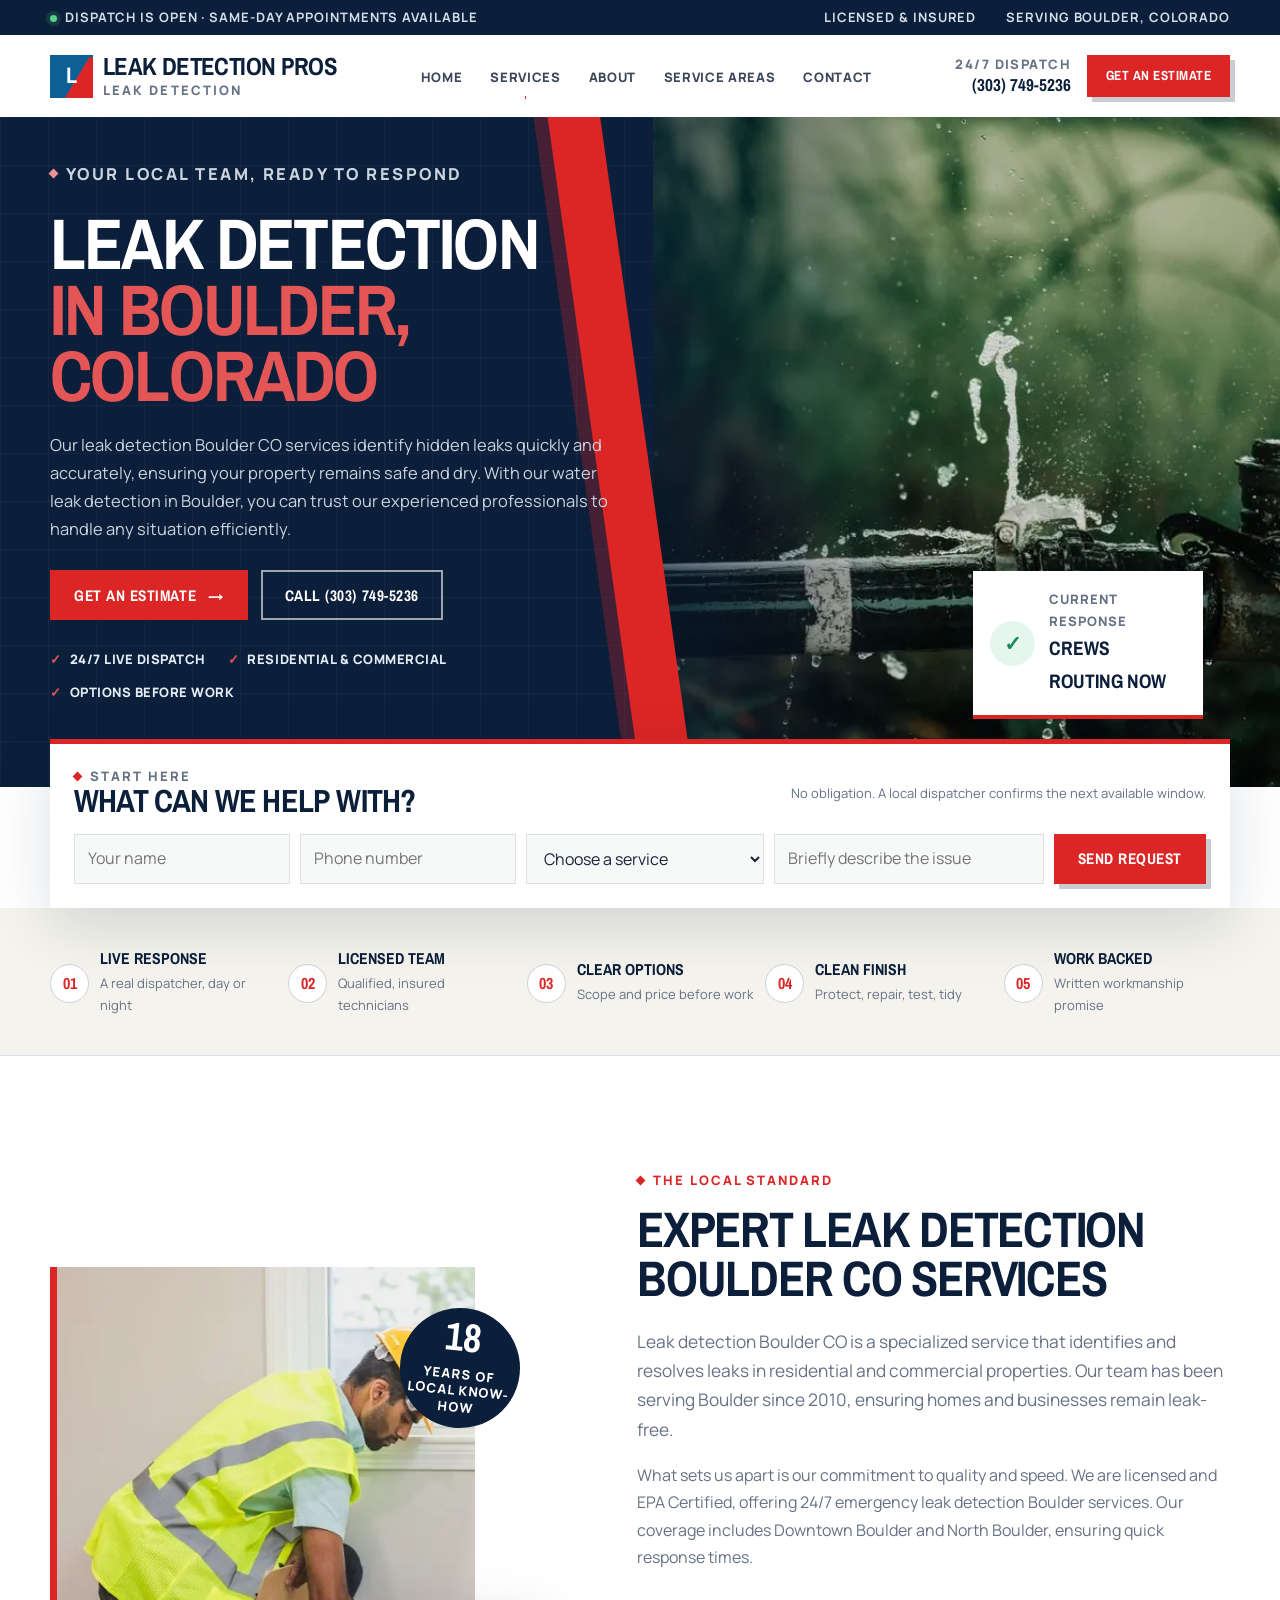
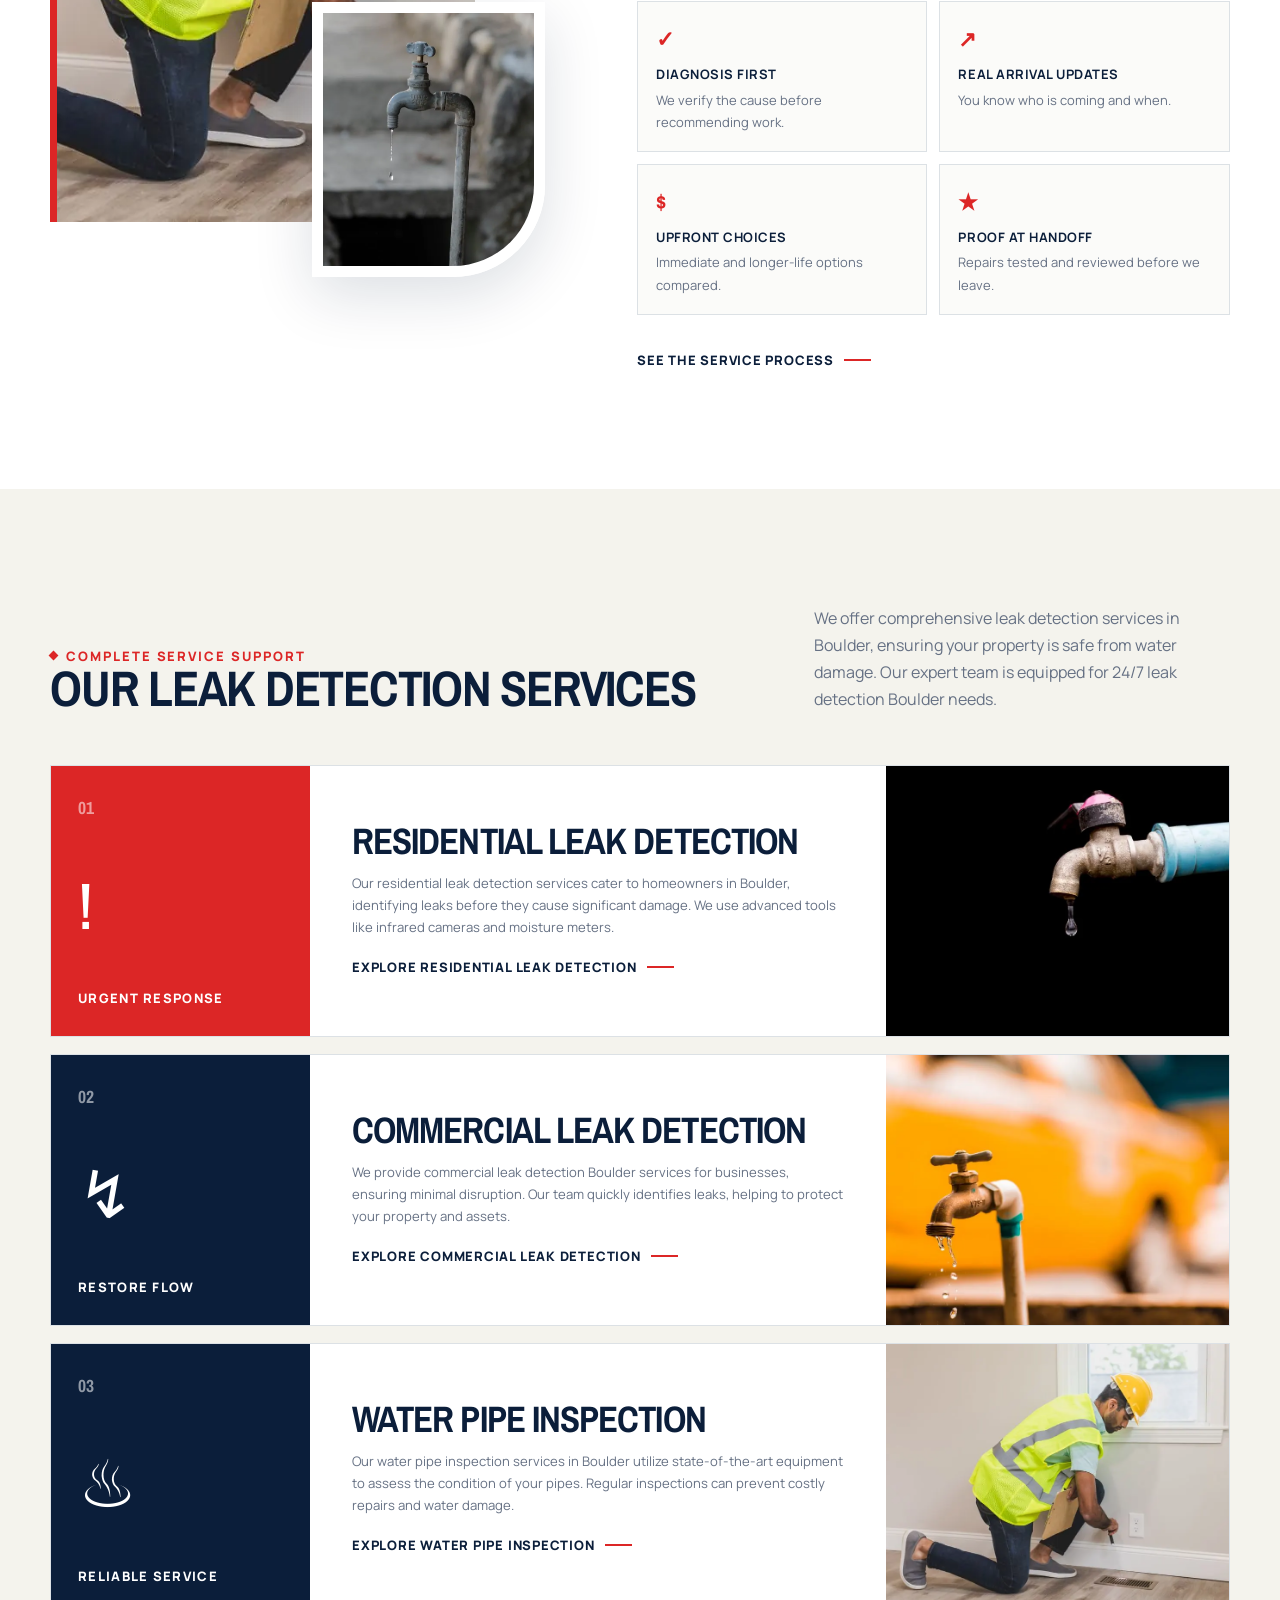
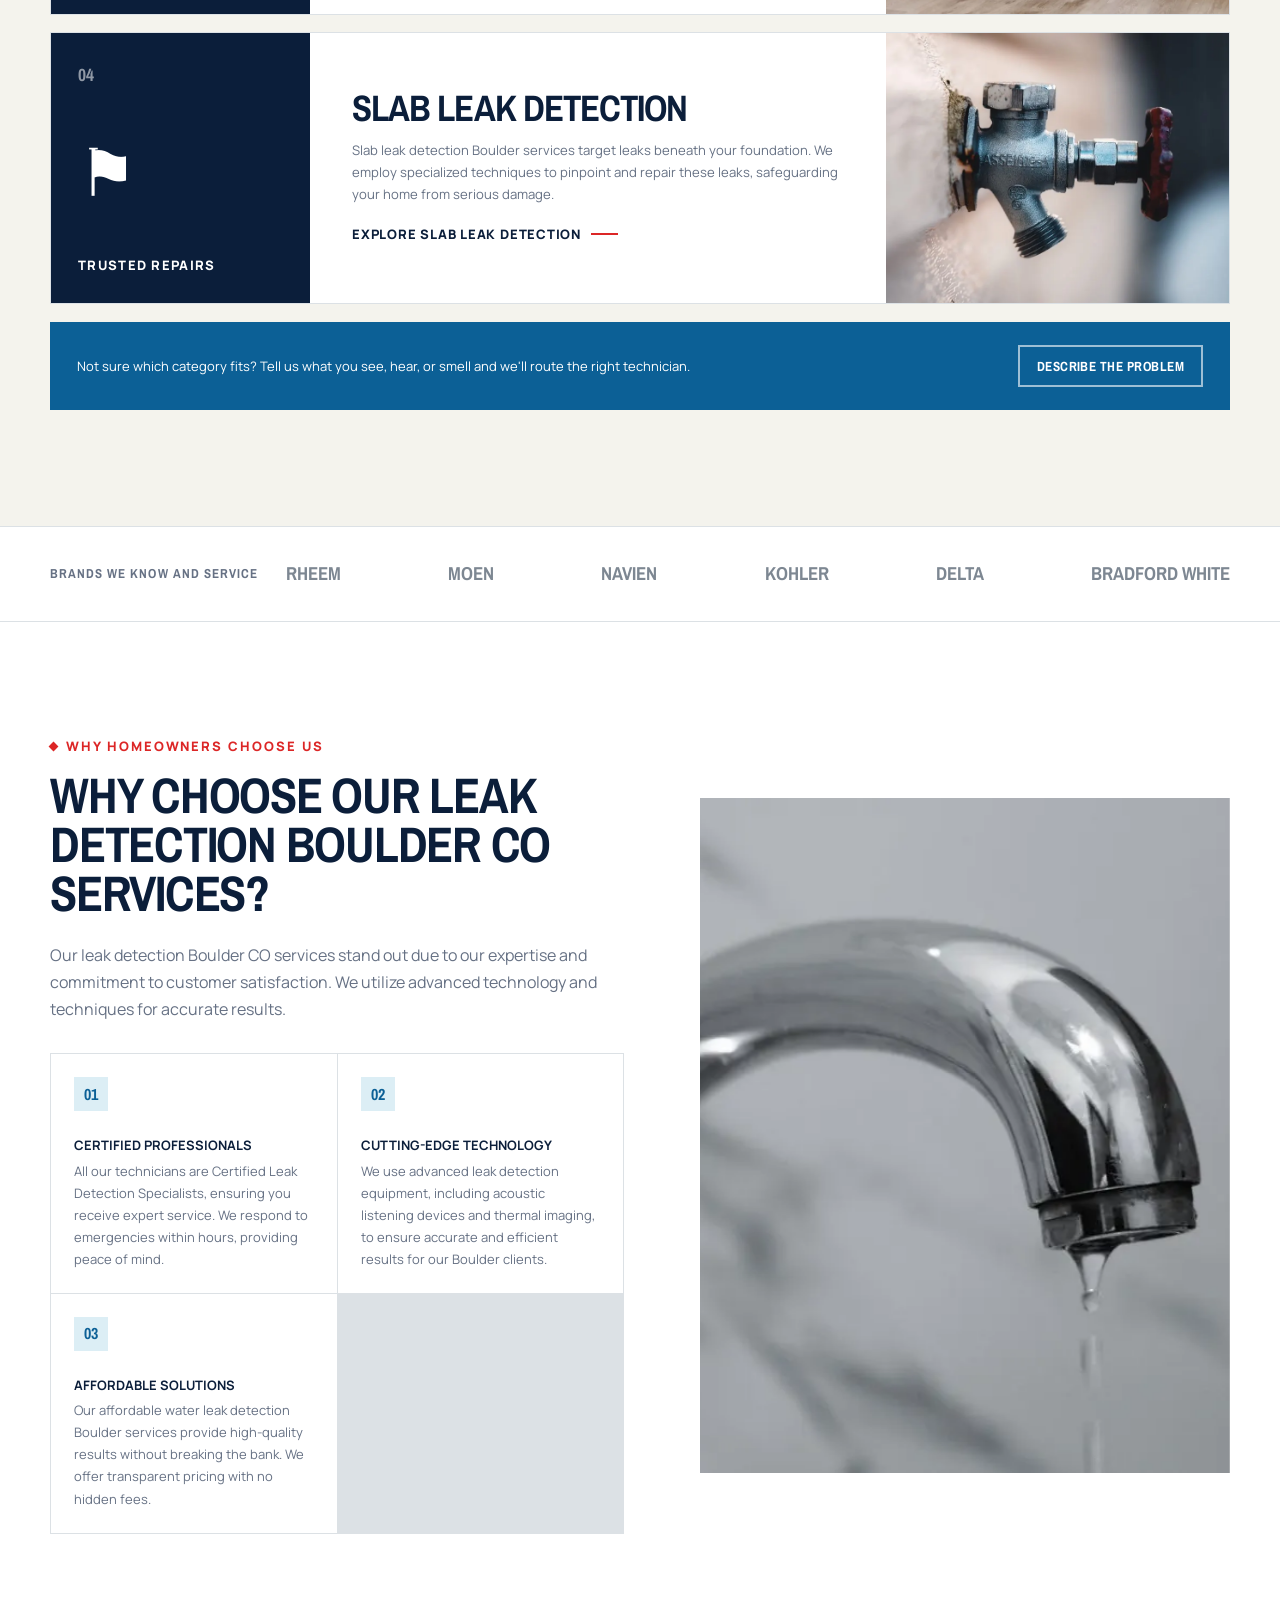
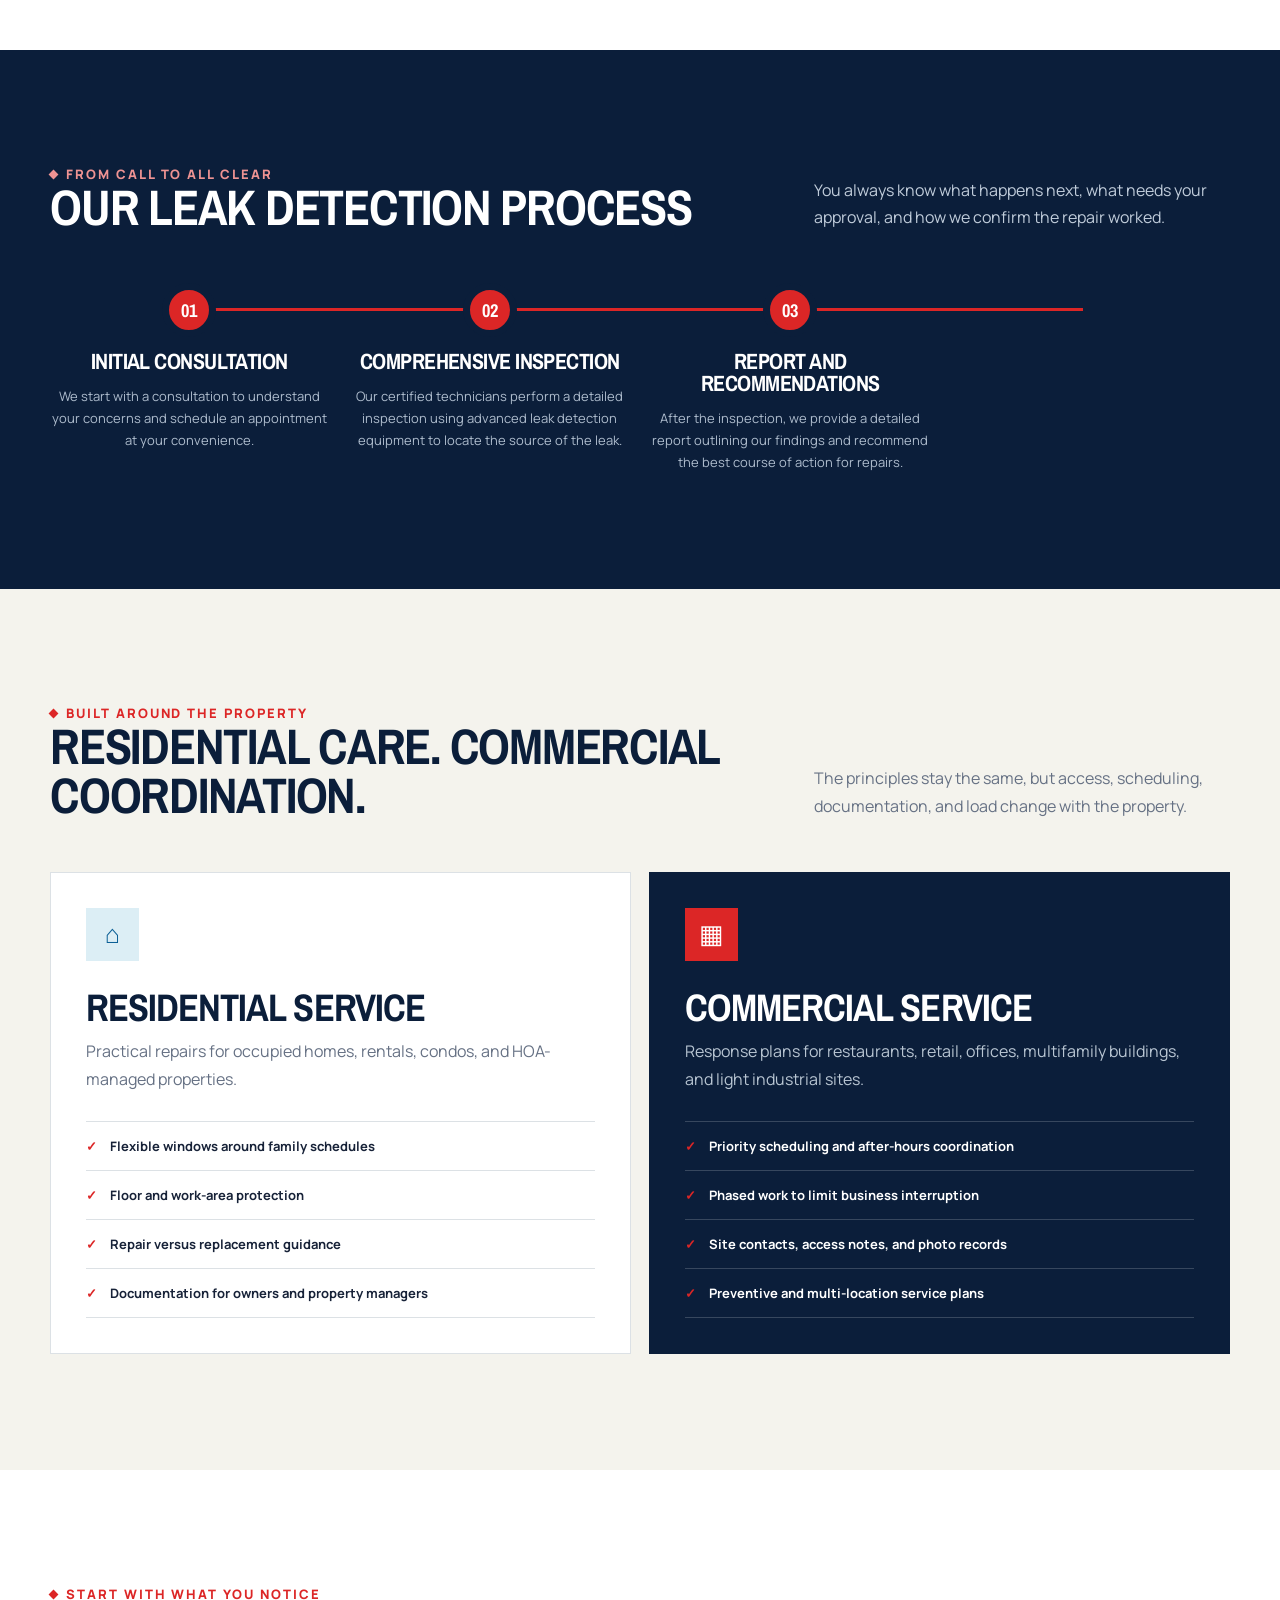
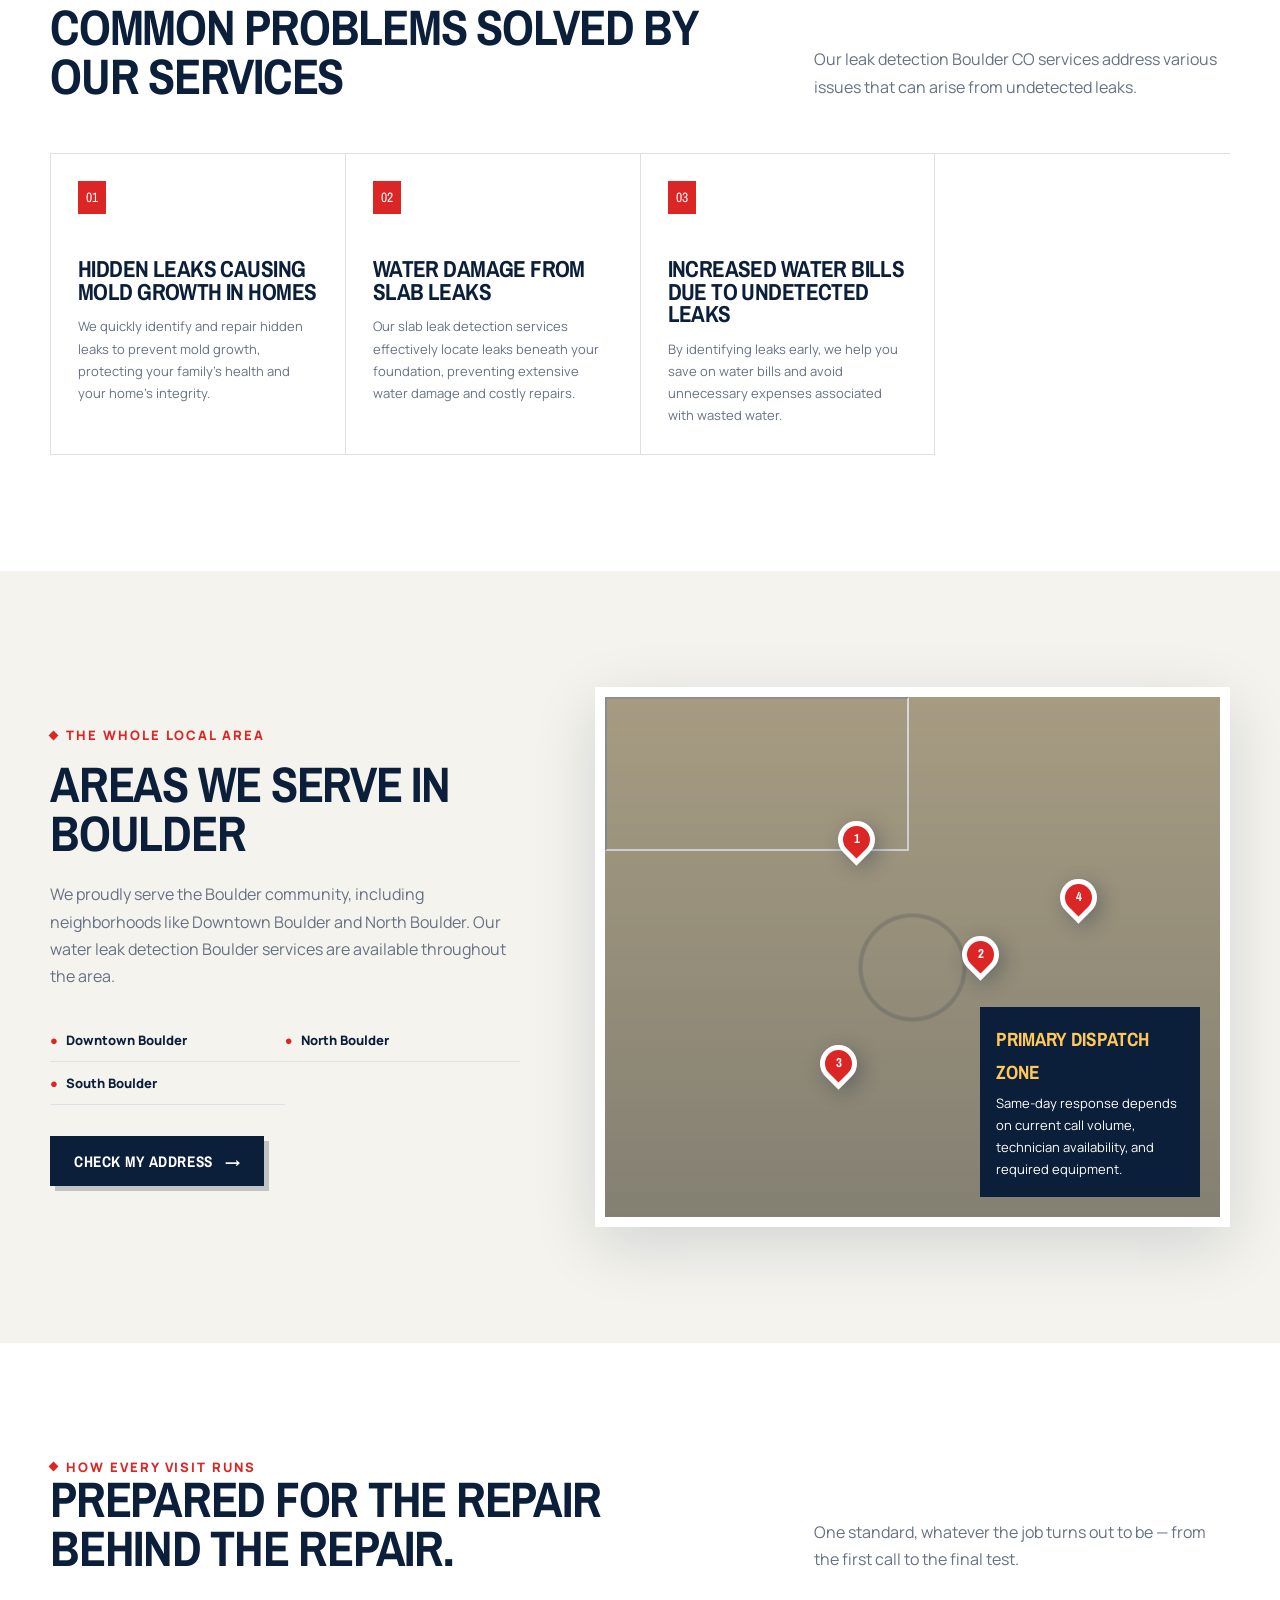
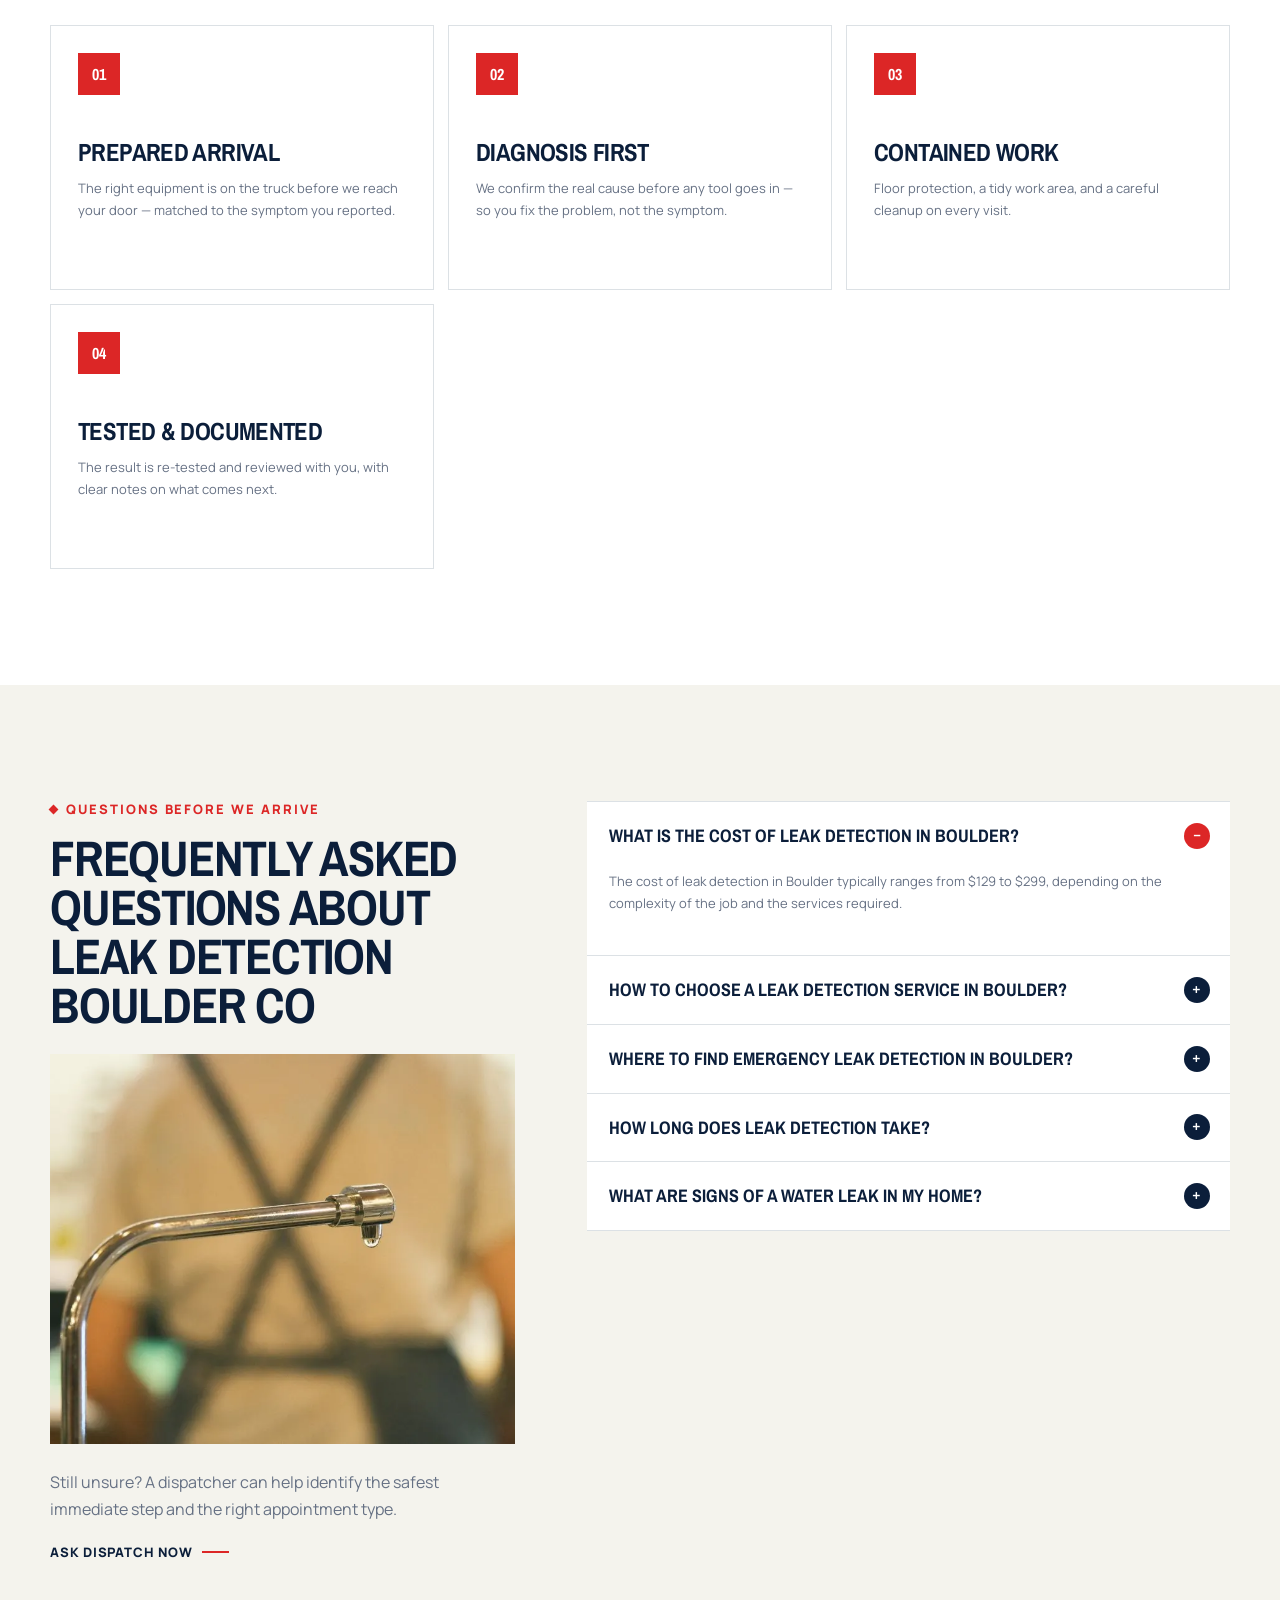
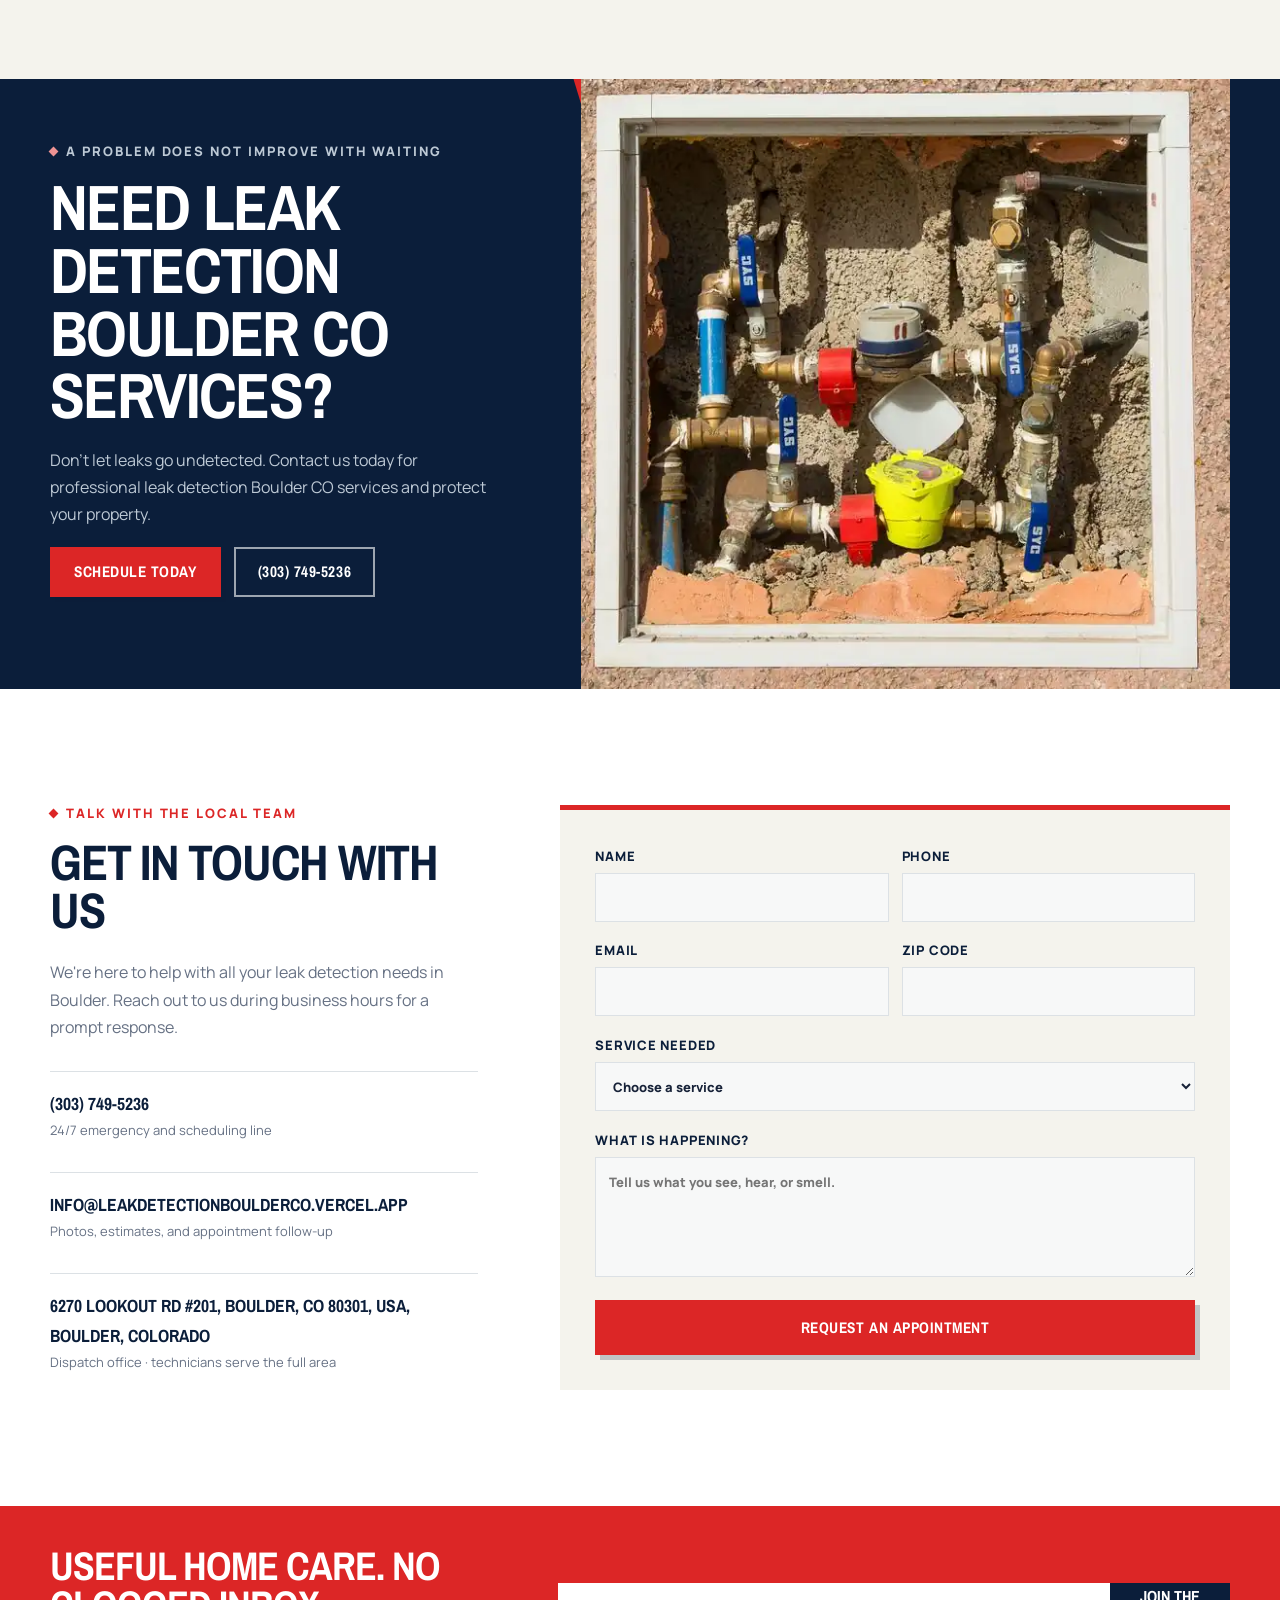
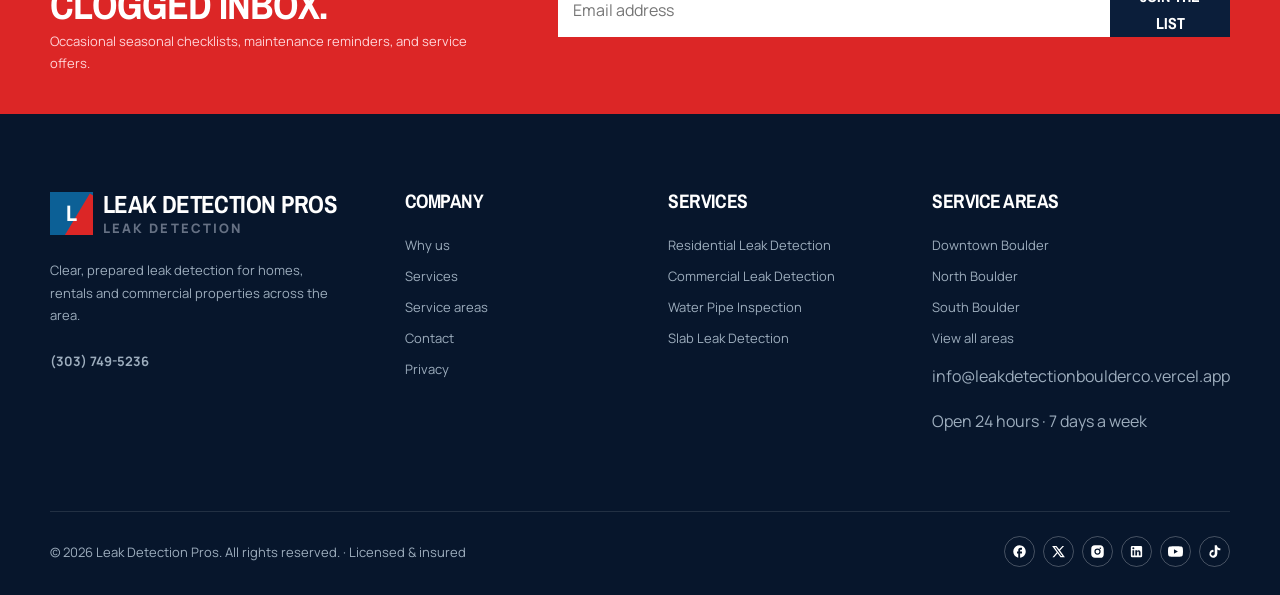
<file: index.html>
<!doctype html>
<html lang="en" class="scroll-smooth">
  <head>
    <meta name="google-site-verification" content="osVU0XmLqCDQNjfjllSvHSuJmwJIkAvHh_i6Pwz9bLI" />
    <meta charset="UTF-8" />
    <meta name="viewport" content="width=device-width, initial-scale=1.0" />
    <title>Leak Detection Boulder CO | Water Leak Detection in Boulder</title>
    <meta name="description" content="For expert leak detection Boulder CO, trust our team for reliable water leak detection in Boulder. Contact us for prompt service and peace of mind.">
    <meta name="author" content="Leak Detection Pros">
    <meta name="robots" content="index, follow">
    <link rel="canonical" href="https://leakdetectionboulderco.vercel.app">
    
    <script type="application/ld+json">
{
  "@context": "https://schema.org",
  "@type": "LocalBusiness",
  "@id": "https://leakdetectionboulderco.vercel.app/#localbusiness",
  "name": "Leak Detection Pros",
  "url": "https://leakdetectionboulderco.vercel.app/",
  "telephone": "(303) 749-5236",
  "description": "Leak detection Boulder CO is a specialized service that identifies and resolves leaks in residential and commercial properties. Our team has been serving Boulder since 2010, ensuring homes and businesses remain leak-free.",
  "address": {
    "@type": "PostalAddress",
    "streetAddress": "6270 Lookout Rd #201, Boulder, CO 80301, USA",
    "addressLocality": "Boulder",
    "addressRegion": "Colorado",
    "postalCode": "80302",
    "addressCountry": "US"
  },
  "geo": {
    "@type": "GeoCoordinates",
    "latitude": "40.0150",
    "longitude": "-105.2705"
  },
  "areaServed": [
    {
      "@type": "AdministrativeArea",
      "name": "Downtown Boulder"
    },
    {
      "@type": "AdministrativeArea",
      "name": "North Boulder"
    },
    {
      "@type": "AdministrativeArea",
      "name": "South Boulder"
    }
  ],
  "hasOfferCatalog": {
    "@type": "OfferCatalog",
    "name": "Leak Detection Pros Services",
    "itemListElement": [
      {
        "@type": "Offer",
        "itemOffered": {
          "@type": "Service",
          "name": "Residential Leak Detection",
          "provider": {
            "@type": "LocalBusiness",
            "@id": "https://leakdetectionboulderco.vercel.app/#localbusiness"
          }
        }
      },
      {
        "@type": "Offer",
        "itemOffered": {
          "@type": "Service",
          "name": "Commercial Leak Detection",
          "provider": {
            "@type": "LocalBusiness",
            "@id": "https://leakdetectionboulderco.vercel.app/#localbusiness"
          }
        }
      },
      {
        "@type": "Offer",
        "itemOffered": {
          "@type": "Service",
          "name": "Water Pipe Inspection",
          "provider": {
            "@type": "LocalBusiness",
            "@id": "https://leakdetectionboulderco.vercel.app/#localbusiness"
          }
        }
      },
      {
        "@type": "Offer",
        "itemOffered": {
          "@type": "Service",
          "name": "Slab Leak Detection",
          "provider": {
            "@type": "LocalBusiness",
            "@id": "https://leakdetectionboulderco.vercel.app/#localbusiness"
          }
        }
      }
    ]
  },
  "openingHoursSpecification": [
    {
      "@type": "OpeningHoursSpecification",
      "dayOfWeek": [
        "Monday",
        "Tuesday",
        "Wednesday",
        "Thursday",
        "Friday"
      ],
      "opens": "08:00",
      "closes": "18:00"
    }
  ],
  "priceRange": "$"
}
</script>
<script type="application/ld+json">
{
  "@context": "https://schema.org",
  "@type": "FAQPage",
  "mainEntity": [
    {
      "@type": "Question",
      "name": "What is the cost of leak detection in Boulder?",
      "acceptedAnswer": {
        "@type": "Answer",
        "text": "The cost of leak detection in Boulder typically ranges from $129 to $299, depending on the complexity of the job and the services required."
      }
    },
    {
      "@type": "Question",
      "name": "How to choose a leak detection service in Boulder?",
      "acceptedAnswer": {
        "@type": "Answer",
        "text": "To choose a leak detection service in Boulder, look for certified professionals with certified experience, advanced technology, and transparent pricing."
      }
    },
    {
      "@type": "Question",
      "name": "Where to find emergency leak detection in Boulder?",
      "acceptedAnswer": {
        "@type": "Answer",
        "text": "Emergency leak detection services in Boulder can be found through local listings or by contacting us directly for immediate assistance."
      }
    },
    {
      "@type": "Question",
      "name": "How long does leak detection take?",
      "acceptedAnswer": {
        "@type": "Answer",
        "text": "Most leak detection jobs in Boulder take between one to three hours, depending on the size of the property and the complexity of the leak."
      }
    },
    {
      "@type": "Question",
      "name": "What are signs of a water leak in my home?",
      "acceptedAnswer": {
        "@type": "Answer",
        "text": "Signs of a water leak include unexplained water bills, damp spots on walls or ceilings, and the sound of running water when no taps are on."
      }
    }
  ]
}
</script>
    <meta property="og:type" content="website">
    <meta property="og:title" content="Leak Detection Boulder CO | Water Leak Detection in Boulder">
    <meta property="og:description" content="For expert leak detection Boulder CO, trust our team for reliable water leak detection in Boulder. Contact us for prompt service and peace of mind.">
    <meta property="og:url" content="https://leakdetectionboulderco.vercel.app/">
    <link rel="icon" href="data:image/svg+xml,%3Csvg%20xmlns=%27http://www.w3.org/2000/svg%27%20viewBox=%270%200%2032%2032%27%3E%3Crect%20width=%2732%27%20height=%2732%27%20fill=%27%230b1e3a%27/%3E%3Crect%20x=%2719%27%20y=%2719%27%20width=%2713%27%20height=%2713%27%20fill=%27%23DC2626%27/%3E%3Ctext%20x=%2714%27%20y=%2723%27%20font-family=%27Arial,sans-serif%27%20font-size=%2719%27%20font-weight=%27700%27%20fill=%27%23ffffff%27%20text-anchor=%27middle%27%3EL%3C/text%3E%3C/svg%3E" type="image/svg+xml" />
    <link rel="preload" as="image" href="assets/images/gen/leak-detection-pros-technician-at-work-5cbe73a4.webp" fetchpriority="high" />
    <meta name="theme-color" content="#0b1e3a" />
    <link rel="preconnect" href="https://fonts.googleapis.com" />
    <link rel="preconnect" href="https://fonts.gstatic.com" crossorigin />
    <link rel="preload" as="style" href="https://fonts.googleapis.com/css2?family=Archivo+Narrow:wght@600;700&family=Manrope:wght@400;500;600;700;800&display=swap" />
    <link rel="stylesheet" href="https://fonts.googleapis.com/css2?family=Archivo+Narrow:wght@600;700&family=Manrope:wght@400;500;600;700;800&display=swap" media="print" onload="this.media='all'" />
    <link rel="stylesheet" href="assets/global.css" />
    <noscript><link rel="stylesheet" href="https://fonts.googleapis.com/css2?family=Archivo+Narrow:wght@600;700&family=Manrope:wght@400;500;600;700;800&display=swap" /><style>[data-sal]{opacity:1 !important;transform:none !important;}</style></noscript>
  <!--rl-leads--><script>window.__RL_LEADS={siteId:"6aad7556c2e1089cd0b02207",apiBase:"https://ranklocal.cc",turnstileSiteKey:""};</script><script>
(function(){
  function cfg(){
    var c=window.__RL_LEADS||{};
    var base=String(c.apiBase||''); var siteId=String(c.siteId||'');
    if(base.indexOf('http')!==0) return null;
    if(!siteId||siteId.indexOf('{{')!==-1) return null;
    var key=String(c.turnstileSiteKey||''); if(key.indexOf('{{')!==-1) key='';
    while(base.length&&base.charAt(base.length-1)==='/') base=base.slice(0,-1);
    return {apiBase:base,siteId:siteId,ts:key};
  }
  var C=cfg(); if(!C) return;
  var TS={loading:false,loaded:false,q:[]};
  function loadTs(cb){
    if(TS.loaded&&window.turnstile) return cb();
    TS.q.push(cb); if(TS.loading) return; TS.loading=true;
    window.__rlTsReady=function(){TS.loaded=true;TS.q.forEach(function(f){f();});TS.q=[];};
    var s=document.createElement('script');
    s.src='https://challenges.cloudflare.com/turnstile/v0/api.js?onload=__rlTsReady&render=explicit';
    s.async=true; s.defer=true; document.head.appendChild(s);
  }
  function mountTs(form){
    if(!C.ts||form.__rlTs) return; form.__rlTs=true;
    var box=document.createElement('div'); box.className='rl-turnstile'; box.style.margin='10px 0';
    var sb=form.querySelector('button[type=submit],input[type=submit]');
    if(sb&&sb.parentNode) sb.parentNode.insertBefore(box,sb); else form.appendChild(box);
    loadTs(function(){ try{ window.turnstile.render(box,{sitekey:C.ts,size:'flexible'}); }catch(e){} });
  }
  function ensureHp(form){
    if(form.querySelector('[name=_hp]')) return;
    var i=document.createElement('input'); i.type='text'; i.name='_hp'; i.tabIndex=-1;
    i.setAttribute('autocomplete','off'); i.setAttribute('aria-hidden','true');
    i.style.cssText='position:absolute;left:-9999px;width:1px;height:1px;opacity:0;pointer-events:none';
    form.appendChild(i);
  }
  function setup(){
    var forms=document.querySelectorAll('form[data-rl-lead]');
    for(var i=0;i<forms.length;i++){ (function(f){
      ensureHp(f);
      if(C.ts){ f.addEventListener('focusin',function(){mountTs(f);},{once:true}); }
    })(forms[i]); }
  }
  if(document.readyState==='loading') document.addEventListener('DOMContentLoaded',setup); else setup();
  document.addEventListener('submit',function(e){
    var f=e.target;
    if(!f||!f.matches||!f.matches('form[data-rl-lead]')) return;
    var hp=f.querySelector('[name=_hp]'); if(hp&&hp.value) return;
    var data={}; var els=f.querySelectorAll('input,textarea,select');
    for(var i=0;i<els.length;i++){ var el=els[i]; var n=el.name;
      if(!n||n==='_hp'||n==='cf-turnstile-response') continue; data[n]=el.value; }
    data.pageUrl=window.location.href;
    var tok=f.querySelector('[name=cf-turnstile-response]'); if(tok&&tok.value) data.turnstileToken=tok.value;
    try{ fetch(C.apiBase+'/api/leads/'+encodeURIComponent(C.siteId),{method:'POST',headers:{'Content-Type':'application/json'},body:JSON.stringify(data),keepalive:true}).catch(function(){}); }catch(_e){}
  },true);
})();
</script>
</head>
  <body id="top">
    <a class="skip-link" href="#main-content">Skip to content</a>
    
<div id="navbar-container">
  <header class="site-header">
    <div class="utility-bar">
      <div class="shell utility-inner">
        <p><span class="live-dot"></span>Dispatch is open &middot; same-day appointments available</p>
        <div><span>Licensed &amp; insured</span><span>Serving Boulder, Colorado</span></div>
      </div>
    </div>
    <div class="shell main-nav">
      <a class="brand" href="/" aria-label="Leak Detection Pros home">
        <span class="brand-mark"><b>L</b></span>
        <span>Leak Detection Pros<small>LEAK DETECTION</small></span>
      </a>
      <button class="nav-toggle" type="button" aria-expanded="false" aria-controls="primary-navigation">
        <span></span><span></span><span></span><b class="sr-only">Toggle menu</b>
      </button>
      <nav class="nav-links" id="primary-navigation" aria-label="Primary navigation">
        <a href="/">Home</a>
        <a href="services">Services</a>
        <a href="about">About</a>
        <a href="locations">Service areas</a>
        
        <a href="contact">Contact</a>
      </nav>
      <div class="nav-actions">
        <a class="nav-phone" href="tel:3037495236"><small>24/7 dispatch</small>(303) 749-5236</a>
        <a class="button button-small" href="tel:3037495236">Get an estimate</a>
      </div>
    </div>
  </header>
</div>
    <main id="main-content">
      
<div id="hero-container">
  <section class="hero">
    <div class="hero-visual" data-media-slot="homepage-hero">
      <img src="assets/images/gen/leak-detection-pros-technician-at-work-5cbe73a4.webp" alt="Leak Detection Pros technician at work" />
    </div>
    <div class="shell hero-grid">
      <div class="hero-copy" data-sal="slide-up" data-sal-duration="650">
        <p class="eyebrow eyebrow-light">Your local team, ready to respond</p>
        <h1>leak detection<br /><span>in Boulder, Colorado</span></h1>
        <p>Our leak detection Boulder CO services identify hidden leaks quickly and accurately, ensuring your property remains safe and dry. With our water leak detection in Boulder, you can trust our experienced professionals to handle any situation efficiently.</p>
        <div class="hero-actions">
          <a class="button" href="tel:3037495236">Get an Estimate <span>&#8594;</span></a>
          <a class="button button-outline" href="tel:3037495236">Call (303) 749-5236</a>
        </div>
        <ul class="hero-points"><li>24/7 live dispatch</li><li>Residential &amp; commercial</li><li>Options before work</li></ul>
      </div>
    </div>
    <div class="arrival-card">
      <b>&#10003;</b>
      <div><span>Current response</span><strong>Crews routing now</strong></div>
    </div>
  </section>
</div>
      
<div id="request-rail-container">
  <div class="request-rail" id="request">
    <div class="shell request-panel">
      <div class="request-panel-head">
        <div><p class="eyebrow">Start here</p><h2>What can we help with?</h2></div>
        <p>No obligation. A local dispatcher confirms the next available window.</p>
      </div>
      <form class="inline-form" id="hero-request-form" data-rl-lead><input type="text" name="_hp" tabindex="-1" autocomplete="off" class="rl-hp" aria-hidden="true" />
        <input type="text" name="name" aria-label="Your name" placeholder="Your name" required />
        <input type="tel" name="phone" aria-label="Phone number" placeholder="Phone number" required />
        <select name="service" aria-label="Service needed" required><option value="">Choose a service</option><option>Residential Leak Detection</option><option>Commercial Leak Detection</option><option>Water Pipe Inspection</option><option>Slab Leak Detection</option></select>
        <input type="text" name="message" aria-label="Briefly describe the issue" placeholder="Briefly describe the issue" />
        <button class="button" type="submit">Send request</button>
      </form>
      <p class="form-success" role="status" aria-live="polite">Thanks — your request is in. Dispatch will contact you shortly.</p>
    </div>
  </div>
</div>
      
<div id="trust-strip-container">
  <section class="trust-rail" aria-label="Service assurances">
    <div class="shell trust-grid">
      <article><b>01</b><div><strong>Live response</strong><span>A real dispatcher, day or night</span></div></article><article><b>02</b><div><strong>Licensed team</strong><span>Qualified, insured technicians</span></div></article><article><b>03</b><div><strong>Clear options</strong><span>Scope and price before work</span></div></article><article><b>04</b><div><strong>Clean finish</strong><span>Protect, repair, test, tidy</span></div></article><article><b>05</b><div><strong>Work backed</strong><span>Written workmanship promise</span></div></article>
    </div>
  </section>
</div>
      
<div id="about-container">
  <section class="section about-section" id="about">
    <div class="shell about-grid">
      <div class="image-stack" data-sal="slide-right" data-sal-duration="600">
        <div class="image-stack-main" data-media-slot="about-primary"><img src="assets/images/gen/leak-detection-pros-technician-on-site-1895678c.webp" alt="Leak Detection Pros technician on site" loading="lazy" /></div>
        <div class="image-stack-small" data-media-slot="about-secondary"><img src="assets/images/gen/technician-using-tools-during-a-service-visit-79f5216c.webp" alt="Technician using tools during a service visit" loading="lazy" /></div>
        <div class="image-stack-note"><div><strong>18</strong><span>years of local know-how</span></div></div>
      </div>
      <div class="about-copy" data-sal="slide-left" data-sal-duration="600">
        <p class="eyebrow">The local standard</p>
        <h2>Expert Leak Detection Boulder CO Services</h2>
        <p class="lede">Leak detection Boulder CO is a specialized service that identifies and resolves leaks in residential and commercial properties. Our team has been serving Boulder since 2010, ensuring homes and businesses remain leak-free.</p>
        <p>What sets us apart is our commitment to quality and speed. We are licensed and EPA Certified, offering 24/7 emergency leak detection Boulder services. Our coverage includes Downtown Boulder and North Boulder, ensuring quick response times.</p>
        <div class="promise-grid">
          <article><b>&#10003;</b><strong>Diagnosis first</strong><span>We verify the cause before recommending work.</span></article><article><b>&#8599;</b><strong>Real arrival updates</strong><span>You know who is coming and when.</span></article><article><b>$</b><strong>Upfront choices</strong><span>Immediate and longer-life options compared.</span></article><article><b>&#9733;</b><strong>Proof at handoff</strong><span>Repairs tested and reviewed before we leave.</span></article>
        </div>
        <a class="text-link" href="#process">See the service process</a>
      </div>
    </div>
  </section>
</div>
      <!-- RL-AUTO:services-section START -->

<div id="services-container">
  <section class="section services-section" id="services">
    <div class="shell">
      <div class="section-head">
        <div><p class="eyebrow">Complete service support</p><h2>Our Leak Detection Services</h2></div>
        <p>We offer comprehensive leak detection services in Boulder, ensuring your property is safe from water damage. Our expert team is equipped for 24/7 leak detection Boulder needs.</p>
      </div>
      <div class="service-list">
        
        <a class="service-row" href="residential-leak-detection" data-sal="slide-up" data-sal-duration="520">
          <div class="service-row-index"><b>01</b><span>!</span><small>Urgent response</small></div>
          <div class="service-row-copy">
            <h3>Residential Leak Detection</h3>
            <p>Our residential leak detection services cater to homeowners in Boulder, identifying leaks before they cause significant damage. We use advanced tools like infrared cameras and moisture meters.</p>
            
            <span class="text-link">Explore Residential Leak Detection</span>
          </div>
          <div class="service-row-media" data-media-slot="service-residential-leak-detection"><img src="assets/images/gen/residential-leak-detection-46c53a9f.webp" alt="Residential Leak Detection" loading="lazy" /></div>
        </a>
        <a class="service-row" href="commercial-leak-detection" data-sal="slide-up" data-sal-duration="520">
          <div class="service-row-index"><b>02</b><span>&#8623;</span><small>Restore flow</small></div>
          <div class="service-row-copy">
            <h3>Commercial Leak Detection</h3>
            <p>We provide commercial leak detection Boulder services for businesses, ensuring minimal disruption. Our team quickly identifies leaks, helping to protect your property and assets.</p>
            
            <span class="text-link">Explore Commercial Leak Detection</span>
          </div>
          <div class="service-row-media" data-media-slot="service-commercial-leak-detection"><img src="assets/images/gen/commercial-leak-detection-9a5040a3.webp" alt="Commercial Leak Detection" loading="lazy" /></div>
        </a>
        <a class="service-row" href="water-pipe-inspection" data-sal="slide-up" data-sal-duration="520">
          <div class="service-row-index"><b>03</b><span>&#9832;</span><small>Reliable service</small></div>
          <div class="service-row-copy">
            <h3>Water Pipe Inspection</h3>
            <p>Our water pipe inspection services in Boulder utilize state-of-the-art equipment to assess the condition of your pipes. Regular inspections can prevent costly repairs and water damage.</p>
            
            <span class="text-link">Explore Water Pipe Inspection</span>
          </div>
          <div class="service-row-media" data-media-slot="service-water-pipe-inspection"><img src="assets/images/gen/leak-detection-pros-technician-on-site-1895678c.webp" alt="Water Pipe Inspection" loading="lazy" /></div>
        </a>
        <a class="service-row" href="slab-leak-detection" data-sal="slide-up" data-sal-duration="520">
          <div class="service-row-index"><b>04</b><span>&#9873;</span><small>Trusted repairs</small></div>
          <div class="service-row-copy">
            <h3>Slab Leak Detection</h3>
            <p>Slab leak detection Boulder services target leaks beneath your foundation. We employ specialized techniques to pinpoint and repair these leaks, safeguarding your home from serious damage.</p>
            
            <span class="text-link">Explore Slab Leak Detection</span>
          </div>
          <div class="service-row-media" data-media-slot="service-slab-leak-detection"><img src="assets/images/gen/slab-leak-detection-7db8baf1.webp" alt="Slab Leak Detection" loading="lazy" /></div>
        </a>
      </div>
      <div class="service-more"><p>Not sure which category fits? Tell us what you see, hear, or smell and we'll route the right technician.</p><a class="button button-outline button-small" href="tel:3037495236">Describe the problem</a></div>
    </div>
  </section>
</div>
<!-- RL-AUTO:services-section END -->
      
<div id="partner-logos-container">
  <section class="brand-rail" aria-label="Brands serviced">
    <div class="shell brand-rail-inner">
      <p>Brands we know and service</p>
      <div><span>Rheem</span><span>Moen</span><span>Navien</span><span>Kohler</span><span>Delta</span><span>Bradford White</span></div>
    </div>
  </section>
</div>
      
<div id="why-choose-us-container">
  <section class="section why-section">
    <div class="shell why-grid">
      <div class="why-copy">
        <p class="eyebrow">Why homeowners choose us</p>
        <h2>Why Choose Our Leak Detection Boulder CO Services?</h2>
        <p>Our leak detection Boulder CO services stand out due to our expertise and commitment to customer satisfaction. We utilize advanced technology and techniques for accurate results.</p>
        <div class="reason-list">
          <article><b>01</b><strong>Certified Professionals</strong><span>All our technicians are Certified Leak Detection Specialists, ensuring you receive expert service. We respond to emergencies within hours, providing peace of mind.</span></article><article><b>02</b><strong>Cutting-Edge Technology</strong><span>We use advanced leak detection equipment, including acoustic listening devices and thermal imaging, to ensure accurate and efficient results for our Boulder clients.</span></article><article><b>03</b><strong>Affordable Solutions</strong><span>Our affordable water leak detection Boulder services provide high-quality results without breaking the bank. We offer transparent pricing with no hidden fees.</span></article>
        </div>
      </div>
      <div class="why-visual" data-media-slot="why-choose-us" data-sal="slide-left" data-sal-duration="600">
        <img src="assets/images/gen/technician-reviewing-a-repair-plan-833dda2b.webp" alt="Technician reviewing a repair plan" loading="lazy" />
        
      </div>
    </div>
  </section>
</div>
      
<div id="service-process-container">
  <section class="section route-section" id="process">
    <div class="shell">
      <div class="section-head light">
        <div><p class="eyebrow eyebrow-light">From call to all clear</p><h2>Our Leak Detection Process</h2></div>
        <p>You always know what happens next, what needs your approval, and how we confirm the repair worked.</p>
      </div>
      <div class="route-grid">
        <article><b>01</b><h3>Initial Consultation</h3><p>We start with a consultation to understand your concerns and schedule an appointment at your convenience.</p></article><article><b>02</b><h3>Comprehensive Inspection</h3><p>Our certified technicians perform a detailed inspection using advanced leak detection equipment to locate the source of the leak.</p></article><article><b>03</b><h3>Report and Recommendations</h3><p>After the inspection, we provide a detailed report outlining our findings and recommend the best course of action for repairs.</p></article>
      </div>
    </div>
  </section>
</div>
      
<div id="compare-container">
  <section class="section compare-section">
    <div class="shell">
      <div class="section-head">
        <div><p class="eyebrow">Built around the property</p><h2>Residential care. Commercial coordination.</h2></div>
        <p>The principles stay the same, but access, scheduling, documentation, and load change with the property.</p>
      </div>
      <div class="compare-grid">
        <article class="compare-card">
          <div class="compare-icon">&#8962;</div>
          <h3>Residential service</h3>
          <p>Practical repairs for occupied homes, rentals, condos, and HOA-managed properties.</p>
          <ul class="check-list">
            <li>Flexible windows around family schedules</li>
            <li>Floor and work-area protection</li>
            <li>Repair versus replacement guidance</li>
            <li>Documentation for owners and property managers</li>
          </ul>
        </article>
        <article class="compare-card featured">
          <div class="compare-icon">&#9638;</div>
          <h3>Commercial service</h3>
          <p>Response plans for restaurants, retail, offices, multifamily buildings, and light industrial sites.</p>
          <ul class="check-list">
            <li>Priority scheduling and after-hours coordination</li>
            <li>Phased work to limit business interruption</li>
            <li>Site contacts, access notes, and photo records</li>
            <li>Preventive and multi-location service plans</li>
          </ul>
        </article>
      </div>
    </div>
  </section>
</div>
      
<div id="problems-solved-container">
  <section class="section problems-section">
    <div class="shell">
      <div class="section-head">
        <div><p class="eyebrow">Start with what you notice</p><h2>Common Problems Solved by Our Services</h2></div>
        <p>Our leak detection Boulder CO services address various issues that can arise from undetected leaks.</p>
      </div>
      <div class="problem-grid">
        <article><span>01</span><h3>Hidden leaks causing mold growth in homes</h3><p>We quickly identify and repair hidden leaks to prevent mold growth, protecting your family's health and your home's integrity.</p></article><article><span>02</span><h3>Water damage from slab leaks</h3><p>Our slab leak detection services effectively locate leaks beneath your foundation, preventing extensive water damage and costly repairs.</p></article><article><span>03</span><h3>Increased water bills due to undetected leaks</h3><p>By identifying leaks early, we help you save on water bills and avoid unnecessary expenses associated with wasted water.</p></article>
      </div>
    </div>
  </section>
</div>
      

      <!-- RL-AUTO:locations-section START -->

<div id="service-area-container">
  <section class="section area-section" id="areas">
    <div class="shell area-grid">
      <div class="area-copy">
        <p class="eyebrow">The whole local area</p>
        <h2>Areas We Serve in Boulder</h2>
        <p>We proudly serve the Boulder community, including neighborhoods like Downtown Boulder and North Boulder. Our water leak detection Boulder services are available throughout the area.</p>
        <ul class="city-list"><li><a href="leak-detection-downtown-boulder">Downtown Boulder</a></li><li><a href="leak-detection-north-boulder">North Boulder</a></li><li><a href="leak-detection-south-boulder">South Boulder</a></li></ul>
        <a class="button button-navy" href="#contact">Check my address <span>&#8594;</span></a>
      </div>
      <div class="map-card" data-media-slot="service-area-map">
        <iframe title="Leak Detection Pros service area map" src="https://maps.google.com/maps?q=6270%20Lookout%20Rd%20%23201%2C%20Boulder%2C%20CO%2080301%2C%20USA%2C%20Boulder%2C%20Colorado&t=&z=14&ie=UTF8&iwloc=B&output=embed" loading="lazy" referrerpolicy="no-referrer-when-downgrade" allowfullscreen></iframe>
        <span class="map-pin pin-1"><b>1</b></span><span class="map-pin pin-2"><b>2</b></span><span class="map-pin pin-3"><b>3</b></span><span class="map-pin pin-4"><b>4</b></span>
        <div class="map-note"><strong>Primary dispatch zone</strong>Same-day response depends on current call volume, technician availability, and required equipment.</div>
      </div>
    </div>
  </section>
</div>
<!-- RL-AUTO:locations-section END -->
      
<div id="gallery-container">
  <section class="section gallery-section">
    <div class="shell">
      <div class="section-head">
        <div><p class="eyebrow">How every visit runs</p><h2>Prepared for the repair behind the repair.</h2></div>
        <p>One standard, whatever the job turns out to be — from the first call to the final test.</p>
      </div>
      <div class="detail-card-grid">
        <article class="detail-card"><b>01</b><h3>Prepared arrival</h3><p>The right equipment is on the truck before we reach your door — matched to the symptom you reported.</p></article><article class="detail-card"><b>02</b><h3>Diagnosis first</h3><p>We confirm the real cause before any tool goes in — so you fix the problem, not the symptom.</p></article><article class="detail-card"><b>03</b><h3>Contained work</h3><p>Floor protection, a tidy work area, and a careful cleanup on every visit.</p></article><article class="detail-card"><b>04</b><h3>Tested &amp; documented</h3><p>The result is re-tested and reviewed with you, with clear notes on what comes next.</p></article>
      </div>
    </div>
  </section>
</div>
      
<div id="faq-container">
  <section class="section faq-section" id="faq">
    <div class="shell faq-grid">
      <div class="faq-aside">
        <p class="eyebrow">Questions before we arrive</p>
        <h2>Frequently Asked Questions About Leak Detection Boulder CO</h2>
        <div data-media-slot="faq-image"><img src="assets/images/gen/home-prepared-for-service-dd9c71e0.webp" alt="Home prepared for service" loading="lazy" /></div>
        <p>Still unsure? A dispatcher can help identify the safest immediate step and the right appointment type.</p>
        <a class="text-link" href="tel:3037495236">Ask dispatch now</a>
      </div>
      <div class="faq-list">
        <details open><summary>What is the cost of leak detection in Boulder?</summary><p>The cost of leak detection in Boulder typically ranges from $129 to $299, depending on the complexity of the job and the services required.</p></details><details><summary>How to choose a leak detection service in Boulder?</summary><p>To choose a leak detection service in Boulder, look for certified professionals with certified experience, advanced technology, and transparent pricing.</p></details><details><summary>Where to find emergency leak detection in Boulder?</summary><p>Emergency leak detection services in Boulder can be found through local listings or by contacting us directly for immediate assistance.</p></details><details><summary>How long does leak detection take?</summary><p>Most leak detection jobs in Boulder take between one to three hours, depending on the size of the property and the complexity of the leak.</p></details><details><summary>What are signs of a water leak in my home?</summary><p>Signs of a water leak include unexplained water bills, damp spots on walls or ceilings, and the sound of running water when no taps are on.</p></details>
      </div>
    </div>
  </section>
</div>
      
<div id="cta-container">
  <section class="cta-band">
    <div class="shell cta-grid">
      <div class="cta-copy">
        <p class="eyebrow eyebrow-light">A problem does not improve with waiting</p>
        <h2>Need Leak Detection Boulder CO Services?</h2>
        <p>Don't let leaks go undetected. Contact us today for professional leak detection Boulder CO services and protect your property.</p>
        <div class="hero-actions"><a class="button" href="tel:3037495236">Schedule Today</a><a class="button button-outline" href="tel:3037495236">(303) 749-5236</a></div>
      </div>
      <div class="cta-photo" data-media-slot="cta-image"><img src="assets/images/gen/well-maintained-local-home-298039f4.webp" alt="Well-maintained local home" loading="lazy" /></div>
    </div>
  </section>
</div>
      
<div id="contact-container">
  <section class="section contact-section" id="contact">
    <div class="shell contact-grid">
      <div class="contact-copy">
        <p class="eyebrow">Talk with the local team</p>
        <h2>Get in Touch with Us</h2>
        <p>We're here to help with all your leak detection needs in Boulder. Reach out to us during business hours for a prompt response.</p>
        <div class="contact-details">
          <article><strong><a href="tel:3037495236" style="color:inherit;">(303) 749-5236</a></strong><span>24/7 emergency and scheduling line</span></article>
          <article><strong><a href="mailto:info@leakdetectionboulderco.vercel.app" style="color:inherit;">info@leakdetectionboulderco.vercel.app</a></strong><span>Photos, estimates, and appointment follow-up</span></article>
          <article><strong>6270 Lookout Rd #201, Boulder, CO 80301, USA, Boulder, Colorado</strong><span>Dispatch office &middot; technicians serve the full area</span></article>
        </div>
      </div>
      <form class="contact-form" id="contact-form" data-rl-lead><input type="text" name="_hp" tabindex="-1" autocomplete="off" class="rl-hp" aria-hidden="true" />
        <label><span>Name</span><input type="text" name="name" required /></label>
        <label><span>Phone</span><input type="tel" name="phone" required /></label>
        <label><span>Email</span><input type="email" name="email" /></label>
        <label><span>ZIP code</span><input type="text" name="zip" inputmode="numeric" required /></label>
        <label class="wide"><span>Service needed</span><select name="service" aria-label="Service needed" required><option value="">Choose a service</option><option>Residential Leak Detection</option><option>Commercial Leak Detection</option><option>Water Pipe Inspection</option><option>Slab Leak Detection</option></select></label>
        <label class="wide"><span>What is happening?</span><textarea name="message" placeholder="Tell us what you see, hear, or smell."></textarea></label>
        <button class="button wide" type="submit">Request an appointment</button>
        <p class="form-success wide" role="status" aria-live="polite">Thanks — your request is in. Dispatch will contact you shortly.</p>
      </form>
    </div>
  </section>
</div>
      
<div id="newsletter-container">
  <section class="newsletter">
    <div class="shell newsletter-inner">
      <div><h2>Useful home care. No clogged inbox.</h2><p>Occasional seasonal checklists, maintenance reminders, and service offers.</p></div>
      <form id="newsletter-form"><label class="sr-only" for="newsletter-email">Email address</label><input id="newsletter-email" type="email" placeholder="Email address" required /><button type="submit">Join the list</button></form>
    </div>
  </section>
</div>
    </main>
    
<div id="footer-container">
  <footer class="site-footer">
    <div class="shell">
      <div class="footer-grid">
        <div class="footer-brand">
          <a class="brand" href="/"><span class="brand-mark"><b>L</b></span><span>Leak Detection Pros<small>LEAK DETECTION</small></span></a>
          <p>Clear, prepared leak detection for homes, rentals and commercial properties across the area.</p>
          <p><a href="tel:3037495236" style="color:inherit;font-weight:700;">(303) 749-5236</a></p>
        </div>
        <div>
          <h3>Company</h3>
          <ul>
            <li><a href="about">Why us</a></li>
            <li><a href="services">Services</a></li>
            <li><a href="locations">Service areas</a></li>
            <li><a href="contact">Contact</a></li>
            <li><a href="privacy-policy">Privacy</a></li>
          </ul>
        </div>
        <div>
          <h3>Services</h3>
          <!-- RL-AUTO:footer-services START -->
<ul><li><a href="residential-leak-detection">Residential Leak Detection</a></li><li><a href="commercial-leak-detection">Commercial Leak Detection</a></li><li><a href="water-pipe-inspection">Water Pipe Inspection</a></li><li><a href="slab-leak-detection">Slab Leak Detection</a></li></ul>
<!-- RL-AUTO:footer-services END -->
        </div>
        <div>
          <h3>Service areas</h3>
          <!-- RL-AUTO:footer-locations START -->
<ul><li><a href="leak-detection-downtown-boulder">Downtown Boulder</a></li><li><a href="leak-detection-north-boulder">North Boulder</a></li><li><a href="leak-detection-south-boulder">South Boulder</a></li><li><a href="locations">View all areas</a></li></ul>
<!-- RL-AUTO:footer-locations END -->
          <p style="margin-top:14px;"><a href="mailto:info@leakdetectionboulderco.vercel.app" style="color:inherit;">info@leakdetectionboulderco.vercel.app</a></p>
          <p>Open 24 hours &middot; 7 days a week</p>
        </div>
      </div>
      <div class="footer-bottom">
        <p>&copy; 2026 Leak Detection Pros. All rights reserved. &middot; Licensed &amp; insured</p>
        <div class="socials" data-social-links><a href="#" data-social="facebook" aria-label="Facebook"><svg width="15" height="15" viewBox="0 0 24 24" fill="currentColor"><path d="M22 12c0-5.52-4.48-10-10-10S2 6.48 2 12c0 4.84 3.44 8.87 8 9.8V15H8v-3h2V9.5C10 7.57 11.57 6 13.5 6H16v3h-2c-.55 0-1 .45-1 1v2h3v3h-3v6.95c5.05-.5 9-4.76 9-9.95"/></svg></a><a href="#" data-social="x" aria-label="X (Twitter)"><svg width="15" height="15" viewBox="0 0 24 24" fill="currentColor"><path d="M10.488 14.651L15.25 21h7l-7.858-10.478L20.93 3h-2.65l-5.117 5.886L8.75 3h-7l7.51 10.015L2.32 21h2.65zM16.25 19L5.75 5h2l10.5 14z"/></svg></a><a href="#" data-social="instagram" aria-label="Instagram"><svg width="15" height="15" viewBox="0 0 24 24" fill="currentColor"><path d="M7.8 2h8.4C19.4 2 22 4.6 22 7.8v8.4a5.8 5.8 0 0 1-5.8 5.8H7.8C4.6 22 2 19.4 2 16.2V7.8A5.8 5.8 0 0 1 7.8 2m8.65 3.5a1.25 1.25 0 1 0 0 2.5 1.25 1.25 0 0 0 0-2.5M12 7a5 5 0 1 0 0 10 5 5 0 0 0 0-10m0 2a3 3 0 1 1 0 6 3 3 0 0 1 0-6"/></svg></a><a href="#" data-social="linkedin" aria-label="LinkedIn"><svg width="15" height="15" viewBox="0 0 24 24" fill="currentColor"><path d="M19 3a2 2 0 0 1 2 2v14a2 2 0 0 1-2 2H5a2 2 0 0 1-2-2V5a2 2 0 0 1 2-2zm-.5 15.5v-5.3a3.26 3.26 0 0 0-3.26-3.26c-.85 0-1.84.52-2.32 1.3v-1.11h-2.79v8.37h2.79v-4.93c0-.77.62-1.4 1.39-1.4a1.4 1.4 0 0 1 1.4 1.4v4.93zM6.88 8.56a1.68 1.68 0 1 0 0-3.37 1.69 1.69 0 0 0 0 3.37m1.39 9.94v-8.37H5.5v8.37z"/></svg></a><a href="#" data-social="youtube" aria-label="YouTube"><svg width="15" height="15" viewBox="0 0 24 24" fill="currentColor"><path d="M23.5 6.19a3.02 3.02 0 0 0-2.12-2.14C19.5 3.55 12 3.55 12 3.55s-7.5 0-9.38.5A3.02 3.02 0 0 0 .5 6.19C0 8.07 0 12 0 12s0 3.93.5 5.81a3.02 3.02 0 0 0 2.12 2.14c1.88.5 9.38.5 9.38.5s7.5 0 9.38-.5a3.02 3.02 0 0 0 2.12-2.14C24 15.93 24 12 24 12s0-3.93-.5-5.81M9.55 15.57V8.43L15.82 12z"/></svg></a><a href="#" data-social="tiktok" aria-label="TikTok"><svg width="15" height="15" viewBox="0 0 24 24" fill="currentColor"><path d="M19.59 6.69a4.83 4.83 0 0 1-3.77-4.25V2h-3.45v13.67a2.89 2.89 0 0 1-5.2 1.74 2.89 2.89 0 0 1 2.31-4.64 2.93 2.93 0 0 1 .88.13V9.4a6.84 6.84 0 0 0-1-.05A6.33 6.33 0 0 0 5.7 20.1a6.34 6.34 0 0 0 10.86-4.43v-7a8.16 8.16 0 0 0 4.77 1.52v-3.4a4.85 4.85 0 0 1-1.74-.1z"/></svg></a></div>
      </div>
    </div>
  </footer>
</div>
    
<div id="sticky-call-button-container">
  <a class="sticky-call" href="tel:3037495236" aria-label="Call us (303) 749-5236"><span><svg viewBox="0 0 24 24" width="17" height="17" fill="currentColor"><path d="M6.6 10.8a15.1 15.1 0 0 0 6.6 6.6l2.2-2.2a1 1 0 0 1 1-.24 11.4 11.4 0 0 0 3.6.58 1 1 0 0 1 1 1V20a1 1 0 0 1-1 1A17 17 0 0 1 3 4a1 1 0 0 1 1-1h3.5a1 1 0 0 1 1 1 11.4 11.4 0 0 0 .58 3.6 1 1 0 0 1-.25 1z"/></svg></span> Call dispatch</a>
</div>
    <script src="assets/js/main.js"></script>
  </body>
</html>
</file>
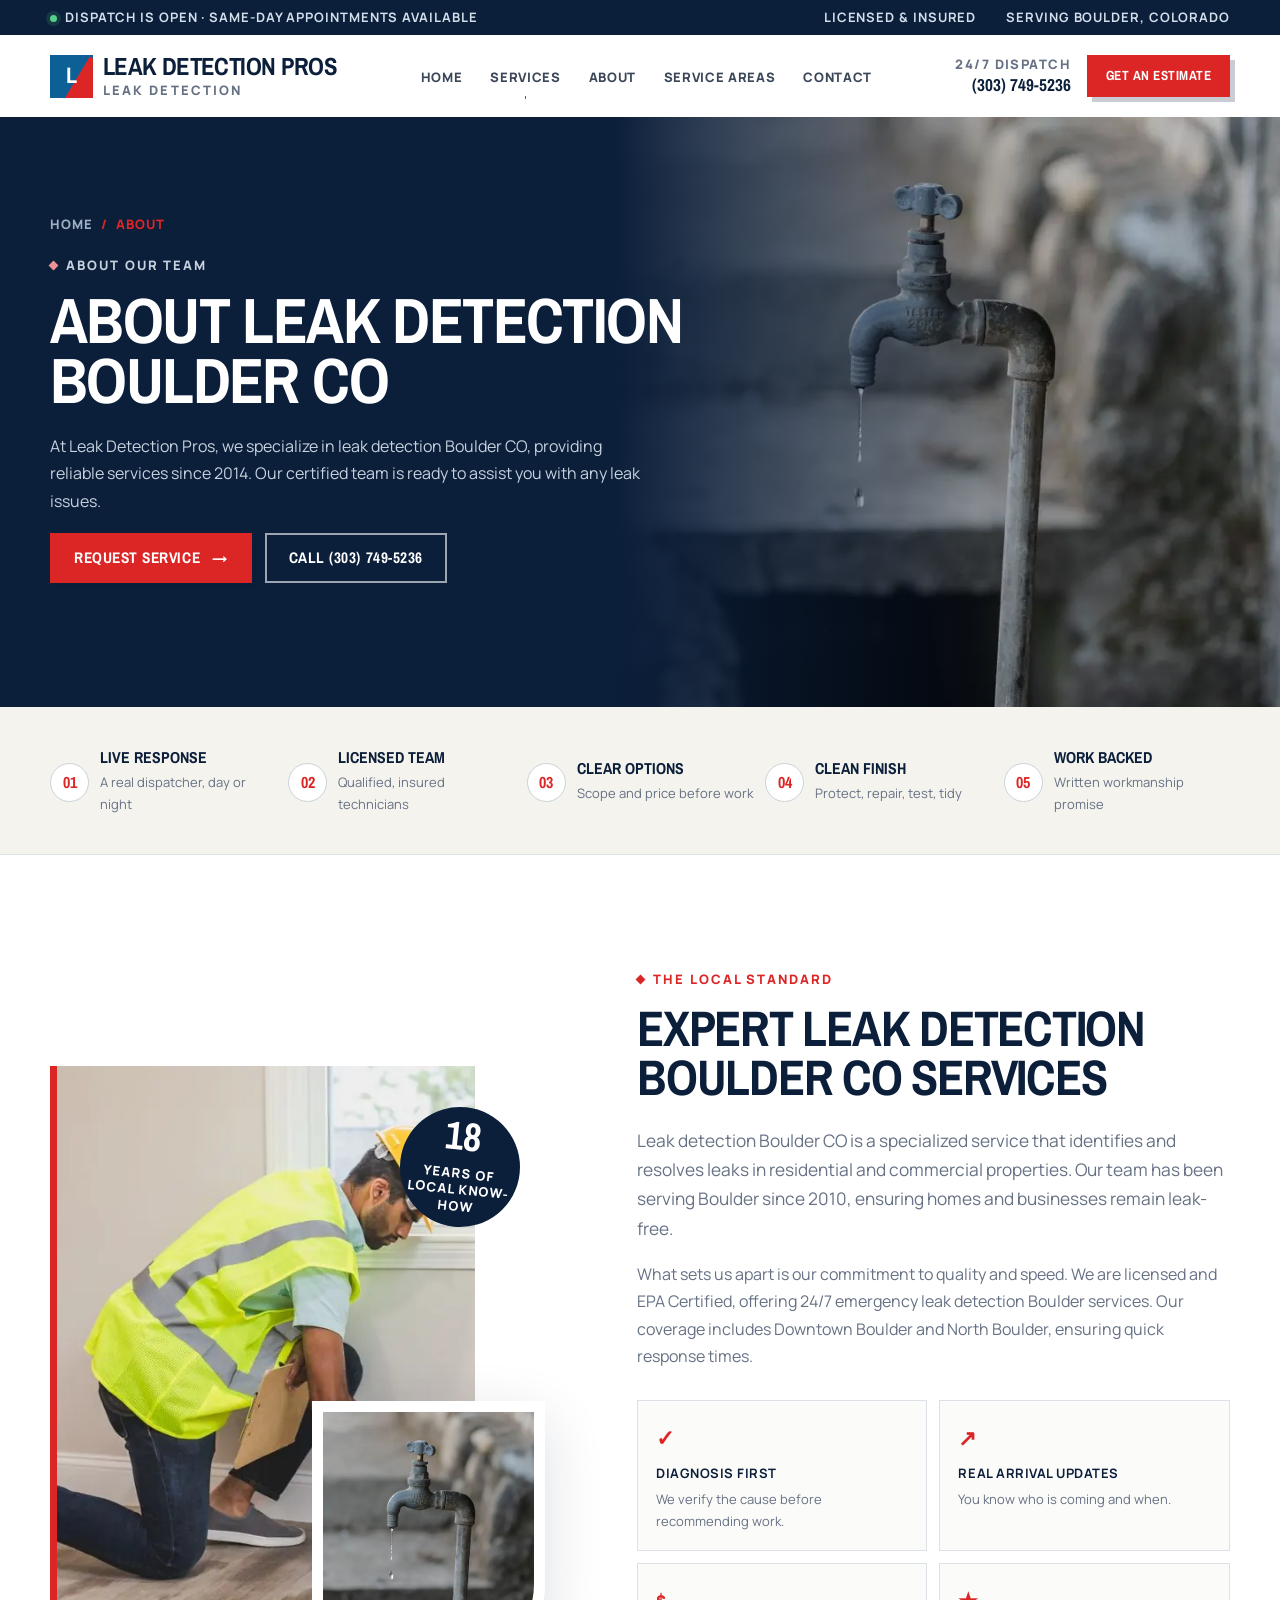
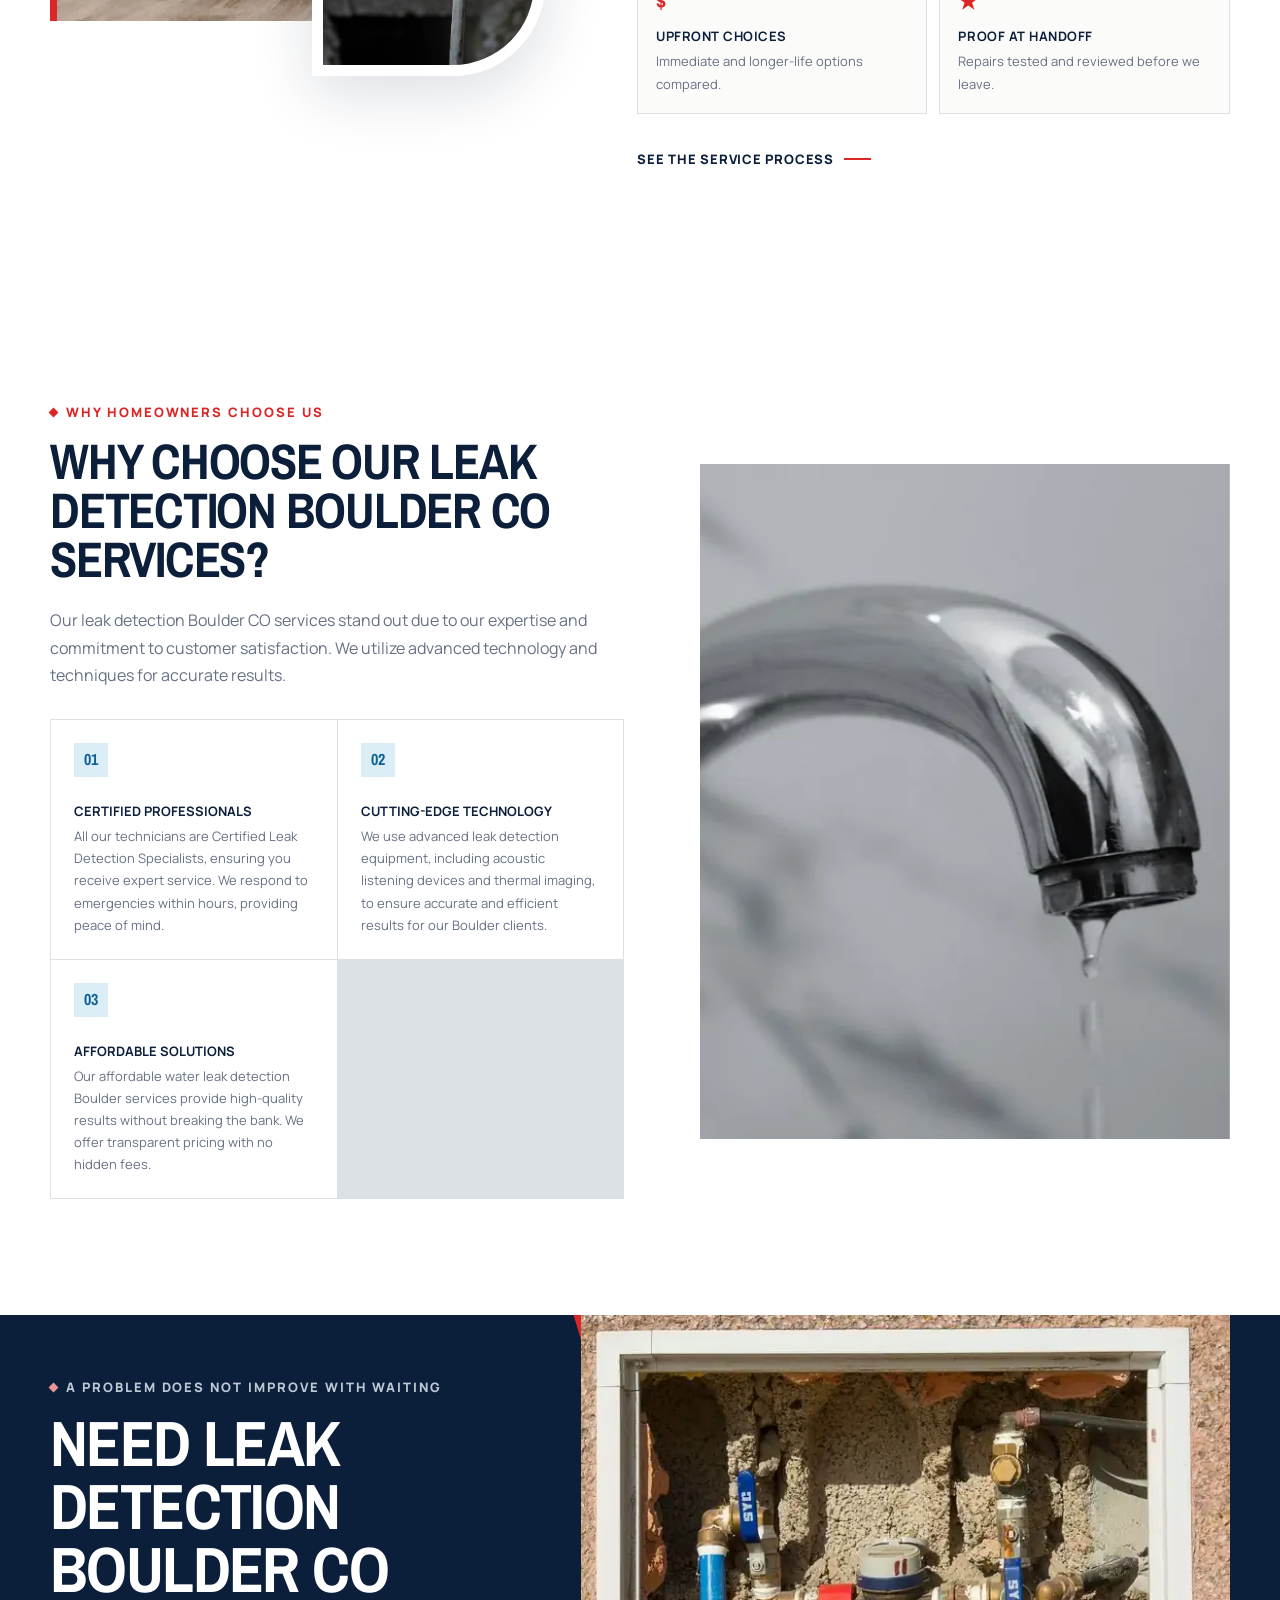
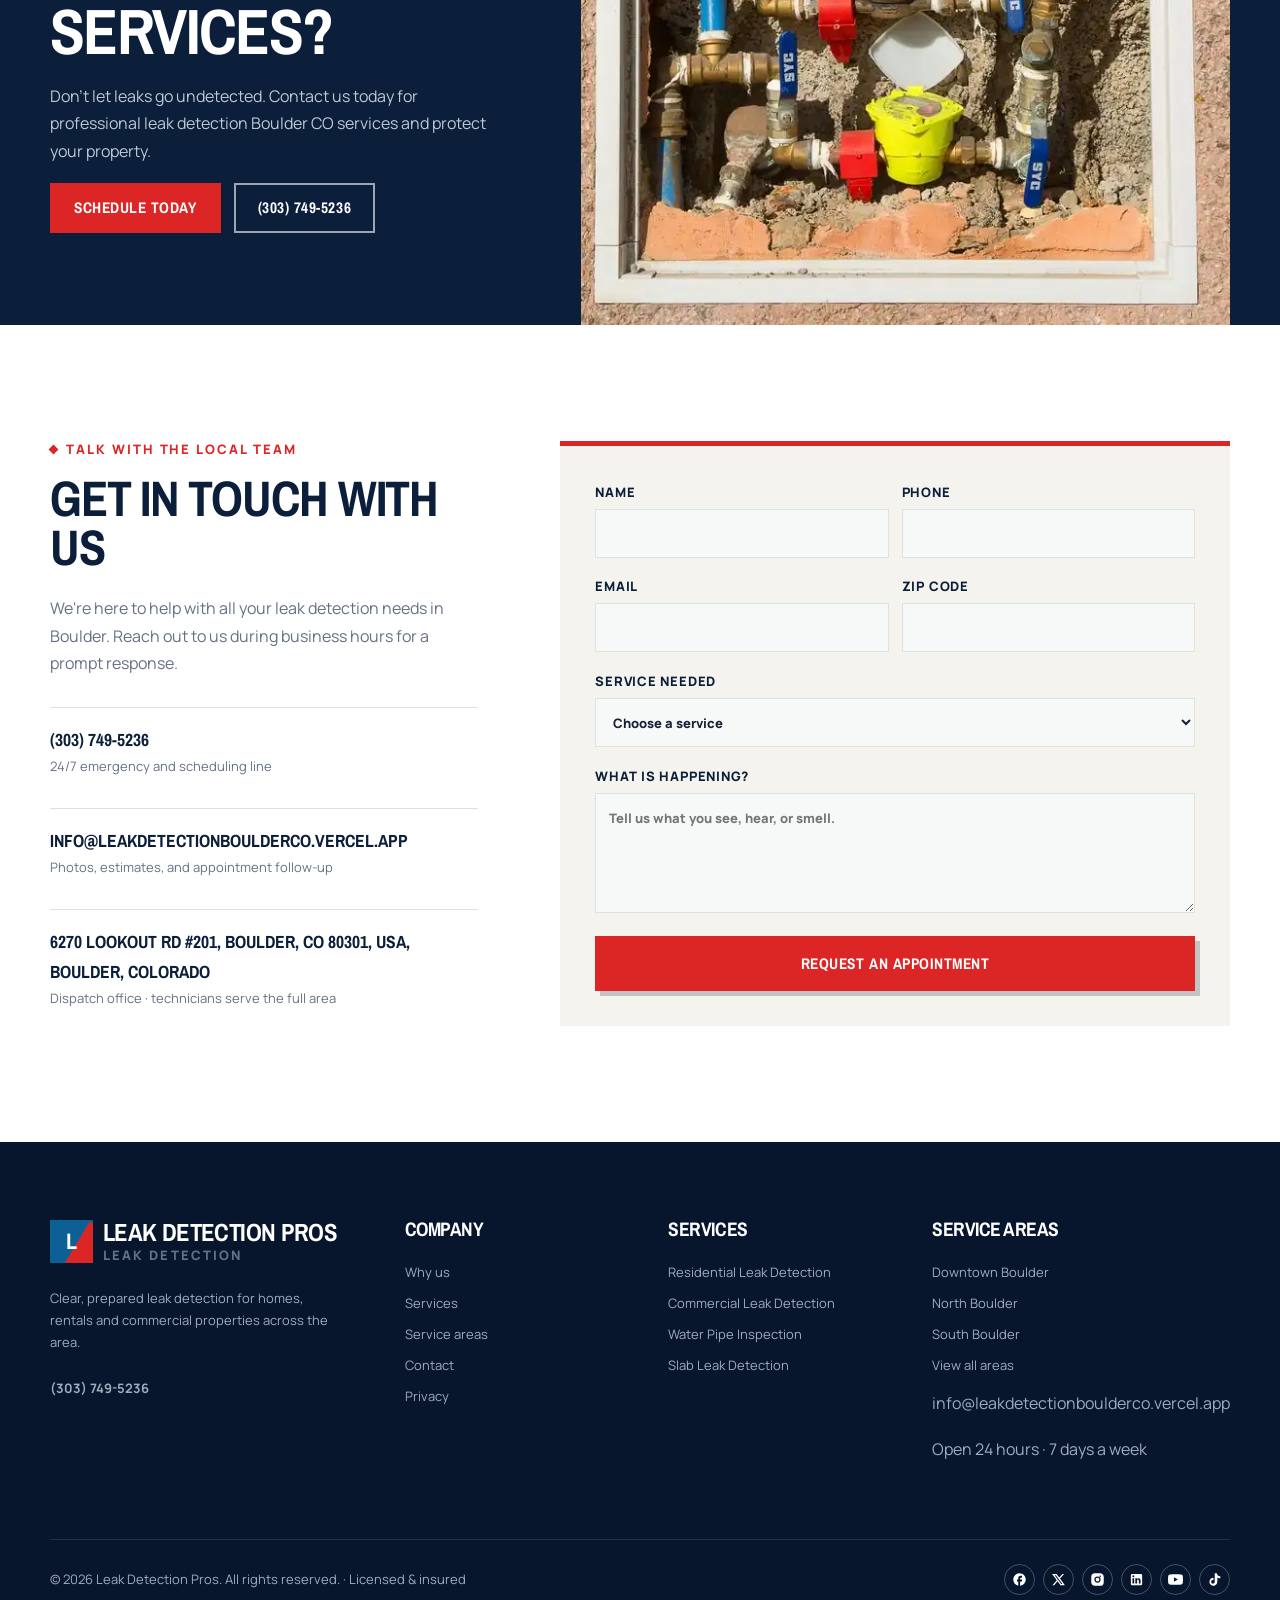
<file: about.html>
<!doctype html>
<html lang="en" class="scroll-smooth">
  <head>
    <meta charset="UTF-8" />
    <meta name="viewport" content="width=device-width, initial-scale=1.0" />
    <title>About Leak Detection Pros | leak detection Boulder | water</title>
    <meta name="description" content="Learn about leak detection Boulder CO services. Our experienced team is here to help you with all your leak detection needs in Boulder.">
    <meta name="author" content="Leak Detection Pros">
    <meta name="robots" content="index, follow">
    <link rel="canonical" href="https://leakdetectionboulderco.vercel.app/about">
    
    <meta property="og:type" content="website">
    <meta property="og:title" content="About Leak Detection Pros | leak detection Boulder | water">
    <meta property="og:description" content="Learn about leak detection Boulder CO services. Our experienced team is here to help you with all your leak detection needs in Boulder.">
    
    <link rel="icon" href="data:image/svg+xml,%3Csvg%20xmlns=%27http://www.w3.org/2000/svg%27%20viewBox=%270%200%2032%2032%27%3E%3Crect%20width=%2732%27%20height=%2732%27%20fill=%27%230b1e3a%27/%3E%3Crect%20x=%2719%27%20y=%2719%27%20width=%2713%27%20height=%2713%27%20fill=%27%23DC2626%27/%3E%3Ctext%20x=%2714%27%20y=%2723%27%20font-family=%27Arial,sans-serif%27%20font-size=%2719%27%20font-weight=%27700%27%20fill=%27%23ffffff%27%20text-anchor=%27middle%27%3EL%3C/text%3E%3C/svg%3E" type="image/svg+xml" />
    <meta name="theme-color" content="#0b1e3a" />
    <link rel="preconnect" href="https://fonts.googleapis.com" />
    <link rel="preconnect" href="https://fonts.gstatic.com" crossorigin />
    <link rel="preload" as="style" href="https://fonts.googleapis.com/css2?family=Archivo+Narrow:wght@600;700&family=Manrope:wght@400;500;600;700;800&display=swap" />
    <link rel="stylesheet" href="https://fonts.googleapis.com/css2?family=Archivo+Narrow:wght@600;700&family=Manrope:wght@400;500;600;700;800&display=swap" media="print" onload="this.media='all'" />
    <link rel="stylesheet" href="assets/global.css" />
    <noscript><link rel="stylesheet" href="https://fonts.googleapis.com/css2?family=Archivo+Narrow:wght@600;700&family=Manrope:wght@400;500;600;700;800&display=swap" /><style>[data-sal]{opacity:1 !important;transform:none !important;}</style></noscript>
  <!--rl-leads--><script>window.__RL_LEADS={siteId:"6aad7556c2e1089cd0b02207",apiBase:"https://ranklocal.cc",turnstileSiteKey:""};</script><script>
(function(){
  function cfg(){
    var c=window.__RL_LEADS||{};
    var base=String(c.apiBase||''); var siteId=String(c.siteId||'');
    if(base.indexOf('http')!==0) return null;
    if(!siteId||siteId.indexOf('{{')!==-1) return null;
    var key=String(c.turnstileSiteKey||''); if(key.indexOf('{{')!==-1) key='';
    while(base.length&&base.charAt(base.length-1)==='/') base=base.slice(0,-1);
    return {apiBase:base,siteId:siteId,ts:key};
  }
  var C=cfg(); if(!C) return;
  var TS={loading:false,loaded:false,q:[]};
  function loadTs(cb){
    if(TS.loaded&&window.turnstile) return cb();
    TS.q.push(cb); if(TS.loading) return; TS.loading=true;
    window.__rlTsReady=function(){TS.loaded=true;TS.q.forEach(function(f){f();});TS.q=[];};
    var s=document.createElement('script');
    s.src='https://challenges.cloudflare.com/turnstile/v0/api.js?onload=__rlTsReady&render=explicit';
    s.async=true; s.defer=true; document.head.appendChild(s);
  }
  function mountTs(form){
    if(!C.ts||form.__rlTs) return; form.__rlTs=true;
    var box=document.createElement('div'); box.className='rl-turnstile'; box.style.margin='10px 0';
    var sb=form.querySelector('button[type=submit],input[type=submit]');
    if(sb&&sb.parentNode) sb.parentNode.insertBefore(box,sb); else form.appendChild(box);
    loadTs(function(){ try{ window.turnstile.render(box,{sitekey:C.ts,size:'flexible'}); }catch(e){} });
  }
  function ensureHp(form){
    if(form.querySelector('[name=_hp]')) return;
    var i=document.createElement('input'); i.type='text'; i.name='_hp'; i.tabIndex=-1;
    i.setAttribute('autocomplete','off'); i.setAttribute('aria-hidden','true');
    i.style.cssText='position:absolute;left:-9999px;width:1px;height:1px;opacity:0;pointer-events:none';
    form.appendChild(i);
  }
  function setup(){
    var forms=document.querySelectorAll('form[data-rl-lead]');
    for(var i=0;i<forms.length;i++){ (function(f){
      ensureHp(f);
      if(C.ts){ f.addEventListener('focusin',function(){mountTs(f);},{once:true}); }
    })(forms[i]); }
  }
  if(document.readyState==='loading') document.addEventListener('DOMContentLoaded',setup); else setup();
  document.addEventListener('submit',function(e){
    var f=e.target;
    if(!f||!f.matches||!f.matches('form[data-rl-lead]')) return;
    var hp=f.querySelector('[name=_hp]'); if(hp&&hp.value) return;
    var data={}; var els=f.querySelectorAll('input,textarea,select');
    for(var i=0;i<els.length;i++){ var el=els[i]; var n=el.name;
      if(!n||n==='_hp'||n==='cf-turnstile-response') continue; data[n]=el.value; }
    data.pageUrl=window.location.href;
    var tok=f.querySelector('[name=cf-turnstile-response]'); if(tok&&tok.value) data.turnstileToken=tok.value;
    try{ fetch(C.apiBase+'/api/leads/'+encodeURIComponent(C.siteId),{method:'POST',headers:{'Content-Type':'application/json'},body:JSON.stringify(data),keepalive:true}).catch(function(){}); }catch(_e){}
  },true);
})();
</script>
</head>
  <body id="top">
    
<div id="navbar-container">
  <header class="site-header">
    <div class="utility-bar">
      <div class="shell utility-inner">
        <p><span class="live-dot"></span>Dispatch is open &middot; same-day appointments available</p>
        <div><span>Licensed &amp; insured</span><span>Serving Boulder, Colorado</span></div>
      </div>
    </div>
    <div class="shell main-nav">
      <a class="brand" href="/" aria-label="Leak Detection Pros home">
        <span class="brand-mark"><b>L</b></span>
        <span>Leak Detection Pros<small>LEAK DETECTION</small></span>
      </a>
      <button class="nav-toggle" type="button" aria-expanded="false" aria-controls="primary-navigation">
        <span></span><span></span><span></span><b class="sr-only">Toggle menu</b>
      </button>
      <nav class="nav-links" id="primary-navigation" aria-label="Primary navigation">
        <a href="/">Home</a>
        <a href="services">Services</a>
        <a href="about">About</a>
        <a href="locations">Service areas</a>
        
        <a href="contact">Contact</a>
      </nav>
      <div class="nav-actions">
        <a class="nav-phone" href="tel:3037495236"><small>24/7 dispatch</small>(303) 749-5236</a>
        <a class="button button-small" href="tel:3037495236">Get an estimate</a>
      </div>
    </div>
  </header>
</div>
    <main id="main-content">
      
    
<div id="hero-container">
  <section class="inner-hero">
    <div class="inner-hero-photo" data-media-slot="banner-About"><img src="assets/images/gen/technician-using-tools-during-a-service-visit-79f5216c.webp" alt="About" /></div>
    <div class="shell inner-hero-grid">
      <div class="inner-hero-copy" data-sal="slide-up" data-sal-duration="600">
        <div class="breadcrumbs"><a href="/">Home</a><span>/</span><span>About</span></div>
        <p class="eyebrow eyebrow-light">About our team</p>
        <h1>About Leak Detection Boulder CO</h1>
        <p>At Leak Detection Pros, we specialize in leak detection Boulder CO, providing reliable services since 2014. Our certified team is ready to assist you with any leak issues.</p>
        
        <div class="hero-actions">
          <a class="button" href="tel:3037495236">Request service <span>&#8594;</span></a>
          <a class="button button-outline" href="tel:3037495236">Call (303) 749-5236</a>
        </div>
      </div>
    </div>
  </section>
</div>
    
<div id="trust-strip-container">
  <section class="trust-rail" aria-label="Service assurances">
    <div class="shell trust-grid">
      <article><b>01</b><div><strong>Live response</strong><span>A real dispatcher, day or night</span></div></article><article><b>02</b><div><strong>Licensed team</strong><span>Qualified, insured technicians</span></div></article><article><b>03</b><div><strong>Clear options</strong><span>Scope and price before work</span></div></article><article><b>04</b><div><strong>Clean finish</strong><span>Protect, repair, test, tidy</span></div></article><article><b>05</b><div><strong>Work backed</strong><span>Written workmanship promise</span></div></article>
    </div>
  </section>
</div>
    
<div id="about-container">
  <section class="section about-section" id="about">
    <div class="shell about-grid">
      <div class="image-stack" data-sal="slide-right" data-sal-duration="600">
        <div class="image-stack-main" data-media-slot="about-primary"><img src="assets/images/gen/leak-detection-pros-technician-on-site-1895678c.webp" alt="Leak Detection Pros technician on site" loading="lazy" /></div>
        <div class="image-stack-small" data-media-slot="about-secondary"><img src="assets/images/gen/technician-using-tools-during-a-service-visit-79f5216c.webp" alt="Technician using tools during a service visit" loading="lazy" /></div>
        <div class="image-stack-note"><div><strong>18</strong><span>years of local know-how</span></div></div>
      </div>
      <div class="about-copy" data-sal="slide-left" data-sal-duration="600">
        <p class="eyebrow">The local standard</p>
        <h2>Expert Leak Detection Boulder CO Services</h2>
        <p class="lede">Leak detection Boulder CO is a specialized service that identifies and resolves leaks in residential and commercial properties. Our team has been serving Boulder since 2010, ensuring homes and businesses remain leak-free.</p>
        <p>What sets us apart is our commitment to quality and speed. We are licensed and EPA Certified, offering 24/7 emergency leak detection Boulder services. Our coverage includes Downtown Boulder and North Boulder, ensuring quick response times.</p>
        <div class="promise-grid">
          <article><b>&#10003;</b><strong>Diagnosis first</strong><span>We verify the cause before recommending work.</span></article><article><b>&#8599;</b><strong>Real arrival updates</strong><span>You know who is coming and when.</span></article><article><b>$</b><strong>Upfront choices</strong><span>Immediate and longer-life options compared.</span></article><article><b>&#9733;</b><strong>Proof at handoff</strong><span>Repairs tested and reviewed before we leave.</span></article>
        </div>
        <a class="text-link" href="#process">See the service process</a>
      </div>
    </div>
  </section>
</div>
    
<div id="why-choose-us-container">
  <section class="section why-section">
    <div class="shell why-grid">
      <div class="why-copy">
        <p class="eyebrow">Why homeowners choose us</p>
        <h2>Why Choose Our Leak Detection Boulder CO Services?</h2>
        <p>Our leak detection Boulder CO services stand out due to our expertise and commitment to customer satisfaction. We utilize advanced technology and techniques for accurate results.</p>
        <div class="reason-list">
          <article><b>01</b><strong>Certified Professionals</strong><span>All our technicians are Certified Leak Detection Specialists, ensuring you receive expert service. We respond to emergencies within hours, providing peace of mind.</span></article><article><b>02</b><strong>Cutting-Edge Technology</strong><span>We use advanced leak detection equipment, including acoustic listening devices and thermal imaging, to ensure accurate and efficient results for our Boulder clients.</span></article><article><b>03</b><strong>Affordable Solutions</strong><span>Our affordable water leak detection Boulder services provide high-quality results without breaking the bank. We offer transparent pricing with no hidden fees.</span></article>
        </div>
      </div>
      <div class="why-visual" data-media-slot="why-choose-us" data-sal="slide-left" data-sal-duration="600">
        <img src="assets/images/gen/technician-reviewing-a-repair-plan-833dda2b.webp" alt="Technician reviewing a repair plan" loading="lazy" />
        
      </div>
    </div>
  </section>
</div>
    

    
<div id="cta-container">
  <section class="cta-band">
    <div class="shell cta-grid">
      <div class="cta-copy">
        <p class="eyebrow eyebrow-light">A problem does not improve with waiting</p>
        <h2>Need Leak Detection Boulder CO Services?</h2>
        <p>Don't let leaks go undetected. Contact us today for professional leak detection Boulder CO services and protect your property.</p>
        <div class="hero-actions"><a class="button" href="tel:3037495236">Schedule Today</a><a class="button button-outline" href="tel:3037495236">(303) 749-5236</a></div>
      </div>
      <div class="cta-photo" data-media-slot="cta-image"><img src="assets/images/gen/well-maintained-local-home-298039f4.webp" alt="Well-maintained local home" loading="lazy" /></div>
    </div>
  </section>
</div>
    
<div id="contact-container">
  <section class="section contact-section" id="contact">
    <div class="shell contact-grid">
      <div class="contact-copy">
        <p class="eyebrow">Talk with the local team</p>
        <h2>Get in Touch with Us</h2>
        <p>We're here to help with all your leak detection needs in Boulder. Reach out to us during business hours for a prompt response.</p>
        <div class="contact-details">
          <article><strong><a href="tel:3037495236" style="color:inherit;">(303) 749-5236</a></strong><span>24/7 emergency and scheduling line</span></article>
          <article><strong><a href="mailto:info@leakdetectionboulderco.vercel.app" style="color:inherit;">info@leakdetectionboulderco.vercel.app</a></strong><span>Photos, estimates, and appointment follow-up</span></article>
          <article><strong>6270 Lookout Rd #201, Boulder, CO 80301, USA, Boulder, Colorado</strong><span>Dispatch office &middot; technicians serve the full area</span></article>
        </div>
      </div>
      <form class="contact-form" id="contact-form" data-rl-lead><input type="text" name="_hp" tabindex="-1" autocomplete="off" class="rl-hp" aria-hidden="true" />
        <label><span>Name</span><input type="text" name="name" required /></label>
        <label><span>Phone</span><input type="tel" name="phone" required /></label>
        <label><span>Email</span><input type="email" name="email" /></label>
        <label><span>ZIP code</span><input type="text" name="zip" inputmode="numeric" required /></label>
        <label class="wide"><span>Service needed</span><select name="service" aria-label="Service needed" required><option value="">Choose a service</option><option>Residential Leak Detection</option><option>Commercial Leak Detection</option><option>Water Pipe Inspection</option><option>Slab Leak Detection</option></select></label>
        <label class="wide"><span>What is happening?</span><textarea name="message" placeholder="Tell us what you see, hear, or smell."></textarea></label>
        <button class="button wide" type="submit">Request an appointment</button>
        <p class="form-success wide" role="status" aria-live="polite">Thanks — your request is in. Dispatch will contact you shortly.</p>
      </form>
    </div>
  </section>
</div>
    </main>
    
<div id="footer-container">
  <footer class="site-footer">
    <div class="shell">
      <div class="footer-grid">
        <div class="footer-brand">
          <a class="brand" href="/"><span class="brand-mark"><b>L</b></span><span>Leak Detection Pros<small>LEAK DETECTION</small></span></a>
          <p>Clear, prepared leak detection for homes, rentals and commercial properties across the area.</p>
          <p><a href="tel:3037495236" style="color:inherit;font-weight:700;">(303) 749-5236</a></p>
        </div>
        <div>
          <h3>Company</h3>
          <ul>
            <li><a href="about">Why us</a></li>
            <li><a href="services">Services</a></li>
            <li><a href="locations">Service areas</a></li>
            <li><a href="contact">Contact</a></li>
            <li><a href="privacy-policy">Privacy</a></li>
          </ul>
        </div>
        <div>
          <h3>Services</h3>
          <!-- RL-AUTO:footer-services START -->
<ul><li><a href="residential-leak-detection">Residential Leak Detection</a></li><li><a href="commercial-leak-detection">Commercial Leak Detection</a></li><li><a href="water-pipe-inspection">Water Pipe Inspection</a></li><li><a href="slab-leak-detection">Slab Leak Detection</a></li></ul>
<!-- RL-AUTO:footer-services END -->
        </div>
        <div>
          <h3>Service areas</h3>
          <!-- RL-AUTO:footer-locations START -->
<ul><li><a href="leak-detection-downtown-boulder">Downtown Boulder</a></li><li><a href="leak-detection-north-boulder">North Boulder</a></li><li><a href="leak-detection-south-boulder">South Boulder</a></li><li><a href="locations">View all areas</a></li></ul>
<!-- RL-AUTO:footer-locations END -->
          <p style="margin-top:14px;"><a href="mailto:info@leakdetectionboulderco.vercel.app" style="color:inherit;">info@leakdetectionboulderco.vercel.app</a></p>
          <p>Open 24 hours &middot; 7 days a week</p>
        </div>
      </div>
      <div class="footer-bottom">
        <p>&copy; 2026 Leak Detection Pros. All rights reserved. &middot; Licensed &amp; insured</p>
        <div class="socials" data-social-links><a href="#" data-social="facebook" aria-label="Facebook"><svg width="15" height="15" viewBox="0 0 24 24" fill="currentColor"><path d="M22 12c0-5.52-4.48-10-10-10S2 6.48 2 12c0 4.84 3.44 8.87 8 9.8V15H8v-3h2V9.5C10 7.57 11.57 6 13.5 6H16v3h-2c-.55 0-1 .45-1 1v2h3v3h-3v6.95c5.05-.5 9-4.76 9-9.95"/></svg></a><a href="#" data-social="x" aria-label="X (Twitter)"><svg width="15" height="15" viewBox="0 0 24 24" fill="currentColor"><path d="M10.488 14.651L15.25 21h7l-7.858-10.478L20.93 3h-2.65l-5.117 5.886L8.75 3h-7l7.51 10.015L2.32 21h2.65zM16.25 19L5.75 5h2l10.5 14z"/></svg></a><a href="#" data-social="instagram" aria-label="Instagram"><svg width="15" height="15" viewBox="0 0 24 24" fill="currentColor"><path d="M7.8 2h8.4C19.4 2 22 4.6 22 7.8v8.4a5.8 5.8 0 0 1-5.8 5.8H7.8C4.6 22 2 19.4 2 16.2V7.8A5.8 5.8 0 0 1 7.8 2m8.65 3.5a1.25 1.25 0 1 0 0 2.5 1.25 1.25 0 0 0 0-2.5M12 7a5 5 0 1 0 0 10 5 5 0 0 0 0-10m0 2a3 3 0 1 1 0 6 3 3 0 0 1 0-6"/></svg></a><a href="#" data-social="linkedin" aria-label="LinkedIn"><svg width="15" height="15" viewBox="0 0 24 24" fill="currentColor"><path d="M19 3a2 2 0 0 1 2 2v14a2 2 0 0 1-2 2H5a2 2 0 0 1-2-2V5a2 2 0 0 1 2-2zm-.5 15.5v-5.3a3.26 3.26 0 0 0-3.26-3.26c-.85 0-1.84.52-2.32 1.3v-1.11h-2.79v8.37h2.79v-4.93c0-.77.62-1.4 1.39-1.4a1.4 1.4 0 0 1 1.4 1.4v4.93zM6.88 8.56a1.68 1.68 0 1 0 0-3.37 1.69 1.69 0 0 0 0 3.37m1.39 9.94v-8.37H5.5v8.37z"/></svg></a><a href="#" data-social="youtube" aria-label="YouTube"><svg width="15" height="15" viewBox="0 0 24 24" fill="currentColor"><path d="M23.5 6.19a3.02 3.02 0 0 0-2.12-2.14C19.5 3.55 12 3.55 12 3.55s-7.5 0-9.38.5A3.02 3.02 0 0 0 .5 6.19C0 8.07 0 12 0 12s0 3.93.5 5.81a3.02 3.02 0 0 0 2.12 2.14c1.88.5 9.38.5 9.38.5s7.5 0 9.38-.5a3.02 3.02 0 0 0 2.12-2.14C24 15.93 24 12 24 12s0-3.93-.5-5.81M9.55 15.57V8.43L15.82 12z"/></svg></a><a href="#" data-social="tiktok" aria-label="TikTok"><svg width="15" height="15" viewBox="0 0 24 24" fill="currentColor"><path d="M19.59 6.69a4.83 4.83 0 0 1-3.77-4.25V2h-3.45v13.67a2.89 2.89 0 0 1-5.2 1.74 2.89 2.89 0 0 1 2.31-4.64 2.93 2.93 0 0 1 .88.13V9.4a6.84 6.84 0 0 0-1-.05A6.33 6.33 0 0 0 5.7 20.1a6.34 6.34 0 0 0 10.86-4.43v-7a8.16 8.16 0 0 0 4.77 1.52v-3.4a4.85 4.85 0 0 1-1.74-.1z"/></svg></a></div>
      </div>
    </div>
  </footer>
</div>
    
<div id="sticky-call-button-container">
  <a class="sticky-call" href="tel:3037495236" aria-label="Call us (303) 749-5236"><span><svg viewBox="0 0 24 24" width="17" height="17" fill="currentColor"><path d="M6.6 10.8a15.1 15.1 0 0 0 6.6 6.6l2.2-2.2a1 1 0 0 1 1-.24 11.4 11.4 0 0 0 3.6.58 1 1 0 0 1 1 1V20a1 1 0 0 1-1 1A17 17 0 0 1 3 4a1 1 0 0 1 1-1h3.5a1 1 0 0 1 1 1 11.4 11.4 0 0 0 .58 3.6 1 1 0 0 1-.25 1z"/></svg></span> Call dispatch</a>
</div>
    <script src="assets/js/main.js"></script>
  </body>
</html>
</file>
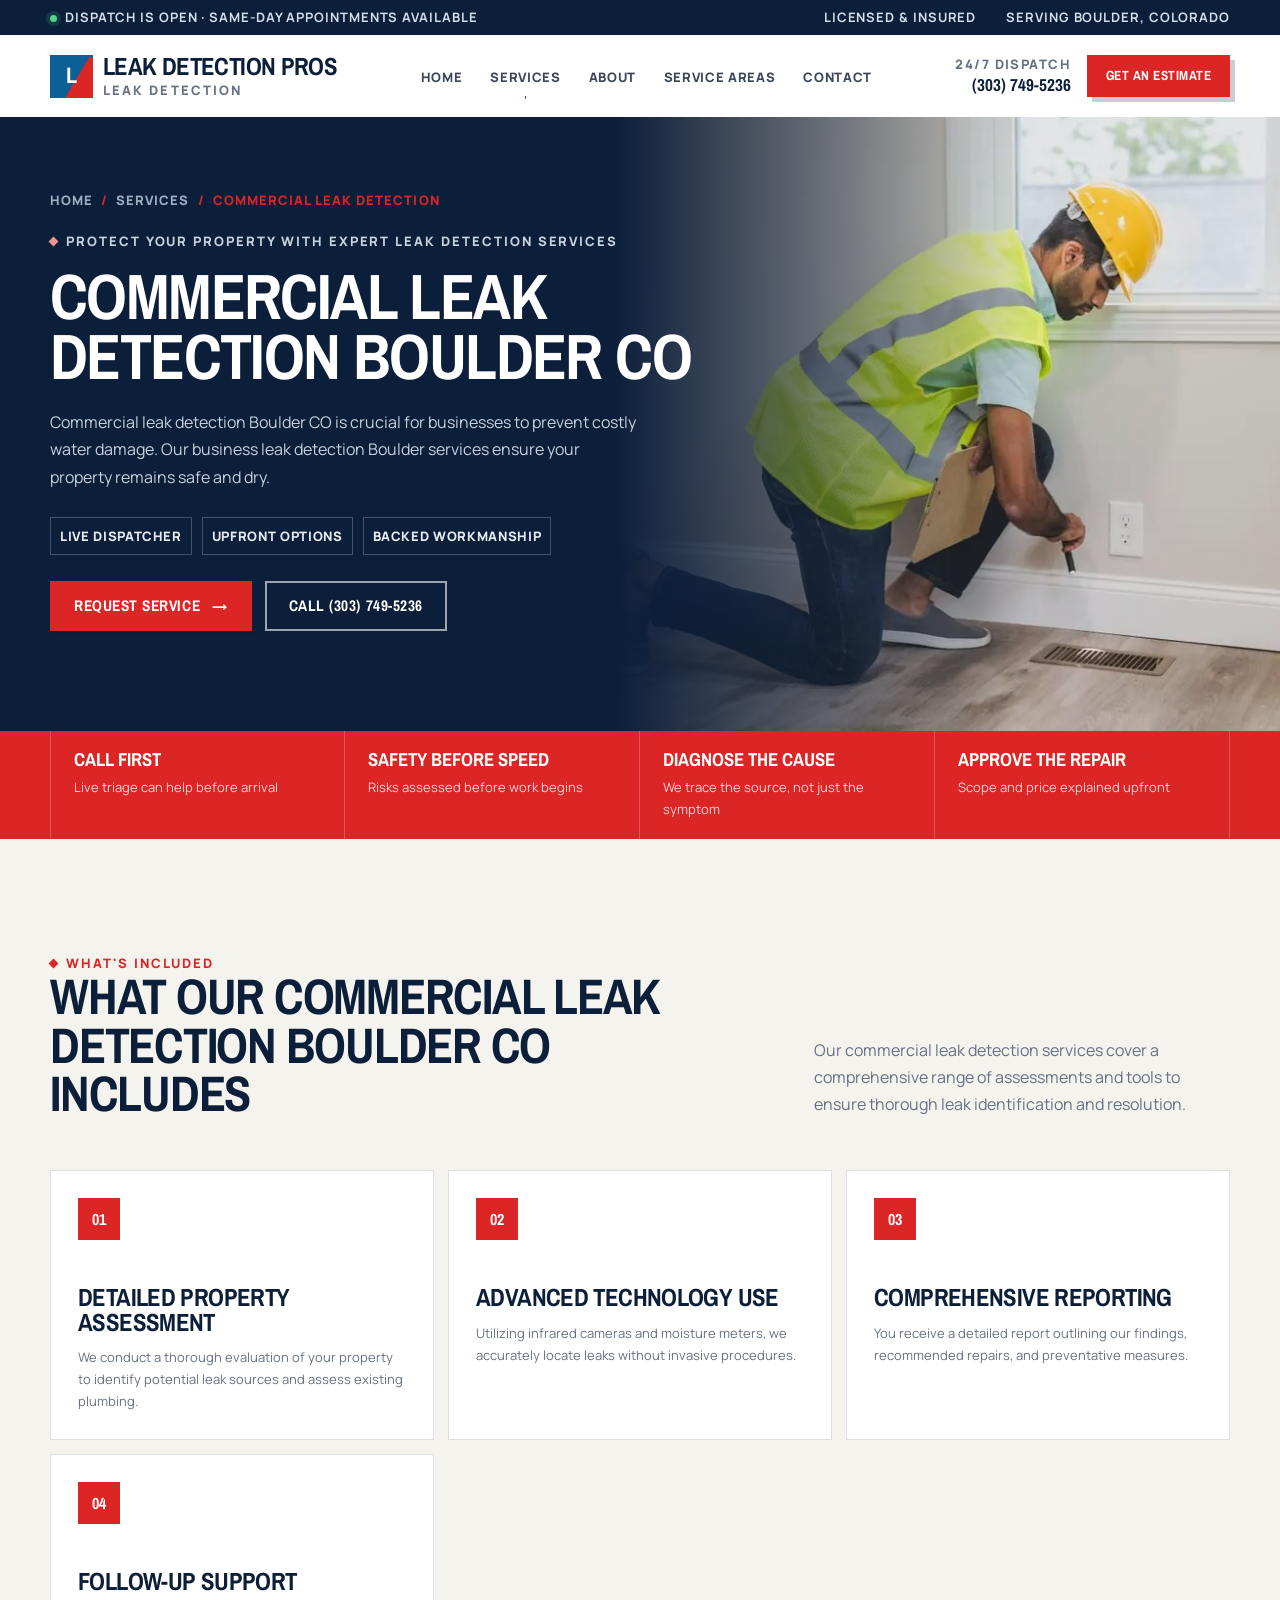
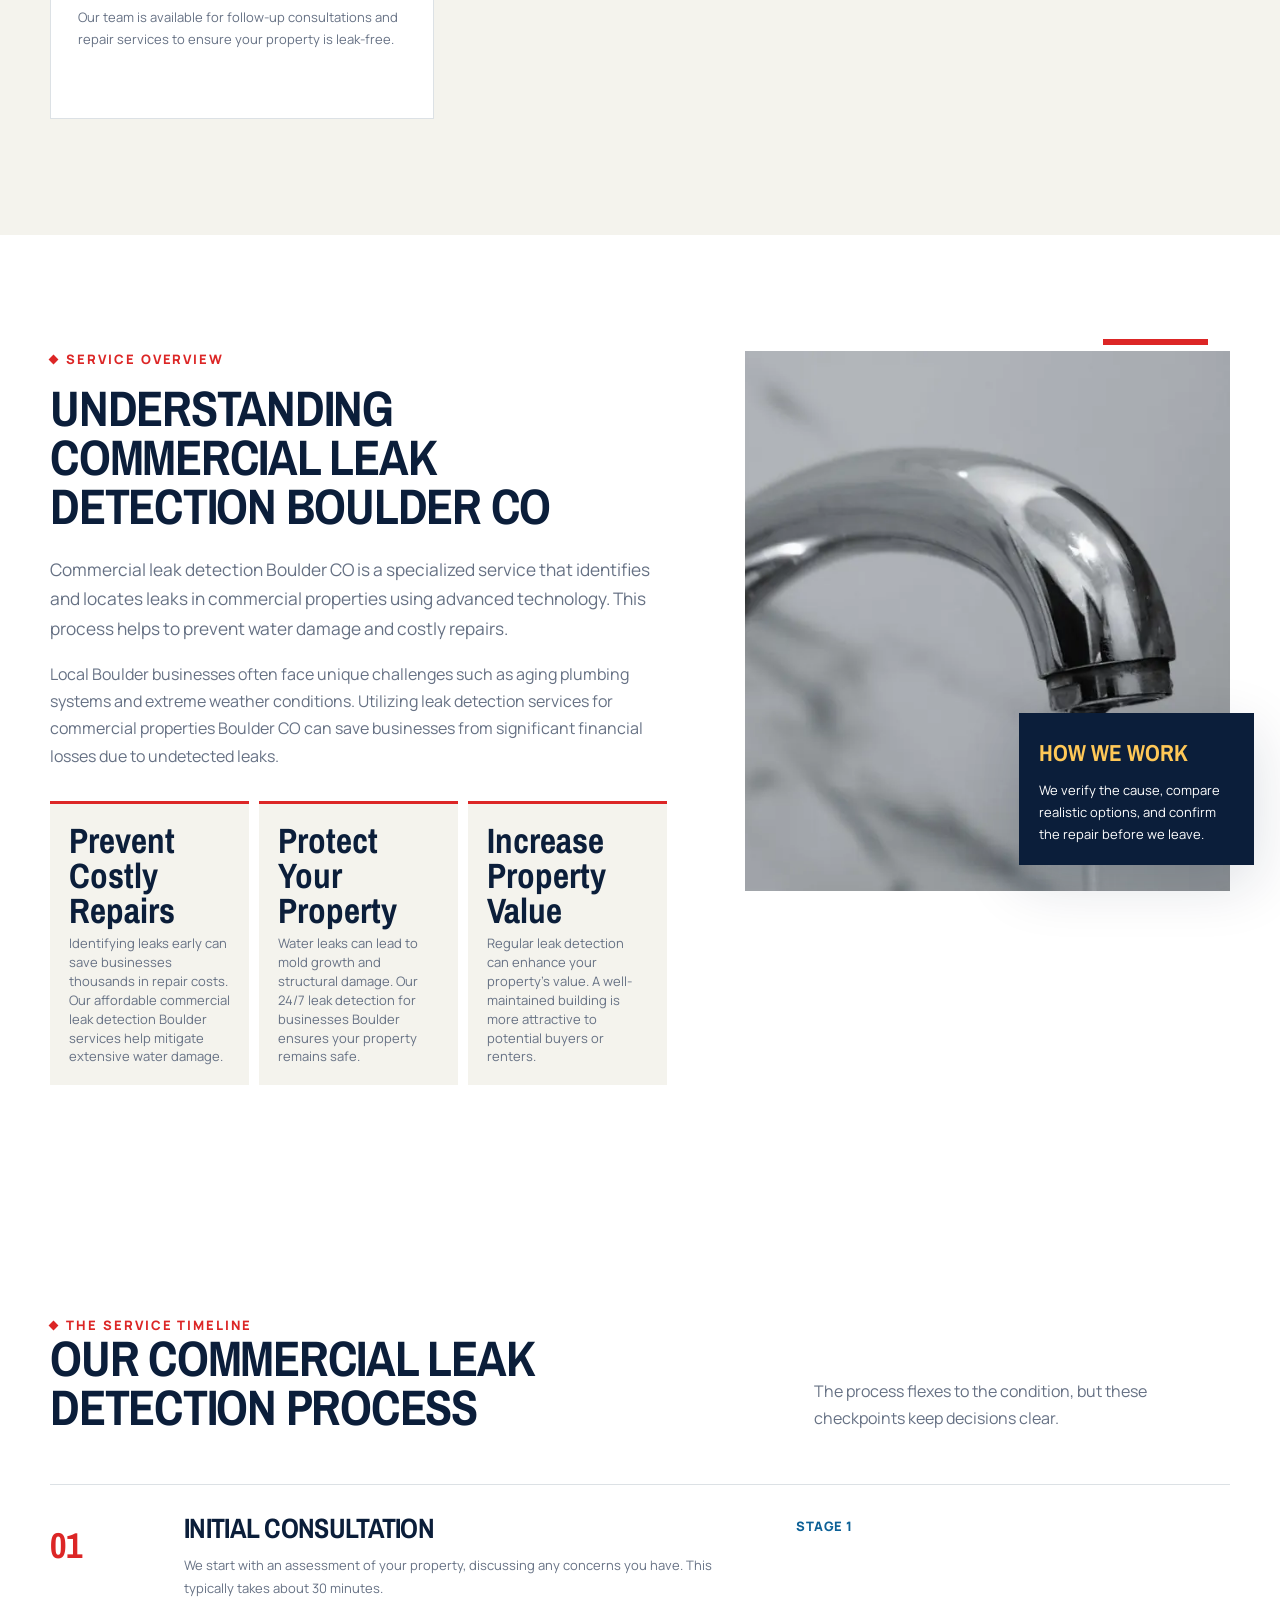
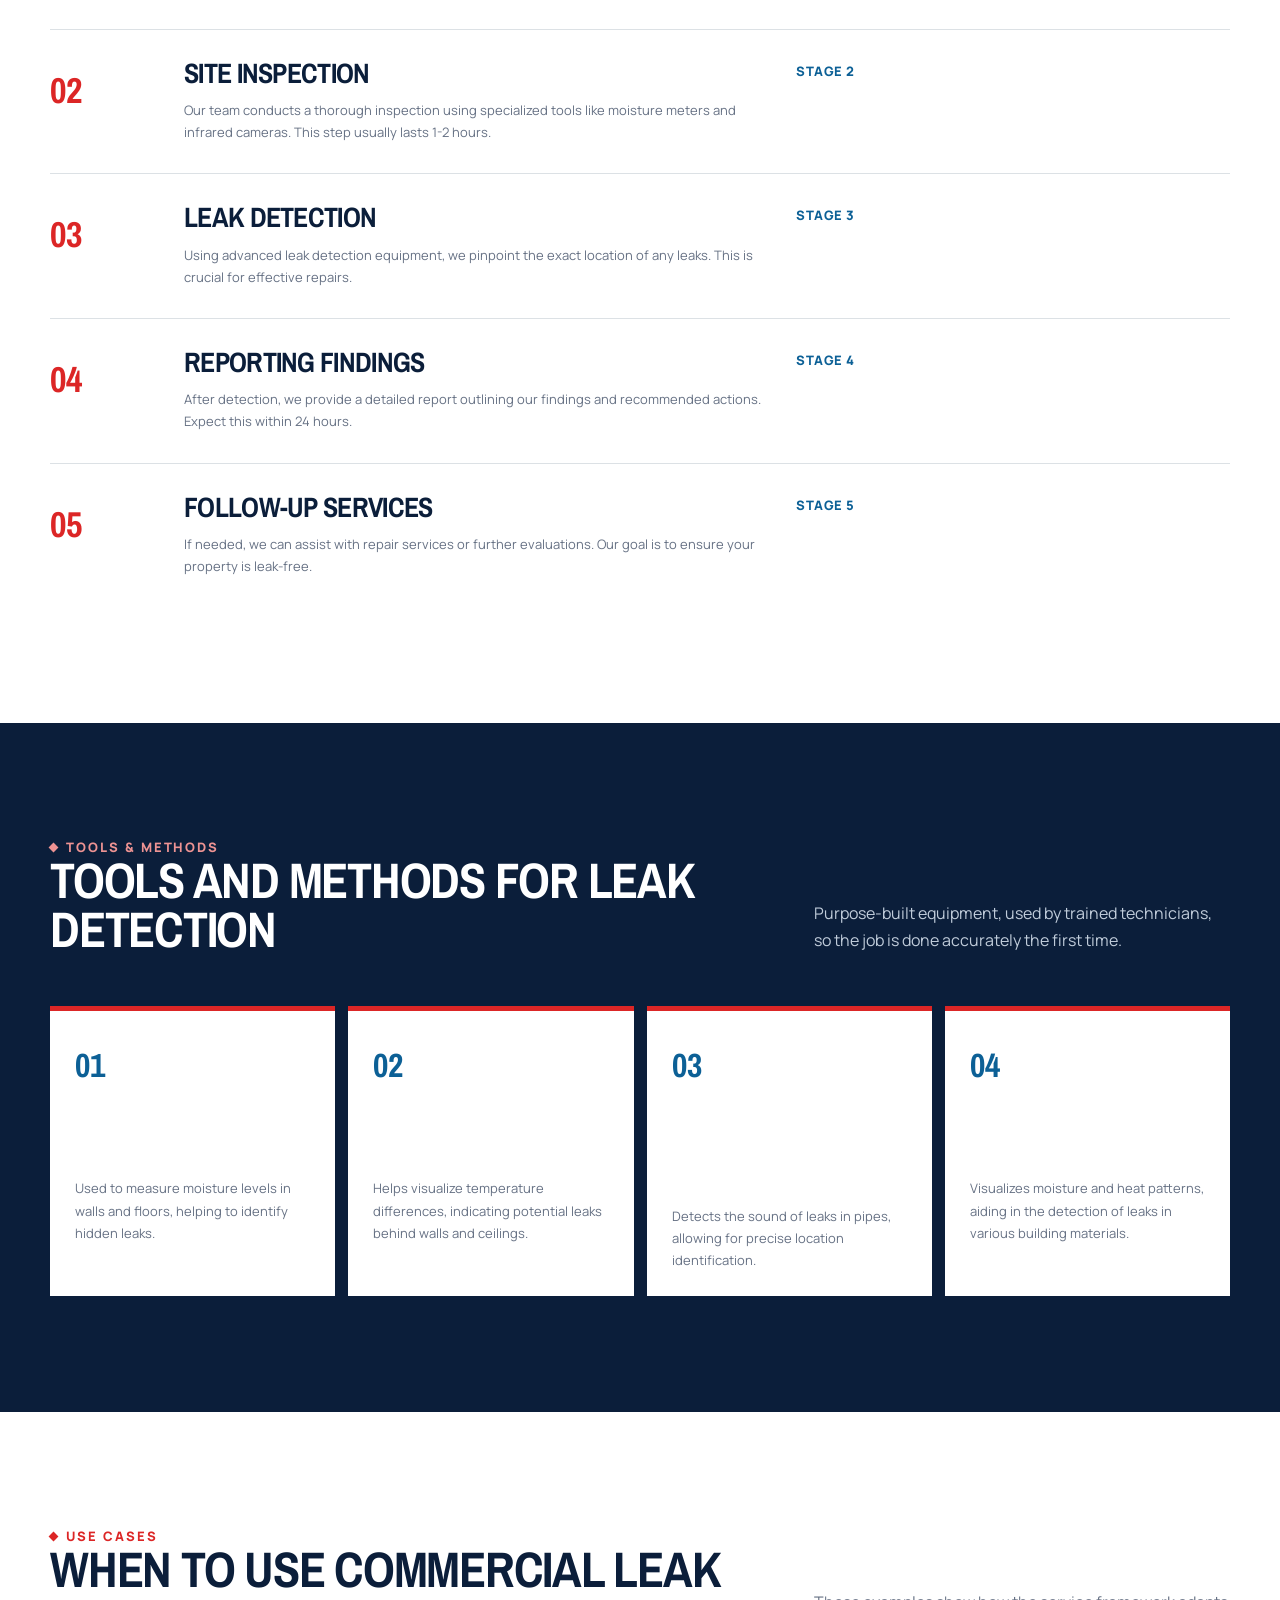
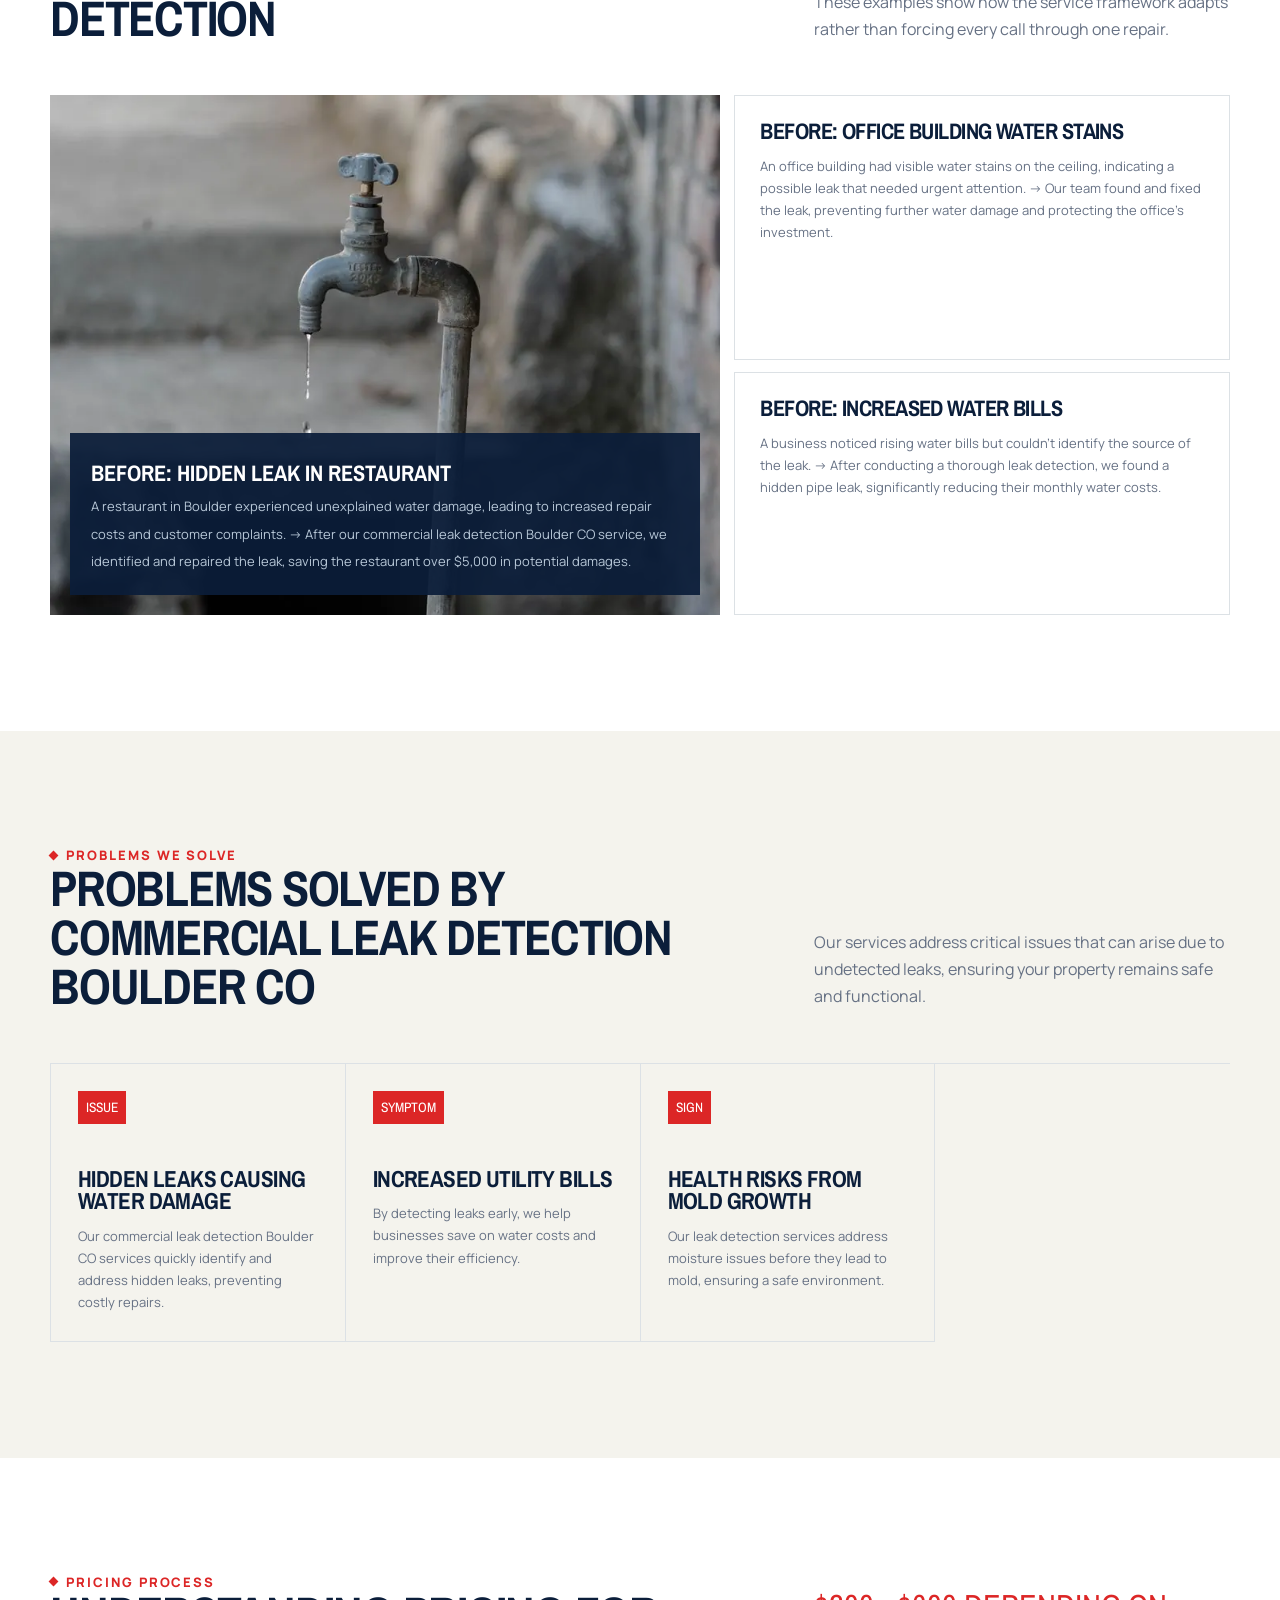
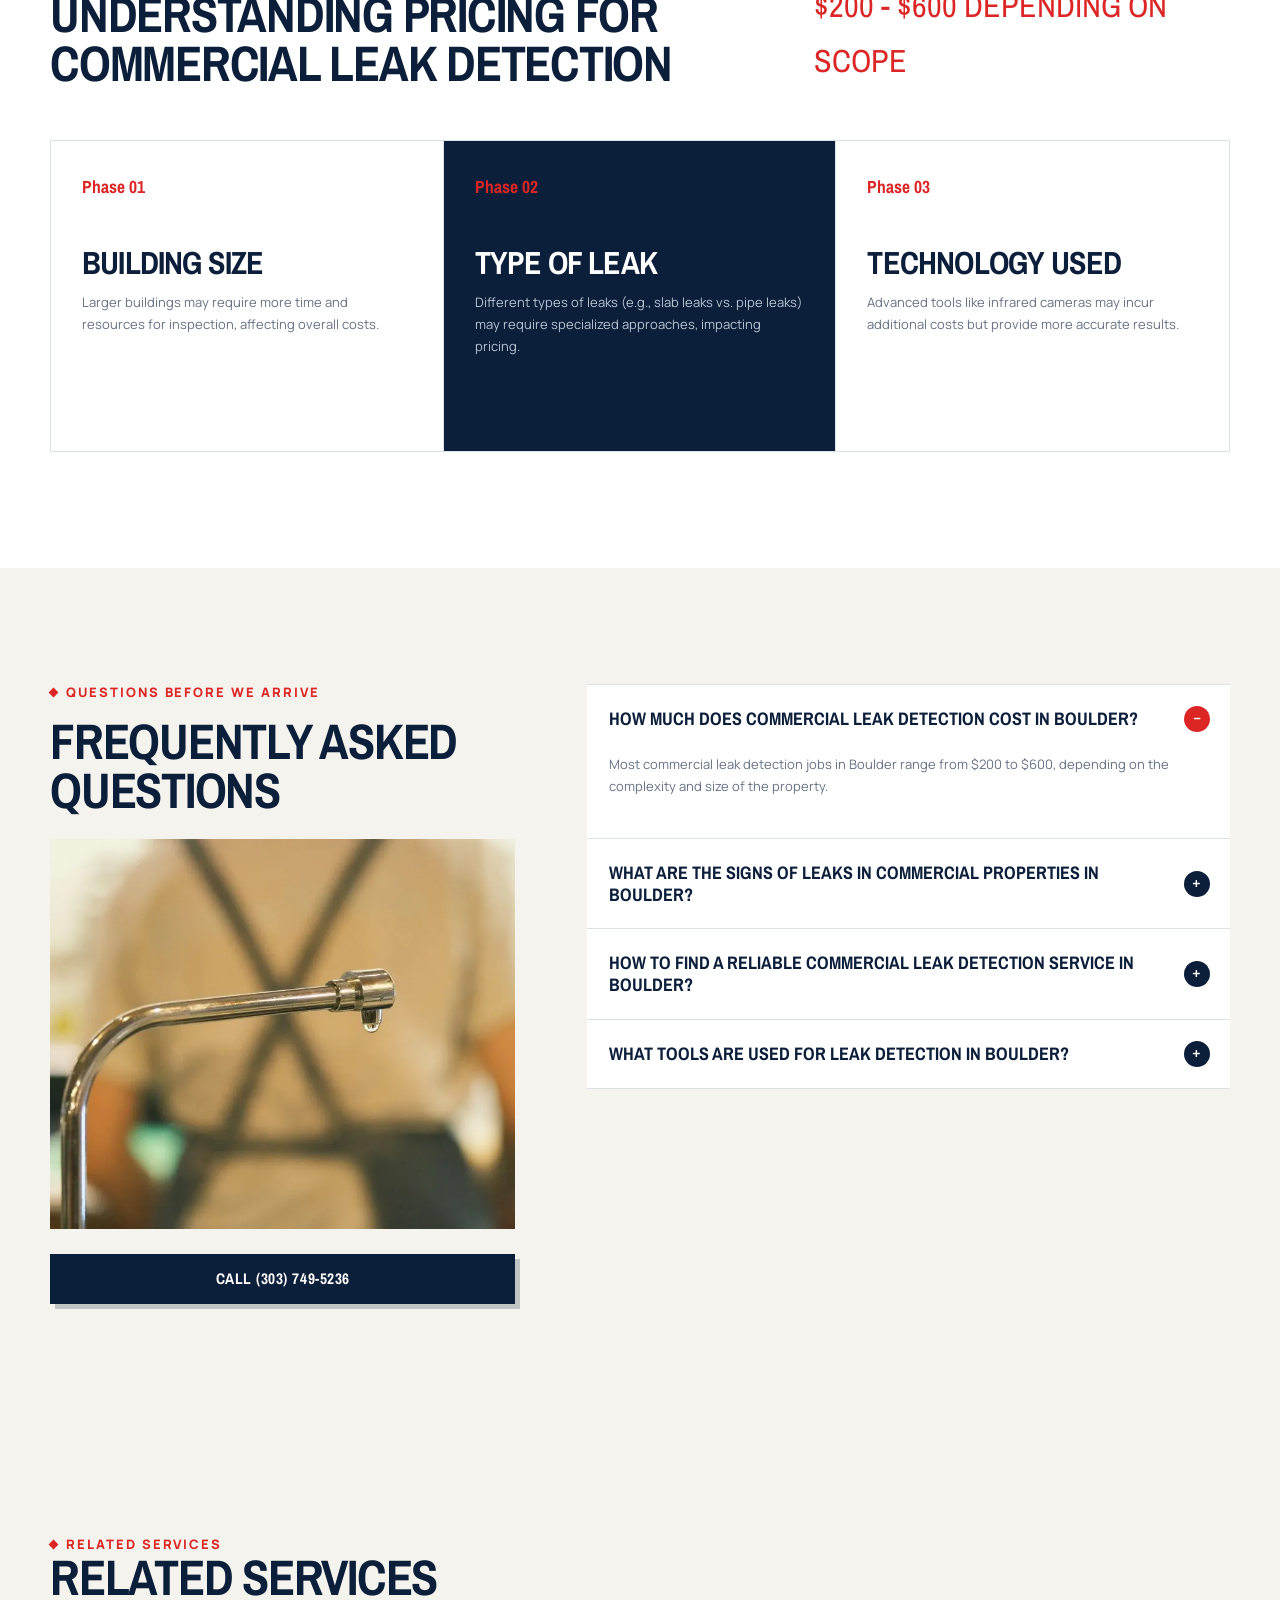
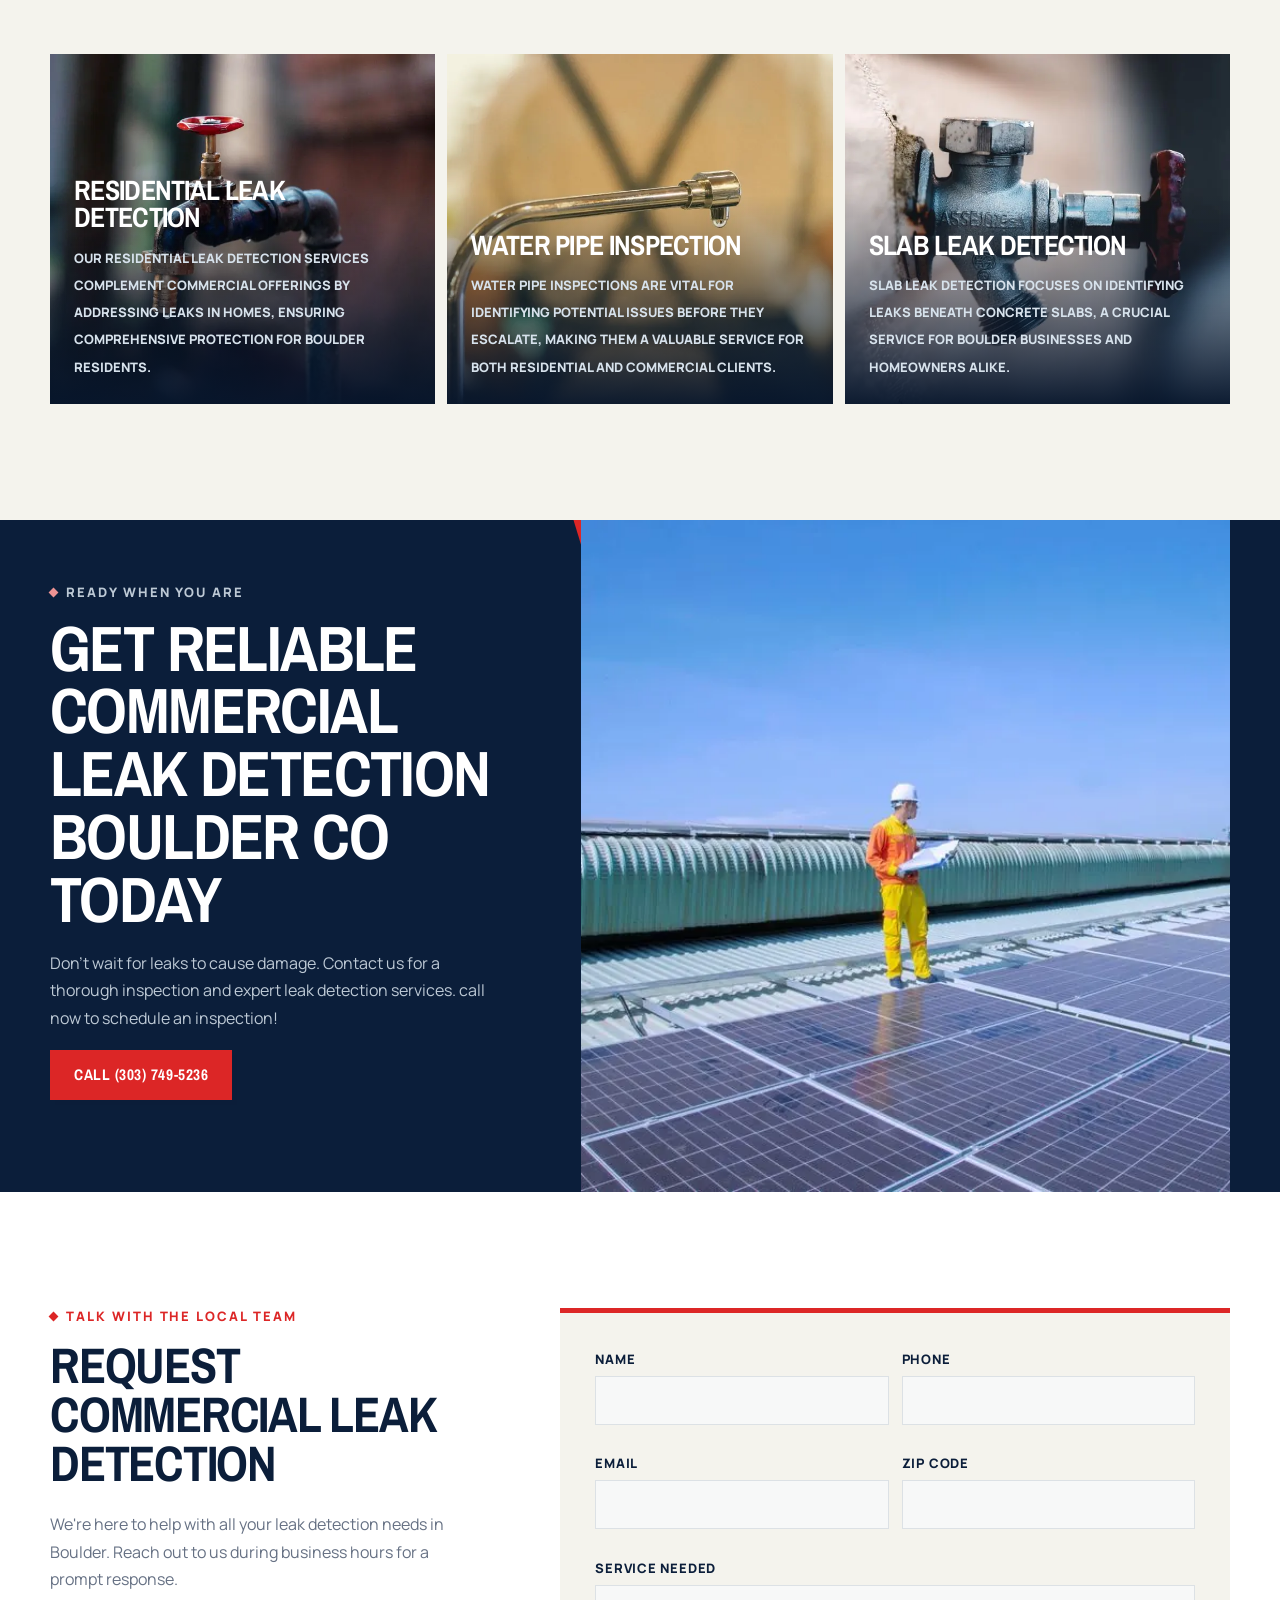
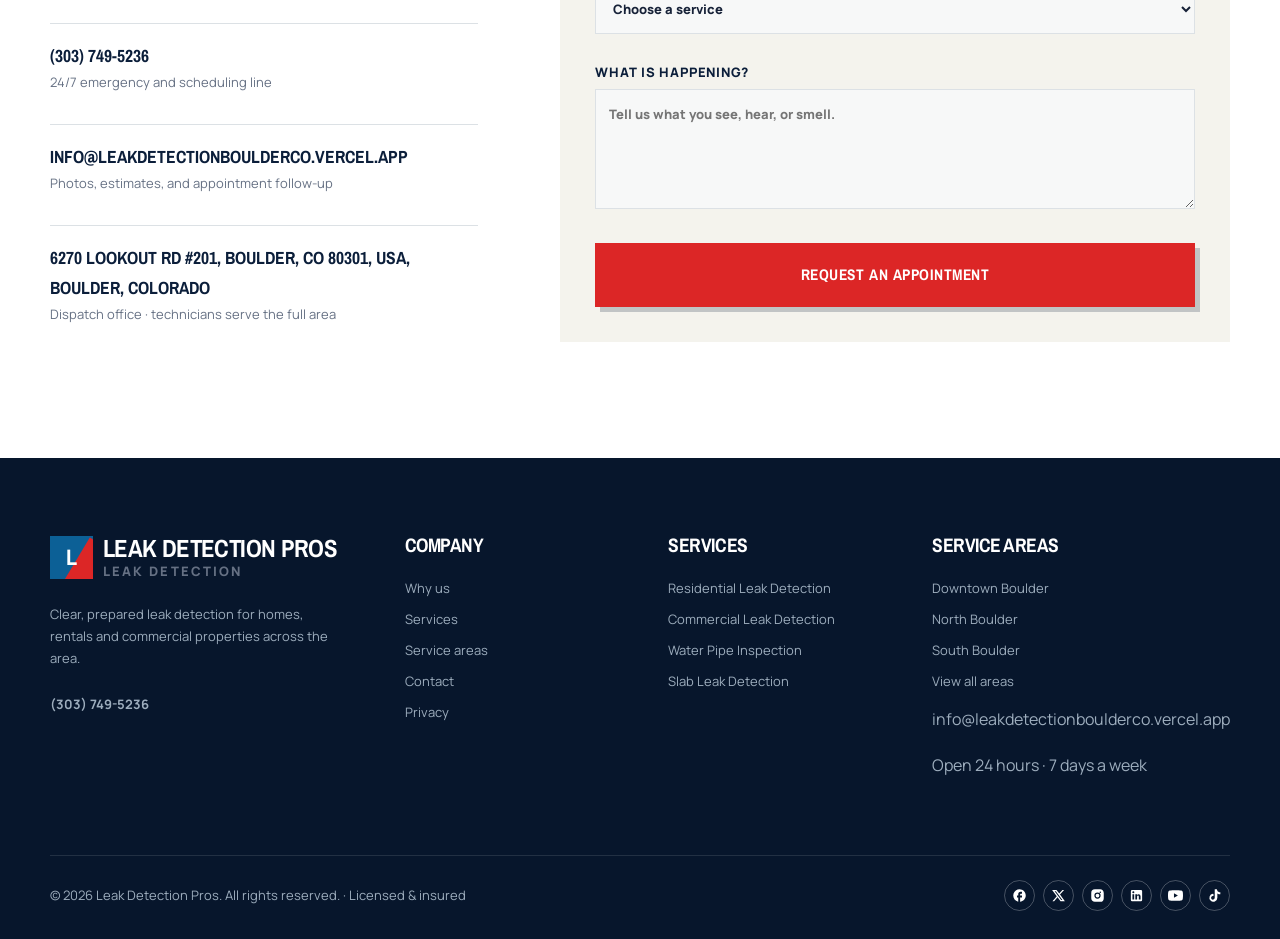
<file: commercial-leak-detection.html>
<!doctype html>
<html lang="en" class="scroll-smooth">
  <head>
    <meta charset="UTF-8" />
    <meta name="viewport" content="width=device-width, initial-scale=1.0" />
    <title>Commercial Leak Detection Boulder | Business Leak Detection</title>
    <meta name="description" content="Commercial leak detection Boulder CO is essential for identifying leaks in businesses. Trust our expert team for reliable business leak detection Boulder.">
    <meta name="robots" content="index, follow">
    <link rel="canonical" href="https://leakdetectionboulderco.vercel.app/commercial-leak-detection">
    
    <script type="application/ld+json">
{
  "@context": "https://schema.org",
  "@type": "Service",
  "@id": "https://leakdetectionboulderco.vercel.app/commercial-leak-detection#service",
  "name": "Commercial Leak Detection",
  "url": "https://leakdetectionboulderco.vercel.app/commercial-leak-detection",
  "provider": {
    "@type": "LocalBusiness",
    "@id": "https://leakdetectionboulderco.vercel.app/#localbusiness",
    "name": "Leak Detection Pros",
    "telephone": "(303) 749-5236"
  },
  "areaServed": {
    "@type": "AdministrativeArea",
    "name": "Downtown Boulder"
  },
  "offers": {
    "@type": "Offer",
    "url": "https://leakdetectionboulderco.vercel.app/commercial-leak-detection",
    "availability": "https://schema.org/InStock"
  }
}
</script>
<script type="application/ld+json">
{
  "@context": "https://schema.org",
  "@type": "LocalBusiness",
  "@id": "https://leakdetectionboulderco.vercel.app/#localbusiness",
  "name": "Leak Detection Pros",
  "telephone": "(303) 749-5236"
}
</script>
<script type="application/ld+json">
{
  "@context": "https://schema.org",
  "@type": "FAQPage",
  "mainEntity": [
    {
      "@type": "Question",
      "name": "How much does commercial leak detection cost in Boulder?",
      "acceptedAnswer": {
        "@type": "Answer",
        "text": "Most commercial leak detection jobs in Boulder range from $200 to $600, depending on the complexity and size of the property."
      }
    },
    {
      "@type": "Question",
      "name": "What are the signs of leaks in commercial properties in Boulder?",
      "acceptedAnswer": {
        "@type": "Answer",
        "text": "Signs include water stains, mold growth, unexpected increases in water bills, and damp spots on walls or ceilings."
      }
    },
    {
      "@type": "Question",
      "name": "How to find a reliable commercial leak detection service in Boulder?",
      "acceptedAnswer": {
        "@type": "Answer",
        "text": "Look for certified professionals with proven experience in commercial properties. Ask for references and detailed service offerings."
      }
    },
    {
      "@type": "Question",
      "name": "What tools are used for leak detection in Boulder?",
      "acceptedAnswer": {
        "@type": "Answer",
        "text": "We utilize advanced tools such as infrared cameras, moisture meters, and acoustic listening devices to accurately locate leaks."
      }
    }
  ]
}
</script>
    <script type="application/ld+json">
{
  "@context": "https://schema.org",
  "@type": "BreadcrumbList",
  "itemListElement": [
    {
      "@type": "ListItem",
      "position": 1,
      "name": "Home",
      "item": "https://leakdetectionboulderco.vercel.app/"
    },
    {
      "@type": "ListItem",
      "position": 2,
      "name": "Services",
      "item": "https://leakdetectionboulderco.vercel.app/services"
    },
    {
      "@type": "ListItem",
      "position": 3,
      "name": "Commercial Leak Detection",
      "item": "https://leakdetectionboulderco.vercel.app/commercial-leak-detection"
    }
  ]
}
</script>
    <link rel="icon" href="data:image/svg+xml,%3Csvg%20xmlns=%27http://www.w3.org/2000/svg%27%20viewBox=%270%200%2032%2032%27%3E%3Crect%20width=%2732%27%20height=%2732%27%20fill=%27%230b1e3a%27/%3E%3Crect%20x=%2719%27%20y=%2719%27%20width=%2713%27%20height=%2713%27%20fill=%27%23DC2626%27/%3E%3Ctext%20x=%2714%27%20y=%2723%27%20font-family=%27Arial,sans-serif%27%20font-size=%2719%27%20font-weight=%27700%27%20fill=%27%23ffffff%27%20text-anchor=%27middle%27%3EL%3C/text%3E%3C/svg%3E" type="image/svg+xml" />
    <link rel="preload" as="image" href="assets/images/gen/leak-detection-pros-technician-on-site-1895678c.webp" fetchpriority="high" />
    <meta name="theme-color" content="#0b1e3a" />
    <link rel="preconnect" href="https://fonts.googleapis.com" />
    <link rel="preconnect" href="https://fonts.gstatic.com" crossorigin />
    <link rel="preload" as="style" href="https://fonts.googleapis.com/css2?family=Archivo+Narrow:wght@600;700&family=Manrope:wght@400;500;600;700;800&display=swap" />
    <link rel="stylesheet" href="https://fonts.googleapis.com/css2?family=Archivo+Narrow:wght@600;700&family=Manrope:wght@400;500;600;700;800&display=swap" media="print" onload="this.media='all'" />
    <link rel="stylesheet" href="assets/global.css" />
    <noscript><link rel="stylesheet" href="https://fonts.googleapis.com/css2?family=Archivo+Narrow:wght@600;700&family=Manrope:wght@400;500;600;700;800&display=swap" /><style>[data-sal]{opacity:1 !important;transform:none !important;}</style></noscript>
  <!--rl-leads--><script>window.__RL_LEADS={siteId:"6aad7556c2e1089cd0b02207",apiBase:"https://ranklocal.cc",turnstileSiteKey:""};</script><script>
(function(){
  function cfg(){
    var c=window.__RL_LEADS||{};
    var base=String(c.apiBase||''); var siteId=String(c.siteId||'');
    if(base.indexOf('http')!==0) return null;
    if(!siteId||siteId.indexOf('{{')!==-1) return null;
    var key=String(c.turnstileSiteKey||''); if(key.indexOf('{{')!==-1) key='';
    while(base.length&&base.charAt(base.length-1)==='/') base=base.slice(0,-1);
    return {apiBase:base,siteId:siteId,ts:key};
  }
  var C=cfg(); if(!C) return;
  var TS={loading:false,loaded:false,q:[]};
  function loadTs(cb){
    if(TS.loaded&&window.turnstile) return cb();
    TS.q.push(cb); if(TS.loading) return; TS.loading=true;
    window.__rlTsReady=function(){TS.loaded=true;TS.q.forEach(function(f){f();});TS.q=[];};
    var s=document.createElement('script');
    s.src='https://challenges.cloudflare.com/turnstile/v0/api.js?onload=__rlTsReady&render=explicit';
    s.async=true; s.defer=true; document.head.appendChild(s);
  }
  function mountTs(form){
    if(!C.ts||form.__rlTs) return; form.__rlTs=true;
    var box=document.createElement('div'); box.className='rl-turnstile'; box.style.margin='10px 0';
    var sb=form.querySelector('button[type=submit],input[type=submit]');
    if(sb&&sb.parentNode) sb.parentNode.insertBefore(box,sb); else form.appendChild(box);
    loadTs(function(){ try{ window.turnstile.render(box,{sitekey:C.ts,size:'flexible'}); }catch(e){} });
  }
  function ensureHp(form){
    if(form.querySelector('[name=_hp]')) return;
    var i=document.createElement('input'); i.type='text'; i.name='_hp'; i.tabIndex=-1;
    i.setAttribute('autocomplete','off'); i.setAttribute('aria-hidden','true');
    i.style.cssText='position:absolute;left:-9999px;width:1px;height:1px;opacity:0;pointer-events:none';
    form.appendChild(i);
  }
  function setup(){
    var forms=document.querySelectorAll('form[data-rl-lead]');
    for(var i=0;i<forms.length;i++){ (function(f){
      ensureHp(f);
      if(C.ts){ f.addEventListener('focusin',function(){mountTs(f);},{once:true}); }
    })(forms[i]); }
  }
  if(document.readyState==='loading') document.addEventListener('DOMContentLoaded',setup); else setup();
  document.addEventListener('submit',function(e){
    var f=e.target;
    if(!f||!f.matches||!f.matches('form[data-rl-lead]')) return;
    var hp=f.querySelector('[name=_hp]'); if(hp&&hp.value) return;
    var data={}; var els=f.querySelectorAll('input,textarea,select');
    for(var i=0;i<els.length;i++){ var el=els[i]; var n=el.name;
      if(!n||n==='_hp'||n==='cf-turnstile-response') continue; data[n]=el.value; }
    data.pageUrl=window.location.href;
    var tok=f.querySelector('[name=cf-turnstile-response]'); if(tok&&tok.value) data.turnstileToken=tok.value;
    try{ fetch(C.apiBase+'/api/leads/'+encodeURIComponent(C.siteId),{method:'POST',headers:{'Content-Type':'application/json'},body:JSON.stringify(data),keepalive:true}).catch(function(){}); }catch(_e){}
  },true);
})();
</script>
</head>
  <body id="top">
    <a class="skip-link" href="#main-content">Skip to content</a>
    
<div id="navbar-container">
  <header class="site-header">
    <div class="utility-bar">
      <div class="shell utility-inner">
        <p><span class="live-dot"></span>Dispatch is open &middot; same-day appointments available</p>
        <div><span>Licensed &amp; insured</span><span>Serving Boulder, Colorado</span></div>
      </div>
    </div>
    <div class="shell main-nav">
      <a class="brand" href="/" aria-label="Leak Detection Pros home">
        <span class="brand-mark"><b>L</b></span>
        <span>Leak Detection Pros<small>LEAK DETECTION</small></span>
      </a>
      <button class="nav-toggle" type="button" aria-expanded="false" aria-controls="primary-navigation">
        <span></span><span></span><span></span><b class="sr-only">Toggle menu</b>
      </button>
      <nav class="nav-links" id="primary-navigation" aria-label="Primary navigation">
        <a href="/">Home</a>
        <a href="services">Services</a>
        <a href="about">About</a>
        <a href="locations">Service areas</a>
        
        <a href="contact">Contact</a>
      </nav>
      <div class="nav-actions">
        <a class="nav-phone" href="tel:3037495236"><small>24/7 dispatch</small>(303) 749-5236</a>
        <a class="button button-small" href="tel:3037495236">Get an estimate</a>
      </div>
    </div>
  </header>
</div>
    <main id="main-content">
      
<div id="hero-container">
  <section class="inner-hero">
    <div class="inner-hero-photo" data-media-slot="banner-Commercial Leak Detection"><img src="assets/images/gen/leak-detection-pros-technician-on-site-1895678c.webp" alt="Commercial Leak Detection" /></div>
    <div class="shell inner-hero-grid">
      <div class="inner-hero-copy" data-sal="slide-up" data-sal-duration="600">
        <div class="breadcrumbs"><a href="/">Home</a><span>/</span><a href="services">Services</a><span>/</span><span>Commercial Leak Detection</span></div>
        <p class="eyebrow eyebrow-light">Protect your property with expert leak detection services</p>
        <h1>Commercial Leak Detection Boulder CO</h1>
        <p>Commercial leak detection Boulder CO is crucial for businesses to prevent costly water damage. Our business leak detection Boulder services ensure your property remains safe and dry.</p>
        <div class="hero-facts"><span>Live dispatcher</span><span>Upfront options</span><span>Backed workmanship</span></div>
        <div class="hero-actions">
          <a class="button" href="tel:3037495236">Request service <span>&#8594;</span></a>
          <a class="button button-outline" href="tel:3037495236">Call (303) 749-5236</a>
        </div>
      </div>
    </div>
  </section>
</div>
      
  <div id="quick-strip-container">
    <section class="quick-strip">
      <div class="shell quick-strip-grid">
        <article><strong>Call first</strong><span>Live triage can help before arrival</span></article>
        <article><strong>Safety before speed</strong><span>Risks assessed before work begins</span></article>
        <article><strong>Diagnose the cause</strong><span>We trace the source, not just the symptom</span></article>
        <article><strong>Approve the repair</strong><span>Scope and price explained upfront</span></article>
      </div>
    </section>
  </div>
      
  <div id="why-choose-us-container">
    <section class="section" style="background:var(--cream);">
      <div class="shell">
        <div class="section-head"><div><p class="eyebrow">What's included</p><h2>What Our Commercial Leak Detection Boulder CO Includes</h2></div><p>Our commercial leak detection services cover a comprehensive range of assessments and tools to ensure thorough leak identification and resolution.</p></div>
        <div class="detail-card-grid">
          <article class="detail-card"><b>01</b><h3>Detailed Property Assessment</h3><p>We conduct a thorough evaluation of your property to identify potential leak sources and assess existing plumbing.</p></article><article class="detail-card"><b>02</b><h3>Advanced Technology Use</h3><p>Utilizing infrared cameras and moisture meters, we accurately locate leaks without invasive procedures.</p></article><article class="detail-card"><b>03</b><h3>Comprehensive Reporting</h3><p>You receive a detailed report outlining our findings, recommended repairs, and preventative measures.</p></article><article class="detail-card"><b>04</b><h3>Follow-Up Support</h3><p>Our team is available for follow-up consultations and repair services to ensure your property is leak-free.</p></article>
        </div>
      </div>
    </section>
  </div>
      
  <div id="about-container">
    <section class="section">
      <div class="shell content-grid">
        <div class="content-copy">
          <p class="eyebrow">Service overview</p>
          <h2>Understanding Commercial Leak Detection Boulder CO</h2>
          <p class="lede">Commercial leak detection Boulder CO is a specialized service that identifies and locates leaks in commercial properties using advanced technology. This process helps to prevent water damage and costly repairs.</p><p>Local Boulder businesses often face unique challenges such as aging plumbing systems and extreme weather conditions. Utilizing leak detection services for commercial properties Boulder CO can save businesses from significant financial losses due to undetected leaks.</p>
          <div class="stat-row"><article><strong>Prevent Costly Repairs</strong><span>Identifying leaks early can save businesses thousands in repair costs. Our affordable commercial leak detection Boulder services help mitigate extensive water damage.</span></article><article><strong>Protect Your Property</strong><span>Water leaks can lead to mold growth and structural damage. Our 24/7 leak detection for businesses Boulder ensures your property remains safe.</span></article><article><strong>Increase Property Value</strong><span>Regular leak detection can enhance your property's value. A well-maintained building is more attractive to potential buyers or renters.</span></article></div>
        </div>
        <div class="content-media" data-media-slot="service-overview">
          <img src="assets/images/gen/technician-reviewing-a-repair-plan-833dda2b.webp" alt="Commercial Leak Detection" loading="lazy" />
          <div class="content-media-note"><strong>How we work</strong>We verify the cause, compare realistic options, and confirm the repair before we leave.</div>
        </div>
      </div>
    </section>
  </div>
      
  <div id="service-process-container">
    <section class="section" id="process">
      <div class="shell">
        <div class="section-head"><div><p class="eyebrow">The service timeline</p><h2>Our Commercial Leak Detection Process</h2></div><p>The process flexes to the condition, but these checkpoints keep decisions clear.</p></div>
        <div class="timeline">
          <article><b>01</b><div><h3>Initial Consultation</h3><p>We start with an assessment of your property, discussing any concerns you have. This typically takes about 30 minutes.</p></div><span>Stage 1</span></article><article><b>02</b><div><h3>Site Inspection</h3><p>Our team conducts a thorough inspection using specialized tools like moisture meters and infrared cameras. This step usually lasts 1-2 hours.</p></div><span>Stage 2</span></article><article><b>03</b><div><h3>Leak Detection</h3><p>Using advanced leak detection equipment, we pinpoint the exact location of any leaks. This is crucial for effective repairs.</p></div><span>Stage 3</span></article><article><b>04</b><div><h3>Reporting Findings</h3><p>After detection, we provide a detailed report outlining our findings and recommended actions. Expect this within 24 hours.</p></div><span>Stage 4</span></article><article><b>05</b><div><h3>Follow-Up Services</h3><p>If needed, we can assist with repair services or further evaluations. Our goal is to ensure your property is leak-free.</p></div><span>Stage 5</span></article>
        </div>
      </div>
    </section>
  </div>
      
  <div id="tools-container">
    <section class="section dark-panel" id="methods">
      <div class="shell">
        <div class="section-head light"><div><p class="eyebrow eyebrow-light">Tools &amp; methods</p><h2>Tools and Methods for Leak Detection</h2></div><p>Purpose-built equipment, used by trained technicians, so the job is done accurately the first time.</p></div>
        <div class="equipment-grid">
          <article><b>01</b><h3>Moisture Meter</h3><p>Used to measure moisture levels in walls and floors, helping to identify hidden leaks.</p></article><article><b>02</b><h3>Infrared Camera</h3><p>Helps visualize temperature differences, indicating potential leaks behind walls and ceilings.</p></article><article><b>03</b><h3>Acoustic Listening Devices</h3><p>Detects the sound of leaks in pipes, allowing for precise location identification.</p></article><article><b>04</b><h3>Thermal Imaging</h3><p>Visualizes moisture and heat patterns, aiding in the detection of leaks in various building materials.</p></article>
        </div>
      </div>
    </section>
  </div>
      
  <div id="per-service-city-blocks-container">
    <section class="section">
      <div class="shell">
        <div class="section-head"><div><p class="eyebrow">Use cases</p><h2>When to Use Commercial Leak Detection</h2></div><p>These examples show how the service framework adapts rather than forcing every call through one repair.</p></div>
        <div class="case-grid">
          <figure data-media-slot="service-use-case"><img src="assets/images/gen/technician-using-tools-during-a-service-visit-79f5216c.webp" alt="Commercial Leak Detection" loading="lazy" /><figcaption><strong>Before: Hidden Leak in Restaurant</strong><span>A restaurant in Boulder experienced unexplained water damage, leading to increased repair costs and customer complaints. &rarr; After our commercial leak detection Boulder CO service, we identified and repaired the leak, saving the restaurant over $5,000 in potential damages.</span></figcaption></figure>
          <div class="case-list">
            <article><h3>Before: Office Building Water Stains</h3><p>An office building had visible water stains on the ceiling, indicating a possible leak that needed urgent attention. &rarr; Our team found and fixed the leak, preventing further water damage and protecting the office's investment.</p></article><article><h3>Before: Increased Water Bills</h3><p>A business noticed rising water bills but couldn't identify the source of the leak. &rarr; After conducting a thorough leak detection, we found a hidden pipe leak, significantly reducing their monthly water costs.</p></article>
          </div>
        </div>
      </div>
    </section>
  </div>
      
  <div id="problems-solved-container">
    <section class="section problems-section" style="background:var(--cream);">
      <div class="shell">
        <div class="section-head"><div><p class="eyebrow">Problems we solve</p><h2>Problems Solved by Commercial Leak Detection Boulder CO</h2></div><p>Our services address critical issues that can arise due to undetected leaks, ensuring your property remains safe and functional.</p></div>
        <div class="problem-grid"><article><span>ISSUE</span><h3>Hidden leaks causing water damage</h3><p>Our commercial leak detection Boulder CO services quickly identify and address hidden leaks, preventing costly repairs.</p></article><article><span>SYMPTOM</span><h3>Increased utility bills</h3><p>By detecting leaks early, we help businesses save on water costs and improve their efficiency.</p></article><article><span>SIGN</span><h3>Health risks from mold growth</h3><p>Our leak detection services address moisture issues before they lead to mold, ensuring a safe environment.</p></article></div>
      </div>
    </section>
  </div>
      
  <div id="pricing-container">
    <section class="section">
      <div class="shell">
        <div class="section-head"><div><p class="eyebrow">Pricing process</p><h2>Understanding Pricing for Commercial Leak Detection</h2></div><p style="font-family:var(--heading);font-size:2rem;color:var(--red);text-transform:uppercase;">$200 - $600 depending on scope</p></div>
        <div class="price-path"><article><b>Phase 01</b><h3>Building Size</h3><p>Larger buildings may require more time and resources for inspection, affecting overall costs.</p></article><article><b>Phase 02</b><h3>Type of Leak</h3><p>Different types of leaks (e.g., slab leaks vs. pipe leaks) may require specialized approaches, impacting pricing.</p></article><article><b>Phase 03</b><h3>Technology Used</h3><p>Advanced tools like infrared cameras may incur additional costs but provide more accurate results.</p></article></div>
      </div>
    </section>
  </div>
      
  
      
  <div id="faq-container">
    <section class="section faq-section" id="faq">
      <div class="shell faq-grid">
        <div class="faq-aside"><p class="eyebrow">Questions before we arrive</p><h2>Frequently Asked Questions</h2><div data-media-slot="service-faq"><img src="assets/images/gen/home-prepared-for-service-dd9c71e0.webp" alt="Commercial Leak Detection" loading="lazy" /></div><a class="button button-navy" href="tel:3037495236">Call (303) 749-5236</a></div>
        <div class="faq-list"><details open><summary>How much does commercial leak detection cost in Boulder?</summary><p>Most commercial leak detection jobs in Boulder range from $200 to $600, depending on the complexity and size of the property.</p></details><details><summary>What are the signs of leaks in commercial properties in Boulder?</summary><p>Signs include water stains, mold growth, unexpected increases in water bills, and damp spots on walls or ceilings.</p></details><details><summary>How to find a reliable commercial leak detection service in Boulder?</summary><p>Look for certified professionals with proven experience in commercial properties. Ask for references and detailed service offerings.</p></details><details><summary>What tools are used for leak detection in Boulder?</summary><p>We utilize advanced tools such as infrared cameras, moisture meters, and acoustic listening devices to accurately locate leaks.</p></details></div>
      </div>
    </section>
  </div>
      <!-- RL-AUTO:related-services START -->

  <div id="related-container">
    <section class="section" style="background:var(--cream);">
      <div class="shell">
        <div class="section-head"><div><p class="eyebrow">Related services</p><h2>Related Services</h2></div></div>
        <div class="related-grid"><a class="related-card" href="./residential-leak-detection"><img src="assets/images/gen/commercial-leak-detection-0cf3524a.webp" alt="Residential Leak Detection" loading="lazy" /><div><h3>Residential Leak Detection</h3><span>Our residential leak detection services complement commercial offerings by addressing leaks in homes, ensuring comprehensive protection for Boulder residents.</span></div></a><a class="related-card" href="./water-pipe-inspection"><img src="assets/images/gen/home-prepared-for-service-dd9c71e0.webp" alt="Water Pipe Inspection" loading="lazy" /><div><h3>Water Pipe Inspection</h3><span>Water pipe inspections are vital for identifying potential issues before they escalate, making them a valuable service for both residential and commercial clients.</span></div></a><a class="related-card" href="./slab-leak-detection"><img src="assets/images/gen/slab-leak-detection-7db8baf1.webp" alt="Slab Leak Detection" loading="lazy" /><div><h3>Slab Leak Detection</h3><span>Slab leak detection focuses on identifying leaks beneath concrete slabs, a crucial service for Boulder businesses and homeowners alike.</span></div></a></div>
      </div>
    </section>
  </div>
<!-- RL-AUTO:related-services END -->
      
  <div id="cta-container">
    <section class="cta-band">
      <div class="shell cta-grid">
        <div class="cta-copy"><p class="eyebrow eyebrow-light">Ready when you are</p><h2>Get Reliable Commercial Leak Detection Boulder CO Today</h2><p>Don't wait for leaks to cause damage. Contact us for a thorough inspection and expert leak detection services. call now to schedule an inspection!</p><div class="hero-actions"><a class="button" href="tel:3037495236">Call (303) 749-5236</a></div></div>
        <div class="cta-photo" data-media-slot="service-cta"><img src="assets/images/gen/water-pipe-inspection-29c48c47.webp" alt="Commercial Leak Detection" loading="lazy" /></div>
      </div>
    </section>
  </div>
      
<div id="contact-container">
  <section class="section contact-section" id="contact">
    <div class="shell contact-grid">
      <div class="contact-copy">
        <p class="eyebrow">Talk with the local team</p>
        <h2>Request Commercial Leak Detection</h2>
        <p>We're here to help with all your leak detection needs in Boulder. Reach out to us during business hours for a prompt response.</p>
        <div class="contact-details">
          <article><strong><a href="tel:3037495236" style="color:inherit;">(303) 749-5236</a></strong><span>24/7 emergency and scheduling line</span></article>
          <article><strong><a href="mailto:info@leakdetectionboulderco.vercel.app" style="color:inherit;">info@leakdetectionboulderco.vercel.app</a></strong><span>Photos, estimates, and appointment follow-up</span></article>
          <article><strong>6270 Lookout Rd #201, Boulder, CO 80301, USA, Boulder, Colorado</strong><span>Dispatch office &middot; technicians serve the full area</span></article>
        </div>
      </div>
      <form class="contact-form" id="contact-form" data-rl-lead><input type="text" name="_hp" tabindex="-1" autocomplete="off" class="rl-hp" aria-hidden="true" />
        <label><span>Name</span><input type="text" name="name" required /></label>
        <label><span>Phone</span><input type="tel" name="phone" required /></label>
        <label><span>Email</span><input type="email" name="email" /></label>
        <label><span>ZIP code</span><input type="text" name="zip" inputmode="numeric" required /></label>
        <label class="wide"><span>Service needed</span><select name="service" aria-label="Service needed" required><option value="">Choose a service</option><option>Residential Leak Detection</option><option>Commercial Leak Detection</option><option>Water Pipe Inspection</option><option>Slab Leak Detection</option></select></label>
        <label class="wide"><span>What is happening?</span><textarea name="message" placeholder="Tell us what you see, hear, or smell."></textarea></label>
        <button class="button wide" type="submit">Request an appointment</button>
        <p class="form-success wide" role="status" aria-live="polite">Thanks — your request is in. Dispatch will contact you shortly.</p>
      </form>
    </div>
  </section>
</div>
    </main>
    
<div id="footer-container">
  <footer class="site-footer">
    <div class="shell">
      <div class="footer-grid">
        <div class="footer-brand">
          <a class="brand" href="/"><span class="brand-mark"><b>L</b></span><span>Leak Detection Pros<small>LEAK DETECTION</small></span></a>
          <p>Clear, prepared leak detection for homes, rentals and commercial properties across the area.</p>
          <p><a href="tel:3037495236" style="color:inherit;font-weight:700;">(303) 749-5236</a></p>
        </div>
        <div>
          <h3>Company</h3>
          <ul>
            <li><a href="about">Why us</a></li>
            <li><a href="services">Services</a></li>
            <li><a href="locations">Service areas</a></li>
            <li><a href="contact">Contact</a></li>
            <li><a href="privacy-policy">Privacy</a></li>
          </ul>
        </div>
        <div>
          <h3>Services</h3>
          <!-- RL-AUTO:footer-services START -->
<ul><li><a href="residential-leak-detection">Residential Leak Detection</a></li><li><a href="commercial-leak-detection">Commercial Leak Detection</a></li><li><a href="water-pipe-inspection">Water Pipe Inspection</a></li><li><a href="slab-leak-detection">Slab Leak Detection</a></li></ul>
<!-- RL-AUTO:footer-services END -->
        </div>
        <div>
          <h3>Service areas</h3>
          <!-- RL-AUTO:footer-locations START -->
<ul><li><a href="leak-detection-downtown-boulder">Downtown Boulder</a></li><li><a href="leak-detection-north-boulder">North Boulder</a></li><li><a href="leak-detection-south-boulder">South Boulder</a></li><li><a href="locations">View all areas</a></li></ul>
<!-- RL-AUTO:footer-locations END -->
          <p style="margin-top:14px;"><a href="mailto:info@leakdetectionboulderco.vercel.app" style="color:inherit;">info@leakdetectionboulderco.vercel.app</a></p>
          <p>Open 24 hours &middot; 7 days a week</p>
        </div>
      </div>
      <div class="footer-bottom">
        <p>&copy; 2026 Leak Detection Pros. All rights reserved. &middot; Licensed &amp; insured</p>
        <div class="socials" data-social-links><a href="#" data-social="facebook" aria-label="Facebook"><svg width="15" height="15" viewBox="0 0 24 24" fill="currentColor"><path d="M22 12c0-5.52-4.48-10-10-10S2 6.48 2 12c0 4.84 3.44 8.87 8 9.8V15H8v-3h2V9.5C10 7.57 11.57 6 13.5 6H16v3h-2c-.55 0-1 .45-1 1v2h3v3h-3v6.95c5.05-.5 9-4.76 9-9.95"/></svg></a><a href="#" data-social="x" aria-label="X (Twitter)"><svg width="15" height="15" viewBox="0 0 24 24" fill="currentColor"><path d="M10.488 14.651L15.25 21h7l-7.858-10.478L20.93 3h-2.65l-5.117 5.886L8.75 3h-7l7.51 10.015L2.32 21h2.65zM16.25 19L5.75 5h2l10.5 14z"/></svg></a><a href="#" data-social="instagram" aria-label="Instagram"><svg width="15" height="15" viewBox="0 0 24 24" fill="currentColor"><path d="M7.8 2h8.4C19.4 2 22 4.6 22 7.8v8.4a5.8 5.8 0 0 1-5.8 5.8H7.8C4.6 22 2 19.4 2 16.2V7.8A5.8 5.8 0 0 1 7.8 2m8.65 3.5a1.25 1.25 0 1 0 0 2.5 1.25 1.25 0 0 0 0-2.5M12 7a5 5 0 1 0 0 10 5 5 0 0 0 0-10m0 2a3 3 0 1 1 0 6 3 3 0 0 1 0-6"/></svg></a><a href="#" data-social="linkedin" aria-label="LinkedIn"><svg width="15" height="15" viewBox="0 0 24 24" fill="currentColor"><path d="M19 3a2 2 0 0 1 2 2v14a2 2 0 0 1-2 2H5a2 2 0 0 1-2-2V5a2 2 0 0 1 2-2zm-.5 15.5v-5.3a3.26 3.26 0 0 0-3.26-3.26c-.85 0-1.84.52-2.32 1.3v-1.11h-2.79v8.37h2.79v-4.93c0-.77.62-1.4 1.39-1.4a1.4 1.4 0 0 1 1.4 1.4v4.93zM6.88 8.56a1.68 1.68 0 1 0 0-3.37 1.69 1.69 0 0 0 0 3.37m1.39 9.94v-8.37H5.5v8.37z"/></svg></a><a href="#" data-social="youtube" aria-label="YouTube"><svg width="15" height="15" viewBox="0 0 24 24" fill="currentColor"><path d="M23.5 6.19a3.02 3.02 0 0 0-2.12-2.14C19.5 3.55 12 3.55 12 3.55s-7.5 0-9.38.5A3.02 3.02 0 0 0 .5 6.19C0 8.07 0 12 0 12s0 3.93.5 5.81a3.02 3.02 0 0 0 2.12 2.14c1.88.5 9.38.5 9.38.5s7.5 0 9.38-.5a3.02 3.02 0 0 0 2.12-2.14C24 15.93 24 12 24 12s0-3.93-.5-5.81M9.55 15.57V8.43L15.82 12z"/></svg></a><a href="#" data-social="tiktok" aria-label="TikTok"><svg width="15" height="15" viewBox="0 0 24 24" fill="currentColor"><path d="M19.59 6.69a4.83 4.83 0 0 1-3.77-4.25V2h-3.45v13.67a2.89 2.89 0 0 1-5.2 1.74 2.89 2.89 0 0 1 2.31-4.64 2.93 2.93 0 0 1 .88.13V9.4a6.84 6.84 0 0 0-1-.05A6.33 6.33 0 0 0 5.7 20.1a6.34 6.34 0 0 0 10.86-4.43v-7a8.16 8.16 0 0 0 4.77 1.52v-3.4a4.85 4.85 0 0 1-1.74-.1z"/></svg></a></div>
      </div>
    </div>
  </footer>
</div>
    
<div id="sticky-call-button-container">
  <a class="sticky-call" href="tel:3037495236" aria-label="Call us (303) 749-5236"><span><svg viewBox="0 0 24 24" width="17" height="17" fill="currentColor"><path d="M6.6 10.8a15.1 15.1 0 0 0 6.6 6.6l2.2-2.2a1 1 0 0 1 1-.24 11.4 11.4 0 0 0 3.6.58 1 1 0 0 1 1 1V20a1 1 0 0 1-1 1A17 17 0 0 1 3 4a1 1 0 0 1 1-1h3.5a1 1 0 0 1 1 1 11.4 11.4 0 0 0 .58 3.6 1 1 0 0 1-.25 1z"/></svg></span> Call dispatch</a>
</div>
    <script src="assets/js/main.js"></script>
  </body>
</html>
</file>
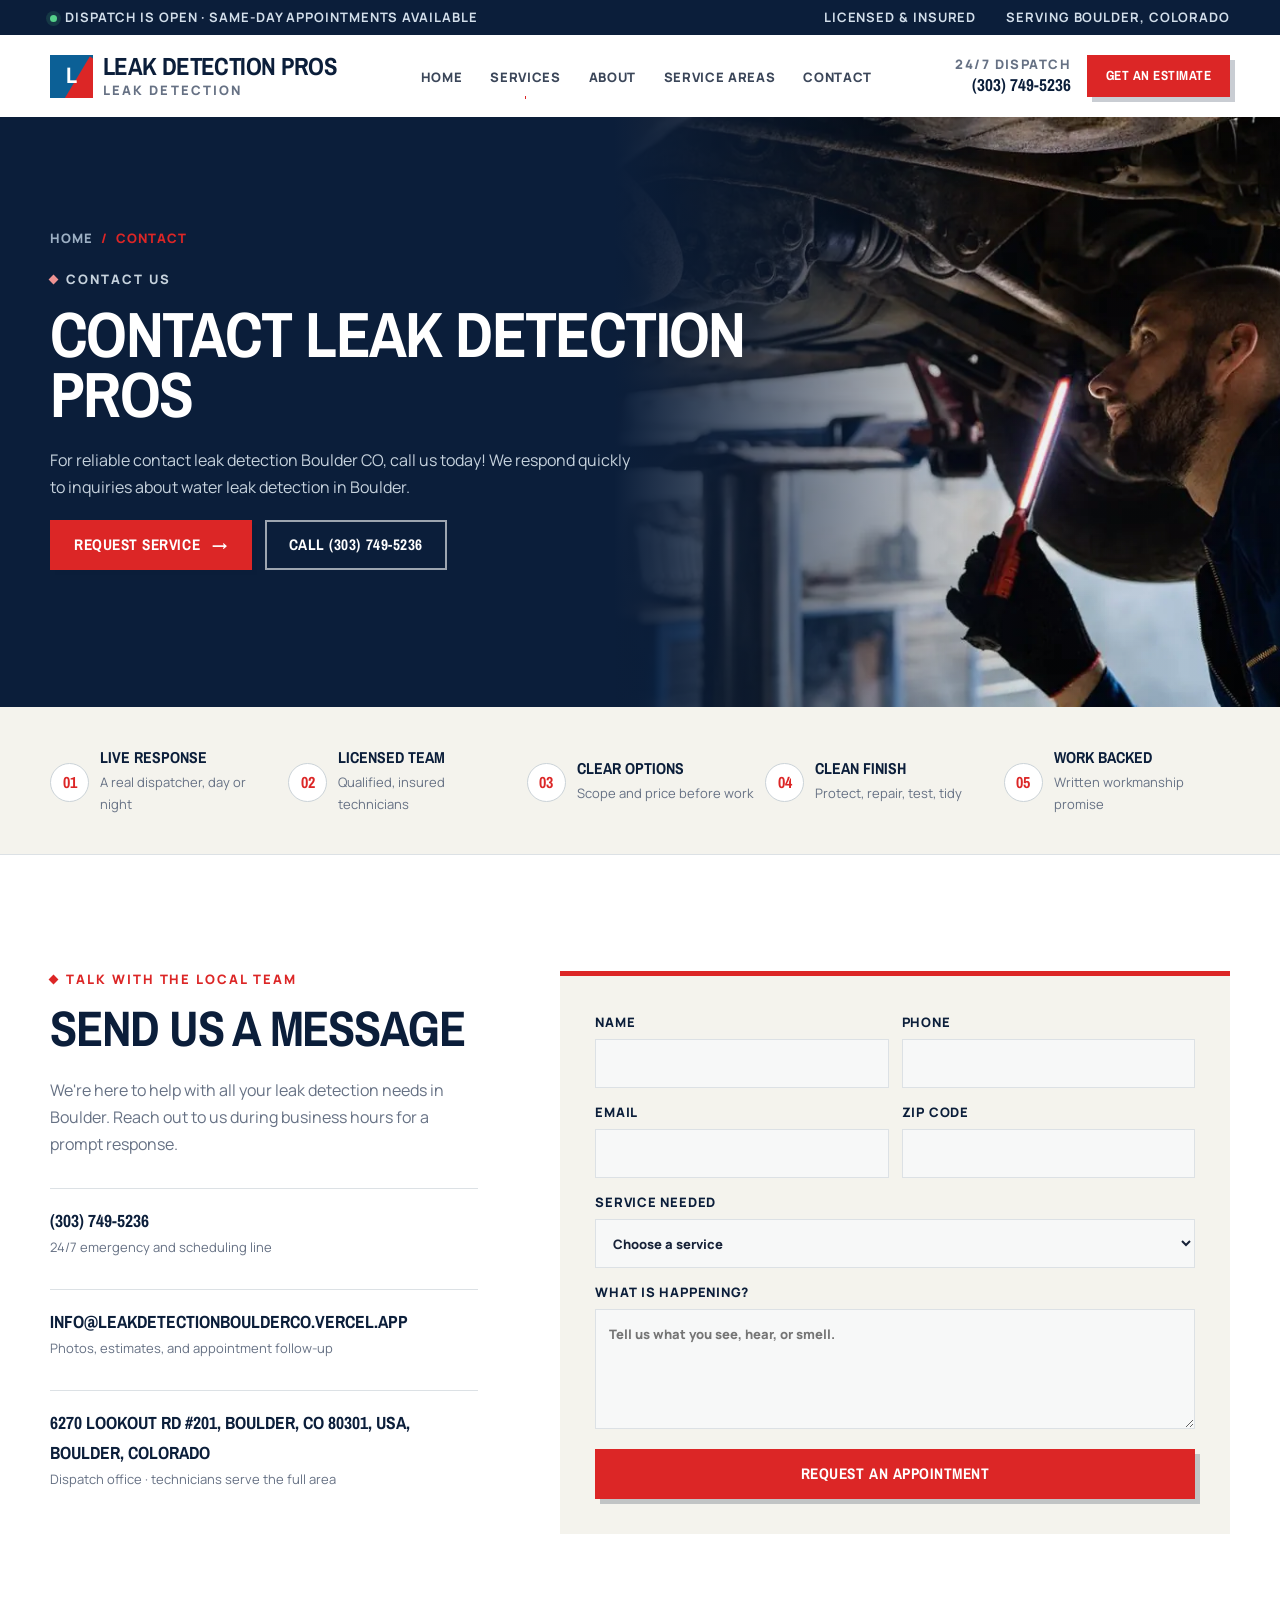
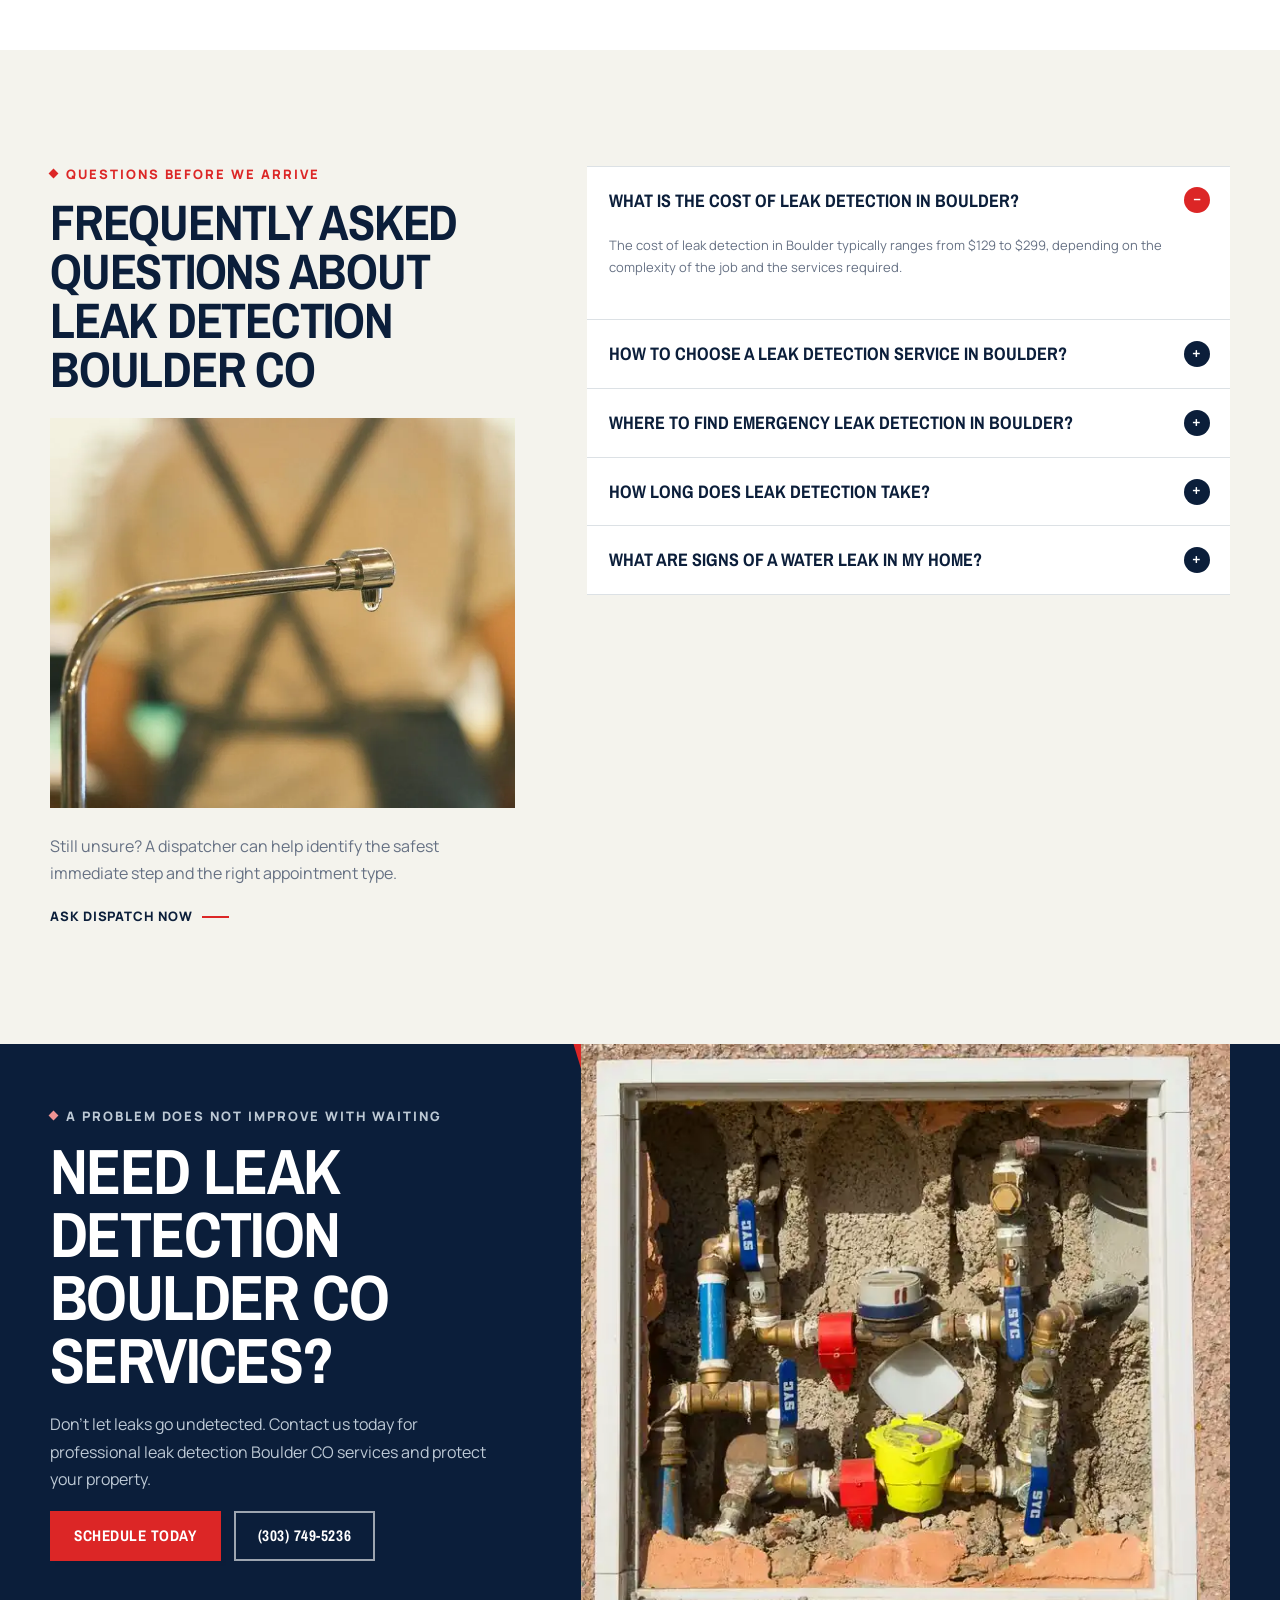
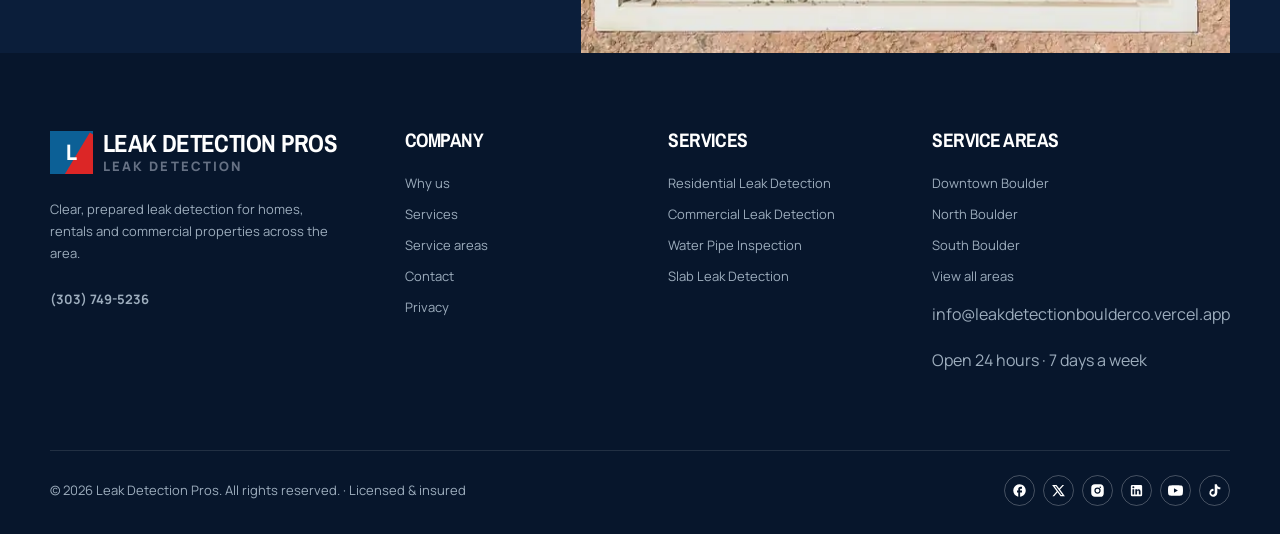
<file: contact.html>
<!doctype html>
<html lang="en" class="scroll-smooth">
  <head>
    <meta charset="UTF-8" />
    <meta name="viewport" content="width=device-width, initial-scale=1.0" />
    <title>Contact Leak Detection Pros | leak detection Boulder</title>
    <meta name="description" content="Reach out for leak detection Boulder CO services. Call us at (303) 749-5236 for prompt assistance with water leak detection in Boulder.">
    <meta name="author" content="Leak Detection Pros">
    <meta name="robots" content="index, follow">
    <link rel="canonical" href="https://leakdetectionboulderco.vercel.app/contact">
    
    <meta property="og:type" content="website">
    <meta property="og:title" content="Contact Leak Detection Pros | leak detection Boulder">
    <meta property="og:description" content="Reach out for leak detection Boulder CO services. Call us at (303) 749-5236 for prompt assistance with water leak detection in Boulder.">
    
    <link rel="icon" href="data:image/svg+xml,%3Csvg%20xmlns=%27http://www.w3.org/2000/svg%27%20viewBox=%270%200%2032%2032%27%3E%3Crect%20width=%2732%27%20height=%2732%27%20fill=%27%230b1e3a%27/%3E%3Crect%20x=%2719%27%20y=%2719%27%20width=%2713%27%20height=%2713%27%20fill=%27%23DC2626%27/%3E%3Ctext%20x=%2714%27%20y=%2723%27%20font-family=%27Arial,sans-serif%27%20font-size=%2719%27%20font-weight=%27700%27%20fill=%27%23ffffff%27%20text-anchor=%27middle%27%3EL%3C/text%3E%3C/svg%3E" type="image/svg+xml" />
    <meta name="theme-color" content="#0b1e3a" />
    <link rel="preconnect" href="https://fonts.googleapis.com" />
    <link rel="preconnect" href="https://fonts.gstatic.com" crossorigin />
    <link rel="preload" as="style" href="https://fonts.googleapis.com/css2?family=Archivo+Narrow:wght@600;700&family=Manrope:wght@400;500;600;700;800&display=swap" />
    <link rel="stylesheet" href="https://fonts.googleapis.com/css2?family=Archivo+Narrow:wght@600;700&family=Manrope:wght@400;500;600;700;800&display=swap" media="print" onload="this.media='all'" />
    <link rel="stylesheet" href="assets/global.css" />
    <noscript><link rel="stylesheet" href="https://fonts.googleapis.com/css2?family=Archivo+Narrow:wght@600;700&family=Manrope:wght@400;500;600;700;800&display=swap" /><style>[data-sal]{opacity:1 !important;transform:none !important;}</style></noscript>
  <!--rl-leads--><script>window.__RL_LEADS={siteId:"6aad7556c2e1089cd0b02207",apiBase:"https://ranklocal.cc",turnstileSiteKey:""};</script><script>
(function(){
  function cfg(){
    var c=window.__RL_LEADS||{};
    var base=String(c.apiBase||''); var siteId=String(c.siteId||'');
    if(base.indexOf('http')!==0) return null;
    if(!siteId||siteId.indexOf('{{')!==-1) return null;
    var key=String(c.turnstileSiteKey||''); if(key.indexOf('{{')!==-1) key='';
    while(base.length&&base.charAt(base.length-1)==='/') base=base.slice(0,-1);
    return {apiBase:base,siteId:siteId,ts:key};
  }
  var C=cfg(); if(!C) return;
  var TS={loading:false,loaded:false,q:[]};
  function loadTs(cb){
    if(TS.loaded&&window.turnstile) return cb();
    TS.q.push(cb); if(TS.loading) return; TS.loading=true;
    window.__rlTsReady=function(){TS.loaded=true;TS.q.forEach(function(f){f();});TS.q=[];};
    var s=document.createElement('script');
    s.src='https://challenges.cloudflare.com/turnstile/v0/api.js?onload=__rlTsReady&render=explicit';
    s.async=true; s.defer=true; document.head.appendChild(s);
  }
  function mountTs(form){
    if(!C.ts||form.__rlTs) return; form.__rlTs=true;
    var box=document.createElement('div'); box.className='rl-turnstile'; box.style.margin='10px 0';
    var sb=form.querySelector('button[type=submit],input[type=submit]');
    if(sb&&sb.parentNode) sb.parentNode.insertBefore(box,sb); else form.appendChild(box);
    loadTs(function(){ try{ window.turnstile.render(box,{sitekey:C.ts,size:'flexible'}); }catch(e){} });
  }
  function ensureHp(form){
    if(form.querySelector('[name=_hp]')) return;
    var i=document.createElement('input'); i.type='text'; i.name='_hp'; i.tabIndex=-1;
    i.setAttribute('autocomplete','off'); i.setAttribute('aria-hidden','true');
    i.style.cssText='position:absolute;left:-9999px;width:1px;height:1px;opacity:0;pointer-events:none';
    form.appendChild(i);
  }
  function setup(){
    var forms=document.querySelectorAll('form[data-rl-lead]');
    for(var i=0;i<forms.length;i++){ (function(f){
      ensureHp(f);
      if(C.ts){ f.addEventListener('focusin',function(){mountTs(f);},{once:true}); }
    })(forms[i]); }
  }
  if(document.readyState==='loading') document.addEventListener('DOMContentLoaded',setup); else setup();
  document.addEventListener('submit',function(e){
    var f=e.target;
    if(!f||!f.matches||!f.matches('form[data-rl-lead]')) return;
    var hp=f.querySelector('[name=_hp]'); if(hp&&hp.value) return;
    var data={}; var els=f.querySelectorAll('input,textarea,select');
    for(var i=0;i<els.length;i++){ var el=els[i]; var n=el.name;
      if(!n||n==='_hp'||n==='cf-turnstile-response') continue; data[n]=el.value; }
    data.pageUrl=window.location.href;
    var tok=f.querySelector('[name=cf-turnstile-response]'); if(tok&&tok.value) data.turnstileToken=tok.value;
    try{ fetch(C.apiBase+'/api/leads/'+encodeURIComponent(C.siteId),{method:'POST',headers:{'Content-Type':'application/json'},body:JSON.stringify(data),keepalive:true}).catch(function(){}); }catch(_e){}
  },true);
})();
</script>
</head>
  <body id="top">
    
<div id="navbar-container">
  <header class="site-header">
    <div class="utility-bar">
      <div class="shell utility-inner">
        <p><span class="live-dot"></span>Dispatch is open &middot; same-day appointments available</p>
        <div><span>Licensed &amp; insured</span><span>Serving Boulder, Colorado</span></div>
      </div>
    </div>
    <div class="shell main-nav">
      <a class="brand" href="/" aria-label="Leak Detection Pros home">
        <span class="brand-mark"><b>L</b></span>
        <span>Leak Detection Pros<small>LEAK DETECTION</small></span>
      </a>
      <button class="nav-toggle" type="button" aria-expanded="false" aria-controls="primary-navigation">
        <span></span><span></span><span></span><b class="sr-only">Toggle menu</b>
      </button>
      <nav class="nav-links" id="primary-navigation" aria-label="Primary navigation">
        <a href="/">Home</a>
        <a href="services">Services</a>
        <a href="about">About</a>
        <a href="locations">Service areas</a>
        
        <a href="contact">Contact</a>
      </nav>
      <div class="nav-actions">
        <a class="nav-phone" href="tel:3037495236"><small>24/7 dispatch</small>(303) 749-5236</a>
        <a class="button button-small" href="tel:3037495236">Get an estimate</a>
      </div>
    </div>
  </header>
</div>
    <main id="main-content">
      
    
<div id="hero-container">
  <section class="inner-hero">
    <div class="inner-hero-photo" data-media-slot="banner-Contact"><img src="assets/images/gen/contact-4cbedf8e.webp" alt="Contact" /></div>
    <div class="shell inner-hero-grid">
      <div class="inner-hero-copy" data-sal="slide-up" data-sal-duration="600">
        <div class="breadcrumbs"><a href="/">Home</a><span>/</span><span>Contact</span></div>
        <p class="eyebrow eyebrow-light">Contact us</p>
        <h1>Contact Leak Detection Pros</h1>
        <p>For reliable contact leak detection Boulder CO, call us today! We respond quickly to inquiries about water leak detection in Boulder.</p>
        
        <div class="hero-actions">
          <a class="button" href="tel:3037495236">Request service <span>&#8594;</span></a>
          <a class="button button-outline" href="tel:3037495236">Call (303) 749-5236</a>
        </div>
      </div>
    </div>
  </section>
</div>
    
<div id="trust-strip-container">
  <section class="trust-rail" aria-label="Service assurances">
    <div class="shell trust-grid">
      <article><b>01</b><div><strong>Live response</strong><span>A real dispatcher, day or night</span></div></article><article><b>02</b><div><strong>Licensed team</strong><span>Qualified, insured technicians</span></div></article><article><b>03</b><div><strong>Clear options</strong><span>Scope and price before work</span></div></article><article><b>04</b><div><strong>Clean finish</strong><span>Protect, repair, test, tidy</span></div></article><article><b>05</b><div><strong>Work backed</strong><span>Written workmanship promise</span></div></article>
    </div>
  </section>
</div>
    
<div id="contact-container">
  <section class="section contact-section" id="contact">
    <div class="shell contact-grid">
      <div class="contact-copy">
        <p class="eyebrow">Talk with the local team</p>
        <h2>Send Us a Message</h2>
        <p>We're here to help with all your leak detection needs in Boulder. Reach out to us during business hours for a prompt response.</p>
        <div class="contact-details">
          <article><strong><a href="tel:3037495236" style="color:inherit;">(303) 749-5236</a></strong><span>24/7 emergency and scheduling line</span></article>
          <article><strong><a href="mailto:info@leakdetectionboulderco.vercel.app" style="color:inherit;">info@leakdetectionboulderco.vercel.app</a></strong><span>Photos, estimates, and appointment follow-up</span></article>
          <article><strong>6270 Lookout Rd #201, Boulder, CO 80301, USA, Boulder, Colorado</strong><span>Dispatch office &middot; technicians serve the full area</span></article>
        </div>
      </div>
      <form class="contact-form" id="contact-form" data-rl-lead><input type="text" name="_hp" tabindex="-1" autocomplete="off" class="rl-hp" aria-hidden="true" />
        <label><span>Name</span><input type="text" name="name" required /></label>
        <label><span>Phone</span><input type="tel" name="phone" required /></label>
        <label><span>Email</span><input type="email" name="email" /></label>
        <label><span>ZIP code</span><input type="text" name="zip" inputmode="numeric" required /></label>
        <label class="wide"><span>Service needed</span><select name="service" aria-label="Service needed" required><option value="">Choose a service</option><option>Residential Leak Detection</option><option>Commercial Leak Detection</option><option>Water Pipe Inspection</option><option>Slab Leak Detection</option></select></label>
        <label class="wide"><span>What is happening?</span><textarea name="message" placeholder="Tell us what you see, hear, or smell."></textarea></label>
        <button class="button wide" type="submit">Request an appointment</button>
        <p class="form-success wide" role="status" aria-live="polite">Thanks — your request is in. Dispatch will contact you shortly.</p>
      </form>
    </div>
  </section>
</div>
    
<div id="faq-container">
  <section class="section faq-section" id="faq">
    <div class="shell faq-grid">
      <div class="faq-aside">
        <p class="eyebrow">Questions before we arrive</p>
        <h2>Frequently Asked Questions About Leak Detection Boulder CO</h2>
        <div data-media-slot="faq-image"><img src="assets/images/gen/home-prepared-for-service-dd9c71e0.webp" alt="Home prepared for service" loading="lazy" /></div>
        <p>Still unsure? A dispatcher can help identify the safest immediate step and the right appointment type.</p>
        <a class="text-link" href="tel:3037495236">Ask dispatch now</a>
      </div>
      <div class="faq-list">
        <details open><summary>What is the cost of leak detection in Boulder?</summary><p>The cost of leak detection in Boulder typically ranges from $129 to $299, depending on the complexity of the job and the services required.</p></details><details><summary>How to choose a leak detection service in Boulder?</summary><p>To choose a leak detection service in Boulder, look for certified professionals with certified experience, advanced technology, and transparent pricing.</p></details><details><summary>Where to find emergency leak detection in Boulder?</summary><p>Emergency leak detection services in Boulder can be found through local listings or by contacting us directly for immediate assistance.</p></details><details><summary>How long does leak detection take?</summary><p>Most leak detection jobs in Boulder take between one to three hours, depending on the size of the property and the complexity of the leak.</p></details><details><summary>What are signs of a water leak in my home?</summary><p>Signs of a water leak include unexplained water bills, damp spots on walls or ceilings, and the sound of running water when no taps are on.</p></details>
      </div>
    </div>
  </section>
</div>
    
<div id="cta-container">
  <section class="cta-band">
    <div class="shell cta-grid">
      <div class="cta-copy">
        <p class="eyebrow eyebrow-light">A problem does not improve with waiting</p>
        <h2>Need Leak Detection Boulder CO Services?</h2>
        <p>Don't let leaks go undetected. Contact us today for professional leak detection Boulder CO services and protect your property.</p>
        <div class="hero-actions"><a class="button" href="tel:3037495236">Schedule Today</a><a class="button button-outline" href="tel:3037495236">(303) 749-5236</a></div>
      </div>
      <div class="cta-photo" data-media-slot="cta-image"><img src="assets/images/gen/well-maintained-local-home-298039f4.webp" alt="Well-maintained local home" loading="lazy" /></div>
    </div>
  </section>
</div>
    </main>
    
<div id="footer-container">
  <footer class="site-footer">
    <div class="shell">
      <div class="footer-grid">
        <div class="footer-brand">
          <a class="brand" href="/"><span class="brand-mark"><b>L</b></span><span>Leak Detection Pros<small>LEAK DETECTION</small></span></a>
          <p>Clear, prepared leak detection for homes, rentals and commercial properties across the area.</p>
          <p><a href="tel:3037495236" style="color:inherit;font-weight:700;">(303) 749-5236</a></p>
        </div>
        <div>
          <h3>Company</h3>
          <ul>
            <li><a href="about">Why us</a></li>
            <li><a href="services">Services</a></li>
            <li><a href="locations">Service areas</a></li>
            <li><a href="contact">Contact</a></li>
            <li><a href="privacy-policy">Privacy</a></li>
          </ul>
        </div>
        <div>
          <h3>Services</h3>
          <!-- RL-AUTO:footer-services START -->
<ul><li><a href="residential-leak-detection">Residential Leak Detection</a></li><li><a href="commercial-leak-detection">Commercial Leak Detection</a></li><li><a href="water-pipe-inspection">Water Pipe Inspection</a></li><li><a href="slab-leak-detection">Slab Leak Detection</a></li></ul>
<!-- RL-AUTO:footer-services END -->
        </div>
        <div>
          <h3>Service areas</h3>
          <!-- RL-AUTO:footer-locations START -->
<ul><li><a href="leak-detection-downtown-boulder">Downtown Boulder</a></li><li><a href="leak-detection-north-boulder">North Boulder</a></li><li><a href="leak-detection-south-boulder">South Boulder</a></li><li><a href="locations">View all areas</a></li></ul>
<!-- RL-AUTO:footer-locations END -->
          <p style="margin-top:14px;"><a href="mailto:info@leakdetectionboulderco.vercel.app" style="color:inherit;">info@leakdetectionboulderco.vercel.app</a></p>
          <p>Open 24 hours &middot; 7 days a week</p>
        </div>
      </div>
      <div class="footer-bottom">
        <p>&copy; 2026 Leak Detection Pros. All rights reserved. &middot; Licensed &amp; insured</p>
        <div class="socials" data-social-links><a href="#" data-social="facebook" aria-label="Facebook"><svg width="15" height="15" viewBox="0 0 24 24" fill="currentColor"><path d="M22 12c0-5.52-4.48-10-10-10S2 6.48 2 12c0 4.84 3.44 8.87 8 9.8V15H8v-3h2V9.5C10 7.57 11.57 6 13.5 6H16v3h-2c-.55 0-1 .45-1 1v2h3v3h-3v6.95c5.05-.5 9-4.76 9-9.95"/></svg></a><a href="#" data-social="x" aria-label="X (Twitter)"><svg width="15" height="15" viewBox="0 0 24 24" fill="currentColor"><path d="M10.488 14.651L15.25 21h7l-7.858-10.478L20.93 3h-2.65l-5.117 5.886L8.75 3h-7l7.51 10.015L2.32 21h2.65zM16.25 19L5.75 5h2l10.5 14z"/></svg></a><a href="#" data-social="instagram" aria-label="Instagram"><svg width="15" height="15" viewBox="0 0 24 24" fill="currentColor"><path d="M7.8 2h8.4C19.4 2 22 4.6 22 7.8v8.4a5.8 5.8 0 0 1-5.8 5.8H7.8C4.6 22 2 19.4 2 16.2V7.8A5.8 5.8 0 0 1 7.8 2m8.65 3.5a1.25 1.25 0 1 0 0 2.5 1.25 1.25 0 0 0 0-2.5M12 7a5 5 0 1 0 0 10 5 5 0 0 0 0-10m0 2a3 3 0 1 1 0 6 3 3 0 0 1 0-6"/></svg></a><a href="#" data-social="linkedin" aria-label="LinkedIn"><svg width="15" height="15" viewBox="0 0 24 24" fill="currentColor"><path d="M19 3a2 2 0 0 1 2 2v14a2 2 0 0 1-2 2H5a2 2 0 0 1-2-2V5a2 2 0 0 1 2-2zm-.5 15.5v-5.3a3.26 3.26 0 0 0-3.26-3.26c-.85 0-1.84.52-2.32 1.3v-1.11h-2.79v8.37h2.79v-4.93c0-.77.62-1.4 1.39-1.4a1.4 1.4 0 0 1 1.4 1.4v4.93zM6.88 8.56a1.68 1.68 0 1 0 0-3.37 1.69 1.69 0 0 0 0 3.37m1.39 9.94v-8.37H5.5v8.37z"/></svg></a><a href="#" data-social="youtube" aria-label="YouTube"><svg width="15" height="15" viewBox="0 0 24 24" fill="currentColor"><path d="M23.5 6.19a3.02 3.02 0 0 0-2.12-2.14C19.5 3.55 12 3.55 12 3.55s-7.5 0-9.38.5A3.02 3.02 0 0 0 .5 6.19C0 8.07 0 12 0 12s0 3.93.5 5.81a3.02 3.02 0 0 0 2.12 2.14c1.88.5 9.38.5 9.38.5s7.5 0 9.38-.5a3.02 3.02 0 0 0 2.12-2.14C24 15.93 24 12 24 12s0-3.93-.5-5.81M9.55 15.57V8.43L15.82 12z"/></svg></a><a href="#" data-social="tiktok" aria-label="TikTok"><svg width="15" height="15" viewBox="0 0 24 24" fill="currentColor"><path d="M19.59 6.69a4.83 4.83 0 0 1-3.77-4.25V2h-3.45v13.67a2.89 2.89 0 0 1-5.2 1.74 2.89 2.89 0 0 1 2.31-4.64 2.93 2.93 0 0 1 .88.13V9.4a6.84 6.84 0 0 0-1-.05A6.33 6.33 0 0 0 5.7 20.1a6.34 6.34 0 0 0 10.86-4.43v-7a8.16 8.16 0 0 0 4.77 1.52v-3.4a4.85 4.85 0 0 1-1.74-.1z"/></svg></a></div>
      </div>
    </div>
  </footer>
</div>
    
<div id="sticky-call-button-container">
  <a class="sticky-call" href="tel:3037495236" aria-label="Call us (303) 749-5236"><span><svg viewBox="0 0 24 24" width="17" height="17" fill="currentColor"><path d="M6.6 10.8a15.1 15.1 0 0 0 6.6 6.6l2.2-2.2a1 1 0 0 1 1-.24 11.4 11.4 0 0 0 3.6.58 1 1 0 0 1 1 1V20a1 1 0 0 1-1 1A17 17 0 0 1 3 4a1 1 0 0 1 1-1h3.5a1 1 0 0 1 1 1 11.4 11.4 0 0 0 .58 3.6 1 1 0 0 1-.25 1z"/></svg></span> Call dispatch</a>
</div>
    <script src="assets/js/main.js"></script>
  </body>
</html>
</file>
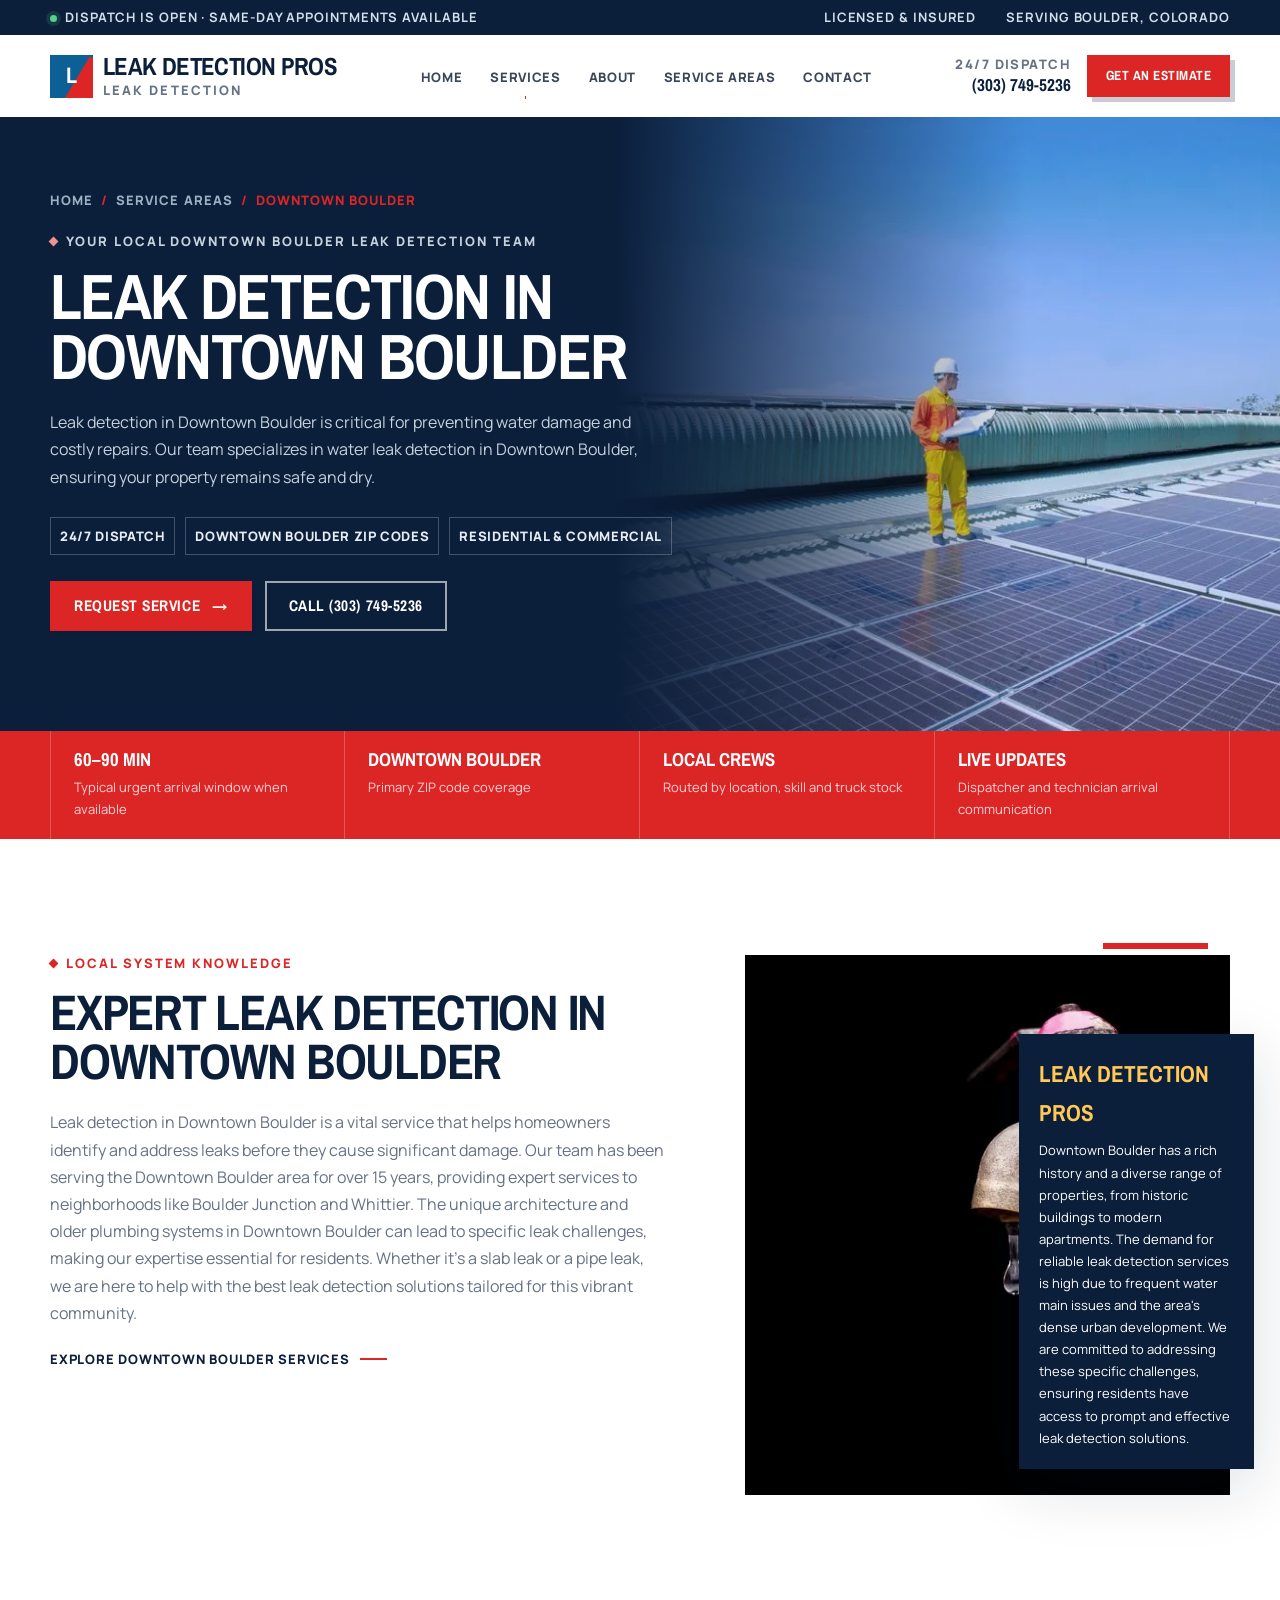
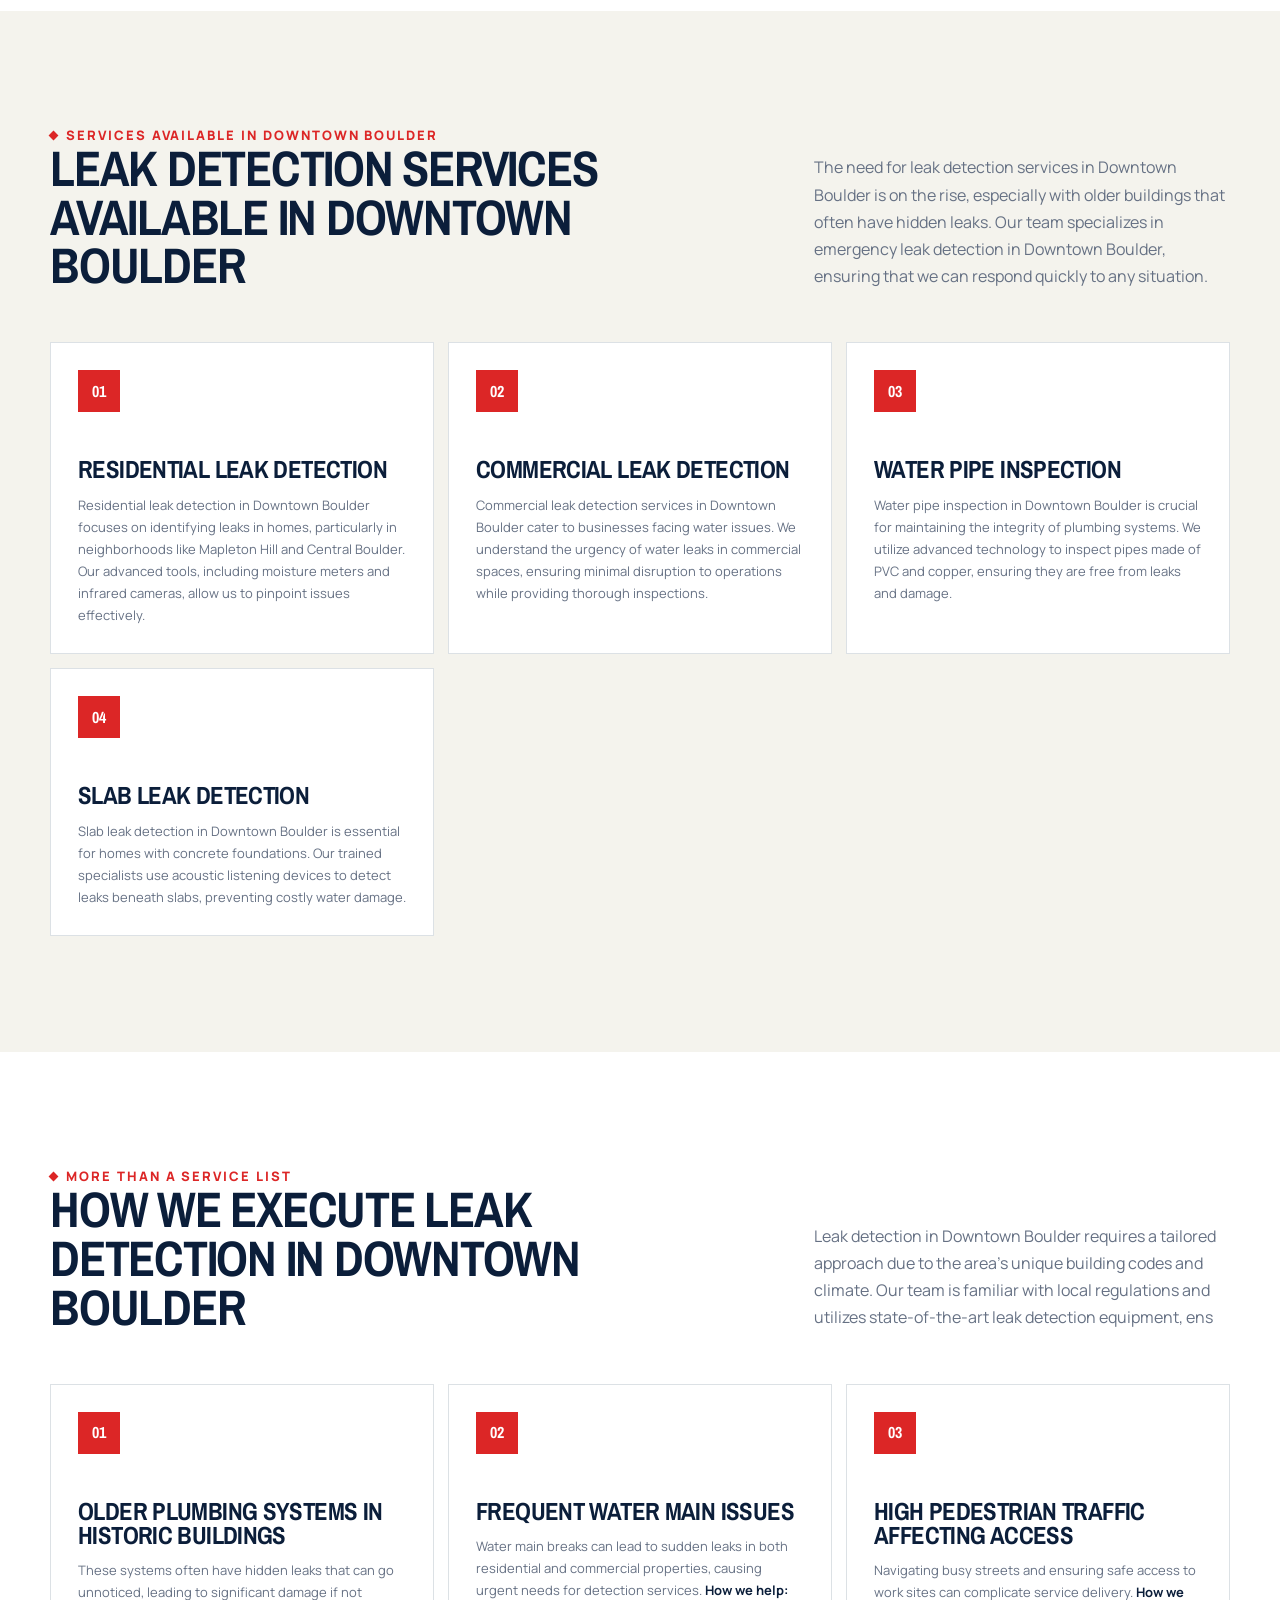
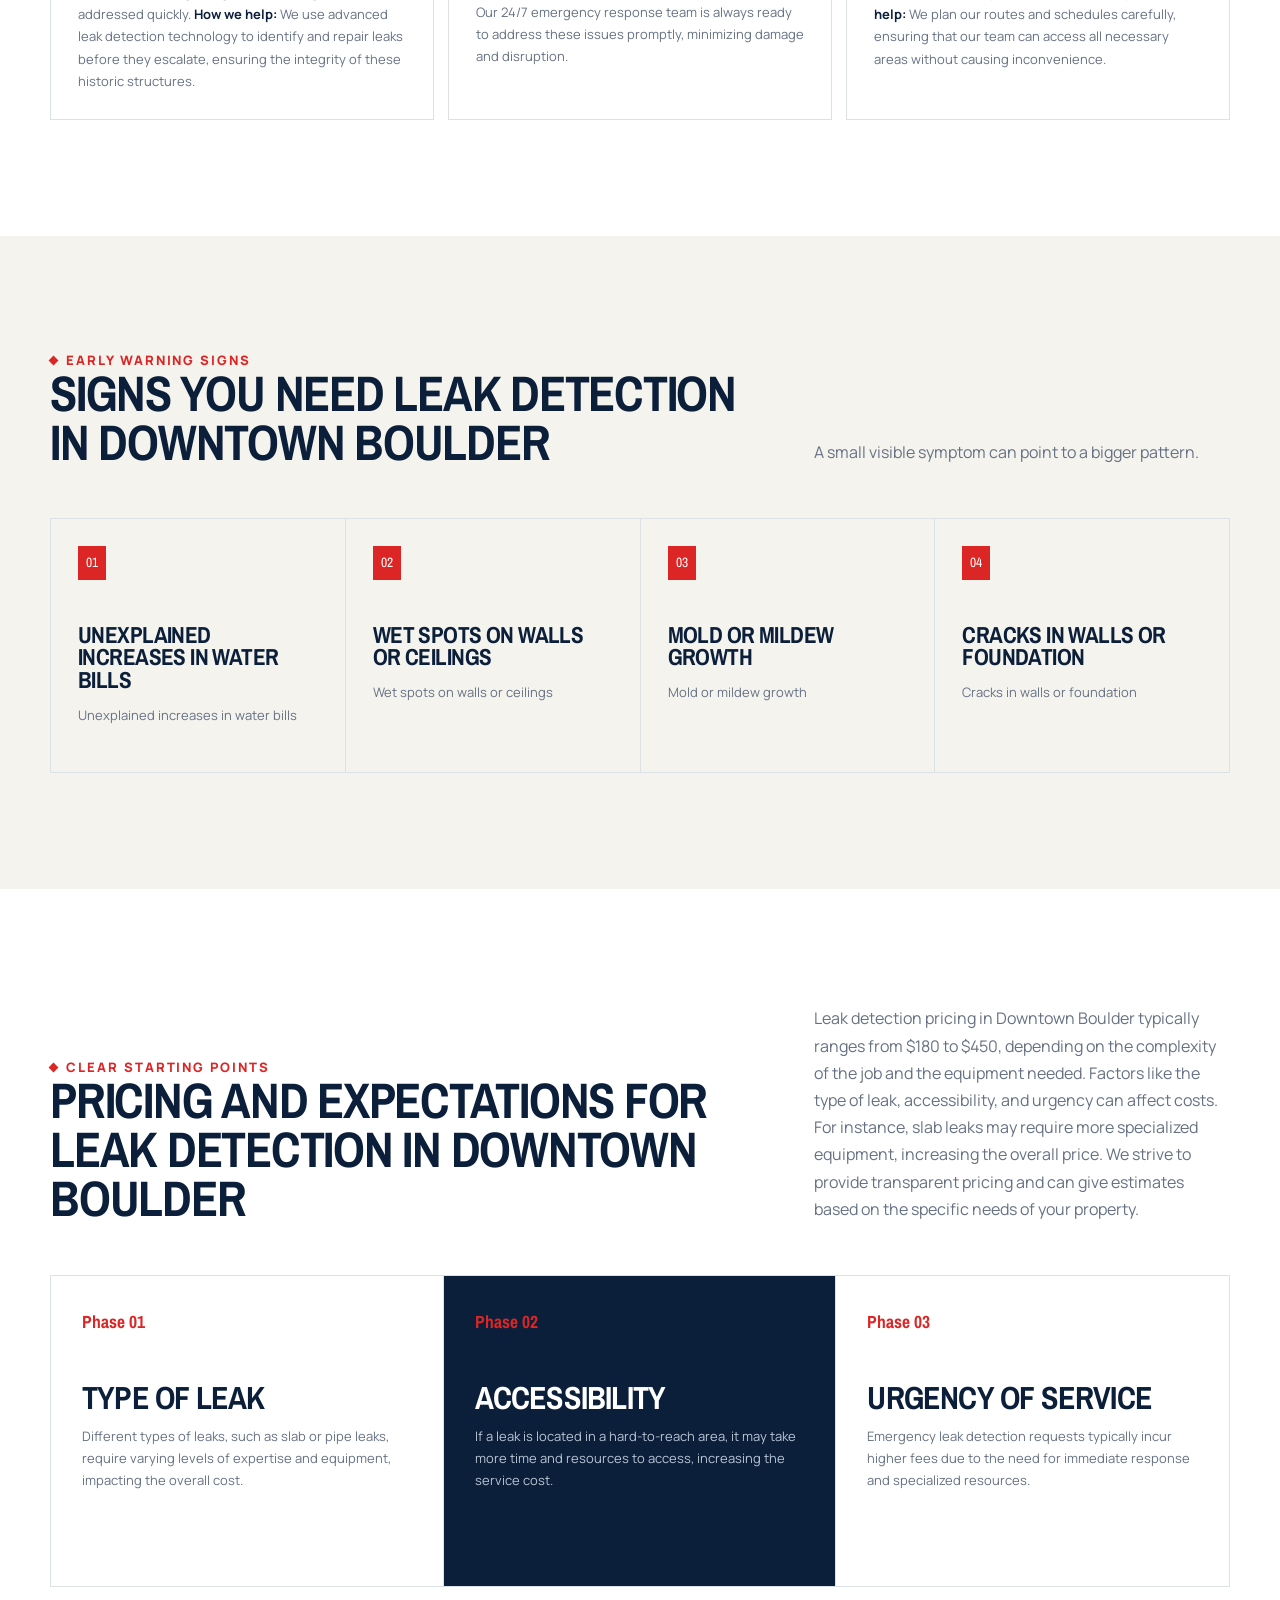
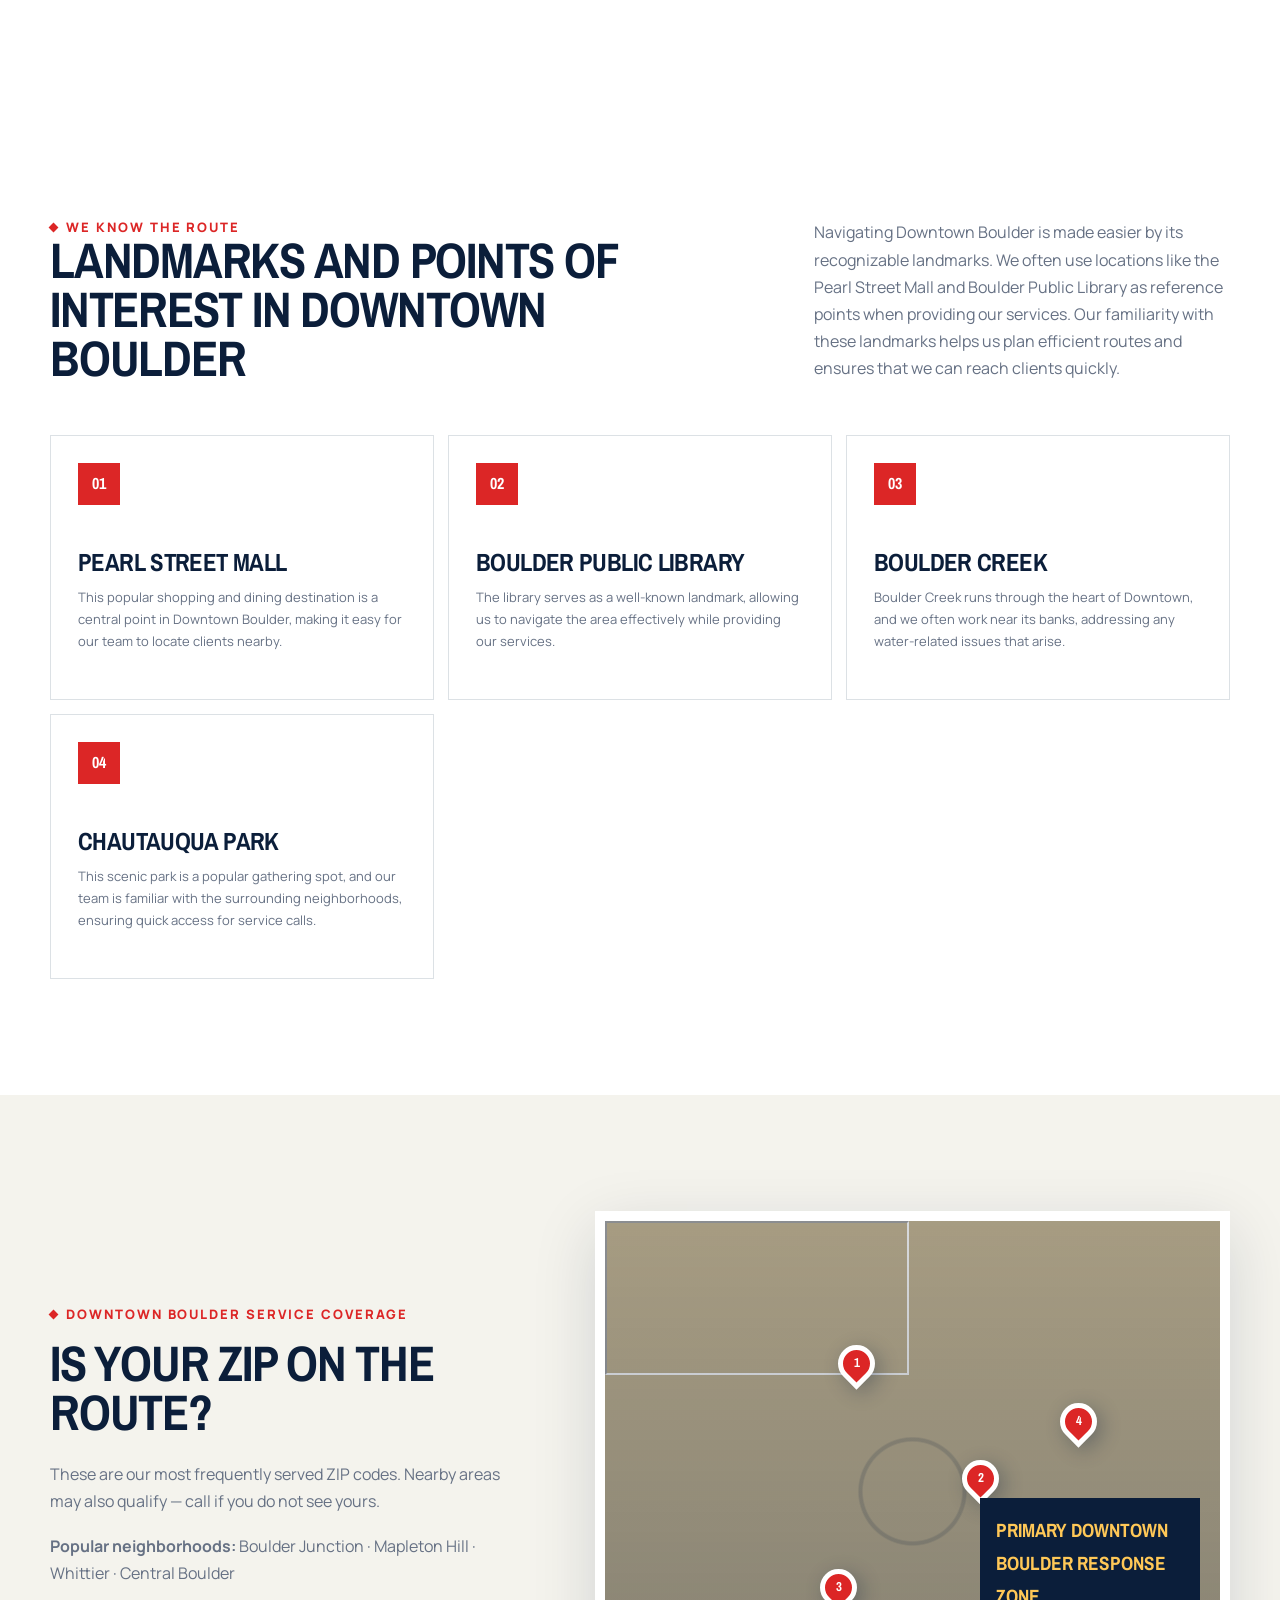
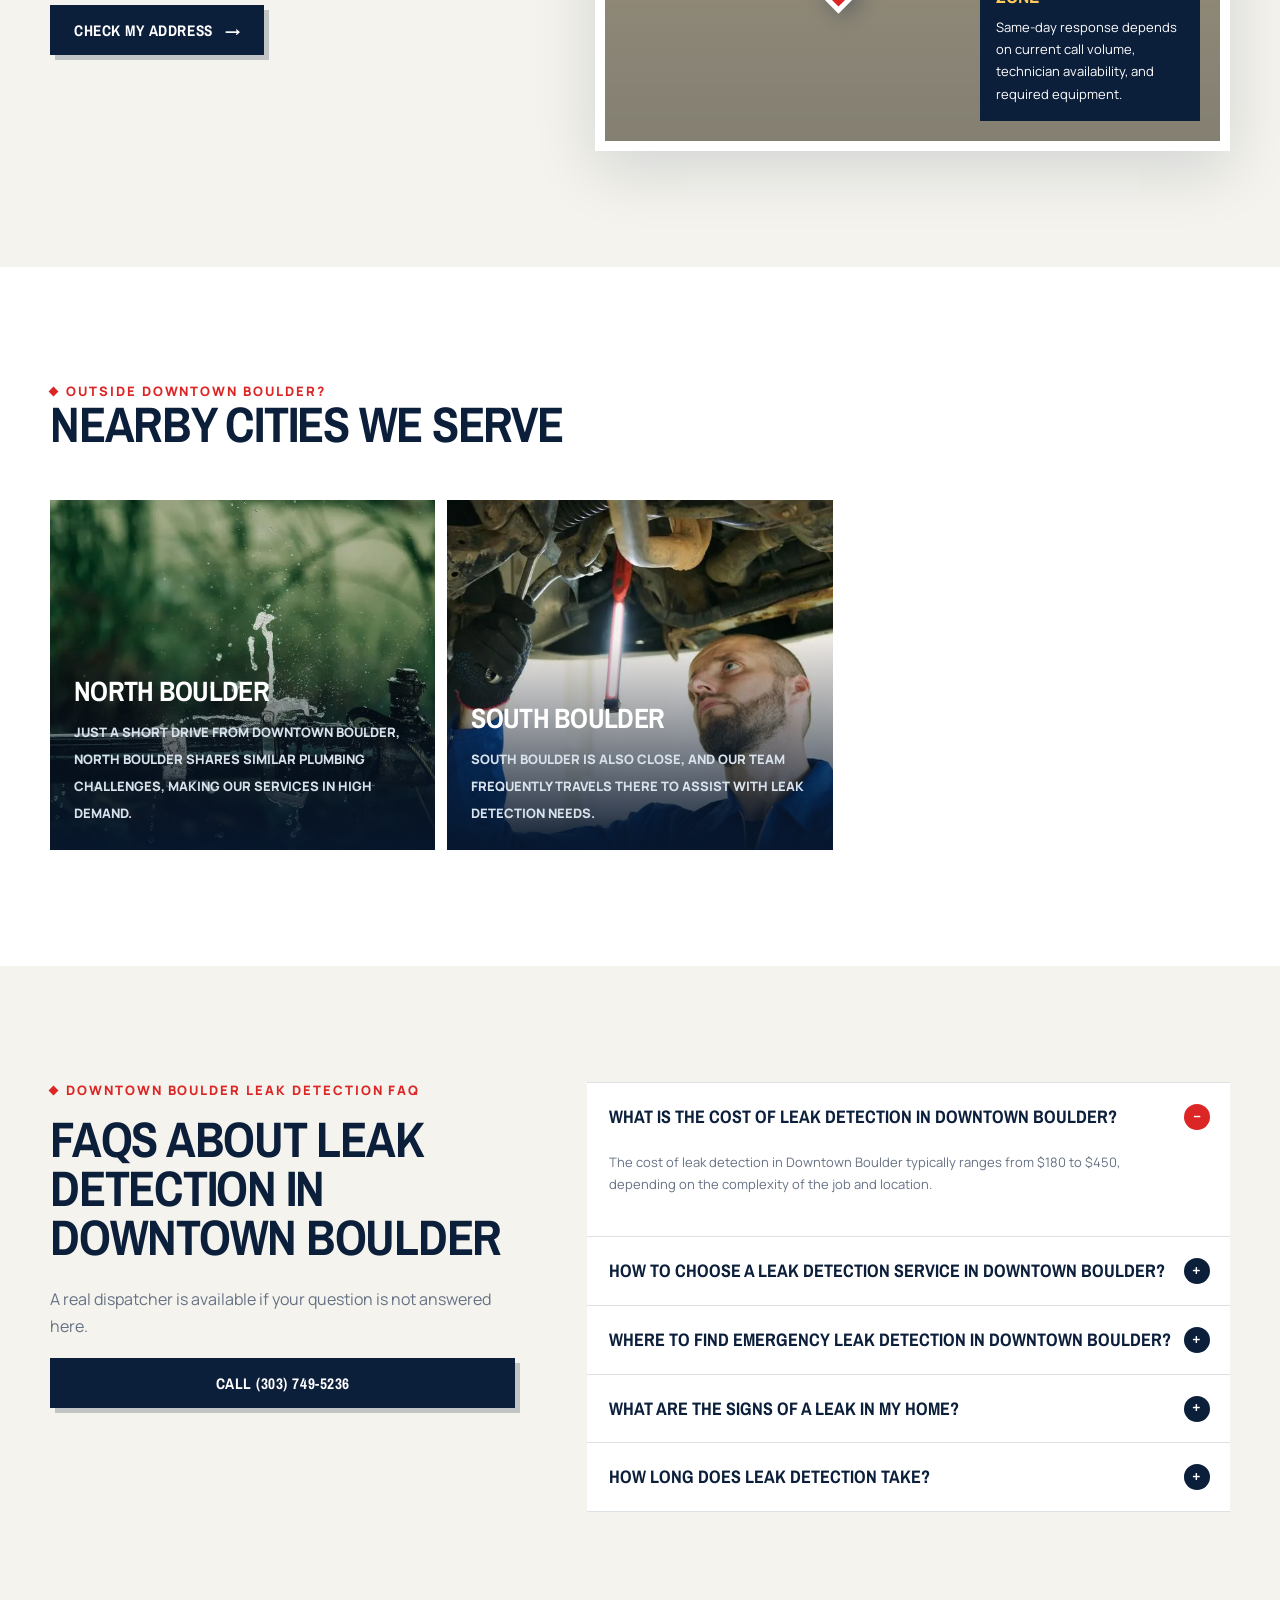
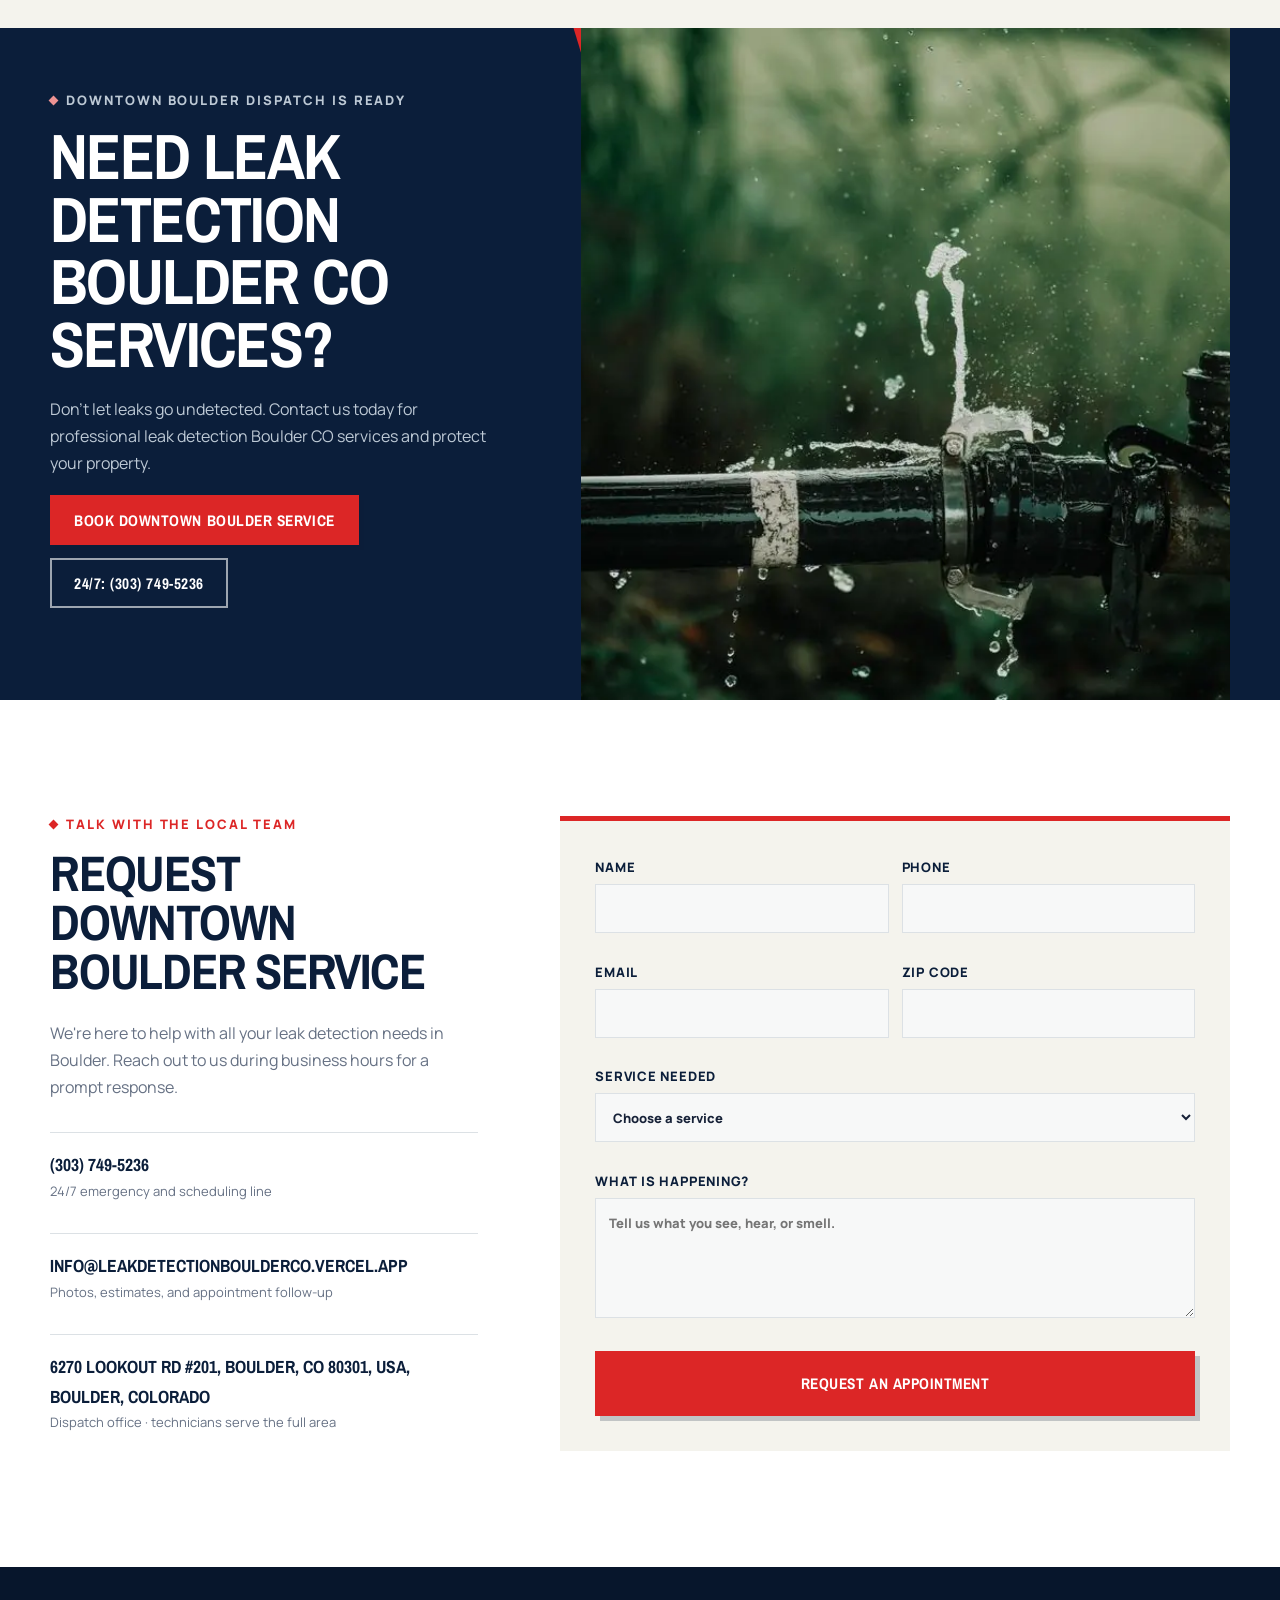
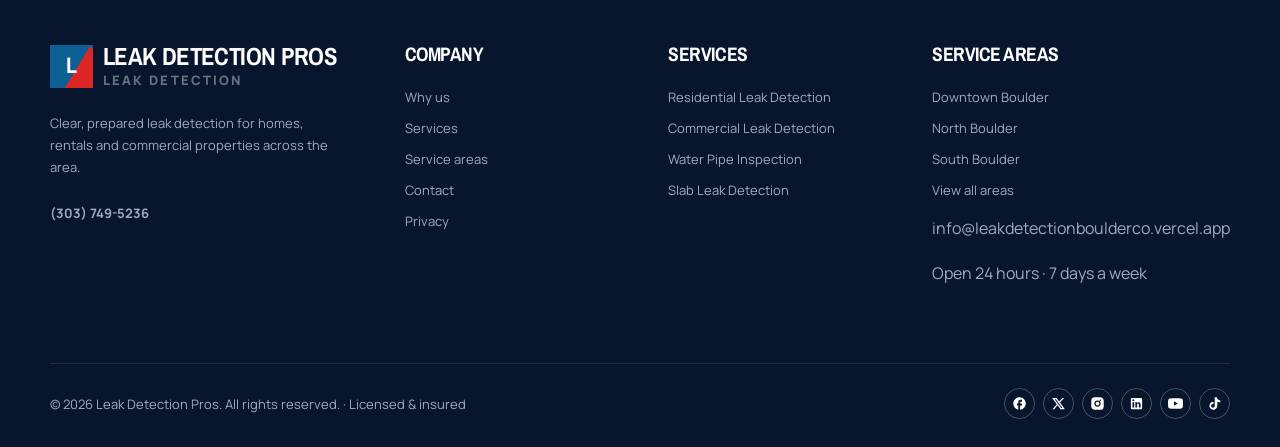
<file: leak-detection-downtown-boulder.html>
<!doctype html>
<html lang="en" class="scroll-smooth">
  <head>
    <meta charset="UTF-8" />
    <meta name="viewport" content="width=device-width, initial-scale=1.0" />
    <title>Leak Detection Downtown Boulder | Water Leak Detection in</title>
    <meta name="description" content="Leak detection in Downtown Boulder is essential for homeowners. Count on our affordable water leak detection in Downtown Boulder today!">
    <meta name="robots" content="index, follow">
    <link rel="canonical" href="https://leakdetectionboulderco.vercel.app/leak-detection-downtown-boulder">
    
    <script type="application/ld+json">
{
  "@context": "https://schema.org",
  "@type": "BreadcrumbList",
  "itemListElement": [
    {
      "@type": "ListItem",
      "position": 1,
      "name": "Home",
      "item": "https://leakdetectionboulderco.vercel.app/"
    },
    {
      "@type": "ListItem",
      "position": 2,
      "name": "Service Areas",
      "item": "https://leakdetectionboulderco.vercel.app/locations"
    },
    {
      "@type": "ListItem",
      "position": 3,
      "name": "Downtown Boulder",
      "item": "https://leakdetectionboulderco.vercel.app/leak-detection-downtown-boulder"
    }
  ]
}
</script>
    <link rel="icon" href="data:image/svg+xml,%3Csvg%20xmlns=%27http://www.w3.org/2000/svg%27%20viewBox=%270%200%2032%2032%27%3E%3Crect%20width=%2732%27%20height=%2732%27%20fill=%27%230b1e3a%27/%3E%3Crect%20x=%2719%27%20y=%2719%27%20width=%2713%27%20height=%2713%27%20fill=%27%23DC2626%27/%3E%3Ctext%20x=%2714%27%20y=%2723%27%20font-family=%27Arial,sans-serif%27%20font-size=%2719%27%20font-weight=%27700%27%20fill=%27%23ffffff%27%20text-anchor=%27middle%27%3EL%3C/text%3E%3C/svg%3E" type="image/svg+xml" />
    <link rel="preload" as="image" href="assets/images/gen/water-pipe-inspection-29c48c47.webp" fetchpriority="high" />
    <meta name="theme-color" content="#0b1e3a" />
    <link rel="preconnect" href="https://fonts.googleapis.com" />
    <link rel="preconnect" href="https://fonts.gstatic.com" crossorigin />
    <link rel="preload" as="style" href="https://fonts.googleapis.com/css2?family=Archivo+Narrow:wght@600;700&family=Manrope:wght@400;500;600;700;800&display=swap" />
    <link rel="stylesheet" href="https://fonts.googleapis.com/css2?family=Archivo+Narrow:wght@600;700&family=Manrope:wght@400;500;600;700;800&display=swap" media="print" onload="this.media='all'" />
    <link rel="stylesheet" href="assets/global.css" />
    <noscript><link rel="stylesheet" href="https://fonts.googleapis.com/css2?family=Archivo+Narrow:wght@600;700&family=Manrope:wght@400;500;600;700;800&display=swap" /><style>[data-sal]{opacity:1 !important;transform:none !important;}</style></noscript>
  <!--rl-leads--><script>window.__RL_LEADS={siteId:"6aad7556c2e1089cd0b02207",apiBase:"https://ranklocal.cc",turnstileSiteKey:""};</script><script>
(function(){
  function cfg(){
    var c=window.__RL_LEADS||{};
    var base=String(c.apiBase||''); var siteId=String(c.siteId||'');
    if(base.indexOf('http')!==0) return null;
    if(!siteId||siteId.indexOf('{{')!==-1) return null;
    var key=String(c.turnstileSiteKey||''); if(key.indexOf('{{')!==-1) key='';
    while(base.length&&base.charAt(base.length-1)==='/') base=base.slice(0,-1);
    return {apiBase:base,siteId:siteId,ts:key};
  }
  var C=cfg(); if(!C) return;
  var TS={loading:false,loaded:false,q:[]};
  function loadTs(cb){
    if(TS.loaded&&window.turnstile) return cb();
    TS.q.push(cb); if(TS.loading) return; TS.loading=true;
    window.__rlTsReady=function(){TS.loaded=true;TS.q.forEach(function(f){f();});TS.q=[];};
    var s=document.createElement('script');
    s.src='https://challenges.cloudflare.com/turnstile/v0/api.js?onload=__rlTsReady&render=explicit';
    s.async=true; s.defer=true; document.head.appendChild(s);
  }
  function mountTs(form){
    if(!C.ts||form.__rlTs) return; form.__rlTs=true;
    var box=document.createElement('div'); box.className='rl-turnstile'; box.style.margin='10px 0';
    var sb=form.querySelector('button[type=submit],input[type=submit]');
    if(sb&&sb.parentNode) sb.parentNode.insertBefore(box,sb); else form.appendChild(box);
    loadTs(function(){ try{ window.turnstile.render(box,{sitekey:C.ts,size:'flexible'}); }catch(e){} });
  }
  function ensureHp(form){
    if(form.querySelector('[name=_hp]')) return;
    var i=document.createElement('input'); i.type='text'; i.name='_hp'; i.tabIndex=-1;
    i.setAttribute('autocomplete','off'); i.setAttribute('aria-hidden','true');
    i.style.cssText='position:absolute;left:-9999px;width:1px;height:1px;opacity:0;pointer-events:none';
    form.appendChild(i);
  }
  function setup(){
    var forms=document.querySelectorAll('form[data-rl-lead]');
    for(var i=0;i<forms.length;i++){ (function(f){
      ensureHp(f);
      if(C.ts){ f.addEventListener('focusin',function(){mountTs(f);},{once:true}); }
    })(forms[i]); }
  }
  if(document.readyState==='loading') document.addEventListener('DOMContentLoaded',setup); else setup();
  document.addEventListener('submit',function(e){
    var f=e.target;
    if(!f||!f.matches||!f.matches('form[data-rl-lead]')) return;
    var hp=f.querySelector('[name=_hp]'); if(hp&&hp.value) return;
    var data={}; var els=f.querySelectorAll('input,textarea,select');
    for(var i=0;i<els.length;i++){ var el=els[i]; var n=el.name;
      if(!n||n==='_hp'||n==='cf-turnstile-response') continue; data[n]=el.value; }
    data.pageUrl=window.location.href;
    var tok=f.querySelector('[name=cf-turnstile-response]'); if(tok&&tok.value) data.turnstileToken=tok.value;
    try{ fetch(C.apiBase+'/api/leads/'+encodeURIComponent(C.siteId),{method:'POST',headers:{'Content-Type':'application/json'},body:JSON.stringify(data),keepalive:true}).catch(function(){}); }catch(_e){}
  },true);
})();
</script>
</head>
  <body class="location-page" id="top">
    <a class="skip-link" href="#main-content">Skip to content</a>
    
<div id="navbar-container">
  <header class="site-header">
    <div class="utility-bar">
      <div class="shell utility-inner">
        <p><span class="live-dot"></span>Dispatch is open &middot; same-day appointments available</p>
        <div><span>Licensed &amp; insured</span><span>Serving Boulder, Colorado</span></div>
      </div>
    </div>
    <div class="shell main-nav">
      <a class="brand" href="/" aria-label="Leak Detection Pros home">
        <span class="brand-mark"><b>L</b></span>
        <span>Leak Detection Pros<small>LEAK DETECTION</small></span>
      </a>
      <button class="nav-toggle" type="button" aria-expanded="false" aria-controls="primary-navigation">
        <span></span><span></span><span></span><b class="sr-only">Toggle menu</b>
      </button>
      <nav class="nav-links" id="primary-navigation" aria-label="Primary navigation">
        <a href="/">Home</a>
        <a href="services">Services</a>
        <a href="about">About</a>
        <a href="locations">Service areas</a>
        
        <a href="contact">Contact</a>
      </nav>
      <div class="nav-actions">
        <a class="nav-phone" href="tel:3037495236"><small>24/7 dispatch</small>(303) 749-5236</a>
        <a class="button button-small" href="tel:3037495236">Get an estimate</a>
      </div>
    </div>
  </header>
</div>
    <main id="main-content">
      
<div id="hero-container">
  <section class="inner-hero">
    <div class="inner-hero-photo" data-media-slot="banner-Downtown Boulder"><img src="assets/images/gen/water-pipe-inspection-29c48c47.webp" alt="Downtown Boulder" /></div>
    <div class="shell inner-hero-grid">
      <div class="inner-hero-copy" data-sal="slide-up" data-sal-duration="600">
        <div class="breadcrumbs"><a href="/">Home</a><span>/</span><a href="locations">Service areas</a><span>/</span><span>Downtown Boulder</span></div>
        <p class="eyebrow eyebrow-light">Your local Downtown Boulder leak detection team</p>
        <h1>Leak Detection in Downtown Boulder</h1>
        <p>Leak detection in Downtown Boulder is critical for preventing water damage and costly repairs. Our team specializes in water leak detection in Downtown Boulder, ensuring your property remains safe and dry.</p>
        <div class="hero-facts"><span>24/7 dispatch</span><span>Downtown Boulder ZIP codes</span><span>Residential &amp; commercial</span></div>
        <div class="hero-actions">
          <a class="button" href="tel:3037495236">Request service <span>&#8594;</span></a>
          <a class="button button-outline" href="tel:3037495236">Call (303) 749-5236</a>
        </div>
      </div>
    </div>
  </section>
</div>
      
  <div id="trust-strip-container">
    <section class="quick-strip">
      <div class="shell quick-strip-grid">
        <article><strong>60&ndash;90 min</strong><span>Typical urgent arrival window when available</span></article>
        <article><strong>Downtown Boulder</strong><span>Primary ZIP code coverage</span></article>
        <article><strong>Local crews</strong><span>Routed by location, skill and truck stock</span></article>
        <article><strong>Live updates</strong><span>Dispatcher and technician arrival communication</span></article>
      </div>
    </section>
  </div>
      
  <div id="about-container">
    <section class="section">
      <div class="shell content-grid">
        <div class="content-copy">
          <p class="eyebrow">Local system knowledge</p>
          <h2>Expert Leak Detection in Downtown Boulder</h2>
          <p>Leak detection in Downtown Boulder is a vital service that helps homeowners identify and address leaks before they cause significant damage. Our team has been serving the Downtown Boulder area for over 15 years, providing expert services to neighborhoods like Boulder Junction and Whittier. The unique architecture and older plumbing systems in Downtown Boulder can lead to specific leak challenges, making our expertise essential for residents. Whether it's a slab leak or a pipe leak, we are here to help with the best leak detection solutions tailored for this vibrant community.</p>
          <a class="text-link" href="#services">Explore Downtown Boulder services</a>
        </div>
        <div class="content-media" data-media-slot="location-primary">
          <img src="assets/images/gen/residential-leak-detection-46c53a9f.webp" alt="Leak Detection Pros in Downtown Boulder" loading="lazy" />
          <div class="content-media-note"><strong>Leak Detection Pros</strong>Downtown Boulder has a rich history and a diverse range of properties, from historic buildings to modern apartments. The demand for reliable leak detection services is high due to frequent water main issues and the area's dense urban development. We are committed to addressing these specific challenges, ensuring residents have access to prompt and effective leak detection solutions.</div>
        </div>
      </div>
    </section>
  </div>
      
  <div id="services-container">
    <section class="section" style="background:var(--cream);" id="services">
      <div class="shell">
        <div class="section-head"><div><p class="eyebrow">Services available in Downtown Boulder</p><h2>Leak Detection Services Available in Downtown Boulder</h2></div><p>The need for leak detection services in Downtown Boulder is on the rise, especially with older buildings that often have hidden leaks. Our team specializes in emergency leak detection in Downtown Boulder, ensuring that we can respond quickly to any situation.</p></div>
        <div class="detail-card-grid">
          <a class="detail-card" href="residential-leak-detection" style="text-decoration:none;"><b>01</b><h3>Residential Leak Detection</h3><p>Residential leak detection in Downtown Boulder focuses on identifying leaks in homes, particularly in neighborhoods like Mapleton Hill and Central Boulder. Our advanced tools, including moisture meters and infrared cameras, allow us to pinpoint issues effectively.</p></a><a class="detail-card" href="commercial-leak-detection" style="text-decoration:none;"><b>02</b><h3>Commercial Leak Detection</h3><p>Commercial leak detection services in Downtown Boulder cater to businesses facing water issues. We understand the urgency of water leaks in commercial spaces, ensuring minimal disruption to operations while providing thorough inspections.</p></a><a class="detail-card" href="water-pipe-inspection" style="text-decoration:none;"><b>03</b><h3>Water Pipe Inspection</h3><p>Water pipe inspection in Downtown Boulder is crucial for maintaining the integrity of plumbing systems. We utilize advanced technology to inspect pipes made of PVC and copper, ensuring they are free from leaks and damage.</p></a><a class="detail-card" href="slab-leak-detection" style="text-decoration:none;"><b>04</b><h3>Slab Leak Detection</h3><p>Slab leak detection in Downtown Boulder is essential for homes with concrete foundations. Our trained specialists use acoustic listening devices to detect leaks beneath slabs, preventing costly water damage.</p></a>
        </div>
      </div>
    </section>
  </div>
      
  <div id="per-service-city-blocks-container">
    <section class="section">
      <div class="shell">
        <div class="section-head"><div><p class="eyebrow">More than a service list</p><h2>How We Execute Leak Detection in Downtown Boulder</h2></div><p>Leak detection in Downtown Boulder requires a tailored approach due to the area's unique building codes and climate. Our team is familiar with local regulations and utilizes state-of-the-art leak detection equipment, ens</p></div>
        <div class="detail-card-grid">
          <article class="detail-card"><b>01</b><h3>Older plumbing systems in historic buildings</h3><p>These systems often have hidden leaks that can go unnoticed, leading to significant damage if not addressed quickly. <strong style="color:var(--navy);">How we help:</strong> We use advanced leak detection technology to identify and repair leaks before they escalate, ensuring the integrity of these historic structures.</p></article><article class="detail-card"><b>02</b><h3>Frequent water main issues</h3><p>Water main breaks can lead to sudden leaks in both residential and commercial properties, causing urgent needs for detection services. <strong style="color:var(--navy);">How we help:</strong> Our 24/7 emergency response team is always ready to address these issues promptly, minimizing damage and disruption.</p></article><article class="detail-card"><b>03</b><h3>High pedestrian traffic affecting access</h3><p>Navigating busy streets and ensuring safe access to work sites can complicate service delivery. <strong style="color:var(--navy);">How we help:</strong> We plan our routes and schedules carefully, ensuring that our team can access all necessary areas without causing inconvenience.</p></article>
        </div>
      </div>
    </section>
  </div>
      
  <div id="signs-container">
    <section class="section problems-section" style="background:var(--cream);">
      <div class="shell">
        <div class="section-head"><div><p class="eyebrow">Early warning signs</p><h2>Signs You Need Leak Detection in Downtown Boulder</h2></div><p>A small visible symptom can point to a bigger pattern.</p></div>
        <div class="problem-grid"><article><span>01</span><h3>Unexplained increases in water bills</h3><p>Unexplained increases in water bills</p></article><article><span>02</span><h3>Wet spots on walls or ceilings</h3><p>Wet spots on walls or ceilings</p></article><article><span>03</span><h3>Mold or mildew growth</h3><p>Mold or mildew growth</p></article><article><span>04</span><h3>Cracks in walls or foundation</h3><p>Cracks in walls or foundation</p></article></div>
      </div>
    </section>
  </div>
      
  <div id="pricing-container">
    <section class="section">
      <div class="shell">
        <div class="section-head"><div><p class="eyebrow">Clear starting points</p><h2>Pricing and Expectations for Leak Detection in Downtown Boulder</h2></div><p>Leak detection pricing in Downtown Boulder typically ranges from $180 to $450, depending on the complexity of the job and the equipment needed. Factors like the type of leak, accessibility, and urgency can affect costs. For instance, slab leaks may require more specialized equipment, increasing the overall price. We strive to provide transparent pricing and can give estimates based on the specific needs of your property.</p></div>
        <div class="price-path"><article><b>Phase 01</b><h3>Type of leak</h3><p>Different types of leaks, such as slab or pipe leaks, require varying levels of expertise and equipment, impacting the overall cost.</p></article><article><b>Phase 02</b><h3>Accessibility</h3><p>If a leak is located in a hard-to-reach area, it may take more time and resources to access, increasing the service cost.</p></article><article><b>Phase 03</b><h3>Urgency of service</h3><p>Emergency leak detection requests typically incur higher fees due to the need for immediate response and specialized resources.</p></article></div>
      </div>
    </section>
  </div>
      
  <div id="landmarks-container">
    <section class="section">
      <div class="shell">
        <div class="section-head"><div><p class="eyebrow">We know the route</p><h2>Landmarks and Points of Interest in Downtown Boulder</h2></div><p>Navigating Downtown Boulder is made easier by its recognizable landmarks. We often use locations like the Pearl Street Mall and Boulder Public Library as reference points when providing our services. Our familiarity with these landmarks helps us plan efficient routes and ensures that we can reach clients quickly.</p></div>
        <div class="detail-card-grid"><article class="detail-card"><b>01</b><h3>Pearl Street Mall</h3><p>This popular shopping and dining destination is a central point in Downtown Boulder, making it easy for our team to locate clients nearby.</p></article><article class="detail-card"><b>02</b><h3>Boulder Public Library</h3><p>The library serves as a well-known landmark, allowing us to navigate the area effectively while providing our services.</p></article><article class="detail-card"><b>03</b><h3>Boulder Creek</h3><p>Boulder Creek runs through the heart of Downtown, and we often work near its banks, addressing any water-related issues that arise.</p></article><article class="detail-card"><b>04</b><h3>Chautauqua Park</h3><p>This scenic park is a popular gathering spot, and our team is familiar with the surrounding neighborhoods, ensuring quick access for service calls.</p></article></div>
      </div>
    </section>
  </div>
      
  <div id="service-area-container">
    <section class="section area-section" id="coverage" style="background:var(--cream);">
      <div class="shell area-grid">
        <div class="area-copy">
          <p class="eyebrow">Downtown Boulder service coverage</p>
          <h2>Is your ZIP on the route?</h2>
          <p>These are our most frequently served ZIP codes. Nearby areas may also qualify — call if you do not see yours.</p>
          
          <p style="margin-top:18px;"><strong>Popular neighborhoods:</strong> Boulder Junction &middot; Mapleton Hill &middot; Whittier &middot; Central Boulder</p>
          <a class="button button-navy" href="tel:3037495236">Check my address <span>&#8594;</span></a>
        </div>
        <div class="map-card" data-media-slot="service-area-map">
          <iframe title="Leak Detection Pros &mdash; Downtown Boulder service area" src="https://maps.google.com/maps?q=6270%20Lookout%20Rd%20%23201%2C%20Boulder%2C%20CO%2080301%2C%20USA%2C%20Boulder%2C%20Colorado&t=&z=14&ie=UTF8&iwloc=B&output=embed" loading="lazy" referrerpolicy="no-referrer-when-downgrade" allowfullscreen></iframe>
          <span class="map-pin pin-1"><b>1</b></span><span class="map-pin pin-2"><b>2</b></span><span class="map-pin pin-3"><b>3</b></span><span class="map-pin pin-4"><b>4</b></span>
          <div class="map-note"><strong>Primary Downtown Boulder response zone</strong>Same-day response depends on current call volume, technician availability, and required equipment.</div>
        </div>
      </div>
    </section>
  </div>
      
  
      <!-- RL-AUTO:nearby-cities-section START -->

  <div id="nearby-cities-container">
    <section class="section">
      <div class="shell">
        <div class="section-head"><div><p class="eyebrow">Outside Downtown Boulder?</p><h2>Nearby Cities We Serve</h2></div></div>
        <div class="related-grid"><a class="related-card" href="leak-detection-north-boulder"><img src="assets/images/gen/leak-detection-pros-technician-at-work-5cbe73a4.webp" alt="North Boulder" loading="lazy" /><div><h3>North Boulder</h3><span>Just a short drive from Downtown Boulder, North Boulder shares similar plumbing challenges, making our services in high demand.</span></div></a><a class="related-card" href="leak-detection-south-boulder"><img src="assets/images/gen/privacy-policy-af778847.webp" alt="South Boulder" loading="lazy" /><div><h3>South Boulder</h3><span>South Boulder is also close, and our team frequently travels there to assist with leak detection needs.</span></div></a></div>
      </div>
    </section>
  </div>
<!-- RL-AUTO:nearby-cities-section END -->
      
  <div id="faq-container">
    <section class="section faq-section" id="faq" style="background:var(--cream);">
      <div class="shell faq-grid">
        <div class="faq-aside"><p class="eyebrow">Downtown Boulder leak detection FAQ</p><h2>FAQs About Leak Detection in Downtown Boulder</h2><p>A real dispatcher is available if your question is not answered here.</p><a class="button button-navy" href="tel:3037495236">Call (303) 749-5236</a></div>
        <div class="faq-list"><details open><summary>What is the cost of leak detection in Downtown Boulder?</summary><p>The cost of leak detection in Downtown Boulder typically ranges from $180 to $450, depending on the complexity of the job and location.</p></details><details><summary>How to choose a leak detection service in Downtown Boulder?</summary><p>When choosing a leak detection service in Downtown Boulder, consider their experience, technology used, and verified track record to ensure quality.</p></details><details><summary>Where to find emergency leak detection in Downtown Boulder?</summary><p>For emergency leak detection in Downtown Boulder, contact our 24/7 service team who can respond quickly to urgent situations.</p></details><details><summary>What are the signs of a leak in my home?</summary><p>Signs of a leak include unexplained water bills, wet spots on walls, mold growth, and the sound of running water when not in use.</p></details><details><summary>How long does leak detection take?</summary><p>Leak detection typically takes 1 to 3 hours, depending on the complexity of the plumbing system and the number of potential leak sources.</p></details></div>
      </div>
    </section>
  </div>
      
  <div id="cta-container">
    <section class="cta-band">
      <div class="shell cta-grid">
        <div class="cta-copy"><p class="eyebrow eyebrow-light">Downtown Boulder dispatch is ready</p><h2>Need Leak Detection Boulder CO Services?</h2><p>Don't let leaks go undetected. Contact us today for professional leak detection Boulder CO services and protect your property.</p><div class="hero-actions"><a class="button" href="tel:3037495236">Book Downtown Boulder service</a><a class="button button-outline" href="tel:3037495236">24/7: (303) 749-5236</a></div></div>
        <div class="cta-photo" data-media-slot="location-cta"><img src="assets/images/gen/leak-detection-pros-technician-at-work-5cbe73a4.webp" alt="Leak Detection Pros ready to serve Downtown Boulder" loading="lazy" /></div>
      </div>
    </section>
  </div>
      
<div id="contact-container">
  <section class="section contact-section" id="contact">
    <div class="shell contact-grid">
      <div class="contact-copy">
        <p class="eyebrow">Talk with the local team</p>
        <h2>Request Downtown Boulder service</h2>
        <p>We're here to help with all your leak detection needs in Boulder. Reach out to us during business hours for a prompt response.</p>
        <div class="contact-details">
          <article><strong><a href="tel:3037495236" style="color:inherit;">(303) 749-5236</a></strong><span>24/7 emergency and scheduling line</span></article>
          <article><strong><a href="mailto:info@leakdetectionboulderco.vercel.app" style="color:inherit;">info@leakdetectionboulderco.vercel.app</a></strong><span>Photos, estimates, and appointment follow-up</span></article>
          <article><strong>6270 Lookout Rd #201, Boulder, CO 80301, USA, Boulder, Colorado</strong><span>Dispatch office &middot; technicians serve the full area</span></article>
        </div>
      </div>
      <form class="contact-form" id="contact-form" data-rl-lead><input type="text" name="_hp" tabindex="-1" autocomplete="off" class="rl-hp" aria-hidden="true" />
        <label><span>Name</span><input type="text" name="name" required /></label>
        <label><span>Phone</span><input type="tel" name="phone" required /></label>
        <label><span>Email</span><input type="email" name="email" /></label>
        <label><span>ZIP code</span><input type="text" name="zip" inputmode="numeric" required /></label>
        <label class="wide"><span>Service needed</span><select name="service" aria-label="Service needed" required><option value="">Choose a service</option><option>Residential Leak Detection</option><option>Commercial Leak Detection</option><option>Water Pipe Inspection</option><option>Slab Leak Detection</option></select></label>
        <label class="wide"><span>What is happening?</span><textarea name="message" placeholder="Tell us what you see, hear, or smell."></textarea></label>
        <button class="button wide" type="submit">Request an appointment</button>
        <p class="form-success wide" role="status" aria-live="polite">Thanks — your request is in. Dispatch will contact you shortly.</p>
      </form>
    </div>
  </section>
</div>
    </main>
    
<div id="footer-container">
  <footer class="site-footer">
    <div class="shell">
      <div class="footer-grid">
        <div class="footer-brand">
          <a class="brand" href="/"><span class="brand-mark"><b>L</b></span><span>Leak Detection Pros<small>LEAK DETECTION</small></span></a>
          <p>Clear, prepared leak detection for homes, rentals and commercial properties across the area.</p>
          <p><a href="tel:3037495236" style="color:inherit;font-weight:700;">(303) 749-5236</a></p>
        </div>
        <div>
          <h3>Company</h3>
          <ul>
            <li><a href="about">Why us</a></li>
            <li><a href="services">Services</a></li>
            <li><a href="locations">Service areas</a></li>
            <li><a href="contact">Contact</a></li>
            <li><a href="privacy-policy">Privacy</a></li>
          </ul>
        </div>
        <div>
          <h3>Services</h3>
          <!-- RL-AUTO:footer-services START -->
<ul><li><a href="residential-leak-detection">Residential Leak Detection</a></li><li><a href="commercial-leak-detection">Commercial Leak Detection</a></li><li><a href="water-pipe-inspection">Water Pipe Inspection</a></li><li><a href="slab-leak-detection">Slab Leak Detection</a></li></ul>
<!-- RL-AUTO:footer-services END -->
        </div>
        <div>
          <h3>Service areas</h3>
          <!-- RL-AUTO:footer-locations START -->
<ul><li><a href="leak-detection-downtown-boulder">Downtown Boulder</a></li><li><a href="leak-detection-north-boulder">North Boulder</a></li><li><a href="leak-detection-south-boulder">South Boulder</a></li><li><a href="locations">View all areas</a></li></ul>
<!-- RL-AUTO:footer-locations END -->
          <p style="margin-top:14px;"><a href="mailto:info@leakdetectionboulderco.vercel.app" style="color:inherit;">info@leakdetectionboulderco.vercel.app</a></p>
          <p>Open 24 hours &middot; 7 days a week</p>
        </div>
      </div>
      <div class="footer-bottom">
        <p>&copy; 2026 Leak Detection Pros. All rights reserved. &middot; Licensed &amp; insured</p>
        <div class="socials" data-social-links><a href="#" data-social="facebook" aria-label="Facebook"><svg width="15" height="15" viewBox="0 0 24 24" fill="currentColor"><path d="M22 12c0-5.52-4.48-10-10-10S2 6.48 2 12c0 4.84 3.44 8.87 8 9.8V15H8v-3h2V9.5C10 7.57 11.57 6 13.5 6H16v3h-2c-.55 0-1 .45-1 1v2h3v3h-3v6.95c5.05-.5 9-4.76 9-9.95"/></svg></a><a href="#" data-social="x" aria-label="X (Twitter)"><svg width="15" height="15" viewBox="0 0 24 24" fill="currentColor"><path d="M10.488 14.651L15.25 21h7l-7.858-10.478L20.93 3h-2.65l-5.117 5.886L8.75 3h-7l7.51 10.015L2.32 21h2.65zM16.25 19L5.75 5h2l10.5 14z"/></svg></a><a href="#" data-social="instagram" aria-label="Instagram"><svg width="15" height="15" viewBox="0 0 24 24" fill="currentColor"><path d="M7.8 2h8.4C19.4 2 22 4.6 22 7.8v8.4a5.8 5.8 0 0 1-5.8 5.8H7.8C4.6 22 2 19.4 2 16.2V7.8A5.8 5.8 0 0 1 7.8 2m8.65 3.5a1.25 1.25 0 1 0 0 2.5 1.25 1.25 0 0 0 0-2.5M12 7a5 5 0 1 0 0 10 5 5 0 0 0 0-10m0 2a3 3 0 1 1 0 6 3 3 0 0 1 0-6"/></svg></a><a href="#" data-social="linkedin" aria-label="LinkedIn"><svg width="15" height="15" viewBox="0 0 24 24" fill="currentColor"><path d="M19 3a2 2 0 0 1 2 2v14a2 2 0 0 1-2 2H5a2 2 0 0 1-2-2V5a2 2 0 0 1 2-2zm-.5 15.5v-5.3a3.26 3.26 0 0 0-3.26-3.26c-.85 0-1.84.52-2.32 1.3v-1.11h-2.79v8.37h2.79v-4.93c0-.77.62-1.4 1.39-1.4a1.4 1.4 0 0 1 1.4 1.4v4.93zM6.88 8.56a1.68 1.68 0 1 0 0-3.37 1.69 1.69 0 0 0 0 3.37m1.39 9.94v-8.37H5.5v8.37z"/></svg></a><a href="#" data-social="youtube" aria-label="YouTube"><svg width="15" height="15" viewBox="0 0 24 24" fill="currentColor"><path d="M23.5 6.19a3.02 3.02 0 0 0-2.12-2.14C19.5 3.55 12 3.55 12 3.55s-7.5 0-9.38.5A3.02 3.02 0 0 0 .5 6.19C0 8.07 0 12 0 12s0 3.93.5 5.81a3.02 3.02 0 0 0 2.12 2.14c1.88.5 9.38.5 9.38.5s7.5 0 9.38-.5a3.02 3.02 0 0 0 2.12-2.14C24 15.93 24 12 24 12s0-3.93-.5-5.81M9.55 15.57V8.43L15.82 12z"/></svg></a><a href="#" data-social="tiktok" aria-label="TikTok"><svg width="15" height="15" viewBox="0 0 24 24" fill="currentColor"><path d="M19.59 6.69a4.83 4.83 0 0 1-3.77-4.25V2h-3.45v13.67a2.89 2.89 0 0 1-5.2 1.74 2.89 2.89 0 0 1 2.31-4.64 2.93 2.93 0 0 1 .88.13V9.4a6.84 6.84 0 0 0-1-.05A6.33 6.33 0 0 0 5.7 20.1a6.34 6.34 0 0 0 10.86-4.43v-7a8.16 8.16 0 0 0 4.77 1.52v-3.4a4.85 4.85 0 0 1-1.74-.1z"/></svg></a></div>
      </div>
    </div>
  </footer>
</div>
    
<div id="sticky-call-button-container">
  <a class="sticky-call" href="tel:3037495236" aria-label="Call us (303) 749-5236"><span><svg viewBox="0 0 24 24" width="17" height="17" fill="currentColor"><path d="M6.6 10.8a15.1 15.1 0 0 0 6.6 6.6l2.2-2.2a1 1 0 0 1 1-.24 11.4 11.4 0 0 0 3.6.58 1 1 0 0 1 1 1V20a1 1 0 0 1-1 1A17 17 0 0 1 3 4a1 1 0 0 1 1-1h3.5a1 1 0 0 1 1 1 11.4 11.4 0 0 0 .58 3.6 1 1 0 0 1-.25 1z"/></svg></span> Call dispatch</a>
</div>
    <script src="assets/js/main.js"></script>
  </body>
</html>
</file>
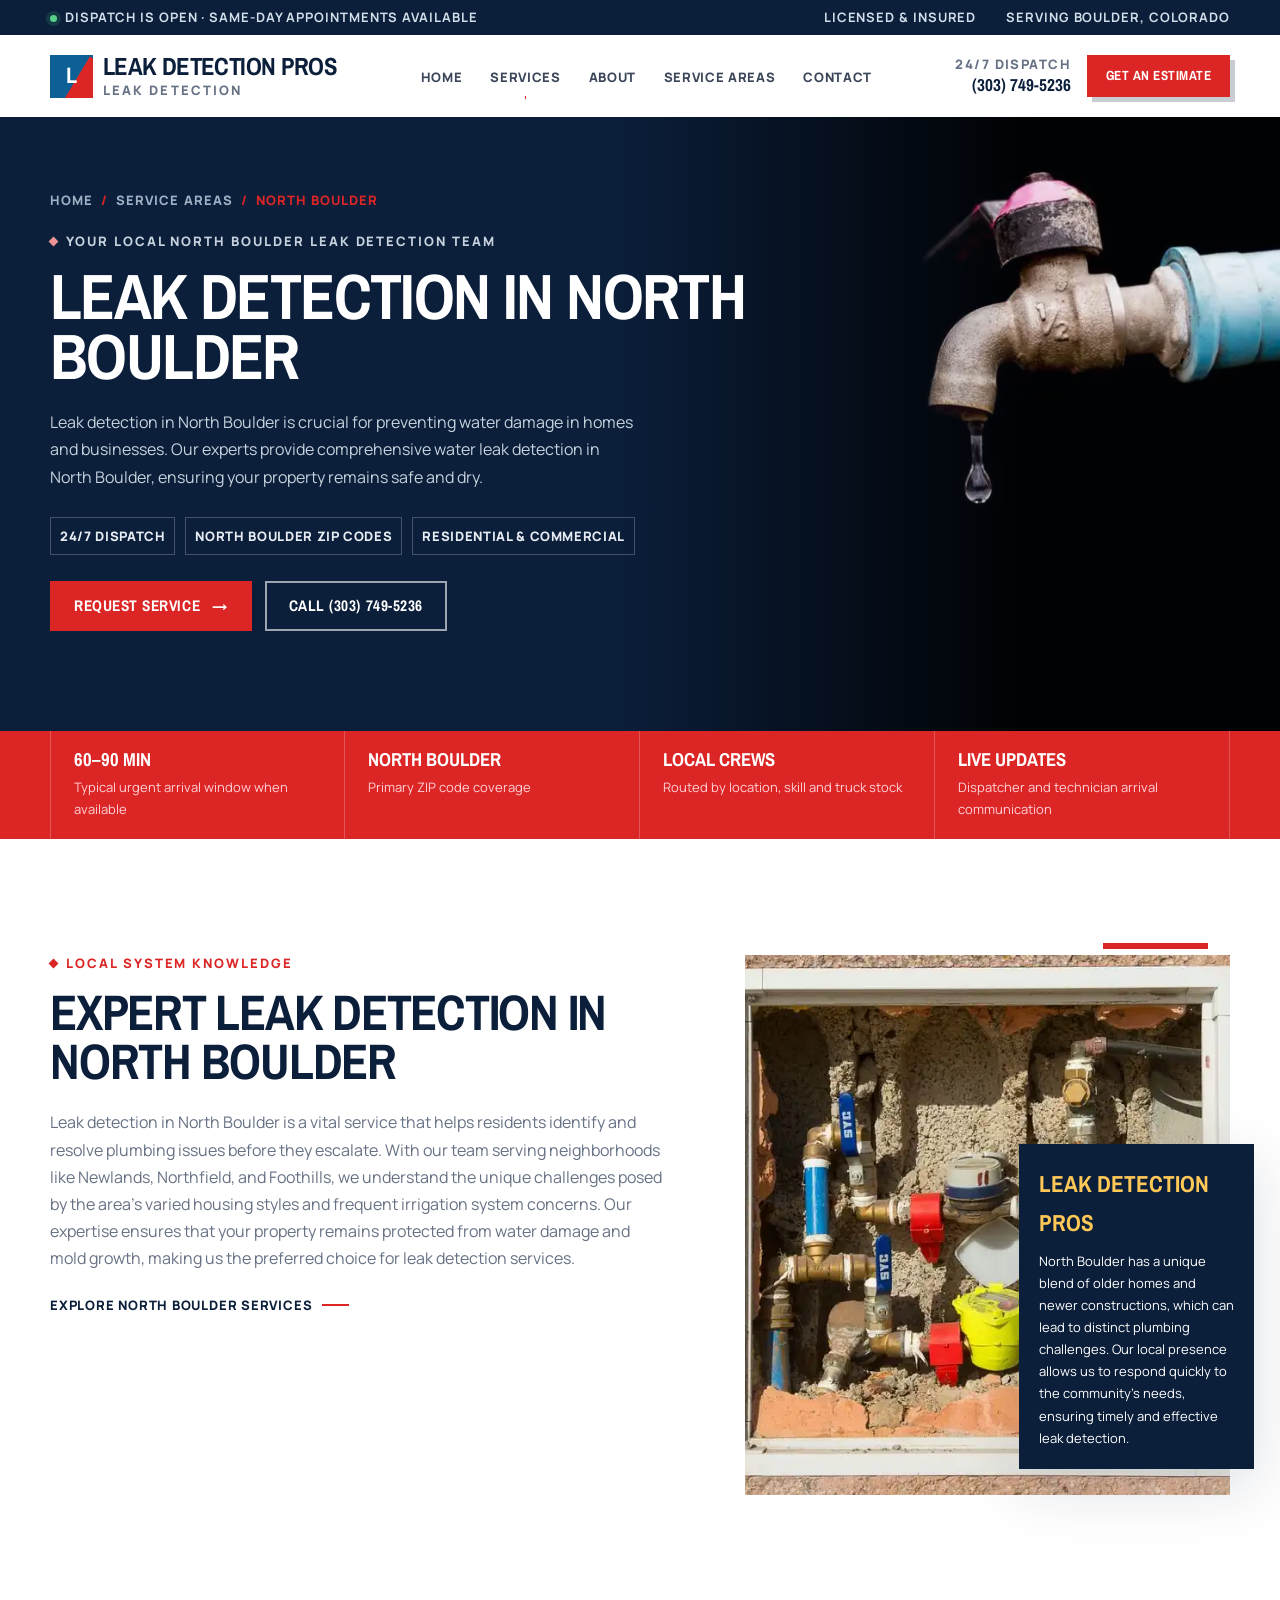
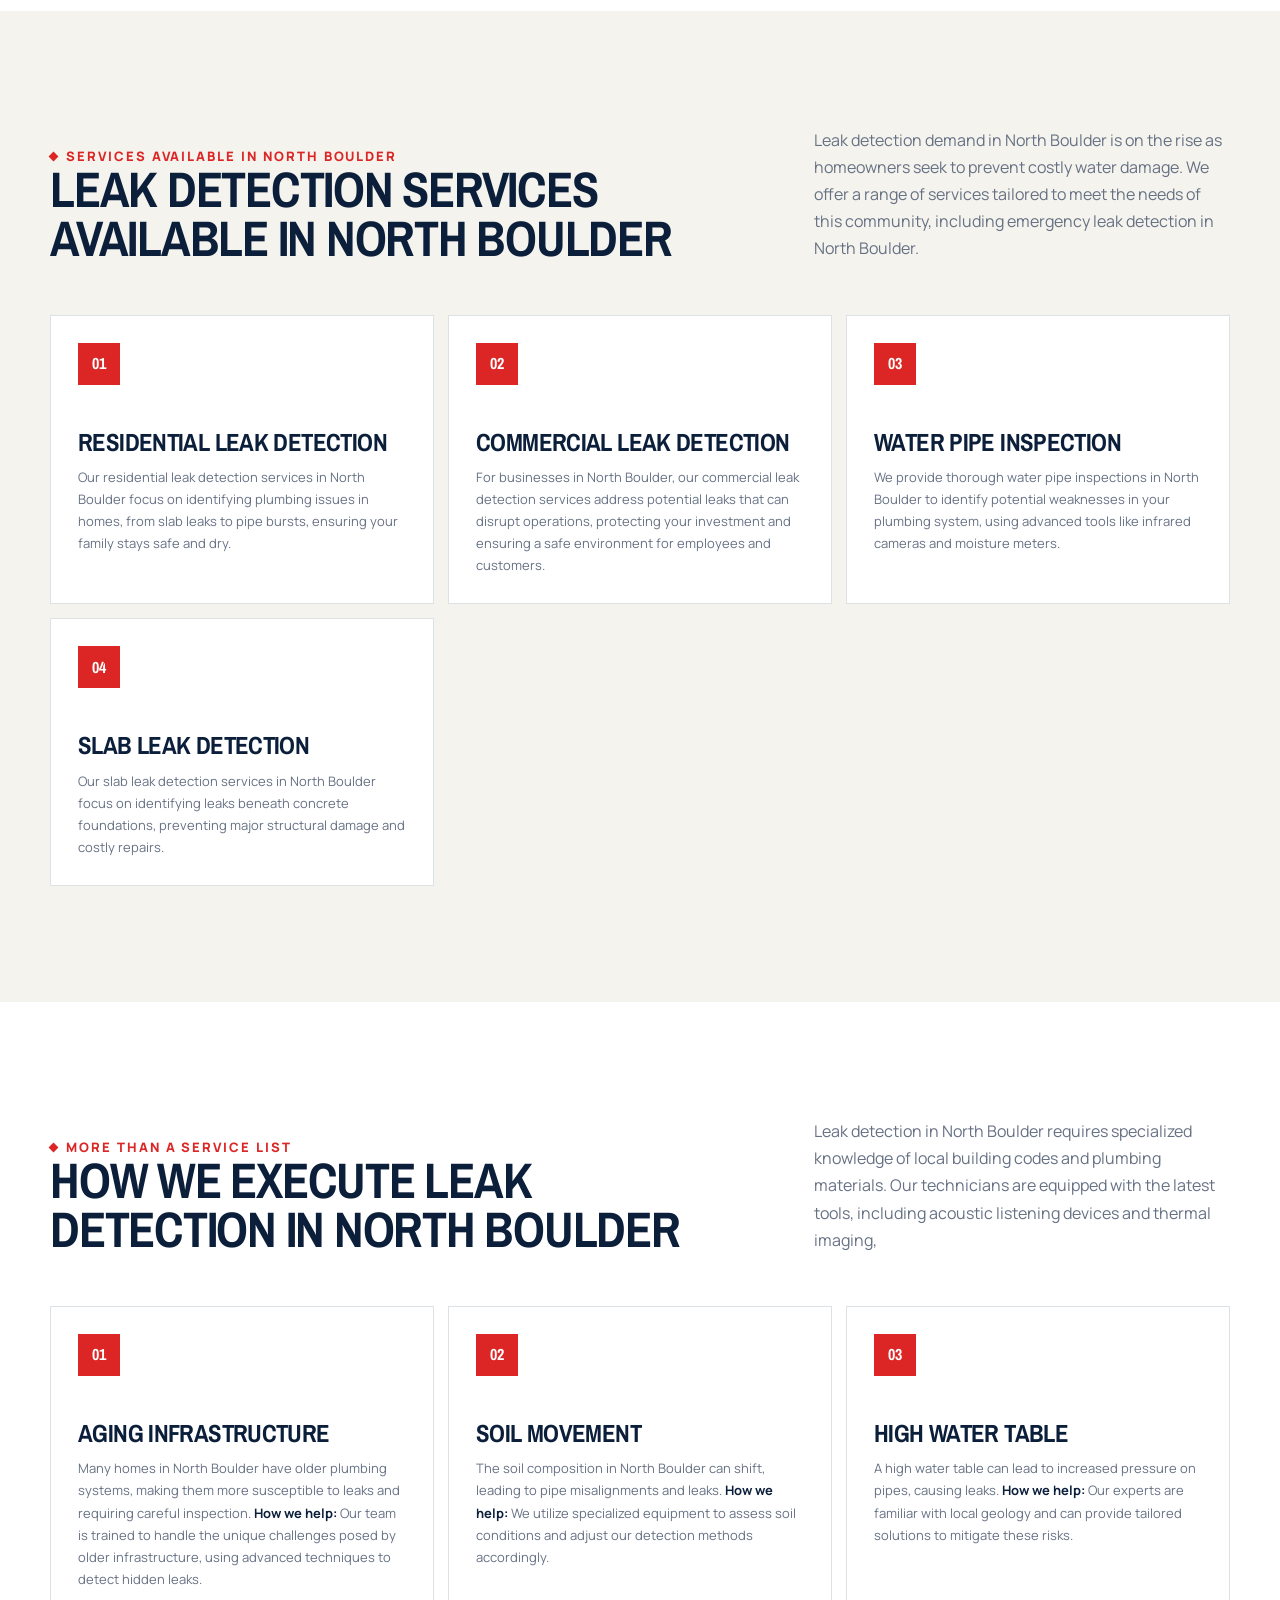
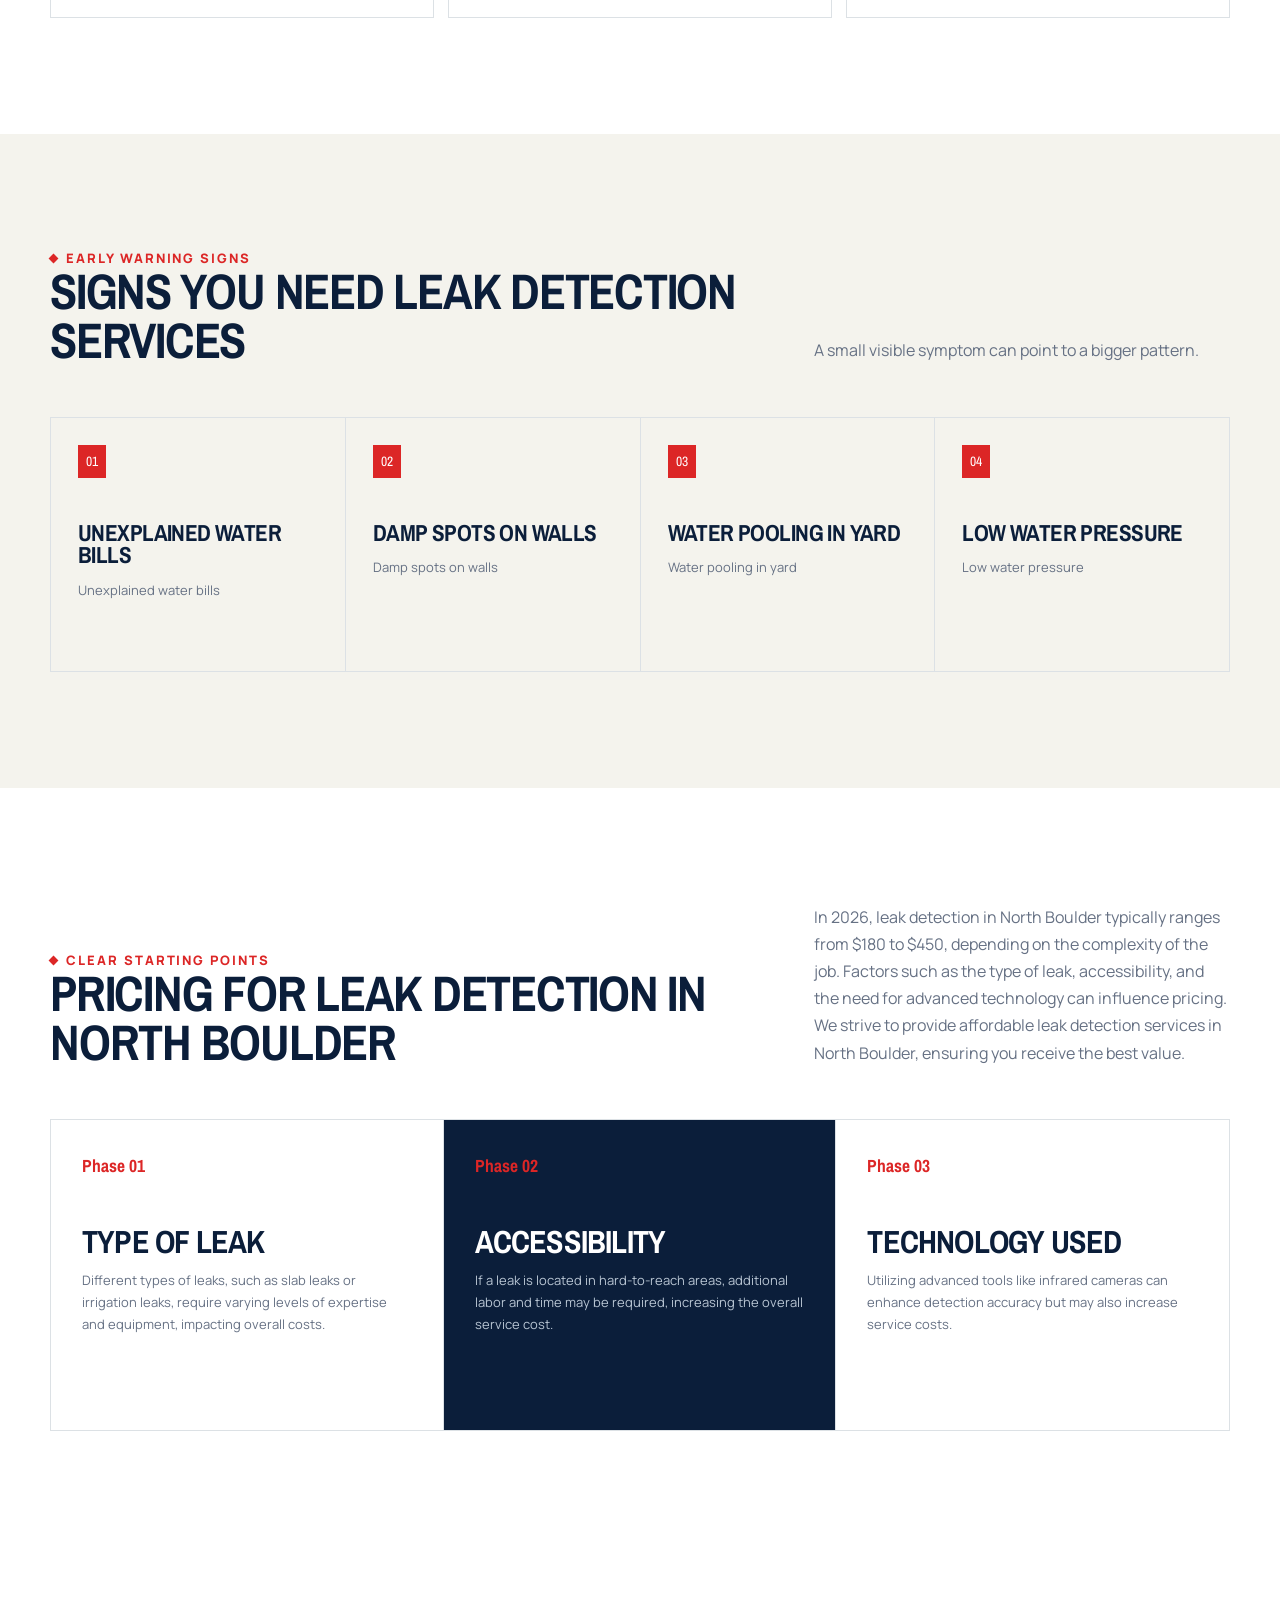
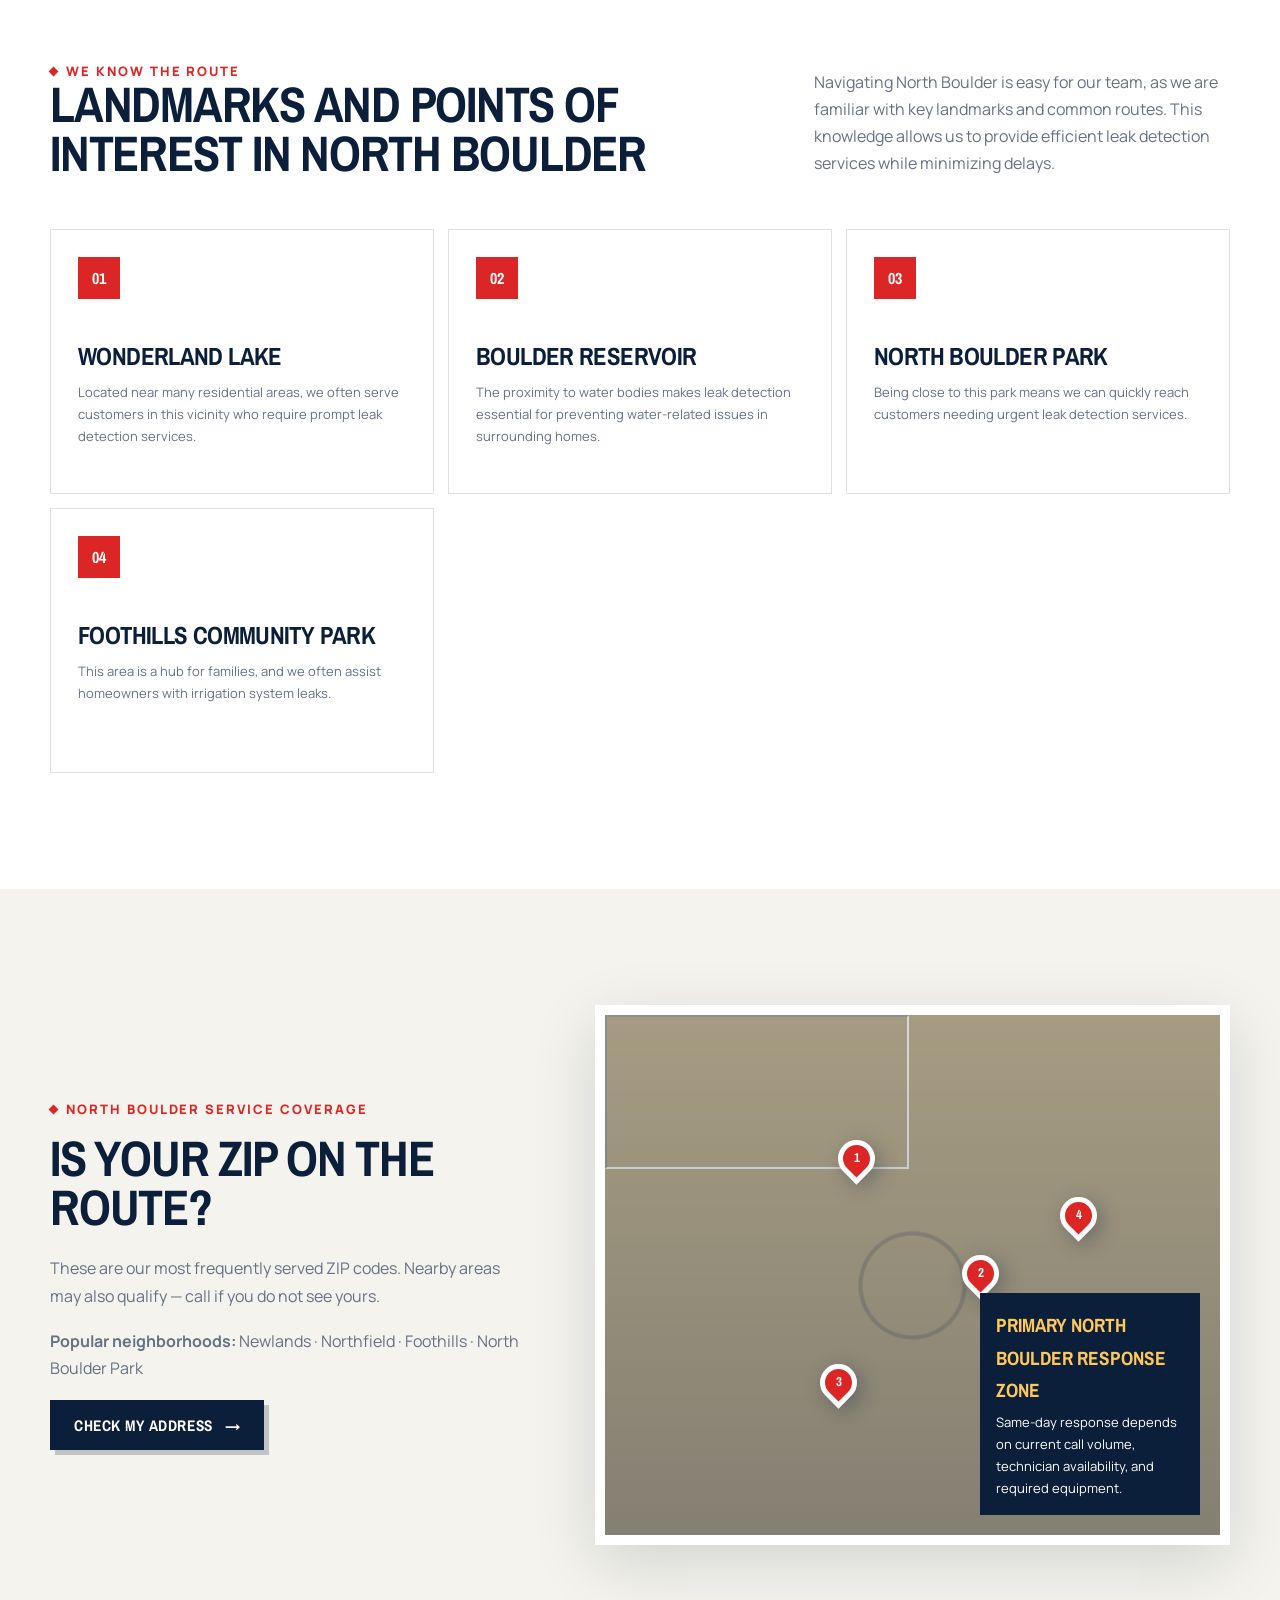
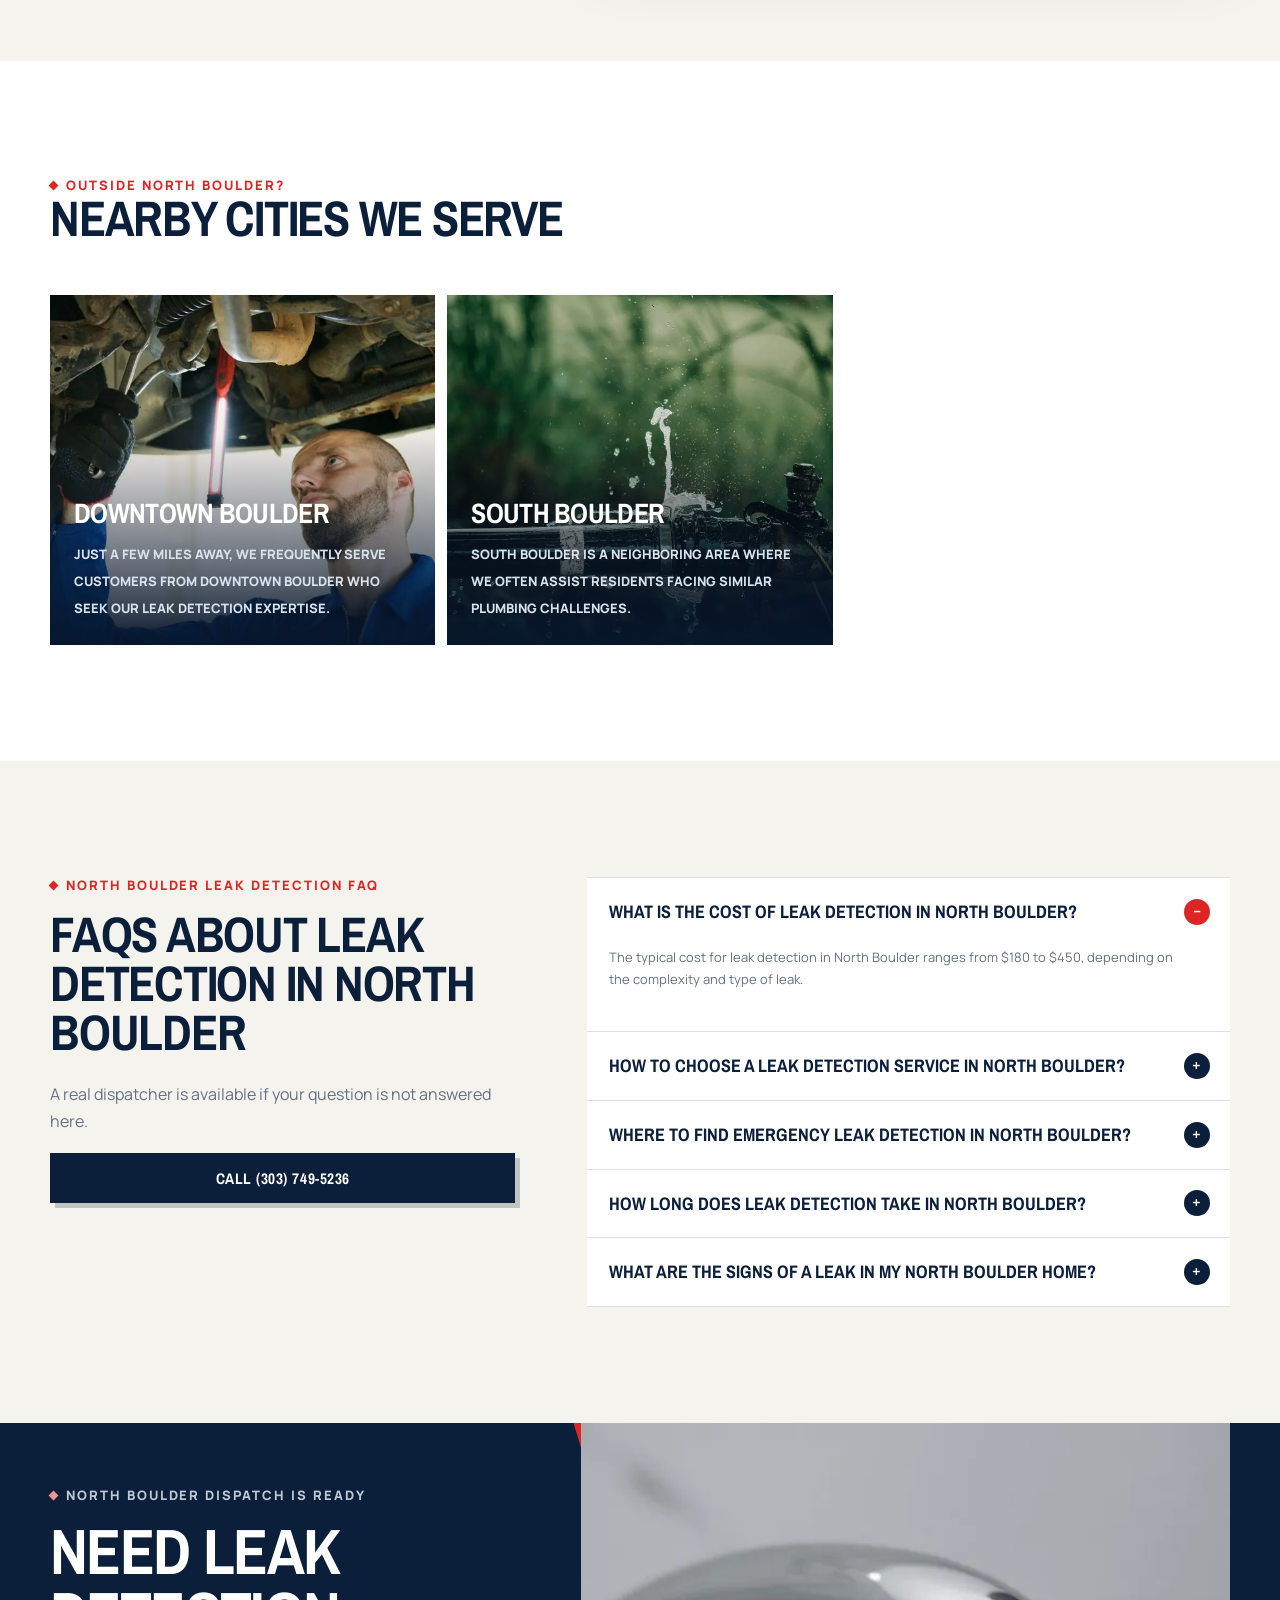
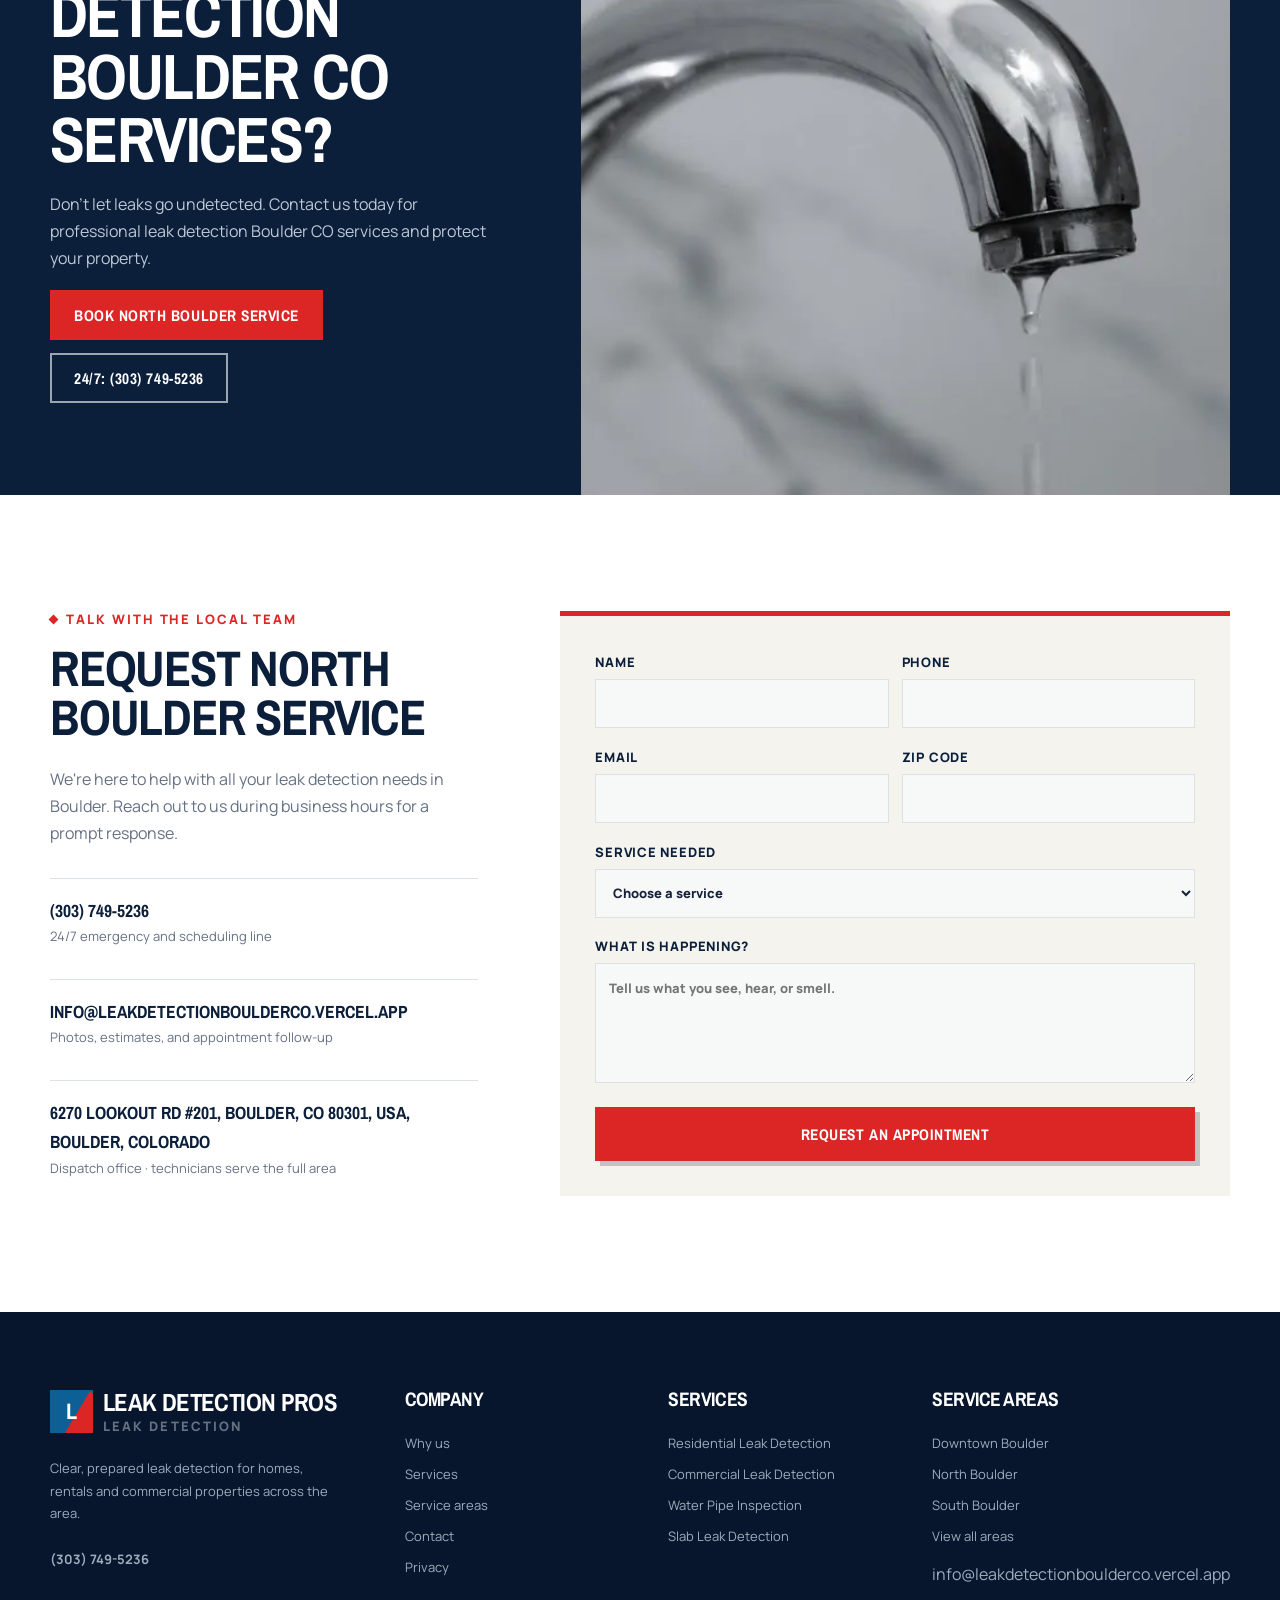
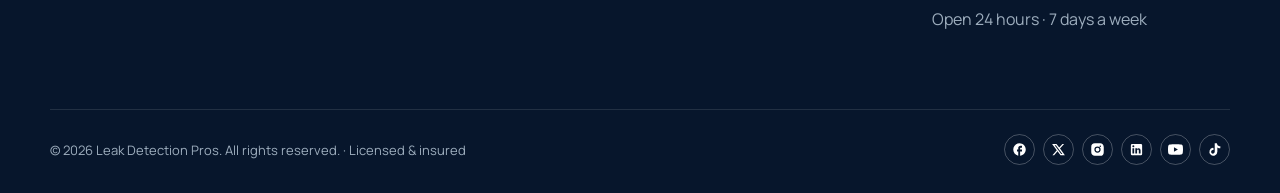
<file: leak-detection-north-boulder.html>
<!doctype html>
<html lang="en" class="scroll-smooth">
  <head>
    <meta charset="UTF-8" />
    <meta name="viewport" content="width=device-width, initial-scale=1.0" />
    <title>Leak Detection North Boulder | Water Leak Detection in</title>
    <meta name="description" content="Leak detection in North Boulder is essential for homeowners facing plumbing issues. We offer affordable water leak detection in North Boulder. Call today!">
    <meta name="robots" content="index, follow">
    <link rel="canonical" href="https://leakdetectionboulderco.vercel.app/leak-detection-north-boulder">
    
    <script type="application/ld+json">
{
  "@context": "https://schema.org",
  "@type": "BreadcrumbList",
  "itemListElement": [
    {
      "@type": "ListItem",
      "position": 1,
      "name": "Home",
      "item": "https://leakdetectionboulderco.vercel.app/"
    },
    {
      "@type": "ListItem",
      "position": 2,
      "name": "Service Areas",
      "item": "https://leakdetectionboulderco.vercel.app/locations"
    },
    {
      "@type": "ListItem",
      "position": 3,
      "name": "North Boulder",
      "item": "https://leakdetectionboulderco.vercel.app/leak-detection-north-boulder"
    }
  ]
}
</script>
    <link rel="icon" href="data:image/svg+xml,%3Csvg%20xmlns=%27http://www.w3.org/2000/svg%27%20viewBox=%270%200%2032%2032%27%3E%3Crect%20width=%2732%27%20height=%2732%27%20fill=%27%230b1e3a%27/%3E%3Crect%20x=%2719%27%20y=%2719%27%20width=%2713%27%20height=%2713%27%20fill=%27%23DC2626%27/%3E%3Ctext%20x=%2714%27%20y=%2723%27%20font-family=%27Arial,sans-serif%27%20font-size=%2719%27%20font-weight=%27700%27%20fill=%27%23ffffff%27%20text-anchor=%27middle%27%3EL%3C/text%3E%3C/svg%3E" type="image/svg+xml" />
    <link rel="preload" as="image" href="assets/images/gen/residential-leak-detection-46c53a9f.webp" fetchpriority="high" />
    <meta name="theme-color" content="#0b1e3a" />
    <link rel="preconnect" href="https://fonts.googleapis.com" />
    <link rel="preconnect" href="https://fonts.gstatic.com" crossorigin />
    <link rel="preload" as="style" href="https://fonts.googleapis.com/css2?family=Archivo+Narrow:wght@600;700&family=Manrope:wght@400;500;600;700;800&display=swap" />
    <link rel="stylesheet" href="https://fonts.googleapis.com/css2?family=Archivo+Narrow:wght@600;700&family=Manrope:wght@400;500;600;700;800&display=swap" media="print" onload="this.media='all'" />
    <link rel="stylesheet" href="assets/global.css" />
    <noscript><link rel="stylesheet" href="https://fonts.googleapis.com/css2?family=Archivo+Narrow:wght@600;700&family=Manrope:wght@400;500;600;700;800&display=swap" /><style>[data-sal]{opacity:1 !important;transform:none !important;}</style></noscript>
  <!--rl-leads--><script>window.__RL_LEADS={siteId:"6aad7556c2e1089cd0b02207",apiBase:"https://ranklocal.cc",turnstileSiteKey:""};</script><script>
(function(){
  function cfg(){
    var c=window.__RL_LEADS||{};
    var base=String(c.apiBase||''); var siteId=String(c.siteId||'');
    if(base.indexOf('http')!==0) return null;
    if(!siteId||siteId.indexOf('{{')!==-1) return null;
    var key=String(c.turnstileSiteKey||''); if(key.indexOf('{{')!==-1) key='';
    while(base.length&&base.charAt(base.length-1)==='/') base=base.slice(0,-1);
    return {apiBase:base,siteId:siteId,ts:key};
  }
  var C=cfg(); if(!C) return;
  var TS={loading:false,loaded:false,q:[]};
  function loadTs(cb){
    if(TS.loaded&&window.turnstile) return cb();
    TS.q.push(cb); if(TS.loading) return; TS.loading=true;
    window.__rlTsReady=function(){TS.loaded=true;TS.q.forEach(function(f){f();});TS.q=[];};
    var s=document.createElement('script');
    s.src='https://challenges.cloudflare.com/turnstile/v0/api.js?onload=__rlTsReady&render=explicit';
    s.async=true; s.defer=true; document.head.appendChild(s);
  }
  function mountTs(form){
    if(!C.ts||form.__rlTs) return; form.__rlTs=true;
    var box=document.createElement('div'); box.className='rl-turnstile'; box.style.margin='10px 0';
    var sb=form.querySelector('button[type=submit],input[type=submit]');
    if(sb&&sb.parentNode) sb.parentNode.insertBefore(box,sb); else form.appendChild(box);
    loadTs(function(){ try{ window.turnstile.render(box,{sitekey:C.ts,size:'flexible'}); }catch(e){} });
  }
  function ensureHp(form){
    if(form.querySelector('[name=_hp]')) return;
    var i=document.createElement('input'); i.type='text'; i.name='_hp'; i.tabIndex=-1;
    i.setAttribute('autocomplete','off'); i.setAttribute('aria-hidden','true');
    i.style.cssText='position:absolute;left:-9999px;width:1px;height:1px;opacity:0;pointer-events:none';
    form.appendChild(i);
  }
  function setup(){
    var forms=document.querySelectorAll('form[data-rl-lead]');
    for(var i=0;i<forms.length;i++){ (function(f){
      ensureHp(f);
      if(C.ts){ f.addEventListener('focusin',function(){mountTs(f);},{once:true}); }
    })(forms[i]); }
  }
  if(document.readyState==='loading') document.addEventListener('DOMContentLoaded',setup); else setup();
  document.addEventListener('submit',function(e){
    var f=e.target;
    if(!f||!f.matches||!f.matches('form[data-rl-lead]')) return;
    var hp=f.querySelector('[name=_hp]'); if(hp&&hp.value) return;
    var data={}; var els=f.querySelectorAll('input,textarea,select');
    for(var i=0;i<els.length;i++){ var el=els[i]; var n=el.name;
      if(!n||n==='_hp'||n==='cf-turnstile-response') continue; data[n]=el.value; }
    data.pageUrl=window.location.href;
    var tok=f.querySelector('[name=cf-turnstile-response]'); if(tok&&tok.value) data.turnstileToken=tok.value;
    try{ fetch(C.apiBase+'/api/leads/'+encodeURIComponent(C.siteId),{method:'POST',headers:{'Content-Type':'application/json'},body:JSON.stringify(data),keepalive:true}).catch(function(){}); }catch(_e){}
  },true);
})();
</script>
</head>
  <body class="location-page" id="top">
    <a class="skip-link" href="#main-content">Skip to content</a>
    
<div id="navbar-container">
  <header class="site-header">
    <div class="utility-bar">
      <div class="shell utility-inner">
        <p><span class="live-dot"></span>Dispatch is open &middot; same-day appointments available</p>
        <div><span>Licensed &amp; insured</span><span>Serving Boulder, Colorado</span></div>
      </div>
    </div>
    <div class="shell main-nav">
      <a class="brand" href="/" aria-label="Leak Detection Pros home">
        <span class="brand-mark"><b>L</b></span>
        <span>Leak Detection Pros<small>LEAK DETECTION</small></span>
      </a>
      <button class="nav-toggle" type="button" aria-expanded="false" aria-controls="primary-navigation">
        <span></span><span></span><span></span><b class="sr-only">Toggle menu</b>
      </button>
      <nav class="nav-links" id="primary-navigation" aria-label="Primary navigation">
        <a href="/">Home</a>
        <a href="services">Services</a>
        <a href="about">About</a>
        <a href="locations">Service areas</a>
        
        <a href="contact">Contact</a>
      </nav>
      <div class="nav-actions">
        <a class="nav-phone" href="tel:3037495236"><small>24/7 dispatch</small>(303) 749-5236</a>
        <a class="button button-small" href="tel:3037495236">Get an estimate</a>
      </div>
    </div>
  </header>
</div>
    <main id="main-content">
      
<div id="hero-container">
  <section class="inner-hero">
    <div class="inner-hero-photo" data-media-slot="banner-North Boulder"><img src="assets/images/gen/residential-leak-detection-46c53a9f.webp" alt="North Boulder" /></div>
    <div class="shell inner-hero-grid">
      <div class="inner-hero-copy" data-sal="slide-up" data-sal-duration="600">
        <div class="breadcrumbs"><a href="/">Home</a><span>/</span><a href="locations">Service areas</a><span>/</span><span>North Boulder</span></div>
        <p class="eyebrow eyebrow-light">Your local North Boulder leak detection team</p>
        <h1>Leak Detection in North Boulder</h1>
        <p>Leak detection in North Boulder is crucial for preventing water damage in homes and businesses. Our experts provide comprehensive water leak detection in North Boulder, ensuring your property remains safe and dry.</p>
        <div class="hero-facts"><span>24/7 dispatch</span><span>North Boulder ZIP codes</span><span>Residential &amp; commercial</span></div>
        <div class="hero-actions">
          <a class="button" href="tel:3037495236">Request service <span>&#8594;</span></a>
          <a class="button button-outline" href="tel:3037495236">Call (303) 749-5236</a>
        </div>
      </div>
    </div>
  </section>
</div>
      
  <div id="trust-strip-container">
    <section class="quick-strip">
      <div class="shell quick-strip-grid">
        <article><strong>60&ndash;90 min</strong><span>Typical urgent arrival window when available</span></article>
        <article><strong>North Boulder</strong><span>Primary ZIP code coverage</span></article>
        <article><strong>Local crews</strong><span>Routed by location, skill and truck stock</span></article>
        <article><strong>Live updates</strong><span>Dispatcher and technician arrival communication</span></article>
      </div>
    </section>
  </div>
      
  <div id="about-container">
    <section class="section">
      <div class="shell content-grid">
        <div class="content-copy">
          <p class="eyebrow">Local system knowledge</p>
          <h2>Expert Leak Detection in North Boulder</h2>
          <p>Leak detection in North Boulder is a vital service that helps residents identify and resolve plumbing issues before they escalate. With our team serving neighborhoods like Newlands, Northfield, and Foothills, we understand the unique challenges posed by the area's varied housing styles and frequent irrigation system concerns. Our expertise ensures that your property remains protected from water damage and mold growth, making us the preferred choice for leak detection services.</p>
          <a class="text-link" href="#services">Explore North Boulder services</a>
        </div>
        <div class="content-media" data-media-slot="location-primary">
          <img src="assets/images/gen/well-maintained-local-home-298039f4.webp" alt="Leak Detection Pros in North Boulder" loading="lazy" />
          <div class="content-media-note"><strong>Leak Detection Pros</strong>North Boulder has a unique blend of older homes and newer constructions, which can lead to distinct plumbing challenges. Our local presence allows us to respond quickly to the community's needs, ensuring timely and effective leak detection.</div>
        </div>
      </div>
    </section>
  </div>
      
  <div id="services-container">
    <section class="section" style="background:var(--cream);" id="services">
      <div class="shell">
        <div class="section-head"><div><p class="eyebrow">Services available in North Boulder</p><h2>Leak Detection Services Available in North Boulder</h2></div><p>Leak detection demand in North Boulder is on the rise as homeowners seek to prevent costly water damage. We offer a range of services tailored to meet the needs of this community, including emergency leak detection in North Boulder.</p></div>
        <div class="detail-card-grid">
          <a class="detail-card" href="residential-leak-detection" style="text-decoration:none;"><b>01</b><h3>Residential Leak Detection</h3><p>Our residential leak detection services in North Boulder focus on identifying plumbing issues in homes, from slab leaks to pipe bursts, ensuring your family stays safe and dry.</p></a><a class="detail-card" href="commercial-leak-detection" style="text-decoration:none;"><b>02</b><h3>Commercial Leak Detection</h3><p>For businesses in North Boulder, our commercial leak detection services address potential leaks that can disrupt operations, protecting your investment and ensuring a safe environment for employees and customers.</p></a><a class="detail-card" href="water-pipe-inspection" style="text-decoration:none;"><b>03</b><h3>Water Pipe Inspection</h3><p>We provide thorough water pipe inspections in North Boulder to identify potential weaknesses in your plumbing system, using advanced tools like infrared cameras and moisture meters.</p></a><a class="detail-card" href="slab-leak-detection" style="text-decoration:none;"><b>04</b><h3>Slab Leak Detection</h3><p>Our slab leak detection services in North Boulder focus on identifying leaks beneath concrete foundations, preventing major structural damage and costly repairs.</p></a>
        </div>
      </div>
    </section>
  </div>
      
  <div id="per-service-city-blocks-container">
    <section class="section">
      <div class="shell">
        <div class="section-head"><div><p class="eyebrow">More than a service list</p><h2>How We Execute Leak Detection in North Boulder</h2></div><p>Leak detection in North Boulder requires specialized knowledge of local building codes and plumbing materials. Our technicians are equipped with the latest tools, including acoustic listening devices and thermal imaging,</p></div>
        <div class="detail-card-grid">
          <article class="detail-card"><b>01</b><h3>Aging Infrastructure</h3><p>Many homes in North Boulder have older plumbing systems, making them more susceptible to leaks and requiring careful inspection. <strong style="color:var(--navy);">How we help:</strong> Our team is trained to handle the unique challenges posed by older infrastructure, using advanced techniques to detect hidden leaks.</p></article><article class="detail-card"><b>02</b><h3>Soil Movement</h3><p>The soil composition in North Boulder can shift, leading to pipe misalignments and leaks. <strong style="color:var(--navy);">How we help:</strong> We utilize specialized equipment to assess soil conditions and adjust our detection methods accordingly.</p></article><article class="detail-card"><b>03</b><h3>High Water Table</h3><p>A high water table can lead to increased pressure on pipes, causing leaks. <strong style="color:var(--navy);">How we help:</strong> Our experts are familiar with local geology and can provide tailored solutions to mitigate these risks.</p></article>
        </div>
      </div>
    </section>
  </div>
      
  <div id="signs-container">
    <section class="section problems-section" style="background:var(--cream);">
      <div class="shell">
        <div class="section-head"><div><p class="eyebrow">Early warning signs</p><h2>Signs You Need Leak Detection Services</h2></div><p>A small visible symptom can point to a bigger pattern.</p></div>
        <div class="problem-grid"><article><span>01</span><h3>Unexplained water bills</h3><p>Unexplained water bills</p></article><article><span>02</span><h3>Damp spots on walls</h3><p>Damp spots on walls</p></article><article><span>03</span><h3>Water pooling in yard</h3><p>Water pooling in yard</p></article><article><span>04</span><h3>Low water pressure</h3><p>Low water pressure</p></article></div>
      </div>
    </section>
  </div>
      
  <div id="pricing-container">
    <section class="section">
      <div class="shell">
        <div class="section-head"><div><p class="eyebrow">Clear starting points</p><h2>Pricing for Leak Detection in North Boulder</h2></div><p>In 2026, leak detection in North Boulder typically ranges from $180 to $450, depending on the complexity of the job. Factors such as the type of leak, accessibility, and the need for advanced technology can influence pricing. We strive to provide affordable leak detection services in North Boulder, ensuring you receive the best value.</p></div>
        <div class="price-path"><article><b>Phase 01</b><h3>Type of Leak</h3><p>Different types of leaks, such as slab leaks or irrigation leaks, require varying levels of expertise and equipment, impacting overall costs.</p></article><article><b>Phase 02</b><h3>Accessibility</h3><p>If a leak is located in hard-to-reach areas, additional labor and time may be required, increasing the overall service cost.</p></article><article><b>Phase 03</b><h3>Technology Used</h3><p>Utilizing advanced tools like infrared cameras can enhance detection accuracy but may also increase service costs.</p></article></div>
      </div>
    </section>
  </div>
      
  <div id="landmarks-container">
    <section class="section">
      <div class="shell">
        <div class="section-head"><div><p class="eyebrow">We know the route</p><h2>Landmarks and Points of Interest in North Boulder</h2></div><p>Navigating North Boulder is easy for our team, as we are familiar with key landmarks and common routes. This knowledge allows us to provide efficient leak detection services while minimizing delays.</p></div>
        <div class="detail-card-grid"><article class="detail-card"><b>01</b><h3>Wonderland Lake</h3><p>Located near many residential areas, we often serve customers in this vicinity who require prompt leak detection services.</p></article><article class="detail-card"><b>02</b><h3>Boulder Reservoir</h3><p>The proximity to water bodies makes leak detection essential for preventing water-related issues in surrounding homes.</p></article><article class="detail-card"><b>03</b><h3>North Boulder Park</h3><p>Being close to this park means we can quickly reach customers needing urgent leak detection services.</p></article><article class="detail-card"><b>04</b><h3>Foothills Community Park</h3><p>This area is a hub for families, and we often assist homeowners with irrigation system leaks.</p></article></div>
      </div>
    </section>
  </div>
      
  <div id="service-area-container">
    <section class="section area-section" id="coverage" style="background:var(--cream);">
      <div class="shell area-grid">
        <div class="area-copy">
          <p class="eyebrow">North Boulder service coverage</p>
          <h2>Is your ZIP on the route?</h2>
          <p>These are our most frequently served ZIP codes. Nearby areas may also qualify — call if you do not see yours.</p>
          
          <p style="margin-top:18px;"><strong>Popular neighborhoods:</strong> Newlands &middot; Northfield &middot; Foothills &middot; North Boulder Park</p>
          <a class="button button-navy" href="tel:3037495236">Check my address <span>&#8594;</span></a>
        </div>
        <div class="map-card" data-media-slot="service-area-map">
          <iframe title="Leak Detection Pros &mdash; North Boulder service area" src="https://maps.google.com/maps?q=6270%20Lookout%20Rd%20%23201%2C%20Boulder%2C%20CO%2080301%2C%20USA%2C%20Boulder%2C%20Colorado&t=&z=14&ie=UTF8&iwloc=B&output=embed" loading="lazy" referrerpolicy="no-referrer-when-downgrade" allowfullscreen></iframe>
          <span class="map-pin pin-1"><b>1</b></span><span class="map-pin pin-2"><b>2</b></span><span class="map-pin pin-3"><b>3</b></span><span class="map-pin pin-4"><b>4</b></span>
          <div class="map-note"><strong>Primary North Boulder response zone</strong>Same-day response depends on current call volume, technician availability, and required equipment.</div>
        </div>
      </div>
    </section>
  </div>
      
  
      <!-- RL-AUTO:nearby-cities-section START -->

  <div id="nearby-cities-container">
    <section class="section">
      <div class="shell">
        <div class="section-head"><div><p class="eyebrow">Outside North Boulder?</p><h2>Nearby Cities We Serve</h2></div></div>
        <div class="related-grid"><a class="related-card" href="leak-detection-downtown-boulder"><img src="assets/images/gen/privacy-policy-af778847.webp" alt="Downtown Boulder" loading="lazy" /><div><h3>Downtown Boulder</h3><span>Just a few miles away, we frequently serve customers from Downtown Boulder who seek our leak detection expertise.</span></div></a><a class="related-card" href="leak-detection-south-boulder"><img src="assets/images/gen/leak-detection-pros-technician-at-work-5cbe73a4.webp" alt="South Boulder" loading="lazy" /><div><h3>South Boulder</h3><span>South Boulder is a neighboring area where we often assist residents facing similar plumbing challenges.</span></div></a></div>
      </div>
    </section>
  </div>
<!-- RL-AUTO:nearby-cities-section END -->
      
  <div id="faq-container">
    <section class="section faq-section" id="faq" style="background:var(--cream);">
      <div class="shell faq-grid">
        <div class="faq-aside"><p class="eyebrow">North Boulder leak detection FAQ</p><h2>FAQs About Leak Detection in North Boulder</h2><p>A real dispatcher is available if your question is not answered here.</p><a class="button button-navy" href="tel:3037495236">Call (303) 749-5236</a></div>
        <div class="faq-list"><details open><summary>What is the cost of leak detection in North Boulder?</summary><p>The typical cost for leak detection in North Boulder ranges from $180 to $450, depending on the complexity and type of leak.</p></details><details><summary>How to choose a leak detection service in North Boulder?</summary><p>Look for companies with local experience, advanced technology, and verified qualifications to ensure quality leak detection services.</p></details><details><summary>Where to find emergency leak detection in North Boulder?</summary><p>Many local companies offer 24/7 emergency leak detection services in North Boulder. Look for those with a strong reputation.</p></details><details><summary>How long does leak detection take in North Boulder?</summary><p>Most leak detection services in North Boulder take between 1 to 3 hours, depending on the complexity of the issue.</p></details><details><summary>What are the signs of a leak in my North Boulder home?</summary><p>Common signs include unexplained water bills, damp spots, and low water pressure. If you notice these, call for leak detection immediately.</p></details></div>
      </div>
    </section>
  </div>
      
  <div id="cta-container">
    <section class="cta-band">
      <div class="shell cta-grid">
        <div class="cta-copy"><p class="eyebrow eyebrow-light">North Boulder dispatch is ready</p><h2>Need Leak Detection Boulder CO Services?</h2><p>Don't let leaks go undetected. Contact us today for professional leak detection Boulder CO services and protect your property.</p><div class="hero-actions"><a class="button" href="tel:3037495236">Book North Boulder service</a><a class="button button-outline" href="tel:3037495236">24/7: (303) 749-5236</a></div></div>
        <div class="cta-photo" data-media-slot="location-cta"><img src="assets/images/gen/technician-reviewing-a-repair-plan-833dda2b.webp" alt="Leak Detection Pros ready to serve North Boulder" loading="lazy" /></div>
      </div>
    </section>
  </div>
      
<div id="contact-container">
  <section class="section contact-section" id="contact">
    <div class="shell contact-grid">
      <div class="contact-copy">
        <p class="eyebrow">Talk with the local team</p>
        <h2>Request North Boulder service</h2>
        <p>We're here to help with all your leak detection needs in Boulder. Reach out to us during business hours for a prompt response.</p>
        <div class="contact-details">
          <article><strong><a href="tel:3037495236" style="color:inherit;">(303) 749-5236</a></strong><span>24/7 emergency and scheduling line</span></article>
          <article><strong><a href="mailto:info@leakdetectionboulderco.vercel.app" style="color:inherit;">info@leakdetectionboulderco.vercel.app</a></strong><span>Photos, estimates, and appointment follow-up</span></article>
          <article><strong>6270 Lookout Rd #201, Boulder, CO 80301, USA, Boulder, Colorado</strong><span>Dispatch office &middot; technicians serve the full area</span></article>
        </div>
      </div>
      <form class="contact-form" id="contact-form" data-rl-lead><input type="text" name="_hp" tabindex="-1" autocomplete="off" class="rl-hp" aria-hidden="true" />
        <label><span>Name</span><input type="text" name="name" required /></label>
        <label><span>Phone</span><input type="tel" name="phone" required /></label>
        <label><span>Email</span><input type="email" name="email" /></label>
        <label><span>ZIP code</span><input type="text" name="zip" inputmode="numeric" required /></label>
        <label class="wide"><span>Service needed</span><select name="service" aria-label="Service needed" required><option value="">Choose a service</option><option>Residential Leak Detection</option><option>Commercial Leak Detection</option><option>Water Pipe Inspection</option><option>Slab Leak Detection</option></select></label>
        <label class="wide"><span>What is happening?</span><textarea name="message" placeholder="Tell us what you see, hear, or smell."></textarea></label>
        <button class="button wide" type="submit">Request an appointment</button>
        <p class="form-success wide" role="status" aria-live="polite">Thanks — your request is in. Dispatch will contact you shortly.</p>
      </form>
    </div>
  </section>
</div>
    </main>
    
<div id="footer-container">
  <footer class="site-footer">
    <div class="shell">
      <div class="footer-grid">
        <div class="footer-brand">
          <a class="brand" href="/"><span class="brand-mark"><b>L</b></span><span>Leak Detection Pros<small>LEAK DETECTION</small></span></a>
          <p>Clear, prepared leak detection for homes, rentals and commercial properties across the area.</p>
          <p><a href="tel:3037495236" style="color:inherit;font-weight:700;">(303) 749-5236</a></p>
        </div>
        <div>
          <h3>Company</h3>
          <ul>
            <li><a href="about">Why us</a></li>
            <li><a href="services">Services</a></li>
            <li><a href="locations">Service areas</a></li>
            <li><a href="contact">Contact</a></li>
            <li><a href="privacy-policy">Privacy</a></li>
          </ul>
        </div>
        <div>
          <h3>Services</h3>
          <!-- RL-AUTO:footer-services START -->
<ul><li><a href="residential-leak-detection">Residential Leak Detection</a></li><li><a href="commercial-leak-detection">Commercial Leak Detection</a></li><li><a href="water-pipe-inspection">Water Pipe Inspection</a></li><li><a href="slab-leak-detection">Slab Leak Detection</a></li></ul>
<!-- RL-AUTO:footer-services END -->
        </div>
        <div>
          <h3>Service areas</h3>
          <!-- RL-AUTO:footer-locations START -->
<ul><li><a href="leak-detection-downtown-boulder">Downtown Boulder</a></li><li><a href="leak-detection-north-boulder">North Boulder</a></li><li><a href="leak-detection-south-boulder">South Boulder</a></li><li><a href="locations">View all areas</a></li></ul>
<!-- RL-AUTO:footer-locations END -->
          <p style="margin-top:14px;"><a href="mailto:info@leakdetectionboulderco.vercel.app" style="color:inherit;">info@leakdetectionboulderco.vercel.app</a></p>
          <p>Open 24 hours &middot; 7 days a week</p>
        </div>
      </div>
      <div class="footer-bottom">
        <p>&copy; 2026 Leak Detection Pros. All rights reserved. &middot; Licensed &amp; insured</p>
        <div class="socials" data-social-links><a href="#" data-social="facebook" aria-label="Facebook"><svg width="15" height="15" viewBox="0 0 24 24" fill="currentColor"><path d="M22 12c0-5.52-4.48-10-10-10S2 6.48 2 12c0 4.84 3.44 8.87 8 9.8V15H8v-3h2V9.5C10 7.57 11.57 6 13.5 6H16v3h-2c-.55 0-1 .45-1 1v2h3v3h-3v6.95c5.05-.5 9-4.76 9-9.95"/></svg></a><a href="#" data-social="x" aria-label="X (Twitter)"><svg width="15" height="15" viewBox="0 0 24 24" fill="currentColor"><path d="M10.488 14.651L15.25 21h7l-7.858-10.478L20.93 3h-2.65l-5.117 5.886L8.75 3h-7l7.51 10.015L2.32 21h2.65zM16.25 19L5.75 5h2l10.5 14z"/></svg></a><a href="#" data-social="instagram" aria-label="Instagram"><svg width="15" height="15" viewBox="0 0 24 24" fill="currentColor"><path d="M7.8 2h8.4C19.4 2 22 4.6 22 7.8v8.4a5.8 5.8 0 0 1-5.8 5.8H7.8C4.6 22 2 19.4 2 16.2V7.8A5.8 5.8 0 0 1 7.8 2m8.65 3.5a1.25 1.25 0 1 0 0 2.5 1.25 1.25 0 0 0 0-2.5M12 7a5 5 0 1 0 0 10 5 5 0 0 0 0-10m0 2a3 3 0 1 1 0 6 3 3 0 0 1 0-6"/></svg></a><a href="#" data-social="linkedin" aria-label="LinkedIn"><svg width="15" height="15" viewBox="0 0 24 24" fill="currentColor"><path d="M19 3a2 2 0 0 1 2 2v14a2 2 0 0 1-2 2H5a2 2 0 0 1-2-2V5a2 2 0 0 1 2-2zm-.5 15.5v-5.3a3.26 3.26 0 0 0-3.26-3.26c-.85 0-1.84.52-2.32 1.3v-1.11h-2.79v8.37h2.79v-4.93c0-.77.62-1.4 1.39-1.4a1.4 1.4 0 0 1 1.4 1.4v4.93zM6.88 8.56a1.68 1.68 0 1 0 0-3.37 1.69 1.69 0 0 0 0 3.37m1.39 9.94v-8.37H5.5v8.37z"/></svg></a><a href="#" data-social="youtube" aria-label="YouTube"><svg width="15" height="15" viewBox="0 0 24 24" fill="currentColor"><path d="M23.5 6.19a3.02 3.02 0 0 0-2.12-2.14C19.5 3.55 12 3.55 12 3.55s-7.5 0-9.38.5A3.02 3.02 0 0 0 .5 6.19C0 8.07 0 12 0 12s0 3.93.5 5.81a3.02 3.02 0 0 0 2.12 2.14c1.88.5 9.38.5 9.38.5s7.5 0 9.38-.5a3.02 3.02 0 0 0 2.12-2.14C24 15.93 24 12 24 12s0-3.93-.5-5.81M9.55 15.57V8.43L15.82 12z"/></svg></a><a href="#" data-social="tiktok" aria-label="TikTok"><svg width="15" height="15" viewBox="0 0 24 24" fill="currentColor"><path d="M19.59 6.69a4.83 4.83 0 0 1-3.77-4.25V2h-3.45v13.67a2.89 2.89 0 0 1-5.2 1.74 2.89 2.89 0 0 1 2.31-4.64 2.93 2.93 0 0 1 .88.13V9.4a6.84 6.84 0 0 0-1-.05A6.33 6.33 0 0 0 5.7 20.1a6.34 6.34 0 0 0 10.86-4.43v-7a8.16 8.16 0 0 0 4.77 1.52v-3.4a4.85 4.85 0 0 1-1.74-.1z"/></svg></a></div>
      </div>
    </div>
  </footer>
</div>
    
<div id="sticky-call-button-container">
  <a class="sticky-call" href="tel:3037495236" aria-label="Call us (303) 749-5236"><span><svg viewBox="0 0 24 24" width="17" height="17" fill="currentColor"><path d="M6.6 10.8a15.1 15.1 0 0 0 6.6 6.6l2.2-2.2a1 1 0 0 1 1-.24 11.4 11.4 0 0 0 3.6.58 1 1 0 0 1 1 1V20a1 1 0 0 1-1 1A17 17 0 0 1 3 4a1 1 0 0 1 1-1h3.5a1 1 0 0 1 1 1 11.4 11.4 0 0 0 .58 3.6 1 1 0 0 1-.25 1z"/></svg></span> Call dispatch</a>
</div>
    <script src="assets/js/main.js"></script>
  </body>
</html>
</file>
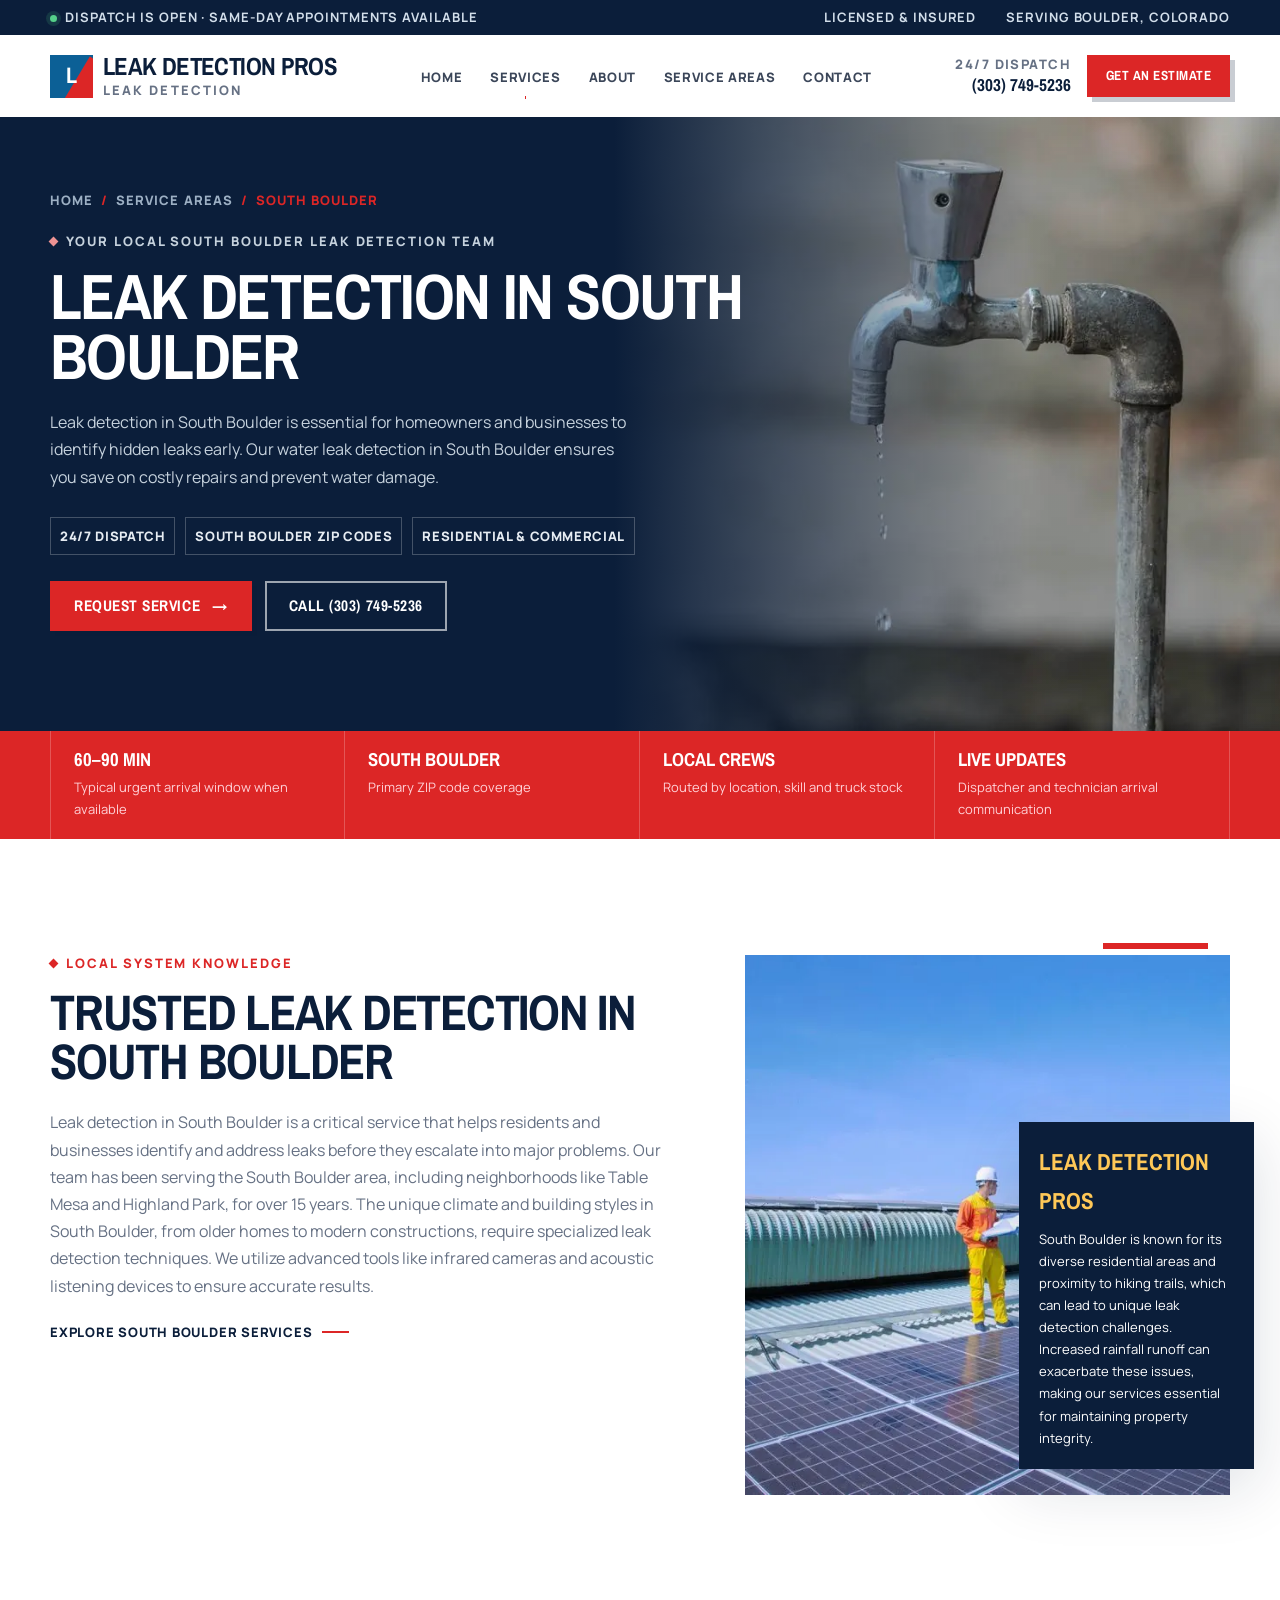
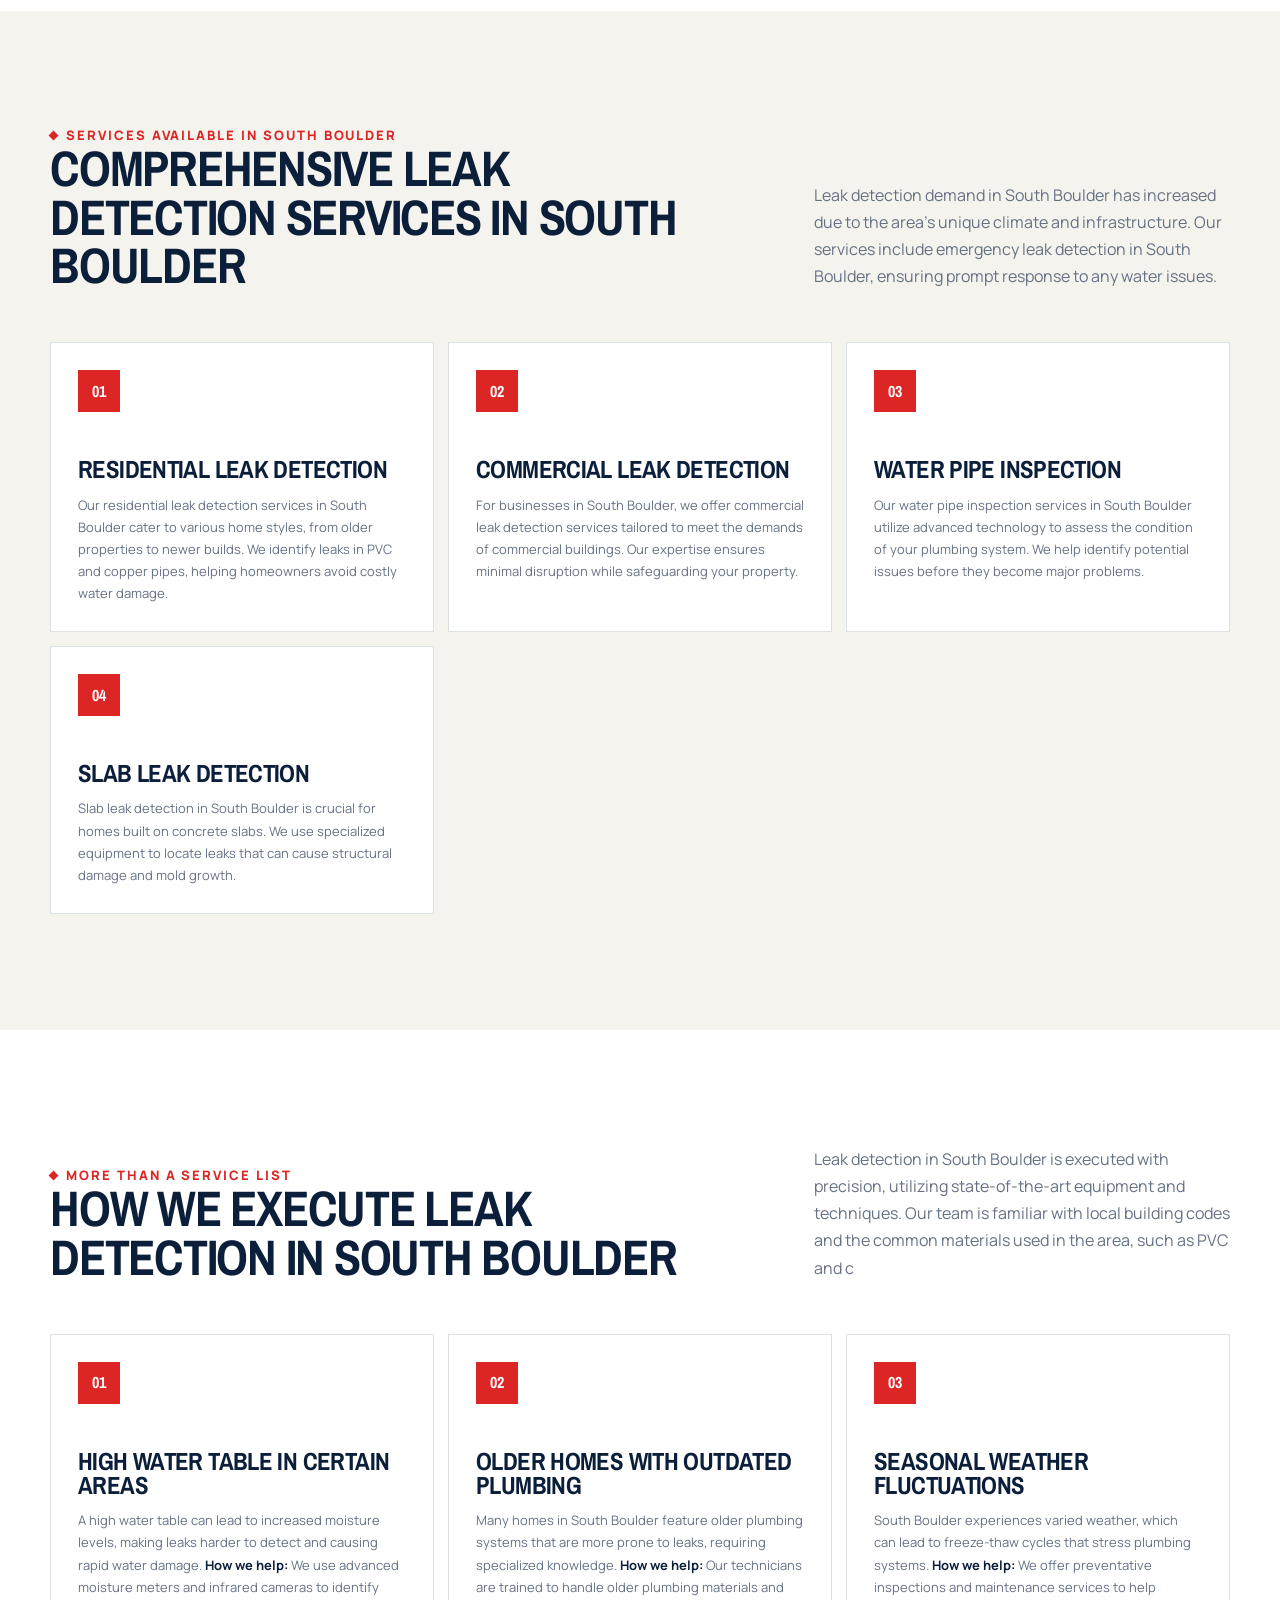
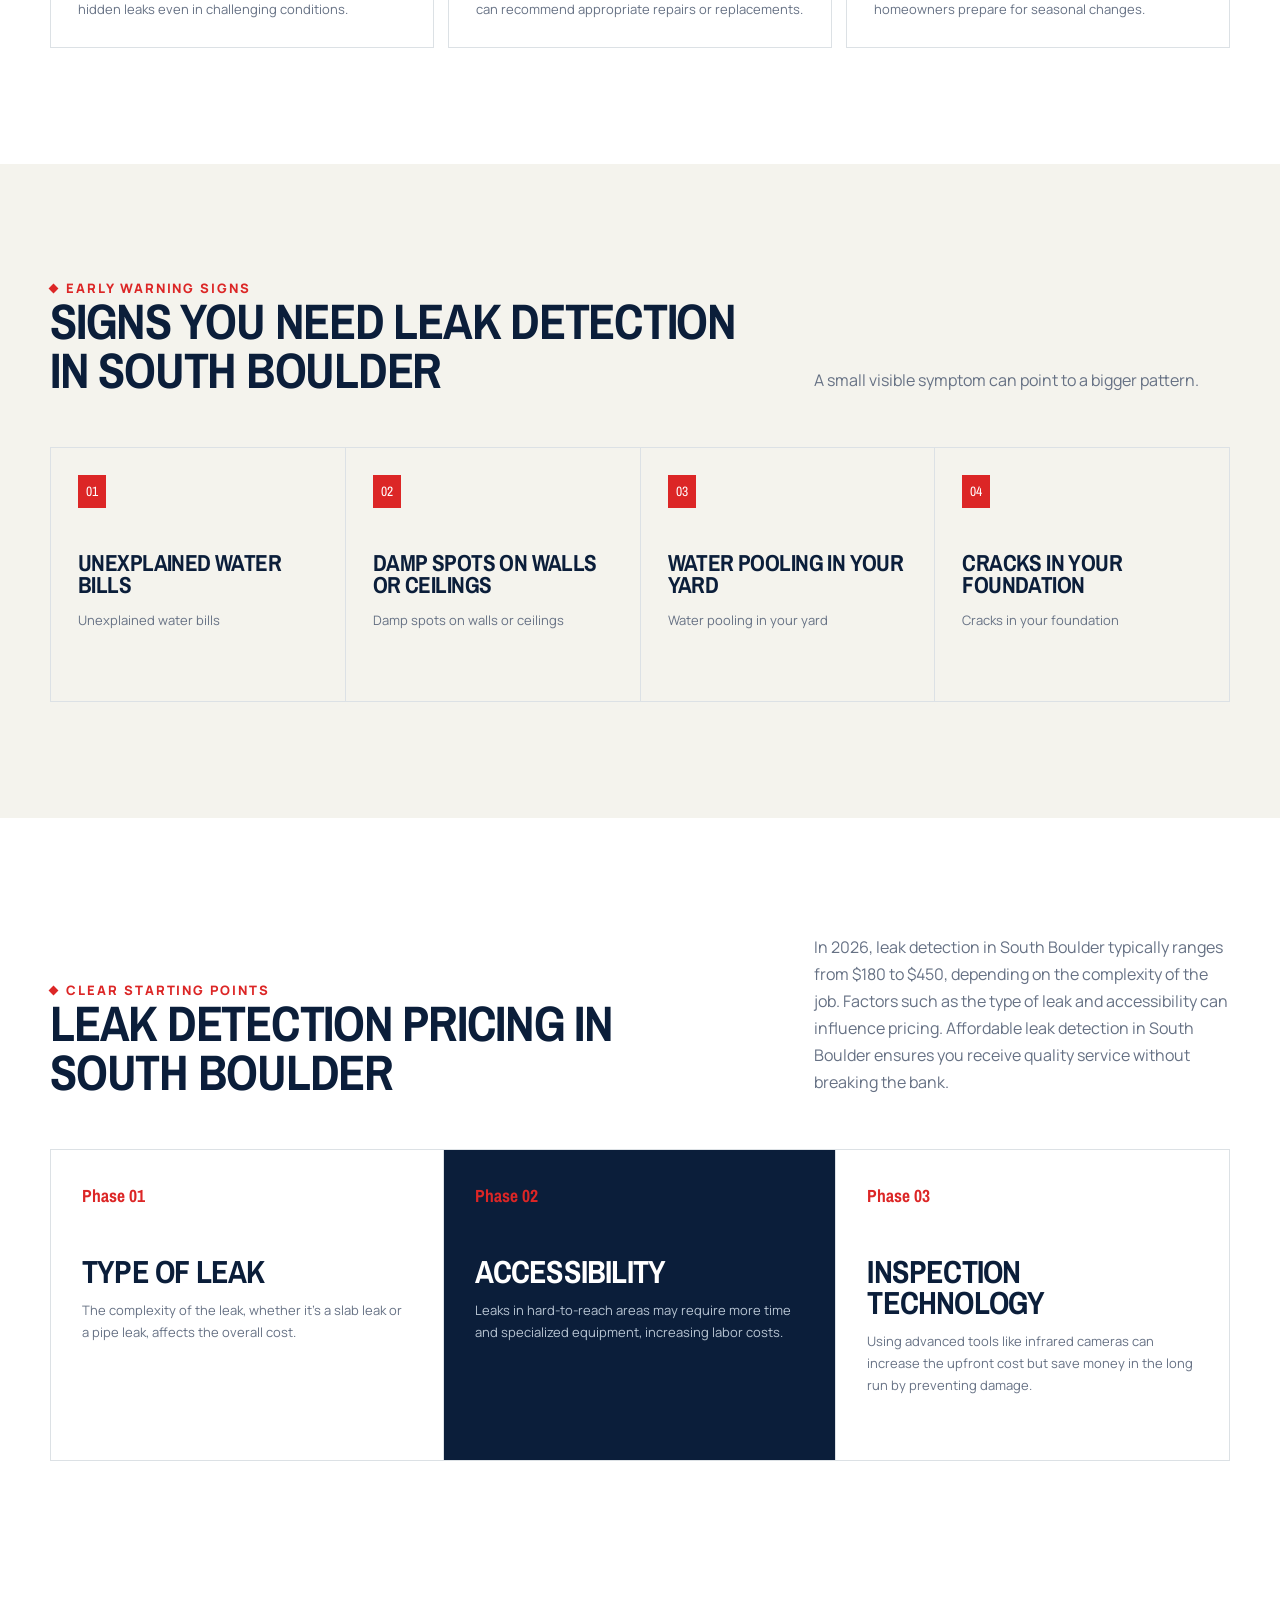
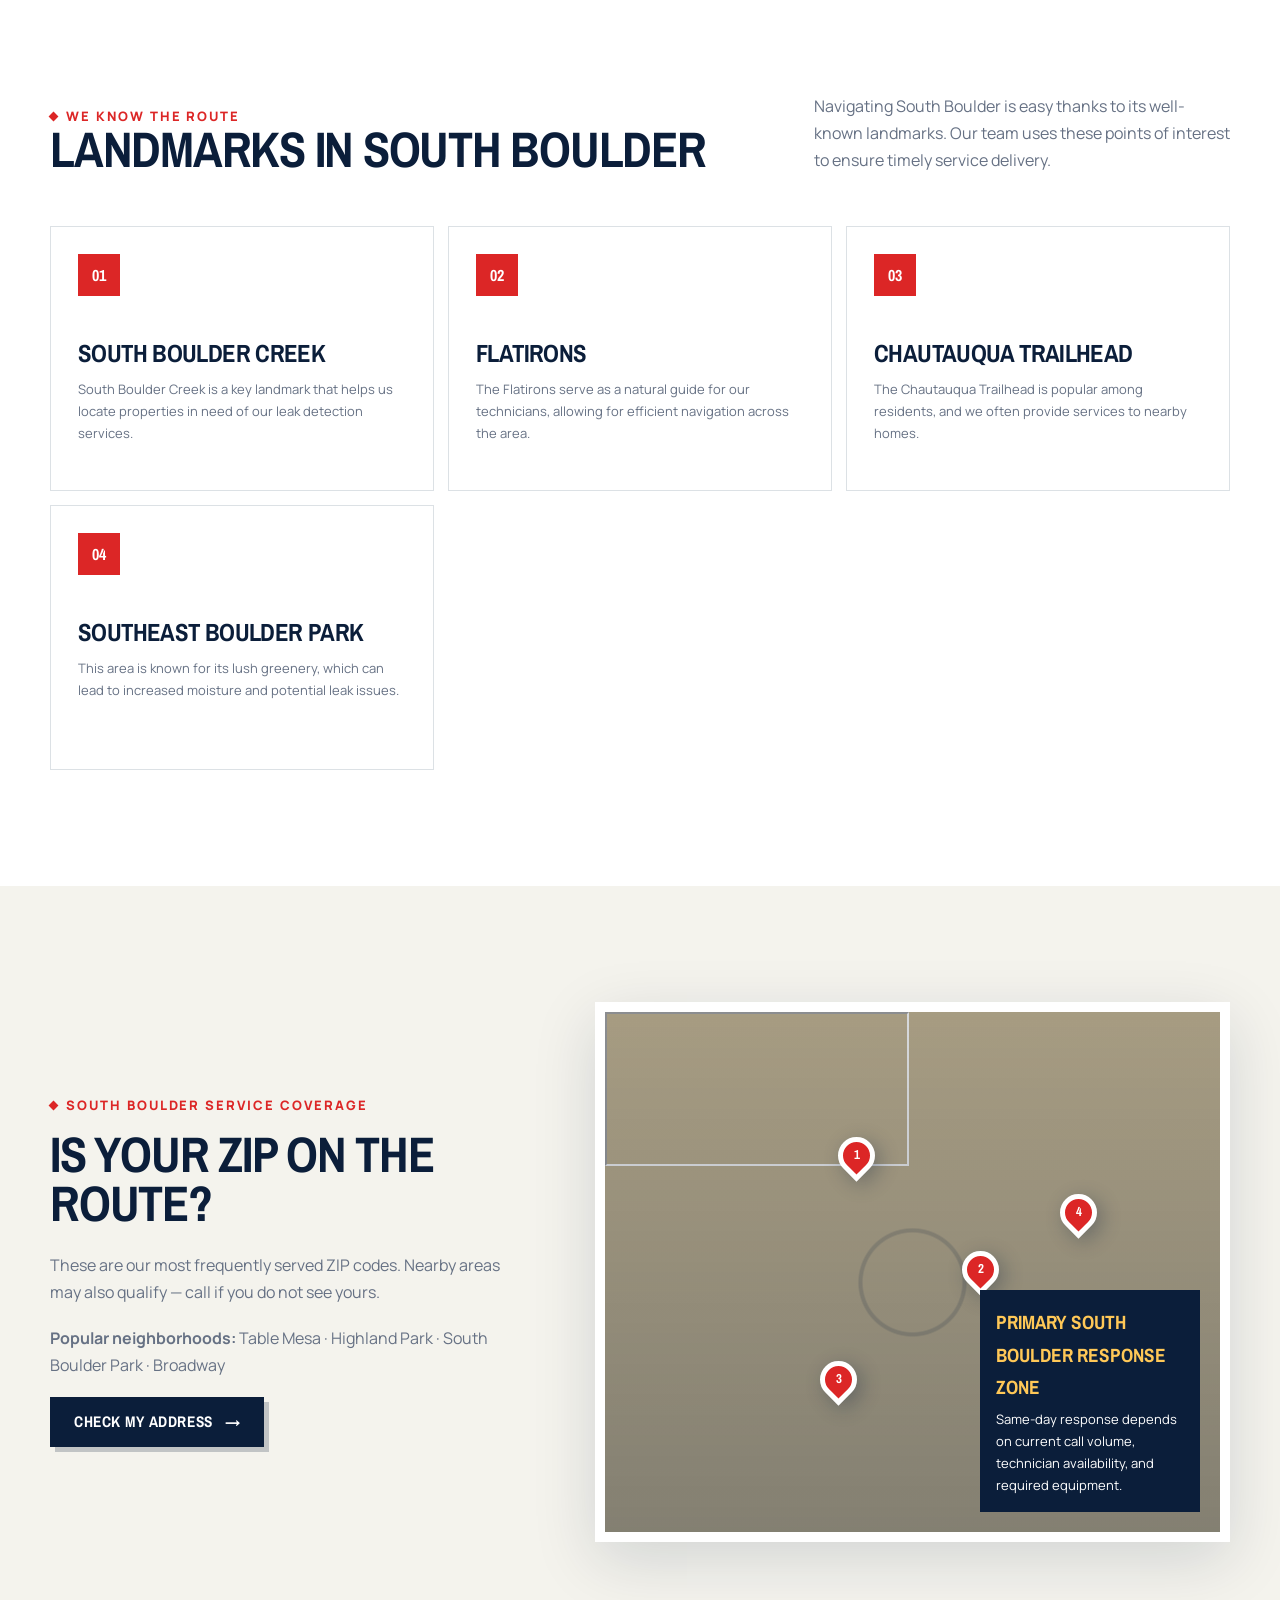
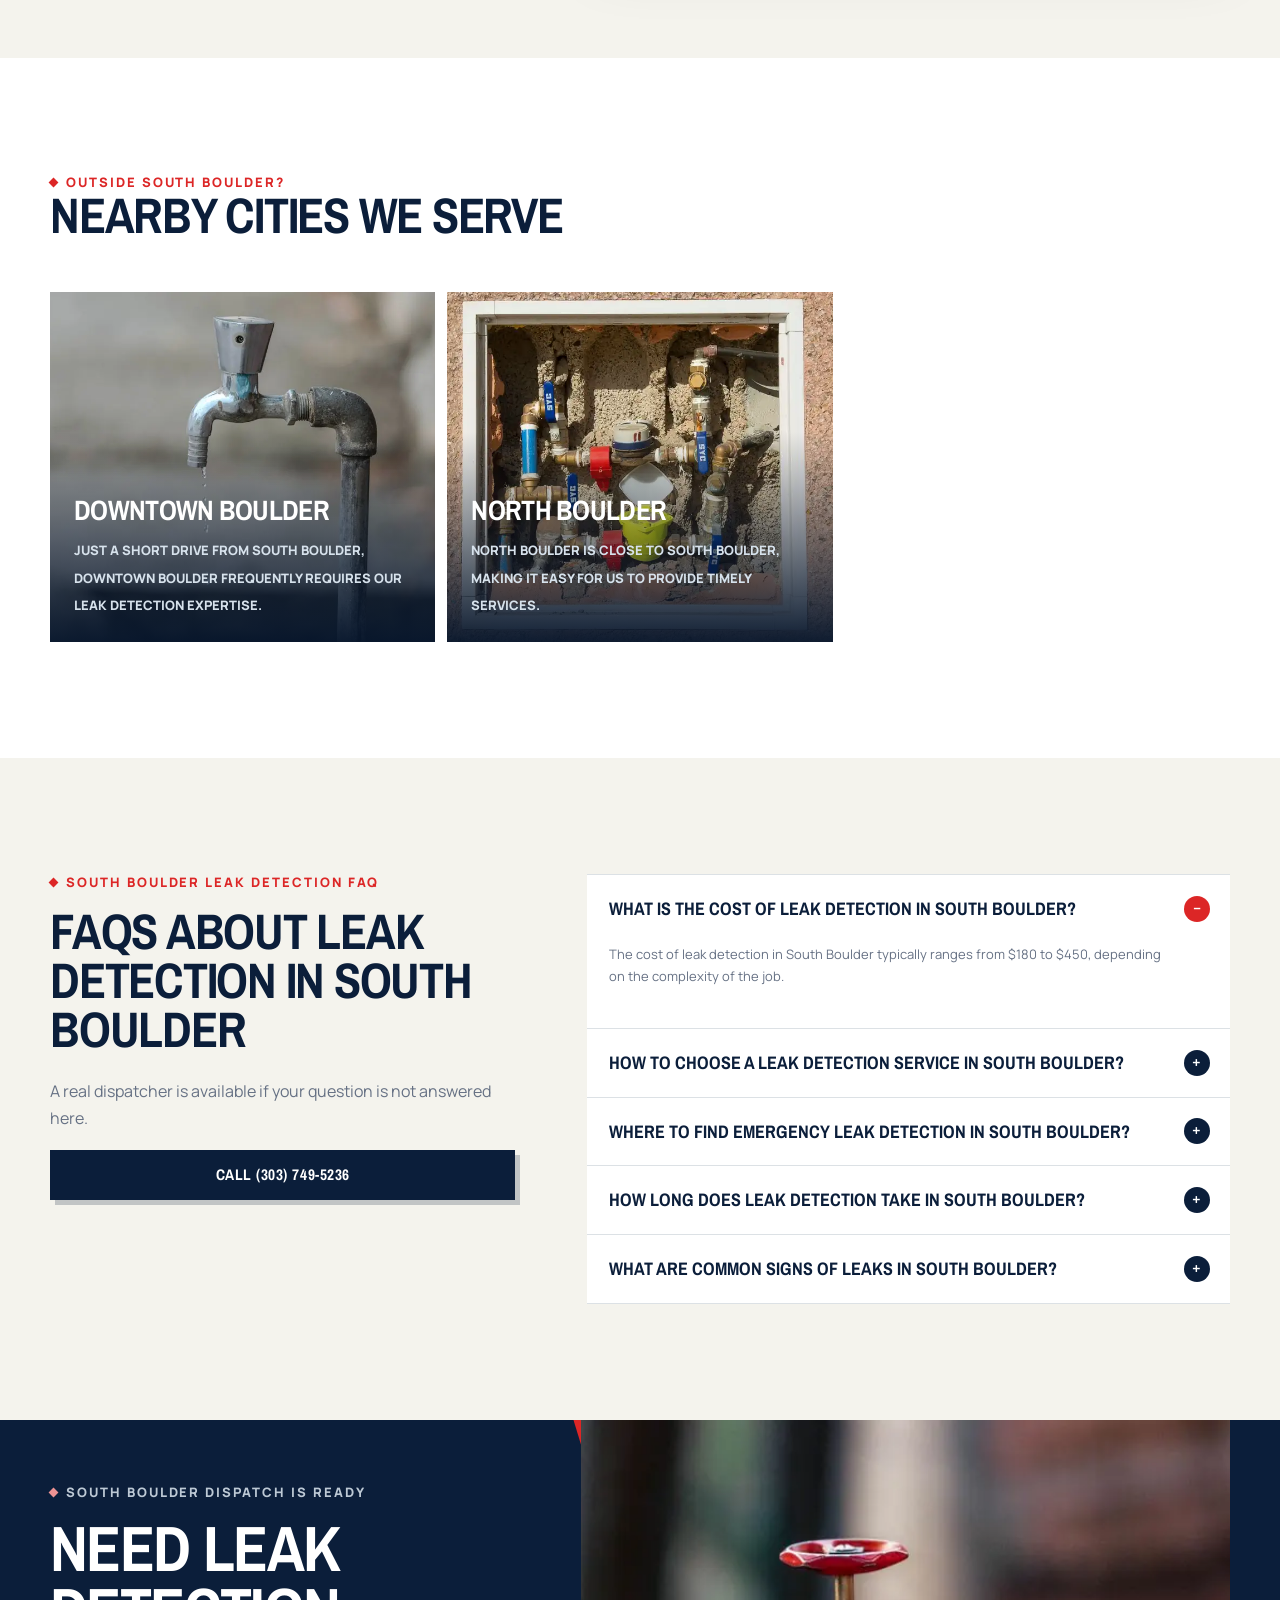
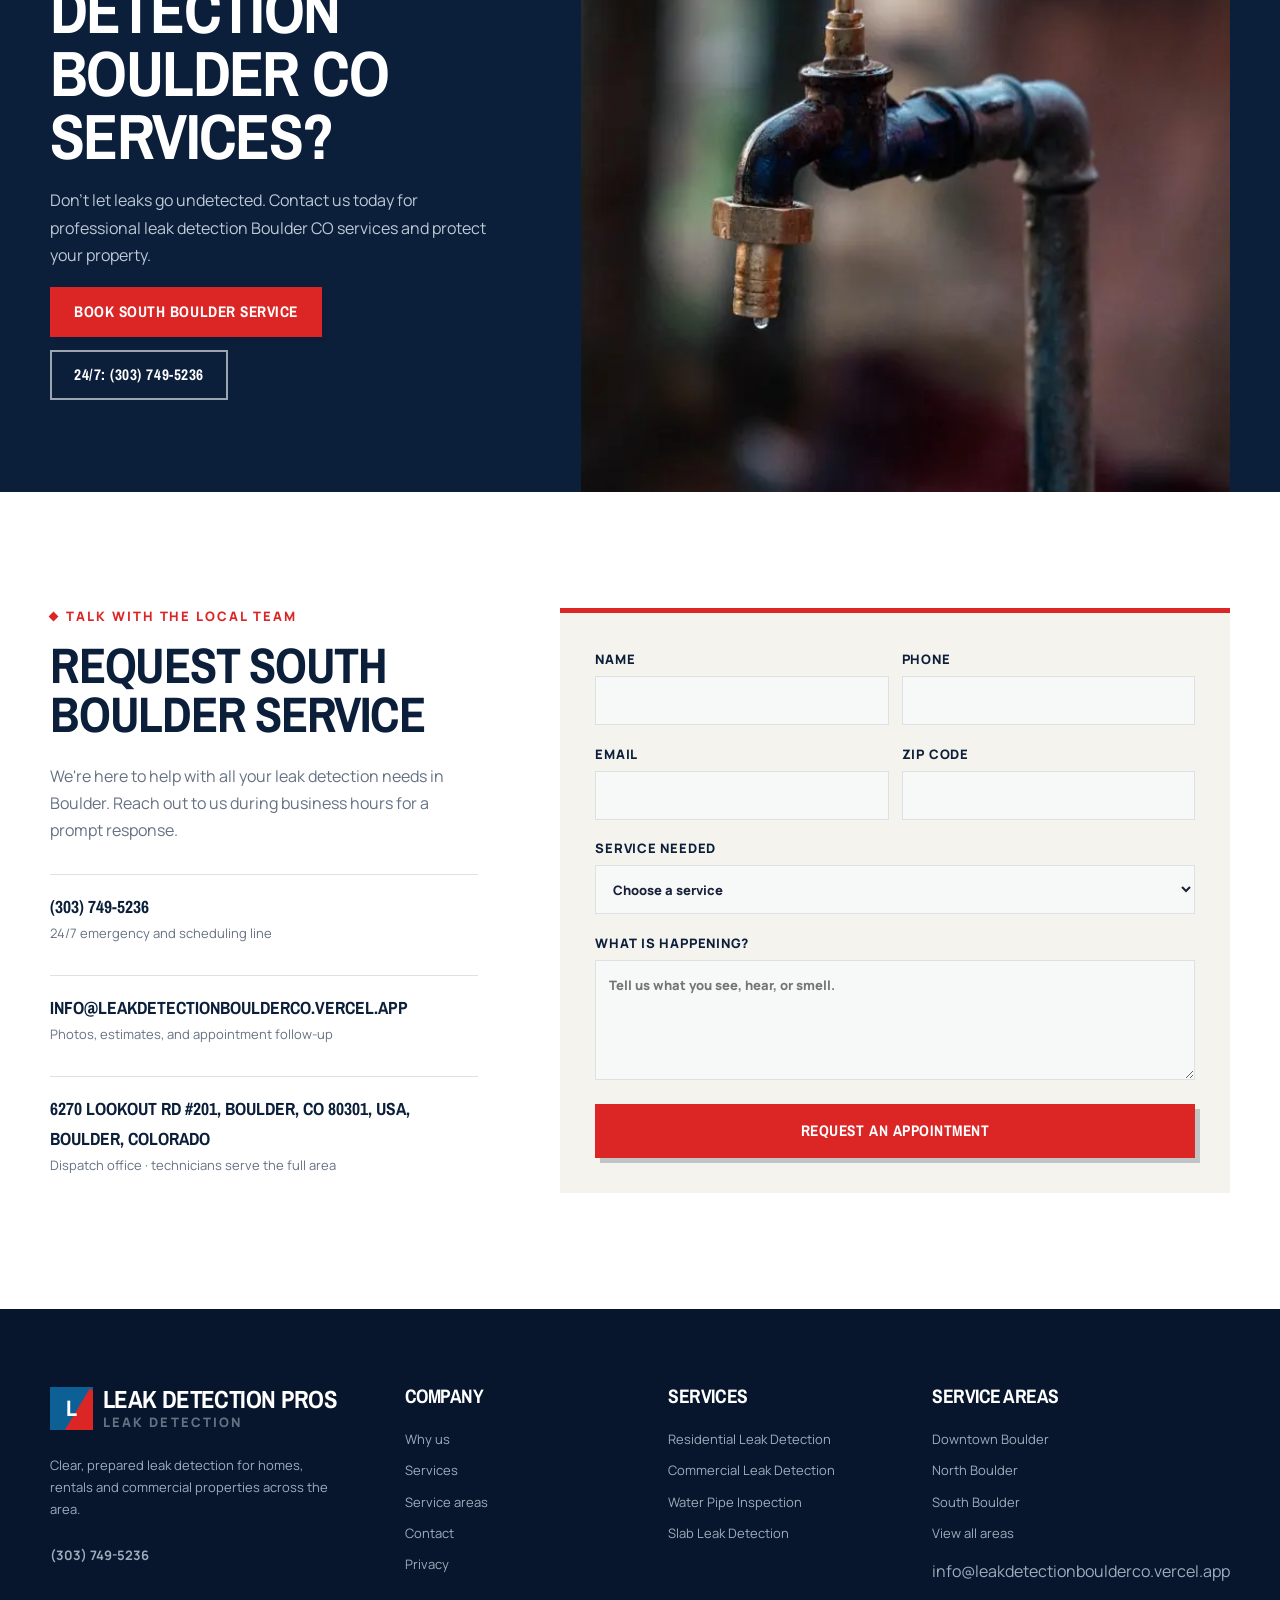
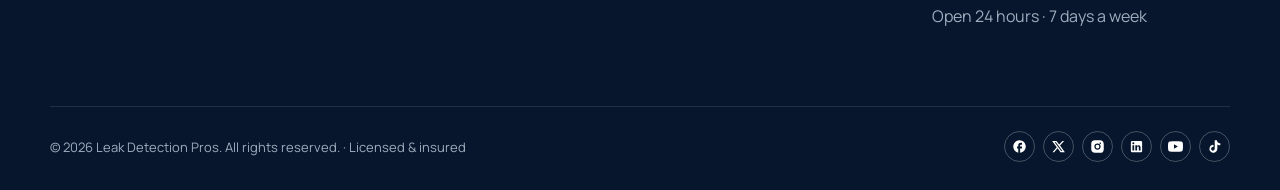
<file: leak-detection-south-boulder.html>
<!doctype html>
<html lang="en" class="scroll-smooth">
  <head>
    <meta charset="UTF-8" />
    <meta name="viewport" content="width=device-width, initial-scale=1.0" />
    <title>Leak Detection South Boulder | Water Leak Detection in</title>
    <meta name="description" content="Leak detection in South Boulder identifies hidden leaks before they cause damage. Get affordable leak detection services in South Boulder today!">
    <meta name="robots" content="index, follow">
    <link rel="canonical" href="https://leakdetectionboulderco.vercel.app/leak-detection-south-boulder">
    
    <script type="application/ld+json">
{
  "@context": "https://schema.org",
  "@type": "BreadcrumbList",
  "itemListElement": [
    {
      "@type": "ListItem",
      "position": 1,
      "name": "Home",
      "item": "https://leakdetectionboulderco.vercel.app/"
    },
    {
      "@type": "ListItem",
      "position": 2,
      "name": "Service Areas",
      "item": "https://leakdetectionboulderco.vercel.app/locations"
    },
    {
      "@type": "ListItem",
      "position": 3,
      "name": "South Boulder",
      "item": "https://leakdetectionboulderco.vercel.app/leak-detection-south-boulder"
    }
  ]
}
</script>
    <link rel="icon" href="data:image/svg+xml,%3Csvg%20xmlns=%27http://www.w3.org/2000/svg%27%20viewBox=%270%200%2032%2032%27%3E%3Crect%20width=%2732%27%20height=%2732%27%20fill=%27%230b1e3a%27/%3E%3Crect%20x=%2719%27%20y=%2719%27%20width=%2713%27%20height=%2713%27%20fill=%27%23DC2626%27/%3E%3Ctext%20x=%2714%27%20y=%2723%27%20font-family=%27Arial,sans-serif%27%20font-size=%2719%27%20font-weight=%27700%27%20fill=%27%23ffffff%27%20text-anchor=%27middle%27%3EL%3C/text%3E%3C/svg%3E" type="image/svg+xml" />
    <link rel="preload" as="image" href="assets/images/gen/water-pipe-inspection-d04cfcc4.webp" fetchpriority="high" />
    <meta name="theme-color" content="#0b1e3a" />
    <link rel="preconnect" href="https://fonts.googleapis.com" />
    <link rel="preconnect" href="https://fonts.gstatic.com" crossorigin />
    <link rel="preload" as="style" href="https://fonts.googleapis.com/css2?family=Archivo+Narrow:wght@600;700&family=Manrope:wght@400;500;600;700;800&display=swap" />
    <link rel="stylesheet" href="https://fonts.googleapis.com/css2?family=Archivo+Narrow:wght@600;700&family=Manrope:wght@400;500;600;700;800&display=swap" media="print" onload="this.media='all'" />
    <link rel="stylesheet" href="assets/global.css" />
    <noscript><link rel="stylesheet" href="https://fonts.googleapis.com/css2?family=Archivo+Narrow:wght@600;700&family=Manrope:wght@400;500;600;700;800&display=swap" /><style>[data-sal]{opacity:1 !important;transform:none !important;}</style></noscript>
  <!--rl-leads--><script>window.__RL_LEADS={siteId:"6aad7556c2e1089cd0b02207",apiBase:"https://ranklocal.cc",turnstileSiteKey:""};</script><script>
(function(){
  function cfg(){
    var c=window.__RL_LEADS||{};
    var base=String(c.apiBase||''); var siteId=String(c.siteId||'');
    if(base.indexOf('http')!==0) return null;
    if(!siteId||siteId.indexOf('{{')!==-1) return null;
    var key=String(c.turnstileSiteKey||''); if(key.indexOf('{{')!==-1) key='';
    while(base.length&&base.charAt(base.length-1)==='/') base=base.slice(0,-1);
    return {apiBase:base,siteId:siteId,ts:key};
  }
  var C=cfg(); if(!C) return;
  var TS={loading:false,loaded:false,q:[]};
  function loadTs(cb){
    if(TS.loaded&&window.turnstile) return cb();
    TS.q.push(cb); if(TS.loading) return; TS.loading=true;
    window.__rlTsReady=function(){TS.loaded=true;TS.q.forEach(function(f){f();});TS.q=[];};
    var s=document.createElement('script');
    s.src='https://challenges.cloudflare.com/turnstile/v0/api.js?onload=__rlTsReady&render=explicit';
    s.async=true; s.defer=true; document.head.appendChild(s);
  }
  function mountTs(form){
    if(!C.ts||form.__rlTs) return; form.__rlTs=true;
    var box=document.createElement('div'); box.className='rl-turnstile'; box.style.margin='10px 0';
    var sb=form.querySelector('button[type=submit],input[type=submit]');
    if(sb&&sb.parentNode) sb.parentNode.insertBefore(box,sb); else form.appendChild(box);
    loadTs(function(){ try{ window.turnstile.render(box,{sitekey:C.ts,size:'flexible'}); }catch(e){} });
  }
  function ensureHp(form){
    if(form.querySelector('[name=_hp]')) return;
    var i=document.createElement('input'); i.type='text'; i.name='_hp'; i.tabIndex=-1;
    i.setAttribute('autocomplete','off'); i.setAttribute('aria-hidden','true');
    i.style.cssText='position:absolute;left:-9999px;width:1px;height:1px;opacity:0;pointer-events:none';
    form.appendChild(i);
  }
  function setup(){
    var forms=document.querySelectorAll('form[data-rl-lead]');
    for(var i=0;i<forms.length;i++){ (function(f){
      ensureHp(f);
      if(C.ts){ f.addEventListener('focusin',function(){mountTs(f);},{once:true}); }
    })(forms[i]); }
  }
  if(document.readyState==='loading') document.addEventListener('DOMContentLoaded',setup); else setup();
  document.addEventListener('submit',function(e){
    var f=e.target;
    if(!f||!f.matches||!f.matches('form[data-rl-lead]')) return;
    var hp=f.querySelector('[name=_hp]'); if(hp&&hp.value) return;
    var data={}; var els=f.querySelectorAll('input,textarea,select');
    for(var i=0;i<els.length;i++){ var el=els[i]; var n=el.name;
      if(!n||n==='_hp'||n==='cf-turnstile-response') continue; data[n]=el.value; }
    data.pageUrl=window.location.href;
    var tok=f.querySelector('[name=cf-turnstile-response]'); if(tok&&tok.value) data.turnstileToken=tok.value;
    try{ fetch(C.apiBase+'/api/leads/'+encodeURIComponent(C.siteId),{method:'POST',headers:{'Content-Type':'application/json'},body:JSON.stringify(data),keepalive:true}).catch(function(){}); }catch(_e){}
  },true);
})();
</script>
</head>
  <body class="location-page" id="top">
    <a class="skip-link" href="#main-content">Skip to content</a>
    
<div id="navbar-container">
  <header class="site-header">
    <div class="utility-bar">
      <div class="shell utility-inner">
        <p><span class="live-dot"></span>Dispatch is open &middot; same-day appointments available</p>
        <div><span>Licensed &amp; insured</span><span>Serving Boulder, Colorado</span></div>
      </div>
    </div>
    <div class="shell main-nav">
      <a class="brand" href="/" aria-label="Leak Detection Pros home">
        <span class="brand-mark"><b>L</b></span>
        <span>Leak Detection Pros<small>LEAK DETECTION</small></span>
      </a>
      <button class="nav-toggle" type="button" aria-expanded="false" aria-controls="primary-navigation">
        <span></span><span></span><span></span><b class="sr-only">Toggle menu</b>
      </button>
      <nav class="nav-links" id="primary-navigation" aria-label="Primary navigation">
        <a href="/">Home</a>
        <a href="services">Services</a>
        <a href="about">About</a>
        <a href="locations">Service areas</a>
        
        <a href="contact">Contact</a>
      </nav>
      <div class="nav-actions">
        <a class="nav-phone" href="tel:3037495236"><small>24/7 dispatch</small>(303) 749-5236</a>
        <a class="button button-small" href="tel:3037495236">Get an estimate</a>
      </div>
    </div>
  </header>
</div>
    <main id="main-content">
      
<div id="hero-container">
  <section class="inner-hero">
    <div class="inner-hero-photo" data-media-slot="banner-South Boulder"><img src="assets/images/gen/water-pipe-inspection-d04cfcc4.webp" alt="South Boulder" /></div>
    <div class="shell inner-hero-grid">
      <div class="inner-hero-copy" data-sal="slide-up" data-sal-duration="600">
        <div class="breadcrumbs"><a href="/">Home</a><span>/</span><a href="locations">Service areas</a><span>/</span><span>South Boulder</span></div>
        <p class="eyebrow eyebrow-light">Your local South Boulder leak detection team</p>
        <h1>Leak Detection in South Boulder</h1>
        <p>Leak detection in South Boulder is essential for homeowners and businesses to identify hidden leaks early. Our water leak detection in South Boulder ensures you save on costly repairs and prevent water damage.</p>
        <div class="hero-facts"><span>24/7 dispatch</span><span>South Boulder ZIP codes</span><span>Residential &amp; commercial</span></div>
        <div class="hero-actions">
          <a class="button" href="tel:3037495236">Request service <span>&#8594;</span></a>
          <a class="button button-outline" href="tel:3037495236">Call (303) 749-5236</a>
        </div>
      </div>
    </div>
  </section>
</div>
      
  <div id="trust-strip-container">
    <section class="quick-strip">
      <div class="shell quick-strip-grid">
        <article><strong>60&ndash;90 min</strong><span>Typical urgent arrival window when available</span></article>
        <article><strong>South Boulder</strong><span>Primary ZIP code coverage</span></article>
        <article><strong>Local crews</strong><span>Routed by location, skill and truck stock</span></article>
        <article><strong>Live updates</strong><span>Dispatcher and technician arrival communication</span></article>
      </div>
    </section>
  </div>
      
  <div id="about-container">
    <section class="section">
      <div class="shell content-grid">
        <div class="content-copy">
          <p class="eyebrow">Local system knowledge</p>
          <h2>Trusted Leak Detection in South Boulder</h2>
          <p>Leak detection in South Boulder is a critical service that helps residents and businesses identify and address leaks before they escalate into major problems. Our team has been serving the South Boulder area, including neighborhoods like Table Mesa and Highland Park, for over 15 years. The unique climate and building styles in South Boulder, from older homes to modern constructions, require specialized leak detection techniques. We utilize advanced tools like infrared cameras and acoustic listening devices to ensure accurate results.</p>
          <a class="text-link" href="#services">Explore South Boulder services</a>
        </div>
        <div class="content-media" data-media-slot="location-primary">
          <img src="assets/images/gen/water-pipe-inspection-29c48c47.webp" alt="Leak Detection Pros in South Boulder" loading="lazy" />
          <div class="content-media-note"><strong>Leak Detection Pros</strong>South Boulder is known for its diverse residential areas and proximity to hiking trails, which can lead to unique leak detection challenges. Increased rainfall runoff can exacerbate these issues, making our services essential for maintaining property integrity.</div>
        </div>
      </div>
    </section>
  </div>
      
  <div id="services-container">
    <section class="section" style="background:var(--cream);" id="services">
      <div class="shell">
        <div class="section-head"><div><p class="eyebrow">Services available in South Boulder</p><h2>Comprehensive Leak Detection Services in South Boulder</h2></div><p>Leak detection demand in South Boulder has increased due to the area's unique climate and infrastructure. Our services include emergency leak detection in South Boulder, ensuring prompt response to any water issues.</p></div>
        <div class="detail-card-grid">
          <a class="detail-card" href="residential-leak-detection" style="text-decoration:none;"><b>01</b><h3>Residential Leak Detection</h3><p>Our residential leak detection services in South Boulder cater to various home styles, from older properties to newer builds. We identify leaks in PVC and copper pipes, helping homeowners avoid costly water damage.</p></a><a class="detail-card" href="commercial-leak-detection" style="text-decoration:none;"><b>02</b><h3>Commercial Leak Detection</h3><p>For businesses in South Boulder, we offer commercial leak detection services tailored to meet the demands of commercial buildings. Our expertise ensures minimal disruption while safeguarding your property.</p></a><a class="detail-card" href="water-pipe-inspection" style="text-decoration:none;"><b>03</b><h3>Water Pipe Inspection</h3><p>Our water pipe inspection services in South Boulder utilize advanced technology to assess the condition of your plumbing system. We help identify potential issues before they become major problems.</p></a><a class="detail-card" href="slab-leak-detection" style="text-decoration:none;"><b>04</b><h3>Slab Leak Detection</h3><p>Slab leak detection in South Boulder is crucial for homes built on concrete slabs. We use specialized equipment to locate leaks that can cause structural damage and mold growth.</p></a>
        </div>
      </div>
    </section>
  </div>
      
  <div id="per-service-city-blocks-container">
    <section class="section">
      <div class="shell">
        <div class="section-head"><div><p class="eyebrow">More than a service list</p><h2>How We Execute Leak Detection in South Boulder</h2></div><p>Leak detection in South Boulder is executed with precision, utilizing state-of-the-art equipment and techniques. Our team is familiar with local building codes and the common materials used in the area, such as PVC and c</p></div>
        <div class="detail-card-grid">
          <article class="detail-card"><b>01</b><h3>High water table in certain areas</h3><p>A high water table can lead to increased moisture levels, making leaks harder to detect and causing rapid water damage. <strong style="color:var(--navy);">How we help:</strong> We use advanced moisture meters and infrared cameras to identify hidden leaks even in challenging conditions.</p></article><article class="detail-card"><b>02</b><h3>Older homes with outdated plumbing</h3><p>Many homes in South Boulder feature older plumbing systems that are more prone to leaks, requiring specialized knowledge. <strong style="color:var(--navy);">How we help:</strong> Our technicians are trained to handle older plumbing materials and can recommend appropriate repairs or replacements.</p></article><article class="detail-card"><b>03</b><h3>Seasonal weather fluctuations</h3><p>South Boulder experiences varied weather, which can lead to freeze-thaw cycles that stress plumbing systems. <strong style="color:var(--navy);">How we help:</strong> We offer preventative inspections and maintenance services to help homeowners prepare for seasonal changes.</p></article>
        </div>
      </div>
    </section>
  </div>
      
  <div id="signs-container">
    <section class="section problems-section" style="background:var(--cream);">
      <div class="shell">
        <div class="section-head"><div><p class="eyebrow">Early warning signs</p><h2>Signs You Need Leak Detection in South Boulder</h2></div><p>A small visible symptom can point to a bigger pattern.</p></div>
        <div class="problem-grid"><article><span>01</span><h3>Unexplained water bills</h3><p>Unexplained water bills</p></article><article><span>02</span><h3>Damp spots on walls or ceilings</h3><p>Damp spots on walls or ceilings</p></article><article><span>03</span><h3>Water pooling in your yard</h3><p>Water pooling in your yard</p></article><article><span>04</span><h3>Cracks in your foundation</h3><p>Cracks in your foundation</p></article></div>
      </div>
    </section>
  </div>
      
  <div id="pricing-container">
    <section class="section">
      <div class="shell">
        <div class="section-head"><div><p class="eyebrow">Clear starting points</p><h2>Leak Detection Pricing in South Boulder</h2></div><p>In 2026, leak detection in South Boulder typically ranges from $180 to $450, depending on the complexity of the job. Factors such as the type of leak and accessibility can influence pricing. Affordable leak detection in South Boulder ensures you receive quality service without breaking the bank.</p></div>
        <div class="price-path"><article><b>Phase 01</b><h3>Type of Leak</h3><p>The complexity of the leak, whether it's a slab leak or a pipe leak, affects the overall cost.</p></article><article><b>Phase 02</b><h3>Accessibility</h3><p>Leaks in hard-to-reach areas may require more time and specialized equipment, increasing labor costs.</p></article><article><b>Phase 03</b><h3>Inspection Technology</h3><p>Using advanced tools like infrared cameras can increase the upfront cost but save money in the long run by preventing damage.</p></article></div>
      </div>
    </section>
  </div>
      
  <div id="landmarks-container">
    <section class="section">
      <div class="shell">
        <div class="section-head"><div><p class="eyebrow">We know the route</p><h2>Landmarks in South Boulder</h2></div><p>Navigating South Boulder is easy thanks to its well-known landmarks. Our team uses these points of interest to ensure timely service delivery.</p></div>
        <div class="detail-card-grid"><article class="detail-card"><b>01</b><h3>South Boulder Creek</h3><p>South Boulder Creek is a key landmark that helps us locate properties in need of our leak detection services.</p></article><article class="detail-card"><b>02</b><h3>Flatirons</h3><p>The Flatirons serve as a natural guide for our technicians, allowing for efficient navigation across the area.</p></article><article class="detail-card"><b>03</b><h3>Chautauqua Trailhead</h3><p>The Chautauqua Trailhead is popular among residents, and we often provide services to nearby homes.</p></article><article class="detail-card"><b>04</b><h3>Southeast Boulder Park</h3><p>This area is known for its lush greenery, which can lead to increased moisture and potential leak issues.</p></article></div>
      </div>
    </section>
  </div>
      
  <div id="service-area-container">
    <section class="section area-section" id="coverage" style="background:var(--cream);">
      <div class="shell area-grid">
        <div class="area-copy">
          <p class="eyebrow">South Boulder service coverage</p>
          <h2>Is your ZIP on the route?</h2>
          <p>These are our most frequently served ZIP codes. Nearby areas may also qualify — call if you do not see yours.</p>
          
          <p style="margin-top:18px;"><strong>Popular neighborhoods:</strong> Table Mesa &middot; Highland Park &middot; South Boulder Park &middot; Broadway</p>
          <a class="button button-navy" href="tel:3037495236">Check my address <span>&#8594;</span></a>
        </div>
        <div class="map-card" data-media-slot="service-area-map">
          <iframe title="Leak Detection Pros &mdash; South Boulder service area" src="https://maps.google.com/maps?q=6270%20Lookout%20Rd%20%23201%2C%20Boulder%2C%20CO%2080301%2C%20USA%2C%20Boulder%2C%20Colorado&t=&z=14&ie=UTF8&iwloc=B&output=embed" loading="lazy" referrerpolicy="no-referrer-when-downgrade" allowfullscreen></iframe>
          <span class="map-pin pin-1"><b>1</b></span><span class="map-pin pin-2"><b>2</b></span><span class="map-pin pin-3"><b>3</b></span><span class="map-pin pin-4"><b>4</b></span>
          <div class="map-note"><strong>Primary South Boulder response zone</strong>Same-day response depends on current call volume, technician availability, and required equipment.</div>
        </div>
      </div>
    </section>
  </div>
      
  
      <!-- RL-AUTO:nearby-cities-section START -->

  <div id="nearby-cities-container">
    <section class="section">
      <div class="shell">
        <div class="section-head"><div><p class="eyebrow">Outside South Boulder?</p><h2>Nearby Cities We Serve</h2></div></div>
        <div class="related-grid"><a class="related-card" href="leak-detection-downtown-boulder"><img src="assets/images/gen/water-pipe-inspection-d04cfcc4.webp" alt="Downtown Boulder" loading="lazy" /><div><h3>Downtown Boulder</h3><span>Just a short drive from South Boulder, Downtown Boulder frequently requires our leak detection expertise.</span></div></a><a class="related-card" href="leak-detection-north-boulder"><img src="assets/images/gen/well-maintained-local-home-298039f4.webp" alt="North Boulder" loading="lazy" /><div><h3>North Boulder</h3><span>North Boulder is close to South Boulder, making it easy for us to provide timely services.</span></div></a></div>
      </div>
    </section>
  </div>
<!-- RL-AUTO:nearby-cities-section END -->
      
  <div id="faq-container">
    <section class="section faq-section" id="faq" style="background:var(--cream);">
      <div class="shell faq-grid">
        <div class="faq-aside"><p class="eyebrow">South Boulder leak detection FAQ</p><h2>FAQs About Leak Detection in South Boulder</h2><p>A real dispatcher is available if your question is not answered here.</p><a class="button button-navy" href="tel:3037495236">Call (303) 749-5236</a></div>
        <div class="faq-list"><details open><summary>What is the cost of leak detection in South Boulder?</summary><p>The cost of leak detection in South Boulder typically ranges from $180 to $450, depending on the complexity of the job.</p></details><details><summary>How to choose a leak detection service in South Boulder?</summary><p>Look for licensed and insured professionals with experience in your area. Check credentials and ask for references.</p></details><details><summary>Where to find emergency leak detection in South Boulder?</summary><p>Emergency leak detection services are available 24/7. Call us anytime for immediate assistance with leaks.</p></details><details><summary>How long does leak detection take in South Boulder?</summary><p>Most leak detection jobs take between 2 to 4 hours, depending on the complexity and location of the leak.</p></details><details><summary>What are common signs of leaks in South Boulder?</summary><p>Common signs include unexplained water bills, damp spots on walls, and pooling water in your yard.</p></details></div>
      </div>
    </section>
  </div>
      
  <div id="cta-container">
    <section class="cta-band">
      <div class="shell cta-grid">
        <div class="cta-copy"><p class="eyebrow eyebrow-light">South Boulder dispatch is ready</p><h2>Need Leak Detection Boulder CO Services?</h2><p>Don't let leaks go undetected. Contact us today for professional leak detection Boulder CO services and protect your property.</p><div class="hero-actions"><a class="button" href="tel:3037495236">Book South Boulder service</a><a class="button button-outline" href="tel:3037495236">24/7: (303) 749-5236</a></div></div>
        <div class="cta-photo" data-media-slot="location-cta"><img src="assets/images/gen/commercial-leak-detection-0cf3524a.webp" alt="Leak Detection Pros ready to serve South Boulder" loading="lazy" /></div>
      </div>
    </section>
  </div>
      
<div id="contact-container">
  <section class="section contact-section" id="contact">
    <div class="shell contact-grid">
      <div class="contact-copy">
        <p class="eyebrow">Talk with the local team</p>
        <h2>Request South Boulder service</h2>
        <p>We're here to help with all your leak detection needs in Boulder. Reach out to us during business hours for a prompt response.</p>
        <div class="contact-details">
          <article><strong><a href="tel:3037495236" style="color:inherit;">(303) 749-5236</a></strong><span>24/7 emergency and scheduling line</span></article>
          <article><strong><a href="mailto:info@leakdetectionboulderco.vercel.app" style="color:inherit;">info@leakdetectionboulderco.vercel.app</a></strong><span>Photos, estimates, and appointment follow-up</span></article>
          <article><strong>6270 Lookout Rd #201, Boulder, CO 80301, USA, Boulder, Colorado</strong><span>Dispatch office &middot; technicians serve the full area</span></article>
        </div>
      </div>
      <form class="contact-form" id="contact-form" data-rl-lead><input type="text" name="_hp" tabindex="-1" autocomplete="off" class="rl-hp" aria-hidden="true" />
        <label><span>Name</span><input type="text" name="name" required /></label>
        <label><span>Phone</span><input type="tel" name="phone" required /></label>
        <label><span>Email</span><input type="email" name="email" /></label>
        <label><span>ZIP code</span><input type="text" name="zip" inputmode="numeric" required /></label>
        <label class="wide"><span>Service needed</span><select name="service" aria-label="Service needed" required><option value="">Choose a service</option><option>Residential Leak Detection</option><option>Commercial Leak Detection</option><option>Water Pipe Inspection</option><option>Slab Leak Detection</option></select></label>
        <label class="wide"><span>What is happening?</span><textarea name="message" placeholder="Tell us what you see, hear, or smell."></textarea></label>
        <button class="button wide" type="submit">Request an appointment</button>
        <p class="form-success wide" role="status" aria-live="polite">Thanks — your request is in. Dispatch will contact you shortly.</p>
      </form>
    </div>
  </section>
</div>
    </main>
    
<div id="footer-container">
  <footer class="site-footer">
    <div class="shell">
      <div class="footer-grid">
        <div class="footer-brand">
          <a class="brand" href="/"><span class="brand-mark"><b>L</b></span><span>Leak Detection Pros<small>LEAK DETECTION</small></span></a>
          <p>Clear, prepared leak detection for homes, rentals and commercial properties across the area.</p>
          <p><a href="tel:3037495236" style="color:inherit;font-weight:700;">(303) 749-5236</a></p>
        </div>
        <div>
          <h3>Company</h3>
          <ul>
            <li><a href="about">Why us</a></li>
            <li><a href="services">Services</a></li>
            <li><a href="locations">Service areas</a></li>
            <li><a href="contact">Contact</a></li>
            <li><a href="privacy-policy">Privacy</a></li>
          </ul>
        </div>
        <div>
          <h3>Services</h3>
          <!-- RL-AUTO:footer-services START -->
<ul><li><a href="residential-leak-detection">Residential Leak Detection</a></li><li><a href="commercial-leak-detection">Commercial Leak Detection</a></li><li><a href="water-pipe-inspection">Water Pipe Inspection</a></li><li><a href="slab-leak-detection">Slab Leak Detection</a></li></ul>
<!-- RL-AUTO:footer-services END -->
        </div>
        <div>
          <h3>Service areas</h3>
          <!-- RL-AUTO:footer-locations START -->
<ul><li><a href="leak-detection-downtown-boulder">Downtown Boulder</a></li><li><a href="leak-detection-north-boulder">North Boulder</a></li><li><a href="leak-detection-south-boulder">South Boulder</a></li><li><a href="locations">View all areas</a></li></ul>
<!-- RL-AUTO:footer-locations END -->
          <p style="margin-top:14px;"><a href="mailto:info@leakdetectionboulderco.vercel.app" style="color:inherit;">info@leakdetectionboulderco.vercel.app</a></p>
          <p>Open 24 hours &middot; 7 days a week</p>
        </div>
      </div>
      <div class="footer-bottom">
        <p>&copy; 2026 Leak Detection Pros. All rights reserved. &middot; Licensed &amp; insured</p>
        <div class="socials" data-social-links><a href="#" data-social="facebook" aria-label="Facebook"><svg width="15" height="15" viewBox="0 0 24 24" fill="currentColor"><path d="M22 12c0-5.52-4.48-10-10-10S2 6.48 2 12c0 4.84 3.44 8.87 8 9.8V15H8v-3h2V9.5C10 7.57 11.57 6 13.5 6H16v3h-2c-.55 0-1 .45-1 1v2h3v3h-3v6.95c5.05-.5 9-4.76 9-9.95"/></svg></a><a href="#" data-social="x" aria-label="X (Twitter)"><svg width="15" height="15" viewBox="0 0 24 24" fill="currentColor"><path d="M10.488 14.651L15.25 21h7l-7.858-10.478L20.93 3h-2.65l-5.117 5.886L8.75 3h-7l7.51 10.015L2.32 21h2.65zM16.25 19L5.75 5h2l10.5 14z"/></svg></a><a href="#" data-social="instagram" aria-label="Instagram"><svg width="15" height="15" viewBox="0 0 24 24" fill="currentColor"><path d="M7.8 2h8.4C19.4 2 22 4.6 22 7.8v8.4a5.8 5.8 0 0 1-5.8 5.8H7.8C4.6 22 2 19.4 2 16.2V7.8A5.8 5.8 0 0 1 7.8 2m8.65 3.5a1.25 1.25 0 1 0 0 2.5 1.25 1.25 0 0 0 0-2.5M12 7a5 5 0 1 0 0 10 5 5 0 0 0 0-10m0 2a3 3 0 1 1 0 6 3 3 0 0 1 0-6"/></svg></a><a href="#" data-social="linkedin" aria-label="LinkedIn"><svg width="15" height="15" viewBox="0 0 24 24" fill="currentColor"><path d="M19 3a2 2 0 0 1 2 2v14a2 2 0 0 1-2 2H5a2 2 0 0 1-2-2V5a2 2 0 0 1 2-2zm-.5 15.5v-5.3a3.26 3.26 0 0 0-3.26-3.26c-.85 0-1.84.52-2.32 1.3v-1.11h-2.79v8.37h2.79v-4.93c0-.77.62-1.4 1.39-1.4a1.4 1.4 0 0 1 1.4 1.4v4.93zM6.88 8.56a1.68 1.68 0 1 0 0-3.37 1.69 1.69 0 0 0 0 3.37m1.39 9.94v-8.37H5.5v8.37z"/></svg></a><a href="#" data-social="youtube" aria-label="YouTube"><svg width="15" height="15" viewBox="0 0 24 24" fill="currentColor"><path d="M23.5 6.19a3.02 3.02 0 0 0-2.12-2.14C19.5 3.55 12 3.55 12 3.55s-7.5 0-9.38.5A3.02 3.02 0 0 0 .5 6.19C0 8.07 0 12 0 12s0 3.93.5 5.81a3.02 3.02 0 0 0 2.12 2.14c1.88.5 9.38.5 9.38.5s7.5 0 9.38-.5a3.02 3.02 0 0 0 2.12-2.14C24 15.93 24 12 24 12s0-3.93-.5-5.81M9.55 15.57V8.43L15.82 12z"/></svg></a><a href="#" data-social="tiktok" aria-label="TikTok"><svg width="15" height="15" viewBox="0 0 24 24" fill="currentColor"><path d="M19.59 6.69a4.83 4.83 0 0 1-3.77-4.25V2h-3.45v13.67a2.89 2.89 0 0 1-5.2 1.74 2.89 2.89 0 0 1 2.31-4.64 2.93 2.93 0 0 1 .88.13V9.4a6.84 6.84 0 0 0-1-.05A6.33 6.33 0 0 0 5.7 20.1a6.34 6.34 0 0 0 10.86-4.43v-7a8.16 8.16 0 0 0 4.77 1.52v-3.4a4.85 4.85 0 0 1-1.74-.1z"/></svg></a></div>
      </div>
    </div>
  </footer>
</div>
    
<div id="sticky-call-button-container">
  <a class="sticky-call" href="tel:3037495236" aria-label="Call us (303) 749-5236"><span><svg viewBox="0 0 24 24" width="17" height="17" fill="currentColor"><path d="M6.6 10.8a15.1 15.1 0 0 0 6.6 6.6l2.2-2.2a1 1 0 0 1 1-.24 11.4 11.4 0 0 0 3.6.58 1 1 0 0 1 1 1V20a1 1 0 0 1-1 1A17 17 0 0 1 3 4a1 1 0 0 1 1-1h3.5a1 1 0 0 1 1 1 11.4 11.4 0 0 0 .58 3.6 1 1 0 0 1-.25 1z"/></svg></span> Call dispatch</a>
</div>
    <script src="assets/js/main.js"></script>
  </body>
</html>
</file>
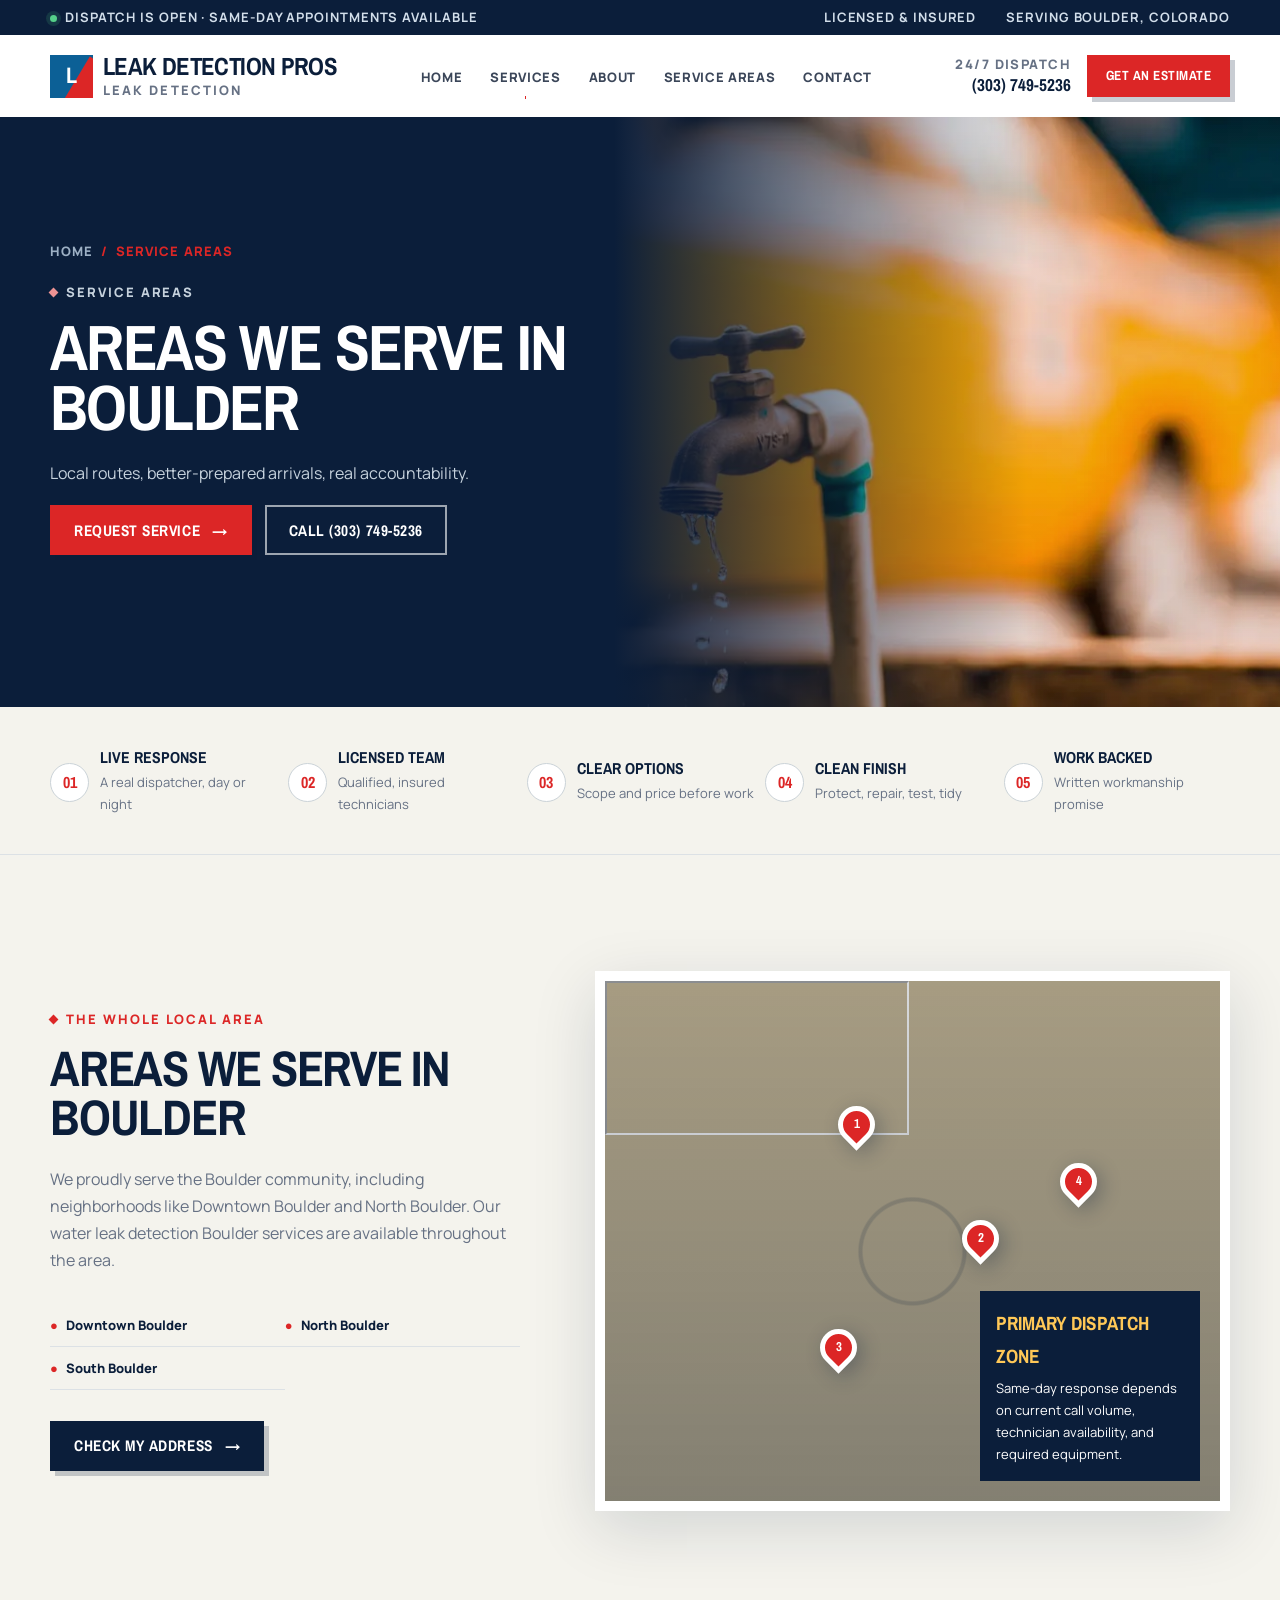
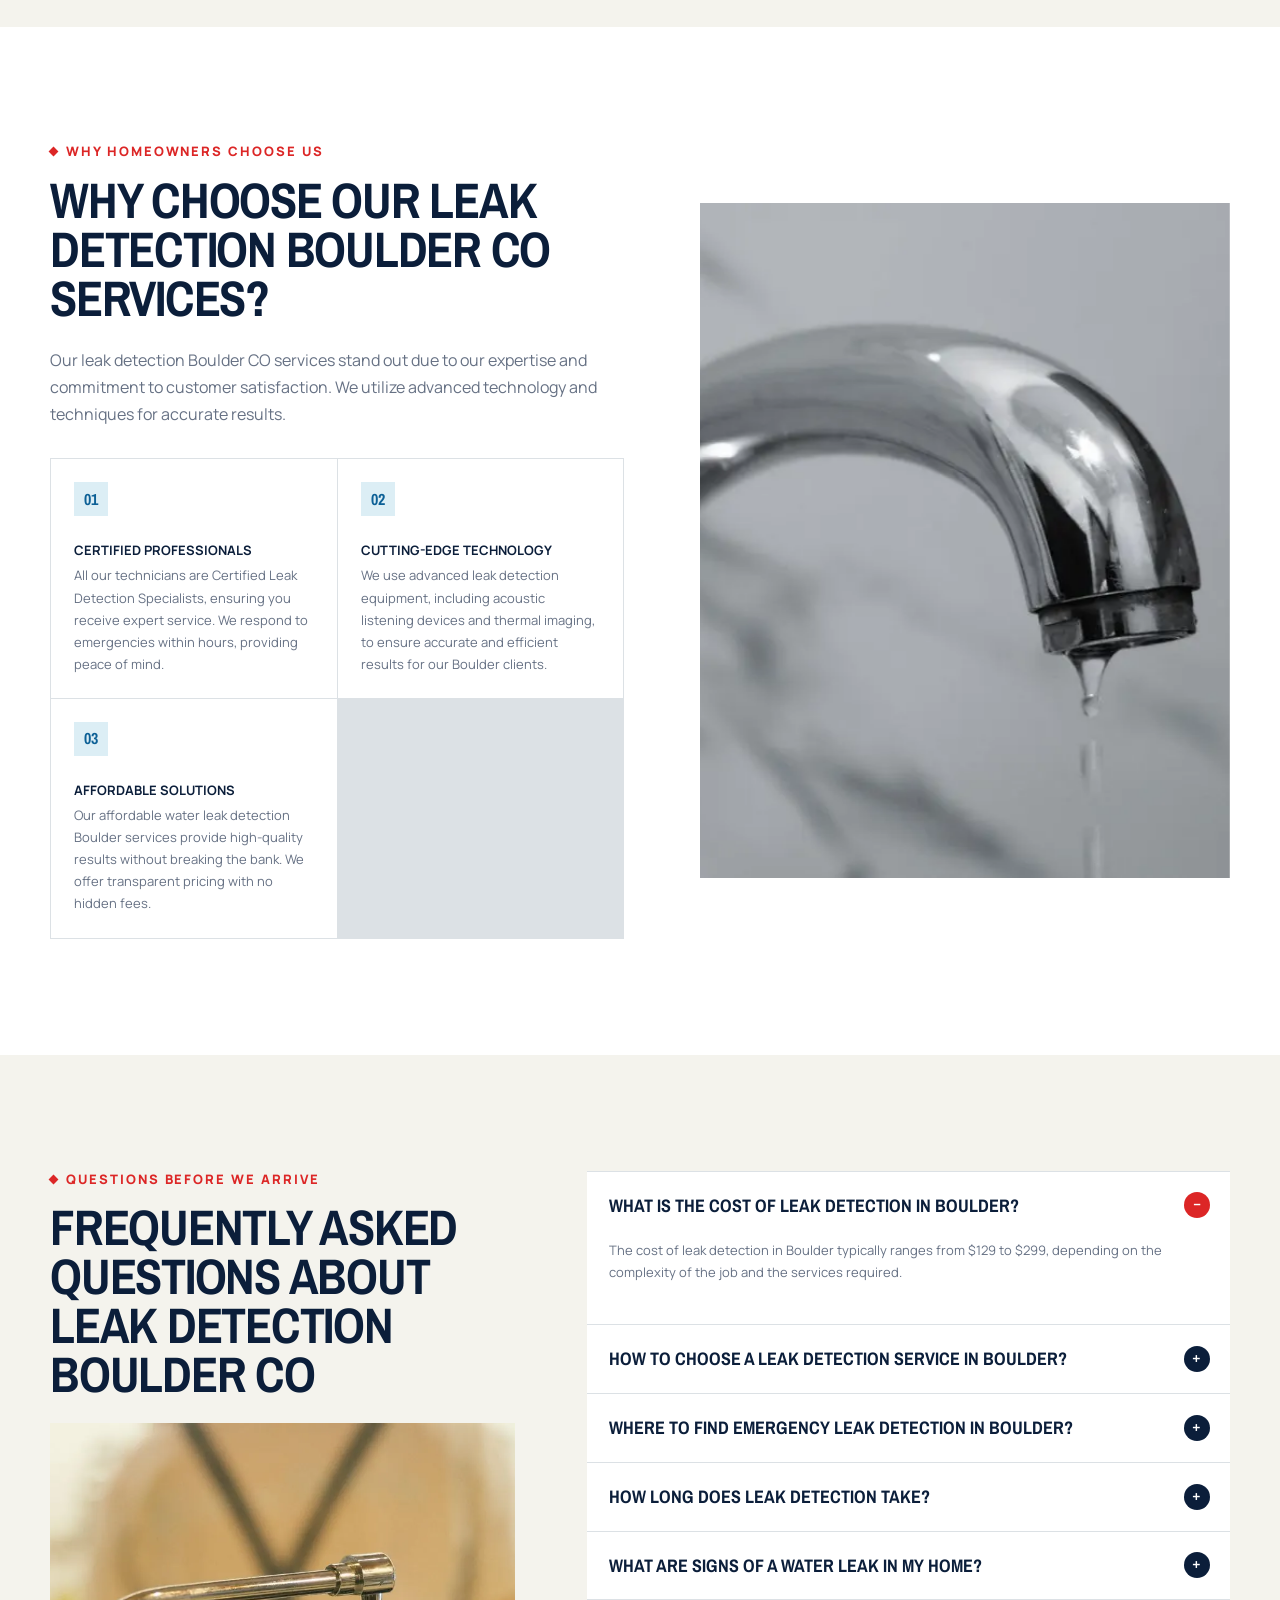
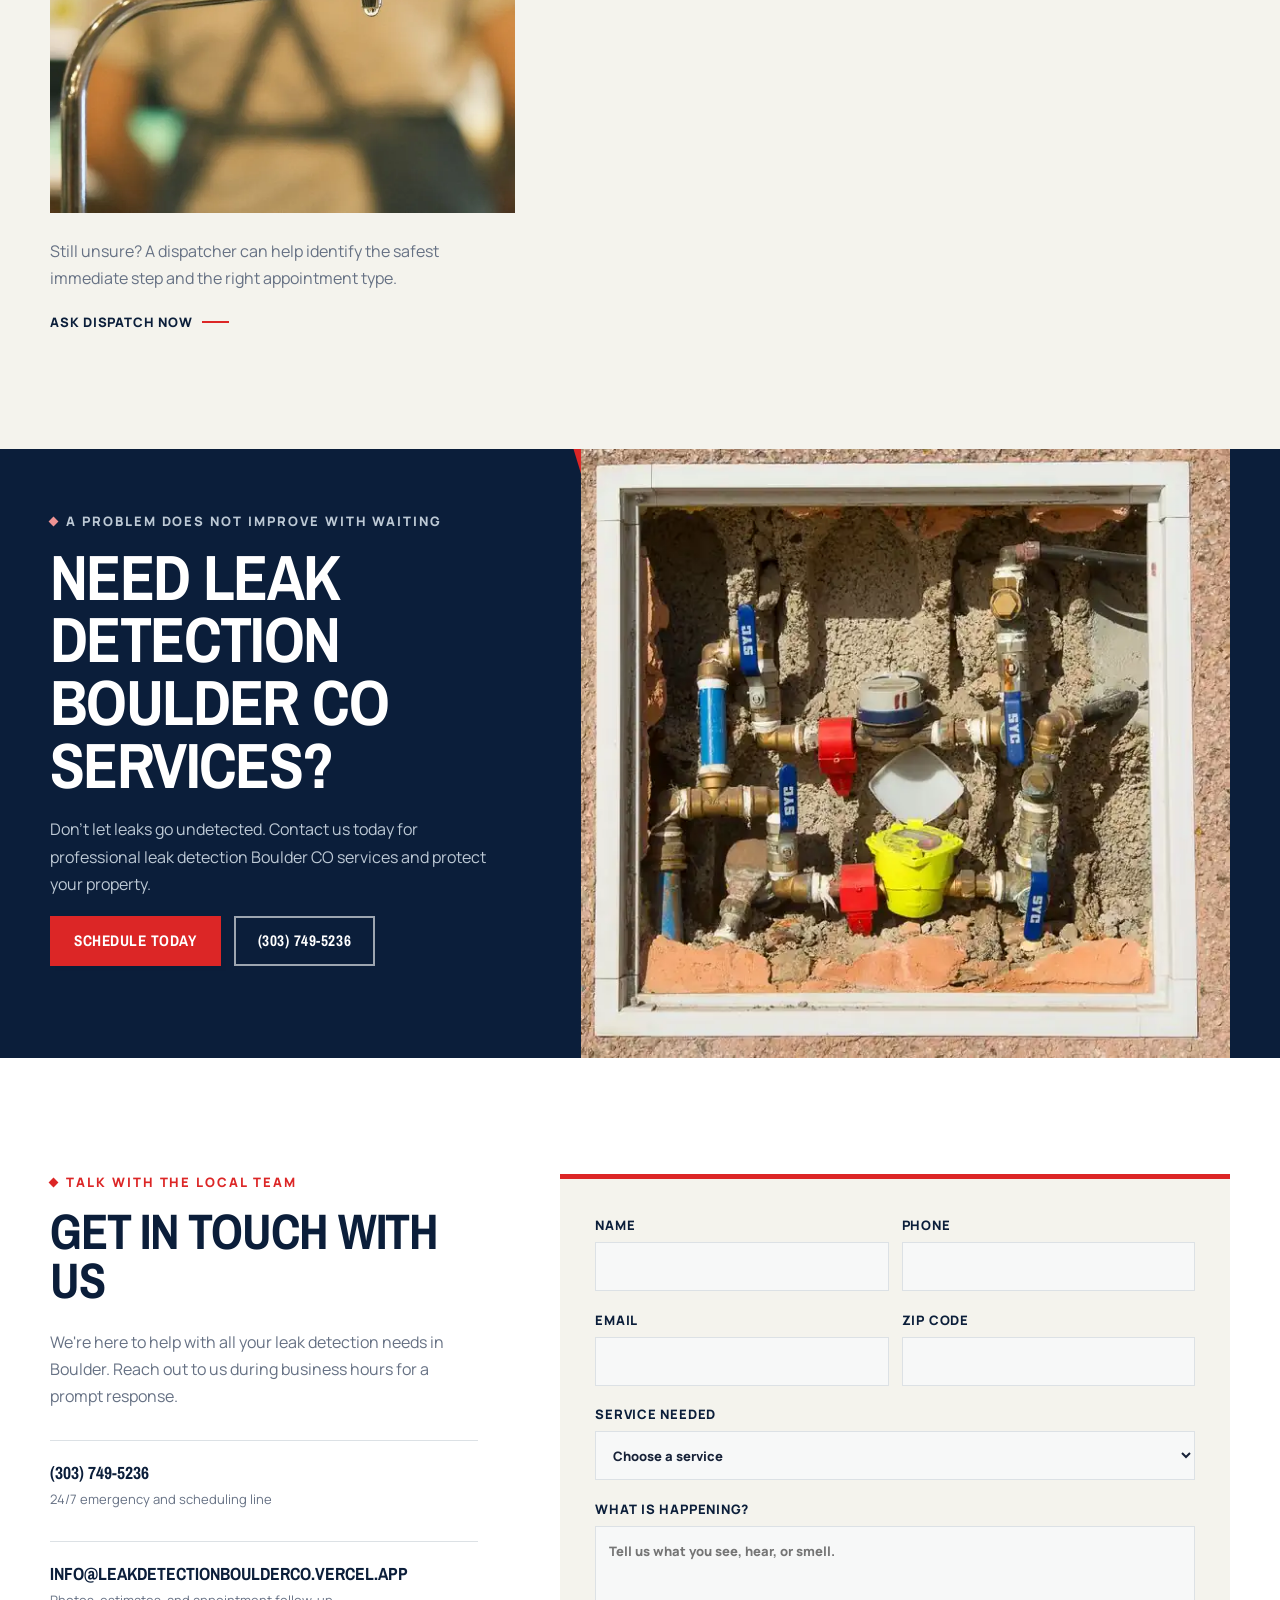
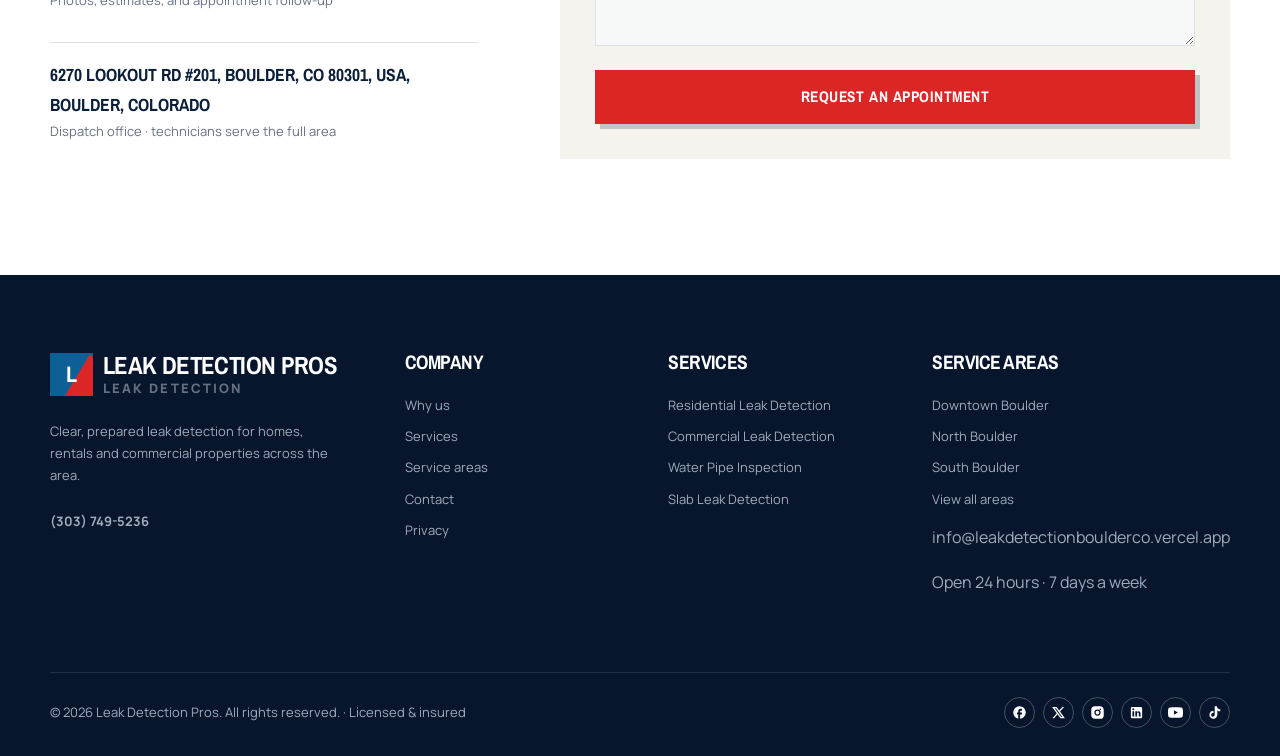
<file: locations.html>
<!doctype html>
<html lang="en" class="scroll-smooth">
  <head>
    <meta charset="UTF-8" />
    <meta name="viewport" content="width=device-width, initial-scale=1.0" />
    <title>Service Areas | Leak Detection Pros</title>
    <meta name="description" content="We proudly serve the Boulder community, including neighborhoods like Downtown Boulder and North Boulder. Our water leak detection Boulder services are available throughout the area.">
    <meta name="author" content="Leak Detection Pros">
    <meta name="robots" content="index, follow">
    <link rel="canonical" href="https://leakdetectionboulderco.vercel.app/locations">
    
    <meta property="og:type" content="website">
    <meta property="og:title" content="Service Areas | Leak Detection Pros">
    <meta property="og:description" content="We proudly serve the Boulder community, including neighborhoods like Downtown Boulder and North Boulder. Our water leak detection Boulder services are available throughout the area.">
    
    <link rel="icon" href="data:image/svg+xml,%3Csvg%20xmlns=%27http://www.w3.org/2000/svg%27%20viewBox=%270%200%2032%2032%27%3E%3Crect%20width=%2732%27%20height=%2732%27%20fill=%27%230b1e3a%27/%3E%3Crect%20x=%2719%27%20y=%2719%27%20width=%2713%27%20height=%2713%27%20fill=%27%23DC2626%27/%3E%3Ctext%20x=%2714%27%20y=%2723%27%20font-family=%27Arial,sans-serif%27%20font-size=%2719%27%20font-weight=%27700%27%20fill=%27%23ffffff%27%20text-anchor=%27middle%27%3EL%3C/text%3E%3C/svg%3E" type="image/svg+xml" />
    <meta name="theme-color" content="#0b1e3a" />
    <link rel="preconnect" href="https://fonts.googleapis.com" />
    <link rel="preconnect" href="https://fonts.gstatic.com" crossorigin />
    <link rel="preload" as="style" href="https://fonts.googleapis.com/css2?family=Archivo+Narrow:wght@600;700&family=Manrope:wght@400;500;600;700;800&display=swap" />
    <link rel="stylesheet" href="https://fonts.googleapis.com/css2?family=Archivo+Narrow:wght@600;700&family=Manrope:wght@400;500;600;700;800&display=swap" media="print" onload="this.media='all'" />
    <link rel="stylesheet" href="assets/global.css" />
    <noscript><link rel="stylesheet" href="https://fonts.googleapis.com/css2?family=Archivo+Narrow:wght@600;700&family=Manrope:wght@400;500;600;700;800&display=swap" /><style>[data-sal]{opacity:1 !important;transform:none !important;}</style></noscript>
  <!--rl-leads--><script>window.__RL_LEADS={siteId:"6aad7556c2e1089cd0b02207",apiBase:"https://ranklocal.cc",turnstileSiteKey:""};</script><script>
(function(){
  function cfg(){
    var c=window.__RL_LEADS||{};
    var base=String(c.apiBase||''); var siteId=String(c.siteId||'');
    if(base.indexOf('http')!==0) return null;
    if(!siteId||siteId.indexOf('{{')!==-1) return null;
    var key=String(c.turnstileSiteKey||''); if(key.indexOf('{{')!==-1) key='';
    while(base.length&&base.charAt(base.length-1)==='/') base=base.slice(0,-1);
    return {apiBase:base,siteId:siteId,ts:key};
  }
  var C=cfg(); if(!C) return;
  var TS={loading:false,loaded:false,q:[]};
  function loadTs(cb){
    if(TS.loaded&&window.turnstile) return cb();
    TS.q.push(cb); if(TS.loading) return; TS.loading=true;
    window.__rlTsReady=function(){TS.loaded=true;TS.q.forEach(function(f){f();});TS.q=[];};
    var s=document.createElement('script');
    s.src='https://challenges.cloudflare.com/turnstile/v0/api.js?onload=__rlTsReady&render=explicit';
    s.async=true; s.defer=true; document.head.appendChild(s);
  }
  function mountTs(form){
    if(!C.ts||form.__rlTs) return; form.__rlTs=true;
    var box=document.createElement('div'); box.className='rl-turnstile'; box.style.margin='10px 0';
    var sb=form.querySelector('button[type=submit],input[type=submit]');
    if(sb&&sb.parentNode) sb.parentNode.insertBefore(box,sb); else form.appendChild(box);
    loadTs(function(){ try{ window.turnstile.render(box,{sitekey:C.ts,size:'flexible'}); }catch(e){} });
  }
  function ensureHp(form){
    if(form.querySelector('[name=_hp]')) return;
    var i=document.createElement('input'); i.type='text'; i.name='_hp'; i.tabIndex=-1;
    i.setAttribute('autocomplete','off'); i.setAttribute('aria-hidden','true');
    i.style.cssText='position:absolute;left:-9999px;width:1px;height:1px;opacity:0;pointer-events:none';
    form.appendChild(i);
  }
  function setup(){
    var forms=document.querySelectorAll('form[data-rl-lead]');
    for(var i=0;i<forms.length;i++){ (function(f){
      ensureHp(f);
      if(C.ts){ f.addEventListener('focusin',function(){mountTs(f);},{once:true}); }
    })(forms[i]); }
  }
  if(document.readyState==='loading') document.addEventListener('DOMContentLoaded',setup); else setup();
  document.addEventListener('submit',function(e){
    var f=e.target;
    if(!f||!f.matches||!f.matches('form[data-rl-lead]')) return;
    var hp=f.querySelector('[name=_hp]'); if(hp&&hp.value) return;
    var data={}; var els=f.querySelectorAll('input,textarea,select');
    for(var i=0;i<els.length;i++){ var el=els[i]; var n=el.name;
      if(!n||n==='_hp'||n==='cf-turnstile-response') continue; data[n]=el.value; }
    data.pageUrl=window.location.href;
    var tok=f.querySelector('[name=cf-turnstile-response]'); if(tok&&tok.value) data.turnstileToken=tok.value;
    try{ fetch(C.apiBase+'/api/leads/'+encodeURIComponent(C.siteId),{method:'POST',headers:{'Content-Type':'application/json'},body:JSON.stringify(data),keepalive:true}).catch(function(){}); }catch(_e){}
  },true);
})();
</script>
</head>
  <body id="top">
    
<div id="navbar-container">
  <header class="site-header">
    <div class="utility-bar">
      <div class="shell utility-inner">
        <p><span class="live-dot"></span>Dispatch is open &middot; same-day appointments available</p>
        <div><span>Licensed &amp; insured</span><span>Serving Boulder, Colorado</span></div>
      </div>
    </div>
    <div class="shell main-nav">
      <a class="brand" href="/" aria-label="Leak Detection Pros home">
        <span class="brand-mark"><b>L</b></span>
        <span>Leak Detection Pros<small>LEAK DETECTION</small></span>
      </a>
      <button class="nav-toggle" type="button" aria-expanded="false" aria-controls="primary-navigation">
        <span></span><span></span><span></span><b class="sr-only">Toggle menu</b>
      </button>
      <nav class="nav-links" id="primary-navigation" aria-label="Primary navigation">
        <a href="/">Home</a>
        <a href="services">Services</a>
        <a href="about">About</a>
        <a href="locations">Service areas</a>
        
        <a href="contact">Contact</a>
      </nav>
      <div class="nav-actions">
        <a class="nav-phone" href="tel:3037495236"><small>24/7 dispatch</small>(303) 749-5236</a>
        <a class="button button-small" href="tel:3037495236">Get an estimate</a>
      </div>
    </div>
  </header>
</div>
    <main id="main-content">
      
    
<div id="hero-container">
  <section class="inner-hero">
    <div class="inner-hero-photo" data-media-slot="banner-Service areas"><img src="assets/images/gen/commercial-leak-detection-9a5040a3.webp" alt="Service areas" /></div>
    <div class="shell inner-hero-grid">
      <div class="inner-hero-copy" data-sal="slide-up" data-sal-duration="600">
        <div class="breadcrumbs"><a href="/">Home</a><span>/</span><span>Service areas</span></div>
        <p class="eyebrow eyebrow-light">Service areas</p>
        <h1>Areas We Serve in Boulder</h1>
        <p>Local routes, better-prepared arrivals, real accountability.</p>
        
        <div class="hero-actions">
          <a class="button" href="tel:3037495236">Request service <span>&#8594;</span></a>
          <a class="button button-outline" href="tel:3037495236">Call (303) 749-5236</a>
        </div>
      </div>
    </div>
  </section>
</div>
    
<div id="trust-strip-container">
  <section class="trust-rail" aria-label="Service assurances">
    <div class="shell trust-grid">
      <article><b>01</b><div><strong>Live response</strong><span>A real dispatcher, day or night</span></div></article><article><b>02</b><div><strong>Licensed team</strong><span>Qualified, insured technicians</span></div></article><article><b>03</b><div><strong>Clear options</strong><span>Scope and price before work</span></div></article><article><b>04</b><div><strong>Clean finish</strong><span>Protect, repair, test, tidy</span></div></article><article><b>05</b><div><strong>Work backed</strong><span>Written workmanship promise</span></div></article>
    </div>
  </section>
</div>
    <!-- RL-AUTO:locations-section START -->

<div id="service-area-container">
  <section class="section area-section" id="areas">
    <div class="shell area-grid">
      <div class="area-copy">
        <p class="eyebrow">The whole local area</p>
        <h2>Areas We Serve in Boulder</h2>
        <p>We proudly serve the Boulder community, including neighborhoods like Downtown Boulder and North Boulder. Our water leak detection Boulder services are available throughout the area.</p>
        <ul class="city-list"><li><a href="leak-detection-downtown-boulder">Downtown Boulder</a></li><li><a href="leak-detection-north-boulder">North Boulder</a></li><li><a href="leak-detection-south-boulder">South Boulder</a></li></ul>
        <a class="button button-navy" href="#contact">Check my address <span>&#8594;</span></a>
      </div>
      <div class="map-card" data-media-slot="service-area-map">
        <iframe title="Leak Detection Pros service area map" src="https://maps.google.com/maps?q=6270%20Lookout%20Rd%20%23201%2C%20Boulder%2C%20CO%2080301%2C%20USA%2C%20Boulder%2C%20Colorado&t=&z=14&ie=UTF8&iwloc=B&output=embed" loading="lazy" referrerpolicy="no-referrer-when-downgrade" allowfullscreen></iframe>
        <span class="map-pin pin-1"><b>1</b></span><span class="map-pin pin-2"><b>2</b></span><span class="map-pin pin-3"><b>3</b></span><span class="map-pin pin-4"><b>4</b></span>
        <div class="map-note"><strong>Primary dispatch zone</strong>Same-day response depends on current call volume, technician availability, and required equipment.</div>
      </div>
    </div>
  </section>
</div>
<!-- RL-AUTO:locations-section END -->
    
<div id="why-choose-us-container">
  <section class="section why-section">
    <div class="shell why-grid">
      <div class="why-copy">
        <p class="eyebrow">Why homeowners choose us</p>
        <h2>Why Choose Our Leak Detection Boulder CO Services?</h2>
        <p>Our leak detection Boulder CO services stand out due to our expertise and commitment to customer satisfaction. We utilize advanced technology and techniques for accurate results.</p>
        <div class="reason-list">
          <article><b>01</b><strong>Certified Professionals</strong><span>All our technicians are Certified Leak Detection Specialists, ensuring you receive expert service. We respond to emergencies within hours, providing peace of mind.</span></article><article><b>02</b><strong>Cutting-Edge Technology</strong><span>We use advanced leak detection equipment, including acoustic listening devices and thermal imaging, to ensure accurate and efficient results for our Boulder clients.</span></article><article><b>03</b><strong>Affordable Solutions</strong><span>Our affordable water leak detection Boulder services provide high-quality results without breaking the bank. We offer transparent pricing with no hidden fees.</span></article>
        </div>
      </div>
      <div class="why-visual" data-media-slot="why-choose-us" data-sal="slide-left" data-sal-duration="600">
        <img src="assets/images/gen/technician-reviewing-a-repair-plan-833dda2b.webp" alt="Technician reviewing a repair plan" loading="lazy" />
        
      </div>
    </div>
  </section>
</div>
    
<div id="faq-container">
  <section class="section faq-section" id="faq">
    <div class="shell faq-grid">
      <div class="faq-aside">
        <p class="eyebrow">Questions before we arrive</p>
        <h2>Frequently Asked Questions About Leak Detection Boulder CO</h2>
        <div data-media-slot="faq-image"><img src="assets/images/gen/home-prepared-for-service-dd9c71e0.webp" alt="Home prepared for service" loading="lazy" /></div>
        <p>Still unsure? A dispatcher can help identify the safest immediate step and the right appointment type.</p>
        <a class="text-link" href="tel:3037495236">Ask dispatch now</a>
      </div>
      <div class="faq-list">
        <details open><summary>What is the cost of leak detection in Boulder?</summary><p>The cost of leak detection in Boulder typically ranges from $129 to $299, depending on the complexity of the job and the services required.</p></details><details><summary>How to choose a leak detection service in Boulder?</summary><p>To choose a leak detection service in Boulder, look for certified professionals with certified experience, advanced technology, and transparent pricing.</p></details><details><summary>Where to find emergency leak detection in Boulder?</summary><p>Emergency leak detection services in Boulder can be found through local listings or by contacting us directly for immediate assistance.</p></details><details><summary>How long does leak detection take?</summary><p>Most leak detection jobs in Boulder take between one to three hours, depending on the size of the property and the complexity of the leak.</p></details><details><summary>What are signs of a water leak in my home?</summary><p>Signs of a water leak include unexplained water bills, damp spots on walls or ceilings, and the sound of running water when no taps are on.</p></details>
      </div>
    </div>
  </section>
</div>
    
<div id="cta-container">
  <section class="cta-band">
    <div class="shell cta-grid">
      <div class="cta-copy">
        <p class="eyebrow eyebrow-light">A problem does not improve with waiting</p>
        <h2>Need Leak Detection Boulder CO Services?</h2>
        <p>Don't let leaks go undetected. Contact us today for professional leak detection Boulder CO services and protect your property.</p>
        <div class="hero-actions"><a class="button" href="tel:3037495236">Schedule Today</a><a class="button button-outline" href="tel:3037495236">(303) 749-5236</a></div>
      </div>
      <div class="cta-photo" data-media-slot="cta-image"><img src="assets/images/gen/well-maintained-local-home-298039f4.webp" alt="Well-maintained local home" loading="lazy" /></div>
    </div>
  </section>
</div>
    
<div id="contact-container">
  <section class="section contact-section" id="contact">
    <div class="shell contact-grid">
      <div class="contact-copy">
        <p class="eyebrow">Talk with the local team</p>
        <h2>Get in Touch with Us</h2>
        <p>We're here to help with all your leak detection needs in Boulder. Reach out to us during business hours for a prompt response.</p>
        <div class="contact-details">
          <article><strong><a href="tel:3037495236" style="color:inherit;">(303) 749-5236</a></strong><span>24/7 emergency and scheduling line</span></article>
          <article><strong><a href="mailto:info@leakdetectionboulderco.vercel.app" style="color:inherit;">info@leakdetectionboulderco.vercel.app</a></strong><span>Photos, estimates, and appointment follow-up</span></article>
          <article><strong>6270 Lookout Rd #201, Boulder, CO 80301, USA, Boulder, Colorado</strong><span>Dispatch office &middot; technicians serve the full area</span></article>
        </div>
      </div>
      <form class="contact-form" id="contact-form" data-rl-lead><input type="text" name="_hp" tabindex="-1" autocomplete="off" class="rl-hp" aria-hidden="true" />
        <label><span>Name</span><input type="text" name="name" required /></label>
        <label><span>Phone</span><input type="tel" name="phone" required /></label>
        <label><span>Email</span><input type="email" name="email" /></label>
        <label><span>ZIP code</span><input type="text" name="zip" inputmode="numeric" required /></label>
        <label class="wide"><span>Service needed</span><select name="service" aria-label="Service needed" required><option value="">Choose a service</option><option>Residential Leak Detection</option><option>Commercial Leak Detection</option><option>Water Pipe Inspection</option><option>Slab Leak Detection</option></select></label>
        <label class="wide"><span>What is happening?</span><textarea name="message" placeholder="Tell us what you see, hear, or smell."></textarea></label>
        <button class="button wide" type="submit">Request an appointment</button>
        <p class="form-success wide" role="status" aria-live="polite">Thanks — your request is in. Dispatch will contact you shortly.</p>
      </form>
    </div>
  </section>
</div>
    </main>
    
<div id="footer-container">
  <footer class="site-footer">
    <div class="shell">
      <div class="footer-grid">
        <div class="footer-brand">
          <a class="brand" href="/"><span class="brand-mark"><b>L</b></span><span>Leak Detection Pros<small>LEAK DETECTION</small></span></a>
          <p>Clear, prepared leak detection for homes, rentals and commercial properties across the area.</p>
          <p><a href="tel:3037495236" style="color:inherit;font-weight:700;">(303) 749-5236</a></p>
        </div>
        <div>
          <h3>Company</h3>
          <ul>
            <li><a href="about">Why us</a></li>
            <li><a href="services">Services</a></li>
            <li><a href="locations">Service areas</a></li>
            <li><a href="contact">Contact</a></li>
            <li><a href="privacy-policy">Privacy</a></li>
          </ul>
        </div>
        <div>
          <h3>Services</h3>
          <!-- RL-AUTO:footer-services START -->
<ul><li><a href="residential-leak-detection">Residential Leak Detection</a></li><li><a href="commercial-leak-detection">Commercial Leak Detection</a></li><li><a href="water-pipe-inspection">Water Pipe Inspection</a></li><li><a href="slab-leak-detection">Slab Leak Detection</a></li></ul>
<!-- RL-AUTO:footer-services END -->
        </div>
        <div>
          <h3>Service areas</h3>
          <!-- RL-AUTO:footer-locations START -->
<ul><li><a href="leak-detection-downtown-boulder">Downtown Boulder</a></li><li><a href="leak-detection-north-boulder">North Boulder</a></li><li><a href="leak-detection-south-boulder">South Boulder</a></li><li><a href="locations">View all areas</a></li></ul>
<!-- RL-AUTO:footer-locations END -->
          <p style="margin-top:14px;"><a href="mailto:info@leakdetectionboulderco.vercel.app" style="color:inherit;">info@leakdetectionboulderco.vercel.app</a></p>
          <p>Open 24 hours &middot; 7 days a week</p>
        </div>
      </div>
      <div class="footer-bottom">
        <p>&copy; 2026 Leak Detection Pros. All rights reserved. &middot; Licensed &amp; insured</p>
        <div class="socials" data-social-links><a href="#" data-social="facebook" aria-label="Facebook"><svg width="15" height="15" viewBox="0 0 24 24" fill="currentColor"><path d="M22 12c0-5.52-4.48-10-10-10S2 6.48 2 12c0 4.84 3.44 8.87 8 9.8V15H8v-3h2V9.5C10 7.57 11.57 6 13.5 6H16v3h-2c-.55 0-1 .45-1 1v2h3v3h-3v6.95c5.05-.5 9-4.76 9-9.95"/></svg></a><a href="#" data-social="x" aria-label="X (Twitter)"><svg width="15" height="15" viewBox="0 0 24 24" fill="currentColor"><path d="M10.488 14.651L15.25 21h7l-7.858-10.478L20.93 3h-2.65l-5.117 5.886L8.75 3h-7l7.51 10.015L2.32 21h2.65zM16.25 19L5.75 5h2l10.5 14z"/></svg></a><a href="#" data-social="instagram" aria-label="Instagram"><svg width="15" height="15" viewBox="0 0 24 24" fill="currentColor"><path d="M7.8 2h8.4C19.4 2 22 4.6 22 7.8v8.4a5.8 5.8 0 0 1-5.8 5.8H7.8C4.6 22 2 19.4 2 16.2V7.8A5.8 5.8 0 0 1 7.8 2m8.65 3.5a1.25 1.25 0 1 0 0 2.5 1.25 1.25 0 0 0 0-2.5M12 7a5 5 0 1 0 0 10 5 5 0 0 0 0-10m0 2a3 3 0 1 1 0 6 3 3 0 0 1 0-6"/></svg></a><a href="#" data-social="linkedin" aria-label="LinkedIn"><svg width="15" height="15" viewBox="0 0 24 24" fill="currentColor"><path d="M19 3a2 2 0 0 1 2 2v14a2 2 0 0 1-2 2H5a2 2 0 0 1-2-2V5a2 2 0 0 1 2-2zm-.5 15.5v-5.3a3.26 3.26 0 0 0-3.26-3.26c-.85 0-1.84.52-2.32 1.3v-1.11h-2.79v8.37h2.79v-4.93c0-.77.62-1.4 1.39-1.4a1.4 1.4 0 0 1 1.4 1.4v4.93zM6.88 8.56a1.68 1.68 0 1 0 0-3.37 1.69 1.69 0 0 0 0 3.37m1.39 9.94v-8.37H5.5v8.37z"/></svg></a><a href="#" data-social="youtube" aria-label="YouTube"><svg width="15" height="15" viewBox="0 0 24 24" fill="currentColor"><path d="M23.5 6.19a3.02 3.02 0 0 0-2.12-2.14C19.5 3.55 12 3.55 12 3.55s-7.5 0-9.38.5A3.02 3.02 0 0 0 .5 6.19C0 8.07 0 12 0 12s0 3.93.5 5.81a3.02 3.02 0 0 0 2.12 2.14c1.88.5 9.38.5 9.38.5s7.5 0 9.38-.5a3.02 3.02 0 0 0 2.12-2.14C24 15.93 24 12 24 12s0-3.93-.5-5.81M9.55 15.57V8.43L15.82 12z"/></svg></a><a href="#" data-social="tiktok" aria-label="TikTok"><svg width="15" height="15" viewBox="0 0 24 24" fill="currentColor"><path d="M19.59 6.69a4.83 4.83 0 0 1-3.77-4.25V2h-3.45v13.67a2.89 2.89 0 0 1-5.2 1.74 2.89 2.89 0 0 1 2.31-4.64 2.93 2.93 0 0 1 .88.13V9.4a6.84 6.84 0 0 0-1-.05A6.33 6.33 0 0 0 5.7 20.1a6.34 6.34 0 0 0 10.86-4.43v-7a8.16 8.16 0 0 0 4.77 1.52v-3.4a4.85 4.85 0 0 1-1.74-.1z"/></svg></a></div>
      </div>
    </div>
  </footer>
</div>
    
<div id="sticky-call-button-container">
  <a class="sticky-call" href="tel:3037495236" aria-label="Call us (303) 749-5236"><span><svg viewBox="0 0 24 24" width="17" height="17" fill="currentColor"><path d="M6.6 10.8a15.1 15.1 0 0 0 6.6 6.6l2.2-2.2a1 1 0 0 1 1-.24 11.4 11.4 0 0 0 3.6.58 1 1 0 0 1 1 1V20a1 1 0 0 1-1 1A17 17 0 0 1 3 4a1 1 0 0 1 1-1h3.5a1 1 0 0 1 1 1 11.4 11.4 0 0 0 .58 3.6 1 1 0 0 1-.25 1z"/></svg></span> Call dispatch</a>
</div>
    <script src="assets/js/main.js"></script>
  </body>
</html>
</file>
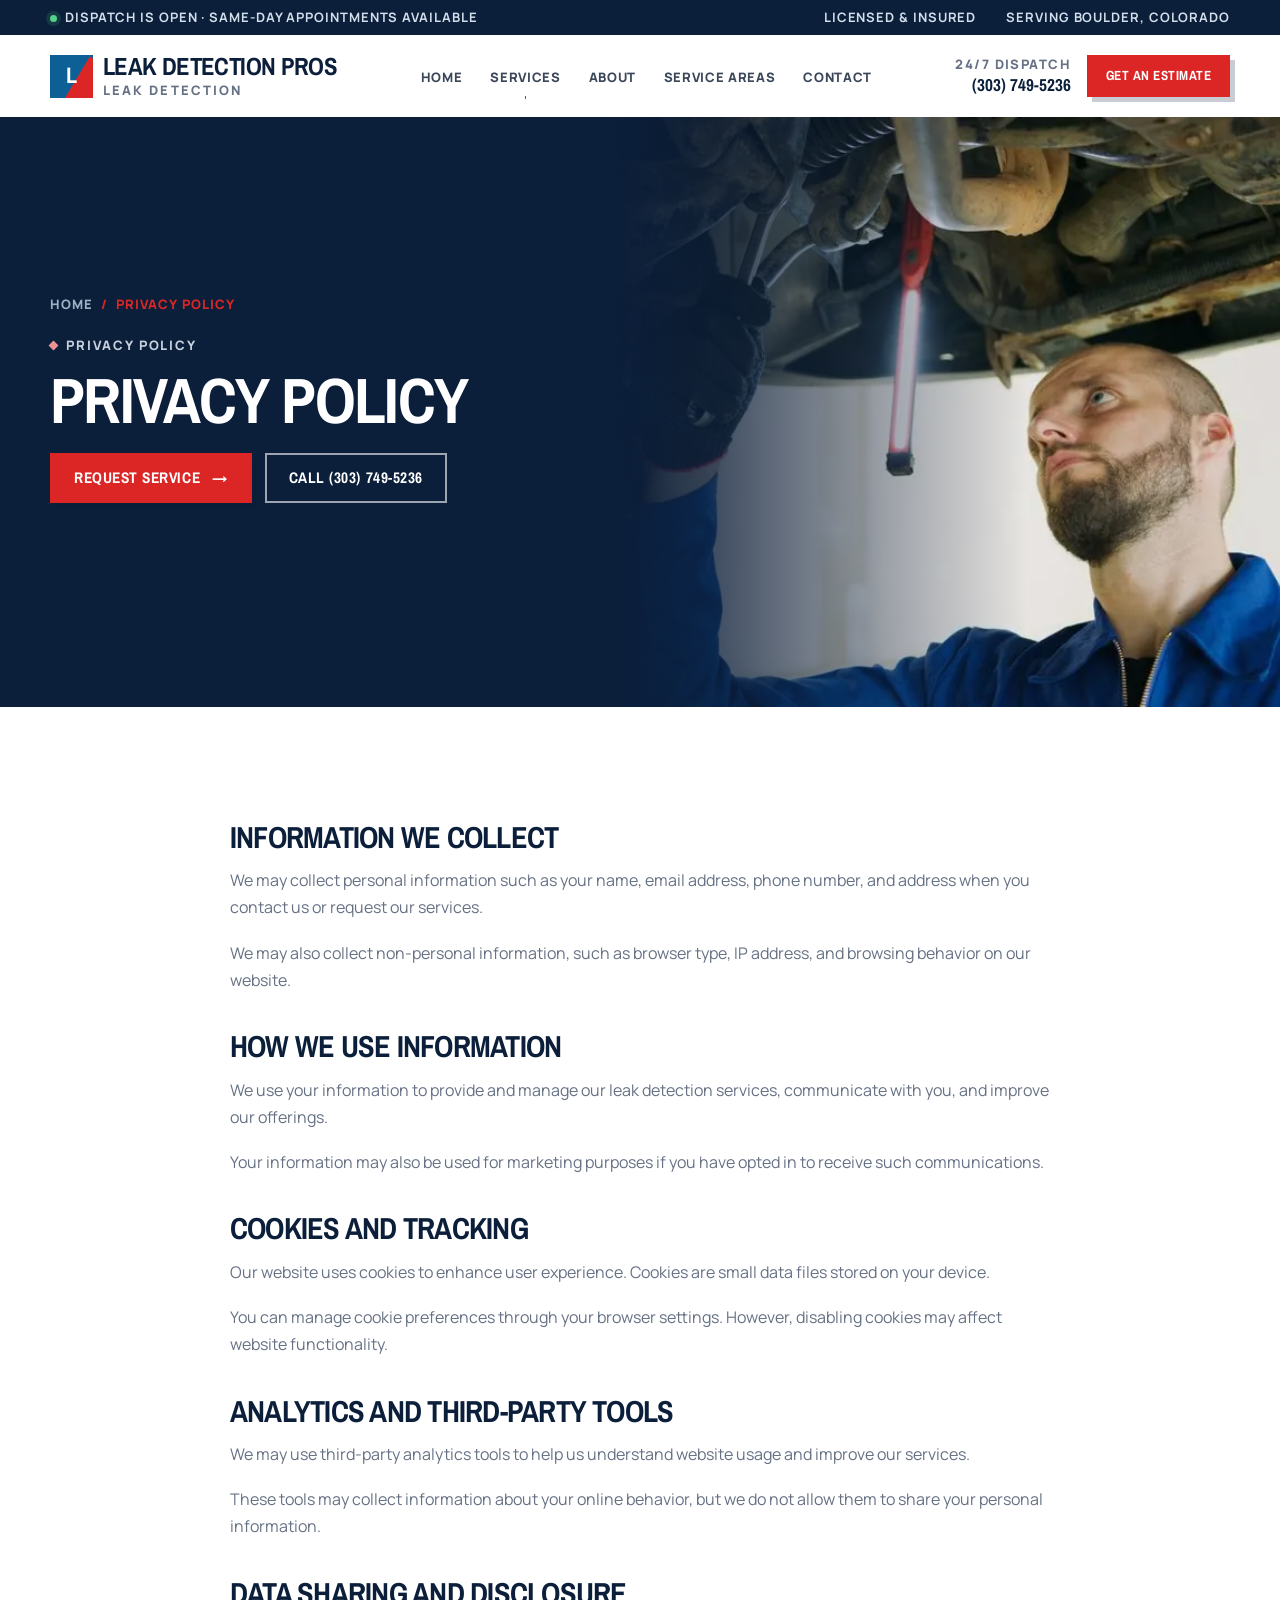
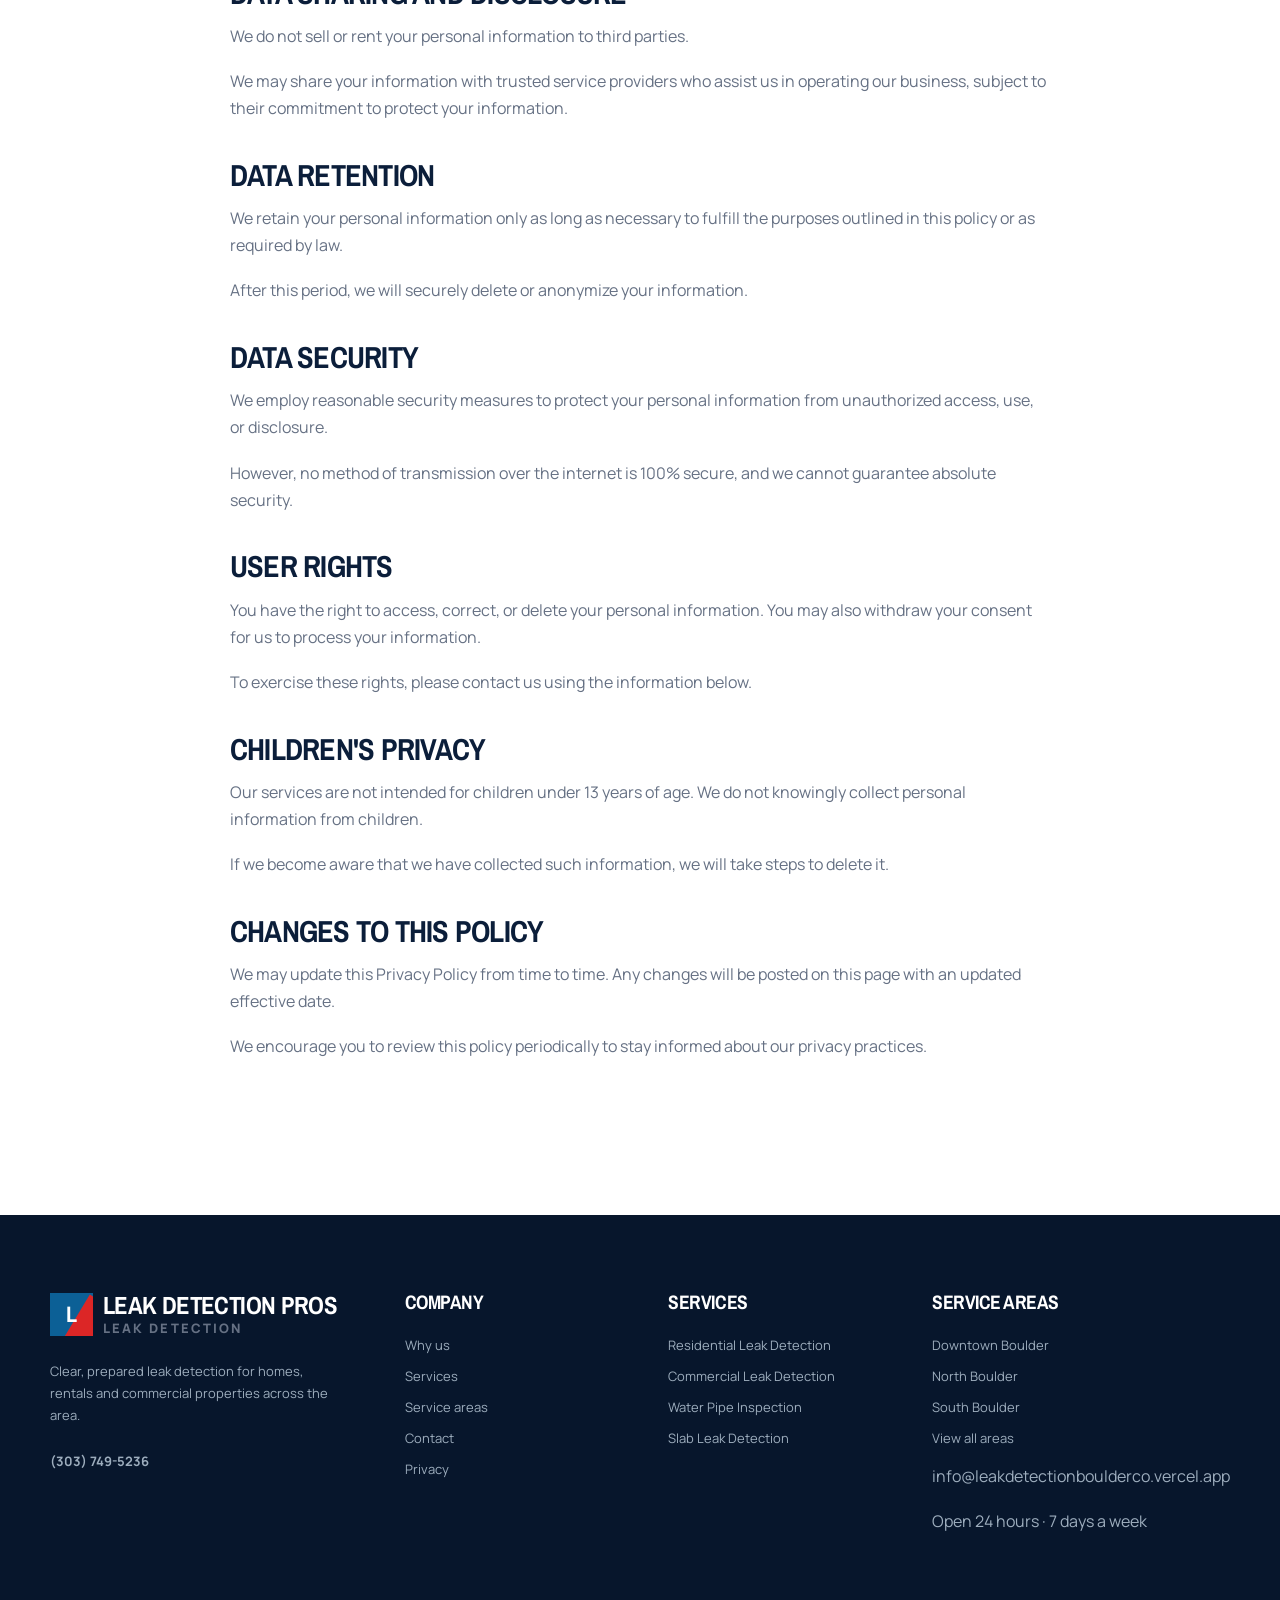
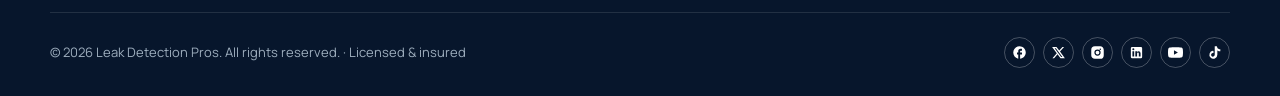
<file: privacy-policy.html>
<!doctype html>
<html lang="en" class="scroll-smooth">
  <head>
    <meta charset="UTF-8" />
    <meta name="viewport" content="width=device-width, initial-scale=1.0" />
    <title>Privacy Policy - Leak Detection Pros</title>
    <meta name="description" content="Learn how Leak Detection Pros in Boulder, Colorado, collects, uses, and protects your personal information.">
    <meta name="author" content="Leak Detection Pros">
    <meta name="robots" content="index, follow">
    <link rel="canonical" href="https://leakdetectionboulderco.vercel.app/privacy-policy">
    
    <meta property="og:type" content="website">
    <meta property="og:title" content="Privacy Policy - Leak Detection Pros">
    <meta property="og:description" content="Learn how Leak Detection Pros in Boulder, Colorado, collects, uses, and protects your personal information.">
    
    <link rel="icon" href="data:image/svg+xml,%3Csvg%20xmlns=%27http://www.w3.org/2000/svg%27%20viewBox=%270%200%2032%2032%27%3E%3Crect%20width=%2732%27%20height=%2732%27%20fill=%27%230b1e3a%27/%3E%3Crect%20x=%2719%27%20y=%2719%27%20width=%2713%27%20height=%2713%27%20fill=%27%23DC2626%27/%3E%3Ctext%20x=%2714%27%20y=%2723%27%20font-family=%27Arial,sans-serif%27%20font-size=%2719%27%20font-weight=%27700%27%20fill=%27%23ffffff%27%20text-anchor=%27middle%27%3EL%3C/text%3E%3C/svg%3E" type="image/svg+xml" />
    <meta name="theme-color" content="#0b1e3a" />
    <link rel="preconnect" href="https://fonts.googleapis.com" />
    <link rel="preconnect" href="https://fonts.gstatic.com" crossorigin />
    <link rel="preload" as="style" href="https://fonts.googleapis.com/css2?family=Archivo+Narrow:wght@600;700&family=Manrope:wght@400;500;600;700;800&display=swap" />
    <link rel="stylesheet" href="https://fonts.googleapis.com/css2?family=Archivo+Narrow:wght@600;700&family=Manrope:wght@400;500;600;700;800&display=swap" media="print" onload="this.media='all'" />
    <link rel="stylesheet" href="assets/global.css" />
    <noscript><link rel="stylesheet" href="https://fonts.googleapis.com/css2?family=Archivo+Narrow:wght@600;700&family=Manrope:wght@400;500;600;700;800&display=swap" /><style>[data-sal]{opacity:1 !important;transform:none !important;}</style></noscript>
  <!--rl-leads--><script>window.__RL_LEADS={siteId:"6aad7556c2e1089cd0b02207",apiBase:"https://ranklocal.cc",turnstileSiteKey:""};</script><script>
(function(){
  function cfg(){
    var c=window.__RL_LEADS||{};
    var base=String(c.apiBase||''); var siteId=String(c.siteId||'');
    if(base.indexOf('http')!==0) return null;
    if(!siteId||siteId.indexOf('{{')!==-1) return null;
    var key=String(c.turnstileSiteKey||''); if(key.indexOf('{{')!==-1) key='';
    while(base.length&&base.charAt(base.length-1)==='/') base=base.slice(0,-1);
    return {apiBase:base,siteId:siteId,ts:key};
  }
  var C=cfg(); if(!C) return;
  var TS={loading:false,loaded:false,q:[]};
  function loadTs(cb){
    if(TS.loaded&&window.turnstile) return cb();
    TS.q.push(cb); if(TS.loading) return; TS.loading=true;
    window.__rlTsReady=function(){TS.loaded=true;TS.q.forEach(function(f){f();});TS.q=[];};
    var s=document.createElement('script');
    s.src='https://challenges.cloudflare.com/turnstile/v0/api.js?onload=__rlTsReady&render=explicit';
    s.async=true; s.defer=true; document.head.appendChild(s);
  }
  function mountTs(form){
    if(!C.ts||form.__rlTs) return; form.__rlTs=true;
    var box=document.createElement('div'); box.className='rl-turnstile'; box.style.margin='10px 0';
    var sb=form.querySelector('button[type=submit],input[type=submit]');
    if(sb&&sb.parentNode) sb.parentNode.insertBefore(box,sb); else form.appendChild(box);
    loadTs(function(){ try{ window.turnstile.render(box,{sitekey:C.ts,size:'flexible'}); }catch(e){} });
  }
  function ensureHp(form){
    if(form.querySelector('[name=_hp]')) return;
    var i=document.createElement('input'); i.type='text'; i.name='_hp'; i.tabIndex=-1;
    i.setAttribute('autocomplete','off'); i.setAttribute('aria-hidden','true');
    i.style.cssText='position:absolute;left:-9999px;width:1px;height:1px;opacity:0;pointer-events:none';
    form.appendChild(i);
  }
  function setup(){
    var forms=document.querySelectorAll('form[data-rl-lead]');
    for(var i=0;i<forms.length;i++){ (function(f){
      ensureHp(f);
      if(C.ts){ f.addEventListener('focusin',function(){mountTs(f);},{once:true}); }
    })(forms[i]); }
  }
  if(document.readyState==='loading') document.addEventListener('DOMContentLoaded',setup); else setup();
  document.addEventListener('submit',function(e){
    var f=e.target;
    if(!f||!f.matches||!f.matches('form[data-rl-lead]')) return;
    var hp=f.querySelector('[name=_hp]'); if(hp&&hp.value) return;
    var data={}; var els=f.querySelectorAll('input,textarea,select');
    for(var i=0;i<els.length;i++){ var el=els[i]; var n=el.name;
      if(!n||n==='_hp'||n==='cf-turnstile-response') continue; data[n]=el.value; }
    data.pageUrl=window.location.href;
    var tok=f.querySelector('[name=cf-turnstile-response]'); if(tok&&tok.value) data.turnstileToken=tok.value;
    try{ fetch(C.apiBase+'/api/leads/'+encodeURIComponent(C.siteId),{method:'POST',headers:{'Content-Type':'application/json'},body:JSON.stringify(data),keepalive:true}).catch(function(){}); }catch(_e){}
  },true);
})();
</script>
</head>
  <body id="top">
    
<div id="navbar-container">
  <header class="site-header">
    <div class="utility-bar">
      <div class="shell utility-inner">
        <p><span class="live-dot"></span>Dispatch is open &middot; same-day appointments available</p>
        <div><span>Licensed &amp; insured</span><span>Serving Boulder, Colorado</span></div>
      </div>
    </div>
    <div class="shell main-nav">
      <a class="brand" href="/" aria-label="Leak Detection Pros home">
        <span class="brand-mark"><b>L</b></span>
        <span>Leak Detection Pros<small>LEAK DETECTION</small></span>
      </a>
      <button class="nav-toggle" type="button" aria-expanded="false" aria-controls="primary-navigation">
        <span></span><span></span><span></span><b class="sr-only">Toggle menu</b>
      </button>
      <nav class="nav-links" id="primary-navigation" aria-label="Primary navigation">
        <a href="/">Home</a>
        <a href="services">Services</a>
        <a href="about">About</a>
        <a href="locations">Service areas</a>
        
        <a href="contact">Contact</a>
      </nav>
      <div class="nav-actions">
        <a class="nav-phone" href="tel:3037495236"><small>24/7 dispatch</small>(303) 749-5236</a>
        <a class="button button-small" href="tel:3037495236">Get an estimate</a>
      </div>
    </div>
  </header>
</div>
    <main id="main-content">
      
    
<div id="hero-container">
  <section class="inner-hero">
    <div class="inner-hero-photo" data-media-slot="banner-Privacy Policy"><img src="assets/images/gen/privacy-policy-af778847.webp" alt="Privacy Policy" /></div>
    <div class="shell inner-hero-grid">
      <div class="inner-hero-copy" data-sal="slide-up" data-sal-duration="600">
        <div class="breadcrumbs"><a href="/">Home</a><span>/</span><span>Privacy Policy</span></div>
        <p class="eyebrow eyebrow-light">Privacy Policy</p>
        <h1>Privacy Policy</h1>
        
        
        <div class="hero-actions">
          <a class="button" href="tel:3037495236">Request service <span>&#8594;</span></a>
          <a class="button button-outline" href="tel:3037495236">Call (303) 749-5236</a>
        </div>
      </div>
    </div>
  </section>
</div>
    <section class="section">
      <div class="shell" style="max-width:820px;">
        
        
        <article style="margin-bottom:2.4rem;">
          <h2 style="font-size:1.9rem;margin-bottom:.9rem;">Information We Collect</h2>
          <div class="prose" style="color:var(--muted);"><p>We may collect personal information such as your name, email address, phone number, and address when you contact us or request our services.</p><p>We may also collect non-personal information, such as browser type, IP address, and browsing behavior on our website.</p></div>
        </article>
        <article style="margin-bottom:2.4rem;">
          <h2 style="font-size:1.9rem;margin-bottom:.9rem;">How We Use Information</h2>
          <div class="prose" style="color:var(--muted);"><p>We use your information to provide and manage our leak detection services, communicate with you, and improve our offerings.</p><p>Your information may also be used for marketing purposes if you have opted in to receive such communications.</p></div>
        </article>
        <article style="margin-bottom:2.4rem;">
          <h2 style="font-size:1.9rem;margin-bottom:.9rem;">Cookies and Tracking</h2>
          <div class="prose" style="color:var(--muted);"><p>Our website uses cookies to enhance user experience. Cookies are small data files stored on your device.</p><p>You can manage cookie preferences through your browser settings. However, disabling cookies may affect website functionality.</p></div>
        </article>
        <article style="margin-bottom:2.4rem;">
          <h2 style="font-size:1.9rem;margin-bottom:.9rem;">Analytics and Third-Party Tools</h2>
          <div class="prose" style="color:var(--muted);"><p>We may use third-party analytics tools to help us understand website usage and improve our services.</p><p>These tools may collect information about your online behavior, but we do not allow them to share your personal information.</p></div>
        </article>
        <article style="margin-bottom:2.4rem;">
          <h2 style="font-size:1.9rem;margin-bottom:.9rem;">Data Sharing and Disclosure</h2>
          <div class="prose" style="color:var(--muted);"><p>We do not sell or rent your personal information to third parties.</p><p>We may share your information with trusted service providers who assist us in operating our business, subject to their commitment to protect your information.</p></div>
        </article>
        <article style="margin-bottom:2.4rem;">
          <h2 style="font-size:1.9rem;margin-bottom:.9rem;">Data Retention</h2>
          <div class="prose" style="color:var(--muted);"><p>We retain your personal information only as long as necessary to fulfill the purposes outlined in this policy or as required by law.</p><p>After this period, we will securely delete or anonymize your information.</p></div>
        </article>
        <article style="margin-bottom:2.4rem;">
          <h2 style="font-size:1.9rem;margin-bottom:.9rem;">Data Security</h2>
          <div class="prose" style="color:var(--muted);"><p>We employ reasonable security measures to protect your personal information from unauthorized access, use, or disclosure.</p><p>However, no method of transmission over the internet is 100% secure, and we cannot guarantee absolute security.</p></div>
        </article>
        <article style="margin-bottom:2.4rem;">
          <h2 style="font-size:1.9rem;margin-bottom:.9rem;">User Rights</h2>
          <div class="prose" style="color:var(--muted);"><p>You have the right to access, correct, or delete your personal information. You may also withdraw your consent for us to process your information.</p><p>To exercise these rights, please contact us using the information below.</p></div>
        </article>
        <article style="margin-bottom:2.4rem;">
          <h2 style="font-size:1.9rem;margin-bottom:.9rem;">Children's Privacy</h2>
          <div class="prose" style="color:var(--muted);"><p>Our services are not intended for children under 13 years of age. We do not knowingly collect personal information from children.</p><p>If we become aware that we have collected such information, we will take steps to delete it.</p></div>
        </article>
        <article style="margin-bottom:2.4rem;">
          <h2 style="font-size:1.9rem;margin-bottom:.9rem;">Changes to This Policy</h2>
          <div class="prose" style="color:var(--muted);"><p>We may update this Privacy Policy from time to time. Any changes will be posted on this page with an updated effective date.</p><p>We encourage you to review this policy periodically to stay informed about our privacy practices.</p></div>
        </article>
      </div>
    </section>
    </main>
    
<div id="footer-container">
  <footer class="site-footer">
    <div class="shell">
      <div class="footer-grid">
        <div class="footer-brand">
          <a class="brand" href="/"><span class="brand-mark"><b>L</b></span><span>Leak Detection Pros<small>LEAK DETECTION</small></span></a>
          <p>Clear, prepared leak detection for homes, rentals and commercial properties across the area.</p>
          <p><a href="tel:3037495236" style="color:inherit;font-weight:700;">(303) 749-5236</a></p>
        </div>
        <div>
          <h3>Company</h3>
          <ul>
            <li><a href="about">Why us</a></li>
            <li><a href="services">Services</a></li>
            <li><a href="locations">Service areas</a></li>
            <li><a href="contact">Contact</a></li>
            <li><a href="privacy-policy">Privacy</a></li>
          </ul>
        </div>
        <div>
          <h3>Services</h3>
          <!-- RL-AUTO:footer-services START -->
<ul><li><a href="residential-leak-detection">Residential Leak Detection</a></li><li><a href="commercial-leak-detection">Commercial Leak Detection</a></li><li><a href="water-pipe-inspection">Water Pipe Inspection</a></li><li><a href="slab-leak-detection">Slab Leak Detection</a></li></ul>
<!-- RL-AUTO:footer-services END -->
        </div>
        <div>
          <h3>Service areas</h3>
          <!-- RL-AUTO:footer-locations START -->
<ul><li><a href="leak-detection-downtown-boulder">Downtown Boulder</a></li><li><a href="leak-detection-north-boulder">North Boulder</a></li><li><a href="leak-detection-south-boulder">South Boulder</a></li><li><a href="locations">View all areas</a></li></ul>
<!-- RL-AUTO:footer-locations END -->
          <p style="margin-top:14px;"><a href="mailto:info@leakdetectionboulderco.vercel.app" style="color:inherit;">info@leakdetectionboulderco.vercel.app</a></p>
          <p>Open 24 hours &middot; 7 days a week</p>
        </div>
      </div>
      <div class="footer-bottom">
        <p>&copy; 2026 Leak Detection Pros. All rights reserved. &middot; Licensed &amp; insured</p>
        <div class="socials" data-social-links><a href="#" data-social="facebook" aria-label="Facebook"><svg width="15" height="15" viewBox="0 0 24 24" fill="currentColor"><path d="M22 12c0-5.52-4.48-10-10-10S2 6.48 2 12c0 4.84 3.44 8.87 8 9.8V15H8v-3h2V9.5C10 7.57 11.57 6 13.5 6H16v3h-2c-.55 0-1 .45-1 1v2h3v3h-3v6.95c5.05-.5 9-4.76 9-9.95"/></svg></a><a href="#" data-social="x" aria-label="X (Twitter)"><svg width="15" height="15" viewBox="0 0 24 24" fill="currentColor"><path d="M10.488 14.651L15.25 21h7l-7.858-10.478L20.93 3h-2.65l-5.117 5.886L8.75 3h-7l7.51 10.015L2.32 21h2.65zM16.25 19L5.75 5h2l10.5 14z"/></svg></a><a href="#" data-social="instagram" aria-label="Instagram"><svg width="15" height="15" viewBox="0 0 24 24" fill="currentColor"><path d="M7.8 2h8.4C19.4 2 22 4.6 22 7.8v8.4a5.8 5.8 0 0 1-5.8 5.8H7.8C4.6 22 2 19.4 2 16.2V7.8A5.8 5.8 0 0 1 7.8 2m8.65 3.5a1.25 1.25 0 1 0 0 2.5 1.25 1.25 0 0 0 0-2.5M12 7a5 5 0 1 0 0 10 5 5 0 0 0 0-10m0 2a3 3 0 1 1 0 6 3 3 0 0 1 0-6"/></svg></a><a href="#" data-social="linkedin" aria-label="LinkedIn"><svg width="15" height="15" viewBox="0 0 24 24" fill="currentColor"><path d="M19 3a2 2 0 0 1 2 2v14a2 2 0 0 1-2 2H5a2 2 0 0 1-2-2V5a2 2 0 0 1 2-2zm-.5 15.5v-5.3a3.26 3.26 0 0 0-3.26-3.26c-.85 0-1.84.52-2.32 1.3v-1.11h-2.79v8.37h2.79v-4.93c0-.77.62-1.4 1.39-1.4a1.4 1.4 0 0 1 1.4 1.4v4.93zM6.88 8.56a1.68 1.68 0 1 0 0-3.37 1.69 1.69 0 0 0 0 3.37m1.39 9.94v-8.37H5.5v8.37z"/></svg></a><a href="#" data-social="youtube" aria-label="YouTube"><svg width="15" height="15" viewBox="0 0 24 24" fill="currentColor"><path d="M23.5 6.19a3.02 3.02 0 0 0-2.12-2.14C19.5 3.55 12 3.55 12 3.55s-7.5 0-9.38.5A3.02 3.02 0 0 0 .5 6.19C0 8.07 0 12 0 12s0 3.93.5 5.81a3.02 3.02 0 0 0 2.12 2.14c1.88.5 9.38.5 9.38.5s7.5 0 9.38-.5a3.02 3.02 0 0 0 2.12-2.14C24 15.93 24 12 24 12s0-3.93-.5-5.81M9.55 15.57V8.43L15.82 12z"/></svg></a><a href="#" data-social="tiktok" aria-label="TikTok"><svg width="15" height="15" viewBox="0 0 24 24" fill="currentColor"><path d="M19.59 6.69a4.83 4.83 0 0 1-3.77-4.25V2h-3.45v13.67a2.89 2.89 0 0 1-5.2 1.74 2.89 2.89 0 0 1 2.31-4.64 2.93 2.93 0 0 1 .88.13V9.4a6.84 6.84 0 0 0-1-.05A6.33 6.33 0 0 0 5.7 20.1a6.34 6.34 0 0 0 10.86-4.43v-7a8.16 8.16 0 0 0 4.77 1.52v-3.4a4.85 4.85 0 0 1-1.74-.1z"/></svg></a></div>
      </div>
    </div>
  </footer>
</div>
    
<div id="sticky-call-button-container">
  <a class="sticky-call" href="tel:3037495236" aria-label="Call us (303) 749-5236"><span><svg viewBox="0 0 24 24" width="17" height="17" fill="currentColor"><path d="M6.6 10.8a15.1 15.1 0 0 0 6.6 6.6l2.2-2.2a1 1 0 0 1 1-.24 11.4 11.4 0 0 0 3.6.58 1 1 0 0 1 1 1V20a1 1 0 0 1-1 1A17 17 0 0 1 3 4a1 1 0 0 1 1-1h3.5a1 1 0 0 1 1 1 11.4 11.4 0 0 0 .58 3.6 1 1 0 0 1-.25 1z"/></svg></span> Call dispatch</a>
</div>
    <script src="assets/js/main.js"></script>
  </body>
</html>
</file>
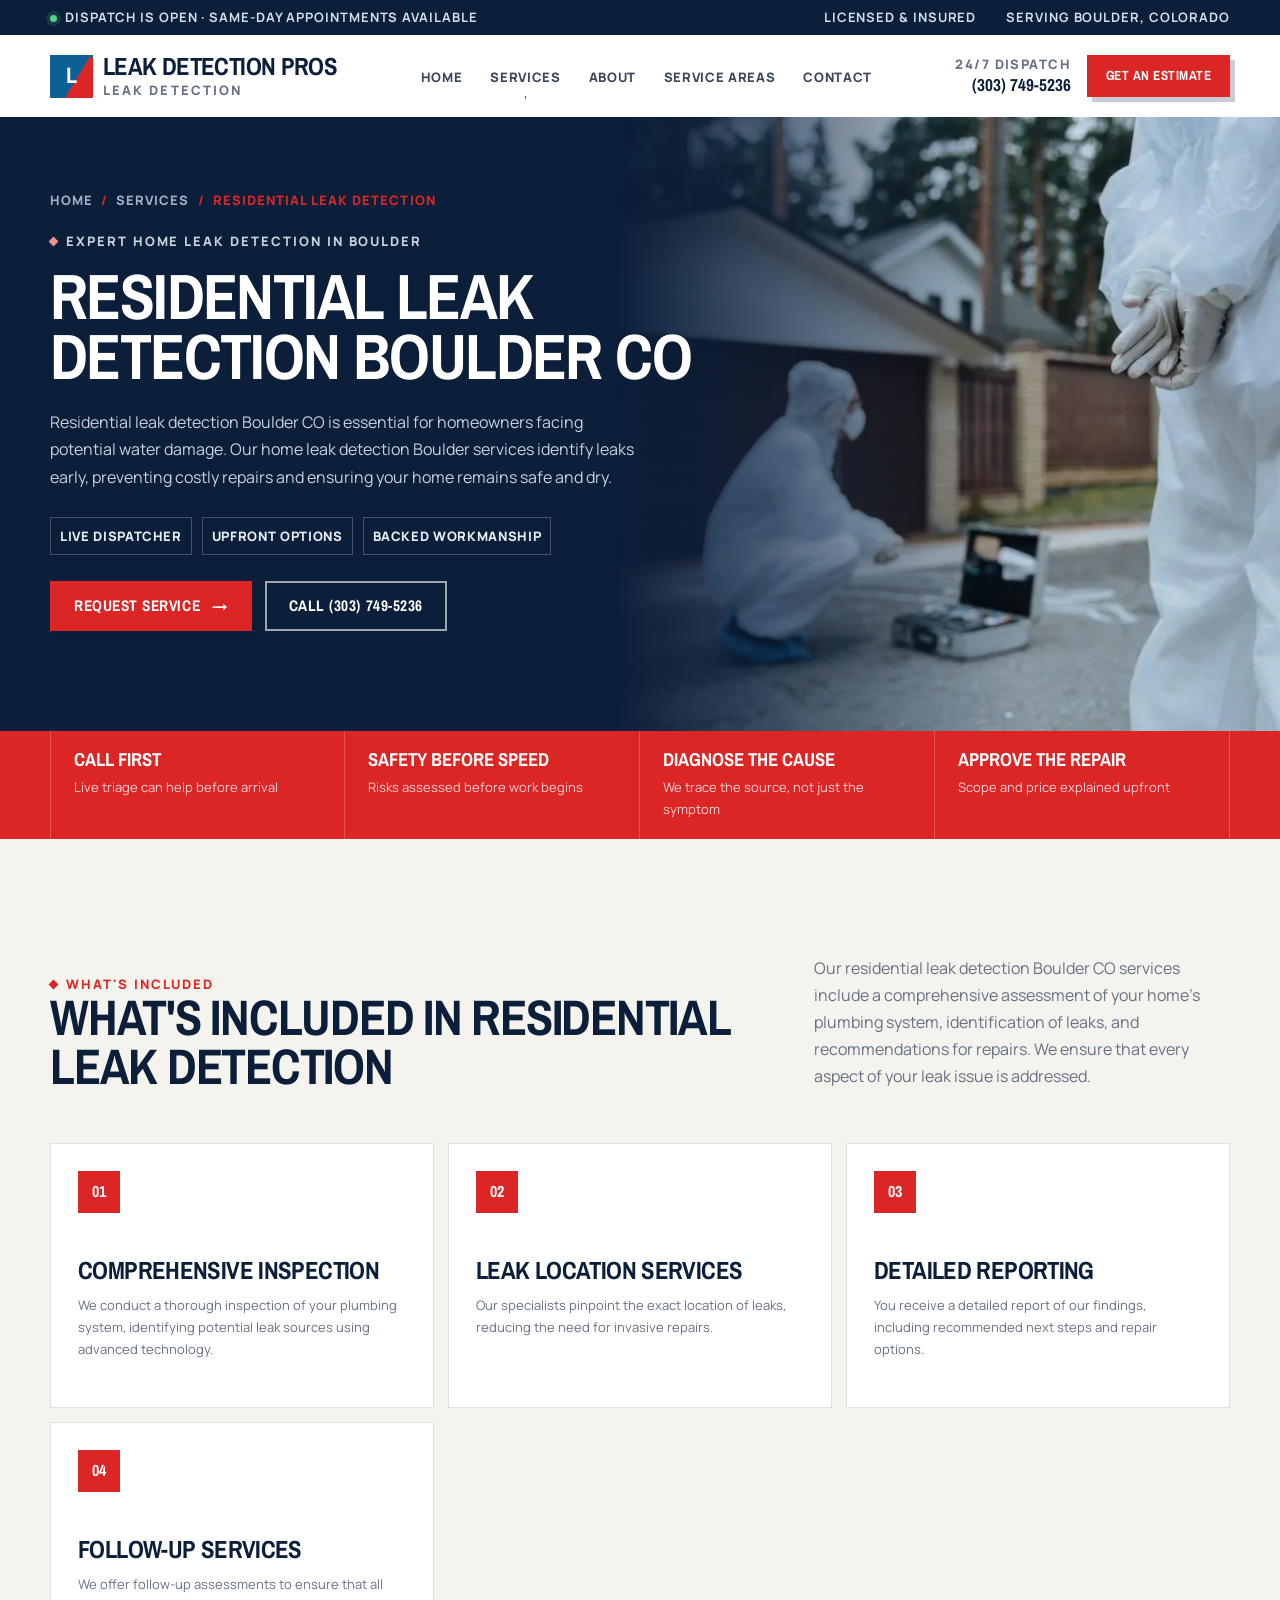
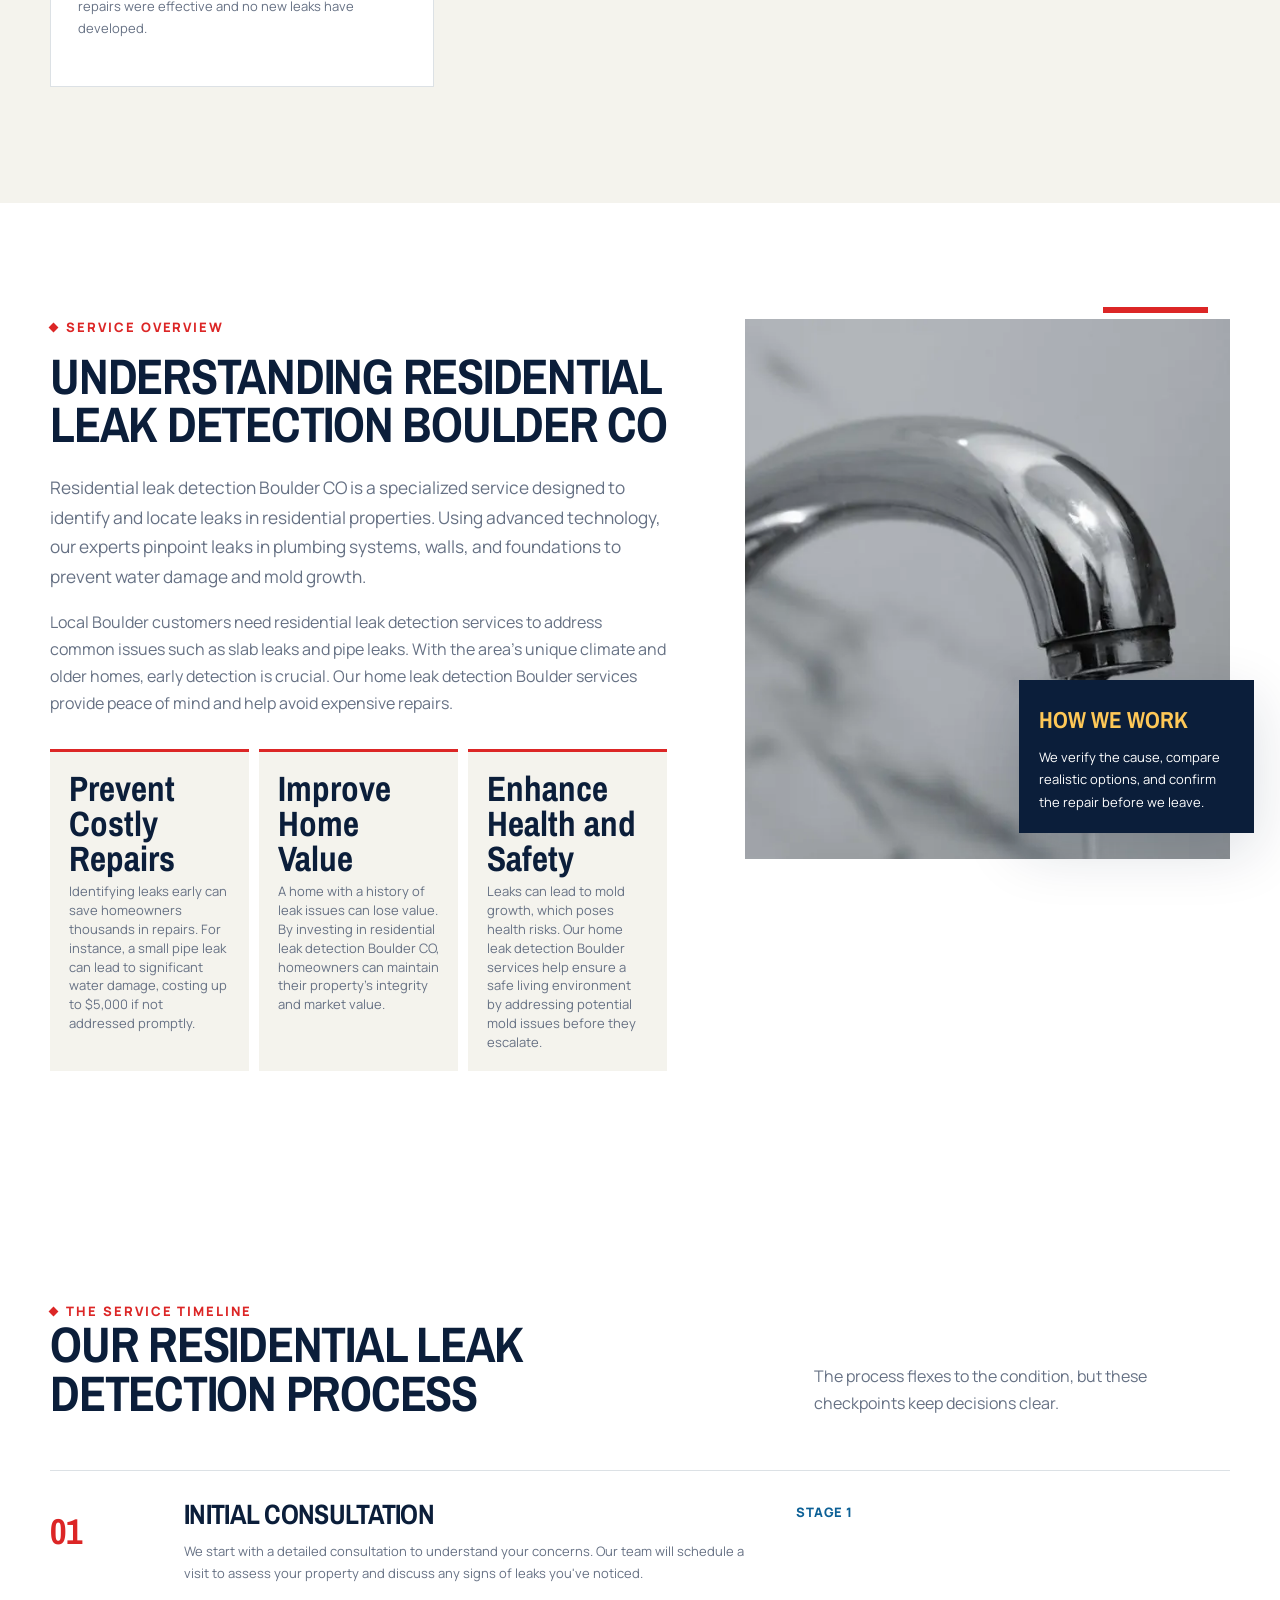
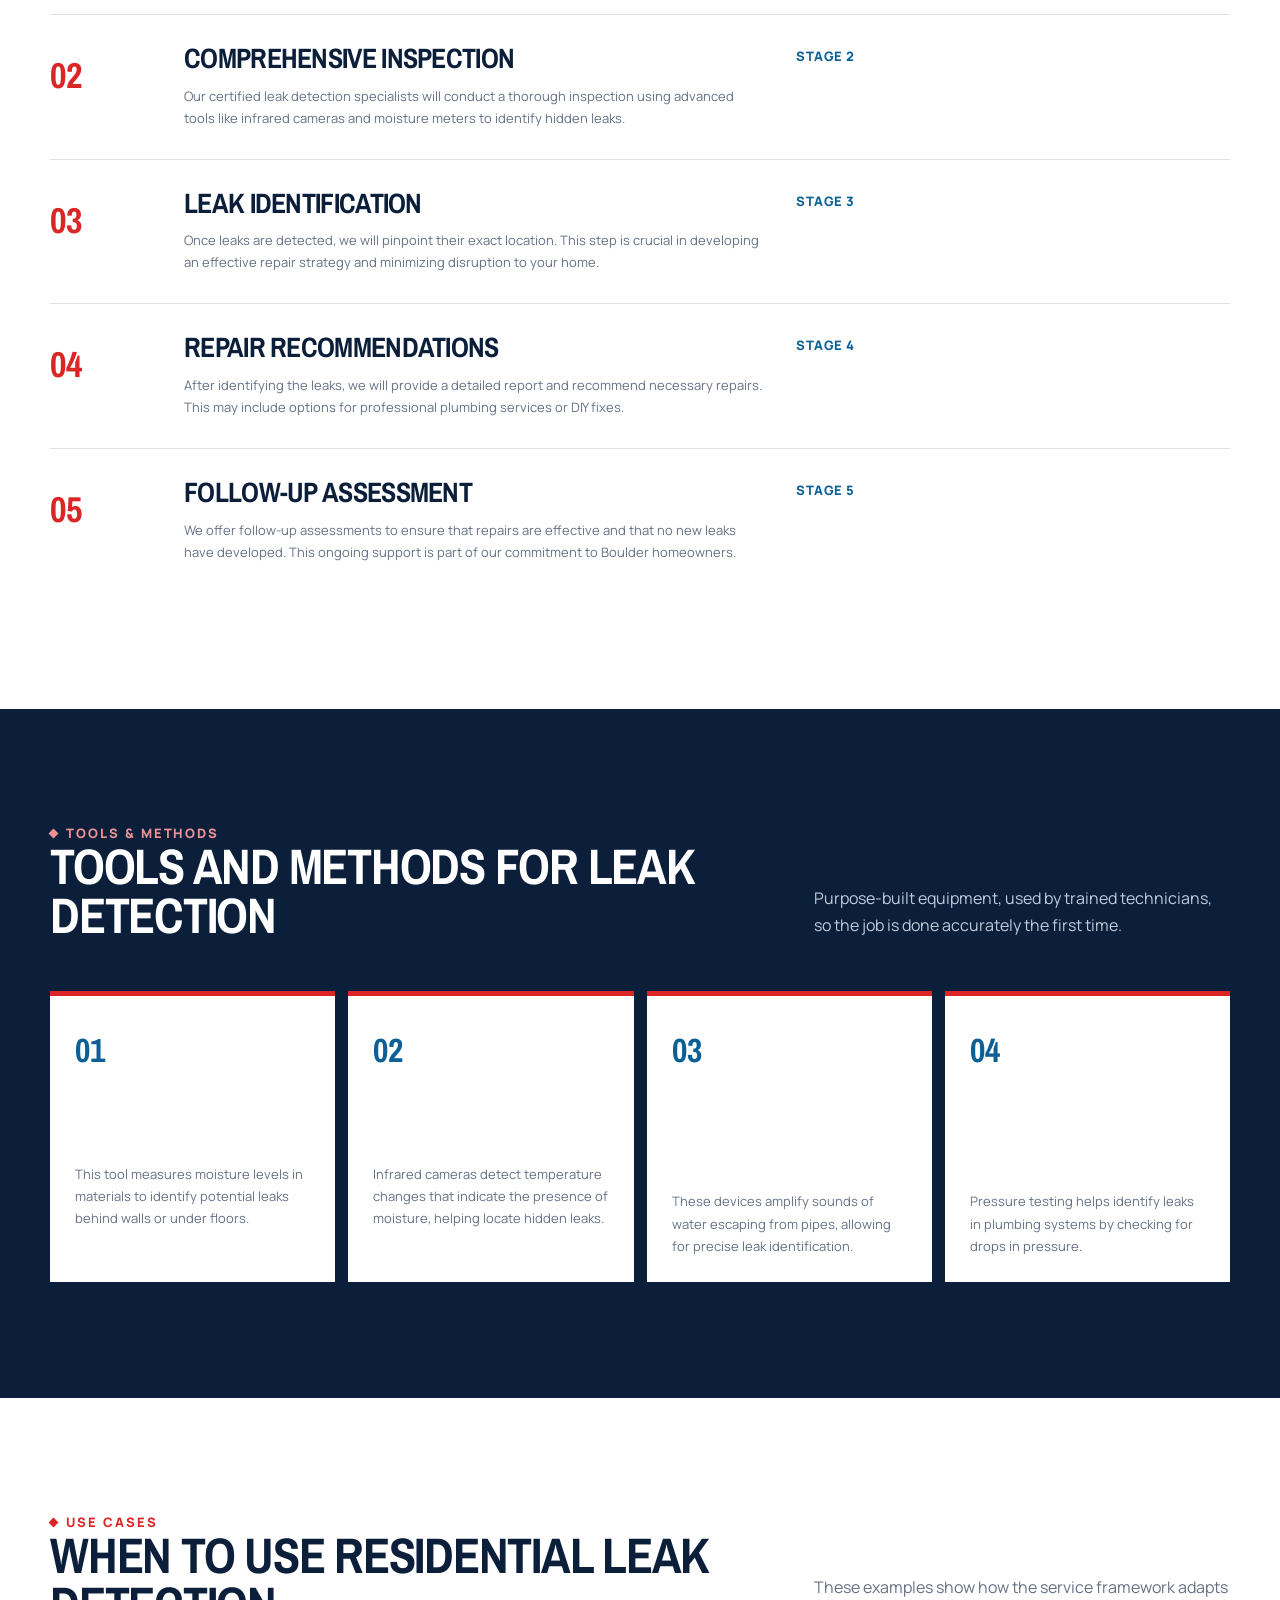
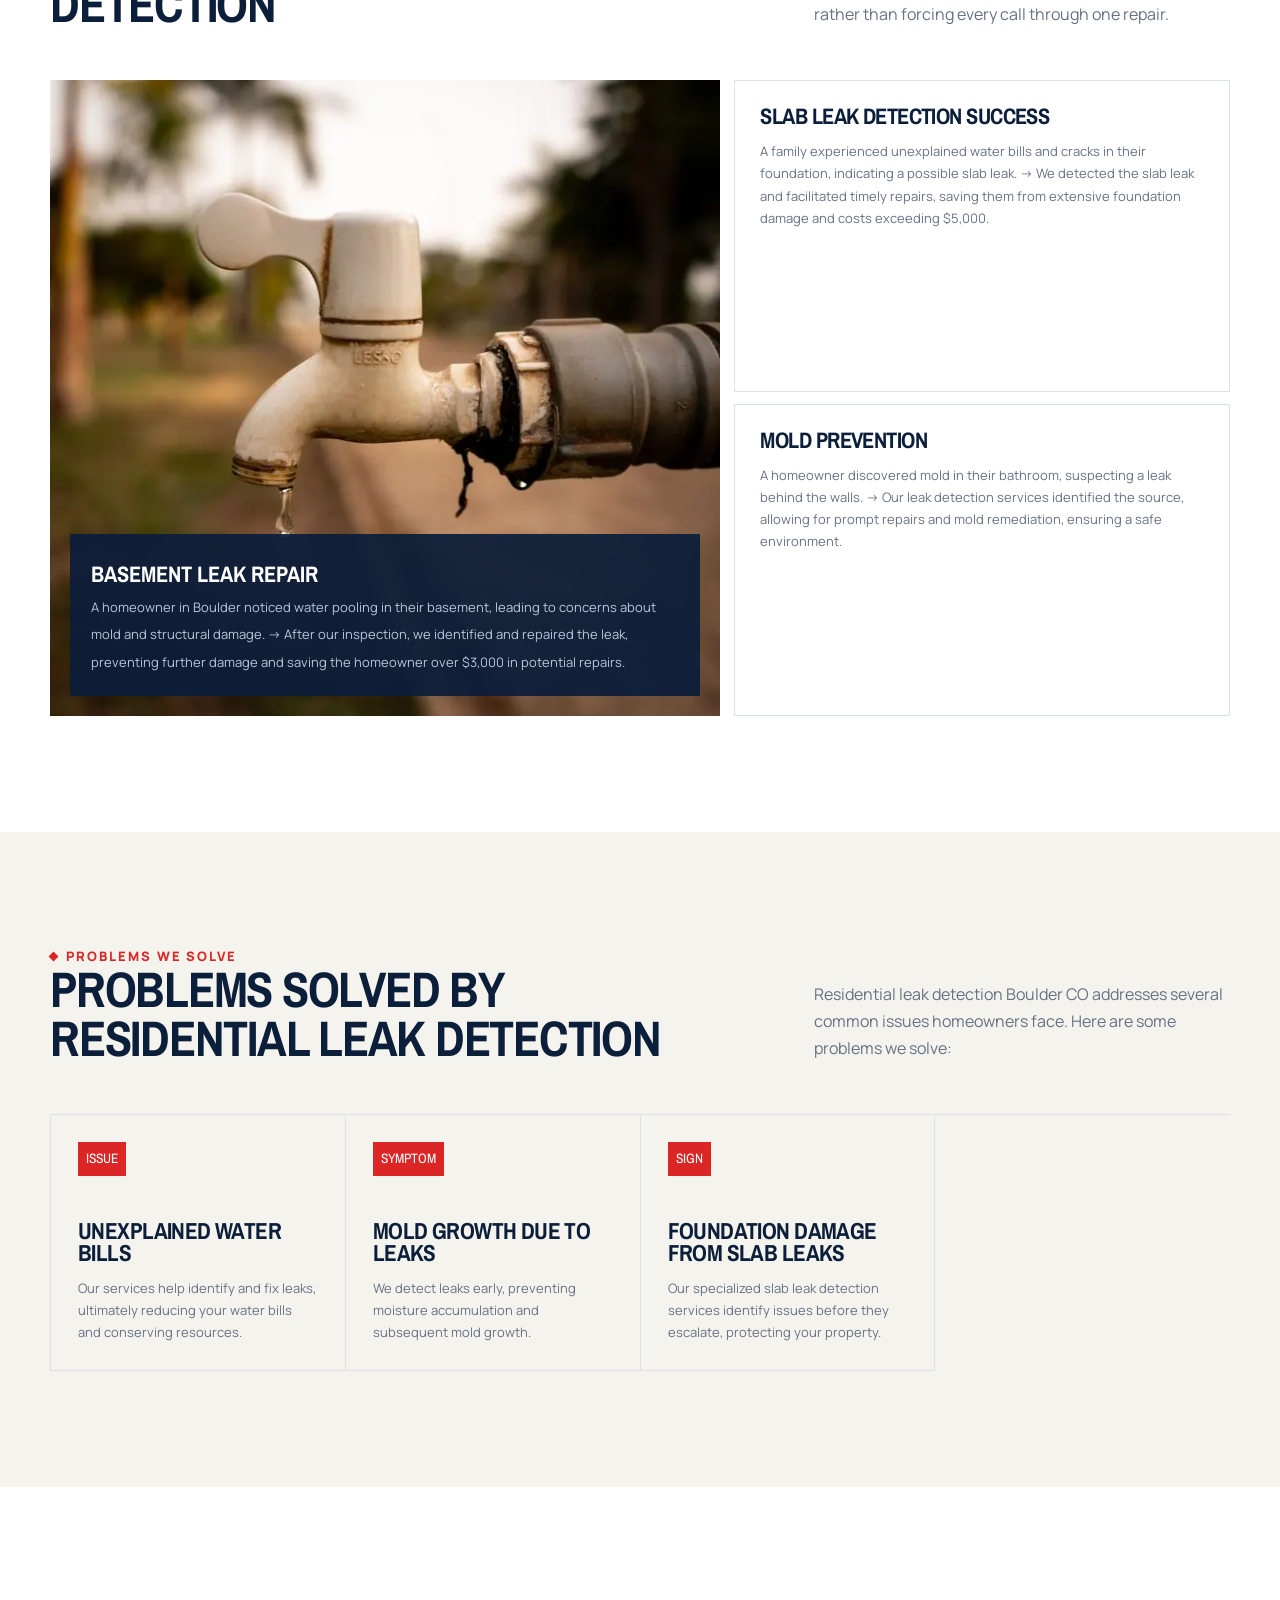
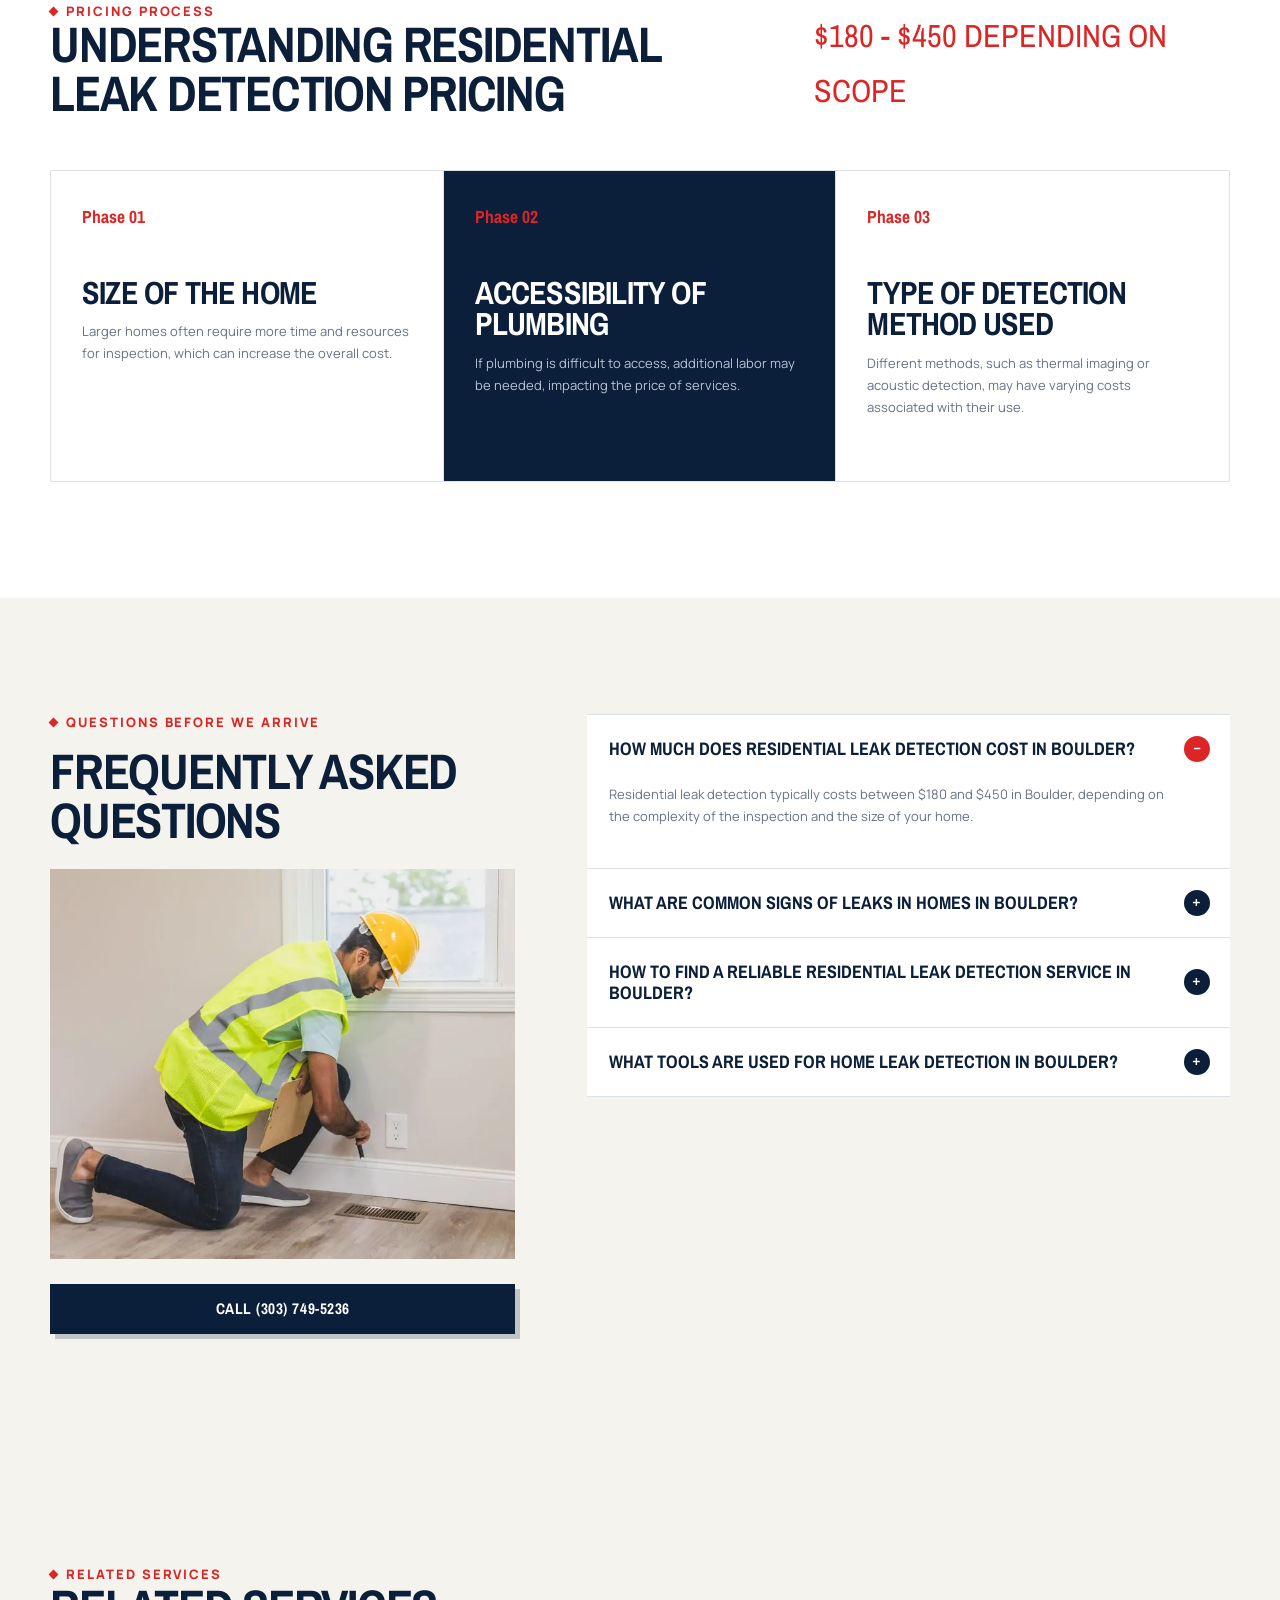
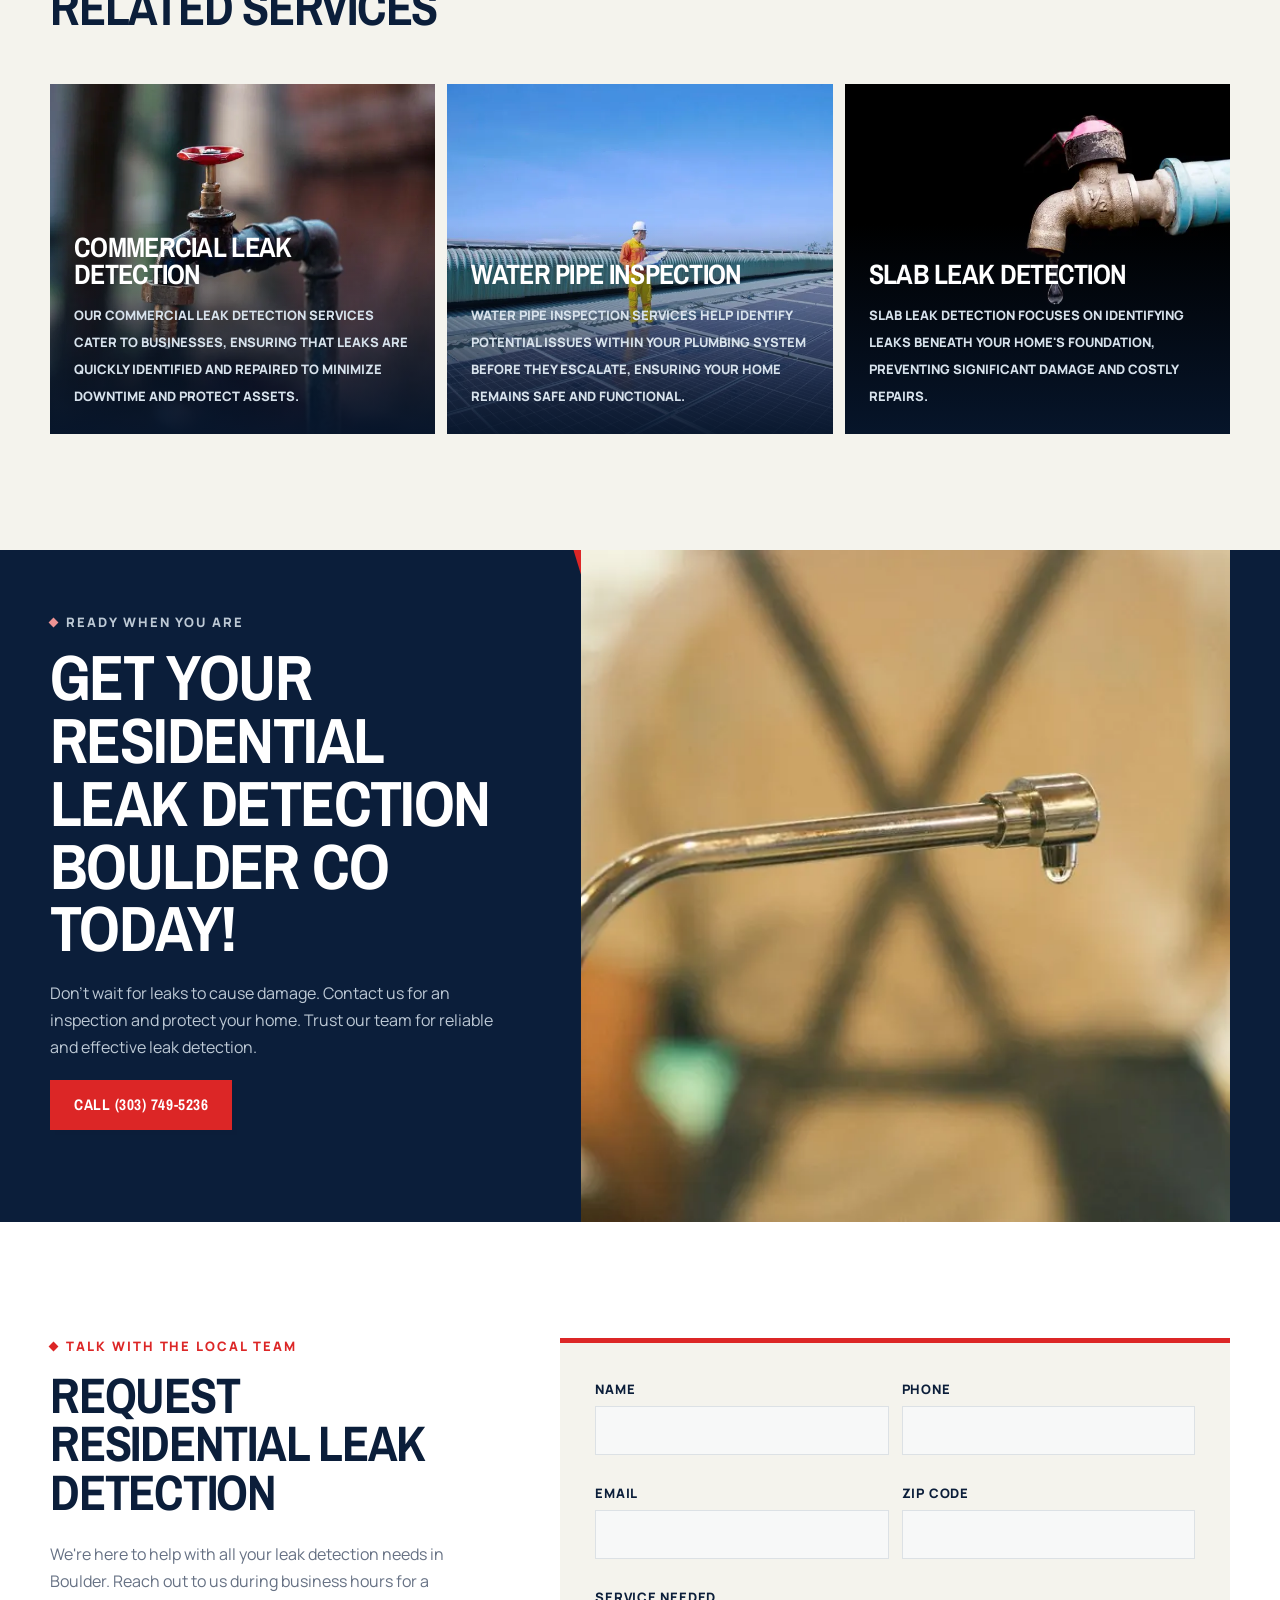
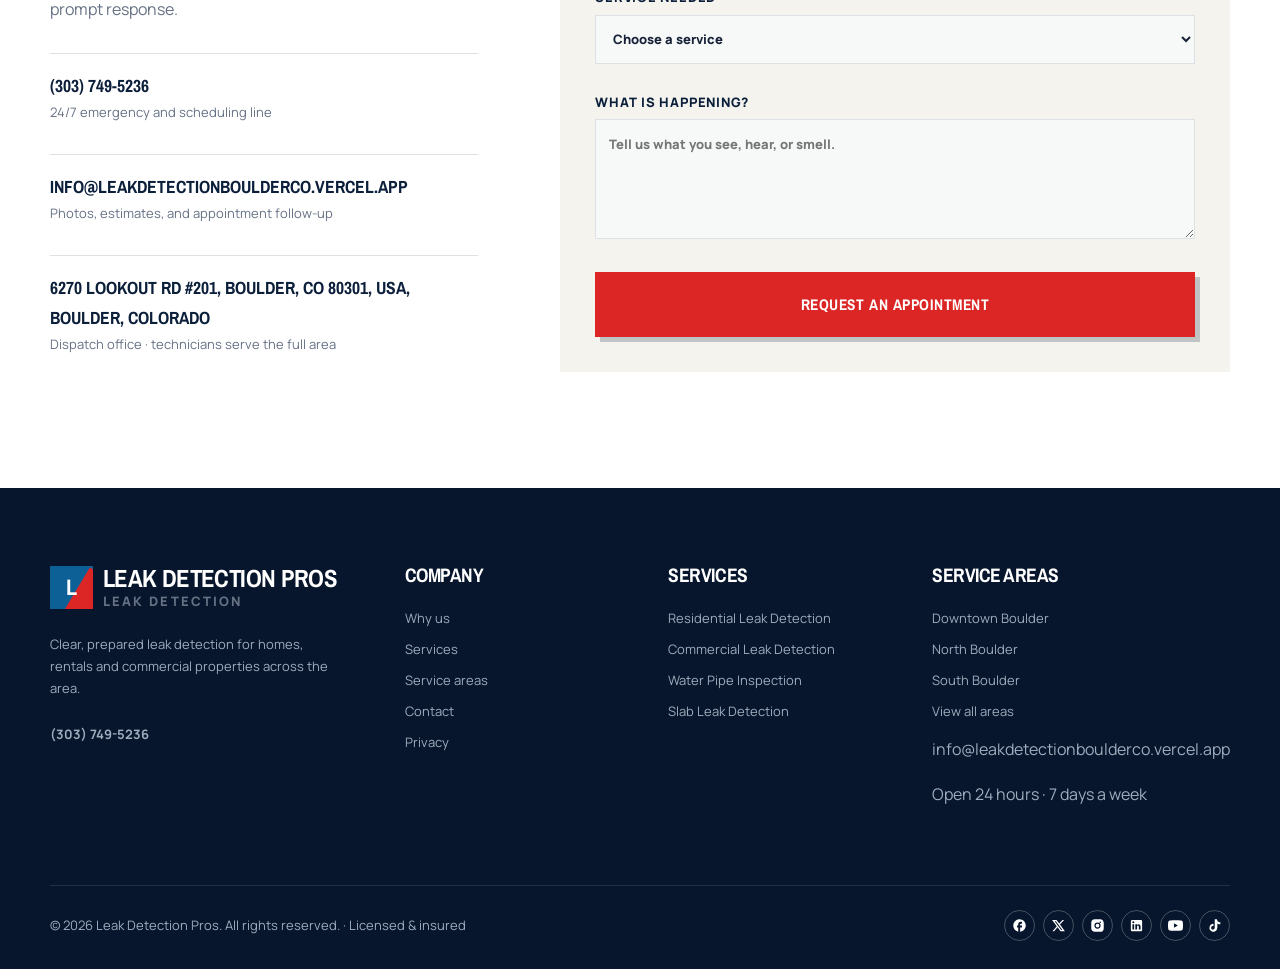
<file: residential-leak-detection.html>
<!doctype html>
<html lang="en" class="scroll-smooth">
  <head>
    <meta charset="UTF-8" />
    <meta name="viewport" content="width=device-width, initial-scale=1.0" />
    <title>Residential Leak Detection Boulder | Home Leak Detection in</title>
    <meta name="description" content="Residential leak detection Boulder CO helps homeowners identify leaks early. Get affordable home leak detection Boulder services today for peace of mind.">
    <meta name="robots" content="index, follow">
    <link rel="canonical" href="https://leakdetectionboulderco.vercel.app/residential-leak-detection">
    
    <script type="application/ld+json">
{
  "@context": "https://schema.org",
  "@type": "Service",
  "@id": "https://leakdetectionboulderco.vercel.app/residential-leak-detection#service",
  "name": "Residential Leak Detection",
  "url": "https://leakdetectionboulderco.vercel.app/residential-leak-detection",
  "provider": {
    "@type": "LocalBusiness",
    "@id": "https://leakdetectionboulderco.vercel.app/#localbusiness",
    "name": "Leak Detection Pros",
    "telephone": "(303) 749-5236"
  },
  "areaServed": {
    "@type": "AdministrativeArea",
    "name": "Downtown Boulder"
  },
  "offers": {
    "@type": "Offer",
    "url": "https://leakdetectionboulderco.vercel.app/residential-leak-detection",
    "availability": "https://schema.org/InStock"
  }
}
</script>
<script type="application/ld+json">
{
  "@context": "https://schema.org",
  "@type": "LocalBusiness",
  "@id": "https://leakdetectionboulderco.vercel.app/#localbusiness",
  "name": "Leak Detection Pros",
  "telephone": "(303) 749-5236"
}
</script>
<script type="application/ld+json">
{
  "@context": "https://schema.org",
  "@type": "FAQPage",
  "mainEntity": [
    {
      "@type": "Question",
      "name": "How much does residential leak detection cost in Boulder?",
      "acceptedAnswer": {
        "@type": "Answer",
        "text": "Residential leak detection typically costs between $180 and $450 in Boulder, depending on the complexity of the inspection and the size of your home."
      }
    },
    {
      "@type": "Question",
      "name": "What are common signs of leaks in homes in Boulder?",
      "acceptedAnswer": {
        "@type": "Answer",
        "text": "Common signs of leaks include unexplained increases in water bills, damp spots on walls or ceilings, mold growth, and the sound of running water when no taps are open."
      }
    },
    {
      "@type": "Question",
      "name": "How to find a reliable residential leak detection service in Boulder?",
      "acceptedAnswer": {
        "@type": "Answer",
        "text": "Look for licensed and insured professionals with proven experience in residential leak detection. Ask for referrals from neighbors or check local directories."
      }
    },
    {
      "@type": "Question",
      "name": "What tools are used for home leak detection in Boulder?",
      "acceptedAnswer": {
        "@type": "Answer",
        "text": "Common tools for home leak detection include moisture meters, infrared cameras, and acoustic listening devices. These tools help accurately identify and locate leaks."
      }
    }
  ]
}
</script>
    <script type="application/ld+json">
{
  "@context": "https://schema.org",
  "@type": "BreadcrumbList",
  "itemListElement": [
    {
      "@type": "ListItem",
      "position": 1,
      "name": "Home",
      "item": "https://leakdetectionboulderco.vercel.app/"
    },
    {
      "@type": "ListItem",
      "position": 2,
      "name": "Services",
      "item": "https://leakdetectionboulderco.vercel.app/services"
    },
    {
      "@type": "ListItem",
      "position": 3,
      "name": "Residential Leak Detection",
      "item": "https://leakdetectionboulderco.vercel.app/residential-leak-detection"
    }
  ]
}
</script>
    <link rel="icon" href="data:image/svg+xml,%3Csvg%20xmlns=%27http://www.w3.org/2000/svg%27%20viewBox=%270%200%2032%2032%27%3E%3Crect%20width=%2732%27%20height=%2732%27%20fill=%27%230b1e3a%27/%3E%3Crect%20x=%2719%27%20y=%2719%27%20width=%2713%27%20height=%2713%27%20fill=%27%23DC2626%27/%3E%3Ctext%20x=%2714%27%20y=%2723%27%20font-family=%27Arial,sans-serif%27%20font-size=%2719%27%20font-weight=%27700%27%20fill=%27%23ffffff%27%20text-anchor=%27middle%27%3EL%3C/text%3E%3C/svg%3E" type="image/svg+xml" />
    <link rel="preload" as="image" href="assets/images/gen/residential-leak-detection-9fa42fe4.webp" fetchpriority="high" />
    <meta name="theme-color" content="#0b1e3a" />
    <link rel="preconnect" href="https://fonts.googleapis.com" />
    <link rel="preconnect" href="https://fonts.gstatic.com" crossorigin />
    <link rel="preload" as="style" href="https://fonts.googleapis.com/css2?family=Archivo+Narrow:wght@600;700&family=Manrope:wght@400;500;600;700;800&display=swap" />
    <link rel="stylesheet" href="https://fonts.googleapis.com/css2?family=Archivo+Narrow:wght@600;700&family=Manrope:wght@400;500;600;700;800&display=swap" media="print" onload="this.media='all'" />
    <link rel="stylesheet" href="assets/global.css" />
    <noscript><link rel="stylesheet" href="https://fonts.googleapis.com/css2?family=Archivo+Narrow:wght@600;700&family=Manrope:wght@400;500;600;700;800&display=swap" /><style>[data-sal]{opacity:1 !important;transform:none !important;}</style></noscript>
  <!--rl-leads--><script>window.__RL_LEADS={siteId:"6aad7556c2e1089cd0b02207",apiBase:"https://ranklocal.cc",turnstileSiteKey:""};</script><script>
(function(){
  function cfg(){
    var c=window.__RL_LEADS||{};
    var base=String(c.apiBase||''); var siteId=String(c.siteId||'');
    if(base.indexOf('http')!==0) return null;
    if(!siteId||siteId.indexOf('{{')!==-1) return null;
    var key=String(c.turnstileSiteKey||''); if(key.indexOf('{{')!==-1) key='';
    while(base.length&&base.charAt(base.length-1)==='/') base=base.slice(0,-1);
    return {apiBase:base,siteId:siteId,ts:key};
  }
  var C=cfg(); if(!C) return;
  var TS={loading:false,loaded:false,q:[]};
  function loadTs(cb){
    if(TS.loaded&&window.turnstile) return cb();
    TS.q.push(cb); if(TS.loading) return; TS.loading=true;
    window.__rlTsReady=function(){TS.loaded=true;TS.q.forEach(function(f){f();});TS.q=[];};
    var s=document.createElement('script');
    s.src='https://challenges.cloudflare.com/turnstile/v0/api.js?onload=__rlTsReady&render=explicit';
    s.async=true; s.defer=true; document.head.appendChild(s);
  }
  function mountTs(form){
    if(!C.ts||form.__rlTs) return; form.__rlTs=true;
    var box=document.createElement('div'); box.className='rl-turnstile'; box.style.margin='10px 0';
    var sb=form.querySelector('button[type=submit],input[type=submit]');
    if(sb&&sb.parentNode) sb.parentNode.insertBefore(box,sb); else form.appendChild(box);
    loadTs(function(){ try{ window.turnstile.render(box,{sitekey:C.ts,size:'flexible'}); }catch(e){} });
  }
  function ensureHp(form){
    if(form.querySelector('[name=_hp]')) return;
    var i=document.createElement('input'); i.type='text'; i.name='_hp'; i.tabIndex=-1;
    i.setAttribute('autocomplete','off'); i.setAttribute('aria-hidden','true');
    i.style.cssText='position:absolute;left:-9999px;width:1px;height:1px;opacity:0;pointer-events:none';
    form.appendChild(i);
  }
  function setup(){
    var forms=document.querySelectorAll('form[data-rl-lead]');
    for(var i=0;i<forms.length;i++){ (function(f){
      ensureHp(f);
      if(C.ts){ f.addEventListener('focusin',function(){mountTs(f);},{once:true}); }
    })(forms[i]); }
  }
  if(document.readyState==='loading') document.addEventListener('DOMContentLoaded',setup); else setup();
  document.addEventListener('submit',function(e){
    var f=e.target;
    if(!f||!f.matches||!f.matches('form[data-rl-lead]')) return;
    var hp=f.querySelector('[name=_hp]'); if(hp&&hp.value) return;
    var data={}; var els=f.querySelectorAll('input,textarea,select');
    for(var i=0;i<els.length;i++){ var el=els[i]; var n=el.name;
      if(!n||n==='_hp'||n==='cf-turnstile-response') continue; data[n]=el.value; }
    data.pageUrl=window.location.href;
    var tok=f.querySelector('[name=cf-turnstile-response]'); if(tok&&tok.value) data.turnstileToken=tok.value;
    try{ fetch(C.apiBase+'/api/leads/'+encodeURIComponent(C.siteId),{method:'POST',headers:{'Content-Type':'application/json'},body:JSON.stringify(data),keepalive:true}).catch(function(){}); }catch(_e){}
  },true);
})();
</script>
</head>
  <body id="top">
    <a class="skip-link" href="#main-content">Skip to content</a>
    
<div id="navbar-container">
  <header class="site-header">
    <div class="utility-bar">
      <div class="shell utility-inner">
        <p><span class="live-dot"></span>Dispatch is open &middot; same-day appointments available</p>
        <div><span>Licensed &amp; insured</span><span>Serving Boulder, Colorado</span></div>
      </div>
    </div>
    <div class="shell main-nav">
      <a class="brand" href="/" aria-label="Leak Detection Pros home">
        <span class="brand-mark"><b>L</b></span>
        <span>Leak Detection Pros<small>LEAK DETECTION</small></span>
      </a>
      <button class="nav-toggle" type="button" aria-expanded="false" aria-controls="primary-navigation">
        <span></span><span></span><span></span><b class="sr-only">Toggle menu</b>
      </button>
      <nav class="nav-links" id="primary-navigation" aria-label="Primary navigation">
        <a href="/">Home</a>
        <a href="services">Services</a>
        <a href="about">About</a>
        <a href="locations">Service areas</a>
        
        <a href="contact">Contact</a>
      </nav>
      <div class="nav-actions">
        <a class="nav-phone" href="tel:3037495236"><small>24/7 dispatch</small>(303) 749-5236</a>
        <a class="button button-small" href="tel:3037495236">Get an estimate</a>
      </div>
    </div>
  </header>
</div>
    <main id="main-content">
      
<div id="hero-container">
  <section class="inner-hero">
    <div class="inner-hero-photo" data-media-slot="banner-Residential Leak Detection"><img src="assets/images/gen/residential-leak-detection-9fa42fe4.webp" alt="Residential Leak Detection" /></div>
    <div class="shell inner-hero-grid">
      <div class="inner-hero-copy" data-sal="slide-up" data-sal-duration="600">
        <div class="breadcrumbs"><a href="/">Home</a><span>/</span><a href="services">Services</a><span>/</span><span>Residential Leak Detection</span></div>
        <p class="eyebrow eyebrow-light">Expert home leak detection in Boulder</p>
        <h1>Residential Leak Detection Boulder CO</h1>
        <p>Residential leak detection Boulder CO is essential for homeowners facing potential water damage. Our home leak detection Boulder services identify leaks early, preventing costly repairs and ensuring your home remains safe and dry.</p>
        <div class="hero-facts"><span>Live dispatcher</span><span>Upfront options</span><span>Backed workmanship</span></div>
        <div class="hero-actions">
          <a class="button" href="tel:3037495236">Request service <span>&#8594;</span></a>
          <a class="button button-outline" href="tel:3037495236">Call (303) 749-5236</a>
        </div>
      </div>
    </div>
  </section>
</div>
      
  <div id="quick-strip-container">
    <section class="quick-strip">
      <div class="shell quick-strip-grid">
        <article><strong>Call first</strong><span>Live triage can help before arrival</span></article>
        <article><strong>Safety before speed</strong><span>Risks assessed before work begins</span></article>
        <article><strong>Diagnose the cause</strong><span>We trace the source, not just the symptom</span></article>
        <article><strong>Approve the repair</strong><span>Scope and price explained upfront</span></article>
      </div>
    </section>
  </div>
      
  <div id="why-choose-us-container">
    <section class="section" style="background:var(--cream);">
      <div class="shell">
        <div class="section-head"><div><p class="eyebrow">What's included</p><h2>What's Included in Residential Leak Detection</h2></div><p>Our residential leak detection Boulder CO services include a comprehensive assessment of your home's plumbing system, identification of leaks, and recommendations for repairs. We ensure that every aspect of your leak issue is addressed.</p></div>
        <div class="detail-card-grid">
          <article class="detail-card"><b>01</b><h3>Comprehensive Inspection</h3><p>We conduct a thorough inspection of your plumbing system, identifying potential leak sources using advanced technology.</p></article><article class="detail-card"><b>02</b><h3>Leak Location Services</h3><p>Our specialists pinpoint the exact location of leaks, reducing the need for invasive repairs.</p></article><article class="detail-card"><b>03</b><h3>Detailed Reporting</h3><p>You receive a detailed report of our findings, including recommended next steps and repair options.</p></article><article class="detail-card"><b>04</b><h3>Follow-Up Services</h3><p>We offer follow-up assessments to ensure that all repairs were effective and no new leaks have developed.</p></article>
        </div>
      </div>
    </section>
  </div>
      
  <div id="about-container">
    <section class="section">
      <div class="shell content-grid">
        <div class="content-copy">
          <p class="eyebrow">Service overview</p>
          <h2>Understanding Residential Leak Detection Boulder CO</h2>
          <p class="lede">Residential leak detection Boulder CO is a specialized service designed to identify and locate leaks in residential properties. Using advanced technology, our experts pinpoint leaks in plumbing systems, walls, and foundations to prevent water damage and mold growth.</p><p>Local Boulder customers need residential leak detection services to address common issues such as slab leaks and pipe leaks. With the area's unique climate and older homes, early detection is crucial. Our home leak detection Boulder services provide peace of mind and help avoid expensive repairs.</p>
          <div class="stat-row"><article><strong>Prevent Costly Repairs</strong><span>Identifying leaks early can save homeowners thousands in repairs. For instance, a small pipe leak can lead to significant water damage, costing up to $5,000 if not addressed promptly.</span></article><article><strong>Improve Home Value</strong><span>A home with a history of leak issues can lose value. By investing in residential leak detection Boulder CO, homeowners can maintain their property's integrity and market value.</span></article><article><strong>Enhance Health and Safety</strong><span>Leaks can lead to mold growth, which poses health risks. Our home leak detection Boulder services help ensure a safe living environment by addressing potential mold issues before they escalate.</span></article></div>
        </div>
        <div class="content-media" data-media-slot="service-overview">
          <img src="assets/images/gen/technician-reviewing-a-repair-plan-833dda2b.webp" alt="Residential Leak Detection" loading="lazy" />
          <div class="content-media-note"><strong>How we work</strong>We verify the cause, compare realistic options, and confirm the repair before we leave.</div>
        </div>
      </div>
    </section>
  </div>
      
  <div id="service-process-container">
    <section class="section" id="process">
      <div class="shell">
        <div class="section-head"><div><p class="eyebrow">The service timeline</p><h2>Our Residential Leak Detection Process</h2></div><p>The process flexes to the condition, but these checkpoints keep decisions clear.</p></div>
        <div class="timeline">
          <article><b>01</b><div><h3>Initial Consultation</h3><p>We start with a detailed consultation to understand your concerns. Our team will schedule a visit to assess your property and discuss any signs of leaks you've noticed.</p></div><span>Stage 1</span></article><article><b>02</b><div><h3>Comprehensive Inspection</h3><p>Our certified leak detection specialists will conduct a thorough inspection using advanced tools like infrared cameras and moisture meters to identify hidden leaks.</p></div><span>Stage 2</span></article><article><b>03</b><div><h3>Leak Identification</h3><p>Once leaks are detected, we will pinpoint their exact location. This step is crucial in developing an effective repair strategy and minimizing disruption to your home.</p></div><span>Stage 3</span></article><article><b>04</b><div><h3>Repair Recommendations</h3><p>After identifying the leaks, we will provide a detailed report and recommend necessary repairs. This may include options for professional plumbing services or DIY fixes.</p></div><span>Stage 4</span></article><article><b>05</b><div><h3>Follow-Up Assessment</h3><p>We offer follow-up assessments to ensure that repairs are effective and that no new leaks have developed. This ongoing support is part of our commitment to Boulder homeowners.</p></div><span>Stage 5</span></article>
        </div>
      </div>
    </section>
  </div>
      
  <div id="tools-container">
    <section class="section dark-panel" id="methods">
      <div class="shell">
        <div class="section-head light"><div><p class="eyebrow eyebrow-light">Tools &amp; methods</p><h2>Tools and Methods for Leak Detection</h2></div><p>Purpose-built equipment, used by trained technicians, so the job is done accurately the first time.</p></div>
        <div class="equipment-grid">
          <article><b>01</b><h3>Moisture Meter</h3><p>This tool measures moisture levels in materials to identify potential leaks behind walls or under floors.</p></article><article><b>02</b><h3>Infrared Camera</h3><p>Infrared cameras detect temperature changes that indicate the presence of moisture, helping locate hidden leaks.</p></article><article><b>03</b><h3>Acoustic Listening Devices</h3><p>These devices amplify sounds of water escaping from pipes, allowing for precise leak identification.</p></article><article><b>04</b><h3>Pressure Testing Equipment</h3><p>Pressure testing helps identify leaks in plumbing systems by checking for drops in pressure.</p></article>
        </div>
      </div>
    </section>
  </div>
      
  <div id="per-service-city-blocks-container">
    <section class="section">
      <div class="shell">
        <div class="section-head"><div><p class="eyebrow">Use cases</p><h2>When to Use Residential Leak Detection</h2></div><p>These examples show how the service framework adapts rather than forcing every call through one repair.</p></div>
        <div class="case-grid">
          <figure data-media-slot="service-use-case"><img src="assets/images/gen/residential-leak-detection-e59a18b0.webp" alt="Residential Leak Detection" loading="lazy" /><figcaption><strong>Basement Leak Repair</strong><span>A homeowner in Boulder noticed water pooling in their basement, leading to concerns about mold and structural damage. &rarr; After our inspection, we identified and repaired the leak, preventing further damage and saving the homeowner over $3,000 in potential repairs.</span></figcaption></figure>
          <div class="case-list">
            <article><h3>Slab Leak Detection Success</h3><p>A family experienced unexplained water bills and cracks in their foundation, indicating a possible slab leak. &rarr; We detected the slab leak and facilitated timely repairs, saving them from extensive foundation damage and costs exceeding $5,000.</p></article><article><h3>Mold Prevention</h3><p>A homeowner discovered mold in their bathroom, suspecting a leak behind the walls. &rarr; Our leak detection services identified the source, allowing for prompt repairs and mold remediation, ensuring a safe environment.</p></article>
          </div>
        </div>
      </div>
    </section>
  </div>
      
  <div id="problems-solved-container">
    <section class="section problems-section" style="background:var(--cream);">
      <div class="shell">
        <div class="section-head"><div><p class="eyebrow">Problems we solve</p><h2>Problems Solved by Residential Leak Detection</h2></div><p>Residential leak detection Boulder CO addresses several common issues homeowners face. Here are some problems we solve:</p></div>
        <div class="problem-grid"><article><span>ISSUE</span><h3>Unexplained water bills</h3><p>Our services help identify and fix leaks, ultimately reducing your water bills and conserving resources.</p></article><article><span>SYMPTOM</span><h3>Mold growth due to leaks</h3><p>We detect leaks early, preventing moisture accumulation and subsequent mold growth.</p></article><article><span>SIGN</span><h3>Foundation damage from slab leaks</h3><p>Our specialized slab leak detection services identify issues before they escalate, protecting your property.</p></article></div>
      </div>
    </section>
  </div>
      
  <div id="pricing-container">
    <section class="section">
      <div class="shell">
        <div class="section-head"><div><p class="eyebrow">Pricing process</p><h2>Understanding Residential Leak Detection Pricing</h2></div><p style="font-family:var(--heading);font-size:2rem;color:var(--red);text-transform:uppercase;">$180 - $450 depending on scope</p></div>
        <div class="price-path"><article><b>Phase 01</b><h3>Size of the home</h3><p>Larger homes often require more time and resources for inspection, which can increase the overall cost.</p></article><article><b>Phase 02</b><h3>Accessibility of plumbing</h3><p>If plumbing is difficult to access, additional labor may be needed, impacting the price of services.</p></article><article><b>Phase 03</b><h3>Type of detection method used</h3><p>Different methods, such as thermal imaging or acoustic detection, may have varying costs associated with their use.</p></article></div>
      </div>
    </section>
  </div>
      
  
      
  <div id="faq-container">
    <section class="section faq-section" id="faq">
      <div class="shell faq-grid">
        <div class="faq-aside"><p class="eyebrow">Questions before we arrive</p><h2>Frequently Asked Questions</h2><div data-media-slot="service-faq"><img src="assets/images/gen/leak-detection-pros-technician-on-site-1895678c.webp" alt="Residential Leak Detection" loading="lazy" /></div><a class="button button-navy" href="tel:3037495236">Call (303) 749-5236</a></div>
        <div class="faq-list"><details open><summary>How much does residential leak detection cost in Boulder?</summary><p>Residential leak detection typically costs between $180 and $450 in Boulder, depending on the complexity of the inspection and the size of your home.</p></details><details><summary>What are common signs of leaks in homes in Boulder?</summary><p>Common signs of leaks include unexplained increases in water bills, damp spots on walls or ceilings, mold growth, and the sound of running water when no taps are open.</p></details><details><summary>How to find a reliable residential leak detection service in Boulder?</summary><p>Look for licensed and insured professionals with proven experience in residential leak detection. Ask for referrals from neighbors or check local directories.</p></details><details><summary>What tools are used for home leak detection in Boulder?</summary><p>Common tools for home leak detection include moisture meters, infrared cameras, and acoustic listening devices. These tools help accurately identify and locate leaks.</p></details></div>
      </div>
    </section>
  </div>
      <!-- RL-AUTO:related-services START -->

  <div id="related-container">
    <section class="section" style="background:var(--cream);">
      <div class="shell">
        <div class="section-head"><div><p class="eyebrow">Related services</p><h2>Related Services</h2></div></div>
        <div class="related-grid"><a class="related-card" href="./commercial-leak-detection"><img src="assets/images/gen/commercial-leak-detection-0cf3524a.webp" alt="Commercial Leak Detection" loading="lazy" /><div><h3>Commercial Leak Detection</h3><span>Our commercial leak detection services cater to businesses, ensuring that leaks are quickly identified and repaired to minimize downtime and protect assets.</span></div></a><a class="related-card" href="./water-pipe-inspection"><img src="assets/images/gen/water-pipe-inspection-29c48c47.webp" alt="Water Pipe Inspection" loading="lazy" /><div><h3>Water Pipe Inspection</h3><span>Water pipe inspection services help identify potential issues within your plumbing system before they escalate, ensuring your home remains safe and functional.</span></div></a><a class="related-card" href="./slab-leak-detection"><img src="assets/images/gen/residential-leak-detection-46c53a9f.webp" alt="Slab Leak Detection" loading="lazy" /><div><h3>Slab Leak Detection</h3><span>Slab leak detection focuses on identifying leaks beneath your home's foundation, preventing significant damage and costly repairs.</span></div></a></div>
      </div>
    </section>
  </div>
<!-- RL-AUTO:related-services END -->
      
  <div id="cta-container">
    <section class="cta-band">
      <div class="shell cta-grid">
        <div class="cta-copy"><p class="eyebrow eyebrow-light">Ready when you are</p><h2>Get Your Residential Leak Detection Boulder CO Today!</h2><p>Don't wait for leaks to cause damage. Contact us for an inspection and protect your home. Trust our team for reliable and effective leak detection.</p><div class="hero-actions"><a class="button" href="tel:3037495236">Call (303) 749-5236</a></div></div>
        <div class="cta-photo" data-media-slot="service-cta"><img src="assets/images/gen/home-prepared-for-service-dd9c71e0.webp" alt="Residential Leak Detection" loading="lazy" /></div>
      </div>
    </section>
  </div>
      
<div id="contact-container">
  <section class="section contact-section" id="contact">
    <div class="shell contact-grid">
      <div class="contact-copy">
        <p class="eyebrow">Talk with the local team</p>
        <h2>Request Residential Leak Detection</h2>
        <p>We're here to help with all your leak detection needs in Boulder. Reach out to us during business hours for a prompt response.</p>
        <div class="contact-details">
          <article><strong><a href="tel:3037495236" style="color:inherit;">(303) 749-5236</a></strong><span>24/7 emergency and scheduling line</span></article>
          <article><strong><a href="mailto:info@leakdetectionboulderco.vercel.app" style="color:inherit;">info@leakdetectionboulderco.vercel.app</a></strong><span>Photos, estimates, and appointment follow-up</span></article>
          <article><strong>6270 Lookout Rd #201, Boulder, CO 80301, USA, Boulder, Colorado</strong><span>Dispatch office &middot; technicians serve the full area</span></article>
        </div>
      </div>
      <form class="contact-form" id="contact-form" data-rl-lead><input type="text" name="_hp" tabindex="-1" autocomplete="off" class="rl-hp" aria-hidden="true" />
        <label><span>Name</span><input type="text" name="name" required /></label>
        <label><span>Phone</span><input type="tel" name="phone" required /></label>
        <label><span>Email</span><input type="email" name="email" /></label>
        <label><span>ZIP code</span><input type="text" name="zip" inputmode="numeric" required /></label>
        <label class="wide"><span>Service needed</span><select name="service" aria-label="Service needed" required><option value="">Choose a service</option><option>Residential Leak Detection</option><option>Commercial Leak Detection</option><option>Water Pipe Inspection</option><option>Slab Leak Detection</option></select></label>
        <label class="wide"><span>What is happening?</span><textarea name="message" placeholder="Tell us what you see, hear, or smell."></textarea></label>
        <button class="button wide" type="submit">Request an appointment</button>
        <p class="form-success wide" role="status" aria-live="polite">Thanks — your request is in. Dispatch will contact you shortly.</p>
      </form>
    </div>
  </section>
</div>
    </main>
    
<div id="footer-container">
  <footer class="site-footer">
    <div class="shell">
      <div class="footer-grid">
        <div class="footer-brand">
          <a class="brand" href="/"><span class="brand-mark"><b>L</b></span><span>Leak Detection Pros<small>LEAK DETECTION</small></span></a>
          <p>Clear, prepared leak detection for homes, rentals and commercial properties across the area.</p>
          <p><a href="tel:3037495236" style="color:inherit;font-weight:700;">(303) 749-5236</a></p>
        </div>
        <div>
          <h3>Company</h3>
          <ul>
            <li><a href="about">Why us</a></li>
            <li><a href="services">Services</a></li>
            <li><a href="locations">Service areas</a></li>
            <li><a href="contact">Contact</a></li>
            <li><a href="privacy-policy">Privacy</a></li>
          </ul>
        </div>
        <div>
          <h3>Services</h3>
          <!-- RL-AUTO:footer-services START -->
<ul><li><a href="residential-leak-detection">Residential Leak Detection</a></li><li><a href="commercial-leak-detection">Commercial Leak Detection</a></li><li><a href="water-pipe-inspection">Water Pipe Inspection</a></li><li><a href="slab-leak-detection">Slab Leak Detection</a></li></ul>
<!-- RL-AUTO:footer-services END -->
        </div>
        <div>
          <h3>Service areas</h3>
          <!-- RL-AUTO:footer-locations START -->
<ul><li><a href="leak-detection-downtown-boulder">Downtown Boulder</a></li><li><a href="leak-detection-north-boulder">North Boulder</a></li><li><a href="leak-detection-south-boulder">South Boulder</a></li><li><a href="locations">View all areas</a></li></ul>
<!-- RL-AUTO:footer-locations END -->
          <p style="margin-top:14px;"><a href="mailto:info@leakdetectionboulderco.vercel.app" style="color:inherit;">info@leakdetectionboulderco.vercel.app</a></p>
          <p>Open 24 hours &middot; 7 days a week</p>
        </div>
      </div>
      <div class="footer-bottom">
        <p>&copy; 2026 Leak Detection Pros. All rights reserved. &middot; Licensed &amp; insured</p>
        <div class="socials" data-social-links><a href="#" data-social="facebook" aria-label="Facebook"><svg width="15" height="15" viewBox="0 0 24 24" fill="currentColor"><path d="M22 12c0-5.52-4.48-10-10-10S2 6.48 2 12c0 4.84 3.44 8.87 8 9.8V15H8v-3h2V9.5C10 7.57 11.57 6 13.5 6H16v3h-2c-.55 0-1 .45-1 1v2h3v3h-3v6.95c5.05-.5 9-4.76 9-9.95"/></svg></a><a href="#" data-social="x" aria-label="X (Twitter)"><svg width="15" height="15" viewBox="0 0 24 24" fill="currentColor"><path d="M10.488 14.651L15.25 21h7l-7.858-10.478L20.93 3h-2.65l-5.117 5.886L8.75 3h-7l7.51 10.015L2.32 21h2.65zM16.25 19L5.75 5h2l10.5 14z"/></svg></a><a href="#" data-social="instagram" aria-label="Instagram"><svg width="15" height="15" viewBox="0 0 24 24" fill="currentColor"><path d="M7.8 2h8.4C19.4 2 22 4.6 22 7.8v8.4a5.8 5.8 0 0 1-5.8 5.8H7.8C4.6 22 2 19.4 2 16.2V7.8A5.8 5.8 0 0 1 7.8 2m8.65 3.5a1.25 1.25 0 1 0 0 2.5 1.25 1.25 0 0 0 0-2.5M12 7a5 5 0 1 0 0 10 5 5 0 0 0 0-10m0 2a3 3 0 1 1 0 6 3 3 0 0 1 0-6"/></svg></a><a href="#" data-social="linkedin" aria-label="LinkedIn"><svg width="15" height="15" viewBox="0 0 24 24" fill="currentColor"><path d="M19 3a2 2 0 0 1 2 2v14a2 2 0 0 1-2 2H5a2 2 0 0 1-2-2V5a2 2 0 0 1 2-2zm-.5 15.5v-5.3a3.26 3.26 0 0 0-3.26-3.26c-.85 0-1.84.52-2.32 1.3v-1.11h-2.79v8.37h2.79v-4.93c0-.77.62-1.4 1.39-1.4a1.4 1.4 0 0 1 1.4 1.4v4.93zM6.88 8.56a1.68 1.68 0 1 0 0-3.37 1.69 1.69 0 0 0 0 3.37m1.39 9.94v-8.37H5.5v8.37z"/></svg></a><a href="#" data-social="youtube" aria-label="YouTube"><svg width="15" height="15" viewBox="0 0 24 24" fill="currentColor"><path d="M23.5 6.19a3.02 3.02 0 0 0-2.12-2.14C19.5 3.55 12 3.55 12 3.55s-7.5 0-9.38.5A3.02 3.02 0 0 0 .5 6.19C0 8.07 0 12 0 12s0 3.93.5 5.81a3.02 3.02 0 0 0 2.12 2.14c1.88.5 9.38.5 9.38.5s7.5 0 9.38-.5a3.02 3.02 0 0 0 2.12-2.14C24 15.93 24 12 24 12s0-3.93-.5-5.81M9.55 15.57V8.43L15.82 12z"/></svg></a><a href="#" data-social="tiktok" aria-label="TikTok"><svg width="15" height="15" viewBox="0 0 24 24" fill="currentColor"><path d="M19.59 6.69a4.83 4.83 0 0 1-3.77-4.25V2h-3.45v13.67a2.89 2.89 0 0 1-5.2 1.74 2.89 2.89 0 0 1 2.31-4.64 2.93 2.93 0 0 1 .88.13V9.4a6.84 6.84 0 0 0-1-.05A6.33 6.33 0 0 0 5.7 20.1a6.34 6.34 0 0 0 10.86-4.43v-7a8.16 8.16 0 0 0 4.77 1.52v-3.4a4.85 4.85 0 0 1-1.74-.1z"/></svg></a></div>
      </div>
    </div>
  </footer>
</div>
    
<div id="sticky-call-button-container">
  <a class="sticky-call" href="tel:3037495236" aria-label="Call us (303) 749-5236"><span><svg viewBox="0 0 24 24" width="17" height="17" fill="currentColor"><path d="M6.6 10.8a15.1 15.1 0 0 0 6.6 6.6l2.2-2.2a1 1 0 0 1 1-.24 11.4 11.4 0 0 0 3.6.58 1 1 0 0 1 1 1V20a1 1 0 0 1-1 1A17 17 0 0 1 3 4a1 1 0 0 1 1-1h3.5a1 1 0 0 1 1 1 11.4 11.4 0 0 0 .58 3.6 1 1 0 0 1-.25 1z"/></svg></span> Call dispatch</a>
</div>
    <script src="assets/js/main.js"></script>
  </body>
</html>
</file>
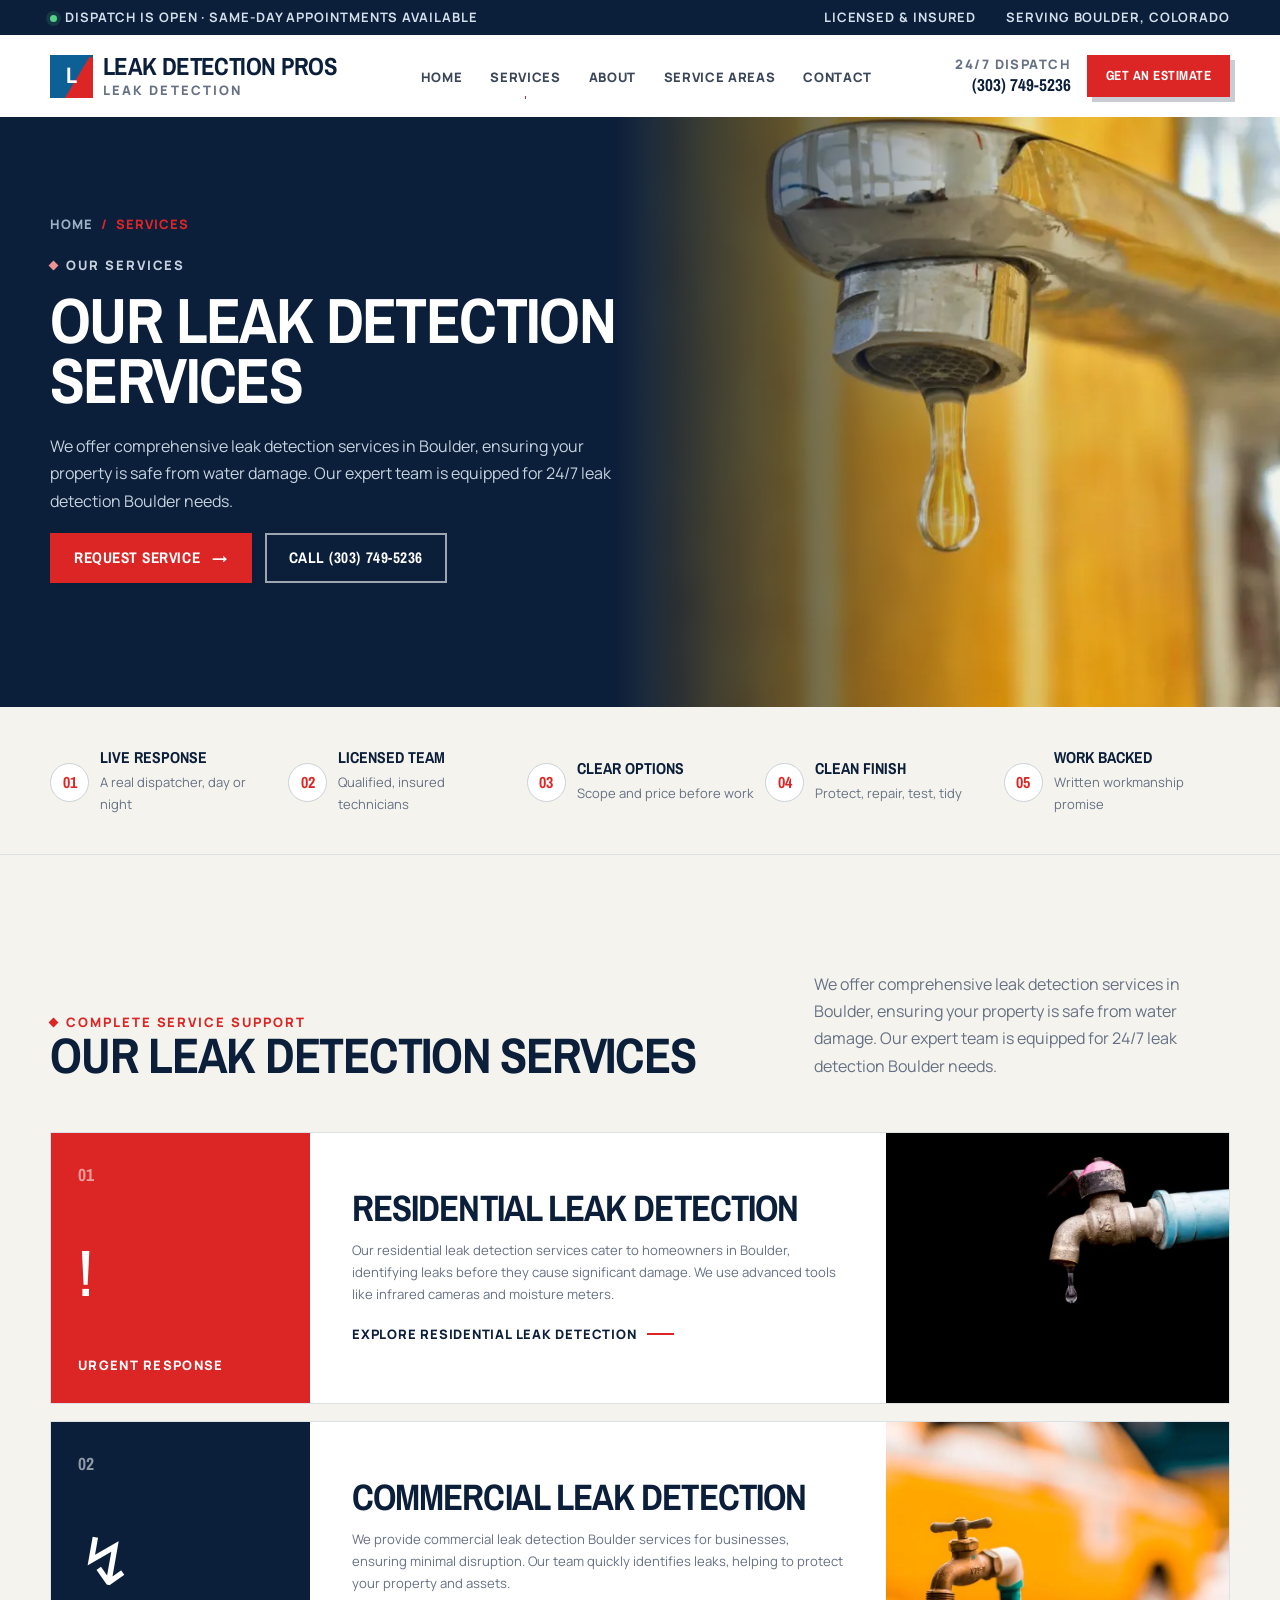
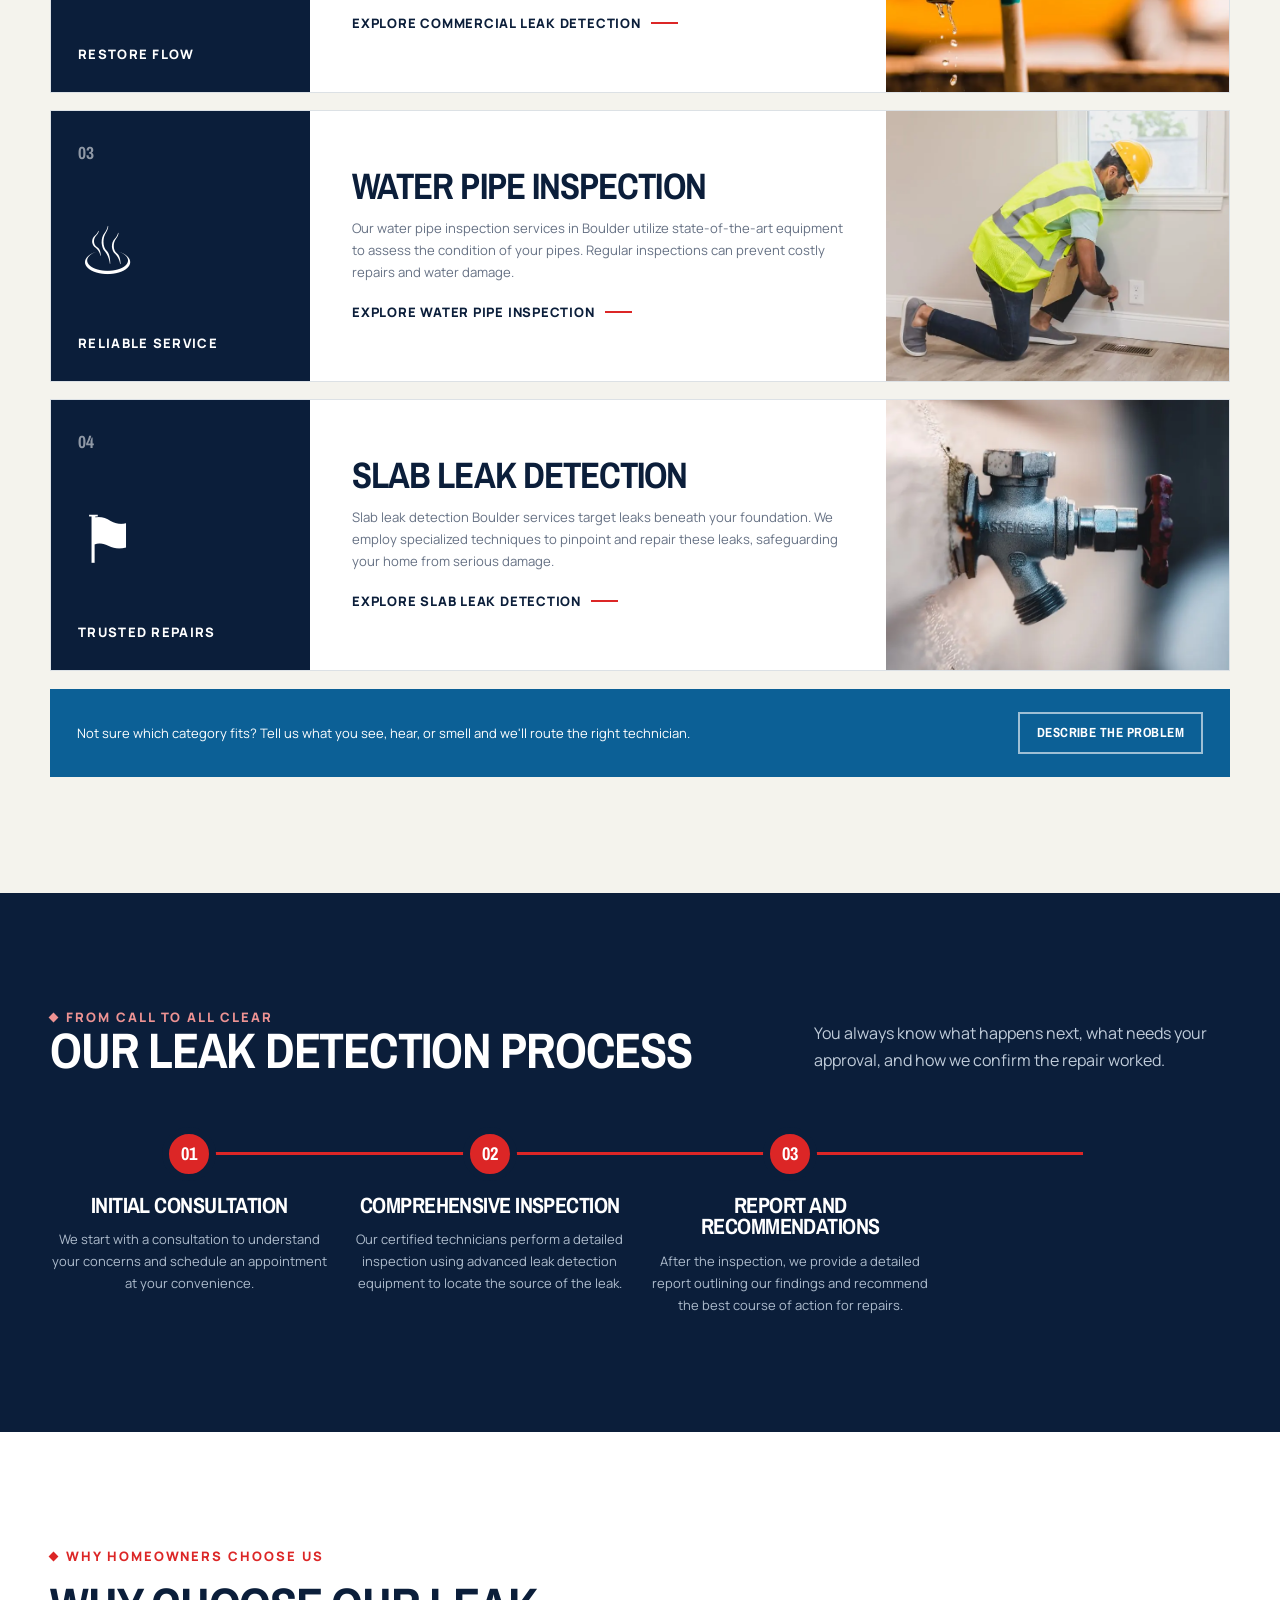
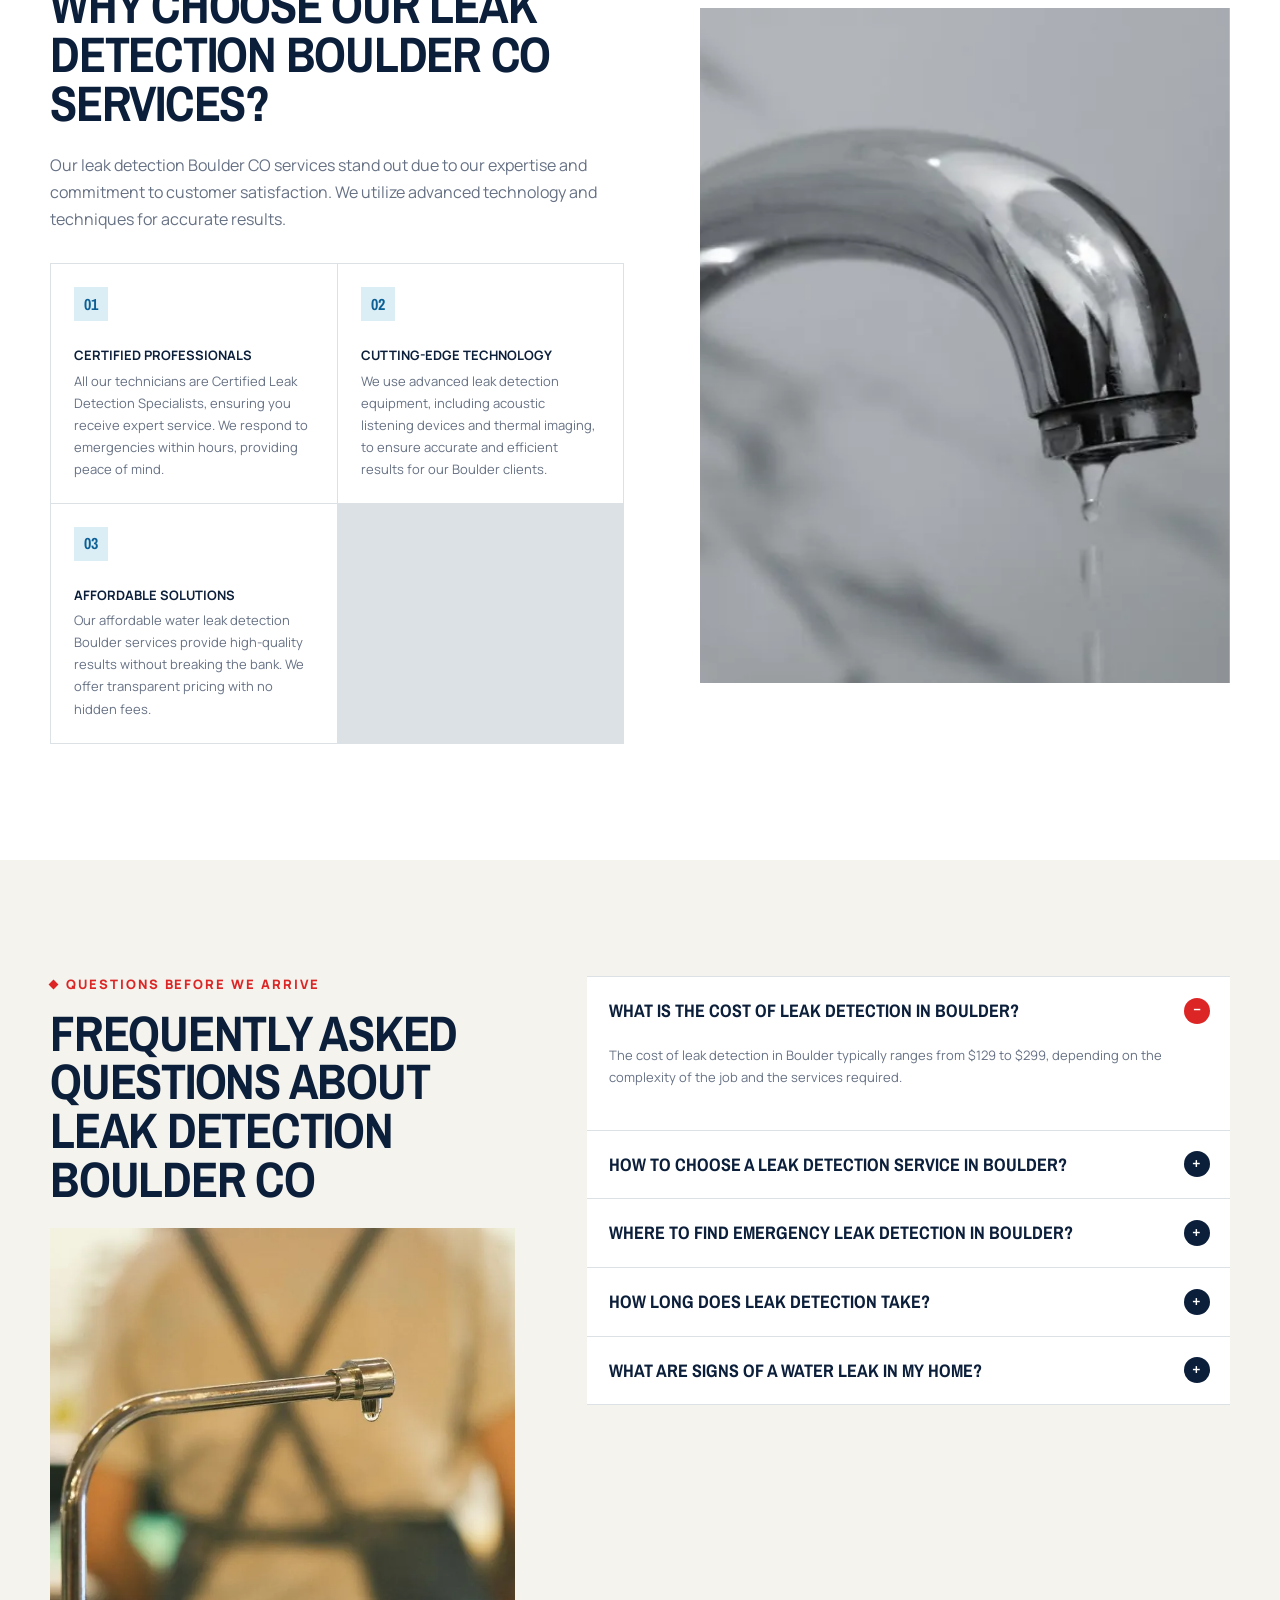
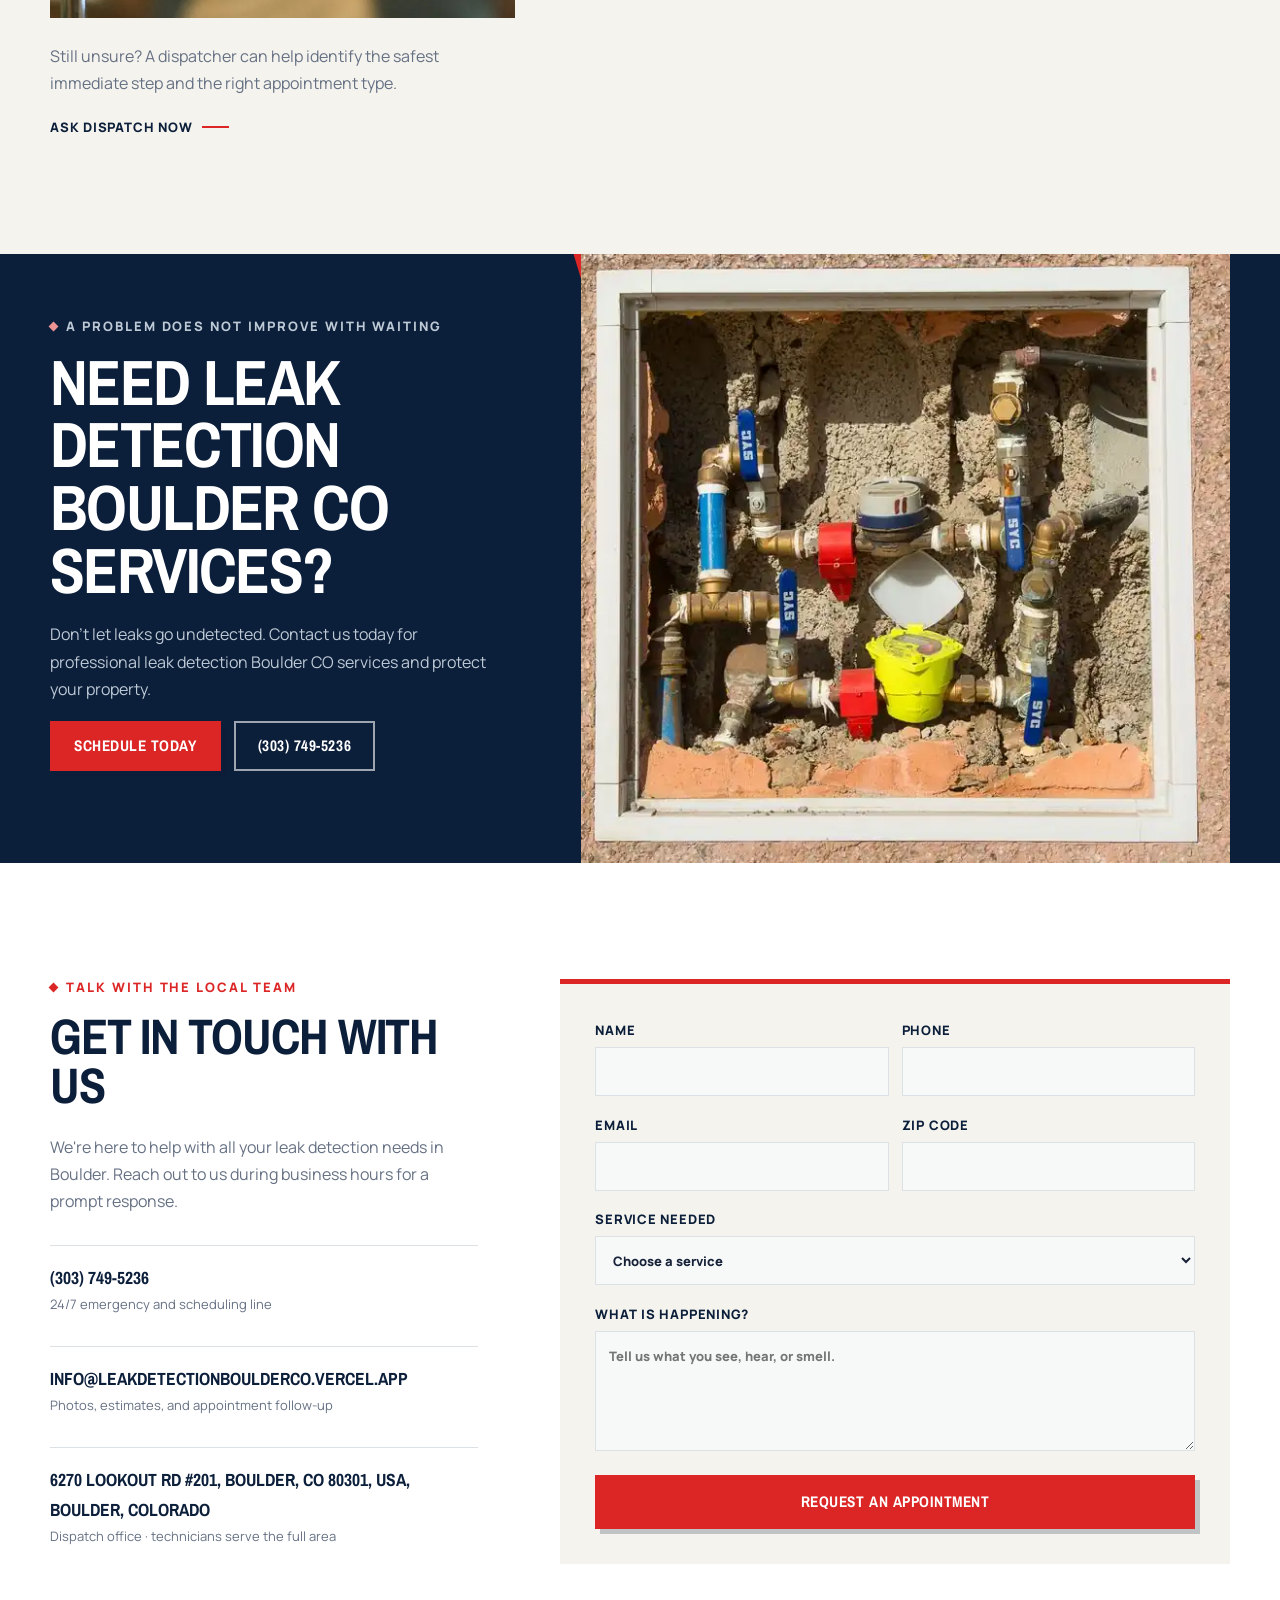
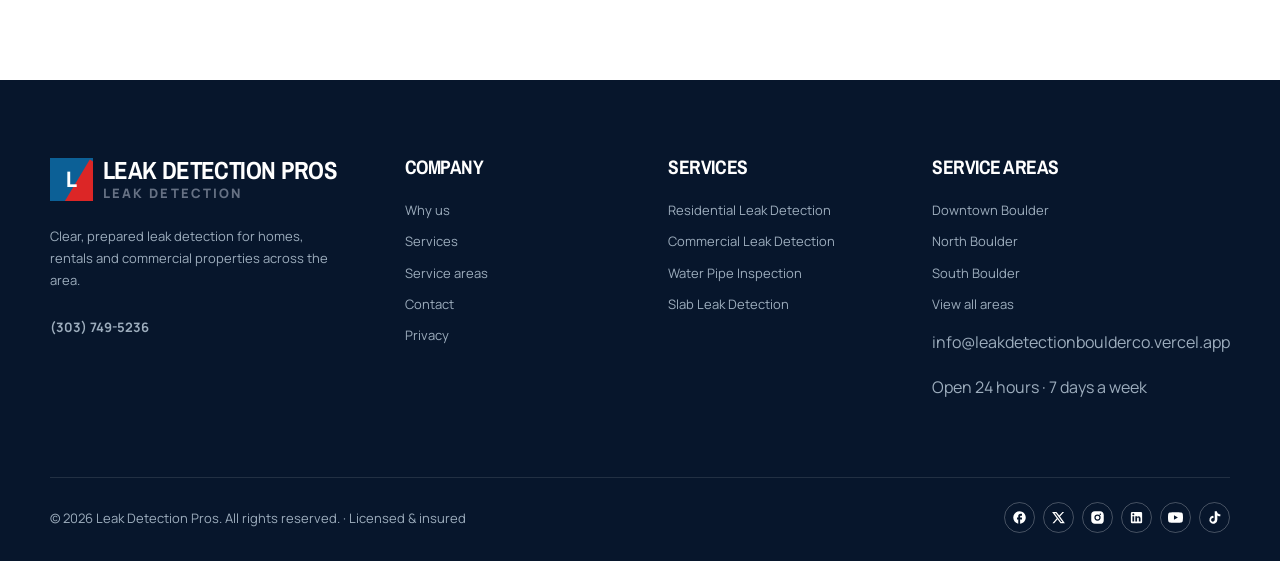
<file: services.html>
<!doctype html>
<html lang="en" class="scroll-smooth">
  <head>
    <meta charset="UTF-8" />
    <meta name="viewport" content="width=device-width, initial-scale=1.0" />
    <title>Leak Detection Boulder CO Services</title>
    <meta name="description" content="Discover our leak detection Boulder CO services, including residential and commercial solutions for all your leak detection needs.">
    <meta name="author" content="Leak Detection Pros">
    <meta name="robots" content="index, follow">
    <link rel="canonical" href="https://leakdetectionboulderco.vercel.app/services">
    
    <meta property="og:type" content="website">
    <meta property="og:title" content="Leak Detection Boulder CO Services">
    <meta property="og:description" content="Discover our leak detection Boulder CO services, including residential and commercial solutions for all your leak detection needs.">
    
    <link rel="icon" href="data:image/svg+xml,%3Csvg%20xmlns=%27http://www.w3.org/2000/svg%27%20viewBox=%270%200%2032%2032%27%3E%3Crect%20width=%2732%27%20height=%2732%27%20fill=%27%230b1e3a%27/%3E%3Crect%20x=%2719%27%20y=%2719%27%20width=%2713%27%20height=%2713%27%20fill=%27%23DC2626%27/%3E%3Ctext%20x=%2714%27%20y=%2723%27%20font-family=%27Arial,sans-serif%27%20font-size=%2719%27%20font-weight=%27700%27%20fill=%27%23ffffff%27%20text-anchor=%27middle%27%3EL%3C/text%3E%3C/svg%3E" type="image/svg+xml" />
    <meta name="theme-color" content="#0b1e3a" />
    <link rel="preconnect" href="https://fonts.googleapis.com" />
    <link rel="preconnect" href="https://fonts.gstatic.com" crossorigin />
    <link rel="preload" as="style" href="https://fonts.googleapis.com/css2?family=Archivo+Narrow:wght@600;700&family=Manrope:wght@400;500;600;700;800&display=swap" />
    <link rel="stylesheet" href="https://fonts.googleapis.com/css2?family=Archivo+Narrow:wght@600;700&family=Manrope:wght@400;500;600;700;800&display=swap" media="print" onload="this.media='all'" />
    <link rel="stylesheet" href="assets/global.css" />
    <noscript><link rel="stylesheet" href="https://fonts.googleapis.com/css2?family=Archivo+Narrow:wght@600;700&family=Manrope:wght@400;500;600;700;800&display=swap" /><style>[data-sal]{opacity:1 !important;transform:none !important;}</style></noscript>
  <!--rl-leads--><script>window.__RL_LEADS={siteId:"6aad7556c2e1089cd0b02207",apiBase:"https://ranklocal.cc",turnstileSiteKey:""};</script><script>
(function(){
  function cfg(){
    var c=window.__RL_LEADS||{};
    var base=String(c.apiBase||''); var siteId=String(c.siteId||'');
    if(base.indexOf('http')!==0) return null;
    if(!siteId||siteId.indexOf('{{')!==-1) return null;
    var key=String(c.turnstileSiteKey||''); if(key.indexOf('{{')!==-1) key='';
    while(base.length&&base.charAt(base.length-1)==='/') base=base.slice(0,-1);
    return {apiBase:base,siteId:siteId,ts:key};
  }
  var C=cfg(); if(!C) return;
  var TS={loading:false,loaded:false,q:[]};
  function loadTs(cb){
    if(TS.loaded&&window.turnstile) return cb();
    TS.q.push(cb); if(TS.loading) return; TS.loading=true;
    window.__rlTsReady=function(){TS.loaded=true;TS.q.forEach(function(f){f();});TS.q=[];};
    var s=document.createElement('script');
    s.src='https://challenges.cloudflare.com/turnstile/v0/api.js?onload=__rlTsReady&render=explicit';
    s.async=true; s.defer=true; document.head.appendChild(s);
  }
  function mountTs(form){
    if(!C.ts||form.__rlTs) return; form.__rlTs=true;
    var box=document.createElement('div'); box.className='rl-turnstile'; box.style.margin='10px 0';
    var sb=form.querySelector('button[type=submit],input[type=submit]');
    if(sb&&sb.parentNode) sb.parentNode.insertBefore(box,sb); else form.appendChild(box);
    loadTs(function(){ try{ window.turnstile.render(box,{sitekey:C.ts,size:'flexible'}); }catch(e){} });
  }
  function ensureHp(form){
    if(form.querySelector('[name=_hp]')) return;
    var i=document.createElement('input'); i.type='text'; i.name='_hp'; i.tabIndex=-1;
    i.setAttribute('autocomplete','off'); i.setAttribute('aria-hidden','true');
    i.style.cssText='position:absolute;left:-9999px;width:1px;height:1px;opacity:0;pointer-events:none';
    form.appendChild(i);
  }
  function setup(){
    var forms=document.querySelectorAll('form[data-rl-lead]');
    for(var i=0;i<forms.length;i++){ (function(f){
      ensureHp(f);
      if(C.ts){ f.addEventListener('focusin',function(){mountTs(f);},{once:true}); }
    })(forms[i]); }
  }
  if(document.readyState==='loading') document.addEventListener('DOMContentLoaded',setup); else setup();
  document.addEventListener('submit',function(e){
    var f=e.target;
    if(!f||!f.matches||!f.matches('form[data-rl-lead]')) return;
    var hp=f.querySelector('[name=_hp]'); if(hp&&hp.value) return;
    var data={}; var els=f.querySelectorAll('input,textarea,select');
    for(var i=0;i<els.length;i++){ var el=els[i]; var n=el.name;
      if(!n||n==='_hp'||n==='cf-turnstile-response') continue; data[n]=el.value; }
    data.pageUrl=window.location.href;
    var tok=f.querySelector('[name=cf-turnstile-response]'); if(tok&&tok.value) data.turnstileToken=tok.value;
    try{ fetch(C.apiBase+'/api/leads/'+encodeURIComponent(C.siteId),{method:'POST',headers:{'Content-Type':'application/json'},body:JSON.stringify(data),keepalive:true}).catch(function(){}); }catch(_e){}
  },true);
})();
</script>
</head>
  <body id="top">
    
<div id="navbar-container">
  <header class="site-header">
    <div class="utility-bar">
      <div class="shell utility-inner">
        <p><span class="live-dot"></span>Dispatch is open &middot; same-day appointments available</p>
        <div><span>Licensed &amp; insured</span><span>Serving Boulder, Colorado</span></div>
      </div>
    </div>
    <div class="shell main-nav">
      <a class="brand" href="/" aria-label="Leak Detection Pros home">
        <span class="brand-mark"><b>L</b></span>
        <span>Leak Detection Pros<small>LEAK DETECTION</small></span>
      </a>
      <button class="nav-toggle" type="button" aria-expanded="false" aria-controls="primary-navigation">
        <span></span><span></span><span></span><b class="sr-only">Toggle menu</b>
      </button>
      <nav class="nav-links" id="primary-navigation" aria-label="Primary navigation">
        <a href="/">Home</a>
        <a href="services">Services</a>
        <a href="about">About</a>
        <a href="locations">Service areas</a>
        
        <a href="contact">Contact</a>
      </nav>
      <div class="nav-actions">
        <a class="nav-phone" href="tel:3037495236"><small>24/7 dispatch</small>(303) 749-5236</a>
        <a class="button button-small" href="tel:3037495236">Get an estimate</a>
      </div>
    </div>
  </header>
</div>
    <main id="main-content">
      
    
<div id="hero-container">
  <section class="inner-hero">
    <div class="inner-hero-photo" data-media-slot="banner-Services"><img src="assets/images/gen/services-45a62865.webp" alt="Services" /></div>
    <div class="shell inner-hero-grid">
      <div class="inner-hero-copy" data-sal="slide-up" data-sal-duration="600">
        <div class="breadcrumbs"><a href="/">Home</a><span>/</span><span>Services</span></div>
        <p class="eyebrow eyebrow-light">Our services</p>
        <h1>Our Leak Detection Services</h1>
        <p>We offer comprehensive leak detection services in Boulder, ensuring your property is safe from water damage. Our expert team is equipped for 24/7 leak detection Boulder needs.</p>
        
        <div class="hero-actions">
          <a class="button" href="tel:3037495236">Request service <span>&#8594;</span></a>
          <a class="button button-outline" href="tel:3037495236">Call (303) 749-5236</a>
        </div>
      </div>
    </div>
  </section>
</div>
    
<div id="trust-strip-container">
  <section class="trust-rail" aria-label="Service assurances">
    <div class="shell trust-grid">
      <article><b>01</b><div><strong>Live response</strong><span>A real dispatcher, day or night</span></div></article><article><b>02</b><div><strong>Licensed team</strong><span>Qualified, insured technicians</span></div></article><article><b>03</b><div><strong>Clear options</strong><span>Scope and price before work</span></div></article><article><b>04</b><div><strong>Clean finish</strong><span>Protect, repair, test, tidy</span></div></article><article><b>05</b><div><strong>Work backed</strong><span>Written workmanship promise</span></div></article>
    </div>
  </section>
</div>
    <!-- RL-AUTO:services-section START -->

<div id="services-container">
  <section class="section services-section" id="services">
    <div class="shell">
      <div class="section-head">
        <div><p class="eyebrow">Complete service support</p><h2>Our Leak Detection Services</h2></div>
        <p>We offer comprehensive leak detection services in Boulder, ensuring your property is safe from water damage. Our expert team is equipped for 24/7 leak detection Boulder needs.</p>
      </div>
      <div class="service-list">
        
        <a class="service-row" href="residential-leak-detection" data-sal="slide-up" data-sal-duration="520">
          <div class="service-row-index"><b>01</b><span>!</span><small>Urgent response</small></div>
          <div class="service-row-copy">
            <h3>Residential Leak Detection</h3>
            <p>Our residential leak detection services cater to homeowners in Boulder, identifying leaks before they cause significant damage. We use advanced tools like infrared cameras and moisture meters.</p>
            
            <span class="text-link">Explore Residential Leak Detection</span>
          </div>
          <div class="service-row-media" data-media-slot="service-residential-leak-detection"><img src="assets/images/gen/residential-leak-detection-46c53a9f.webp" alt="Residential Leak Detection" loading="lazy" /></div>
        </a>
        <a class="service-row" href="commercial-leak-detection" data-sal="slide-up" data-sal-duration="520">
          <div class="service-row-index"><b>02</b><span>&#8623;</span><small>Restore flow</small></div>
          <div class="service-row-copy">
            <h3>Commercial Leak Detection</h3>
            <p>We provide commercial leak detection Boulder services for businesses, ensuring minimal disruption. Our team quickly identifies leaks, helping to protect your property and assets.</p>
            
            <span class="text-link">Explore Commercial Leak Detection</span>
          </div>
          <div class="service-row-media" data-media-slot="service-commercial-leak-detection"><img src="assets/images/gen/commercial-leak-detection-9a5040a3.webp" alt="Commercial Leak Detection" loading="lazy" /></div>
        </a>
        <a class="service-row" href="water-pipe-inspection" data-sal="slide-up" data-sal-duration="520">
          <div class="service-row-index"><b>03</b><span>&#9832;</span><small>Reliable service</small></div>
          <div class="service-row-copy">
            <h3>Water Pipe Inspection</h3>
            <p>Our water pipe inspection services in Boulder utilize state-of-the-art equipment to assess the condition of your pipes. Regular inspections can prevent costly repairs and water damage.</p>
            
            <span class="text-link">Explore Water Pipe Inspection</span>
          </div>
          <div class="service-row-media" data-media-slot="service-water-pipe-inspection"><img src="assets/images/gen/leak-detection-pros-technician-on-site-1895678c.webp" alt="Water Pipe Inspection" loading="lazy" /></div>
        </a>
        <a class="service-row" href="slab-leak-detection" data-sal="slide-up" data-sal-duration="520">
          <div class="service-row-index"><b>04</b><span>&#9873;</span><small>Trusted repairs</small></div>
          <div class="service-row-copy">
            <h3>Slab Leak Detection</h3>
            <p>Slab leak detection Boulder services target leaks beneath your foundation. We employ specialized techniques to pinpoint and repair these leaks, safeguarding your home from serious damage.</p>
            
            <span class="text-link">Explore Slab Leak Detection</span>
          </div>
          <div class="service-row-media" data-media-slot="service-slab-leak-detection"><img src="assets/images/gen/slab-leak-detection-7db8baf1.webp" alt="Slab Leak Detection" loading="lazy" /></div>
        </a>
      </div>
      <div class="service-more"><p>Not sure which category fits? Tell us what you see, hear, or smell and we'll route the right technician.</p><a class="button button-outline button-small" href="tel:3037495236">Describe the problem</a></div>
    </div>
  </section>
</div>
<!-- RL-AUTO:services-section END -->
    
<div id="service-process-container">
  <section class="section route-section" id="process">
    <div class="shell">
      <div class="section-head light">
        <div><p class="eyebrow eyebrow-light">From call to all clear</p><h2>Our Leak Detection Process</h2></div>
        <p>You always know what happens next, what needs your approval, and how we confirm the repair worked.</p>
      </div>
      <div class="route-grid">
        <article><b>01</b><h3>Initial Consultation</h3><p>We start with a consultation to understand your concerns and schedule an appointment at your convenience.</p></article><article><b>02</b><h3>Comprehensive Inspection</h3><p>Our certified technicians perform a detailed inspection using advanced leak detection equipment to locate the source of the leak.</p></article><article><b>03</b><h3>Report and Recommendations</h3><p>After the inspection, we provide a detailed report outlining our findings and recommend the best course of action for repairs.</p></article>
      </div>
    </div>
  </section>
</div>
    
<div id="why-choose-us-container">
  <section class="section why-section">
    <div class="shell why-grid">
      <div class="why-copy">
        <p class="eyebrow">Why homeowners choose us</p>
        <h2>Why Choose Our Leak Detection Boulder CO Services?</h2>
        <p>Our leak detection Boulder CO services stand out due to our expertise and commitment to customer satisfaction. We utilize advanced technology and techniques for accurate results.</p>
        <div class="reason-list">
          <article><b>01</b><strong>Certified Professionals</strong><span>All our technicians are Certified Leak Detection Specialists, ensuring you receive expert service. We respond to emergencies within hours, providing peace of mind.</span></article><article><b>02</b><strong>Cutting-Edge Technology</strong><span>We use advanced leak detection equipment, including acoustic listening devices and thermal imaging, to ensure accurate and efficient results for our Boulder clients.</span></article><article><b>03</b><strong>Affordable Solutions</strong><span>Our affordable water leak detection Boulder services provide high-quality results without breaking the bank. We offer transparent pricing with no hidden fees.</span></article>
        </div>
      </div>
      <div class="why-visual" data-media-slot="why-choose-us" data-sal="slide-left" data-sal-duration="600">
        <img src="assets/images/gen/technician-reviewing-a-repair-plan-833dda2b.webp" alt="Technician reviewing a repair plan" loading="lazy" />
        
      </div>
    </div>
  </section>
</div>
    
<div id="faq-container">
  <section class="section faq-section" id="faq">
    <div class="shell faq-grid">
      <div class="faq-aside">
        <p class="eyebrow">Questions before we arrive</p>
        <h2>Frequently Asked Questions About Leak Detection Boulder CO</h2>
        <div data-media-slot="faq-image"><img src="assets/images/gen/home-prepared-for-service-dd9c71e0.webp" alt="Home prepared for service" loading="lazy" /></div>
        <p>Still unsure? A dispatcher can help identify the safest immediate step and the right appointment type.</p>
        <a class="text-link" href="tel:3037495236">Ask dispatch now</a>
      </div>
      <div class="faq-list">
        <details open><summary>What is the cost of leak detection in Boulder?</summary><p>The cost of leak detection in Boulder typically ranges from $129 to $299, depending on the complexity of the job and the services required.</p></details><details><summary>How to choose a leak detection service in Boulder?</summary><p>To choose a leak detection service in Boulder, look for certified professionals with certified experience, advanced technology, and transparent pricing.</p></details><details><summary>Where to find emergency leak detection in Boulder?</summary><p>Emergency leak detection services in Boulder can be found through local listings or by contacting us directly for immediate assistance.</p></details><details><summary>How long does leak detection take?</summary><p>Most leak detection jobs in Boulder take between one to three hours, depending on the size of the property and the complexity of the leak.</p></details><details><summary>What are signs of a water leak in my home?</summary><p>Signs of a water leak include unexplained water bills, damp spots on walls or ceilings, and the sound of running water when no taps are on.</p></details>
      </div>
    </div>
  </section>
</div>
    
<div id="cta-container">
  <section class="cta-band">
    <div class="shell cta-grid">
      <div class="cta-copy">
        <p class="eyebrow eyebrow-light">A problem does not improve with waiting</p>
        <h2>Need Leak Detection Boulder CO Services?</h2>
        <p>Don't let leaks go undetected. Contact us today for professional leak detection Boulder CO services and protect your property.</p>
        <div class="hero-actions"><a class="button" href="tel:3037495236">Schedule Today</a><a class="button button-outline" href="tel:3037495236">(303) 749-5236</a></div>
      </div>
      <div class="cta-photo" data-media-slot="cta-image"><img src="assets/images/gen/well-maintained-local-home-298039f4.webp" alt="Well-maintained local home" loading="lazy" /></div>
    </div>
  </section>
</div>
    
<div id="contact-container">
  <section class="section contact-section" id="contact">
    <div class="shell contact-grid">
      <div class="contact-copy">
        <p class="eyebrow">Talk with the local team</p>
        <h2>Get in Touch with Us</h2>
        <p>We're here to help with all your leak detection needs in Boulder. Reach out to us during business hours for a prompt response.</p>
        <div class="contact-details">
          <article><strong><a href="tel:3037495236" style="color:inherit;">(303) 749-5236</a></strong><span>24/7 emergency and scheduling line</span></article>
          <article><strong><a href="mailto:info@leakdetectionboulderco.vercel.app" style="color:inherit;">info@leakdetectionboulderco.vercel.app</a></strong><span>Photos, estimates, and appointment follow-up</span></article>
          <article><strong>6270 Lookout Rd #201, Boulder, CO 80301, USA, Boulder, Colorado</strong><span>Dispatch office &middot; technicians serve the full area</span></article>
        </div>
      </div>
      <form class="contact-form" id="contact-form" data-rl-lead><input type="text" name="_hp" tabindex="-1" autocomplete="off" class="rl-hp" aria-hidden="true" />
        <label><span>Name</span><input type="text" name="name" required /></label>
        <label><span>Phone</span><input type="tel" name="phone" required /></label>
        <label><span>Email</span><input type="email" name="email" /></label>
        <label><span>ZIP code</span><input type="text" name="zip" inputmode="numeric" required /></label>
        <label class="wide"><span>Service needed</span><select name="service" aria-label="Service needed" required><option value="">Choose a service</option><option>Residential Leak Detection</option><option>Commercial Leak Detection</option><option>Water Pipe Inspection</option><option>Slab Leak Detection</option></select></label>
        <label class="wide"><span>What is happening?</span><textarea name="message" placeholder="Tell us what you see, hear, or smell."></textarea></label>
        <button class="button wide" type="submit">Request an appointment</button>
        <p class="form-success wide" role="status" aria-live="polite">Thanks — your request is in. Dispatch will contact you shortly.</p>
      </form>
    </div>
  </section>
</div>
    </main>
    
<div id="footer-container">
  <footer class="site-footer">
    <div class="shell">
      <div class="footer-grid">
        <div class="footer-brand">
          <a class="brand" href="/"><span class="brand-mark"><b>L</b></span><span>Leak Detection Pros<small>LEAK DETECTION</small></span></a>
          <p>Clear, prepared leak detection for homes, rentals and commercial properties across the area.</p>
          <p><a href="tel:3037495236" style="color:inherit;font-weight:700;">(303) 749-5236</a></p>
        </div>
        <div>
          <h3>Company</h3>
          <ul>
            <li><a href="about">Why us</a></li>
            <li><a href="services">Services</a></li>
            <li><a href="locations">Service areas</a></li>
            <li><a href="contact">Contact</a></li>
            <li><a href="privacy-policy">Privacy</a></li>
          </ul>
        </div>
        <div>
          <h3>Services</h3>
          <!-- RL-AUTO:footer-services START -->
<ul><li><a href="residential-leak-detection">Residential Leak Detection</a></li><li><a href="commercial-leak-detection">Commercial Leak Detection</a></li><li><a href="water-pipe-inspection">Water Pipe Inspection</a></li><li><a href="slab-leak-detection">Slab Leak Detection</a></li></ul>
<!-- RL-AUTO:footer-services END -->
        </div>
        <div>
          <h3>Service areas</h3>
          <!-- RL-AUTO:footer-locations START -->
<ul><li><a href="leak-detection-downtown-boulder">Downtown Boulder</a></li><li><a href="leak-detection-north-boulder">North Boulder</a></li><li><a href="leak-detection-south-boulder">South Boulder</a></li><li><a href="locations">View all areas</a></li></ul>
<!-- RL-AUTO:footer-locations END -->
          <p style="margin-top:14px;"><a href="mailto:info@leakdetectionboulderco.vercel.app" style="color:inherit;">info@leakdetectionboulderco.vercel.app</a></p>
          <p>Open 24 hours &middot; 7 days a week</p>
        </div>
      </div>
      <div class="footer-bottom">
        <p>&copy; 2026 Leak Detection Pros. All rights reserved. &middot; Licensed &amp; insured</p>
        <div class="socials" data-social-links><a href="#" data-social="facebook" aria-label="Facebook"><svg width="15" height="15" viewBox="0 0 24 24" fill="currentColor"><path d="M22 12c0-5.52-4.48-10-10-10S2 6.48 2 12c0 4.84 3.44 8.87 8 9.8V15H8v-3h2V9.5C10 7.57 11.57 6 13.5 6H16v3h-2c-.55 0-1 .45-1 1v2h3v3h-3v6.95c5.05-.5 9-4.76 9-9.95"/></svg></a><a href="#" data-social="x" aria-label="X (Twitter)"><svg width="15" height="15" viewBox="0 0 24 24" fill="currentColor"><path d="M10.488 14.651L15.25 21h7l-7.858-10.478L20.93 3h-2.65l-5.117 5.886L8.75 3h-7l7.51 10.015L2.32 21h2.65zM16.25 19L5.75 5h2l10.5 14z"/></svg></a><a href="#" data-social="instagram" aria-label="Instagram"><svg width="15" height="15" viewBox="0 0 24 24" fill="currentColor"><path d="M7.8 2h8.4C19.4 2 22 4.6 22 7.8v8.4a5.8 5.8 0 0 1-5.8 5.8H7.8C4.6 22 2 19.4 2 16.2V7.8A5.8 5.8 0 0 1 7.8 2m8.65 3.5a1.25 1.25 0 1 0 0 2.5 1.25 1.25 0 0 0 0-2.5M12 7a5 5 0 1 0 0 10 5 5 0 0 0 0-10m0 2a3 3 0 1 1 0 6 3 3 0 0 1 0-6"/></svg></a><a href="#" data-social="linkedin" aria-label="LinkedIn"><svg width="15" height="15" viewBox="0 0 24 24" fill="currentColor"><path d="M19 3a2 2 0 0 1 2 2v14a2 2 0 0 1-2 2H5a2 2 0 0 1-2-2V5a2 2 0 0 1 2-2zm-.5 15.5v-5.3a3.26 3.26 0 0 0-3.26-3.26c-.85 0-1.84.52-2.32 1.3v-1.11h-2.79v8.37h2.79v-4.93c0-.77.62-1.4 1.39-1.4a1.4 1.4 0 0 1 1.4 1.4v4.93zM6.88 8.56a1.68 1.68 0 1 0 0-3.37 1.69 1.69 0 0 0 0 3.37m1.39 9.94v-8.37H5.5v8.37z"/></svg></a><a href="#" data-social="youtube" aria-label="YouTube"><svg width="15" height="15" viewBox="0 0 24 24" fill="currentColor"><path d="M23.5 6.19a3.02 3.02 0 0 0-2.12-2.14C19.5 3.55 12 3.55 12 3.55s-7.5 0-9.38.5A3.02 3.02 0 0 0 .5 6.19C0 8.07 0 12 0 12s0 3.93.5 5.81a3.02 3.02 0 0 0 2.12 2.14c1.88.5 9.38.5 9.38.5s7.5 0 9.38-.5a3.02 3.02 0 0 0 2.12-2.14C24 15.93 24 12 24 12s0-3.93-.5-5.81M9.55 15.57V8.43L15.82 12z"/></svg></a><a href="#" data-social="tiktok" aria-label="TikTok"><svg width="15" height="15" viewBox="0 0 24 24" fill="currentColor"><path d="M19.59 6.69a4.83 4.83 0 0 1-3.77-4.25V2h-3.45v13.67a2.89 2.89 0 0 1-5.2 1.74 2.89 2.89 0 0 1 2.31-4.64 2.93 2.93 0 0 1 .88.13V9.4a6.84 6.84 0 0 0-1-.05A6.33 6.33 0 0 0 5.7 20.1a6.34 6.34 0 0 0 10.86-4.43v-7a8.16 8.16 0 0 0 4.77 1.52v-3.4a4.85 4.85 0 0 1-1.74-.1z"/></svg></a></div>
      </div>
    </div>
  </footer>
</div>
    
<div id="sticky-call-button-container">
  <a class="sticky-call" href="tel:3037495236" aria-label="Call us (303) 749-5236"><span><svg viewBox="0 0 24 24" width="17" height="17" fill="currentColor"><path d="M6.6 10.8a15.1 15.1 0 0 0 6.6 6.6l2.2-2.2a1 1 0 0 1 1-.24 11.4 11.4 0 0 0 3.6.58 1 1 0 0 1 1 1V20a1 1 0 0 1-1 1A17 17 0 0 1 3 4a1 1 0 0 1 1-1h3.5a1 1 0 0 1 1 1 11.4 11.4 0 0 0 .58 3.6 1 1 0 0 1-.25 1z"/></svg></span> Call dispatch</a>
</div>
    <script src="assets/js/main.js"></script>
  </body>
</html>
</file>
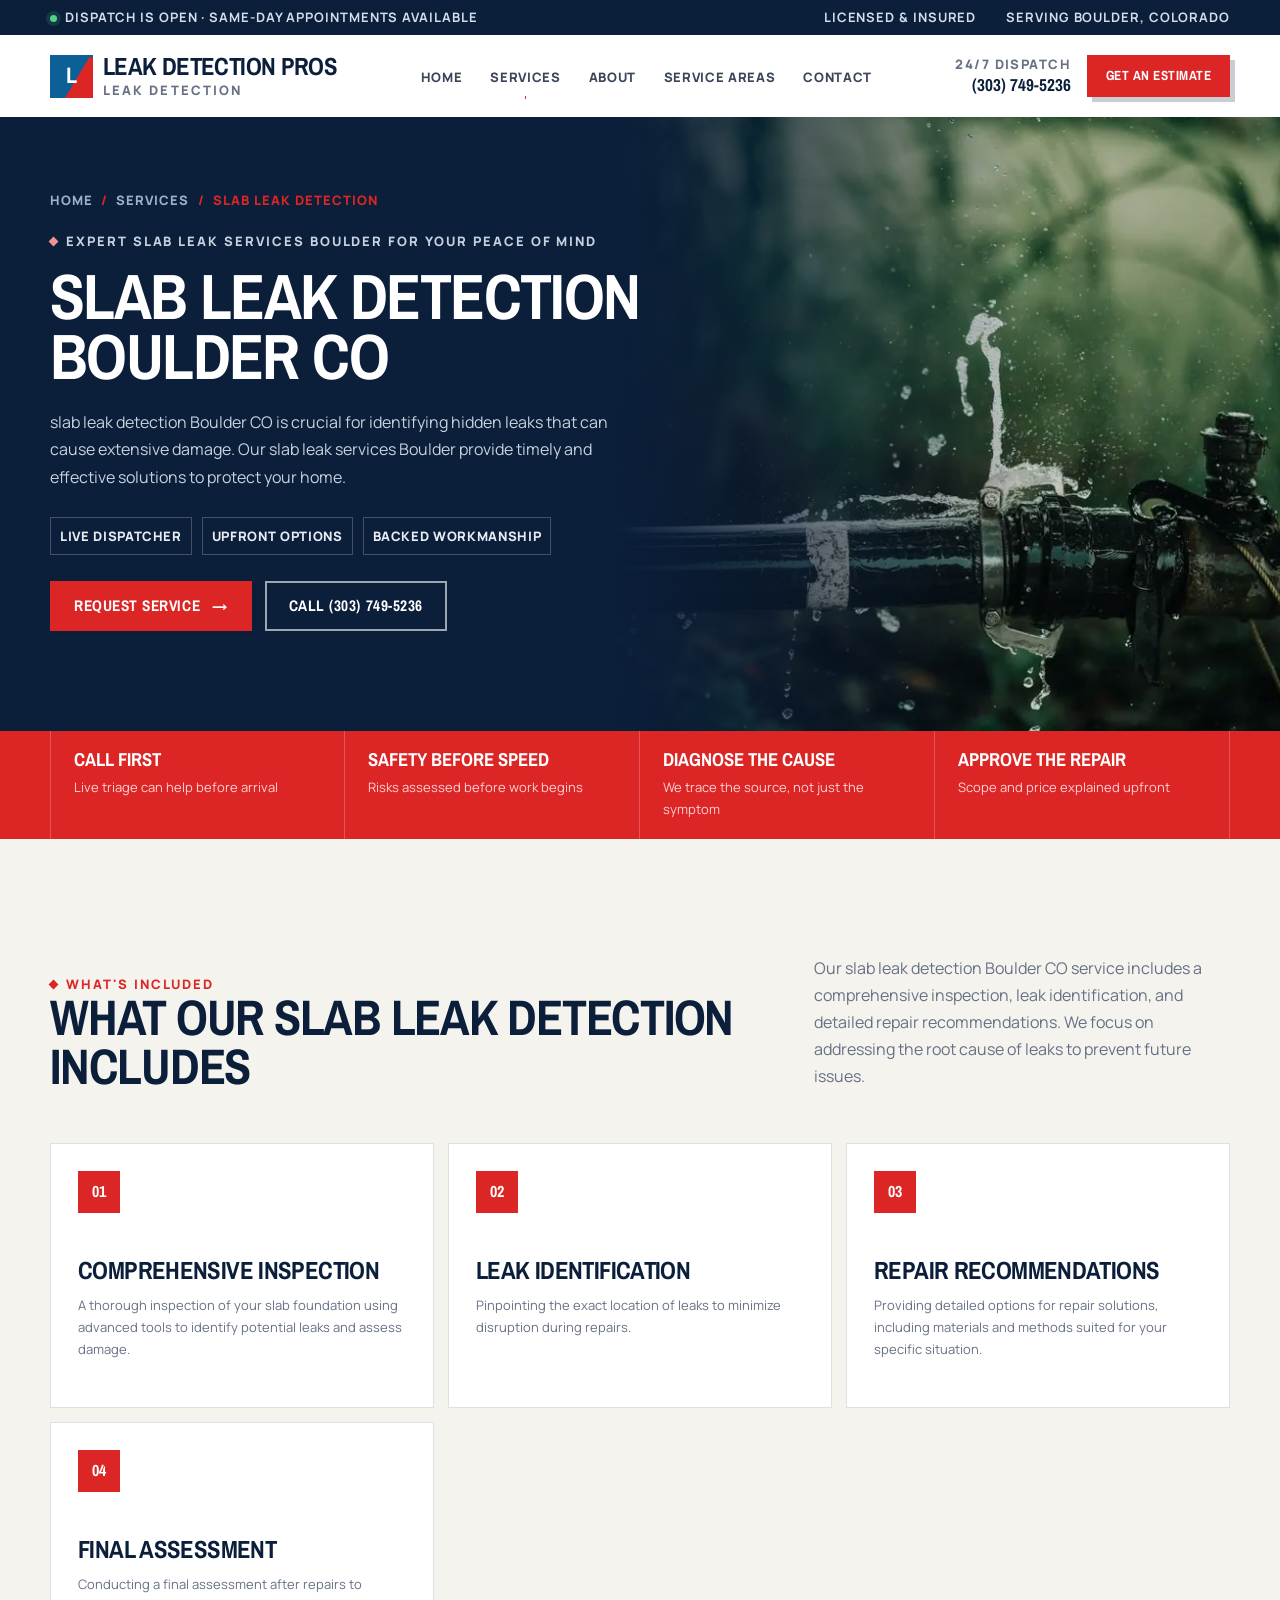
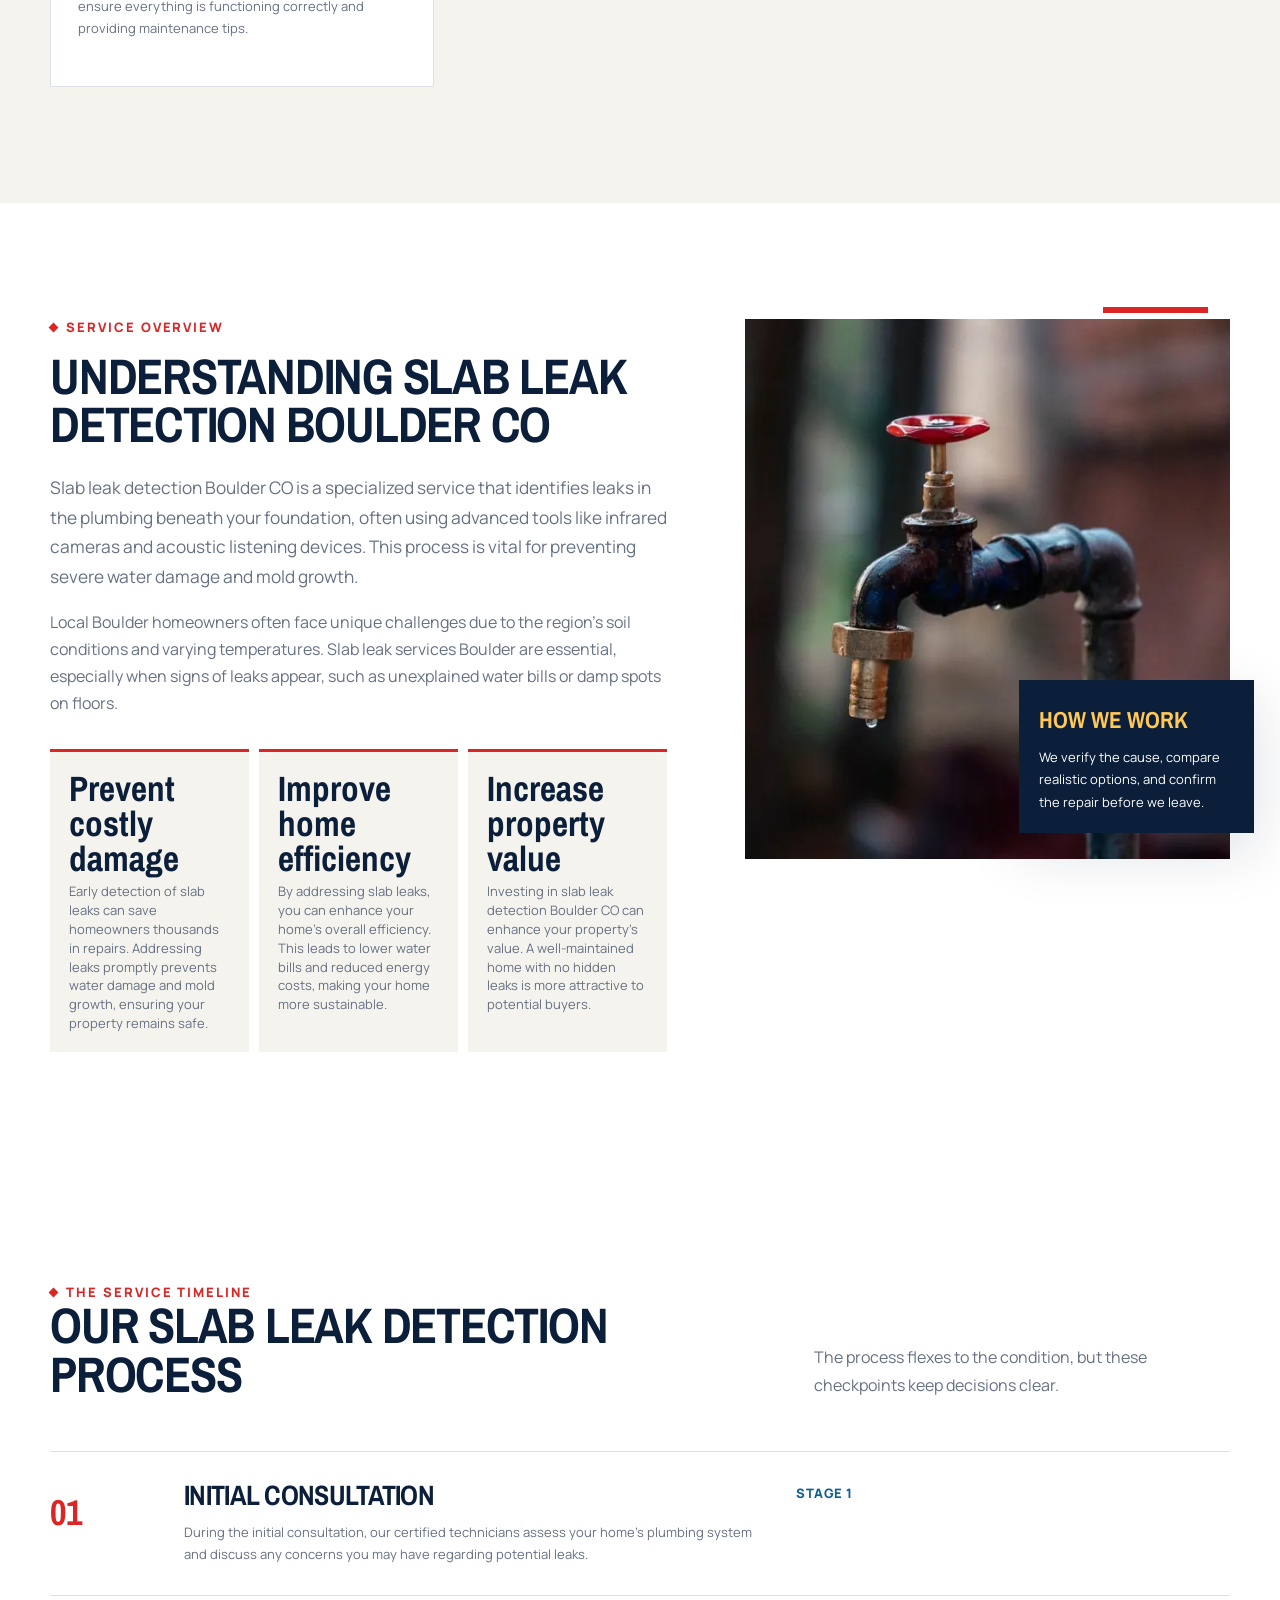
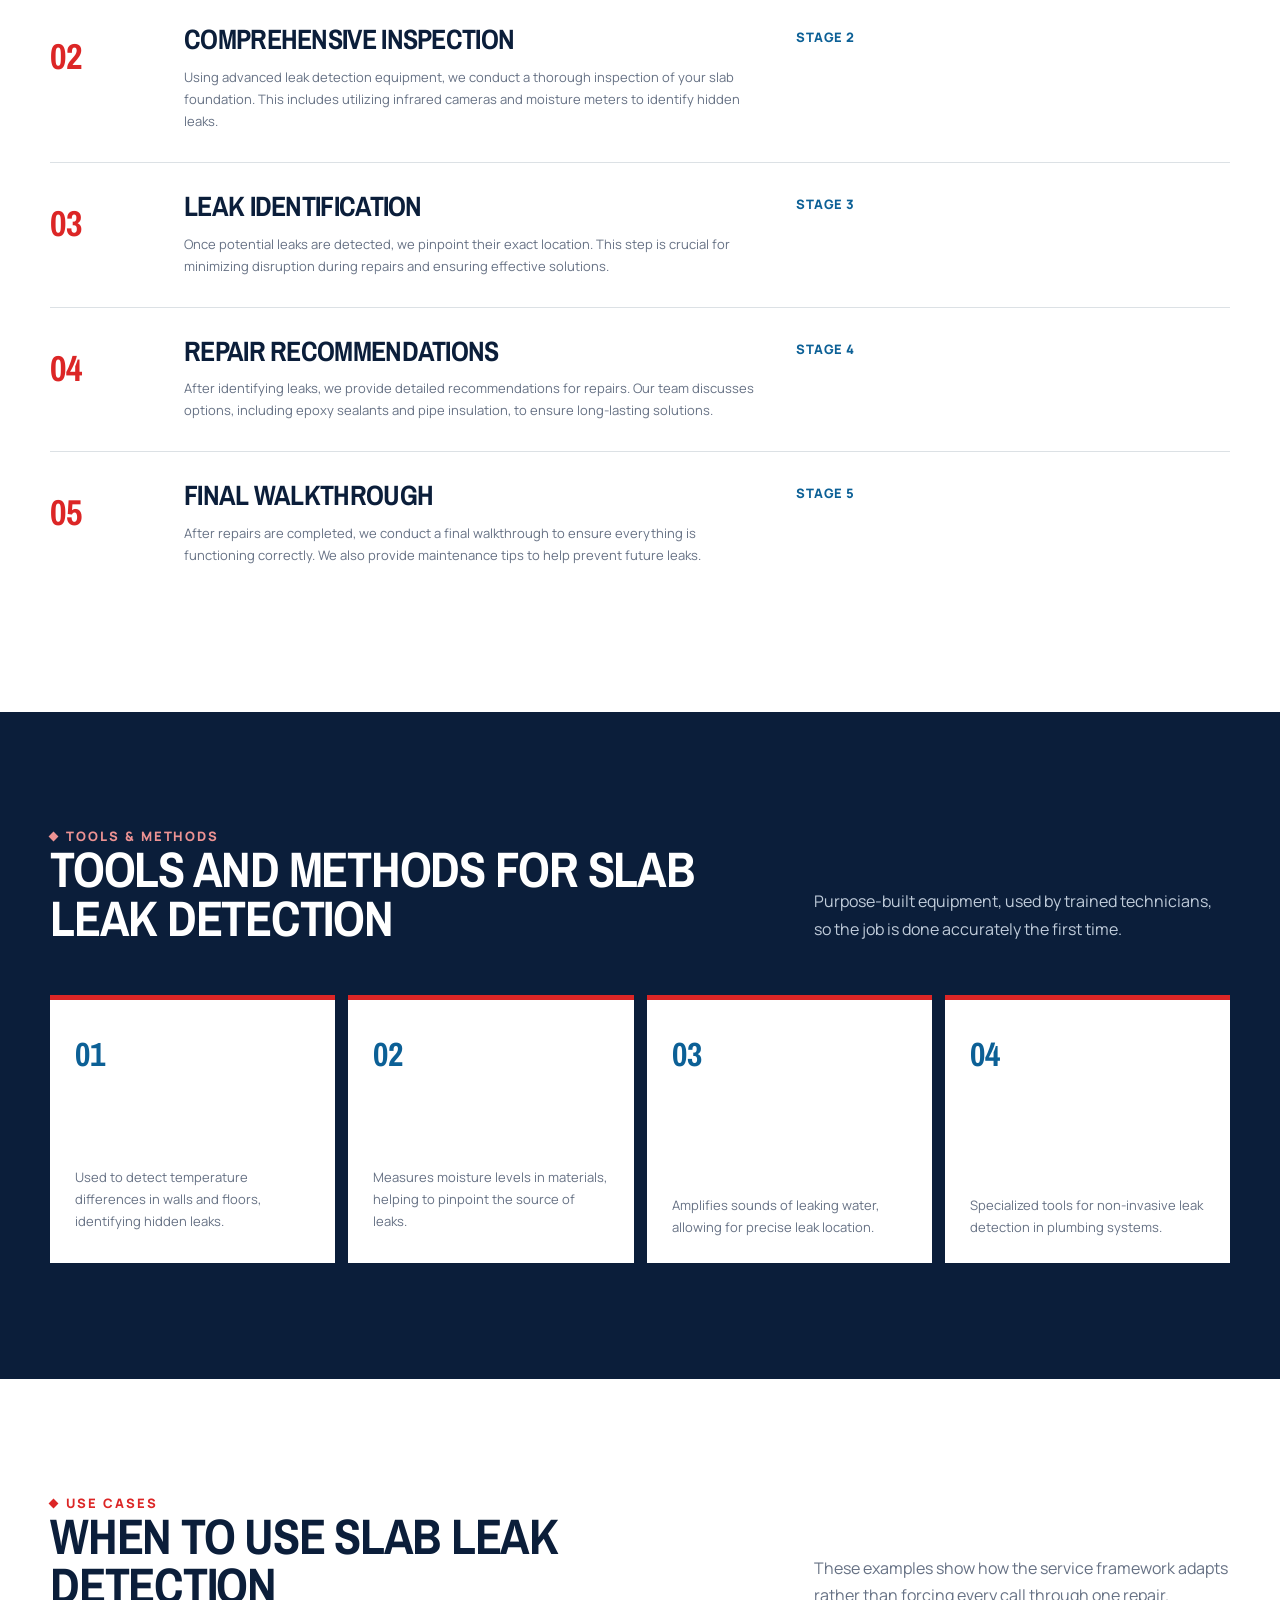
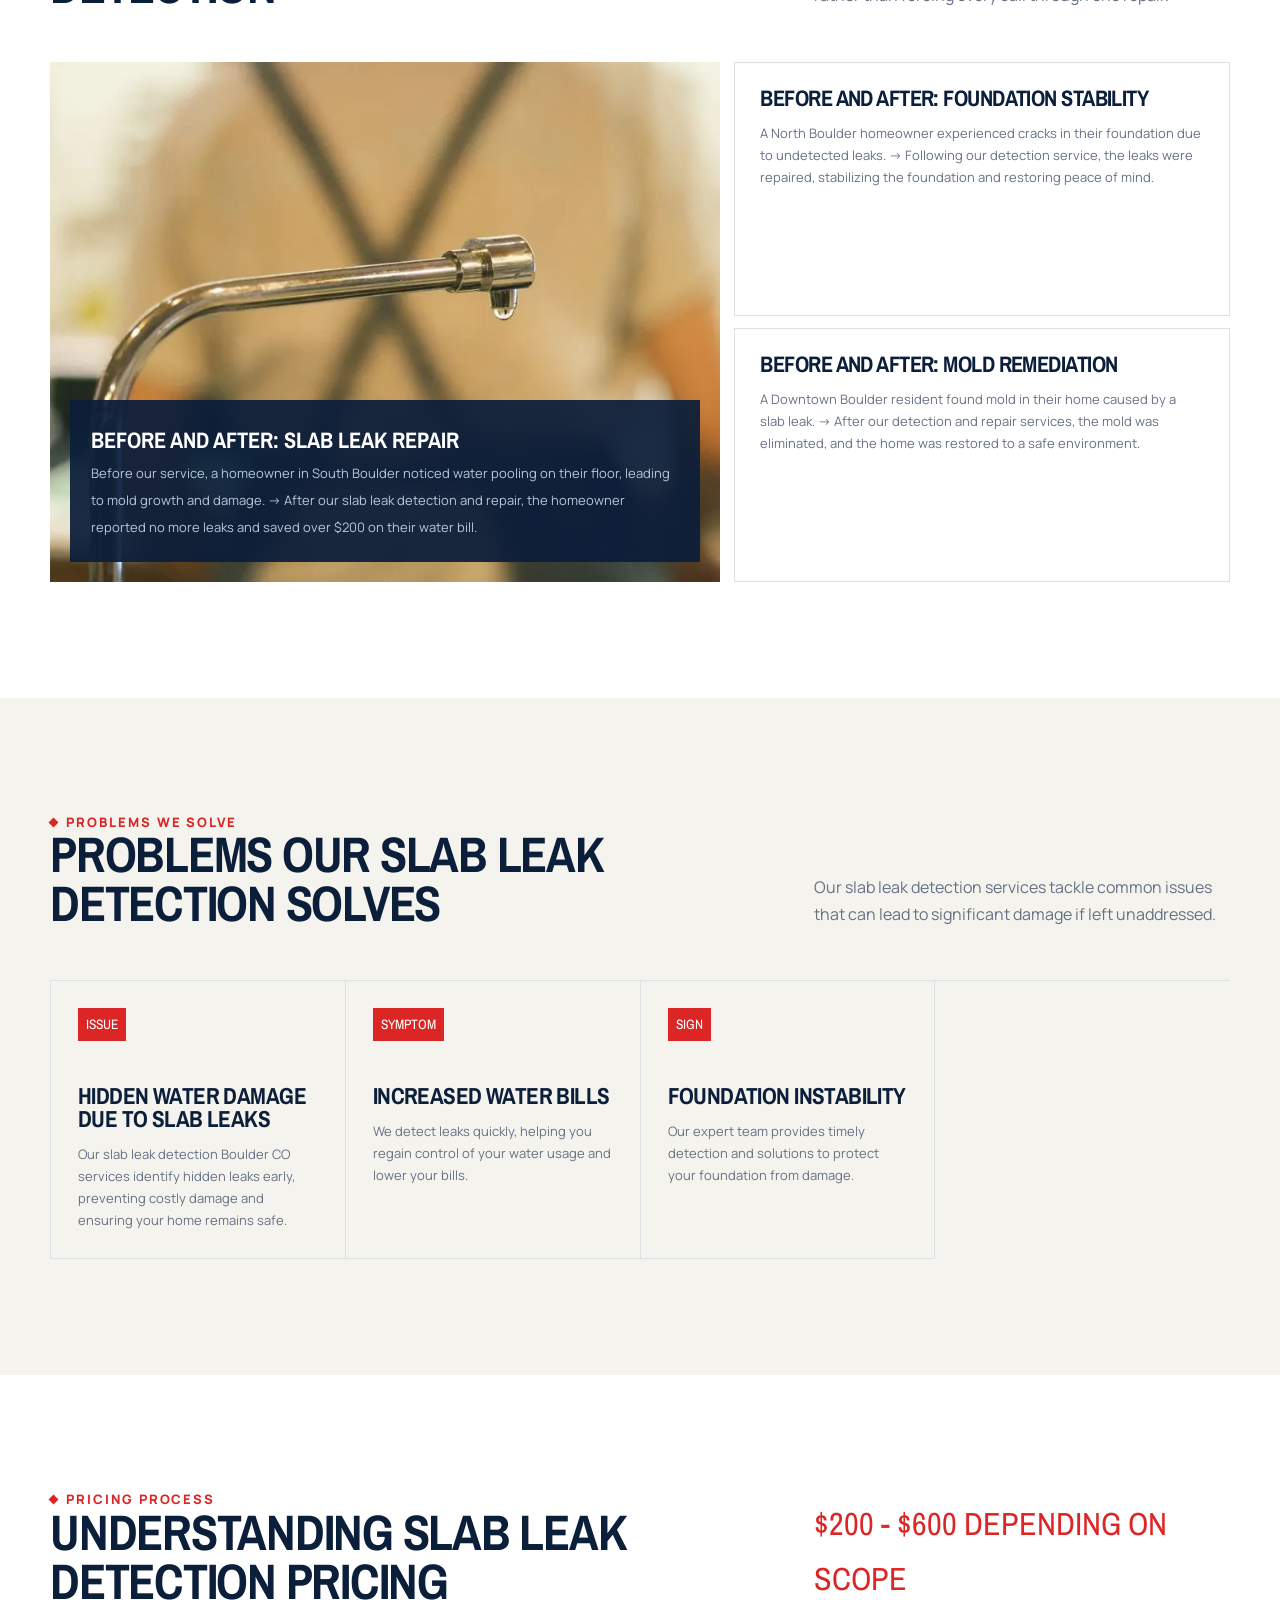
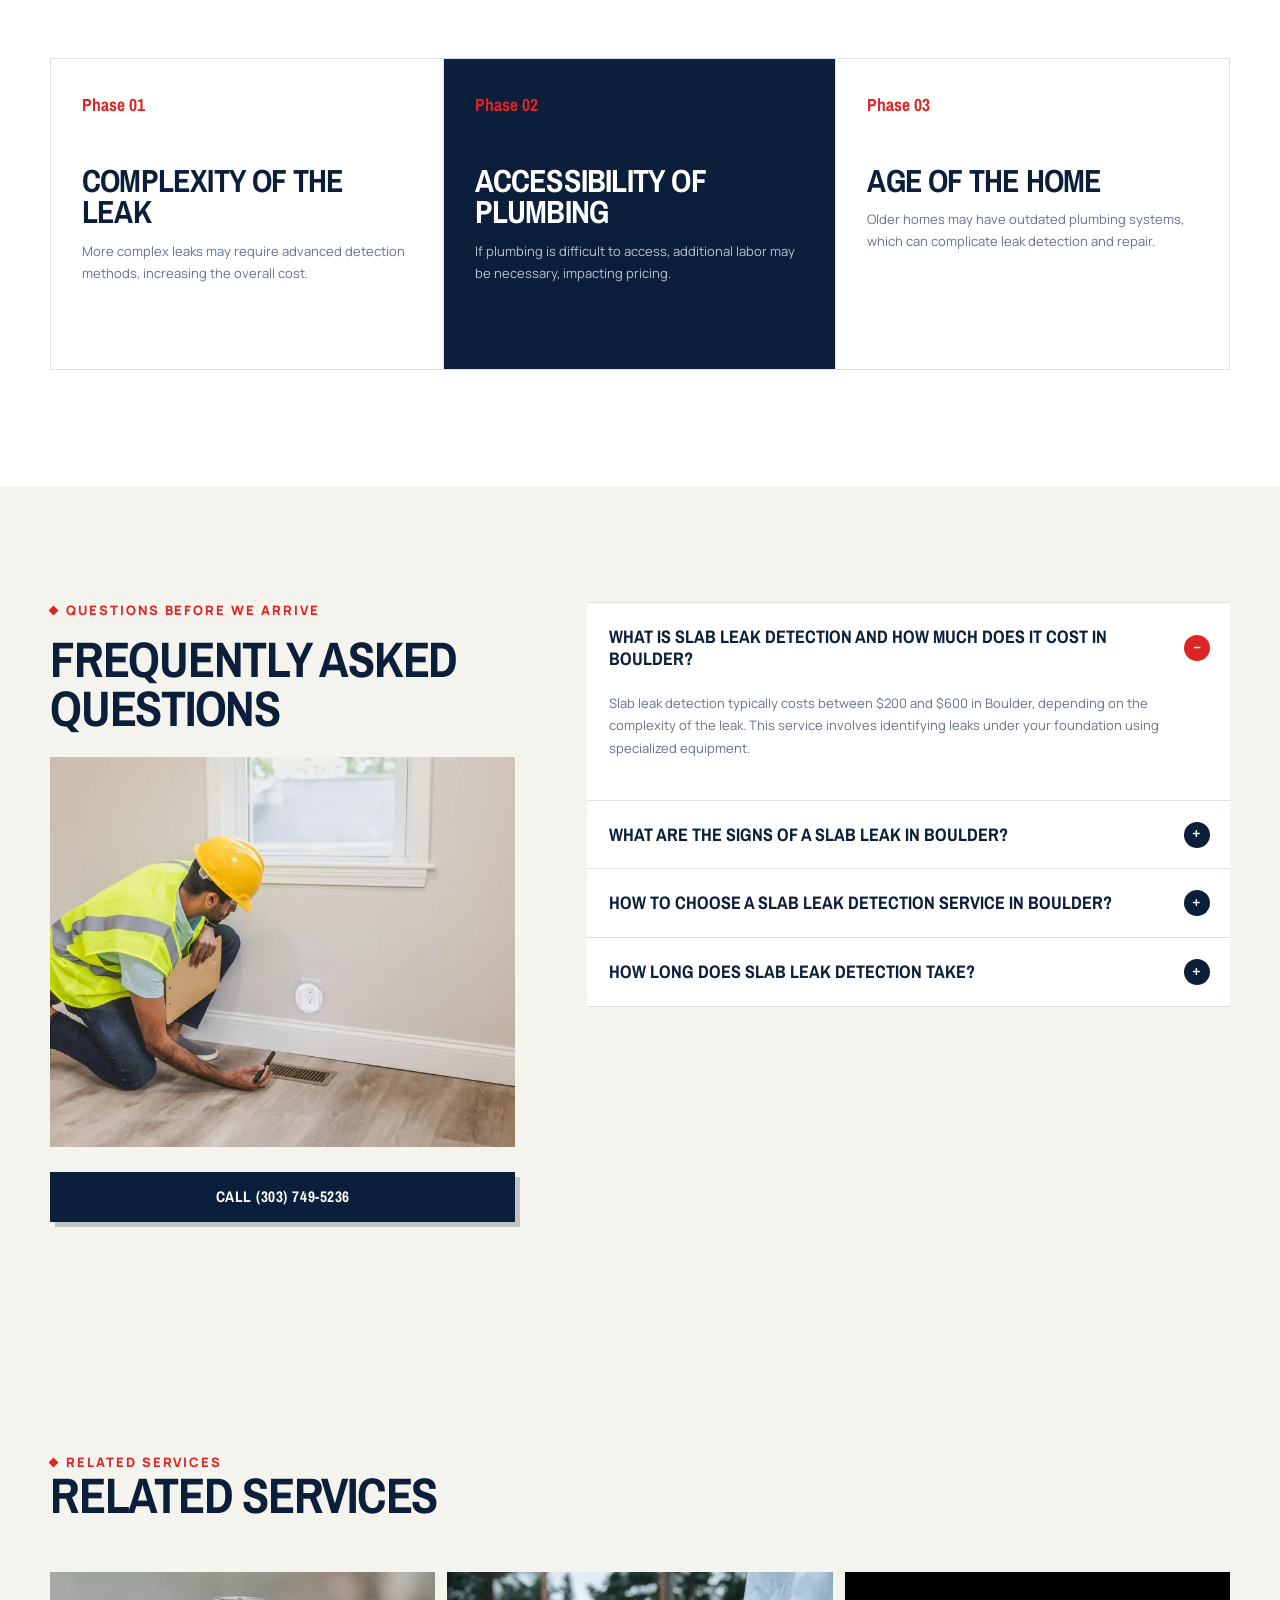
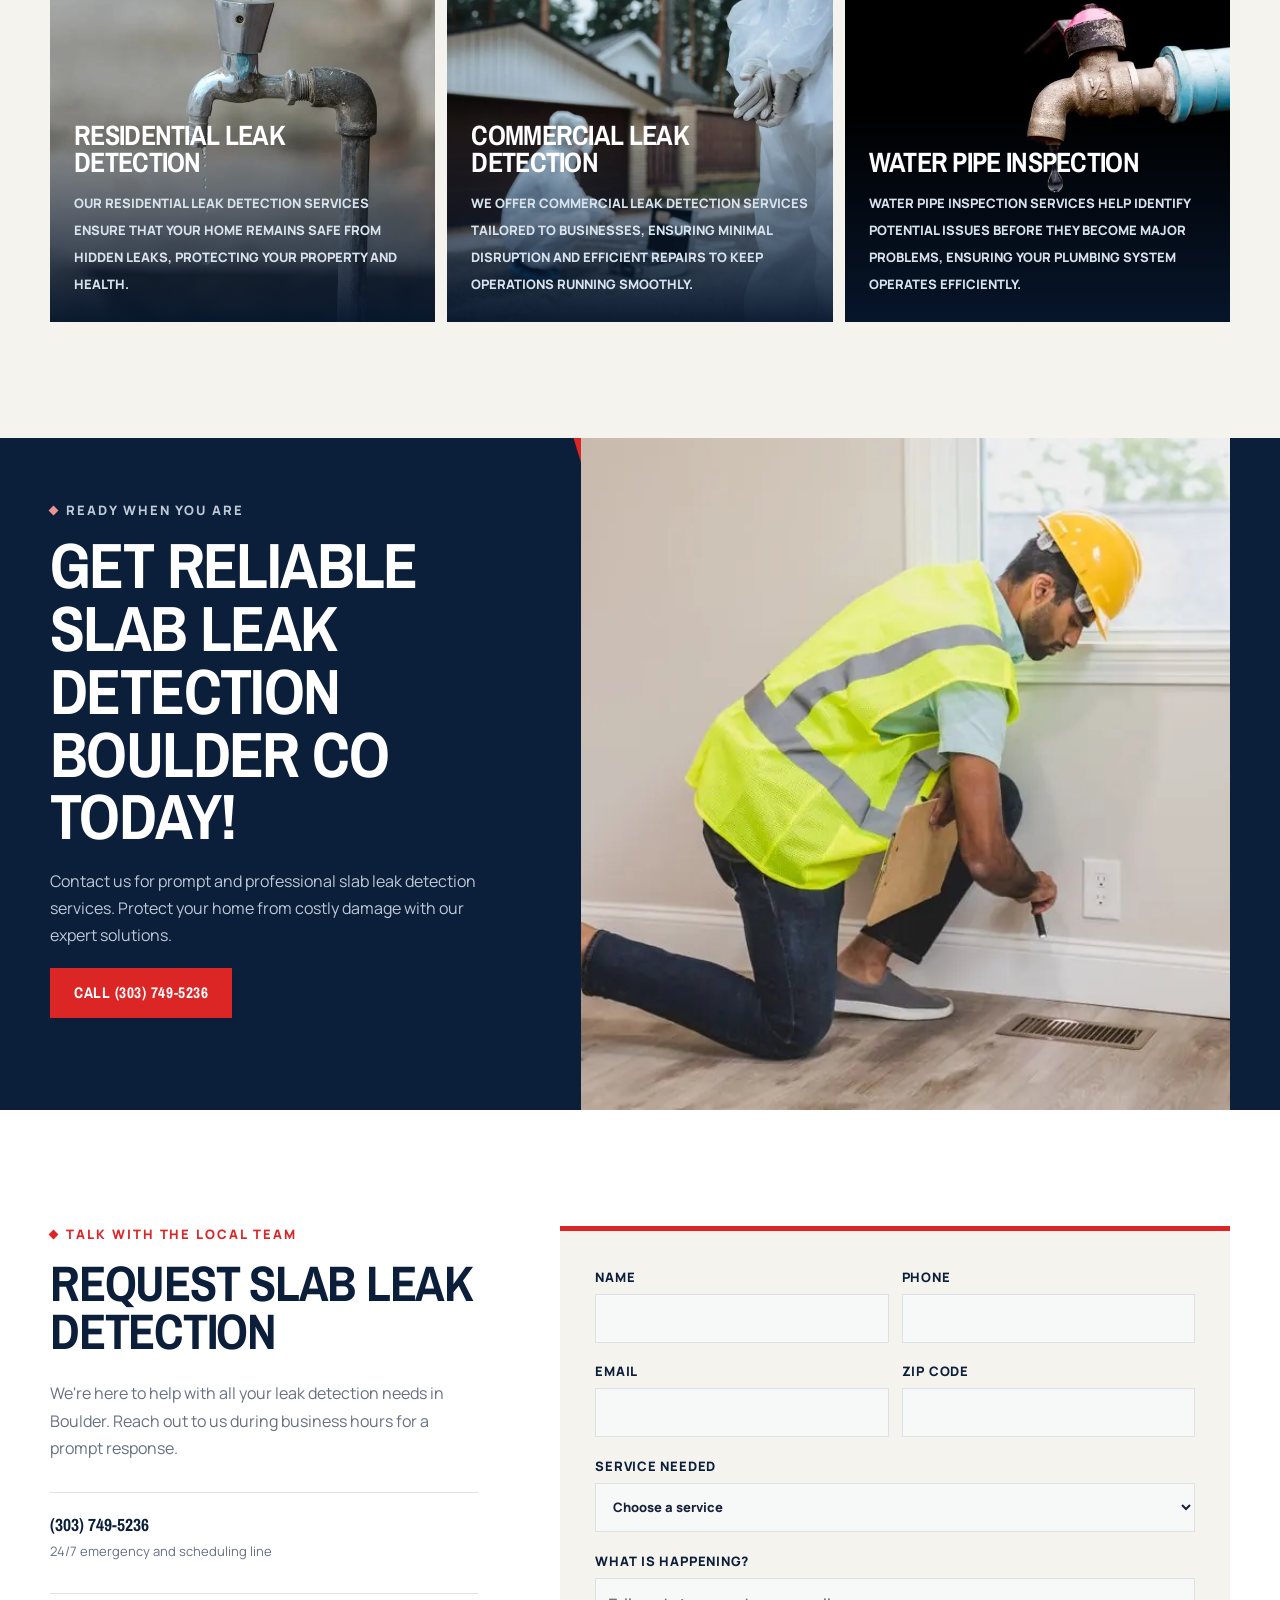
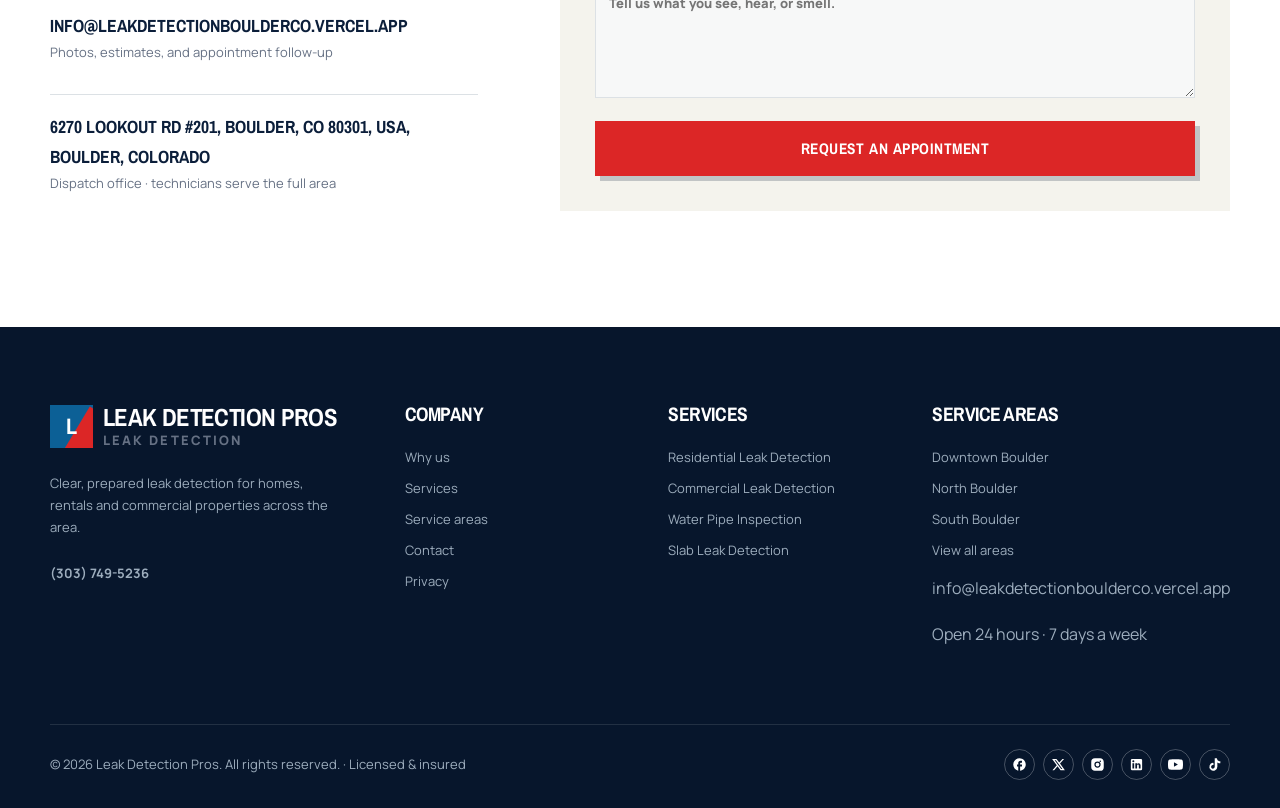
<file: slab-leak-detection.html>
<!doctype html>
<html lang="en" class="scroll-smooth">
  <head>
    <meta charset="UTF-8" />
    <meta name="viewport" content="width=device-width, initial-scale=1.0" />
    <title>Slab Leak Detection Boulder | Slab Leak Services in Boulder</title>
    <meta name="description" content="slab leak detection Boulder CO is essential for homeowners facing hidden leaks. Our slab leak services Boulder ensure prompt and effective solutions.">
    <meta name="robots" content="index, follow">
    <link rel="canonical" href="https://leakdetectionboulderco.vercel.app/slab-leak-detection">
    
    <script type="application/ld+json">
{
  "@context": "https://schema.org",
  "@type": "Service",
  "@id": "https://leakdetectionboulderco.vercel.app/slab-leak-detection#service",
  "name": "Slab Leak Detection",
  "url": "https://leakdetectionboulderco.vercel.app/slab-leak-detection",
  "provider": {
    "@type": "LocalBusiness",
    "@id": "https://leakdetectionboulderco.vercel.app/#localbusiness",
    "name": "Leak Detection Pros",
    "telephone": "(303) 749-5236"
  },
  "areaServed": {
    "@type": "AdministrativeArea",
    "name": "Downtown Boulder"
  },
  "offers": {
    "@type": "Offer",
    "url": "https://leakdetectionboulderco.vercel.app/slab-leak-detection",
    "availability": "https://schema.org/InStock"
  }
}
</script>
<script type="application/ld+json">
{
  "@context": "https://schema.org",
  "@type": "LocalBusiness",
  "@id": "https://leakdetectionboulderco.vercel.app/#localbusiness",
  "name": "Leak Detection Pros",
  "telephone": "(303) 749-5236"
}
</script>
<script type="application/ld+json">
{
  "@context": "https://schema.org",
  "@type": "FAQPage",
  "mainEntity": [
    {
      "@type": "Question",
      "name": "What is slab leak detection and how much does it cost in Boulder?",
      "acceptedAnswer": {
        "@type": "Answer",
        "text": "Slab leak detection typically costs between $200 and $600 in Boulder, depending on the complexity of the leak. This service involves identifying leaks under your foundation using specialized equipment."
      }
    },
    {
      "@type": "Question",
      "name": "What are the signs of a slab leak in Boulder?",
      "acceptedAnswer": {
        "@type": "Answer",
        "text": "Signs of a slab leak include damp spots on floors, increased water bills, and the sound of running water when no taps are in use. If you notice these signs, it's crucial to call for slab leak services Boulder."
      }
    },
    {
      "@type": "Question",
      "name": "How to choose a slab leak detection service in Boulder?",
      "acceptedAnswer": {
        "@type": "Answer",
        "text": "When selecting a slab leak detection service in Boulder, look for licensed professionals with proven track record, advanced detection equipment, and transparent pricing. Experience is also key."
      }
    },
    {
      "@type": "Question",
      "name": "How long does slab leak detection take?",
      "acceptedAnswer": {
        "@type": "Answer",
        "text": "Typically, slab leak detection in Boulder takes between 1 to 3 hours, depending on the size of your home and the complexity of the plumbing system."
      }
    }
  ]
}
</script>
    <script type="application/ld+json">
{
  "@context": "https://schema.org",
  "@type": "BreadcrumbList",
  "itemListElement": [
    {
      "@type": "ListItem",
      "position": 1,
      "name": "Home",
      "item": "https://leakdetectionboulderco.vercel.app/"
    },
    {
      "@type": "ListItem",
      "position": 2,
      "name": "Services",
      "item": "https://leakdetectionboulderco.vercel.app/services"
    },
    {
      "@type": "ListItem",
      "position": 3,
      "name": "Slab Leak Detection",
      "item": "https://leakdetectionboulderco.vercel.app/slab-leak-detection"
    }
  ]
}
</script>
    <link rel="icon" href="data:image/svg+xml,%3Csvg%20xmlns=%27http://www.w3.org/2000/svg%27%20viewBox=%270%200%2032%2032%27%3E%3Crect%20width=%2732%27%20height=%2732%27%20fill=%27%230b1e3a%27/%3E%3Crect%20x=%2719%27%20y=%2719%27%20width=%2713%27%20height=%2713%27%20fill=%27%23DC2626%27/%3E%3Ctext%20x=%2714%27%20y=%2723%27%20font-family=%27Arial,sans-serif%27%20font-size=%2719%27%20font-weight=%27700%27%20fill=%27%23ffffff%27%20text-anchor=%27middle%27%3EL%3C/text%3E%3C/svg%3E" type="image/svg+xml" />
    <link rel="preload" as="image" href="assets/images/gen/leak-detection-pros-technician-at-work-5cbe73a4.webp" fetchpriority="high" />
    <meta name="theme-color" content="#0b1e3a" />
    <link rel="preconnect" href="https://fonts.googleapis.com" />
    <link rel="preconnect" href="https://fonts.gstatic.com" crossorigin />
    <link rel="preload" as="style" href="https://fonts.googleapis.com/css2?family=Archivo+Narrow:wght@600;700&family=Manrope:wght@400;500;600;700;800&display=swap" />
    <link rel="stylesheet" href="https://fonts.googleapis.com/css2?family=Archivo+Narrow:wght@600;700&family=Manrope:wght@400;500;600;700;800&display=swap" media="print" onload="this.media='all'" />
    <link rel="stylesheet" href="assets/global.css" />
    <noscript><link rel="stylesheet" href="https://fonts.googleapis.com/css2?family=Archivo+Narrow:wght@600;700&family=Manrope:wght@400;500;600;700;800&display=swap" /><style>[data-sal]{opacity:1 !important;transform:none !important;}</style></noscript>
  <!--rl-leads--><script>window.__RL_LEADS={siteId:"6aad7556c2e1089cd0b02207",apiBase:"https://ranklocal.cc",turnstileSiteKey:""};</script><script>
(function(){
  function cfg(){
    var c=window.__RL_LEADS||{};
    var base=String(c.apiBase||''); var siteId=String(c.siteId||'');
    if(base.indexOf('http')!==0) return null;
    if(!siteId||siteId.indexOf('{{')!==-1) return null;
    var key=String(c.turnstileSiteKey||''); if(key.indexOf('{{')!==-1) key='';
    while(base.length&&base.charAt(base.length-1)==='/') base=base.slice(0,-1);
    return {apiBase:base,siteId:siteId,ts:key};
  }
  var C=cfg(); if(!C) return;
  var TS={loading:false,loaded:false,q:[]};
  function loadTs(cb){
    if(TS.loaded&&window.turnstile) return cb();
    TS.q.push(cb); if(TS.loading) return; TS.loading=true;
    window.__rlTsReady=function(){TS.loaded=true;TS.q.forEach(function(f){f();});TS.q=[];};
    var s=document.createElement('script');
    s.src='https://challenges.cloudflare.com/turnstile/v0/api.js?onload=__rlTsReady&render=explicit';
    s.async=true; s.defer=true; document.head.appendChild(s);
  }
  function mountTs(form){
    if(!C.ts||form.__rlTs) return; form.__rlTs=true;
    var box=document.createElement('div'); box.className='rl-turnstile'; box.style.margin='10px 0';
    var sb=form.querySelector('button[type=submit],input[type=submit]');
    if(sb&&sb.parentNode) sb.parentNode.insertBefore(box,sb); else form.appendChild(box);
    loadTs(function(){ try{ window.turnstile.render(box,{sitekey:C.ts,size:'flexible'}); }catch(e){} });
  }
  function ensureHp(form){
    if(form.querySelector('[name=_hp]')) return;
    var i=document.createElement('input'); i.type='text'; i.name='_hp'; i.tabIndex=-1;
    i.setAttribute('autocomplete','off'); i.setAttribute('aria-hidden','true');
    i.style.cssText='position:absolute;left:-9999px;width:1px;height:1px;opacity:0;pointer-events:none';
    form.appendChild(i);
  }
  function setup(){
    var forms=document.querySelectorAll('form[data-rl-lead]');
    for(var i=0;i<forms.length;i++){ (function(f){
      ensureHp(f);
      if(C.ts){ f.addEventListener('focusin',function(){mountTs(f);},{once:true}); }
    })(forms[i]); }
  }
  if(document.readyState==='loading') document.addEventListener('DOMContentLoaded',setup); else setup();
  document.addEventListener('submit',function(e){
    var f=e.target;
    if(!f||!f.matches||!f.matches('form[data-rl-lead]')) return;
    var hp=f.querySelector('[name=_hp]'); if(hp&&hp.value) return;
    var data={}; var els=f.querySelectorAll('input,textarea,select');
    for(var i=0;i<els.length;i++){ var el=els[i]; var n=el.name;
      if(!n||n==='_hp'||n==='cf-turnstile-response') continue; data[n]=el.value; }
    data.pageUrl=window.location.href;
    var tok=f.querySelector('[name=cf-turnstile-response]'); if(tok&&tok.value) data.turnstileToken=tok.value;
    try{ fetch(C.apiBase+'/api/leads/'+encodeURIComponent(C.siteId),{method:'POST',headers:{'Content-Type':'application/json'},body:JSON.stringify(data),keepalive:true}).catch(function(){}); }catch(_e){}
  },true);
})();
</script>
</head>
  <body id="top">
    <a class="skip-link" href="#main-content">Skip to content</a>
    
<div id="navbar-container">
  <header class="site-header">
    <div class="utility-bar">
      <div class="shell utility-inner">
        <p><span class="live-dot"></span>Dispatch is open &middot; same-day appointments available</p>
        <div><span>Licensed &amp; insured</span><span>Serving Boulder, Colorado</span></div>
      </div>
    </div>
    <div class="shell main-nav">
      <a class="brand" href="/" aria-label="Leak Detection Pros home">
        <span class="brand-mark"><b>L</b></span>
        <span>Leak Detection Pros<small>LEAK DETECTION</small></span>
      </a>
      <button class="nav-toggle" type="button" aria-expanded="false" aria-controls="primary-navigation">
        <span></span><span></span><span></span><b class="sr-only">Toggle menu</b>
      </button>
      <nav class="nav-links" id="primary-navigation" aria-label="Primary navigation">
        <a href="/">Home</a>
        <a href="services">Services</a>
        <a href="about">About</a>
        <a href="locations">Service areas</a>
        
        <a href="contact">Contact</a>
      </nav>
      <div class="nav-actions">
        <a class="nav-phone" href="tel:3037495236"><small>24/7 dispatch</small>(303) 749-5236</a>
        <a class="button button-small" href="tel:3037495236">Get an estimate</a>
      </div>
    </div>
  </header>
</div>
    <main id="main-content">
      
<div id="hero-container">
  <section class="inner-hero">
    <div class="inner-hero-photo" data-media-slot="banner-Slab Leak Detection"><img src="assets/images/gen/leak-detection-pros-technician-at-work-5cbe73a4.webp" alt="Slab Leak Detection" /></div>
    <div class="shell inner-hero-grid">
      <div class="inner-hero-copy" data-sal="slide-up" data-sal-duration="600">
        <div class="breadcrumbs"><a href="/">Home</a><span>/</span><a href="services">Services</a><span>/</span><span>Slab Leak Detection</span></div>
        <p class="eyebrow eyebrow-light">Expert slab leak services Boulder for your peace of mind</p>
        <h1>slab leak detection Boulder CO</h1>
        <p>slab leak detection Boulder CO is crucial for identifying hidden leaks that can cause extensive damage. Our slab leak services Boulder provide timely and effective solutions to protect your home.</p>
        <div class="hero-facts"><span>Live dispatcher</span><span>Upfront options</span><span>Backed workmanship</span></div>
        <div class="hero-actions">
          <a class="button" href="tel:3037495236">Request service <span>&#8594;</span></a>
          <a class="button button-outline" href="tel:3037495236">Call (303) 749-5236</a>
        </div>
      </div>
    </div>
  </section>
</div>
      
  <div id="quick-strip-container">
    <section class="quick-strip">
      <div class="shell quick-strip-grid">
        <article><strong>Call first</strong><span>Live triage can help before arrival</span></article>
        <article><strong>Safety before speed</strong><span>Risks assessed before work begins</span></article>
        <article><strong>Diagnose the cause</strong><span>We trace the source, not just the symptom</span></article>
        <article><strong>Approve the repair</strong><span>Scope and price explained upfront</span></article>
      </div>
    </section>
  </div>
      
  <div id="why-choose-us-container">
    <section class="section" style="background:var(--cream);">
      <div class="shell">
        <div class="section-head"><div><p class="eyebrow">What's included</p><h2>What Our Slab Leak Detection Includes</h2></div><p>Our slab leak detection Boulder CO service includes a comprehensive inspection, leak identification, and detailed repair recommendations. We focus on addressing the root cause of leaks to prevent future issues.</p></div>
        <div class="detail-card-grid">
          <article class="detail-card"><b>01</b><h3>Comprehensive inspection</h3><p>A thorough inspection of your slab foundation using advanced tools to identify potential leaks and assess damage.</p></article><article class="detail-card"><b>02</b><h3>Leak identification</h3><p>Pinpointing the exact location of leaks to minimize disruption during repairs.</p></article><article class="detail-card"><b>03</b><h3>Repair recommendations</h3><p>Providing detailed options for repair solutions, including materials and methods suited for your specific situation.</p></article><article class="detail-card"><b>04</b><h3>Final assessment</h3><p>Conducting a final assessment after repairs to ensure everything is functioning correctly and providing maintenance tips.</p></article>
        </div>
      </div>
    </section>
  </div>
      
  <div id="about-container">
    <section class="section">
      <div class="shell content-grid">
        <div class="content-copy">
          <p class="eyebrow">Service overview</p>
          <h2>Understanding slab leak detection Boulder CO</h2>
          <p class="lede">Slab leak detection Boulder CO is a specialized service that identifies leaks in the plumbing beneath your foundation, often using advanced tools like infrared cameras and acoustic listening devices. This process is vital for preventing severe water damage and mold growth.</p><p>Local Boulder homeowners often face unique challenges due to the region's soil conditions and varying temperatures. Slab leak services Boulder are essential, especially when signs of leaks appear, such as unexplained water bills or damp spots on floors.</p>
          <div class="stat-row"><article><strong>Prevent costly damage</strong><span>Early detection of slab leaks can save homeowners thousands in repairs. Addressing leaks promptly prevents water damage and mold growth, ensuring your property remains safe.</span></article><article><strong>Improve home efficiency</strong><span>By addressing slab leaks, you can enhance your home's overall efficiency. This leads to lower water bills and reduced energy costs, making your home more sustainable.</span></article><article><strong>Increase property value</strong><span>Investing in slab leak detection Boulder CO can enhance your property's value. A well-maintained home with no hidden leaks is more attractive to potential buyers.</span></article></div>
        </div>
        <div class="content-media" data-media-slot="service-overview">
          <img src="assets/images/gen/commercial-leak-detection-0cf3524a.webp" alt="Slab Leak Detection" loading="lazy" />
          <div class="content-media-note"><strong>How we work</strong>We verify the cause, compare realistic options, and confirm the repair before we leave.</div>
        </div>
      </div>
    </section>
  </div>
      
  <div id="service-process-container">
    <section class="section" id="process">
      <div class="shell">
        <div class="section-head"><div><p class="eyebrow">The service timeline</p><h2>Our slab leak detection process</h2></div><p>The process flexes to the condition, but these checkpoints keep decisions clear.</p></div>
        <div class="timeline">
          <article><b>01</b><div><h3>Initial consultation</h3><p>During the initial consultation, our certified technicians assess your home's plumbing system and discuss any concerns you may have regarding potential leaks.</p></div><span>Stage 1</span></article><article><b>02</b><div><h3>Comprehensive inspection</h3><p>Using advanced leak detection equipment, we conduct a thorough inspection of your slab foundation. This includes utilizing infrared cameras and moisture meters to identify hidden leaks.</p></div><span>Stage 2</span></article><article><b>03</b><div><h3>Leak identification</h3><p>Once potential leaks are detected, we pinpoint their exact location. This step is crucial for minimizing disruption during repairs and ensuring effective solutions.</p></div><span>Stage 3</span></article><article><b>04</b><div><h3>Repair recommendations</h3><p>After identifying leaks, we provide detailed recommendations for repairs. Our team discusses options, including epoxy sealants and pipe insulation, to ensure long-lasting solutions.</p></div><span>Stage 4</span></article><article><b>05</b><div><h3>Final walkthrough</h3><p>After repairs are completed, we conduct a final walkthrough to ensure everything is functioning correctly. We also provide maintenance tips to help prevent future leaks.</p></div><span>Stage 5</span></article>
        </div>
      </div>
    </section>
  </div>
      
  <div id="tools-container">
    <section class="section dark-panel" id="methods">
      <div class="shell">
        <div class="section-head light"><div><p class="eyebrow eyebrow-light">Tools &amp; methods</p><h2>Tools and Methods for Slab Leak Detection</h2></div><p>Purpose-built equipment, used by trained technicians, so the job is done accurately the first time.</p></div>
        <div class="equipment-grid">
          <article><b>01</b><h3>Infrared Camera</h3><p>Used to detect temperature differences in walls and floors, identifying hidden leaks.</p></article><article><b>02</b><h3>Moisture Meter</h3><p>Measures moisture levels in materials, helping to pinpoint the source of leaks.</p></article><article><b>03</b><h3>Acoustic Listening Devices</h3><p>Amplifies sounds of leaking water, allowing for precise leak location.</p></article><article><b>04</b><h3>LeakTronics Equipment</h3><p>Specialized tools for non-invasive leak detection in plumbing systems.</p></article>
        </div>
      </div>
    </section>
  </div>
      
  <div id="per-service-city-blocks-container">
    <section class="section">
      <div class="shell">
        <div class="section-head"><div><p class="eyebrow">Use cases</p><h2>When to Use Slab Leak Detection</h2></div><p>These examples show how the service framework adapts rather than forcing every call through one repair.</p></div>
        <div class="case-grid">
          <figure data-media-slot="service-use-case"><img src="assets/images/gen/home-prepared-for-service-dd9c71e0.webp" alt="Slab Leak Detection" loading="lazy" /><figcaption><strong>Before and After: Slab Leak Repair</strong><span>Before our service, a homeowner in South Boulder noticed water pooling on their floor, leading to mold growth and damage. &rarr; After our slab leak detection and repair, the homeowner reported no more leaks and saved over $200 on their water bill.</span></figcaption></figure>
          <div class="case-list">
            <article><h3>Before and After: Foundation Stability</h3><p>A North Boulder homeowner experienced cracks in their foundation due to undetected leaks. &rarr; Following our detection service, the leaks were repaired, stabilizing the foundation and restoring peace of mind.</p></article><article><h3>Before and After: Mold Remediation</h3><p>A Downtown Boulder resident found mold in their home caused by a slab leak. &rarr; After our detection and repair services, the mold was eliminated, and the home was restored to a safe environment.</p></article>
          </div>
        </div>
      </div>
    </section>
  </div>
      
  <div id="problems-solved-container">
    <section class="section problems-section" style="background:var(--cream);">
      <div class="shell">
        <div class="section-head"><div><p class="eyebrow">Problems we solve</p><h2>Problems Our Slab Leak Detection Solves</h2></div><p>Our slab leak detection services tackle common issues that can lead to significant damage if left unaddressed.</p></div>
        <div class="problem-grid"><article><span>ISSUE</span><h3>Hidden water damage due to slab leaks</h3><p>Our slab leak detection Boulder CO services identify hidden leaks early, preventing costly damage and ensuring your home remains safe.</p></article><article><span>SYMPTOM</span><h3>Increased water bills</h3><p>We detect leaks quickly, helping you regain control of your water usage and lower your bills.</p></article><article><span>SIGN</span><h3>Foundation instability</h3><p>Our expert team provides timely detection and solutions to protect your foundation from damage.</p></article></div>
      </div>
    </section>
  </div>
      
  <div id="pricing-container">
    <section class="section">
      <div class="shell">
        <div class="section-head"><div><p class="eyebrow">Pricing process</p><h2>Understanding Slab Leak Detection Pricing</h2></div><p style="font-family:var(--heading);font-size:2rem;color:var(--red);text-transform:uppercase;">$200 - $600 depending on scope</p></div>
        <div class="price-path"><article><b>Phase 01</b><h3>Complexity of the leak</h3><p>More complex leaks may require advanced detection methods, increasing the overall cost.</p></article><article><b>Phase 02</b><h3>Accessibility of plumbing</h3><p>If plumbing is difficult to access, additional labor may be necessary, impacting pricing.</p></article><article><b>Phase 03</b><h3>Age of the home</h3><p>Older homes may have outdated plumbing systems, which can complicate leak detection and repair.</p></article></div>
      </div>
    </section>
  </div>
      
  
      
  <div id="faq-container">
    <section class="section faq-section" id="faq">
      <div class="shell faq-grid">
        <div class="faq-aside"><p class="eyebrow">Questions before we arrive</p><h2>Frequently Asked Questions</h2><div data-media-slot="service-faq"><img src="assets/images/gen/slab-leak-detection-bd769e6c.webp" alt="Slab Leak Detection" loading="lazy" /></div><a class="button button-navy" href="tel:3037495236">Call (303) 749-5236</a></div>
        <div class="faq-list"><details open><summary>What is slab leak detection and how much does it cost in Boulder?</summary><p>Slab leak detection typically costs between $200 and $600 in Boulder, depending on the complexity of the leak. This service involves identifying leaks under your foundation using specialized equipment.</p></details><details><summary>What are the signs of a slab leak in Boulder?</summary><p>Signs of a slab leak include damp spots on floors, increased water bills, and the sound of running water when no taps are in use. If you notice these signs, it's crucial to call for slab leak services Boulder.</p></details><details><summary>How to choose a slab leak detection service in Boulder?</summary><p>When selecting a slab leak detection service in Boulder, look for licensed professionals with proven track record, advanced detection equipment, and transparent pricing. Experience is also key.</p></details><details><summary>How long does slab leak detection take?</summary><p>Typically, slab leak detection in Boulder takes between 1 to 3 hours, depending on the size of your home and the complexity of the plumbing system.</p></details></div>
      </div>
    </section>
  </div>
      <!-- RL-AUTO:related-services START -->

  <div id="related-container">
    <section class="section" style="background:var(--cream);">
      <div class="shell">
        <div class="section-head"><div><p class="eyebrow">Related services</p><h2>Related Services</h2></div></div>
        <div class="related-grid"><a class="related-card" href="./residential-leak-detection"><img src="assets/images/gen/water-pipe-inspection-d04cfcc4.webp" alt="Residential Leak Detection" loading="lazy" /><div><h3>Residential Leak Detection</h3><span>Our residential leak detection services ensure that your home remains safe from hidden leaks, protecting your property and health.</span></div></a><a class="related-card" href="./commercial-leak-detection"><img src="assets/images/gen/residential-leak-detection-9fa42fe4.webp" alt="Commercial Leak Detection" loading="lazy" /><div><h3>Commercial Leak Detection</h3><span>We offer commercial leak detection services tailored to businesses, ensuring minimal disruption and efficient repairs to keep operations running smoothly.</span></div></a><a class="related-card" href="./water-pipe-inspection"><img src="assets/images/gen/residential-leak-detection-46c53a9f.webp" alt="Water Pipe Inspection" loading="lazy" /><div><h3>Water Pipe Inspection</h3><span>Water pipe inspection services help identify potential issues before they become major problems, ensuring your plumbing system operates efficiently.</span></div></a></div>
      </div>
    </section>
  </div>
<!-- RL-AUTO:related-services END -->
      
  <div id="cta-container">
    <section class="cta-band">
      <div class="shell cta-grid">
        <div class="cta-copy"><p class="eyebrow eyebrow-light">Ready when you are</p><h2>Get reliable slab leak detection Boulder CO today!</h2><p>Contact us for prompt and professional slab leak detection services. Protect your home from costly damage with our expert solutions.</p><div class="hero-actions"><a class="button" href="tel:3037495236">Call (303) 749-5236</a></div></div>
        <div class="cta-photo" data-media-slot="service-cta"><img src="assets/images/gen/leak-detection-pros-technician-on-site-1895678c.webp" alt="Slab Leak Detection" loading="lazy" /></div>
      </div>
    </section>
  </div>
      
<div id="contact-container">
  <section class="section contact-section" id="contact">
    <div class="shell contact-grid">
      <div class="contact-copy">
        <p class="eyebrow">Talk with the local team</p>
        <h2>Request Slab Leak Detection</h2>
        <p>We're here to help with all your leak detection needs in Boulder. Reach out to us during business hours for a prompt response.</p>
        <div class="contact-details">
          <article><strong><a href="tel:3037495236" style="color:inherit;">(303) 749-5236</a></strong><span>24/7 emergency and scheduling line</span></article>
          <article><strong><a href="mailto:info@leakdetectionboulderco.vercel.app" style="color:inherit;">info@leakdetectionboulderco.vercel.app</a></strong><span>Photos, estimates, and appointment follow-up</span></article>
          <article><strong>6270 Lookout Rd #201, Boulder, CO 80301, USA, Boulder, Colorado</strong><span>Dispatch office &middot; technicians serve the full area</span></article>
        </div>
      </div>
      <form class="contact-form" id="contact-form" data-rl-lead><input type="text" name="_hp" tabindex="-1" autocomplete="off" class="rl-hp" aria-hidden="true" />
        <label><span>Name</span><input type="text" name="name" required /></label>
        <label><span>Phone</span><input type="tel" name="phone" required /></label>
        <label><span>Email</span><input type="email" name="email" /></label>
        <label><span>ZIP code</span><input type="text" name="zip" inputmode="numeric" required /></label>
        <label class="wide"><span>Service needed</span><select name="service" aria-label="Service needed" required><option value="">Choose a service</option><option>Residential Leak Detection</option><option>Commercial Leak Detection</option><option>Water Pipe Inspection</option><option>Slab Leak Detection</option></select></label>
        <label class="wide"><span>What is happening?</span><textarea name="message" placeholder="Tell us what you see, hear, or smell."></textarea></label>
        <button class="button wide" type="submit">Request an appointment</button>
        <p class="form-success wide" role="status" aria-live="polite">Thanks — your request is in. Dispatch will contact you shortly.</p>
      </form>
    </div>
  </section>
</div>
    </main>
    
<div id="footer-container">
  <footer class="site-footer">
    <div class="shell">
      <div class="footer-grid">
        <div class="footer-brand">
          <a class="brand" href="/"><span class="brand-mark"><b>L</b></span><span>Leak Detection Pros<small>LEAK DETECTION</small></span></a>
          <p>Clear, prepared leak detection for homes, rentals and commercial properties across the area.</p>
          <p><a href="tel:3037495236" style="color:inherit;font-weight:700;">(303) 749-5236</a></p>
        </div>
        <div>
          <h3>Company</h3>
          <ul>
            <li><a href="about">Why us</a></li>
            <li><a href="services">Services</a></li>
            <li><a href="locations">Service areas</a></li>
            <li><a href="contact">Contact</a></li>
            <li><a href="privacy-policy">Privacy</a></li>
          </ul>
        </div>
        <div>
          <h3>Services</h3>
          <!-- RL-AUTO:footer-services START -->
<ul><li><a href="residential-leak-detection">Residential Leak Detection</a></li><li><a href="commercial-leak-detection">Commercial Leak Detection</a></li><li><a href="water-pipe-inspection">Water Pipe Inspection</a></li><li><a href="slab-leak-detection">Slab Leak Detection</a></li></ul>
<!-- RL-AUTO:footer-services END -->
        </div>
        <div>
          <h3>Service areas</h3>
          <!-- RL-AUTO:footer-locations START -->
<ul><li><a href="leak-detection-downtown-boulder">Downtown Boulder</a></li><li><a href="leak-detection-north-boulder">North Boulder</a></li><li><a href="leak-detection-south-boulder">South Boulder</a></li><li><a href="locations">View all areas</a></li></ul>
<!-- RL-AUTO:footer-locations END -->
          <p style="margin-top:14px;"><a href="mailto:info@leakdetectionboulderco.vercel.app" style="color:inherit;">info@leakdetectionboulderco.vercel.app</a></p>
          <p>Open 24 hours &middot; 7 days a week</p>
        </div>
      </div>
      <div class="footer-bottom">
        <p>&copy; 2026 Leak Detection Pros. All rights reserved. &middot; Licensed &amp; insured</p>
        <div class="socials" data-social-links><a href="#" data-social="facebook" aria-label="Facebook"><svg width="15" height="15" viewBox="0 0 24 24" fill="currentColor"><path d="M22 12c0-5.52-4.48-10-10-10S2 6.48 2 12c0 4.84 3.44 8.87 8 9.8V15H8v-3h2V9.5C10 7.57 11.57 6 13.5 6H16v3h-2c-.55 0-1 .45-1 1v2h3v3h-3v6.95c5.05-.5 9-4.76 9-9.95"/></svg></a><a href="#" data-social="x" aria-label="X (Twitter)"><svg width="15" height="15" viewBox="0 0 24 24" fill="currentColor"><path d="M10.488 14.651L15.25 21h7l-7.858-10.478L20.93 3h-2.65l-5.117 5.886L8.75 3h-7l7.51 10.015L2.32 21h2.65zM16.25 19L5.75 5h2l10.5 14z"/></svg></a><a href="#" data-social="instagram" aria-label="Instagram"><svg width="15" height="15" viewBox="0 0 24 24" fill="currentColor"><path d="M7.8 2h8.4C19.4 2 22 4.6 22 7.8v8.4a5.8 5.8 0 0 1-5.8 5.8H7.8C4.6 22 2 19.4 2 16.2V7.8A5.8 5.8 0 0 1 7.8 2m8.65 3.5a1.25 1.25 0 1 0 0 2.5 1.25 1.25 0 0 0 0-2.5M12 7a5 5 0 1 0 0 10 5 5 0 0 0 0-10m0 2a3 3 0 1 1 0 6 3 3 0 0 1 0-6"/></svg></a><a href="#" data-social="linkedin" aria-label="LinkedIn"><svg width="15" height="15" viewBox="0 0 24 24" fill="currentColor"><path d="M19 3a2 2 0 0 1 2 2v14a2 2 0 0 1-2 2H5a2 2 0 0 1-2-2V5a2 2 0 0 1 2-2zm-.5 15.5v-5.3a3.26 3.26 0 0 0-3.26-3.26c-.85 0-1.84.52-2.32 1.3v-1.11h-2.79v8.37h2.79v-4.93c0-.77.62-1.4 1.39-1.4a1.4 1.4 0 0 1 1.4 1.4v4.93zM6.88 8.56a1.68 1.68 0 1 0 0-3.37 1.69 1.69 0 0 0 0 3.37m1.39 9.94v-8.37H5.5v8.37z"/></svg></a><a href="#" data-social="youtube" aria-label="YouTube"><svg width="15" height="15" viewBox="0 0 24 24" fill="currentColor"><path d="M23.5 6.19a3.02 3.02 0 0 0-2.12-2.14C19.5 3.55 12 3.55 12 3.55s-7.5 0-9.38.5A3.02 3.02 0 0 0 .5 6.19C0 8.07 0 12 0 12s0 3.93.5 5.81a3.02 3.02 0 0 0 2.12 2.14c1.88.5 9.38.5 9.38.5s7.5 0 9.38-.5a3.02 3.02 0 0 0 2.12-2.14C24 15.93 24 12 24 12s0-3.93-.5-5.81M9.55 15.57V8.43L15.82 12z"/></svg></a><a href="#" data-social="tiktok" aria-label="TikTok"><svg width="15" height="15" viewBox="0 0 24 24" fill="currentColor"><path d="M19.59 6.69a4.83 4.83 0 0 1-3.77-4.25V2h-3.45v13.67a2.89 2.89 0 0 1-5.2 1.74 2.89 2.89 0 0 1 2.31-4.64 2.93 2.93 0 0 1 .88.13V9.4a6.84 6.84 0 0 0-1-.05A6.33 6.33 0 0 0 5.7 20.1a6.34 6.34 0 0 0 10.86-4.43v-7a8.16 8.16 0 0 0 4.77 1.52v-3.4a4.85 4.85 0 0 1-1.74-.1z"/></svg></a></div>
      </div>
    </div>
  </footer>
</div>
    
<div id="sticky-call-button-container">
  <a class="sticky-call" href="tel:3037495236" aria-label="Call us (303) 749-5236"><span><svg viewBox="0 0 24 24" width="17" height="17" fill="currentColor"><path d="M6.6 10.8a15.1 15.1 0 0 0 6.6 6.6l2.2-2.2a1 1 0 0 1 1-.24 11.4 11.4 0 0 0 3.6.58 1 1 0 0 1 1 1V20a1 1 0 0 1-1 1A17 17 0 0 1 3 4a1 1 0 0 1 1-1h3.5a1 1 0 0 1 1 1 11.4 11.4 0 0 0 .58 3.6 1 1 0 0 1-.25 1z"/></svg></span> Call dispatch</a>
</div>
    <script src="assets/js/main.js"></script>
  </body>
</html>
</file>
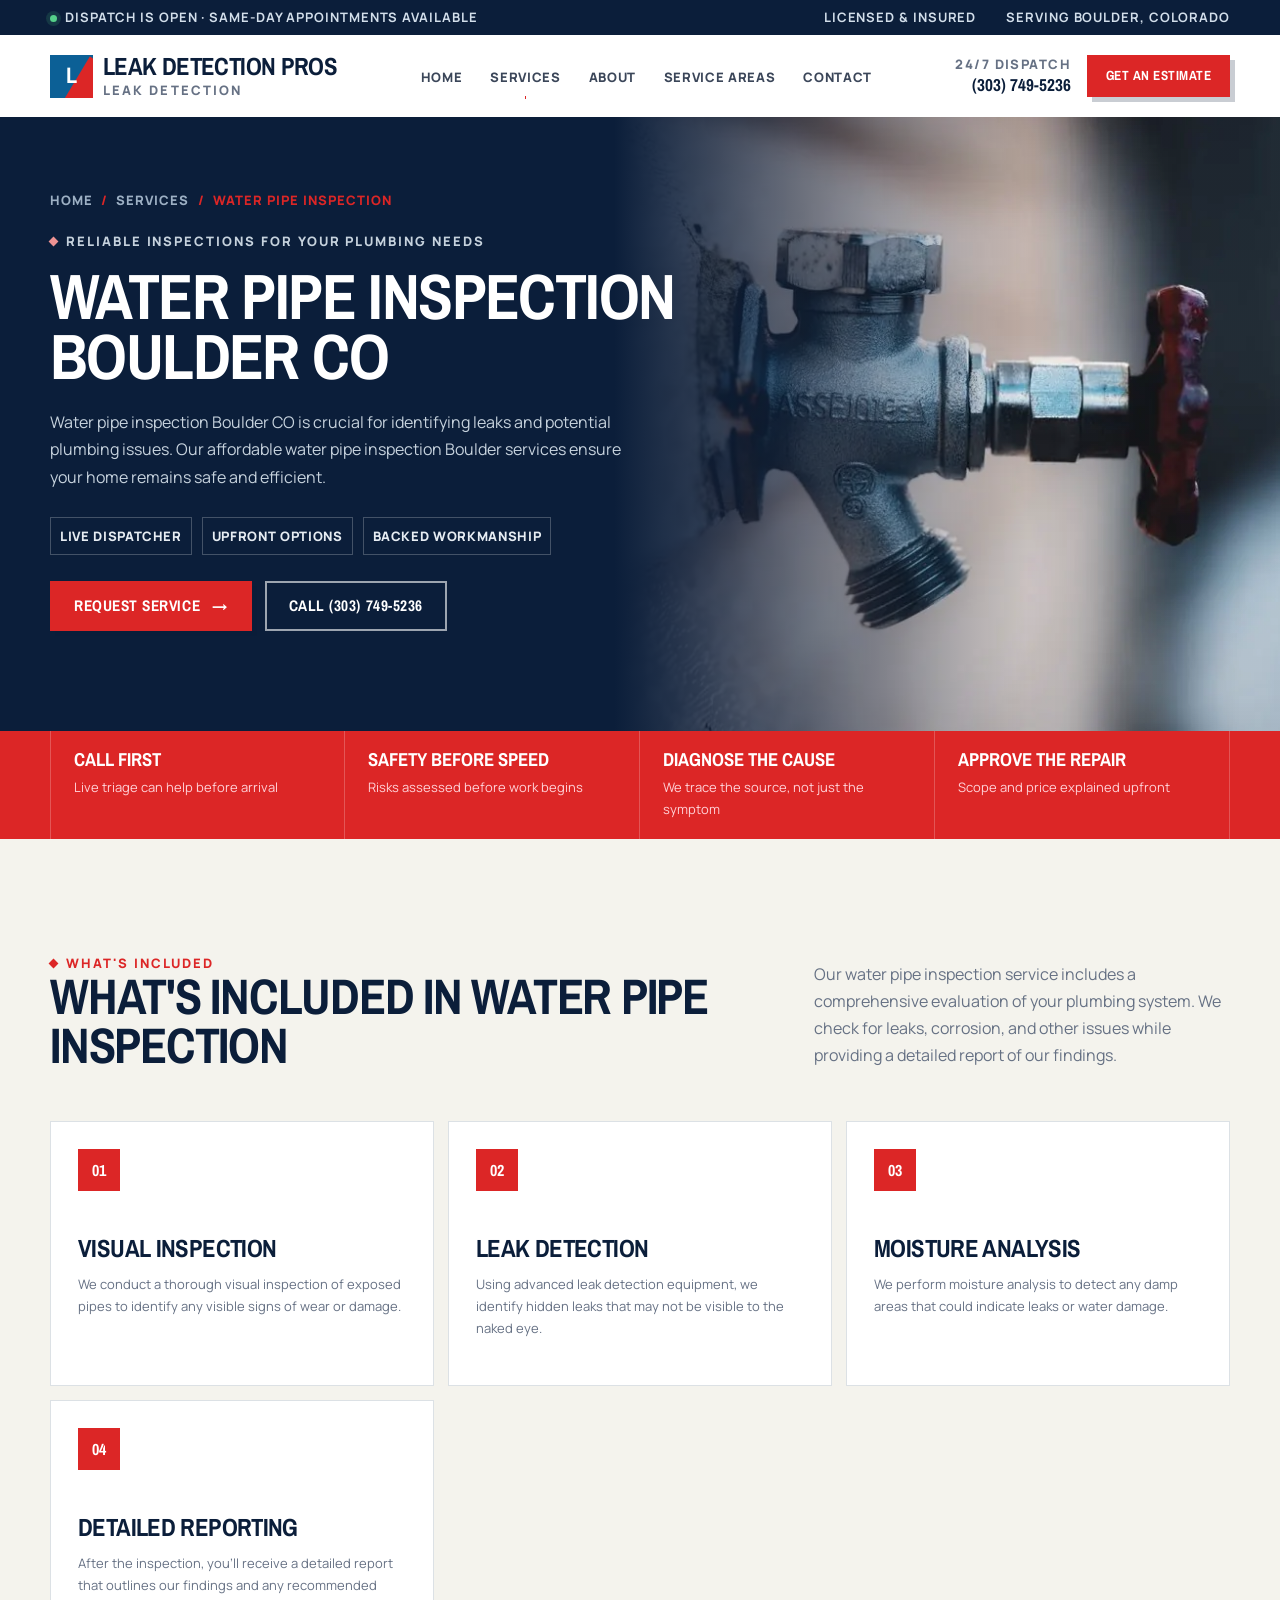
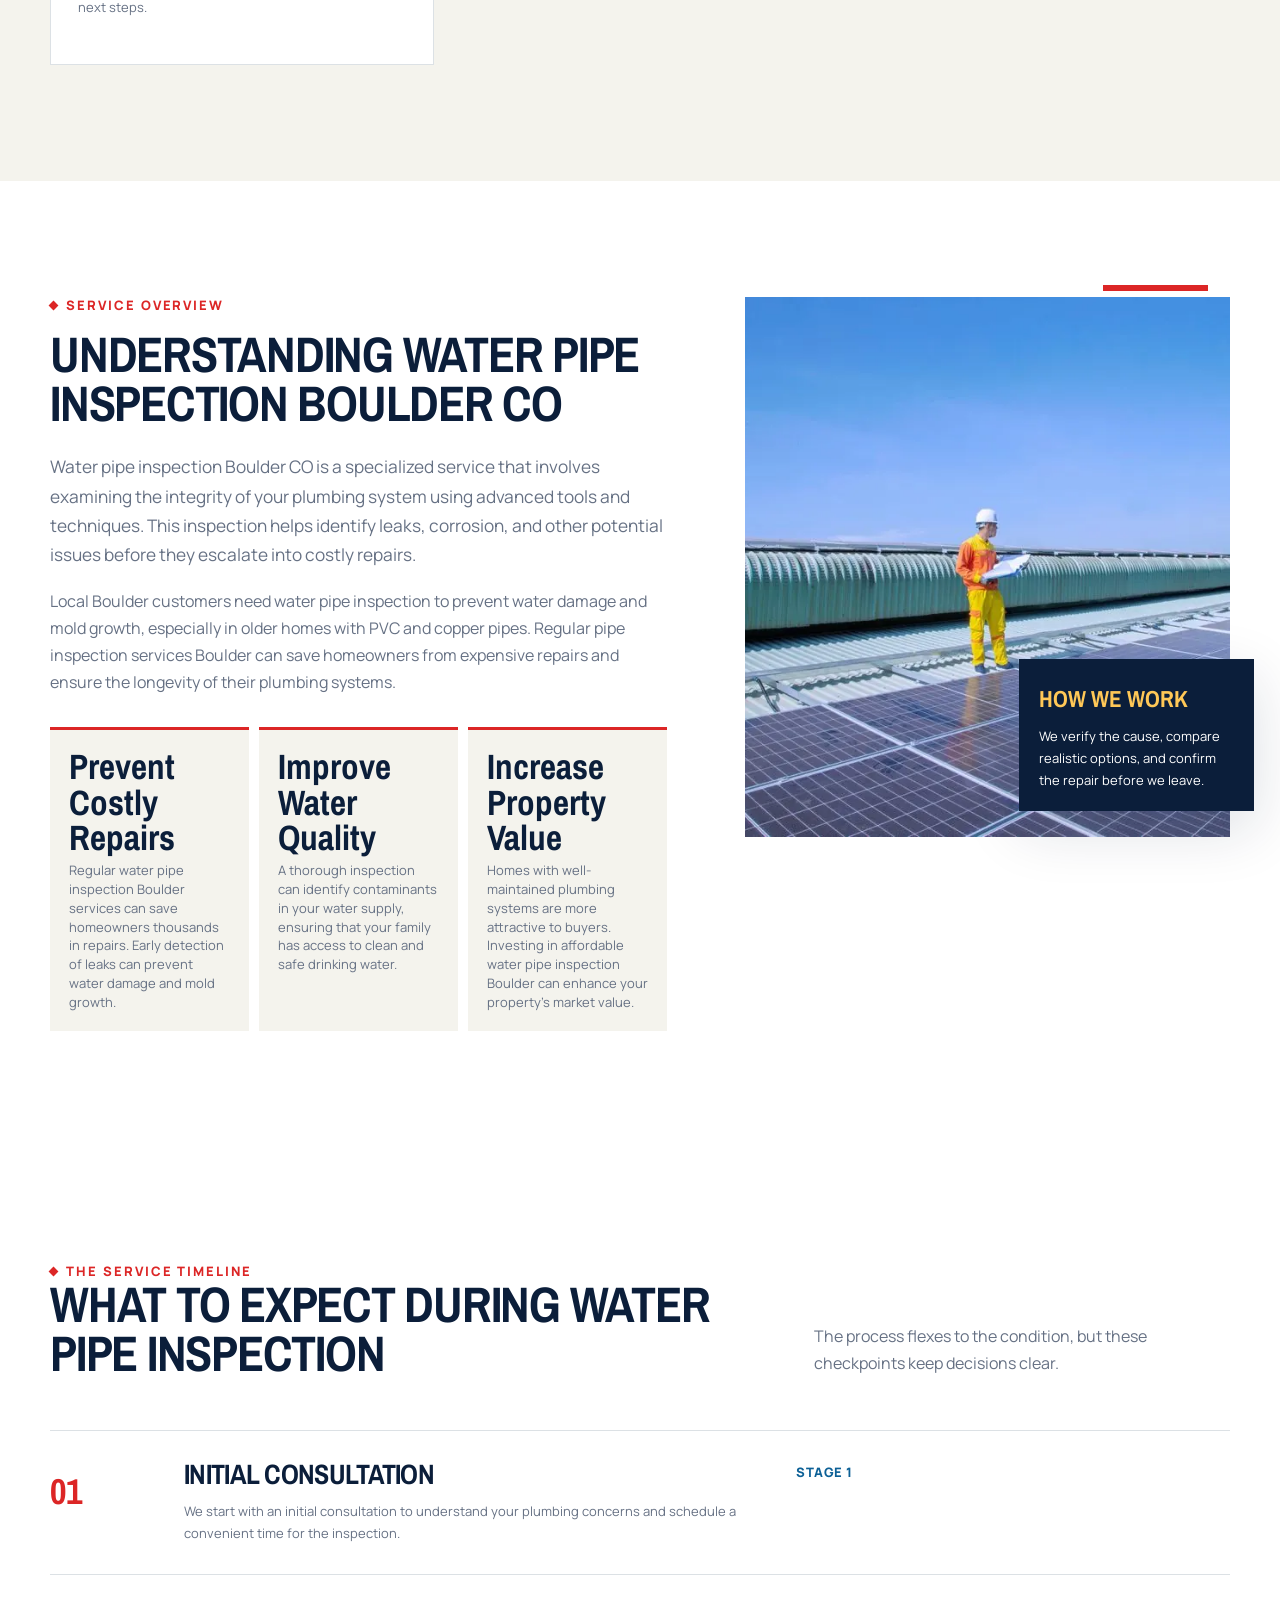
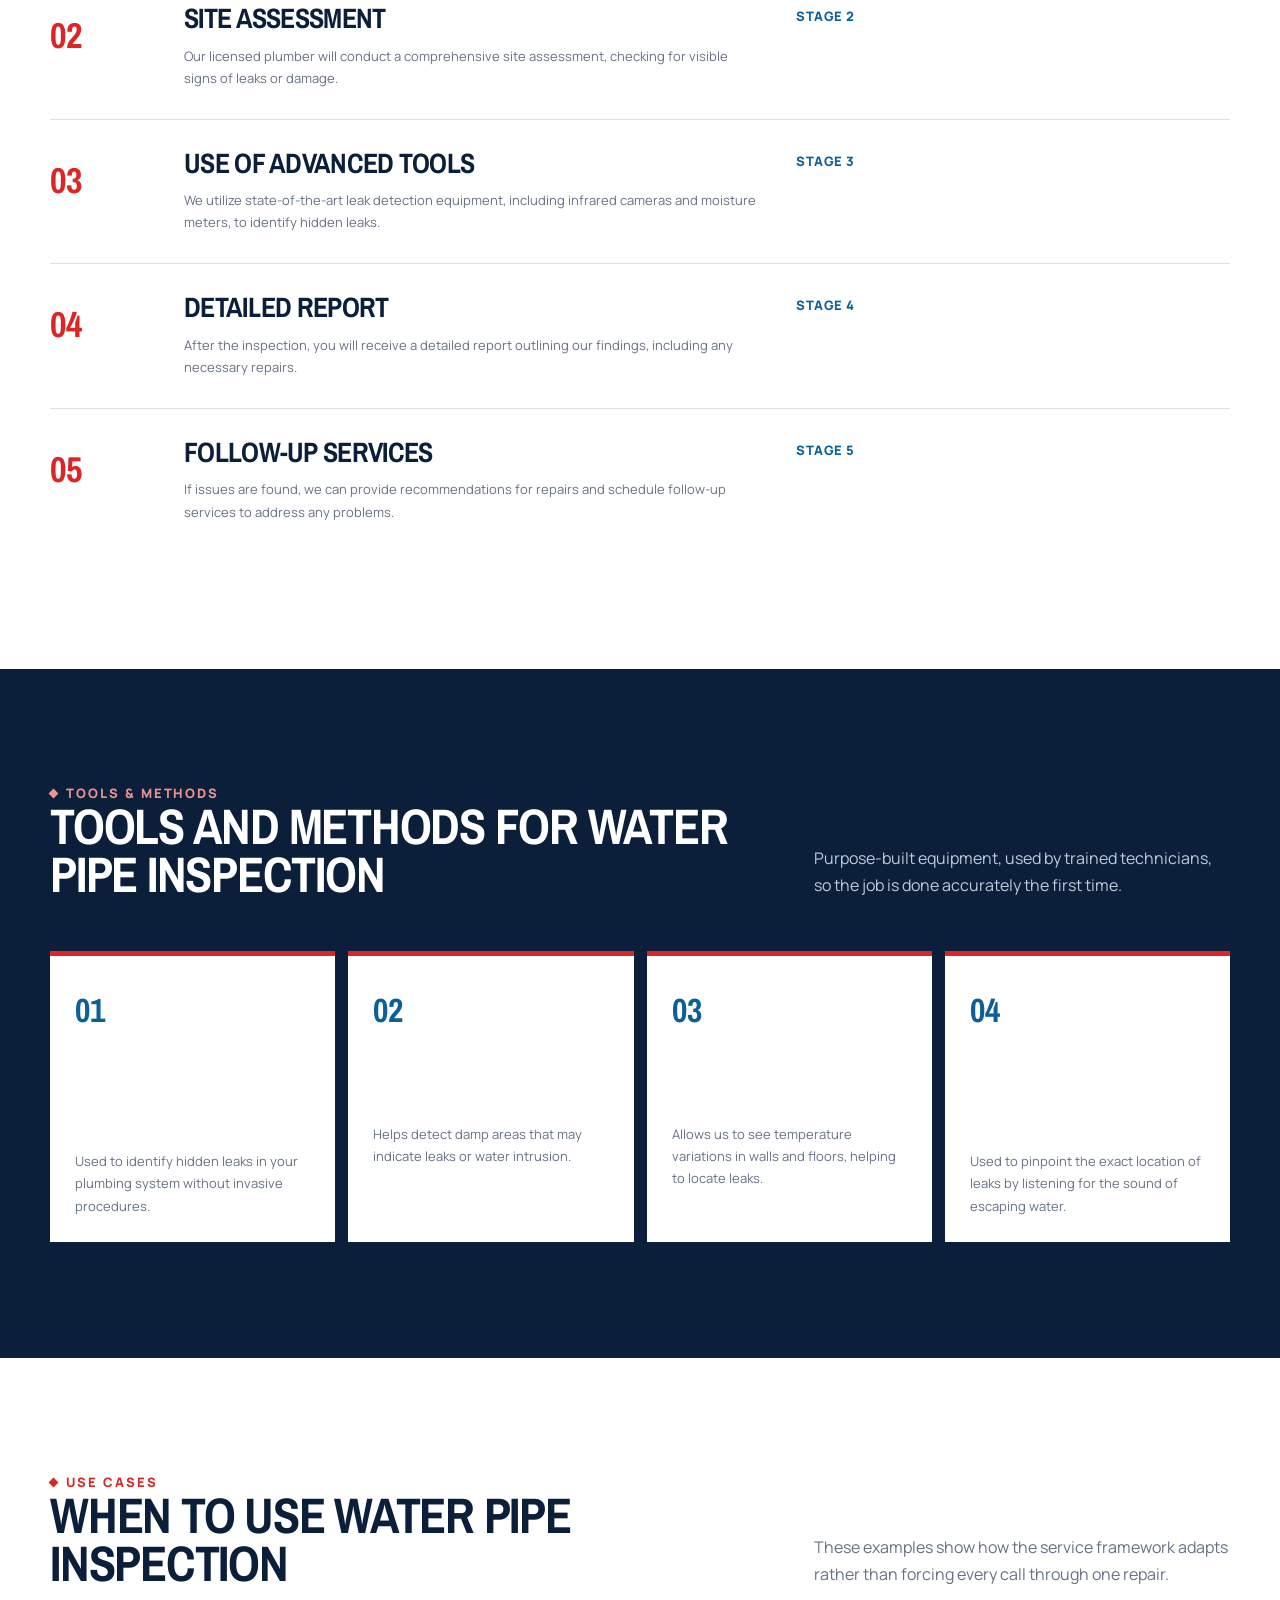
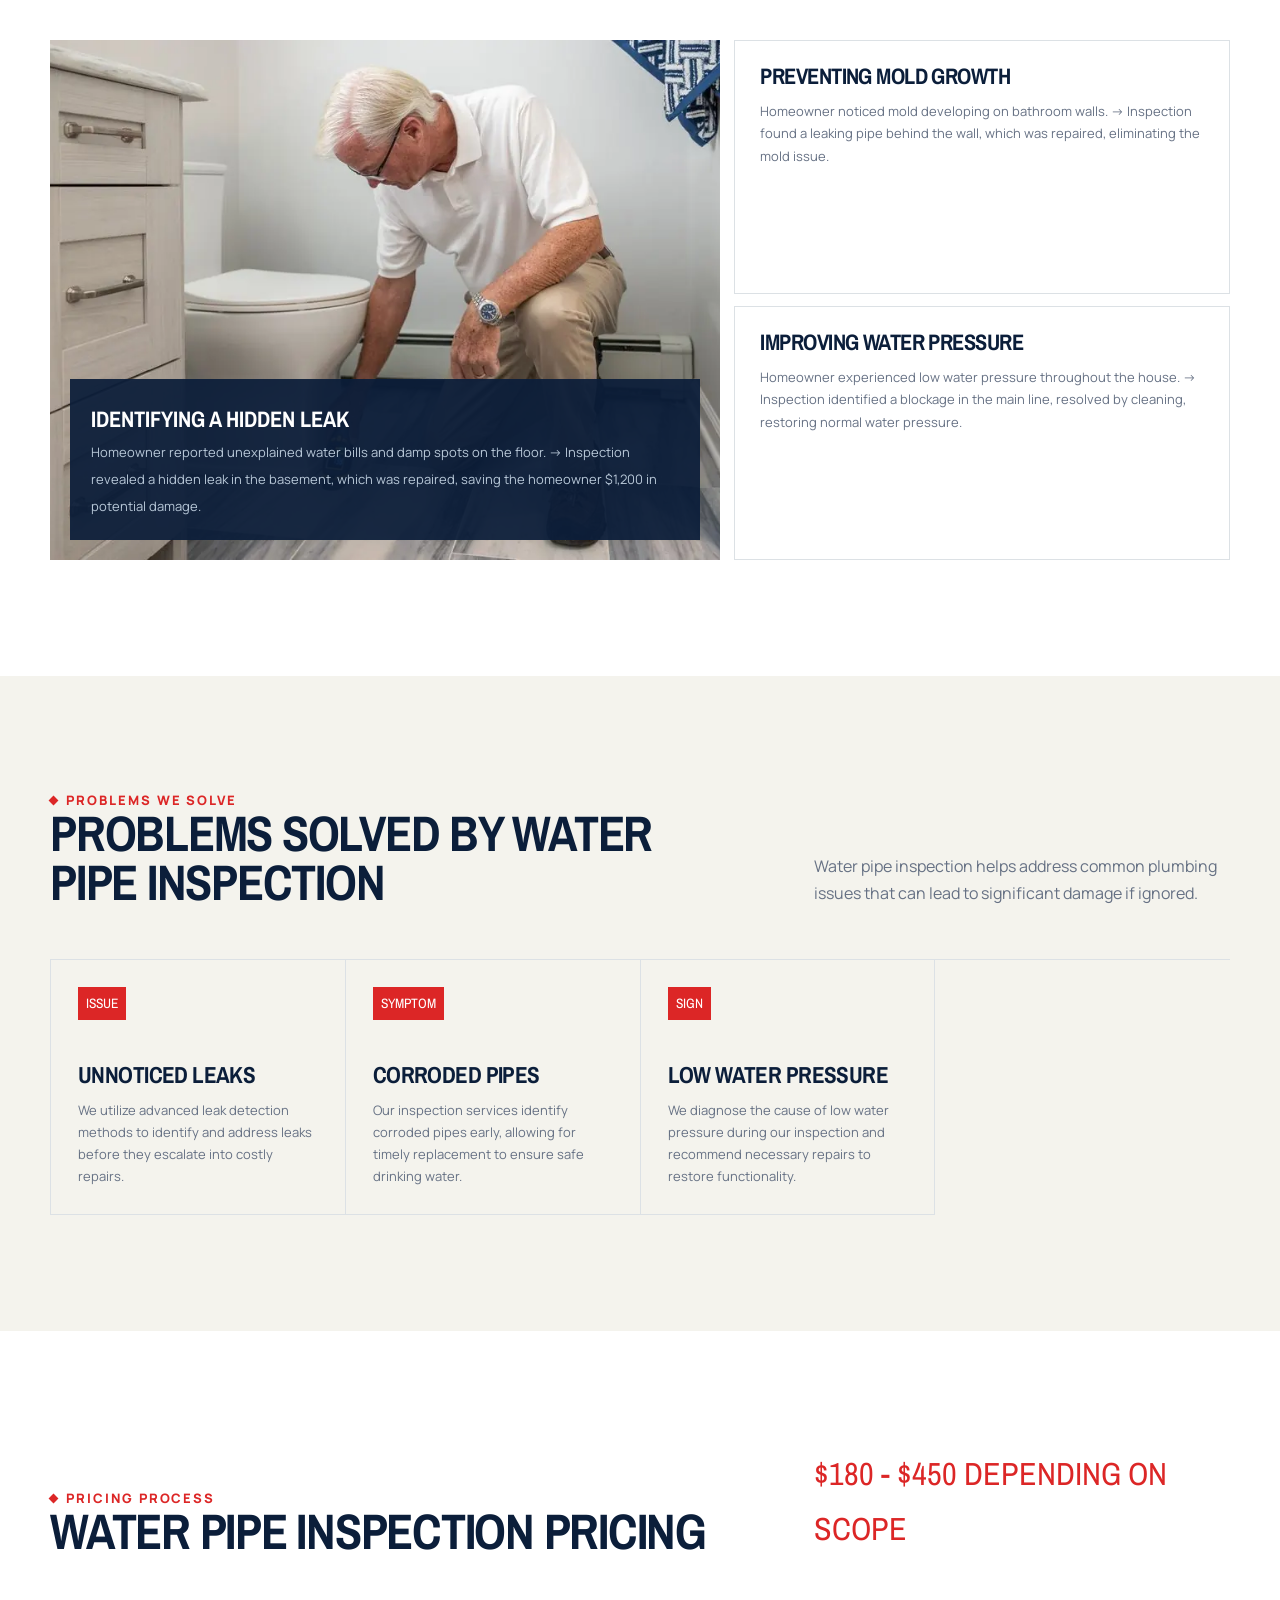
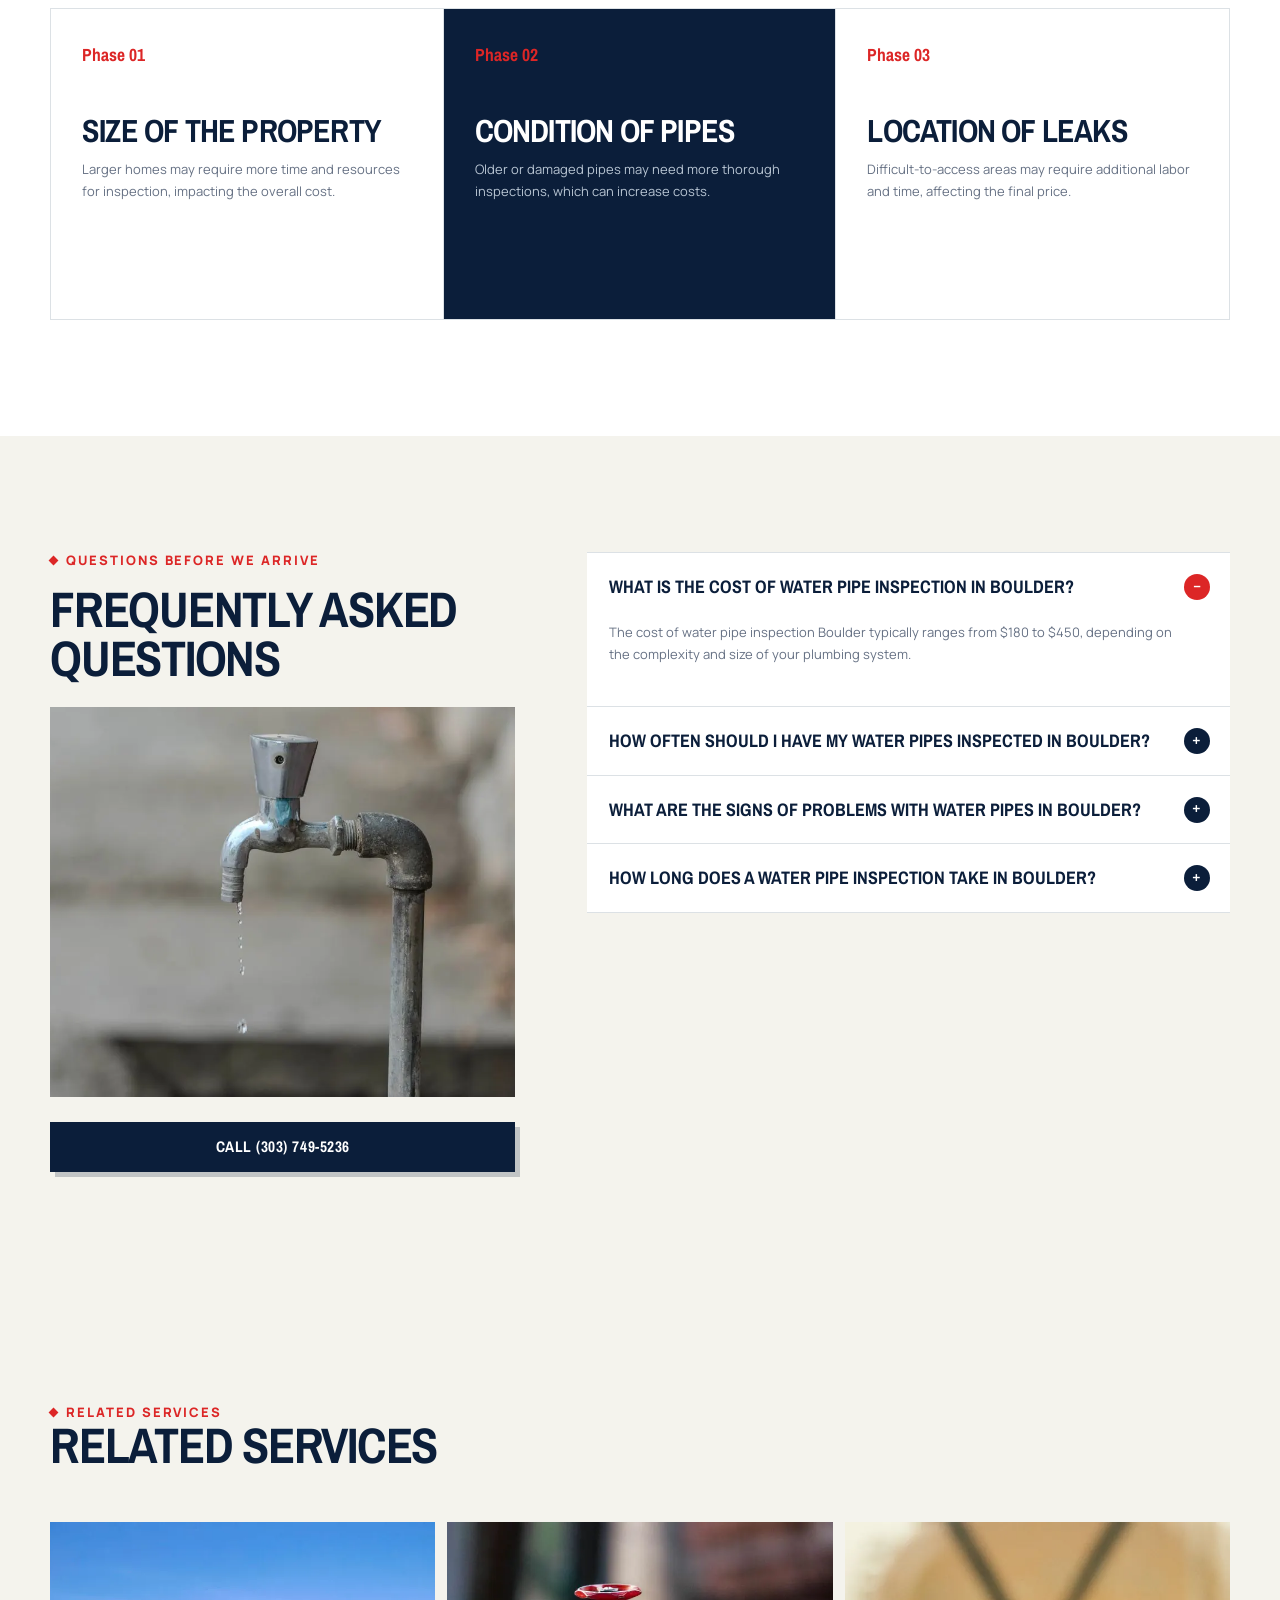
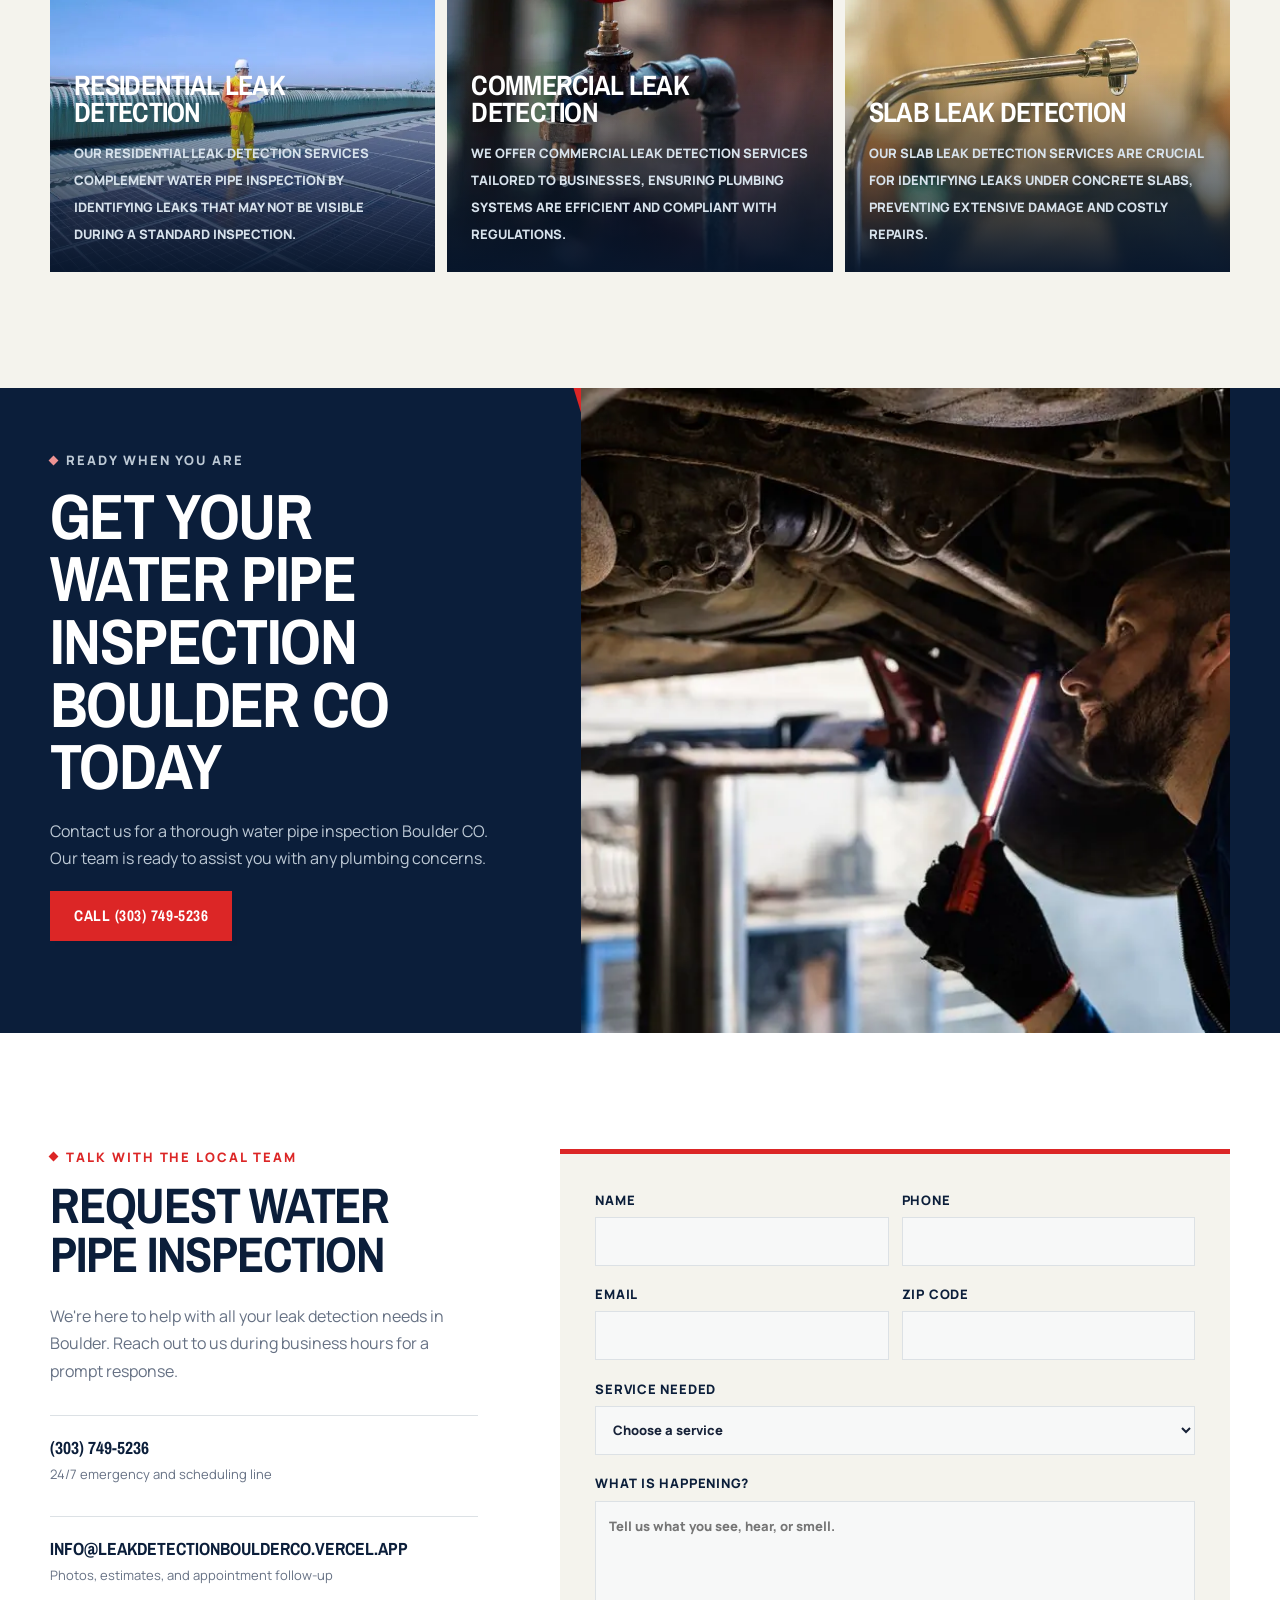
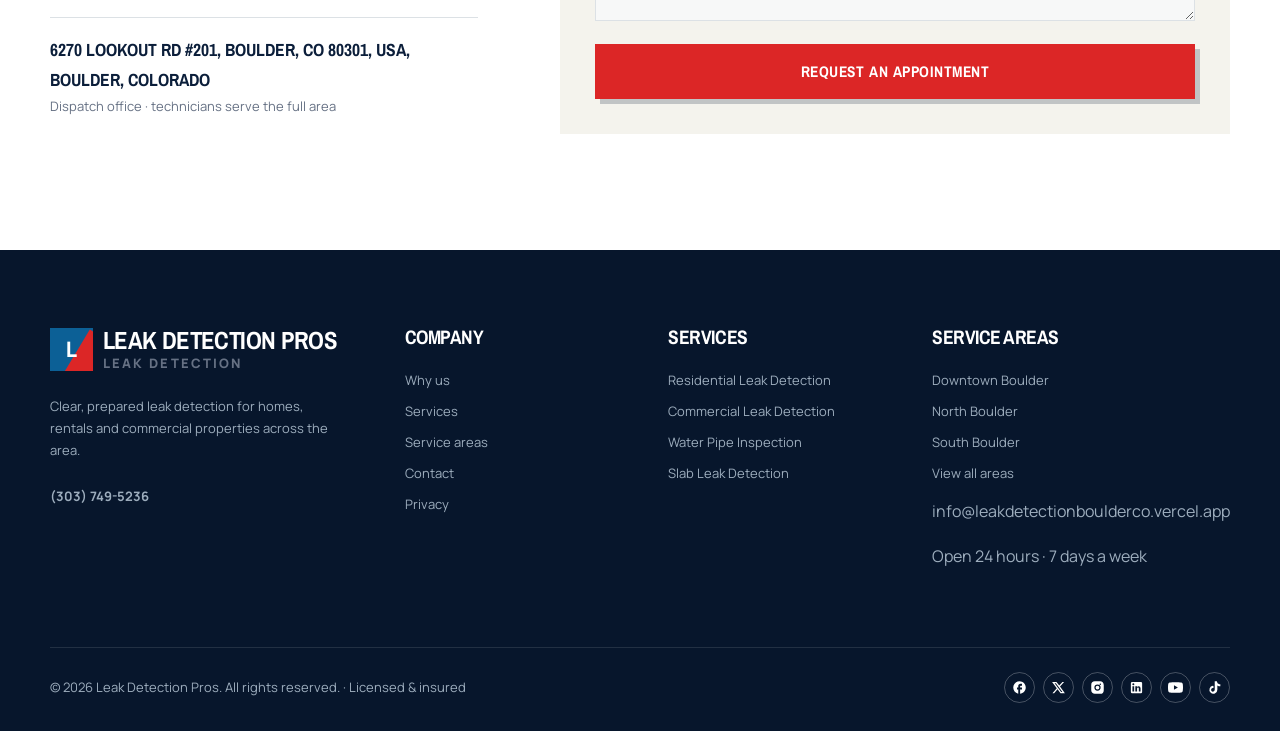
<file: water-pipe-inspection.html>
<!doctype html>
<html lang="en" class="scroll-smooth">
  <head>
    <meta charset="UTF-8" />
    <meta name="viewport" content="width=device-width, initial-scale=1.0" />
    <title>Water Pipe Inspection Boulder | Pipe Inspection in Boulder</title>
    <meta name="description" content="Water pipe inspection Boulder CO is essential for maintaining your plumbing system. Get affordable water pipe inspection Boulder services today!">
    <meta name="robots" content="index, follow">
    <link rel="canonical" href="https://leakdetectionboulderco.vercel.app/water-pipe-inspection">
    
    <script type="application/ld+json">
{
  "@context": "https://schema.org",
  "@type": "Service",
  "@id": "https://leakdetectionboulderco.vercel.app/water-pipe-inspection#service",
  "name": "Water Pipe Inspection",
  "url": "https://leakdetectionboulderco.vercel.app/water-pipe-inspection",
  "provider": {
    "@type": "LocalBusiness",
    "@id": "https://leakdetectionboulderco.vercel.app/#localbusiness",
    "name": "Leak Detection Pros",
    "telephone": "(303) 749-5236"
  },
  "areaServed": {
    "@type": "AdministrativeArea",
    "name": "Downtown Boulder"
  },
  "offers": {
    "@type": "Offer",
    "url": "https://leakdetectionboulderco.vercel.app/water-pipe-inspection",
    "availability": "https://schema.org/InStock"
  }
}
</script>
<script type="application/ld+json">
{
  "@context": "https://schema.org",
  "@type": "LocalBusiness",
  "@id": "https://leakdetectionboulderco.vercel.app/#localbusiness",
  "name": "Leak Detection Pros",
  "telephone": "(303) 749-5236"
}
</script>
<script type="application/ld+json">
{
  "@context": "https://schema.org",
  "@type": "FAQPage",
  "mainEntity": [
    {
      "@type": "Question",
      "name": "What is the cost of water pipe inspection in Boulder?",
      "acceptedAnswer": {
        "@type": "Answer",
        "text": "The cost of water pipe inspection Boulder typically ranges from $180 to $450, depending on the complexity and size of your plumbing system."
      }
    },
    {
      "@type": "Question",
      "name": "How often should I have my water pipes inspected in Boulder?",
      "acceptedAnswer": {
        "@type": "Answer",
        "text": "It's recommended to have your water pipes inspected at least once every two years to catch potential issues early."
      }
    },
    {
      "@type": "Question",
      "name": "What are the signs of problems with water pipes in Boulder?",
      "acceptedAnswer": {
        "@type": "Answer",
        "text": "Common signs include unexplained water bills, damp spots on walls, and low water pressure, indicating the need for a water pipe inspection service Boulder."
      }
    },
    {
      "@type": "Question",
      "name": "How long does a water pipe inspection take in Boulder?",
      "acceptedAnswer": {
        "@type": "Answer",
        "text": "Most water pipe inspections in Boulder take about two to four hours, depending on the size of your home and the complexity of the plumbing."
      }
    }
  ]
}
</script>
    <script type="application/ld+json">
{
  "@context": "https://schema.org",
  "@type": "BreadcrumbList",
  "itemListElement": [
    {
      "@type": "ListItem",
      "position": 1,
      "name": "Home",
      "item": "https://leakdetectionboulderco.vercel.app/"
    },
    {
      "@type": "ListItem",
      "position": 2,
      "name": "Services",
      "item": "https://leakdetectionboulderco.vercel.app/services"
    },
    {
      "@type": "ListItem",
      "position": 3,
      "name": "Water Pipe Inspection",
      "item": "https://leakdetectionboulderco.vercel.app/water-pipe-inspection"
    }
  ]
}
</script>
    <link rel="icon" href="data:image/svg+xml,%3Csvg%20xmlns=%27http://www.w3.org/2000/svg%27%20viewBox=%270%200%2032%2032%27%3E%3Crect%20width=%2732%27%20height=%2732%27%20fill=%27%230b1e3a%27/%3E%3Crect%20x=%2719%27%20y=%2719%27%20width=%2713%27%20height=%2713%27%20fill=%27%23DC2626%27/%3E%3Ctext%20x=%2714%27%20y=%2723%27%20font-family=%27Arial,sans-serif%27%20font-size=%2719%27%20font-weight=%27700%27%20fill=%27%23ffffff%27%20text-anchor=%27middle%27%3EL%3C/text%3E%3C/svg%3E" type="image/svg+xml" />
    <link rel="preload" as="image" href="assets/images/gen/slab-leak-detection-7db8baf1.webp" fetchpriority="high" />
    <meta name="theme-color" content="#0b1e3a" />
    <link rel="preconnect" href="https://fonts.googleapis.com" />
    <link rel="preconnect" href="https://fonts.gstatic.com" crossorigin />
    <link rel="preload" as="style" href="https://fonts.googleapis.com/css2?family=Archivo+Narrow:wght@600;700&family=Manrope:wght@400;500;600;700;800&display=swap" />
    <link rel="stylesheet" href="https://fonts.googleapis.com/css2?family=Archivo+Narrow:wght@600;700&family=Manrope:wght@400;500;600;700;800&display=swap" media="print" onload="this.media='all'" />
    <link rel="stylesheet" href="assets/global.css" />
    <noscript><link rel="stylesheet" href="https://fonts.googleapis.com/css2?family=Archivo+Narrow:wght@600;700&family=Manrope:wght@400;500;600;700;800&display=swap" /><style>[data-sal]{opacity:1 !important;transform:none !important;}</style></noscript>
  <!--rl-leads--><script>window.__RL_LEADS={siteId:"6aad7556c2e1089cd0b02207",apiBase:"https://ranklocal.cc",turnstileSiteKey:""};</script><script>
(function(){
  function cfg(){
    var c=window.__RL_LEADS||{};
    var base=String(c.apiBase||''); var siteId=String(c.siteId||'');
    if(base.indexOf('http')!==0) return null;
    if(!siteId||siteId.indexOf('{{')!==-1) return null;
    var key=String(c.turnstileSiteKey||''); if(key.indexOf('{{')!==-1) key='';
    while(base.length&&base.charAt(base.length-1)==='/') base=base.slice(0,-1);
    return {apiBase:base,siteId:siteId,ts:key};
  }
  var C=cfg(); if(!C) return;
  var TS={loading:false,loaded:false,q:[]};
  function loadTs(cb){
    if(TS.loaded&&window.turnstile) return cb();
    TS.q.push(cb); if(TS.loading) return; TS.loading=true;
    window.__rlTsReady=function(){TS.loaded=true;TS.q.forEach(function(f){f();});TS.q=[];};
    var s=document.createElement('script');
    s.src='https://challenges.cloudflare.com/turnstile/v0/api.js?onload=__rlTsReady&render=explicit';
    s.async=true; s.defer=true; document.head.appendChild(s);
  }
  function mountTs(form){
    if(!C.ts||form.__rlTs) return; form.__rlTs=true;
    var box=document.createElement('div'); box.className='rl-turnstile'; box.style.margin='10px 0';
    var sb=form.querySelector('button[type=submit],input[type=submit]');
    if(sb&&sb.parentNode) sb.parentNode.insertBefore(box,sb); else form.appendChild(box);
    loadTs(function(){ try{ window.turnstile.render(box,{sitekey:C.ts,size:'flexible'}); }catch(e){} });
  }
  function ensureHp(form){
    if(form.querySelector('[name=_hp]')) return;
    var i=document.createElement('input'); i.type='text'; i.name='_hp'; i.tabIndex=-1;
    i.setAttribute('autocomplete','off'); i.setAttribute('aria-hidden','true');
    i.style.cssText='position:absolute;left:-9999px;width:1px;height:1px;opacity:0;pointer-events:none';
    form.appendChild(i);
  }
  function setup(){
    var forms=document.querySelectorAll('form[data-rl-lead]');
    for(var i=0;i<forms.length;i++){ (function(f){
      ensureHp(f);
      if(C.ts){ f.addEventListener('focusin',function(){mountTs(f);},{once:true}); }
    })(forms[i]); }
  }
  if(document.readyState==='loading') document.addEventListener('DOMContentLoaded',setup); else setup();
  document.addEventListener('submit',function(e){
    var f=e.target;
    if(!f||!f.matches||!f.matches('form[data-rl-lead]')) return;
    var hp=f.querySelector('[name=_hp]'); if(hp&&hp.value) return;
    var data={}; var els=f.querySelectorAll('input,textarea,select');
    for(var i=0;i<els.length;i++){ var el=els[i]; var n=el.name;
      if(!n||n==='_hp'||n==='cf-turnstile-response') continue; data[n]=el.value; }
    data.pageUrl=window.location.href;
    var tok=f.querySelector('[name=cf-turnstile-response]'); if(tok&&tok.value) data.turnstileToken=tok.value;
    try{ fetch(C.apiBase+'/api/leads/'+encodeURIComponent(C.siteId),{method:'POST',headers:{'Content-Type':'application/json'},body:JSON.stringify(data),keepalive:true}).catch(function(){}); }catch(_e){}
  },true);
})();
</script>
</head>
  <body id="top">
    <a class="skip-link" href="#main-content">Skip to content</a>
    
<div id="navbar-container">
  <header class="site-header">
    <div class="utility-bar">
      <div class="shell utility-inner">
        <p><span class="live-dot"></span>Dispatch is open &middot; same-day appointments available</p>
        <div><span>Licensed &amp; insured</span><span>Serving Boulder, Colorado</span></div>
      </div>
    </div>
    <div class="shell main-nav">
      <a class="brand" href="/" aria-label="Leak Detection Pros home">
        <span class="brand-mark"><b>L</b></span>
        <span>Leak Detection Pros<small>LEAK DETECTION</small></span>
      </a>
      <button class="nav-toggle" type="button" aria-expanded="false" aria-controls="primary-navigation">
        <span></span><span></span><span></span><b class="sr-only">Toggle menu</b>
      </button>
      <nav class="nav-links" id="primary-navigation" aria-label="Primary navigation">
        <a href="/">Home</a>
        <a href="services">Services</a>
        <a href="about">About</a>
        <a href="locations">Service areas</a>
        
        <a href="contact">Contact</a>
      </nav>
      <div class="nav-actions">
        <a class="nav-phone" href="tel:3037495236"><small>24/7 dispatch</small>(303) 749-5236</a>
        <a class="button button-small" href="tel:3037495236">Get an estimate</a>
      </div>
    </div>
  </header>
</div>
    <main id="main-content">
      
<div id="hero-container">
  <section class="inner-hero">
    <div class="inner-hero-photo" data-media-slot="banner-Water Pipe Inspection"><img src="assets/images/gen/slab-leak-detection-7db8baf1.webp" alt="Water Pipe Inspection" /></div>
    <div class="shell inner-hero-grid">
      <div class="inner-hero-copy" data-sal="slide-up" data-sal-duration="600">
        <div class="breadcrumbs"><a href="/">Home</a><span>/</span><a href="services">Services</a><span>/</span><span>Water Pipe Inspection</span></div>
        <p class="eyebrow eyebrow-light">Reliable inspections for your plumbing needs</p>
        <h1>Water Pipe Inspection Boulder CO</h1>
        <p>Water pipe inspection Boulder CO is crucial for identifying leaks and potential plumbing issues. Our affordable water pipe inspection Boulder services ensure your home remains safe and efficient.</p>
        <div class="hero-facts"><span>Live dispatcher</span><span>Upfront options</span><span>Backed workmanship</span></div>
        <div class="hero-actions">
          <a class="button" href="tel:3037495236">Request service <span>&#8594;</span></a>
          <a class="button button-outline" href="tel:3037495236">Call (303) 749-5236</a>
        </div>
      </div>
    </div>
  </section>
</div>
      
  <div id="quick-strip-container">
    <section class="quick-strip">
      <div class="shell quick-strip-grid">
        <article><strong>Call first</strong><span>Live triage can help before arrival</span></article>
        <article><strong>Safety before speed</strong><span>Risks assessed before work begins</span></article>
        <article><strong>Diagnose the cause</strong><span>We trace the source, not just the symptom</span></article>
        <article><strong>Approve the repair</strong><span>Scope and price explained upfront</span></article>
      </div>
    </section>
  </div>
      
  <div id="why-choose-us-container">
    <section class="section" style="background:var(--cream);">
      <div class="shell">
        <div class="section-head"><div><p class="eyebrow">What's included</p><h2>What's Included in Water Pipe Inspection</h2></div><p>Our water pipe inspection service includes a comprehensive evaluation of your plumbing system. We check for leaks, corrosion, and other issues while providing a detailed report of our findings.</p></div>
        <div class="detail-card-grid">
          <article class="detail-card"><b>01</b><h3>Visual Inspection</h3><p>We conduct a thorough visual inspection of exposed pipes to identify any visible signs of wear or damage.</p></article><article class="detail-card"><b>02</b><h3>Leak Detection</h3><p>Using advanced leak detection equipment, we identify hidden leaks that may not be visible to the naked eye.</p></article><article class="detail-card"><b>03</b><h3>Moisture Analysis</h3><p>We perform moisture analysis to detect any damp areas that could indicate leaks or water damage.</p></article><article class="detail-card"><b>04</b><h3>Detailed Reporting</h3><p>After the inspection, you'll receive a detailed report that outlines our findings and any recommended next steps.</p></article>
        </div>
      </div>
    </section>
  </div>
      
  <div id="about-container">
    <section class="section">
      <div class="shell content-grid">
        <div class="content-copy">
          <p class="eyebrow">Service overview</p>
          <h2>Understanding Water Pipe Inspection Boulder CO</h2>
          <p class="lede">Water pipe inspection Boulder CO is a specialized service that involves examining the integrity of your plumbing system using advanced tools and techniques. This inspection helps identify leaks, corrosion, and other potential issues before they escalate into costly repairs.</p><p>Local Boulder customers need water pipe inspection to prevent water damage and mold growth, especially in older homes with PVC and copper pipes. Regular pipe inspection services Boulder can save homeowners from expensive repairs and ensure the longevity of their plumbing systems.</p>
          <div class="stat-row"><article><strong>Prevent Costly Repairs</strong><span>Regular water pipe inspection Boulder services can save homeowners thousands in repairs. Early detection of leaks can prevent water damage and mold growth.</span></article><article><strong>Improve Water Quality</strong><span>A thorough inspection can identify contaminants in your water supply, ensuring that your family has access to clean and safe drinking water.</span></article><article><strong>Increase Property Value</strong><span>Homes with well-maintained plumbing systems are more attractive to buyers. Investing in affordable water pipe inspection Boulder can enhance your property's market value.</span></article></div>
        </div>
        <div class="content-media" data-media-slot="service-overview">
          <img src="assets/images/gen/water-pipe-inspection-29c48c47.webp" alt="Water Pipe Inspection" loading="lazy" />
          <div class="content-media-note"><strong>How we work</strong>We verify the cause, compare realistic options, and confirm the repair before we leave.</div>
        </div>
      </div>
    </section>
  </div>
      
  <div id="service-process-container">
    <section class="section" id="process">
      <div class="shell">
        <div class="section-head"><div><p class="eyebrow">The service timeline</p><h2>What to Expect During Water Pipe Inspection</h2></div><p>The process flexes to the condition, but these checkpoints keep decisions clear.</p></div>
        <div class="timeline">
          <article><b>01</b><div><h3>Initial Consultation</h3><p>We start with an initial consultation to understand your plumbing concerns and schedule a convenient time for the inspection.</p></div><span>Stage 1</span></article><article><b>02</b><div><h3>Site Assessment</h3><p>Our licensed plumber will conduct a comprehensive site assessment, checking for visible signs of leaks or damage.</p></div><span>Stage 2</span></article><article><b>03</b><div><h3>Use of Advanced Tools</h3><p>We utilize state-of-the-art leak detection equipment, including infrared cameras and moisture meters, to identify hidden leaks.</p></div><span>Stage 3</span></article><article><b>04</b><div><h3>Detailed Report</h3><p>After the inspection, you will receive a detailed report outlining our findings, including any necessary repairs.</p></div><span>Stage 4</span></article><article><b>05</b><div><h3>Follow-Up Services</h3><p>If issues are found, we can provide recommendations for repairs and schedule follow-up services to address any problems.</p></div><span>Stage 5</span></article>
        </div>
      </div>
    </section>
  </div>
      
  <div id="tools-container">
    <section class="section dark-panel" id="methods">
      <div class="shell">
        <div class="section-head light"><div><p class="eyebrow eyebrow-light">Tools &amp; methods</p><h2>Tools and Methods for Water Pipe Inspection</h2></div><p>Purpose-built equipment, used by trained technicians, so the job is done accurately the first time.</p></div>
        <div class="equipment-grid">
          <article><b>01</b><h3>Leak Detection Equipment</h3><p>Used to identify hidden leaks in your plumbing system without invasive procedures.</p></article><article><b>02</b><h3>Moisture Meter</h3><p>Helps detect damp areas that may indicate leaks or water intrusion.</p></article><article><b>03</b><h3>Infrared Camera</h3><p>Allows us to see temperature variations in walls and floors, helping to locate leaks.</p></article><article><b>04</b><h3>Acoustic Listening Devices</h3><p>Used to pinpoint the exact location of leaks by listening for the sound of escaping water.</p></article>
        </div>
      </div>
    </section>
  </div>
      
  <div id="per-service-city-blocks-container">
    <section class="section">
      <div class="shell">
        <div class="section-head"><div><p class="eyebrow">Use cases</p><h2>When to Use Water Pipe Inspection</h2></div><p>These examples show how the service framework adapts rather than forcing every call through one repair.</p></div>
        <div class="case-grid">
          <figure data-media-slot="service-use-case"><img src="assets/images/gen/water-pipe-inspection-b90d1577.webp" alt="Water Pipe Inspection" loading="lazy" /><figcaption><strong>Identifying a Hidden Leak</strong><span>Homeowner reported unexplained water bills and damp spots on the floor. &rarr; Inspection revealed a hidden leak in the basement, which was repaired, saving the homeowner $1,200 in potential damage.</span></figcaption></figure>
          <div class="case-list">
            <article><h3>Preventing Mold Growth</h3><p>Homeowner noticed mold developing on bathroom walls. &rarr; Inspection found a leaking pipe behind the wall, which was repaired, eliminating the mold issue.</p></article><article><h3>Improving Water Pressure</h3><p>Homeowner experienced low water pressure throughout the house. &rarr; Inspection identified a blockage in the main line, resolved by cleaning, restoring normal water pressure.</p></article>
          </div>
        </div>
      </div>
    </section>
  </div>
      
  <div id="problems-solved-container">
    <section class="section problems-section" style="background:var(--cream);">
      <div class="shell">
        <div class="section-head"><div><p class="eyebrow">Problems we solve</p><h2>Problems Solved by Water Pipe Inspection</h2></div><p>Water pipe inspection helps address common plumbing issues that can lead to significant damage if ignored.</p></div>
        <div class="problem-grid"><article><span>ISSUE</span><h3>Unnoticed Leaks</h3><p>We utilize advanced leak detection methods to identify and address leaks before they escalate into costly repairs.</p></article><article><span>SYMPTOM</span><h3>Corroded Pipes</h3><p>Our inspection services identify corroded pipes early, allowing for timely replacement to ensure safe drinking water.</p></article><article><span>SIGN</span><h3>Low Water Pressure</h3><p>We diagnose the cause of low water pressure during our inspection and recommend necessary repairs to restore functionality.</p></article></div>
      </div>
    </section>
  </div>
      
  <div id="pricing-container">
    <section class="section">
      <div class="shell">
        <div class="section-head"><div><p class="eyebrow">Pricing process</p><h2>Water Pipe Inspection Pricing</h2></div><p style="font-family:var(--heading);font-size:2rem;color:var(--red);text-transform:uppercase;">$180 - $450 depending on scope</p></div>
        <div class="price-path"><article><b>Phase 01</b><h3>Size of the Property</h3><p>Larger homes may require more time and resources for inspection, impacting the overall cost.</p></article><article><b>Phase 02</b><h3>Condition of Pipes</h3><p>Older or damaged pipes may need more thorough inspections, which can increase costs.</p></article><article><b>Phase 03</b><h3>Location of Leaks</h3><p>Difficult-to-access areas may require additional labor and time, affecting the final price.</p></article></div>
      </div>
    </section>
  </div>
      
  
      
  <div id="faq-container">
    <section class="section faq-section" id="faq">
      <div class="shell faq-grid">
        <div class="faq-aside"><p class="eyebrow">Questions before we arrive</p><h2>Frequently Asked Questions</h2><div data-media-slot="service-faq"><img src="assets/images/gen/water-pipe-inspection-d04cfcc4.webp" alt="Water Pipe Inspection" loading="lazy" /></div><a class="button button-navy" href="tel:3037495236">Call (303) 749-5236</a></div>
        <div class="faq-list"><details open><summary>What is the cost of water pipe inspection in Boulder?</summary><p>The cost of water pipe inspection Boulder typically ranges from $180 to $450, depending on the complexity and size of your plumbing system.</p></details><details><summary>How often should I have my water pipes inspected in Boulder?</summary><p>It's recommended to have your water pipes inspected at least once every two years to catch potential issues early.</p></details><details><summary>What are the signs of problems with water pipes in Boulder?</summary><p>Common signs include unexplained water bills, damp spots on walls, and low water pressure, indicating the need for a water pipe inspection service Boulder.</p></details><details><summary>How long does a water pipe inspection take in Boulder?</summary><p>Most water pipe inspections in Boulder take about two to four hours, depending on the size of your home and the complexity of the plumbing.</p></details></div>
      </div>
    </section>
  </div>
      <!-- RL-AUTO:related-services START -->

  <div id="related-container">
    <section class="section" style="background:var(--cream);">
      <div class="shell">
        <div class="section-head"><div><p class="eyebrow">Related services</p><h2>Related Services</h2></div></div>
        <div class="related-grid"><a class="related-card" href="./residential-leak-detection"><img src="assets/images/gen/water-pipe-inspection-29c48c47.webp" alt="Residential Leak Detection" loading="lazy" /><div><h3>Residential Leak Detection</h3><span>Our residential leak detection services complement water pipe inspection by identifying leaks that may not be visible during a standard inspection.</span></div></a><a class="related-card" href="./commercial-leak-detection"><img src="assets/images/gen/commercial-leak-detection-0cf3524a.webp" alt="Commercial Leak Detection" loading="lazy" /><div><h3>Commercial Leak Detection</h3><span>We offer commercial leak detection services tailored to businesses, ensuring plumbing systems are efficient and compliant with regulations.</span></div></a><a class="related-card" href="./slab-leak-detection"><img src="assets/images/gen/home-prepared-for-service-dd9c71e0.webp" alt="Slab Leak Detection" loading="lazy" /><div><h3>Slab Leak Detection</h3><span>Our slab leak detection services are crucial for identifying leaks under concrete slabs, preventing extensive damage and costly repairs.</span></div></a></div>
      </div>
    </section>
  </div>
<!-- RL-AUTO:related-services END -->
      
  <div id="cta-container">
    <section class="cta-band">
      <div class="shell cta-grid">
        <div class="cta-copy"><p class="eyebrow eyebrow-light">Ready when you are</p><h2>Get Your Water Pipe Inspection Boulder CO Today</h2><p>Contact us for a thorough water pipe inspection Boulder CO. Our team is ready to assist you with any plumbing concerns.</p><div class="hero-actions"><a class="button" href="tel:3037495236">Call (303) 749-5236</a></div></div>
        <div class="cta-photo" data-media-slot="service-cta"><img src="assets/images/gen/contact-4cbedf8e.webp" alt="Water Pipe Inspection" loading="lazy" /></div>
      </div>
    </section>
  </div>
      
<div id="contact-container">
  <section class="section contact-section" id="contact">
    <div class="shell contact-grid">
      <div class="contact-copy">
        <p class="eyebrow">Talk with the local team</p>
        <h2>Request Water Pipe Inspection</h2>
        <p>We're here to help with all your leak detection needs in Boulder. Reach out to us during business hours for a prompt response.</p>
        <div class="contact-details">
          <article><strong><a href="tel:3037495236" style="color:inherit;">(303) 749-5236</a></strong><span>24/7 emergency and scheduling line</span></article>
          <article><strong><a href="mailto:info@leakdetectionboulderco.vercel.app" style="color:inherit;">info@leakdetectionboulderco.vercel.app</a></strong><span>Photos, estimates, and appointment follow-up</span></article>
          <article><strong>6270 Lookout Rd #201, Boulder, CO 80301, USA, Boulder, Colorado</strong><span>Dispatch office &middot; technicians serve the full area</span></article>
        </div>
      </div>
      <form class="contact-form" id="contact-form" data-rl-lead><input type="text" name="_hp" tabindex="-1" autocomplete="off" class="rl-hp" aria-hidden="true" />
        <label><span>Name</span><input type="text" name="name" required /></label>
        <label><span>Phone</span><input type="tel" name="phone" required /></label>
        <label><span>Email</span><input type="email" name="email" /></label>
        <label><span>ZIP code</span><input type="text" name="zip" inputmode="numeric" required /></label>
        <label class="wide"><span>Service needed</span><select name="service" aria-label="Service needed" required><option value="">Choose a service</option><option>Residential Leak Detection</option><option>Commercial Leak Detection</option><option>Water Pipe Inspection</option><option>Slab Leak Detection</option></select></label>
        <label class="wide"><span>What is happening?</span><textarea name="message" placeholder="Tell us what you see, hear, or smell."></textarea></label>
        <button class="button wide" type="submit">Request an appointment</button>
        <p class="form-success wide" role="status" aria-live="polite">Thanks — your request is in. Dispatch will contact you shortly.</p>
      </form>
    </div>
  </section>
</div>
    </main>
    
<div id="footer-container">
  <footer class="site-footer">
    <div class="shell">
      <div class="footer-grid">
        <div class="footer-brand">
          <a class="brand" href="/"><span class="brand-mark"><b>L</b></span><span>Leak Detection Pros<small>LEAK DETECTION</small></span></a>
          <p>Clear, prepared leak detection for homes, rentals and commercial properties across the area.</p>
          <p><a href="tel:3037495236" style="color:inherit;font-weight:700;">(303) 749-5236</a></p>
        </div>
        <div>
          <h3>Company</h3>
          <ul>
            <li><a href="about">Why us</a></li>
            <li><a href="services">Services</a></li>
            <li><a href="locations">Service areas</a></li>
            <li><a href="contact">Contact</a></li>
            <li><a href="privacy-policy">Privacy</a></li>
          </ul>
        </div>
        <div>
          <h3>Services</h3>
          <!-- RL-AUTO:footer-services START -->
<ul><li><a href="residential-leak-detection">Residential Leak Detection</a></li><li><a href="commercial-leak-detection">Commercial Leak Detection</a></li><li><a href="water-pipe-inspection">Water Pipe Inspection</a></li><li><a href="slab-leak-detection">Slab Leak Detection</a></li></ul>
<!-- RL-AUTO:footer-services END -->
        </div>
        <div>
          <h3>Service areas</h3>
          <!-- RL-AUTO:footer-locations START -->
<ul><li><a href="leak-detection-downtown-boulder">Downtown Boulder</a></li><li><a href="leak-detection-north-boulder">North Boulder</a></li><li><a href="leak-detection-south-boulder">South Boulder</a></li><li><a href="locations">View all areas</a></li></ul>
<!-- RL-AUTO:footer-locations END -->
          <p style="margin-top:14px;"><a href="mailto:info@leakdetectionboulderco.vercel.app" style="color:inherit;">info@leakdetectionboulderco.vercel.app</a></p>
          <p>Open 24 hours &middot; 7 days a week</p>
        </div>
      </div>
      <div class="footer-bottom">
        <p>&copy; 2026 Leak Detection Pros. All rights reserved. &middot; Licensed &amp; insured</p>
        <div class="socials" data-social-links><a href="#" data-social="facebook" aria-label="Facebook"><svg width="15" height="15" viewBox="0 0 24 24" fill="currentColor"><path d="M22 12c0-5.52-4.48-10-10-10S2 6.48 2 12c0 4.84 3.44 8.87 8 9.8V15H8v-3h2V9.5C10 7.57 11.57 6 13.5 6H16v3h-2c-.55 0-1 .45-1 1v2h3v3h-3v6.95c5.05-.5 9-4.76 9-9.95"/></svg></a><a href="#" data-social="x" aria-label="X (Twitter)"><svg width="15" height="15" viewBox="0 0 24 24" fill="currentColor"><path d="M10.488 14.651L15.25 21h7l-7.858-10.478L20.93 3h-2.65l-5.117 5.886L8.75 3h-7l7.51 10.015L2.32 21h2.65zM16.25 19L5.75 5h2l10.5 14z"/></svg></a><a href="#" data-social="instagram" aria-label="Instagram"><svg width="15" height="15" viewBox="0 0 24 24" fill="currentColor"><path d="M7.8 2h8.4C19.4 2 22 4.6 22 7.8v8.4a5.8 5.8 0 0 1-5.8 5.8H7.8C4.6 22 2 19.4 2 16.2V7.8A5.8 5.8 0 0 1 7.8 2m8.65 3.5a1.25 1.25 0 1 0 0 2.5 1.25 1.25 0 0 0 0-2.5M12 7a5 5 0 1 0 0 10 5 5 0 0 0 0-10m0 2a3 3 0 1 1 0 6 3 3 0 0 1 0-6"/></svg></a><a href="#" data-social="linkedin" aria-label="LinkedIn"><svg width="15" height="15" viewBox="0 0 24 24" fill="currentColor"><path d="M19 3a2 2 0 0 1 2 2v14a2 2 0 0 1-2 2H5a2 2 0 0 1-2-2V5a2 2 0 0 1 2-2zm-.5 15.5v-5.3a3.26 3.26 0 0 0-3.26-3.26c-.85 0-1.84.52-2.32 1.3v-1.11h-2.79v8.37h2.79v-4.93c0-.77.62-1.4 1.39-1.4a1.4 1.4 0 0 1 1.4 1.4v4.93zM6.88 8.56a1.68 1.68 0 1 0 0-3.37 1.69 1.69 0 0 0 0 3.37m1.39 9.94v-8.37H5.5v8.37z"/></svg></a><a href="#" data-social="youtube" aria-label="YouTube"><svg width="15" height="15" viewBox="0 0 24 24" fill="currentColor"><path d="M23.5 6.19a3.02 3.02 0 0 0-2.12-2.14C19.5 3.55 12 3.55 12 3.55s-7.5 0-9.38.5A3.02 3.02 0 0 0 .5 6.19C0 8.07 0 12 0 12s0 3.93.5 5.81a3.02 3.02 0 0 0 2.12 2.14c1.88.5 9.38.5 9.38.5s7.5 0 9.38-.5a3.02 3.02 0 0 0 2.12-2.14C24 15.93 24 12 24 12s0-3.93-.5-5.81M9.55 15.57V8.43L15.82 12z"/></svg></a><a href="#" data-social="tiktok" aria-label="TikTok"><svg width="15" height="15" viewBox="0 0 24 24" fill="currentColor"><path d="M19.59 6.69a4.83 4.83 0 0 1-3.77-4.25V2h-3.45v13.67a2.89 2.89 0 0 1-5.2 1.74 2.89 2.89 0 0 1 2.31-4.64 2.93 2.93 0 0 1 .88.13V9.4a6.84 6.84 0 0 0-1-.05A6.33 6.33 0 0 0 5.7 20.1a6.34 6.34 0 0 0 10.86-4.43v-7a8.16 8.16 0 0 0 4.77 1.52v-3.4a4.85 4.85 0 0 1-1.74-.1z"/></svg></a></div>
      </div>
    </div>
  </footer>
</div>
    
<div id="sticky-call-button-container">
  <a class="sticky-call" href="tel:3037495236" aria-label="Call us (303) 749-5236"><span><svg viewBox="0 0 24 24" width="17" height="17" fill="currentColor"><path d="M6.6 10.8a15.1 15.1 0 0 0 6.6 6.6l2.2-2.2a1 1 0 0 1 1-.24 11.4 11.4 0 0 0 3.6.58 1 1 0 0 1 1 1V20a1 1 0 0 1-1 1A17 17 0 0 1 3 4a1 1 0 0 1 1-1h3.5a1 1 0 0 1 1 1 11.4 11.4 0 0 0 .58 3.6 1 1 0 0 1-.25 1z"/></svg></span> Call dispatch</a>
</div>
    <script src="assets/js/main.js"></script>
  </body>
</html>
</file>
<file: assets/global.css>
/* ============================================================================
   THEME 10 — "Ironside"
   Industrial dispatch-desk / broadsheet-masthead design: deep navy + a hot
   signal-red accent on a warm cream canvas, condensed uppercase Archivo Narrow
   headlines over Manrope body, hard offset shadows, numbered service rows.
   Fonts are loaded NON-blocking from the theme's <head> (no @import here) and
   scroll-reveals run via a tiny inline IntersectionObserver in main.js.

   The accent is fully tokenized (--accent + --accent-rgb + computed shades) and
   the sample's --red/--red-dark are aliased onto it, so the brand-color picker
   repaints the whole theme with zero stray red hex. See buildBrandColorCssTheme10.
   ============================================================================ */

:root {
  /* ---- accent (tokenized — overwritten by the brand-color block) ---- */
  --accent: #ee2439;
  --accent-rgb: 238, 36, 57;
  --accent-dark: #c91529;   /* darker — hovers / on-light text */
  --accent-bright: #ff4357; /* lighter — hero ticks / glows */
  --accent-soft: #ff7e8e;   /* soft accent (eyebrow on navy) */
  --accent-tint: #fbe0e3;   /* very pale accent (soft backgrounds) */

  --navy: #0b1e3a;
  --navy-2: #10294c;
  --blue: #0c6096;
  --blue-light: #dceef5;
  --red: var(--accent);
  --red-dark: var(--accent-dark);
  --cream: #f4f3ed;
  --paper: #ffffff;
  --ink: #172238;
  --muted: #667184;
  --line: #dce1e5;
  --green: #1a8a60;
  --yellow: #ffc857;
  --heading: "Archivo Narrow", sans-serif;
  --body: "Manrope", sans-serif;
  --shadow: 0 18px 60px rgba(9, 30, 57, 0.14);
}

*,
*::before,
*::after {
  box-sizing: border-box;
}

html {
  scroll-behavior: smooth;
}

body {
  margin: 0;
  overflow-x: hidden;
  background: var(--paper);
  color: var(--ink);
  font-family: var(--body);
  font-size: 16px;
  line-height: 1.7;
  -webkit-font-smoothing: antialiased;
}

body.menu-open {
  overflow: hidden;
}

img {
  display: block;
  max-width: 100%;
}

a {
  color: inherit;
  text-decoration: none;
}

button,
input,
select,
textarea {
  font: inherit;
}

button,
summary {
  cursor: pointer;
}

h1,
h2,
h3,
h4,
p {
  margin-top: 0;
}

h1,
h2,
h3,
h4 {
  color: var(--navy);
  font-family: var(--heading);
  font-weight: 700;
  line-height: 0.98;
  letter-spacing: -0.025em;
  text-transform: uppercase;
}

h1 {
  /* Capped so real (longer) generated headlines stay a bold masthead without
     overflowing the hero. The concept's original 8.8rem assumed a 3-word title. */
  font-size: clamp(2.9rem, 5.6vw, 5rem);
}

h2 {
  margin-bottom: 24px;
  font-size: clamp(2.1rem, 3.9vw, 3.7rem);
}

h3 {
  margin-bottom: 12px;
  font-size: 1.75rem;
}

p {
  margin-bottom: 18px;
}

small {
  font-size: 0.8125rem;
}

.skip-link {
  position: fixed;
  z-index: 999;
  top: 12px;
  left: 12px;
  padding: 10px 15px;
  background: var(--paper);
  color: var(--navy);
  font-weight: 800;
  transform: translateY(-150%);
}

.skip-link:focus {
  transform: translateY(0);
}

.sr-only {
  position: absolute;
  width: 1px;
  height: 1px;
  overflow: hidden;
  clip: rect(0, 0, 0, 0);
  white-space: nowrap;
}

.shell {
  width: min(1180px, calc(100% - 48px));
  margin-inline: auto;
}

.section {
  position: relative;
  padding: 116px 0;
}

.section-tight {
  padding: 78px 0;
}

.eyebrow {
  display: flex;
  align-items: center;
  gap: 9px;
  margin-bottom: 16px;
  color: var(--red);
  font-size: 0.8125rem;
  font-weight: 800;
  letter-spacing: 0.15em;
  line-height: 1.3;
  text-transform: uppercase;
}

.eyebrow::before {
  width: 7px;
  height: 7px;
  background: var(--red);
  content: "";
  transform: rotate(45deg);
}

.eyebrow-light {
  color: var(--accent-soft);
}

.eyebrow-light::before {
  background: var(--accent-soft);
}

.lede {
  max-width: 720px;
  color: var(--muted);
  font-size: 1.08rem;
}

.section-head {
  display: grid;
  grid-template-columns: 1.25fr 0.75fr;
  align-items: end;
  gap: 70px;
  margin-bottom: 52px;
}

.section-head h2,
.section-head p {
  margin-bottom: 0;
}

.section-head > p {
  color: var(--muted);
}

.section-head.light h2 {
  color: var(--paper);
}

.section-head.light > p {
  color: #c0ccda;
}

.button {
  display: inline-flex;
  min-height: 50px;
  align-items: center;
  justify-content: center;
  gap: 12px;
  padding: 0 22px;
  border: 2px solid transparent;
  background: var(--red);
  box-shadow: 5px 5px 0 rgba(11, 30, 58, 0.22);
  color: var(--paper);
  font-family: var(--heading);
  font-size: 0.96rem;
  font-weight: 700;
  letter-spacing: 0.035em;
  line-height: 1;
  text-transform: uppercase;
  transition:
    transform 180ms ease,
    box-shadow 180ms ease,
    background 180ms ease;
}

.button:hover {
  background: var(--red-dark);
  box-shadow: 2px 2px 0 rgba(11, 30, 58, 0.28);
  transform: translate(3px, 3px);
}

.button:focus-visible,
.nav-toggle:focus-visible,
.faq-list summary:focus-visible {
  outline: 3px solid var(--yellow);
  outline-offset: 3px;
}

.button-outline {
  border-color: rgba(255, 255, 255, 0.6);
  background: transparent;
  box-shadow: none;
}

.button-outline:hover {
  border-color: var(--paper);
  background: var(--paper);
  color: var(--navy);
  transform: none;
}

.button-navy {
  background: var(--navy);
}

.button-small {
  min-height: 42px;
  padding-inline: 17px;
  font-size: 0.83rem;
}

.text-link {
  display: inline-flex;
  align-items: center;
  gap: 10px;
  color: var(--navy);
  font-size: 0.8125rem;
  font-weight: 800;
  letter-spacing: 0.06em;
  text-transform: uppercase;
}

.text-link::after {
  width: 27px;
  height: 2px;
  background: var(--red);
  content: "";
  transition: width 180ms ease;
}

.text-link:hover::after {
  width: 43px;
}

/* Header */
.site-header {
  position: relative;
  z-index: 100;
  background: var(--paper);
}

.utility-bar {
  min-height: 35px;
  background: var(--navy);
  color: #d3dfeb;
  font-size: 0.8125rem;
  font-weight: 700;
  letter-spacing: 0.07em;
  text-transform: uppercase;
}

.utility-inner {
  display: flex;
  min-height: 35px;
  align-items: center;
  justify-content: space-between;
  gap: 25px;
}

.utility-inner p {
  margin: 0;
}

.utility-inner div {
  display: flex;
  gap: 30px;
}

.live-dot {
  display: inline-block;
  width: 7px;
  height: 7px;
  margin-right: 8px;
  border-radius: 50%;
  background: #55d18a;
  box-shadow: 0 0 0 4px rgba(85, 209, 138, 0.14);
}

.main-nav {
  display: grid;
  min-height: 82px;
  grid-template-columns: auto 1fr auto;
  align-items: center;
  gap: 34px;
}

.brand {
  display: inline-flex;
  align-items: center;
  gap: 10px;
  color: var(--navy);
  font-family: var(--heading);
  font-size: 1.55rem;
  font-weight: 700;
  letter-spacing: -0.025em;
  line-height: 0.78;
  text-transform: uppercase;
}

.brand-mark {
  position: relative;
  display: grid;
  width: 43px;
  height: 43px;
  place-items: center;
  overflow: hidden;
  background: var(--blue);
  color: var(--paper);
  font-size: 1.4rem;
}

.brand-mark::after {
  position: absolute;
  right: -9px;
  bottom: -12px;
  width: 27px;
  height: 50px;
  background: var(--red);
  content: "";
  transform: rotate(31deg);
}

.brand-mark b {
  position: relative;
  z-index: 2;
}

.brand small {
  display: block;
  margin-top: 8px;
  color: var(--muted);
  font-family: var(--body);
  font-size: 0.8125rem;
  font-weight: 800;
  letter-spacing: 0.16em;
}

.nav-links {
  display: flex;
  align-items: center;
  justify-content: center;
  gap: 28px;
}

.nav-links a {
  position: relative;
  padding: 31px 0 28px;
  color: #3b4659;
  font-size: 0.8125rem;
  font-weight: 800;
  letter-spacing: 0.05em;
  text-transform: uppercase;
}

.nav-links a::after {
  position: absolute;
  right: 50%;
  bottom: 18px;
  left: 50%;
  height: 3px;
  background: var(--red);
  content: "";
  transition:
    right 180ms ease,
    left 180ms ease;
}

.nav-links a:hover::after,
.nav-links a[aria-current="page"]::after {
  right: 0;
  left: 0;
}

.nav-actions {
  display: flex;
  align-items: center;
  gap: 16px;
}

.nav-phone {
  display: flex;
  flex-direction: column;
  color: var(--navy);
  font-family: var(--heading);
  font-size: 1.08rem;
  font-weight: 700;
  line-height: 1.05;
  text-align: right;
}

.nav-phone small {
  margin-bottom: 5px;
  color: var(--muted);
  font-family: var(--body);
  font-size: 0.8125rem;
  font-weight: 800;
  letter-spacing: 0.11em;
  text-transform: uppercase;
}

.nav-toggle {
  display: none;
  width: 44px;
  height: 44px;
  border: 0;
  background: var(--navy);
  padding: 12px;
}

.nav-toggle span {
  display: block;
  height: 2px;
  margin-block: 5px;
  background: var(--paper);
}

/* Homepage hero */
.hero {
  position: relative;
  min-height: 640px;
  overflow: hidden;
  background: var(--navy);
  color: var(--paper);
}

.hero::before {
  position: absolute;
  inset: 0 46% 0 0;
  opacity: 0.16;
  background-image:
    linear-gradient(rgba(255, 255, 255, 0.24) 1px, transparent 1px),
    linear-gradient(90deg, rgba(255, 255, 255, 0.24) 1px, transparent 1px);
  background-size: 48px 48px;
  content: "";
}

.hero-grid {
  position: relative;
  z-index: 3;
  display: grid;
  min-height: 640px;
  grid-template-columns: 1.02fr 0.98fr;
  align-items: center;
  gap: 62px;
  padding-top: 46px;
  padding-bottom: 84px;
}

.hero-copy {
  position: relative;
  z-index: 2;
}

.hero-copy h1 {
  max-width: 720px;
  margin: 0 0 22px;
  color: var(--paper);
  line-height: 0.92;
}

.hero-copy h1 span {
  color: var(--accent-bright);
}

.hero-copy > p {
  max-width: 610px;
  margin-bottom: 27px;
  color: #c9d4df;
  font-size: 1.03rem;
}

.hero-actions {
  display: flex;
  flex-wrap: wrap;
  gap: 13px;
  margin-bottom: 28px;
}

.hero-points {
  display: flex;
  flex-wrap: wrap;
  gap: 11px 22px;
  margin: 0;
  padding: 0;
  list-style: none;
  color: #e5edf4;
  font-size: 0.8125rem;
  font-weight: 800;
  letter-spacing: 0.04em;
  text-transform: uppercase;
}

.hero-points li::before {
  margin-right: 8px;
  color: var(--accent-bright);
  content: "✓";
}

.hero-visual {
  position: absolute;
  top: 0;
  right: 0;
  width: 49%;
  height: 100%;
}

.hero-visual::before {
  position: absolute;
  z-index: 2;
  top: -9%;
  bottom: -9%;
  left: -58px;
  width: 52px;
  background: var(--red);
  box-shadow: -14px 0 0 rgba(var(--accent-rgb), 0.28);
  content: "";
  transform: rotate(-8deg);
}

.hero-visual::after {
  position: absolute;
  z-index: 1;
  inset: 0;
  background: linear-gradient(90deg, rgba(11, 30, 58, 0.6), transparent 45%);
  content: "";
}

.hero-visual img {
  width: 100%;
  height: 100%;
  object-fit: cover;
  object-position: 52% center;
}

.arrival-card {
  position: absolute;
  z-index: 4;
  right: 6%;
  bottom: 68px;
  display: grid;
  width: 230px;
  grid-template-columns: 47px 1fr;
  align-items: center;
  gap: 12px;
  padding: 17px;
  border-bottom: 4px solid var(--red);
  background: var(--paper);
  box-shadow: var(--shadow);
  color: var(--navy);
}

.arrival-card b:first-child {
  display: grid;
  width: 45px;
  height: 45px;
  place-items: center;
  border-radius: 50%;
  background: #e4f6ee;
  color: var(--green);
  font-size: 1.3rem;
}

.arrival-card span,
.arrival-card strong {
  display: block;
}

.arrival-card span {
  color: var(--muted);
  font-size: 0.8125rem;
  font-weight: 800;
  letter-spacing: 0.08em;
  text-transform: uppercase;
}

.arrival-card strong {
  font-family: var(--heading);
  font-size: 1.22rem;
  text-transform: uppercase;
}

.request-rail {
  position: relative;
  z-index: 8;
  margin-top: -48px;
}

.request-panel {
  padding: 24px;
  border-top: 5px solid var(--red);
  background: var(--paper);
  box-shadow: var(--shadow);
}

.request-panel-head {
  display: flex;
  align-items: center;
  justify-content: space-between;
  gap: 25px;
  margin-bottom: 17px;
}

.request-panel-head h2 {
  margin: 0;
  font-size: 2rem;
}

.request-panel-head p {
  margin: 0;
  color: var(--muted);
  font-size: 0.8125rem;
}

.inline-form {
  display: grid;
  grid-template-columns: 1fr 1fr 1.1fr 1.25fr auto;
  gap: 10px;
}

.inline-form input,
.inline-form select,
.contact-form input,
.contact-form select,
.contact-form textarea {
  width: 100%;
  min-height: 49px;
  border: 1px solid var(--line);
  border-radius: 0;
  outline: none;
  background: #f7f8f8;
  color: var(--ink);
  padding: 0 13px;
}

.inline-form input:focus,
.inline-form select:focus,
.contact-form input:focus,
.contact-form select:focus,
.contact-form textarea:focus {
  border-color: var(--blue);
  box-shadow: 0 0 0 3px rgba(12, 96, 150, 0.12);
}

.form-success {
  display: none;
  margin: 14px 0 0;
  color: var(--green);
  font-size: 0.8125rem;
  font-weight: 800;
}

.form-success.visible {
  display: block;
}

/* Trust rail */
.trust-rail {
  padding: 43px 0 39px;
  border-bottom: 1px solid var(--line);
  background: var(--cream);
}

.trust-grid {
  display: grid;
  grid-template-columns: repeat(5, 1fr);
  gap: 12px;
}

.trust-grid article {
  display: flex;
  align-items: center;
  gap: 11px;
}

.trust-grid b {
  display: grid;
  width: 39px;
  height: 39px;
  flex: 0 0 39px;
  place-items: center;
  border: 1px solid #cbd3d8;
  border-radius: 50%;
  background: var(--paper);
  color: var(--red);
  font-family: var(--heading);
  font-size: 1rem;
}

.trust-grid strong,
.trust-grid span {
  display: block;
}

.trust-grid strong {
  color: var(--navy);
  font-family: var(--heading);
  font-size: 0.99rem;
  line-height: 1;
  text-transform: uppercase;
}

.trust-grid span {
  margin-top: 5px;
  color: var(--muted);
  font-size: 0.8125rem;
}

/* About */
.about-section {
  overflow: hidden;
  background: var(--paper);
}

.about-grid {
  display: grid;
  grid-template-columns: 0.91fr 1.09fr;
  align-items: center;
  gap: 92px;
}

.image-stack {
  position: relative;
  min-height: 610px;
}

.image-stack-main {
  position: absolute;
  inset: 0 70px 55px 0;
  overflow: hidden;
  border-left: 7px solid var(--red);
}

.image-stack-main img,
.image-stack-small img {
  width: 100%;
  height: 100%;
  object-fit: cover;
}

.image-stack-small {
  position: absolute;
  right: 0;
  bottom: 0;
  width: 47%;
  height: 275px;
  overflow: hidden;
  border: 11px solid var(--paper);
  border-radius: 0 0 92px;
  box-shadow: var(--shadow);
}

.image-stack-note {
  position: absolute;
  top: 41px;
  right: 25px;
  display: grid;
  width: 120px;
  height: 120px;
  place-items: center;
  border-radius: 50%;
  background: var(--navy);
  color: var(--paper);
  text-align: center;
  transform: rotate(6deg);
}

.image-stack-note strong {
  font-family: var(--heading);
  font-size: 2.5rem;
  line-height: 0.8;
}

.image-stack-note span {
  display: block;
  margin-top: 7px;
  font-size: 0.8125rem;
  font-weight: 800;
  letter-spacing: 0.08em;
  line-height: 1.25;
  text-transform: uppercase;
}

.about-copy > p:not(.eyebrow) {
  color: var(--muted);
}

.promise-grid {
  display: grid;
  grid-template-columns: 1fr 1fr;
  gap: 12px;
  margin: 30px 0 31px;
}

.promise-grid article {
  padding: 18px;
  border: 1px solid var(--line);
  background: #fbfbf9;
}

.promise-grid b {
  display: block;
  margin-bottom: 8px;
  color: var(--red);
  font-family: var(--heading);
  font-size: 1.4rem;
}

.promise-grid strong {
  display: block;
  color: var(--navy);
  font-size: 0.8125rem;
  letter-spacing: 0.04em;
  line-height: 1.35;
  text-transform: uppercase;
}

.promise-grid span {
  display: block;
  margin-top: 5px;
  color: var(--muted);
  font-size: 0.8125rem;
}

/* Services */
.services-section {
  overflow: hidden;
  background: var(--cream);
}

.service-list {
  display: grid;
  gap: 17px;
}

.service-row {
  display: grid;
  min-height: 270px;
  grid-template-columns: 0.62fr 1.38fr 0.82fr;
  overflow: hidden;
  border: 1px solid var(--line);
  background: var(--paper);
  transition:
    border-color 180ms ease,
    transform 180ms ease,
    box-shadow 180ms ease;
}

.service-row:hover {
  border-color: var(--blue);
  box-shadow: 0 17px 45px rgba(11, 30, 58, 0.1);
  transform: translateY(-3px);
}

.service-row-index {
  position: relative;
  display: flex;
  flex-direction: column;
  justify-content: space-between;
  padding: 27px;
  background: var(--navy);
  color: var(--paper);
}

.service-row:first-child .service-row-index {
  background: var(--red);
}

.service-row-index > b {
  color: rgba(255, 255, 255, 0.55);
  font-family: var(--heading);
  font-size: 1.1rem;
}

.service-row-index span {
  font-family: var(--heading);
  font-size: 4.1rem;
  line-height: 0.8;
}

.service-row-index small {
  font-size: 0.8125rem;
  font-weight: 800;
  letter-spacing: 0.1em;
  text-transform: uppercase;
}

.service-row-copy {
  display: flex;
  flex-direction: column;
  justify-content: center;
  padding: 30px 42px;
}

.service-row-copy h3 {
  font-size: 2.3rem;
}

.service-row-copy p {
  max-width: 610px;
  color: var(--muted);
  font-size: 0.82rem;
}

.service-tags {
  display: flex;
  flex-wrap: wrap;
  gap: 7px;
  margin: 4px 0 20px;
}

.service-tags span {
  padding: 5px 8px;
  border: 1px solid var(--line);
  color: var(--navy);
  font-size: 0.8125rem;
  font-weight: 800;
  letter-spacing: 0.04em;
  text-transform: uppercase;
}

.service-row-media {
  min-height: 270px;
  overflow: hidden;
}

.service-row-media img {
  width: 100%;
  height: 100%;
  object-fit: cover;
  transition: transform 500ms ease;
}

.service-row:hover img {
  transform: scale(1.035);
}

.service-more {
  display: flex;
  align-items: center;
  justify-content: space-between;
  gap: 30px;
  margin-top: 18px;
  padding: 23px 27px;
  background: var(--blue);
  color: var(--paper);
}

.service-more p {
  margin: 0;
  font-size: 0.8125rem;
}

/* Brand rail */
.brand-rail {
  padding: 31px 0;
  border-block: 1px solid var(--line);
  background: var(--paper);
}

.brand-rail-inner {
  display: flex;
  align-items: center;
  gap: 46px;
}

.brand-rail p {
  flex: 0 0 auto;
  margin: 0;
  color: var(--muted);
  font-size: 0.8125rem;
  font-weight: 800;
  letter-spacing: 0.08em;
  text-transform: uppercase;
}

.brand-rail div {
  display: flex;
  flex: 1;
  align-items: center;
  justify-content: space-between;
  gap: 28px;
  color: #7d8792;
  font-family: var(--heading);
  font-size: 1.17rem;
  font-weight: 700;
  text-transform: uppercase;
}

/* Offers */
.offers {
  background: var(--red);
  color: var(--paper);
}

.offers-head {
  display: flex;
  align-items: end;
  justify-content: space-between;
  gap: 35px;
  margin-bottom: 37px;
}

.offers h2 {
  max-width: 650px;
  margin: 0;
  color: var(--paper);
}

.offer-grid {
  display: grid;
  grid-template-columns: repeat(3, 1fr);
  gap: 14px;
}

.offer-card {
  position: relative;
  min-height: 285px;
  overflow: hidden;
  padding: 28px;
  background: var(--paper);
  color: var(--ink);
}

.offer-card::before,
.offer-card::after {
  position: absolute;
  top: 50%;
  width: 30px;
  height: 30px;
  border-radius: 50%;
  background: var(--red);
  content: "";
  transform: translateY(-50%);
}

.offer-card::before {
  left: -15px;
}

.offer-card::after {
  right: -15px;
}

.offer-card > span {
  color: var(--blue);
  font-size: 0.8125rem;
  font-weight: 800;
  letter-spacing: 0.12em;
  text-transform: uppercase;
}

.offer-card strong {
  display: block;
  margin: 25px 0 11px;
  color: var(--navy);
  font-family: var(--heading);
  font-size: 4.7rem;
  line-height: 0.8;
}

.offer-card h3 {
  font-size: 1.55rem;
}

.offer-card p {
  color: var(--muted);
  font-size: 0.8125rem;
}

.offer-card button {
  position: absolute;
  right: 28px;
  bottom: 23px;
  left: 28px;
  padding: 13px 0 0;
  border: 0;
  border-top: 1px dashed #cdd3d8;
  background: transparent;
  color: var(--red);
  font-size: 0.8125rem;
  font-weight: 800;
  text-align: left;
  text-transform: uppercase;
}

.offer-card button b {
  float: right;
  color: var(--navy);
}

/* Why us */
.why-section {
  overflow: hidden;
  background: var(--paper);
}

.why-grid {
  display: grid;
  grid-template-columns: 1.04fr 0.96fr;
  align-items: center;
  gap: 76px;
}

.why-copy > p:not(.eyebrow) {
  color: var(--muted);
}

.reason-list {
  display: grid;
  grid-template-columns: 1fr 1fr;
  gap: 1px;
  margin-top: 30px;
  background: var(--line);
  border: 1px solid var(--line);
}

.reason-list article {
  min-height: 150px;
  padding: 23px;
  background: var(--paper);
}

.reason-list b {
  display: grid;
  width: 34px;
  height: 34px;
  margin-bottom: 25px;
  place-items: center;
  background: var(--blue-light);
  color: var(--blue);
  font-family: var(--heading);
}

.reason-list strong {
  display: block;
  color: var(--navy);
  font-size: 0.8125rem;
  line-height: 1.4;
  text-transform: uppercase;
}

.reason-list span {
  display: block;
  margin-top: 5px;
  color: var(--muted);
  font-size: 0.8125rem;
}

.why-visual {
  position: relative;
  height: 675px;
}

.why-visual > img {
  width: 100%;
  height: 100%;
  object-fit: cover;
}

.why-score {
  position: absolute;
  right: -26px;
  bottom: 34px;
  width: 245px;
  padding: 23px;
  border-left: 5px solid var(--red);
  background: var(--navy);
  box-shadow: var(--shadow);
  color: var(--paper);
}

.why-score strong,
.why-score span {
  display: block;
}

.why-score strong {
  color: var(--yellow);
  font-family: var(--heading);
  font-size: 3.6rem;
  line-height: 0.8;
}

.why-score span {
  margin-top: 10px;
  font-size: 0.8125rem;
  font-weight: 800;
  letter-spacing: 0.06em;
  text-transform: uppercase;
}

/* Process route */
.route-section {
  overflow: hidden;
  background: var(--navy);
  color: var(--paper);
}

.route-section h2 {
  color: var(--paper);
}

.route-grid {
  position: relative;
  display: grid;
  grid-template-columns: repeat(4, 1fr);
  gap: 22px;
  margin-top: 50px;
}

.route-grid::before {
  position: absolute;
  top: 25px;
  right: 12.5%;
  left: 12.5%;
  height: 3px;
  background: var(--red);
  content: "";
}

.route-grid article {
  position: relative;
  z-index: 2;
  padding-top: 68px;
  text-align: center;
}

.route-grid article > b {
  position: absolute;
  top: 0;
  left: calc(50% - 27px);
  display: grid;
  width: 54px;
  height: 54px;
  place-items: center;
  border: 7px solid var(--navy);
  border-radius: 50%;
  background: var(--red);
  color: var(--paper);
  font-family: var(--heading);
  font-size: 1.15rem;
}

.route-grid h3 {
  color: var(--paper);
  font-size: 1.38rem;
}

.route-grid p {
  margin: 0;
  color: #aebccd;
  font-size: 0.8125rem;
}

/* Residential/commercial */
.compare-section {
  background: var(--cream);
}

.compare-grid {
  display: grid;
  grid-template-columns: 1fr 1fr;
  gap: 18px;
}

.compare-card {
  position: relative;
  padding: 35px;
  border: 1px solid var(--line);
  background: var(--paper);
}

.compare-card.featured {
  border-color: var(--navy);
  background: var(--navy);
  color: var(--paper);
}

.compare-icon {
  display: grid;
  width: 53px;
  height: 53px;
  margin-bottom: 28px;
  place-items: center;
  background: var(--blue-light);
  color: var(--blue);
  font-size: 1.6rem;
}

.featured .compare-icon {
  background: var(--red);
  color: var(--paper);
}

.compare-card h3 {
  font-size: 2.4rem;
}

.featured h3 {
  color: var(--paper);
}

.compare-card > p {
  color: var(--muted);
}

.featured > p {
  color: #b8c5d2;
}

.check-list {
  display: grid;
  margin: 28px 0 0;
  padding: 0;
  border-top: 1px solid var(--line);
  list-style: none;
}

.featured .check-list {
  border-color: rgba(255, 255, 255, 0.18);
}

.check-list li {
  position: relative;
  padding: 13px 0 13px 24px;
  border-bottom: 1px solid var(--line);
  font-size: 0.8125rem;
  font-weight: 700;
}

.featured .check-list li {
  border-color: rgba(255, 255, 255, 0.18);
}

.check-list li::before {
  position: absolute;
  left: 0;
  color: var(--red);
  content: "✓";
  font-weight: 900;
}

/* Problems */
.problems-section {
  background: var(--paper);
}

.problem-grid {
  display: grid;
  grid-template-columns: repeat(4, 1fr);
  border-top: 1px solid var(--line);
  border-left: 1px solid var(--line);
}

.problem-grid article {
  min-height: 254px;
  padding: 27px;
  border-right: 1px solid var(--line);
  border-bottom: 1px solid var(--line);
}

.problem-grid span {
  display: inline-block;
  margin-bottom: 44px;
  padding: 5px 8px;
  background: var(--red);
  color: var(--paper);
  font-family: var(--heading);
  font-size: 0.85rem;
}

.problem-grid h3 {
  font-size: 1.45rem;
}

.problem-grid p {
  margin: 0;
  color: var(--muted);
  font-size: 0.8125rem;
}

/* Reviews */
.reviews-section {
  overflow: hidden;
  background: var(--blue);
  color: var(--paper);
}

.reviews-section::before {
  position: absolute;
  top: -310px;
  left: -160px;
  width: 650px;
  height: 650px;
  border: 115px solid rgba(255, 255, 255, 0.05);
  border-radius: 50%;
  content: "";
}

.reviews-header {
  position: relative;
  z-index: 2;
  display: flex;
  align-items: end;
  justify-content: space-between;
  gap: 50px;
  margin-bottom: 45px;
}

.reviews-header h2 {
  max-width: 760px;
  margin: 0;
  color: var(--paper);
}

.rating {
  flex: 0 0 auto;
  text-align: right;
}

.rating strong {
  display: block;
  color: var(--paper);
  font-family: var(--heading);
  font-size: 4rem;
  line-height: 0.8;
}

.rating span {
  display: block;
  margin-top: 10px;
  color: var(--yellow);
  font-size: 0.85rem;
  letter-spacing: 0.1em;
}

.rating small {
  display: block;
  color: #c6d9e4;
  font-size: 0.8125rem;
  letter-spacing: 0;
}

.review-grid {
  position: relative;
  z-index: 2;
  display: grid;
  grid-template-columns: repeat(3, 1fr);
  gap: 15px;
}

.review-card {
  min-height: 350px;
  padding: 29px;
  background: var(--paper);
  color: var(--ink);
}

.review-stars {
  color: #ffac17;
  font-size: 0.8125rem;
  letter-spacing: 0.08em;
}

.review-card blockquote {
  margin: 38px 0 42px;
  color: #354156;
  font-size: 0.86rem;
  line-height: 1.8;
}

.review-card footer {
  display: flex;
  align-items: center;
  gap: 12px;
  margin-top: auto;
}

.review-card footer > b {
  display: grid;
  width: 40px;
  height: 40px;
  place-items: center;
  border-radius: 50%;
  background: var(--navy);
  color: var(--paper);
  font-family: var(--heading);
}

.review-card footer strong,
.review-card footer span {
  display: block;
}

.review-card footer strong {
  color: var(--navy);
  font-size: 0.8125rem;
  text-transform: uppercase;
}

.review-card footer span {
  color: var(--muted);
  font-size: 0.8125rem;
}

/* Area */
.area-section {
  background: var(--cream);
}

.area-grid {
  display: grid;
  grid-template-columns: 0.85fr 1.15fr;
  align-items: center;
  gap: 75px;
}

.area-copy > p:not(.eyebrow) {
  color: var(--muted);
}

.city-list {
  display: grid;
  grid-template-columns: 1fr 1fr;
  margin: 29px 0 31px;
  padding: 0;
  list-style: none;
}

.city-list li {
  padding: 10px 0;
  border-bottom: 1px solid var(--line);
  color: var(--navy);
  font-size: 0.8125rem;
  font-weight: 800;
}

.city-list li::before {
  margin-right: 8px;
  color: var(--red);
  content: "●";
  font-size: 0.8125rem;
}

.map-card {
  position: relative;
  min-height: 540px;
  overflow: hidden;
  border: 10px solid var(--paper);
  box-shadow: var(--shadow);
  background: #b8aa8a;
}

.map-card img {
  width: 100%;
  height: 540px;
  object-fit: cover;
  filter: saturate(0.65) contrast(1.02);
}

.map-card::after {
  position: absolute;
  inset: 0;
  background:
    linear-gradient(rgba(11, 30, 58, 0.1), rgba(11, 30, 58, 0.3)),
    radial-gradient(circle at 50% 52%, transparent 0 12%, rgba(11, 30, 58, 0.16) 12.4% 13%, transparent 13.4%);
  content: "";
}

.map-pin {
  position: absolute;
  z-index: 2;
  display: grid;
  width: 37px;
  height: 37px;
  place-items: center;
  border: 5px solid var(--paper);
  border-radius: 50% 50% 50% 0;
  background: var(--red);
  box-shadow: 0 7px 20px rgba(11, 30, 58, 0.3);
  color: var(--paper);
  font-family: var(--heading);
  font-size: 0.8125rem;
  transform: rotate(-45deg);
}

.map-pin b {
  transform: rotate(45deg);
}

.pin-1 { top: 24%; left: 38%; }
.pin-2 { top: 46%; left: 58%; }
.pin-3 { top: 67%; left: 35%; }
.pin-4 { top: 35%; left: 74%; }

.map-note {
  position: absolute;
  z-index: 3;
  right: 20px;
  bottom: 20px;
  max-width: 220px;
  padding: 16px;
  background: var(--navy);
  color: var(--paper);
  font-size: 0.8125rem;
}

.map-note strong {
  display: block;
  margin-bottom: 4px;
  color: var(--yellow);
  font-family: var(--heading);
  font-size: 1.2rem;
  text-transform: uppercase;
}

/* Work gallery */
.gallery-section {
  background: var(--paper);
}

.gallery-grid {
  display: grid;
  min-height: 560px;
  grid-template-columns: 1.1fr 0.8fr 1.1fr;
  grid-template-rows: 1fr 1fr;
  gap: 10px;
}

.gallery-grid figure {
  position: relative;
  margin: 0;
  overflow: hidden;
  background: var(--cream);
}

.gallery-grid figure:first-child {
  grid-row: span 2;
}

.gallery-grid figure:last-child {
  grid-row: span 2;
}

.gallery-grid img {
  width: 100%;
  height: 100%;
  object-fit: cover;
  transition: transform 450ms ease;
}

.gallery-grid figure:hover img {
  transform: scale(1.045);
}

.gallery-grid figcaption {
  position: absolute;
  right: 12px;
  bottom: 12px;
  left: 12px;
  padding: 10px 12px;
  background: rgba(11, 30, 58, 0.91);
  color: var(--paper);
  font-size: 0.8125rem;
  font-weight: 800;
  text-transform: uppercase;
}

/* FAQ */
.faq-section {
  overflow: hidden;
  background: var(--cream);
}

.faq-grid {
  display: grid;
  grid-template-columns: 0.84fr 1.16fr;
  gap: 72px;
}

.faq-aside {
  display: flex;
  flex-direction: column;
}

.faq-aside img {
  width: 100%;
  height: 390px;
  margin-bottom: 25px;
  object-fit: cover;
}

.faq-aside p:not(.eyebrow) {
  color: var(--muted);
}

.faq-list {
  border-top: 1px solid var(--line);
}

.faq-list details {
  border-bottom: 1px solid var(--line);
  background: var(--paper);
}

.faq-list summary {
  position: relative;
  padding: 23px 54px 23px 22px;
  color: var(--navy);
  font-family: var(--heading);
  font-size: 1.13rem;
  font-weight: 700;
  line-height: 1.2;
  list-style: none;
  text-transform: uppercase;
}

.faq-list summary::-webkit-details-marker {
  display: none;
}

.faq-list summary::after {
  position: absolute;
  top: 50%;
  right: 20px;
  display: grid;
  width: 26px;
  height: 26px;
  place-items: center;
  border-radius: 50%;
  background: var(--navy);
  color: var(--paper);
  content: "+";
  font-family: var(--body);
  font-size: 0.95rem;
  transform: translateY(-50%);
}

.faq-list details[open] summary::after {
  background: var(--red);
  content: "−";
}

.faq-list details p {
  padding: 0 55px 23px 22px;
  color: var(--muted);
  font-size: 0.8125rem;
}

/* CTA */
.cta-band {
  position: relative;
  overflow: hidden;
  background: var(--navy);
  color: var(--paper);
}

.cta-band::before {
  position: absolute;
  top: -120px;
  left: 48%;
  width: 34px;
  height: 500px;
  background: var(--red);
  content: "";
  transform: rotate(-17deg);
}

.cta-grid {
  position: relative;
  z-index: 2;
  display: grid;
  min-height: 390px;
  grid-template-columns: 0.82fr 1.18fr;
  align-items: center;
  gap: 80px;
}

.cta-copy {
  padding: 64px 0;
}

.cta-copy h2 {
  margin-bottom: 20px;
  color: var(--paper);
  font-size: clamp(3.1rem, 5vw, 5rem);
}

.cta-copy p {
  color: #bdc9d5;
}

.cta-photo {
  align-self: stretch;
  min-height: 390px;
}

.cta-photo img {
  width: 100%;
  height: 100%;
  object-fit: cover;
}

/* Contact / newsletter */
.contact-section {
  background: var(--paper);
}

.contact-grid {
  display: grid;
  grid-template-columns: 0.78fr 1.22fr;
  gap: 82px;
}

.contact-copy > p:not(.eyebrow) {
  color: var(--muted);
}

.contact-details {
  display: grid;
  gap: 14px;
  margin-top: 30px;
}

.contact-details article {
  padding: 17px 0;
  border-top: 1px solid var(--line);
}

.contact-details strong,
.contact-details span {
  display: block;
}

.contact-details strong {
  color: var(--navy);
  font-family: var(--heading);
  font-size: 1.1rem;
  text-transform: uppercase;
}

.contact-details span {
  color: var(--muted);
  font-size: 0.8125rem;
}

.contact-form {
  display: grid;
  grid-template-columns: 1fr 1fr;
  gap: 13px;
  padding: 35px;
  border-top: 5px solid var(--red);
  background: var(--cream);
}

.contact-form label {
  color: var(--navy);
  font-size: 0.8125rem;
  font-weight: 800;
  letter-spacing: 0.06em;
  text-transform: uppercase;
}

.contact-form label span {
  display: block;
  margin-bottom: 6px;
}

.contact-form .wide {
  grid-column: 1 / -1;
}

.contact-form textarea {
  min-height: 120px;
  padding-top: 13px;
  resize: vertical;
}

.newsletter {
  padding: 40px 0;
  background: var(--red);
  color: var(--paper);
}

.newsletter-inner {
  display: grid;
  grid-template-columns: 0.8fr 1.2fr;
  align-items: center;
  gap: 60px;
}

.newsletter h2 {
  margin: 0;
  color: var(--paper);
  font-size: 2.5rem;
}

.newsletter p {
  margin: 6px 0 0;
  color: #ffd5d9;
  font-size: 0.8125rem;
}

.newsletter form {
  display: flex;
}

.newsletter input {
  width: 100%;
  min-height: 51px;
  border: 0;
  outline: none;
  padding: 0 15px;
}

.newsletter button {
  min-height: 51px;
  border: 0;
  background: var(--navy);
  color: var(--paper);
  padding: 0 22px;
  font-family: var(--heading);
  font-weight: 700;
  text-transform: uppercase;
}

/* Footer */
.site-footer {
  padding: 78px 0 28px;
  background: #07162c;
  color: #9dadbd;
}

.footer-grid {
  display: grid;
  grid-template-columns: 1.3fr repeat(3, 0.9fr);
  gap: 58px;
}

.footer-brand .brand {
  color: var(--paper);
}

.footer-brand p {
  max-width: 315px;
  margin-top: 24px;
  font-size: 0.8125rem;
}

.footer-grid h3 {
  margin-bottom: 22px;
  color: var(--paper);
  font-size: 1.22rem;
}

.footer-grid ul {
  margin: 0;
  padding: 0;
  list-style: none;
}

.footer-grid li {
  margin-bottom: 9px;
  font-size: 0.8125rem;
}

.footer-grid a:hover {
  color: var(--paper);
}

.footer-bottom {
  display: flex;
  align-items: center;
  justify-content: space-between;
  gap: 30px;
  margin-top: 58px;
  padding-top: 24px;
  border-top: 1px solid rgba(255, 255, 255, 0.11);
  font-size: 0.8125rem;
}

.footer-bottom p {
  margin: 0;
}

.socials {
  display: flex;
  gap: 8px;
}

.socials a {
  display: grid;
  width: 31px;
  height: 31px;
  place-items: center;
  border: 1px solid rgba(255, 255, 255, 0.25);
  border-radius: 50%;
  color: var(--paper);
  font-size: 0.8125rem;
  font-weight: 800;
}

.sticky-call {
  position: fixed;
  z-index: 80;
  right: 18px;
  bottom: 18px;
  display: none;
  min-height: 48px;
  align-items: center;
  gap: 9px;
  padding: 0 17px;
  border-radius: 30px;
  background: var(--red);
  box-shadow: 0 12px 30px rgba(11, 30, 58, 0.28);
  color: var(--paper);
  font-family: var(--heading);
  font-size: 0.9rem;
  font-weight: 700;
  text-transform: uppercase;
}

/* Inner pages */
.inner-hero {
  position: relative;
  min-height: 590px;
  overflow: hidden;
  background: var(--navy);
  color: var(--paper);
}

.inner-hero-photo {
  position: absolute;
  inset: 0 0 0 48%;
}

.inner-hero-photo::before {
  position: absolute;
  z-index: 2;
  inset: 0;
  background: linear-gradient(90deg, var(--navy), rgba(11, 30, 58, 0.05) 62%);
  content: "";
}

.inner-hero-photo img {
  width: 100%;
  height: 100%;
  object-fit: cover;
}

.inner-hero-grid {
  position: relative;
  z-index: 3;
  display: grid;
  min-height: 590px;
  grid-template-columns: 0.62fr 0.38fr;
  align-items: center;
  padding-block: 72px;
}

.inner-hero h1 {
  max-width: 790px;
  margin-bottom: 23px;
  color: var(--paper);
  font-size: clamp(2.6rem, 5vw, 4.6rem);
  line-height: 0.94;
}

.inner-hero-copy > p {
  max-width: 590px;
  color: #c6d2dd;
}

.breadcrumbs {
  display: flex;
  gap: 8px;
  margin-bottom: 22px;
  color: #9db0c4;
  font-size: 0.8125rem;
  font-weight: 800;
  letter-spacing: 0.08em;
  text-transform: uppercase;
}

.breadcrumbs span {
  color: var(--red);
}

.hero-facts {
  display: flex;
  flex-wrap: wrap;
  gap: 10px;
  margin: 26px 0;
}

.hero-facts span {
  padding: 7px 9px;
  border: 1px solid rgba(255, 255, 255, 0.23);
  color: #e7edf3;
  font-size: 0.8125rem;
  font-weight: 800;
  letter-spacing: 0.05em;
  text-transform: uppercase;
}

.quick-strip {
  background: var(--red);
  color: var(--paper);
}

.quick-strip-grid {
  display: grid;
  grid-template-columns: repeat(4, 1fr);
}

.quick-strip article {
  min-height: 88px;
  padding: 19px 23px;
  border-right: 1px solid rgba(255, 255, 255, 0.22);
}

.quick-strip article:first-child {
  border-left: 1px solid rgba(255, 255, 255, 0.22);
}

.quick-strip strong,
.quick-strip span {
  display: block;
}

.quick-strip strong {
  font-family: var(--heading);
  font-size: 1.17rem;
  line-height: 1.1;
  text-transform: uppercase;
}

.quick-strip span {
  margin-top: 5px;
  color: #ffd2d8;
  font-size: 0.8125rem;
}

.content-grid {
  display: grid;
  grid-template-columns: 1.12fr 0.88fr;
  align-items: start;
  gap: 78px;
}

.content-grid.reverse {
  grid-template-columns: 0.88fr 1.12fr;
}

.content-copy > p:not(.eyebrow) {
  color: var(--muted);
}

.content-media {
  position: relative;
  min-height: 540px;
}

.content-media > img {
  width: 100%;
  height: 540px;
  object-fit: cover;
}

.content-media::before {
  position: absolute;
  z-index: 2;
  top: -12px;
  right: 22px;
  width: 105px;
  height: 6px;
  background: var(--red);
  content: "";
}

.content-media-note {
  position: absolute;
  right: -24px;
  bottom: 26px;
  max-width: 235px;
  padding: 20px;
  background: var(--navy);
  box-shadow: var(--shadow);
  color: var(--paper);
  font-size: 0.8125rem;
}

.content-media-note strong {
  display: block;
  margin-bottom: 7px;
  color: var(--yellow);
  font-family: var(--heading);
  font-size: 1.45rem;
  text-transform: uppercase;
}

.stat-row {
  display: grid;
  grid-template-columns: repeat(3, 1fr);
  gap: 10px;
  margin-top: 31px;
}

.stat-row article {
  padding: 19px;
  border-top: 3px solid var(--red);
  background: var(--cream);
}

.stat-row strong,
.stat-row span {
  display: block;
}

.stat-row strong {
  color: var(--navy);
  font-family: var(--heading);
  font-size: 2.2rem;
  line-height: 1;
}

.stat-row span {
  margin-top: 6px;
  color: var(--muted);
  font-size: 0.8125rem;
  line-height: 1.45;
}

.detail-card-grid {
  display: grid;
  grid-template-columns: repeat(3, 1fr);
  gap: 14px;
}

.detail-card {
  min-height: 265px;
  padding: 27px;
  border: 1px solid var(--line);
  background: var(--paper);
}

.detail-card b {
  display: grid;
  width: 42px;
  height: 42px;
  margin-bottom: 45px;
  place-items: center;
  background: var(--red);
  color: var(--paper);
  font-family: var(--heading);
}

.detail-card h3 {
  font-size: 1.55rem;
}

.detail-card p {
  margin: 0;
  color: var(--muted);
  font-size: 0.8125rem;
}

.dark-panel {
  background: var(--navy);
  color: var(--paper);
}

.dark-panel h2,
.dark-panel h3 {
  color: var(--paper);
}

.state-blocks {
  display: grid;
  gap: 12px;
}

.state-block {
  display: grid;
  grid-template-columns: 0.38fr 1.62fr;
  border: 1px solid var(--line);
  background: var(--paper);
}

.state-block-label {
  display: flex;
  min-height: 235px;
  flex-direction: column;
  justify-content: space-between;
  padding: 25px;
  background: var(--navy);
  color: var(--paper);
}

.state-block:nth-child(even) .state-block-label {
  background: var(--blue);
}

.state-block-label b {
  color: rgba(255, 255, 255, 0.45);
  font-family: var(--heading);
}

.state-block-label strong {
  font-family: var(--heading);
  font-size: 2rem;
  line-height: 0.95;
  text-transform: uppercase;
}

.state-block-copy {
  display: grid;
  grid-template-columns: 1.35fr 0.65fr;
  align-items: center;
  gap: 28px;
  padding: 28px 34px;
}

.state-block-copy p {
  color: var(--muted);
  font-size: 0.8125rem;
}

.mini-list {
  margin: 0;
  padding: 0;
  list-style: none;
}

.mini-list li {
  padding: 8px 0;
  border-bottom: 1px solid var(--line);
  color: var(--navy);
  font-size: 0.8125rem;
  font-weight: 800;
  text-transform: uppercase;
}

.mini-list li::before {
  margin-right: 7px;
  color: var(--red);
  content: "✓";
}

.timeline {
  display: grid;
  gap: 0;
  margin-top: 44px;
}

.timeline article {
  display: grid;
  grid-template-columns: 100px 1fr 0.75fr;
  gap: 34px;
  padding: 30px 0;
  border-top: 1px solid var(--line);
}

.timeline article > b {
  color: var(--red);
  font-family: var(--heading);
  font-size: 2.25rem;
}

.timeline article p {
  margin: 0;
  color: var(--muted);
  font-size: 0.8125rem;
}

.timeline article > span {
  color: var(--blue);
  font-size: 0.8125rem;
  font-weight: 800;
  letter-spacing: 0.04em;
  text-transform: uppercase;
}

.equipment-grid {
  display: grid;
  grid-template-columns: repeat(4, 1fr);
  gap: 13px;
}

.equipment-grid article {
  min-height: 235px;
  padding: 25px;
  border-top: 5px solid var(--red);
  background: var(--paper);
}

.equipment-grid b {
  display: block;
  margin-bottom: 45px;
  color: var(--blue);
  font-family: var(--heading);
  font-size: 2.1rem;
}

.equipment-grid p {
  margin: 0;
  color: var(--muted);
  font-size: 0.8125rem;
}

.case-grid {
  display: grid;
  grid-template-columns: 1.15fr 0.85fr;
  gap: 14px;
}

.case-grid figure {
  position: relative;
  min-height: 520px;
  margin: 0;
  overflow: hidden;
}

.case-grid figure img {
  width: 100%;
  height: 100%;
  object-fit: cover;
}

.case-grid figcaption {
  position: absolute;
  right: 20px;
  bottom: 20px;
  left: 20px;
  padding: 21px;
  background: rgba(11, 30, 58, 0.93);
  color: var(--paper);
}

.case-grid figcaption strong {
  display: block;
  color: var(--paper);
  font-family: var(--heading);
  font-size: 1.4rem;
  text-transform: uppercase;
}

.case-grid figcaption span {
  color: #b8c8d8;
  font-size: 0.8125rem;
}

.case-list {
  display: grid;
  gap: 12px;
}

.case-list article {
  padding: 25px;
  border: 1px solid var(--line);
  background: var(--paper);
}

.case-list h3 {
  font-size: 1.4rem;
}

.case-list p {
  margin: 0;
  color: var(--muted);
  font-size: 0.8125rem;
}

.zip-wall {
  display: flex;
  flex-wrap: wrap;
  gap: 9px;
  margin-top: 28px;
}

.zip-wall a,
.zip-wall span {
  padding: 9px 12px;
  border: 1px solid var(--line);
  background: var(--paper);
  color: var(--navy);
  font-family: var(--heading);
  font-size: 0.9rem;
  font-weight: 700;
}

.zip-wall a:hover {
  border-color: var(--red);
  color: var(--red);
}

.price-path {
  display: grid;
  grid-template-columns: repeat(3, 1fr);
  border: 1px solid var(--line);
}

.price-path article {
  min-height: 310px;
  padding: 31px;
  border-right: 1px solid var(--line);
  background: var(--paper);
}

.price-path article:last-child {
  border: 0;
}

.price-path article:nth-child(2) {
  background: var(--navy);
  color: var(--paper);
}

.price-path b {
  color: var(--red);
  font-family: var(--heading);
  font-size: 1.1rem;
}

.price-path h3 {
  margin-top: 45px;
  font-size: 2rem;
}

.price-path article:nth-child(2) h3 {
  color: var(--paper);
}

.price-path p {
  color: var(--muted);
  font-size: 0.8125rem;
}

.price-path article:nth-child(2) p {
  color: #b8c5d3;
}

.season-grid {
  display: grid;
  grid-template-columns: repeat(4, 1fr);
  gap: 10px;
}

.season-grid article {
  min-height: 245px;
  padding: 26px;
  background: var(--paper);
}

.season-grid span {
  color: var(--red);
  font-family: var(--heading);
  font-size: 1rem;
  text-transform: uppercase;
}

.season-grid h3 {
  margin-top: 38px;
  font-size: 1.5rem;
}

.season-grid p {
  margin: 0;
  color: var(--muted);
  font-size: 0.8125rem;
}

.related-grid {
  display: grid;
  grid-template-columns: repeat(3, 1fr);
  gap: 12px;
}

.related-card {
  position: relative;
  min-height: 350px;
  overflow: hidden;
}

.related-card img {
  width: 100%;
  height: 100%;
  object-fit: cover;
}

.related-card::after {
  position: absolute;
  inset: 40% 0 0;
  background: linear-gradient(transparent, rgba(7, 22, 44, 0.96));
  content: "";
}

.related-card div {
  position: absolute;
  z-index: 2;
  right: 24px;
  bottom: 24px;
  left: 24px;
}

.related-card h3 {
  color: var(--paper);
}

.related-card span {
  color: #d7e2ec;
  font-size: 0.8125rem;
  font-weight: 800;
  text-transform: uppercase;
}

.landmark-grid {
  display: grid;
  grid-template-columns: 1.15fr 0.85fr;
  gap: 14px;
}

.landmark-photo {
  position: relative;
  min-height: 525px;
}

.landmark-photo img {
  width: 100%;
  height: 100%;
  object-fit: cover;
}

.landmark-copy {
  display: flex;
  flex-direction: column;
  justify-content: center;
  padding: 46px;
  background: var(--navy);
  color: var(--paper);
}

.landmark-copy h2 {
  color: var(--paper);
  font-size: 3.8rem;
}

.landmark-copy p {
  color: #bac7d3;
}

.landmark-copy ul {
  margin: 14px 0 0;
  padding: 0;
  list-style: none;
}

.landmark-copy li {
  padding: 11px 0;
  border-top: 1px solid rgba(255, 255, 255, 0.15);
  font-size: 0.8125rem;
  font-weight: 800;
  text-transform: uppercase;
}

/* Responsive */
@media (max-width: 1100px) {
  .main-nav {
    grid-template-columns: auto 1fr auto;
  }

  .nav-links {
    gap: 16px;
  }

  .nav-phone {
    display: none;
  }

  .hero-grid {
    grid-template-columns: 1.12fr 0.88fr;
  }

  .inline-form {
    grid-template-columns: 1fr 1fr;
  }

  .inline-form .button {
    grid-column: span 2;
  }

  .trust-grid {
    grid-template-columns: repeat(3, 1fr);
    gap: 22px;
  }

  .trust-grid article:nth-child(n + 4) {
    display: none;
  }

  .service-row {
    grid-template-columns: 0.45fr 1.2fr 0.8fr;
  }

  .problem-grid {
    grid-template-columns: 1fr 1fr;
  }

  .equipment-grid,
  .season-grid {
    grid-template-columns: 1fr 1fr;
  }
}

@media (max-width: 850px) {
  .shell {
    width: min(100% - 36px, 700px);
  }

  .section {
    padding: 84px 0;
  }

  .utility-inner div,
  .nav-actions {
    display: none;
  }

  .utility-inner {
    justify-content: center;
  }

  .main-nav {
    min-height: 72px;
    grid-template-columns: 1fr auto;
  }

  .nav-toggle {
    display: block;
  }

  .nav-links {
    position: absolute;
    top: 100%;
    right: 0;
    left: 0;
    display: none;
    align-items: stretch;
    flex-direction: column;
    gap: 0;
    padding: 12px 24px 24px;
    border-top: 1px solid var(--line);
    background: var(--paper);
    box-shadow: 0 25px 45px rgba(11, 30, 58, 0.17);
  }

  .nav-links.open {
    display: flex;
  }

  .nav-links a {
    padding: 14px 0;
    border-bottom: 1px solid var(--line);
  }

  .nav-links a::after {
    display: none;
  }

  .hero {
    min-height: auto;
  }

  .hero-grid {
    min-height: 680px;
    grid-template-columns: 1fr;
    padding-top: 90px;
    padding-bottom: 170px;
  }

  .hero-visual {
    width: 100%;
    opacity: 0.25;
  }

  .hero-visual::before,
  .arrival-card {
    display: none;
  }

  .hero-visual::after {
    background: linear-gradient(90deg, var(--navy) 0%, rgba(11, 30, 58, 0.45) 100%);
  }

  .hero-copy {
    max-width: 650px;
  }

  .request-panel-head,
  .section-head,
  .reviews-header,
  .offers-head {
    align-items: flex-start;
    flex-direction: column;
  }

  .request-panel-head,
  .reviews-header,
  .offers-head {
    display: flex;
  }

  .section-head {
    grid-template-columns: 1fr;
    gap: 18px;
  }

  .about-grid,
  .why-grid,
  .area-grid,
  .faq-grid,
  .contact-grid,
  .content-grid,
  .content-grid.reverse,
  .landmark-grid {
    grid-template-columns: 1fr;
    gap: 50px;
  }

  .image-stack,
  .why-visual {
    min-height: 540px;
  }

  .service-row {
    grid-template-columns: 135px 1fr;
  }

  .service-row-media {
    display: none;
  }

  .offer-grid,
  .review-grid,
  .detail-card-grid,
  .price-path,
  .related-grid {
    grid-template-columns: 1fr;
  }

  .offer-card {
    min-height: 260px;
  }

  .route-grid {
    grid-template-columns: 1fr 1fr;
    gap: 35px 20px;
  }

  .route-grid::before {
    display: none;
  }

  .compare-grid {
    grid-template-columns: 1fr;
  }

  .gallery-grid {
    min-height: 720px;
    grid-template-columns: 1fr 1fr;
  }

  .gallery-grid figure:first-child,
  .gallery-grid figure:last-child {
    grid-row: auto;
  }

  .cta-grid {
    min-height: auto;
    grid-template-columns: 1fr;
    gap: 0;
  }

  .cta-photo {
    min-height: 330px;
  }

  .cta-band::before {
    display: none;
  }

  .newsletter-inner {
    grid-template-columns: 1fr;
    gap: 22px;
  }

  .footer-grid {
    grid-template-columns: 1.25fr 0.75fr;
  }

  .inner-hero-photo {
    inset: 0;
    opacity: 0.28;
  }

  .inner-hero-photo::before {
    background: linear-gradient(90deg, var(--navy), rgba(11, 30, 58, 0.45));
  }

  .inner-hero-grid {
    grid-template-columns: 1fr;
  }

  .quick-strip-grid {
    grid-template-columns: 1fr 1fr;
  }

  .state-block {
    grid-template-columns: 150px 1fr;
  }

  .state-block-copy {
    grid-template-columns: 1fr;
  }

  .timeline article {
    grid-template-columns: 70px 1fr;
  }

  .timeline article > span {
    grid-column: 2;
  }

  .case-grid {
    grid-template-columns: 1fr;
  }

  .case-grid figure {
    min-height: 430px;
  }

  .price-path article {
    min-height: auto;
    border-right: 0;
    border-bottom: 1px solid var(--line);
  }
}

@media (max-width: 580px) {
  .shell {
    width: min(100% - 26px, 520px);
  }

  body {
    font-size: 15px;
  }

  h1 {
    font-size: clamp(2.4rem, 10.5vw, 3.4rem);
  }

  h2 {
    font-size: clamp(1.9rem, 8vw, 2.9rem);
  }

  .hero-grid {
    min-height: 670px;
    padding-top: 78px;
  }

  .request-rail {
    margin-top: -82px;
  }

  .inline-form {
    grid-template-columns: 1fr;
  }

  .inline-form .button {
    grid-column: auto;
  }

  .trust-grid {
    grid-template-columns: 1fr;
  }

  .trust-grid article:nth-child(n + 3) {
    display: none;
  }

  .image-stack {
    min-height: 470px;
  }

  .image-stack-main {
    right: 35px;
  }

  .image-stack-small {
    width: 51%;
    height: 205px;
  }

  .image-stack-note {
    top: 22px;
    right: 0;
    width: 98px;
    height: 98px;
  }

  .promise-grid,
  .reason-list,
  .problem-grid,
  .route-grid,
  .equipment-grid,
  .season-grid {
    grid-template-columns: 1fr;
  }

  .service-row {
    grid-template-columns: 1fr;
  }

  .service-row-index {
    min-height: 115px;
    flex-direction: row;
    align-items: center;
  }

  .service-row-index span {
    font-size: 3rem;
  }

  .service-row-copy {
    padding: 28px;
  }

  .service-more,
  .brand-rail-inner {
    align-items: flex-start;
    flex-direction: column;
  }

  .brand-rail div {
    width: 100%;
    flex-wrap: wrap;
    justify-content: flex-start;
  }

  .why-visual {
    height: 520px;
    min-height: 0;
  }

  .why-score {
    right: -7px;
  }

  .route-grid article {
    padding: 0 0 0 69px;
    text-align: left;
  }

  .route-grid article > b {
    top: 0;
    left: 0;
  }

  .gallery-grid {
    min-height: auto;
    grid-template-columns: 1fr;
  }

  .gallery-grid figure {
    height: 270px;
  }

  .map-card,
  .map-card img {
    min-height: 430px;
    height: 430px;
  }

  .contact-form {
    grid-template-columns: 1fr;
    padding: 25px;
  }

  .contact-form .wide {
    grid-column: auto;
  }

  .newsletter form {
    flex-direction: column;
    gap: 8px;
  }

  .footer-grid {
    grid-template-columns: 1fr;
    gap: 33px;
  }

  .footer-bottom {
    align-items: flex-start;
    flex-direction: column;
  }

  .sticky-call {
    display: flex;
  }

  .inner-hero,
  .inner-hero-grid {
    min-height: 560px;
  }

  .inner-hero h1 {
    font-size: clamp(2.4rem, 10.5vw, 3.6rem);
  }

  .quick-strip-grid {
    grid-template-columns: 1fr;
  }

  .quick-strip article {
    min-height: 72px;
    border-bottom: 1px solid rgba(255, 255, 255, 0.22);
  }

  .stat-row {
    grid-template-columns: 1fr;
  }

  .content-media,
  .content-media > img {
    min-height: 420px;
    height: 420px;
  }

  .content-media-note {
    right: -8px;
  }

  .state-block {
    grid-template-columns: 1fr;
  }

  .state-block-label {
    min-height: 112px;
    flex-direction: row;
    align-items: center;
  }

  .timeline article {
    grid-template-columns: 54px 1fr;
    gap: 14px;
  }

  .zip-wall a,
  .zip-wall span {
    flex: 1 0 72px;
    text-align: center;
  }
}

@media (prefers-reduced-motion: reduce) {
  *,
  *::before,
  *::after {
    scroll-behavior: auto !important;
    transition-duration: 0.01ms !important;
    animation-duration: 0.01ms !important;
    animation-iteration-count: 1 !important;
  }
}

/* ============================================================================
   RankLocal integration additions (not in the raw concept)
   - scroll-reveal (replaces the concept's external sal.js/sal.css)
   - lead-capture honeypot + Turnstile spacing
   - proper SVG social icons in the footer .socials row
   ============================================================================ */

/* Scroll reveal — main.js adds `.sal-animate` when an element enters view;
   disabled for reduced-motion users, and shown outright when JS is off (see the
   <noscript> rule in <head>). */
[data-sal] {
  opacity: 0;
  transition:
    opacity 0.6s ease,
    transform 0.6s ease;
  will-change: opacity, transform;
}
[data-sal="slide-up"] {
  transform: translateY(28px);
}
[data-sal="slide-left"] {
  transform: translateX(40px);
}
[data-sal="slide-right"] {
  transform: translateX(-40px);
}
[data-sal="fade"] {
  transform: none;
}
[data-sal].sal-animate {
  opacity: 1;
  transform: none;
}
@media (prefers-reduced-motion: reduce) {
  [data-sal] {
    opacity: 1 !important;
    transform: none !important;
  }
}

/* Lead-capture honeypot (kept off-screen, not display:none, so bots fill it). */
.rl-hp {
  position: absolute;
  left: -9999px;
  width: 1px;
  height: 1px;
  opacity: 0;
}
.rl-turnstile {
  margin: 10px 0 4px;
}

/* Footer social icons — the injected socialLinks() are inline SVGs. */
.socials a svg {
  width: 15px;
  height: 15px;
}
.socials a:hover {
  border-color: var(--accent);
  background: var(--accent);
}

/* rl-brand-colors */
:root{--accent:#dc2626;--accent-rgb:220, 38, 38;--accent-dark:#b92020;--accent-bright:#e45656;--accent-soft:#ee9393;--accent-tint:#fbe5e5;}
</file>
